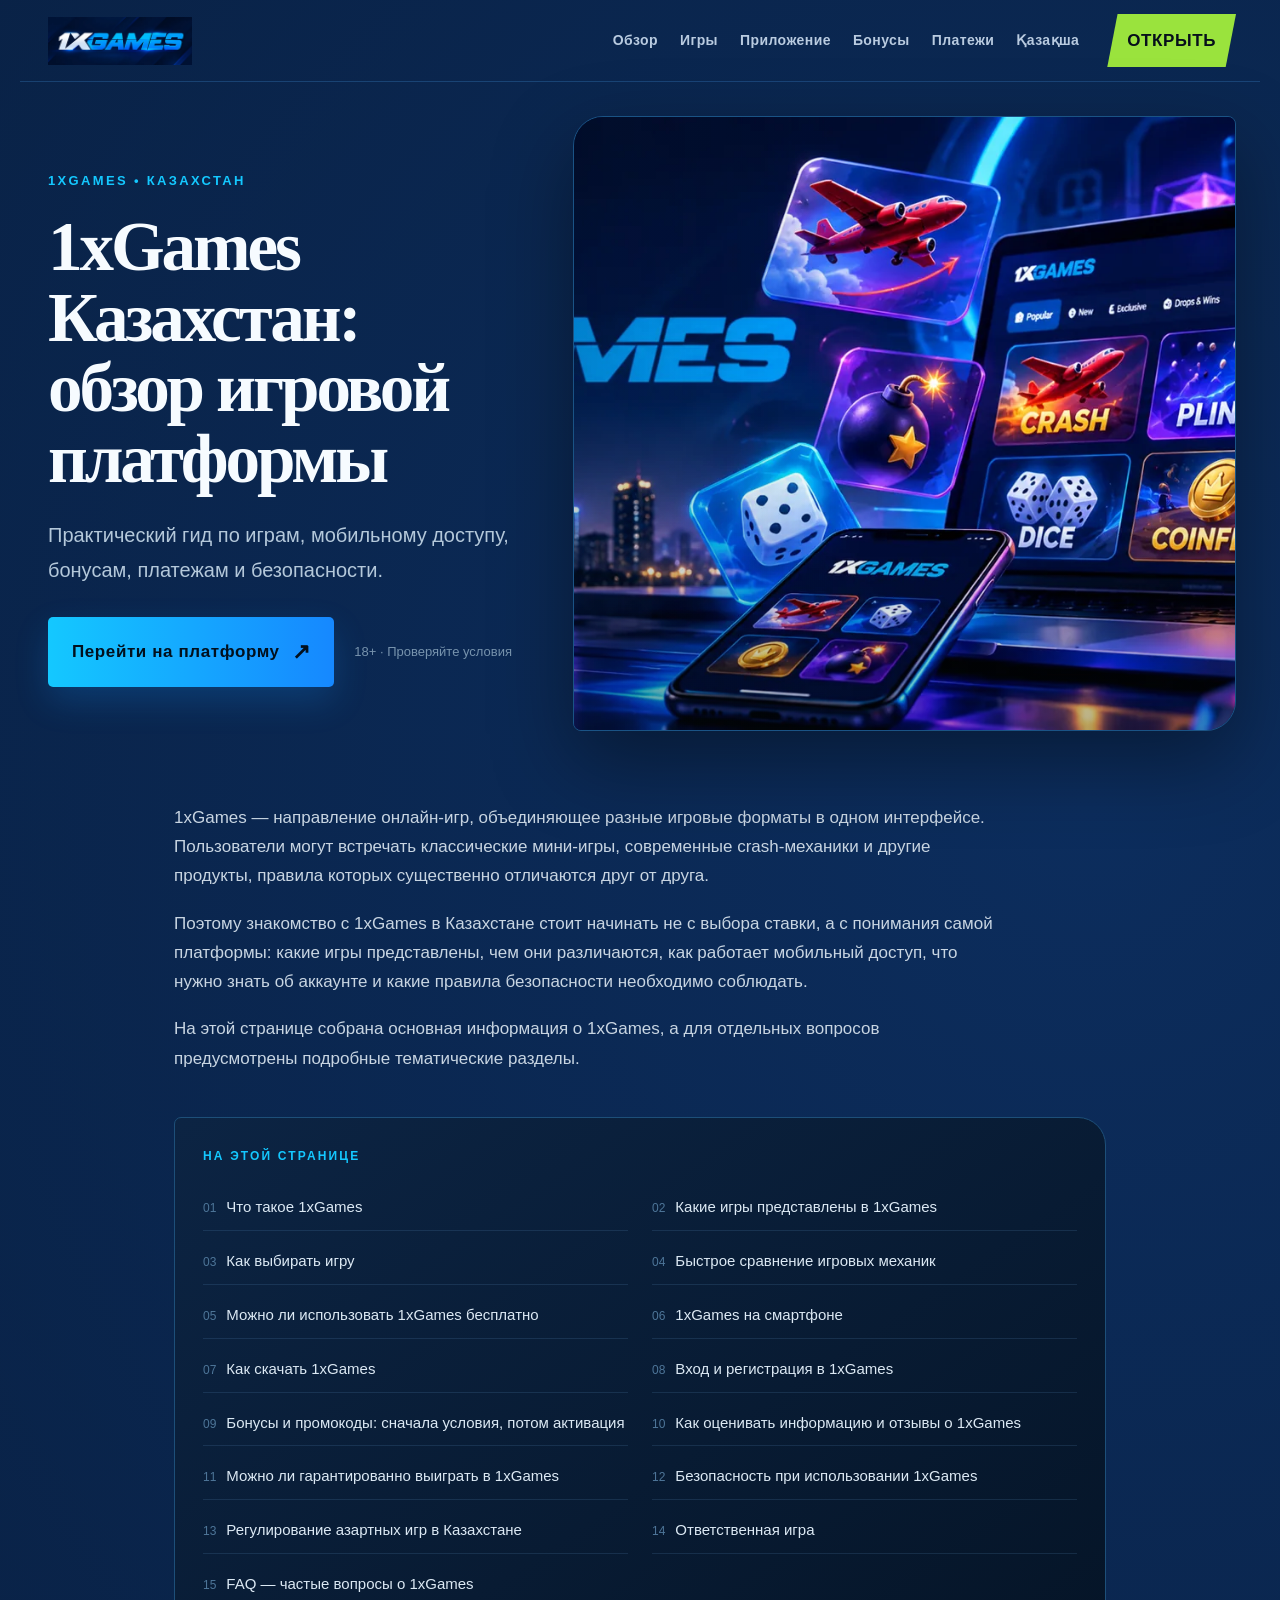
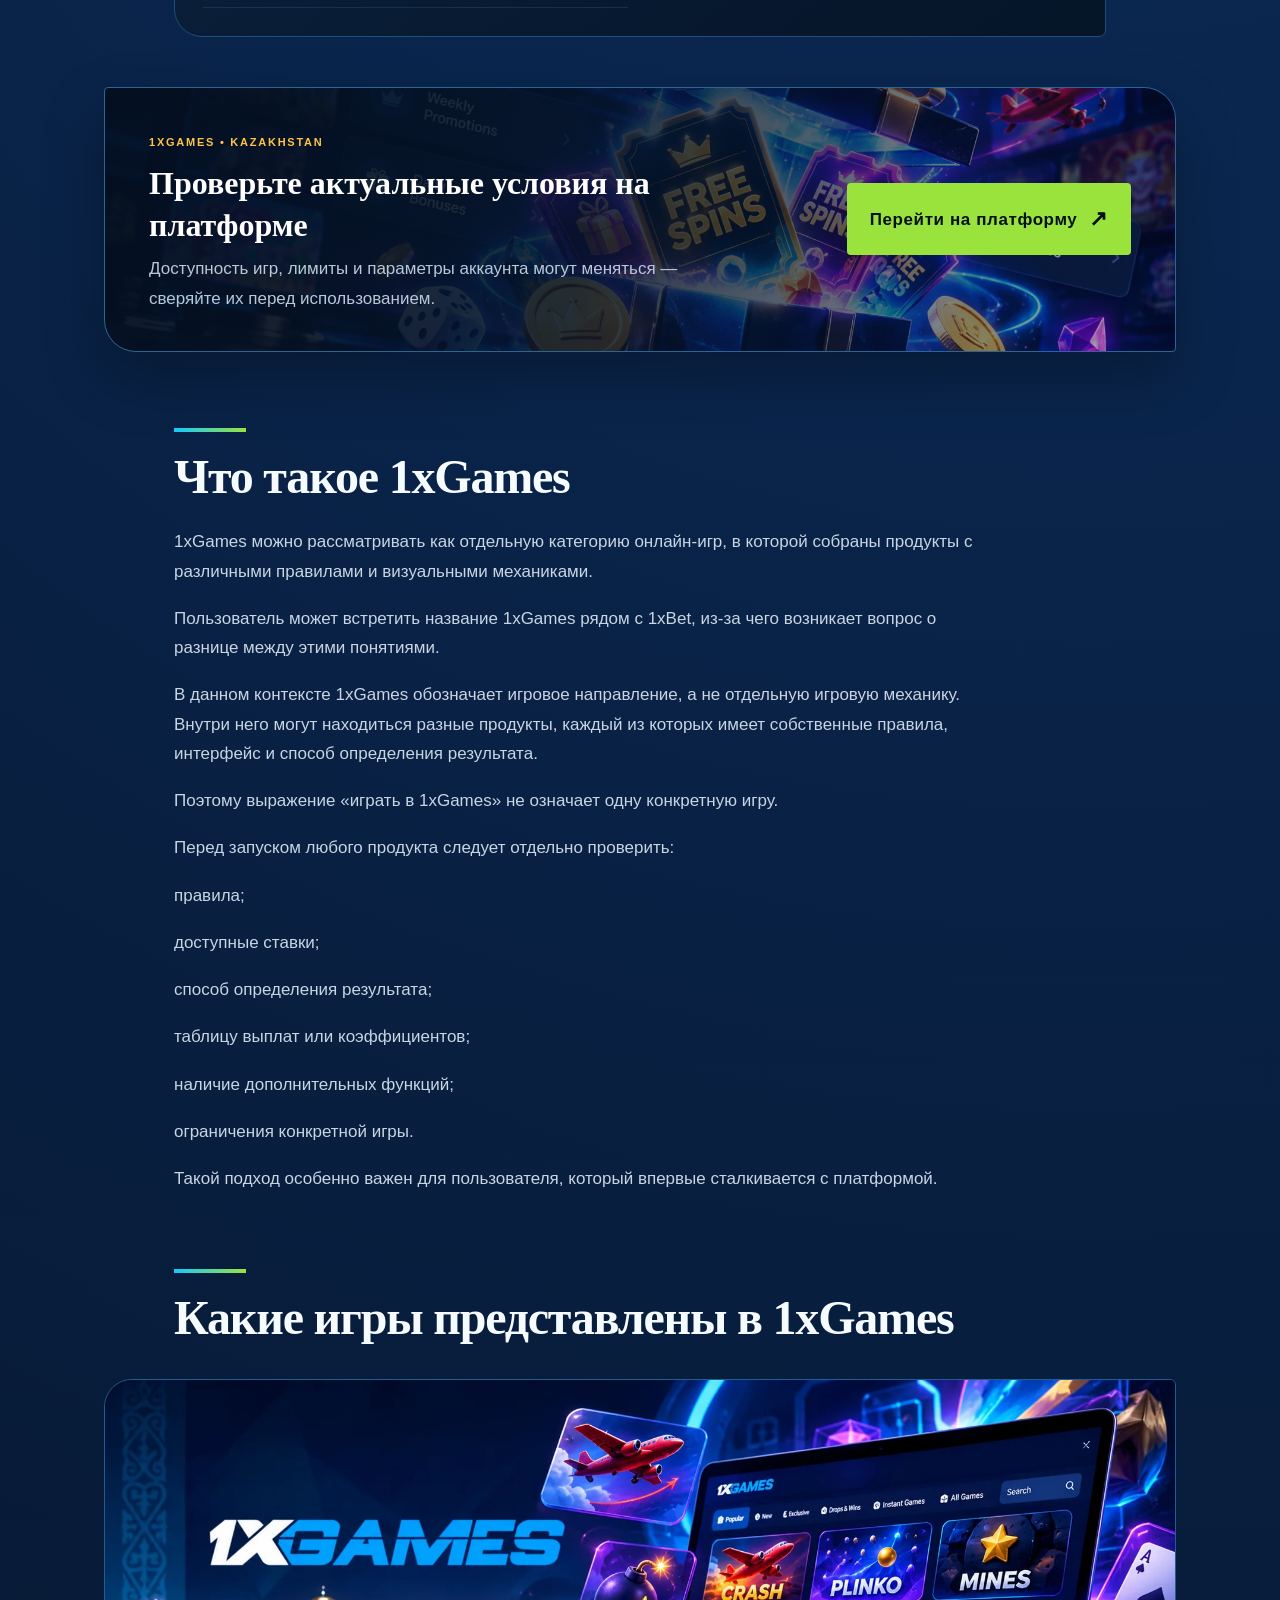
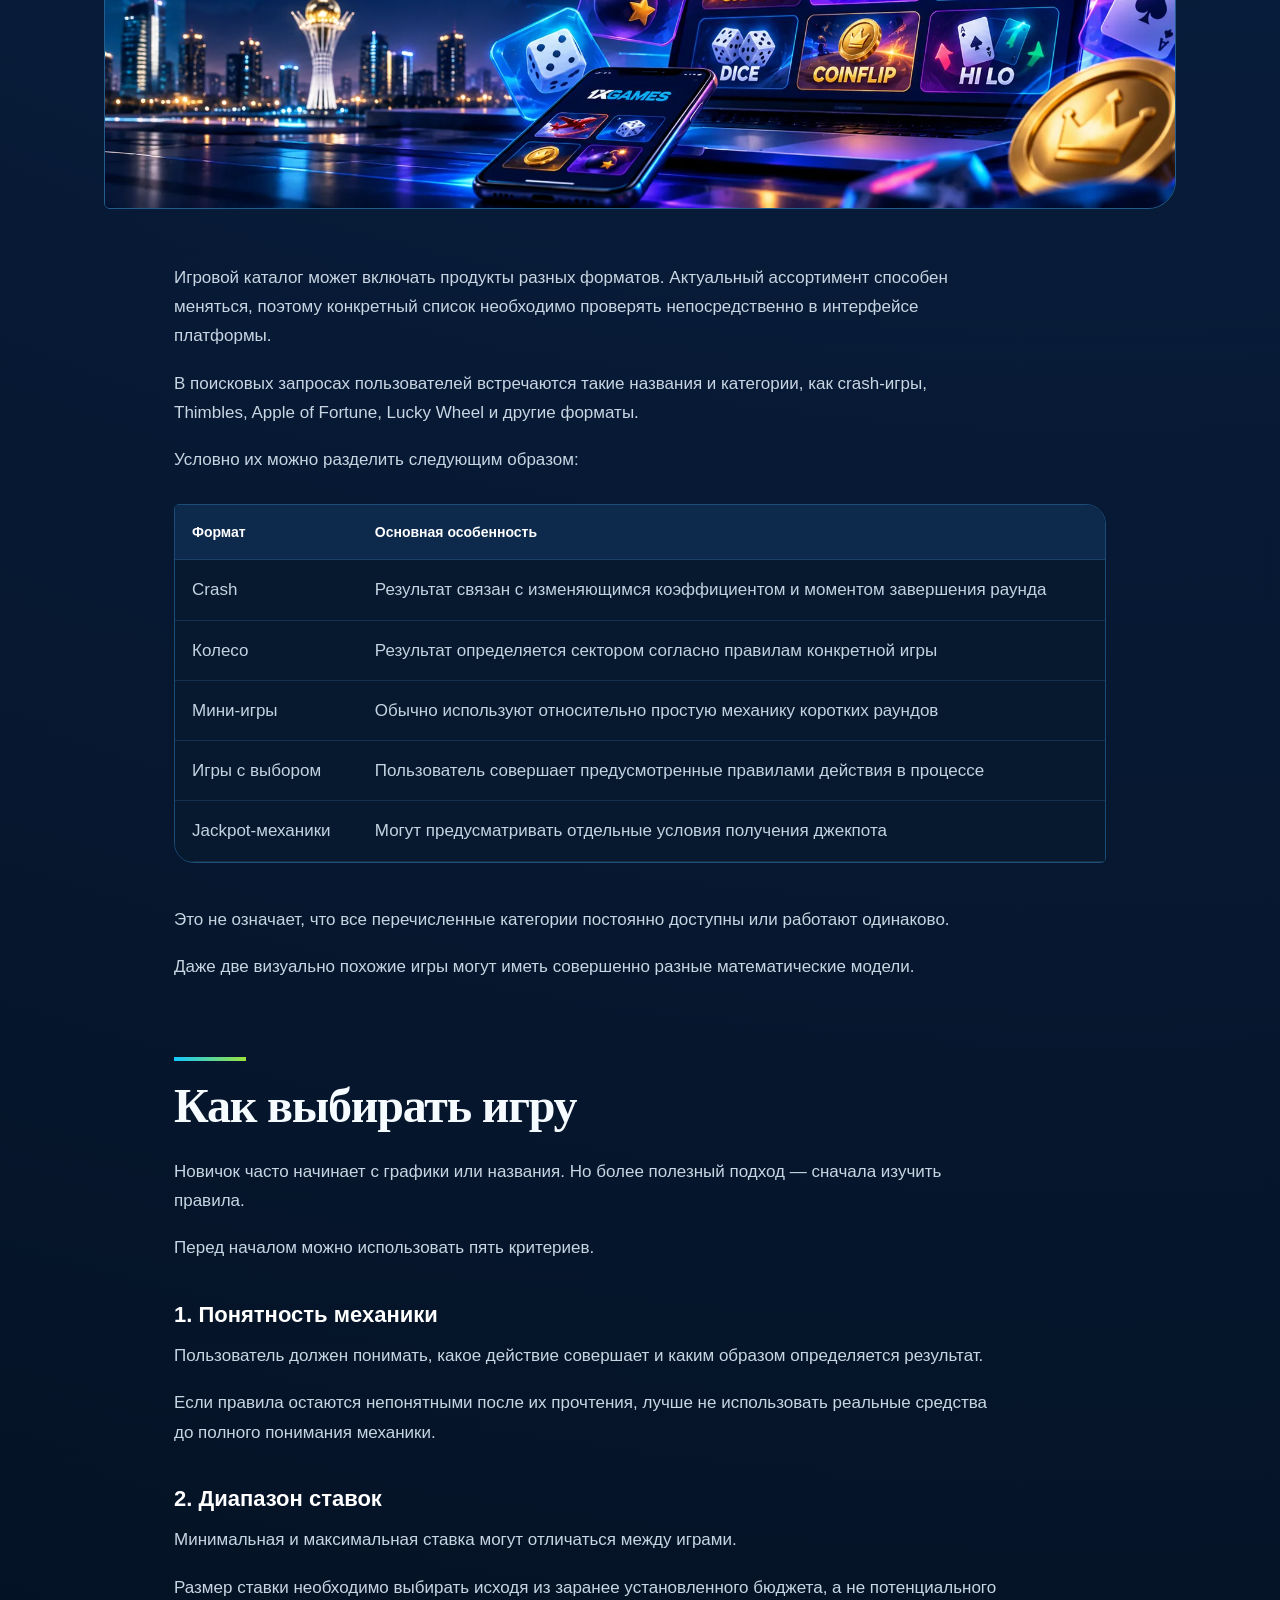
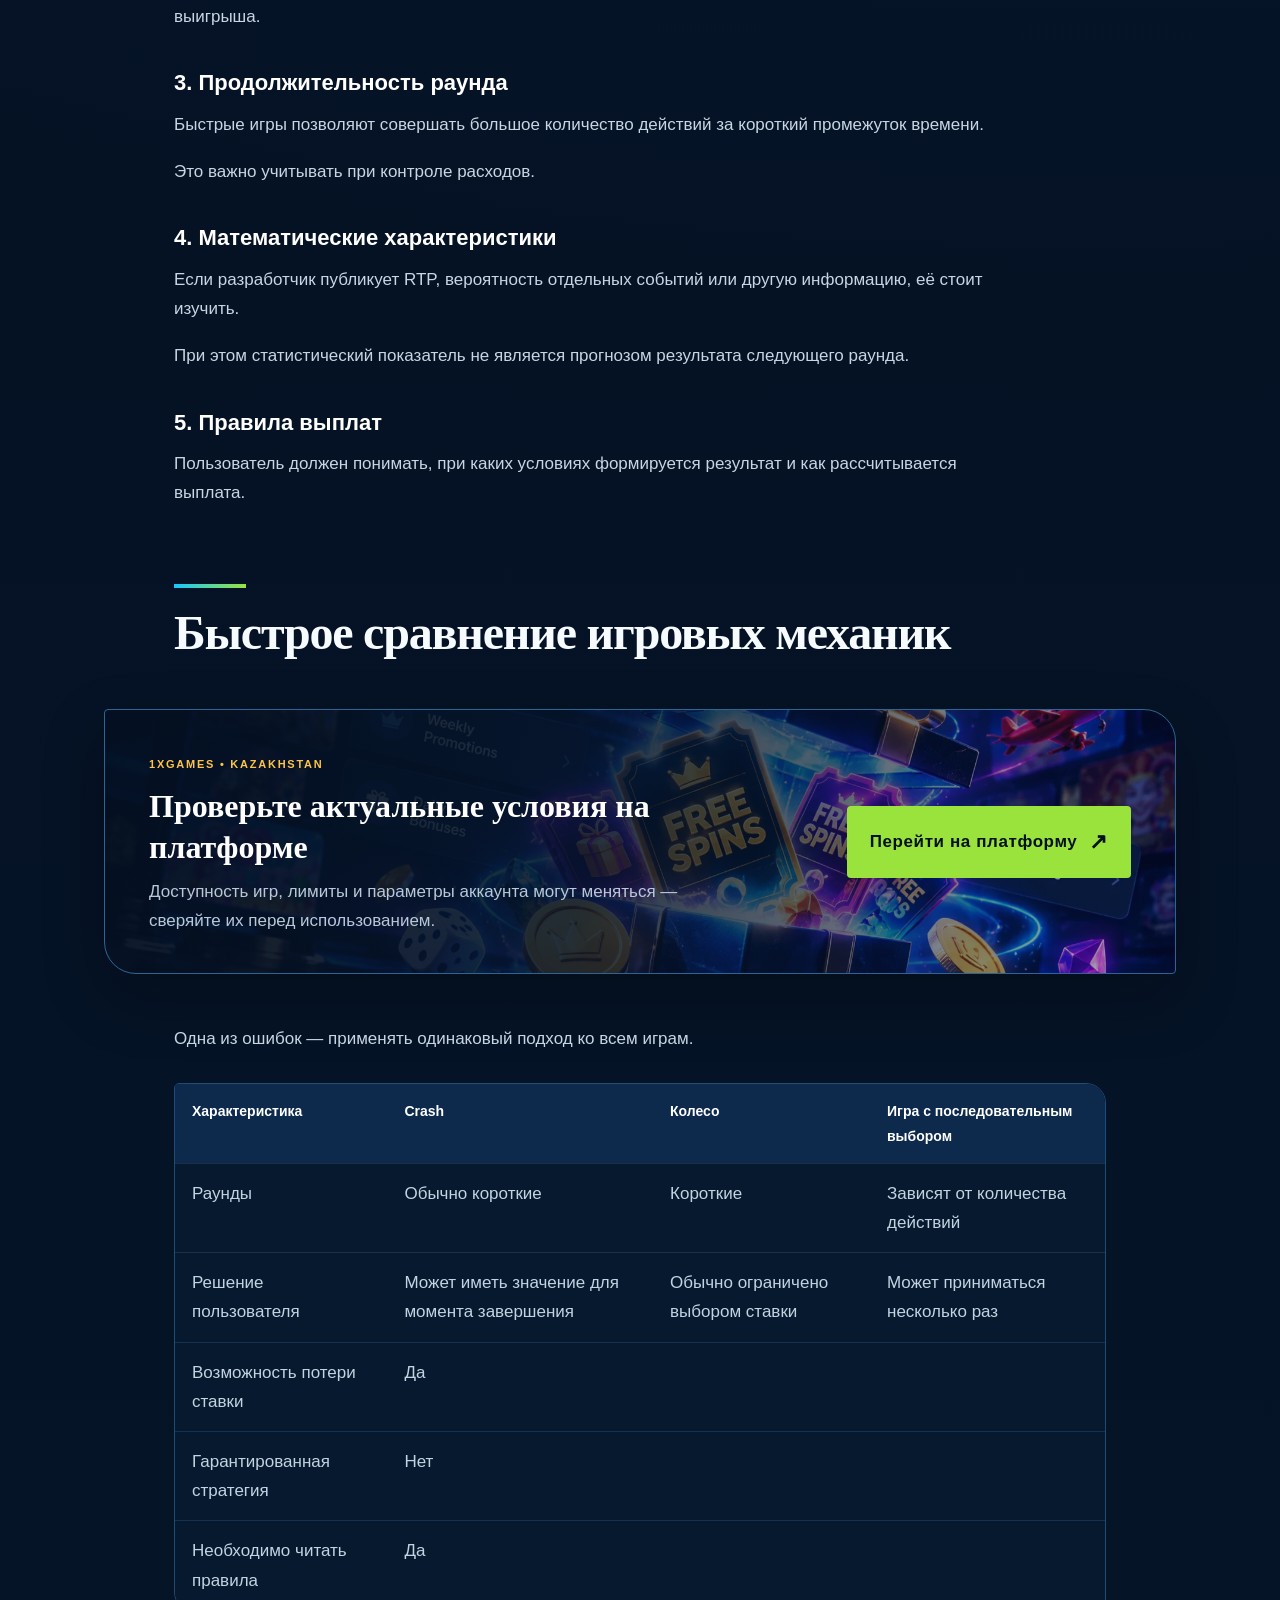
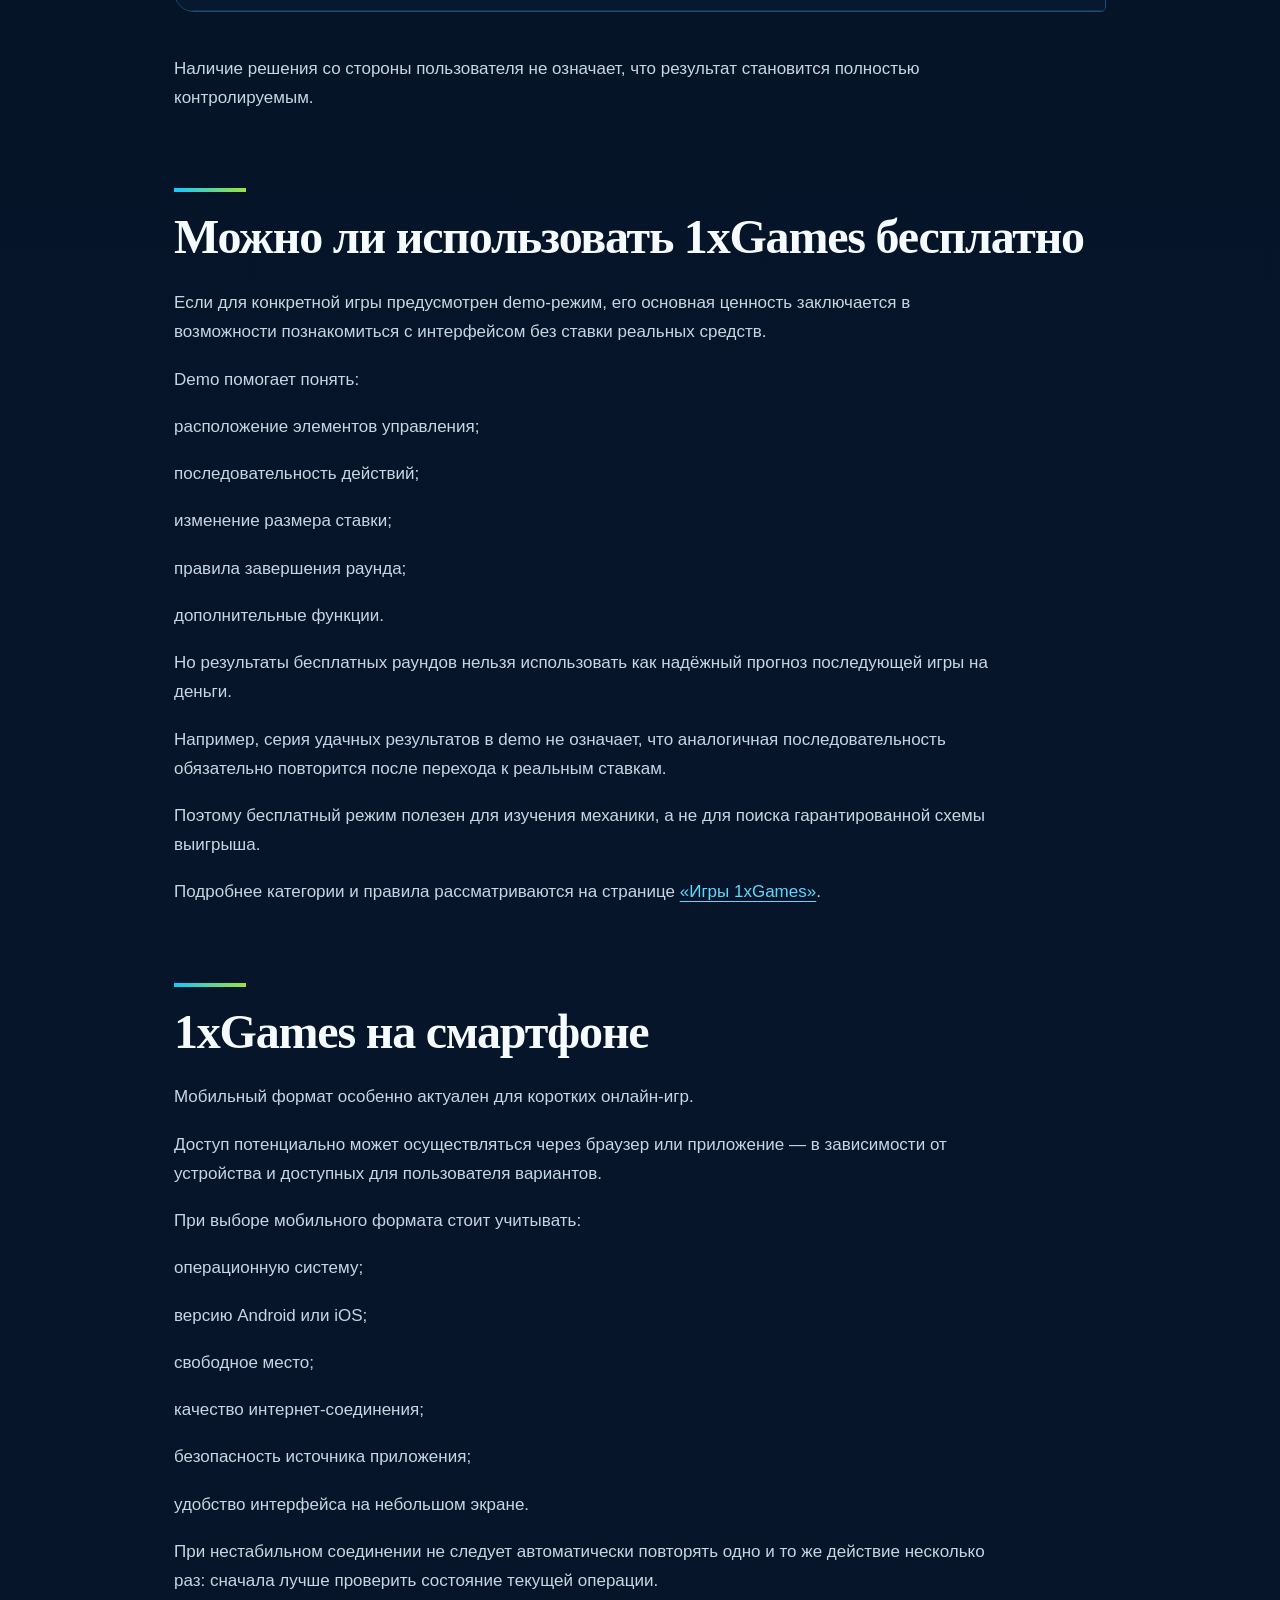
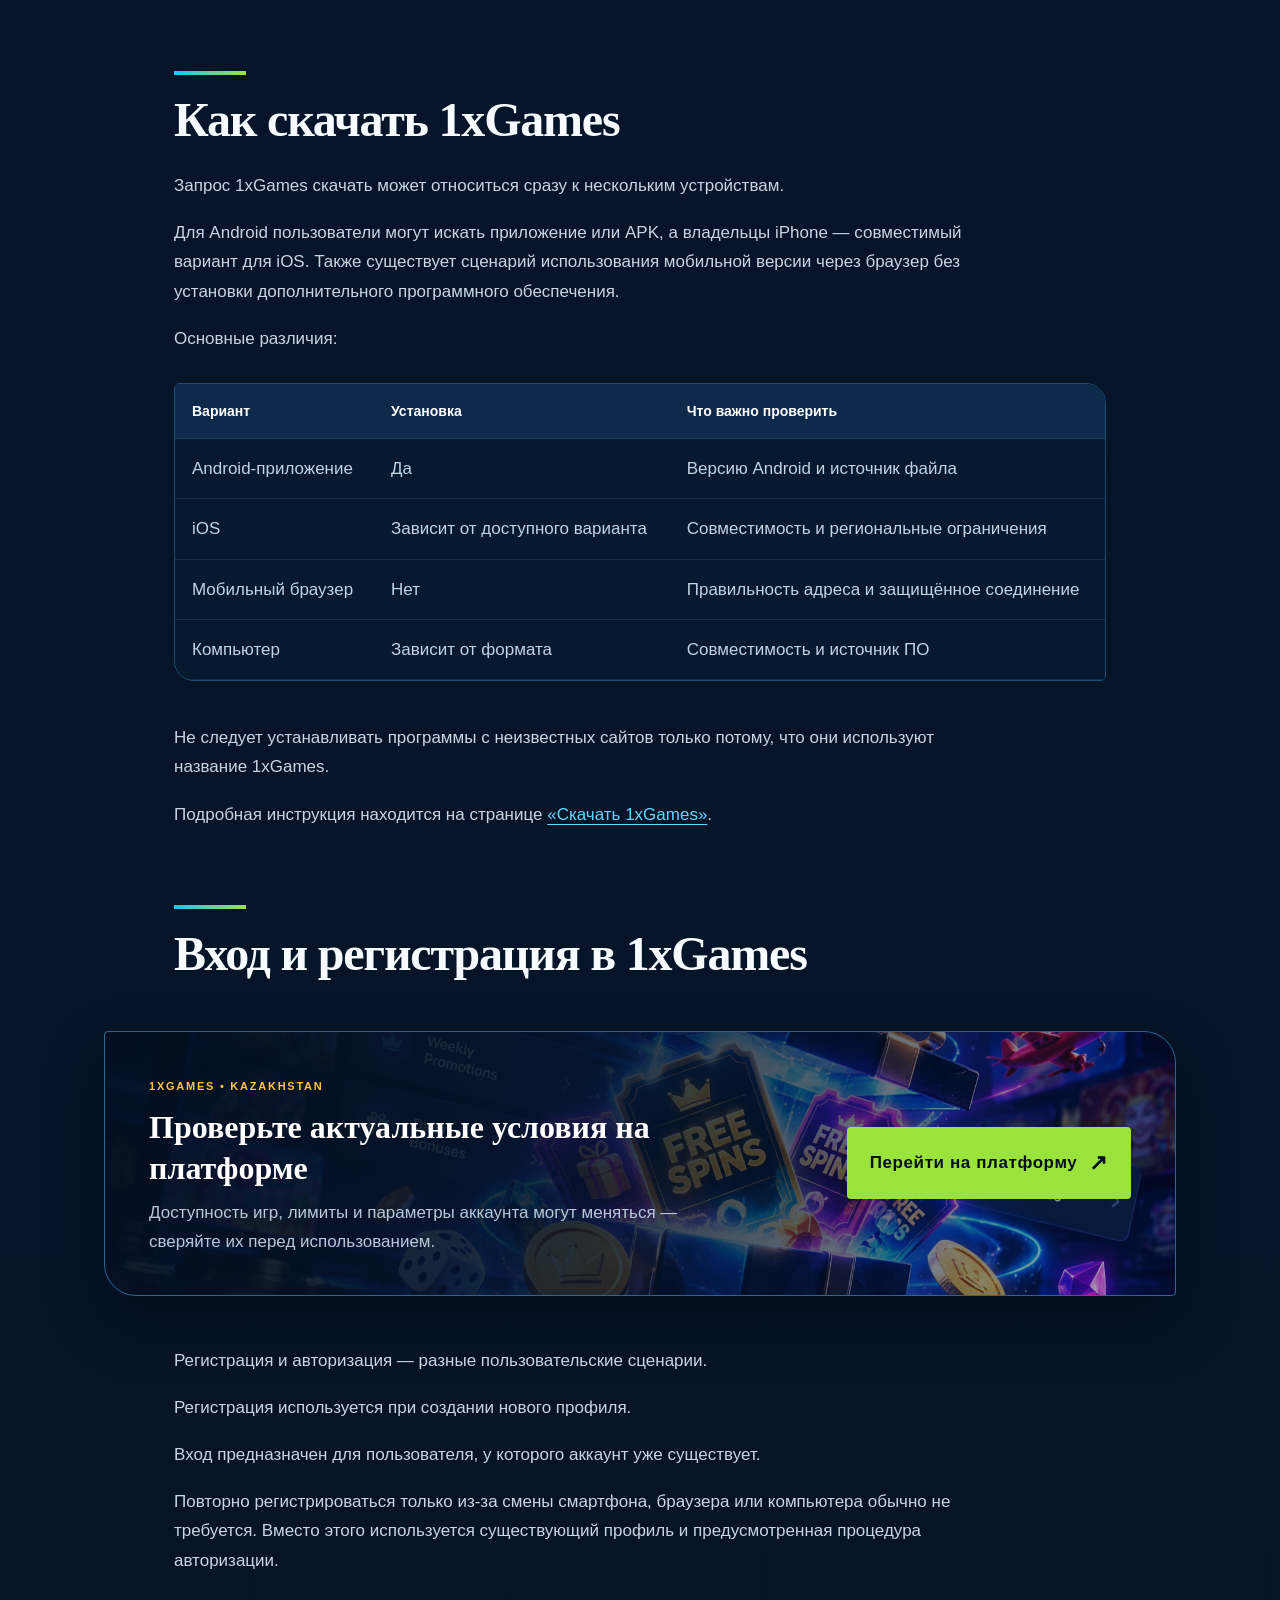
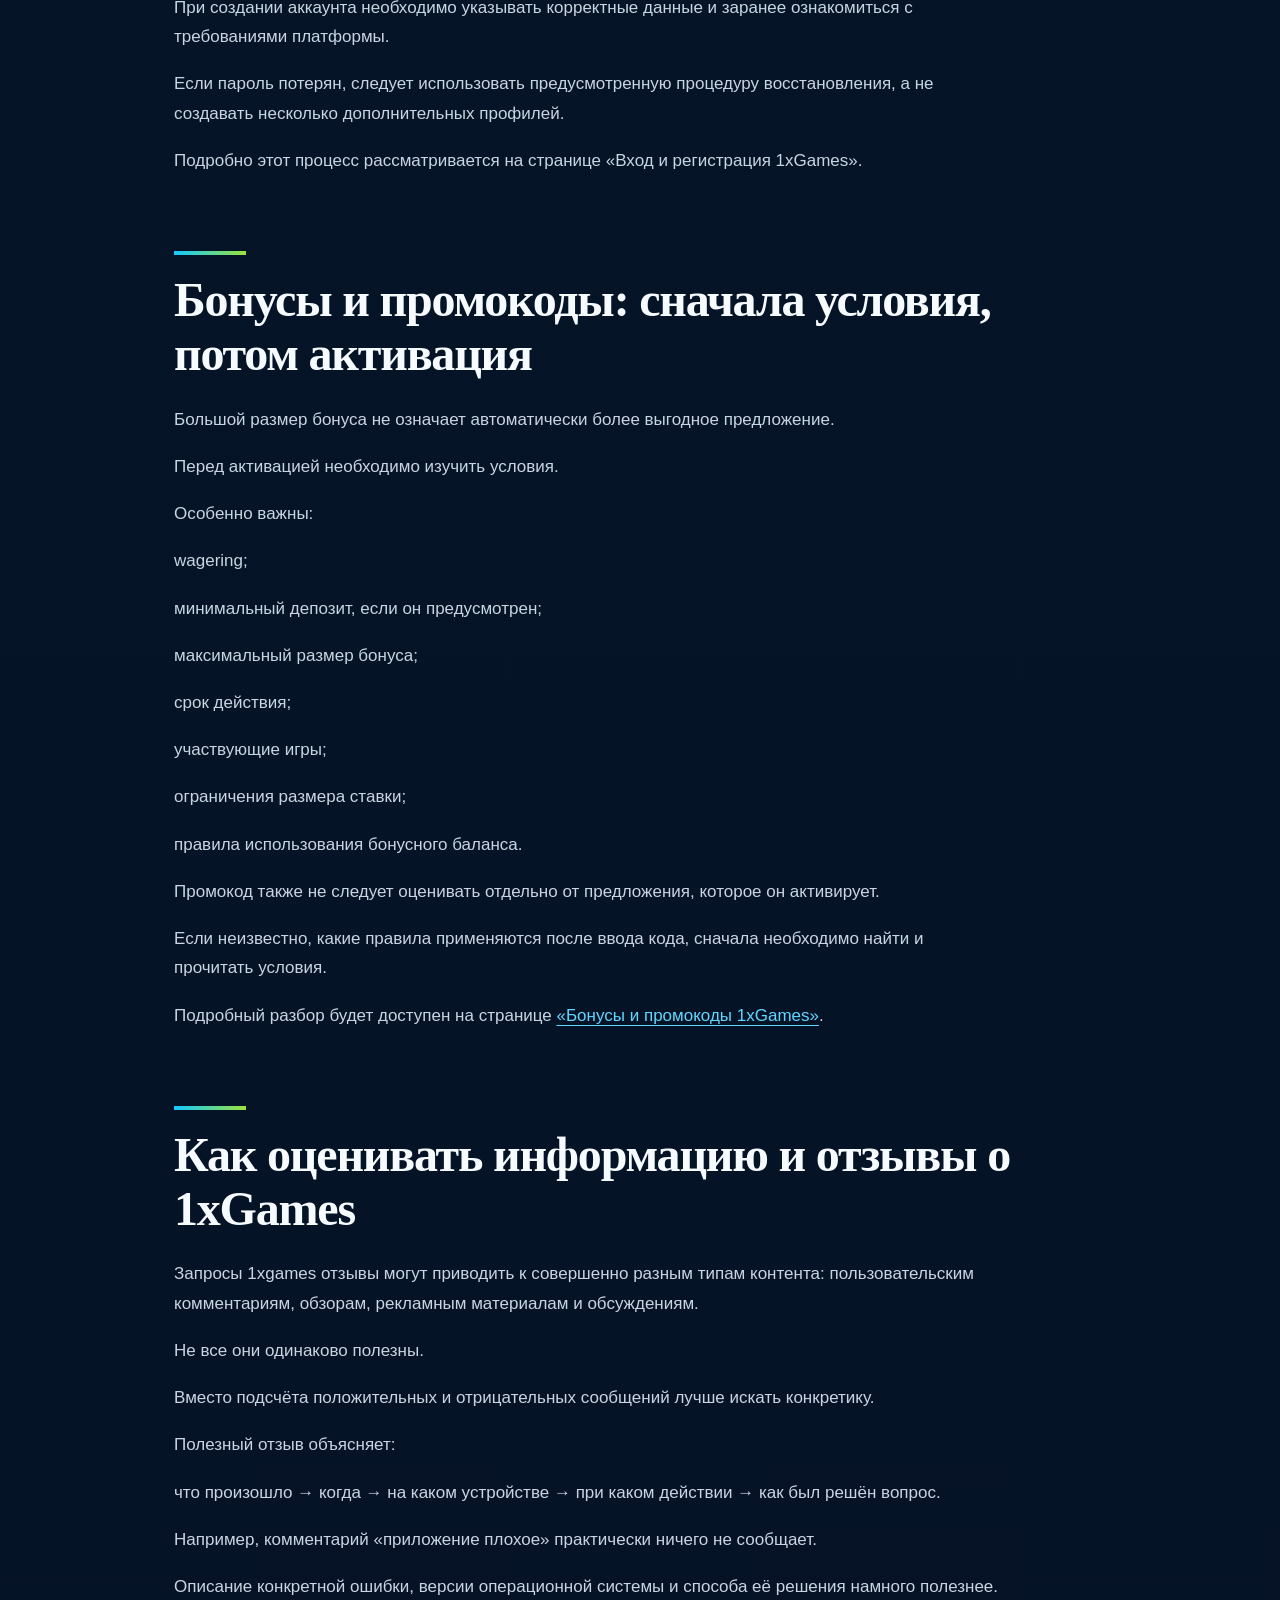
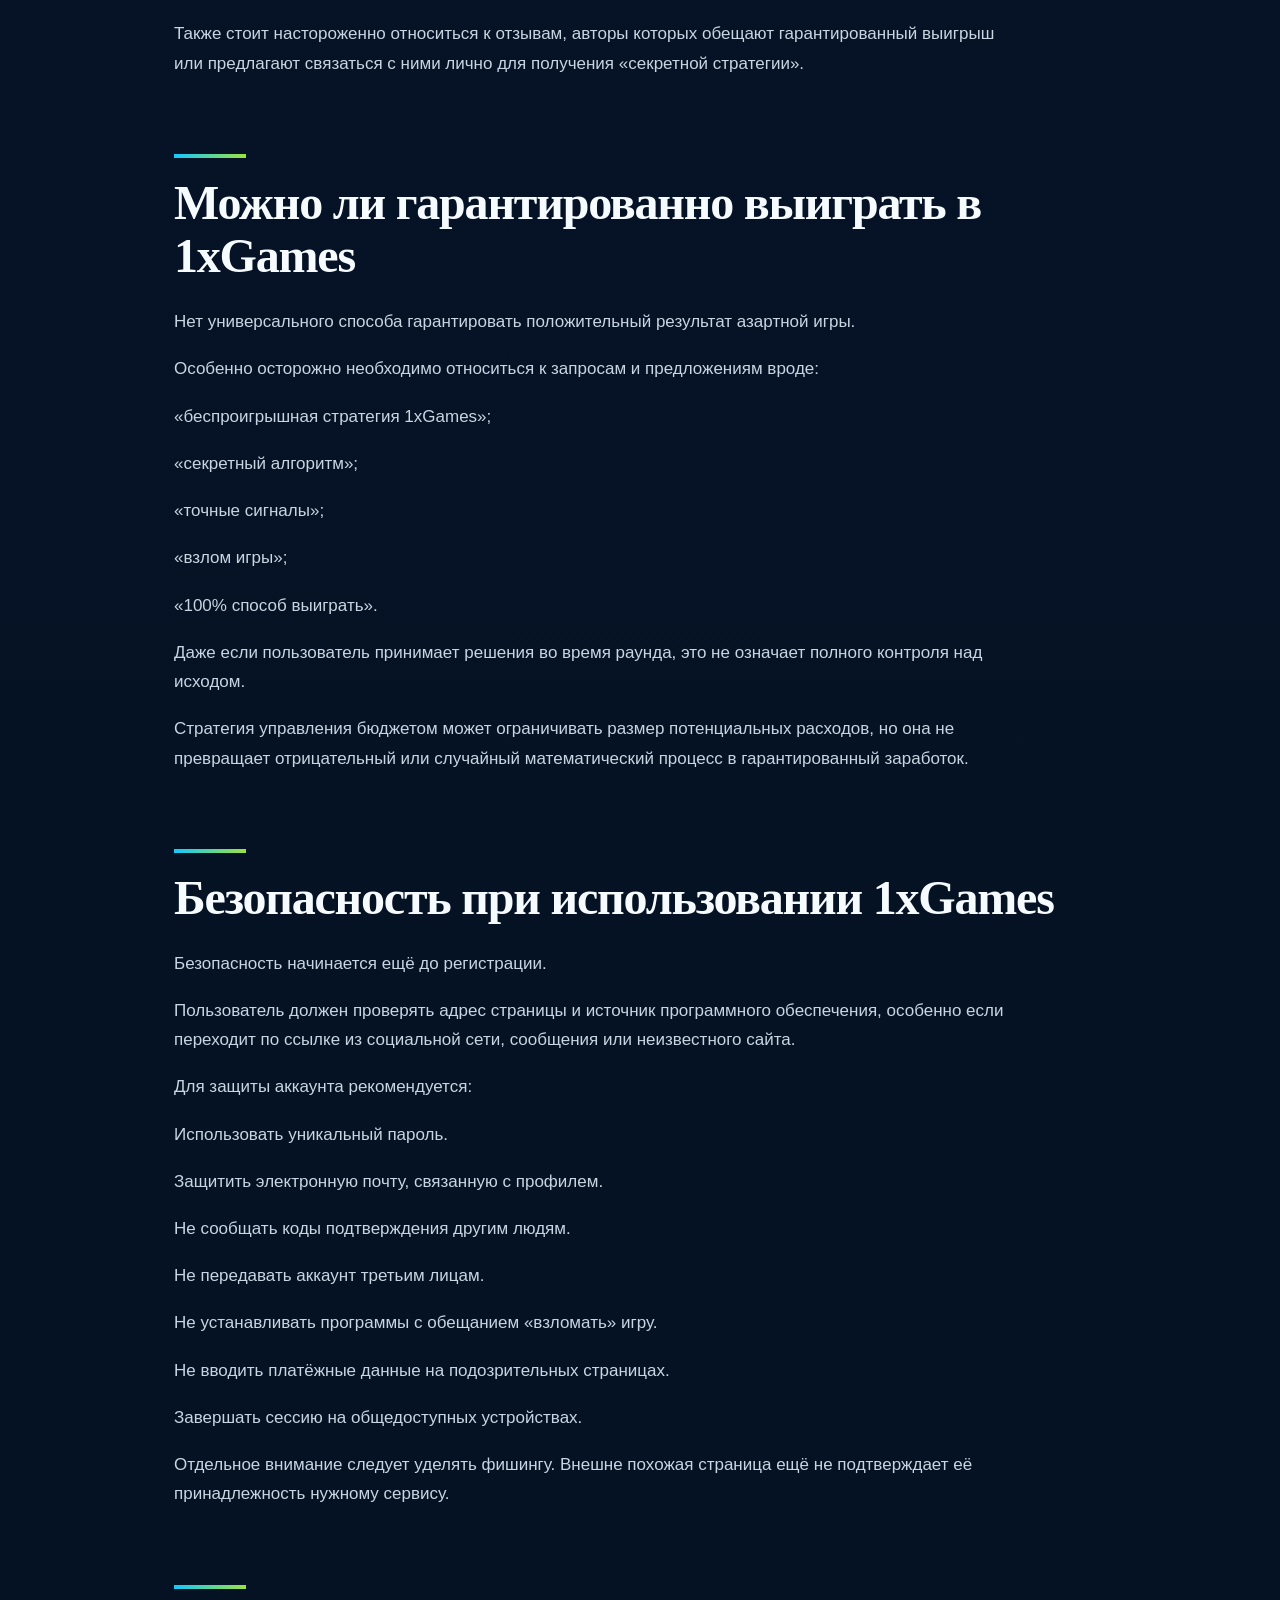
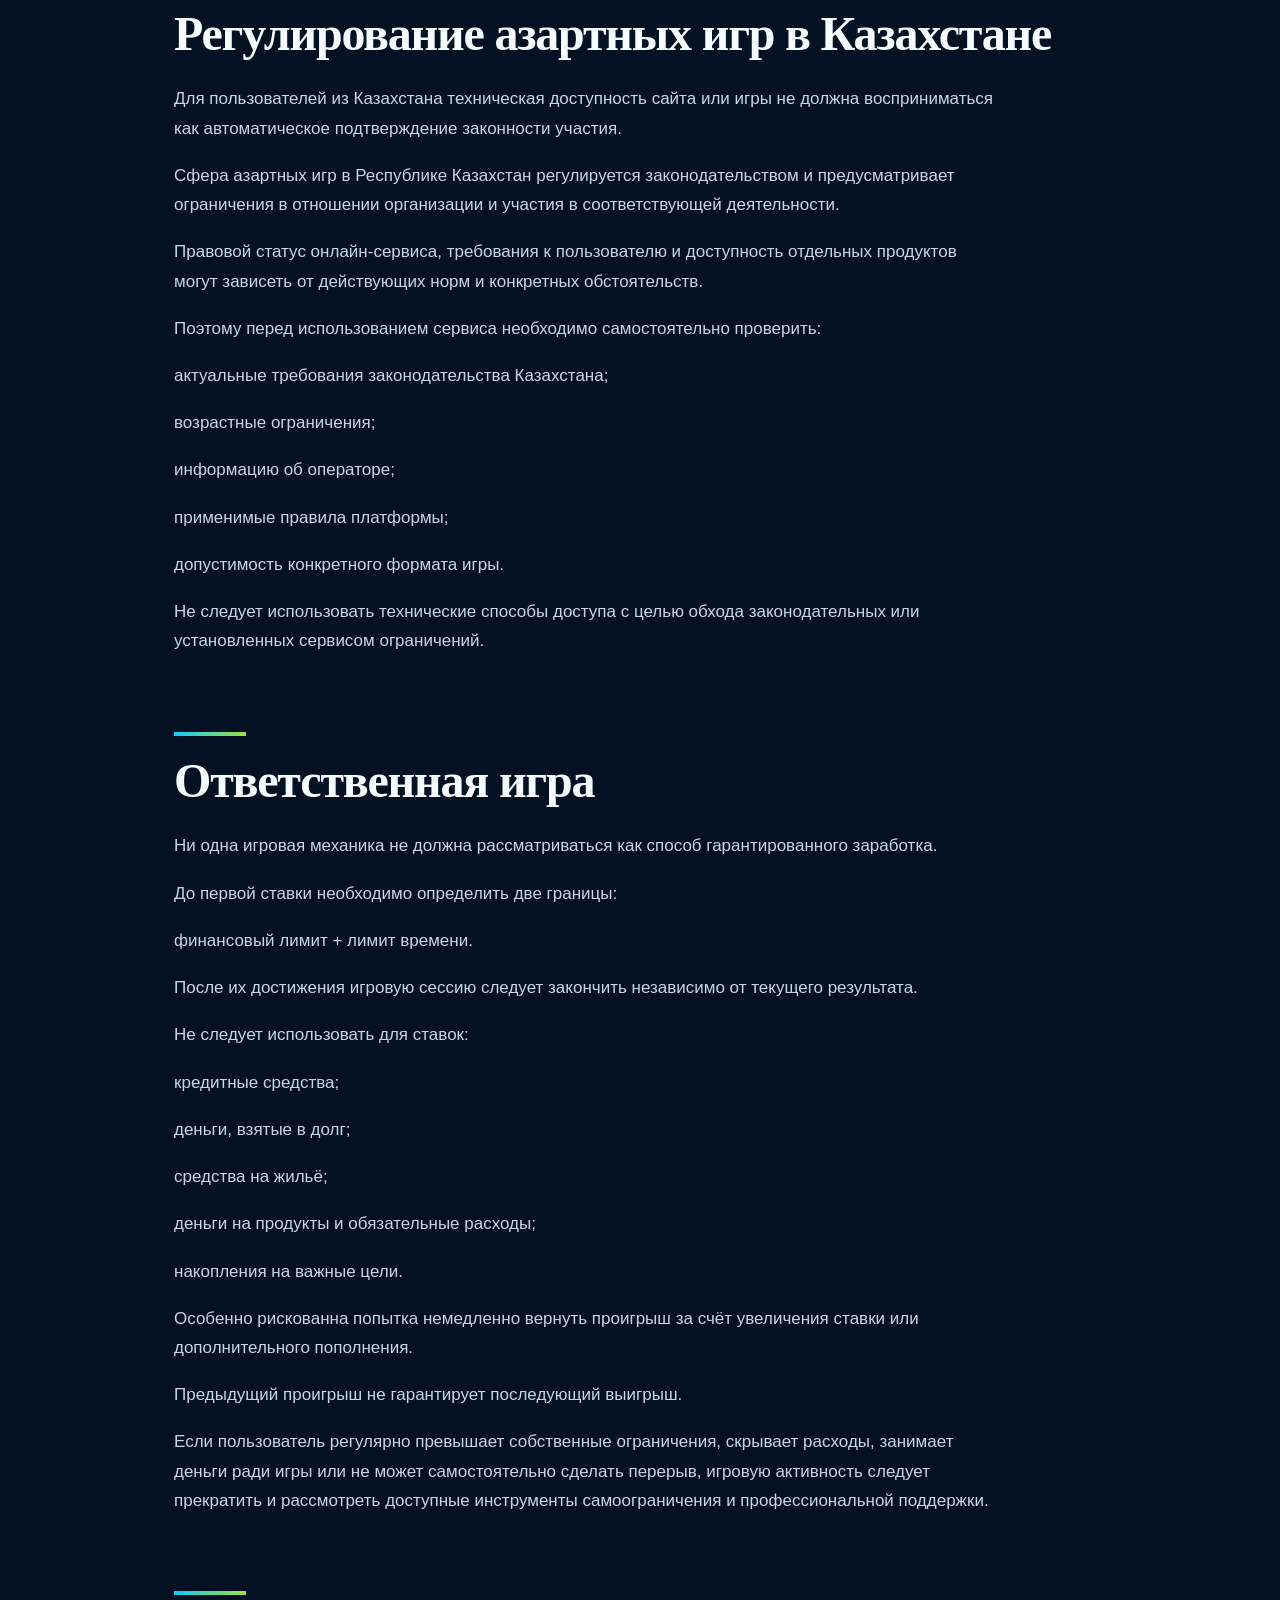
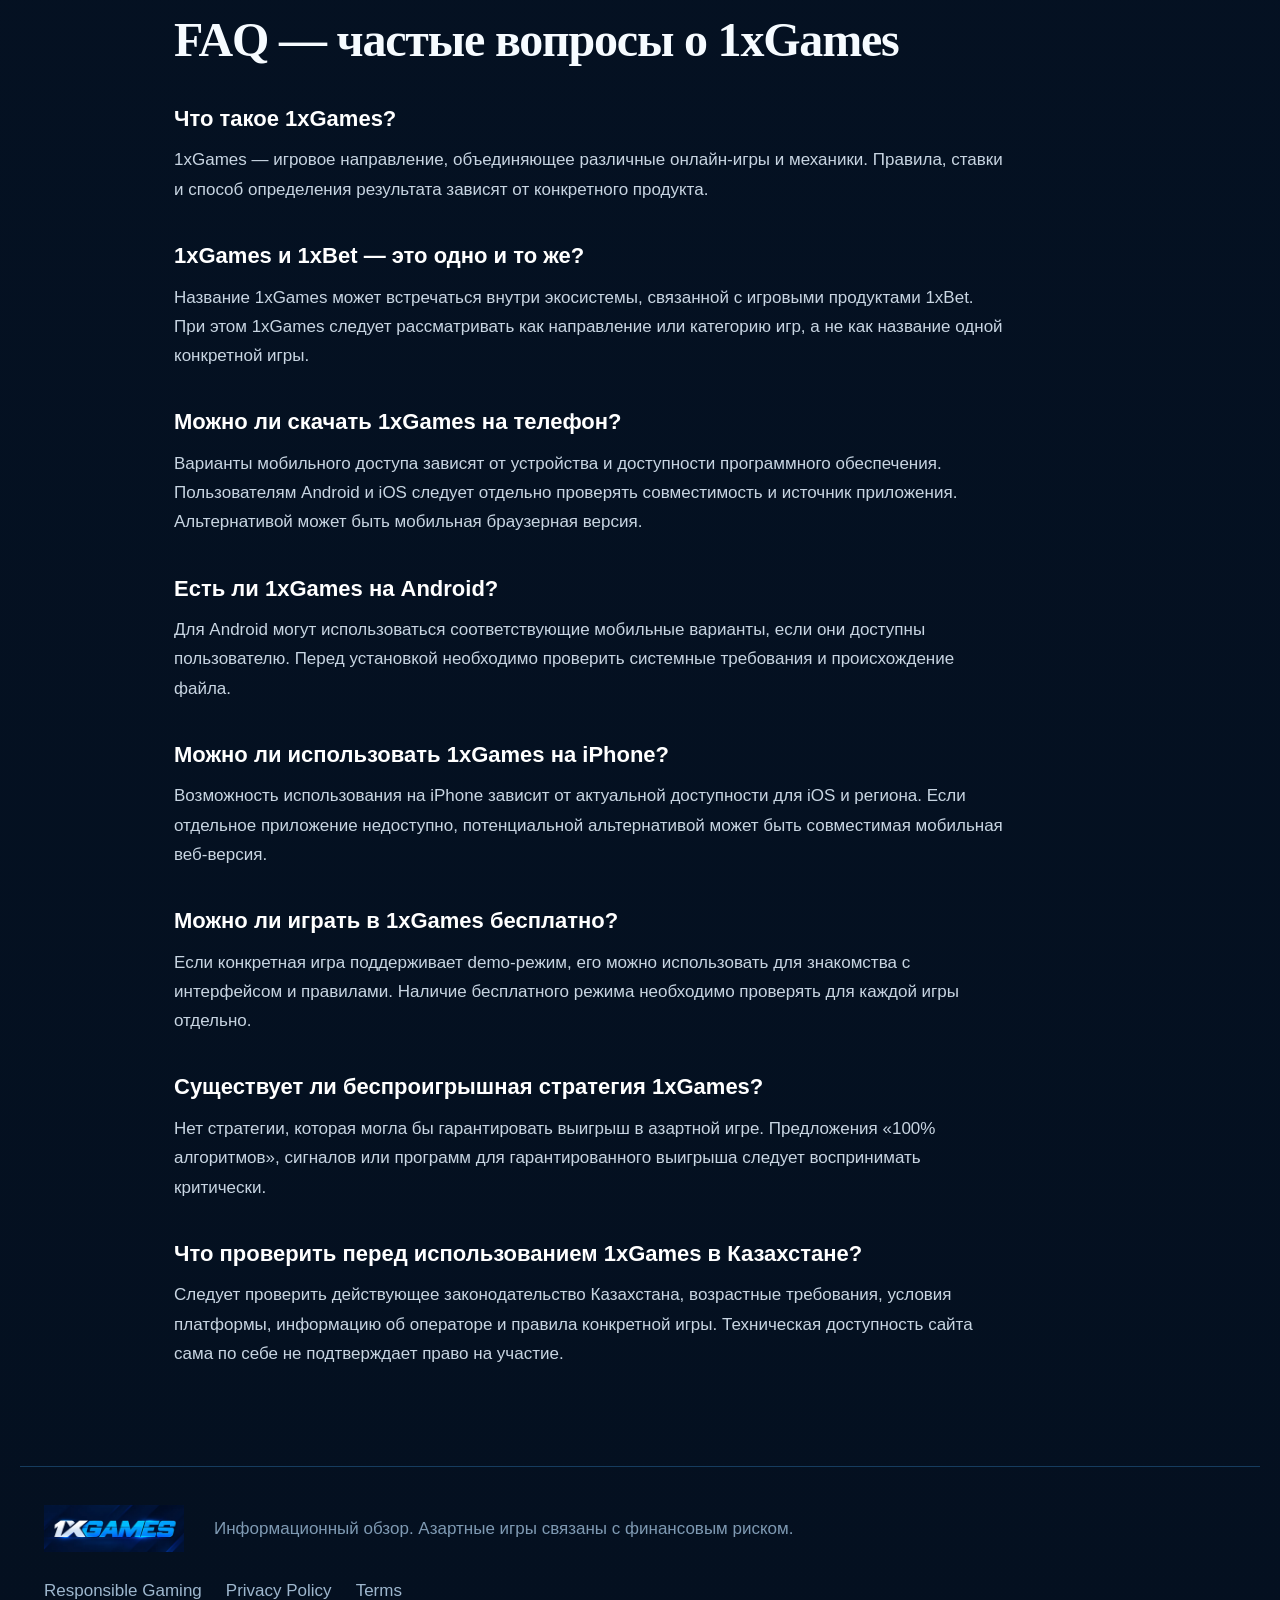
<file: index.html>
<!doctype html><html lang="ru-KZ"><head><meta charset="utf-8"><meta name="viewport" content="width=device-width,initial-scale=1"><title>1xGames Казахстан — игры, приложение и обзор платформы</title><meta name="description" content="Обзор 1xGames в Казахстане: виды игр, мобильная версия, приложение, бонусы, аккаунт и безопасность. Разбираем возможности платформы и правила игры."><link rel="canonical" href="https://buytimeinc.com/"><meta name="robots" content="index,follow"><meta name="google-site-verification" content="jDBBeCV9BaRuZMuzhp5bjR_psVSN-O8ITCXYPD31RJw" /><meta property="og:title" content="1xGames Казахстан — игры, приложение и обзор платформы"><meta property="og:description" content="Обзор 1xGames в Казахстане: виды игр, мобильная версия, приложение, бонусы, аккаунт и безопасность. Разбираем возможности платформы и правила игры."><meta property="og:url" content="https://buytimeinc.com/"><meta property="og:type" content="website"><meta property="og:image" content="https://buytimeinc.com/assets/img/hero.webp"><meta name="twitter:card" content="summary_large_image"><link rel="icon" href="/assets/img/favicon.webp"><link rel="stylesheet" href="/assets/css/site.css"></head><body>
<header class="site-head"><a class="brand" href="/"><img src="/assets/img/logo.webp" alt="1xGames"></a><nav class="main-nav"><a href="/">Обзор</a><a href="/games/">Игры</a><a href="/download/">Приложение</a><a href="/bonuses/">Бонусы</a><a href="/payments/">Платежи</a><a href="/kz/">Қазақша</a></nav><a class="head-button" href="/go/">ОТКРЫТЬ</a></header>
<main><section class="hero"><div class="hero-copy"><span class="eyebrow">1XGAMES • КАЗАХСТАН</span><h1>1xGames Казахстан: обзор игровой платформы</h1><p>Практический гид по играм, мобильному доступу, бонусам, платежам и безопасности.</p><div class="hero-actions"><a class="primary-button" href="/go/">Перейти на платформу <span>↗</span></a><span class="hero-note">18+ · Проверяйте условия</span></div></div><div class="hero-media"><img src="/assets/img/hero.webp" alt="1xGames Kazakhstan"></div></section>
<article class="article"><p>1xGames — направление онлайн-игр, объединяющее разные игровые форматы в одном интерфейсе. Пользователи могут встречать классические мини-игры, современные crash-механики и другие продукты, правила которых существенно отличаются друг от друга.</p><p>Поэтому знакомство с 1xGames в Казахстане стоит начинать не с выбора ставки, а с понимания самой платформы: какие игры представлены, чем они различаются, как работает мобильный доступ, что нужно знать об аккаунте и какие правила безопасности необходимо соблюдать.</p><p>На этой странице собрана основная информация о 1xGames, а для отдельных вопросов предусмотрены подробные тематические разделы.</p><nav class="toc"><div class="toc-label">НА ЭТОЙ СТРАНИЦЕ</div><div class="toc-grid"><a href="#что-такое-1xgames"><span>01</span>Что такое 1xGames</a><a href="#какие-игры-представлены-в-1xgames"><span>02</span>Какие игры представлены в 1xGames</a><a href="#как-выбирать-игру"><span>03</span>Как выбирать игру</a><a href="#быстрое-сравнение-игровых-механик"><span>04</span>Быстрое сравнение игровых механик</a><a href="#можно-ли-использовать-1xgames-бесплатно"><span>05</span>Можно ли использовать 1xGames бесплатно</a><a href="#1xgames-на-смартфоне"><span>06</span>1xGames на смартфоне</a><a href="#как-скачать-1xgames"><span>07</span>Как скачать 1xGames</a><a href="#вход-и-регистрация-в-1xgames"><span>08</span>Вход и регистрация в 1xGames</a><a href="#бонусы-и-промокоды-сначала-условия-потом-активация"><span>09</span>Бонусы и промокоды: сначала условия, потом активация</a><a href="#как-оценивать-информацию-и-отзывы-о-1xgames"><span>10</span>Как оценивать информацию и отзывы о 1xGames</a><a href="#можно-ли-гарантированно-выиграть-в-1xgames"><span>11</span>Можно ли гарантированно выиграть в 1xGames</a><a href="#безопасность-при-использовании-1xgames"><span>12</span>Безопасность при использовании 1xGames</a><a href="#регулирование-азартных-игр-в-казахстане"><span>13</span>Регулирование азартных игр в Казахстане</a><a href="#ответственная-игра"><span>14</span>Ответственная игра</a><a href="#faq-частые-вопросы-о-1xgames"><span>15</span>FAQ — частые вопросы о 1xGames</a></div></nav><aside class="cta-band"><div><span class="cta-kicker">1XGAMES • KAZAKHSTAN</span><h3>Проверьте актуальные условия на платформе</h3><p>Доступность игр, лимиты и параметры аккаунта могут меняться — сверяйте их перед использованием.</p></div><a class="cta-button" href="/go/">Перейти на платформу<span>↗</span></a></aside><h2 id="что-такое-1xgames">Что такое 1xGames</h2><p>1xGames можно рассматривать как отдельную категорию онлайн-игр, в которой собраны продукты с различными правилами и визуальными механиками.</p><p>Пользователь может встретить название 1xGames рядом с 1xBet, из-за чего возникает вопрос о разнице между этими понятиями.</p><p>В данном контексте 1xGames обозначает игровое направление, а не отдельную игровую механику. Внутри него могут находиться разные продукты, каждый из которых имеет собственные правила, интерфейс и способ определения результата.</p><p>Поэтому выражение «играть в 1xGames» не означает одну конкретную игру.</p><p>Перед запуском любого продукта следует отдельно проверить:</p><p>правила;</p><p>доступные ставки;</p><p>способ определения результата;</p><p>таблицу выплат или коэффициентов;</p><p>наличие дополнительных функций;</p><p>ограничения конкретной игры.</p><p>Такой подход особенно важен для пользователя, который впервые сталкивается с платформой.</p><h2 id="какие-игры-представлены-в-1xgames">Какие игры представлены в 1xGames</h2><figure class="feature-visual"><img src="/assets/img/hero.webp" alt="1xGames Kazakhstan" loading="lazy"></figure><p>Игровой каталог может включать продукты разных форматов. Актуальный ассортимент способен меняться, поэтому конкретный список необходимо проверять непосредственно в интерфейсе платформы.</p><p>В поисковых запросах пользователей встречаются такие названия и категории, как crash-игры, Thimbles, Apple of Fortune, Lucky Wheel и другие форматы.</p><p>Условно их можно разделить следующим образом:</p><div class="table-wrap"><table><tr><th>Формат</th><th>Основная особенность</th></tr><tr><td>Crash</td><td>Результат связан с изменяющимся коэффициентом и моментом завершения раунда</td></tr><tr><td>Колесо</td><td>Результат определяется сектором согласно правилам конкретной игры</td></tr><tr><td>Мини-игры</td><td>Обычно используют относительно простую механику коротких раундов</td></tr><tr><td>Игры с выбором</td><td>Пользователь совершает предусмотренные правилами действия в процессе</td></tr><tr><td>Jackpot-механики</td><td>Могут предусматривать отдельные условия получения джекпота</td></tr></table></div><p>Это не означает, что все перечисленные категории постоянно доступны или работают одинаково.</p><p>Даже две визуально похожие игры могут иметь совершенно разные математические модели.</p><h2 id="как-выбирать-игру">Как выбирать игру</h2><p>Новичок часто начинает с графики или названия. Но более полезный подход — сначала изучить правила.</p><p>Перед началом можно использовать пять критериев.</p><h3>1. Понятность механики</h3><p>Пользователь должен понимать, какое действие совершает и каким образом определяется результат.</p><p>Если правила остаются непонятными после их прочтения, лучше не использовать реальные средства до полного понимания механики.</p><h3>2. Диапазон ставок</h3><p>Минимальная и максимальная ставка могут отличаться между играми.</p><p>Размер ставки необходимо выбирать исходя из заранее установленного бюджета, а не потенциального выигрыша.</p><h3>3. Продолжительность раунда</h3><p>Быстрые игры позволяют совершать большое количество действий за короткий промежуток времени.</p><p>Это важно учитывать при контроле расходов.</p><h3>4. Математические характеристики</h3><p>Если разработчик публикует RTP, вероятность отдельных событий или другую информацию, её стоит изучить.</p><p>При этом статистический показатель не является прогнозом результата следующего раунда.</p><h3>5. Правила выплат</h3><p>Пользователь должен понимать, при каких условиях формируется результат и как рассчитывается выплата.</p><h2 id="быстрое-сравнение-игровых-механик">Быстрое сравнение игровых механик</h2><aside class="cta-band"><div><span class="cta-kicker">1XGAMES • KAZAKHSTAN</span><h3>Проверьте актуальные условия на платформе</h3><p>Доступность игр, лимиты и параметры аккаунта могут меняться — сверяйте их перед использованием.</p></div><a class="cta-button" href="/go/">Перейти на платформу<span>↗</span></a></aside><p>Одна из ошибок — применять одинаковый подход ко всем играм.</p><div class="table-wrap"><table><tr><th>Характеристика</th><th>Crash</th><th>Колесо</th><th>Игра с последовательным выбором</th></tr><tr><td>Раунды</td><td>Обычно короткие</td><td>Короткие</td><td>Зависят от количества действий</td></tr><tr><td>Решение пользователя</td><td>Может иметь значение для момента завершения</td><td>Обычно ограничено выбором ставки</td><td>Может приниматься несколько раз</td></tr><tr><td>Возможность потери ставки</td><td>Да</td><td></td><td></td></tr><tr><td>Гарантированная стратегия</td><td>Нет</td><td></td><td></td></tr><tr><td>Необходимо читать правила</td><td>Да</td><td></td><td></td></tr></table></div><p>Наличие решения со стороны пользователя не означает, что результат становится полностью контролируемым.</p><h2 id="можно-ли-использовать-1xgames-бесплатно">Можно ли использовать 1xGames бесплатно</h2><p>Если для конкретной игры предусмотрен demo-режим, его основная ценность заключается в возможности познакомиться с интерфейсом без ставки реальных средств.</p><p>Demo помогает понять:</p><p>расположение элементов управления;</p><p>последовательность действий;</p><p>изменение размера ставки;</p><p>правила завершения раунда;</p><p>дополнительные функции.</p><p>Но результаты бесплатных раундов нельзя использовать как надёжный прогноз последующей игры на деньги.</p><p>Например, серия удачных результатов в demo не означает, что аналогичная последовательность обязательно повторится после перехода к реальным ставкам.</p><p>Поэтому бесплатный режим полезен для изучения механики, а не для поиска гарантированной схемы выигрыша.</p><p>Подробнее категории и правила рассматриваются на странице <a href="/games/">«Игры 1xGames»</a>.</p><h2 id="1xgames-на-смартфоне">1xGames на смартфоне</h2><p>Мобильный формат особенно актуален для коротких онлайн-игр.</p><p>Доступ потенциально может осуществляться через браузер или приложение — в зависимости от устройства и доступных для пользователя вариантов.</p><p>При выборе мобильного формата стоит учитывать:</p><p>операционную систему;</p><p>версию Android или iOS;</p><p>свободное место;</p><p>качество интернет-соединения;</p><p>безопасность источника приложения;</p><p>удобство интерфейса на небольшом экране.</p><p>При нестабильном соединении не следует автоматически повторять одно и то же действие несколько раз: сначала лучше проверить состояние текущей операции.</p><h2 id="как-скачать-1xgames">Как скачать 1xGames</h2><p>Запрос 1xGames скачать может относиться сразу к нескольким устройствам.</p><p>Для Android пользователи могут искать приложение или APK, а владельцы iPhone — совместимый вариант для iOS. Также существует сценарий использования мобильной версии через браузер без установки дополнительного программного обеспечения.</p><p>Основные различия:</p><div class="table-wrap"><table><tr><th>Вариант</th><th>Установка</th><th>Что важно проверить</th></tr><tr><td>Android-приложение</td><td>Да</td><td>Версию Android и источник файла</td></tr><tr><td>iOS</td><td>Зависит от доступного варианта</td><td>Совместимость и региональные ограничения</td></tr><tr><td>Мобильный браузер</td><td>Нет</td><td>Правильность адреса и защищённое соединение</td></tr><tr><td>Компьютер</td><td>Зависит от формата</td><td>Совместимость и источник ПО</td></tr></table></div><p>Не следует устанавливать программы с неизвестных сайтов только потому, что они используют название 1xGames.</p><p>Подробная инструкция находится на странице <a href="/download/">«Скачать 1xGames»</a>.</p><h2 id="вход-и-регистрация-в-1xgames">Вход и регистрация в 1xGames</h2><aside class="cta-band"><div><span class="cta-kicker">1XGAMES • KAZAKHSTAN</span><h3>Проверьте актуальные условия на платформе</h3><p>Доступность игр, лимиты и параметры аккаунта могут меняться — сверяйте их перед использованием.</p></div><a class="cta-button" href="/go/">Перейти на платформу<span>↗</span></a></aside><p>Регистрация и авторизация — разные пользовательские сценарии.</p><p>Регистрация используется при создании нового профиля.</p><p>Вход предназначен для пользователя, у которого аккаунт уже существует.</p><p>Повторно регистрироваться только из-за смены смартфона, браузера или компьютера обычно не требуется. Вместо этого используется существующий профиль и предусмотренная процедура авторизации.</p><p>При создании аккаунта необходимо указывать корректные данные и заранее ознакомиться с требованиями платформы.</p><p>Если пароль потерян, следует использовать предусмотренную процедуру восстановления, а не создавать несколько дополнительных профилей.</p><p>Подробно этот процесс рассматривается на странице «Вход и регистрация 1xGames».</p><h2 id="бонусы-и-промокоды-сначала-условия-потом-активация">Бонусы и промокоды: сначала условия, потом активация</h2><p>Большой размер бонуса не означает автоматически более выгодное предложение.</p><p>Перед активацией необходимо изучить условия.</p><p>Особенно важны:</p><p>wagering;</p><p>минимальный депозит, если он предусмотрен;</p><p>максимальный размер бонуса;</p><p>срок действия;</p><p>участвующие игры;</p><p>ограничения размера ставки;</p><p>правила использования бонусного баланса.</p><p>Промокод также не следует оценивать отдельно от предложения, которое он активирует.</p><p>Если неизвестно, какие правила применяются после ввода кода, сначала необходимо найти и прочитать условия.</p><p>Подробный разбор будет доступен на странице <a href="/bonuses/">«Бонусы и промокоды 1xGames»</a>.</p><h2 id="как-оценивать-информацию-и-отзывы-о-1xgames">Как оценивать информацию и отзывы о 1xGames</h2><p>Запросы 1xgames отзывы могут приводить к совершенно разным типам контента: пользовательским комментариям, обзорам, рекламным материалам и обсуждениям.</p><p>Не все они одинаково полезны.</p><p>Вместо подсчёта положительных и отрицательных сообщений лучше искать конкретику.</p><p>Полезный отзыв объясняет:</p><p>что произошло → когда → на каком устройстве → при каком действии → как был решён вопрос.</p><p>Например, комментарий «приложение плохое» практически ничего не сообщает.</p><p>Описание конкретной ошибки, версии операционной системы и способа её решения намного полезнее.</p><p>Также стоит настороженно относиться к отзывам, авторы которых обещают гарантированный выигрыш или предлагают связаться с ними лично для получения «секретной стратегии».</p><h2 id="можно-ли-гарантированно-выиграть-в-1xgames">Можно ли гарантированно выиграть в 1xGames</h2><p>Нет универсального способа гарантировать положительный результат азартной игры.</p><p>Особенно осторожно необходимо относиться к запросам и предложениям вроде:</p><p>«беспроигрышная стратегия 1xGames»;</p><p>«секретный алгоритм»;</p><p>«точные сигналы»;</p><p>«взлом игры»;</p><p>«100% способ выиграть».</p><p>Даже если пользователь принимает решения во время раунда, это не означает полного контроля над исходом.</p><p>Стратегия управления бюджетом может ограничивать размер потенциальных расходов, но она не превращает отрицательный или случайный математический процесс в гарантированный заработок.</p><h2 id="безопасность-при-использовании-1xgames">Безопасность при использовании 1xGames</h2><p>Безопасность начинается ещё до регистрации.</p><p>Пользователь должен проверять адрес страницы и источник программного обеспечения, особенно если переходит по ссылке из социальной сети, сообщения или неизвестного сайта.</p><p>Для защиты аккаунта рекомендуется:</p><p>Использовать уникальный пароль.</p><p>Защитить электронную почту, связанную с профилем.</p><p>Не сообщать коды подтверждения другим людям.</p><p>Не передавать аккаунт третьим лицам.</p><p>Не устанавливать программы с обещанием «взломать» игру.</p><p>Не вводить платёжные данные на подозрительных страницах.</p><p>Завершать сессию на общедоступных устройствах.</p><p>Отдельное внимание следует уделять фишингу. Внешне похожая страница ещё не подтверждает её принадлежность нужному сервису.</p><h2 id="регулирование-азартных-игр-в-казахстане">Регулирование азартных игр в Казахстане</h2><p>Для пользователей из Казахстана техническая доступность сайта или игры не должна восприниматься как автоматическое подтверждение законности участия.</p><p>Сфера азартных игр в Республике Казахстан регулируется законодательством и предусматривает ограничения в отношении организации и участия в соответствующей деятельности.</p><p>Правовой статус онлайн-сервиса, требования к пользователю и доступность отдельных продуктов могут зависеть от действующих норм и конкретных обстоятельств.</p><p>Поэтому перед использованием сервиса необходимо самостоятельно проверить:</p><p>актуальные требования законодательства Казахстана;</p><p>возрастные ограничения;</p><p>информацию об операторе;</p><p>применимые правила платформы;</p><p>допустимость конкретного формата игры.</p><p>Не следует использовать технические способы доступа с целью обхода законодательных или установленных сервисом ограничений.</p><h2 id="ответственная-игра">Ответственная игра</h2><p>Ни одна игровая механика не должна рассматриваться как способ гарантированного заработка.</p><p>До первой ставки необходимо определить две границы:</p><p>финансовый лимит + лимит времени.</p><p>После их достижения игровую сессию следует закончить независимо от текущего результата.</p><p>Не следует использовать для ставок:</p><p>кредитные средства;</p><p>деньги, взятые в долг;</p><p>средства на жильё;</p><p>деньги на продукты и обязательные расходы;</p><p>накопления на важные цели.</p><p>Особенно рискованна попытка немедленно вернуть проигрыш за счёт увеличения ставки или дополнительного пополнения.</p><p>Предыдущий проигрыш не гарантирует последующий выигрыш.</p><p>Если пользователь регулярно превышает собственные ограничения, скрывает расходы, занимает деньги ради игры или не может самостоятельно сделать перерыв, игровую активность следует прекратить и рассмотреть доступные инструменты самоограничения и профессиональной поддержки.</p><h2 id="faq-частые-вопросы-о-1xgames">FAQ — частые вопросы о 1xGames</h2><h3>Что такое 1xGames?</h3><p>1xGames — игровое направление, объединяющее различные онлайн-игры и механики. Правила, ставки и способ определения результата зависят от конкретного продукта.</p><h3>1xGames и 1xBet — это одно и то же?</h3><p>Название 1xGames может встречаться внутри экосистемы, связанной с игровыми продуктами 1xBet. При этом 1xGames следует рассматривать как направление или категорию игр, а не как название одной конкретной игры.</p><h3>Можно ли скачать 1xGames на телефон?</h3><p>Варианты мобильного доступа зависят от устройства и доступности программного обеспечения. Пользователям Android и iOS следует отдельно проверять совместимость и источник приложения. Альтернативой может быть мобильная браузерная версия.</p><h3>Есть ли 1xGames на Android?</h3><p>Для Android могут использоваться соответствующие мобильные варианты, если они доступны пользователю. Перед установкой необходимо проверить системные требования и происхождение файла.</p><h3>Можно ли использовать 1xGames на iPhone?</h3><p>Возможность использования на iPhone зависит от актуальной доступности для iOS и региона. Если отдельное приложение недоступно, потенциальной альтернативой может быть совместимая мобильная веб-версия.</p><h3>Можно ли играть в 1xGames бесплатно?</h3><p>Если конкретная игра поддерживает demo-режим, его можно использовать для знакомства с интерфейсом и правилами. Наличие бесплатного режима необходимо проверять для каждой игры отдельно.</p><h3>Существует ли беспроигрышная стратегия 1xGames?</h3><p>Нет стратегии, которая могла бы гарантировать выигрыш в азартной игре. Предложения «100% алгоритмов», сигналов или программ для гарантированного выигрыша следует воспринимать критически.</p><h3>Что проверить перед использованием 1xGames в Казахстане?</h3><p>Следует проверить действующее законодательство Казахстана, возрастные требования, условия платформы, информацию об операторе и правила конкретной игры. Техническая доступность сайта сама по себе не подтверждает право на участие.</p></article></main>
<footer><div class="foot-top"><img src="/assets/img/logo.webp" alt="1xGames"><p>Информационный обзор. Азартные игры связаны с финансовым риском.</p></div><div class="foot-links"><a href="/responsible-gaming/">Responsible Gaming</a><a href="/privacy-policy/">Privacy Policy</a><a href="/terms/">Terms</a></div><small>18+ · buytimeinc.com · 2026</small></footer>
<script src="/assets/js/site.js"></script></body></html>
</file>
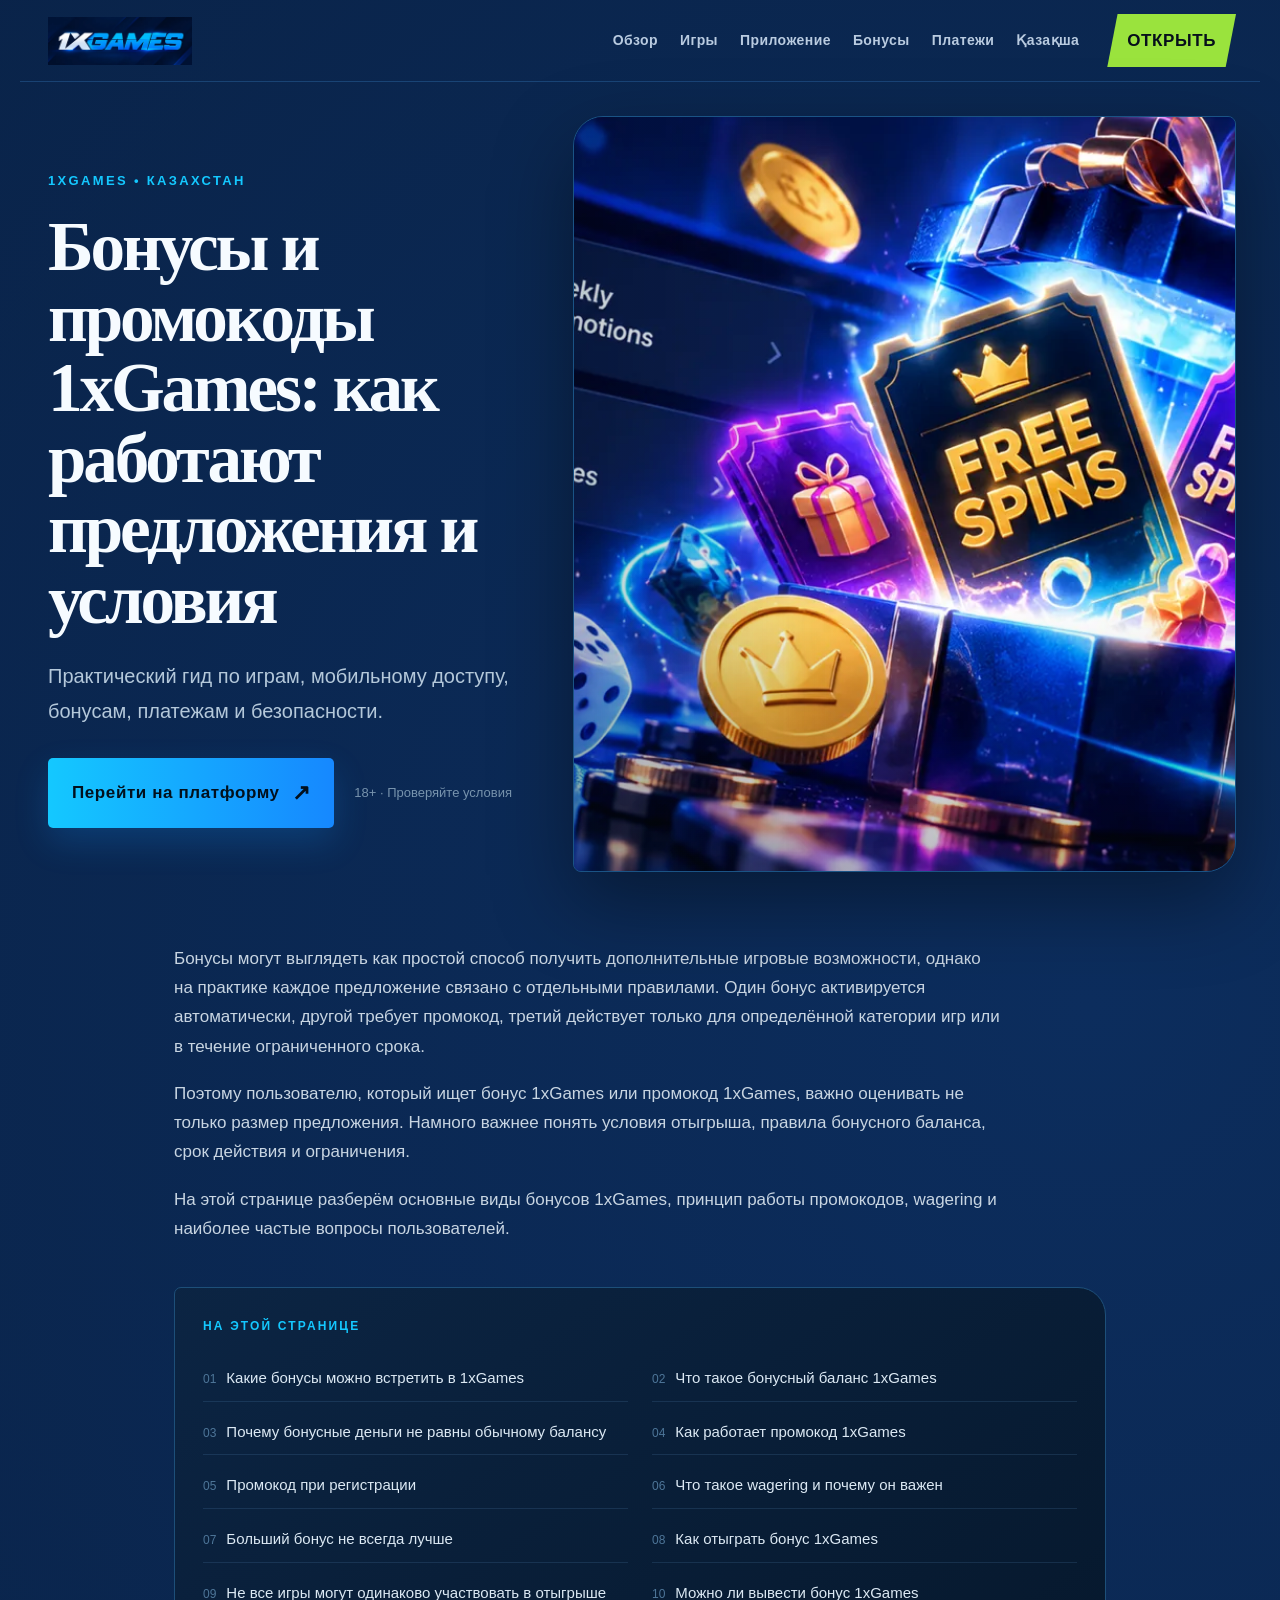
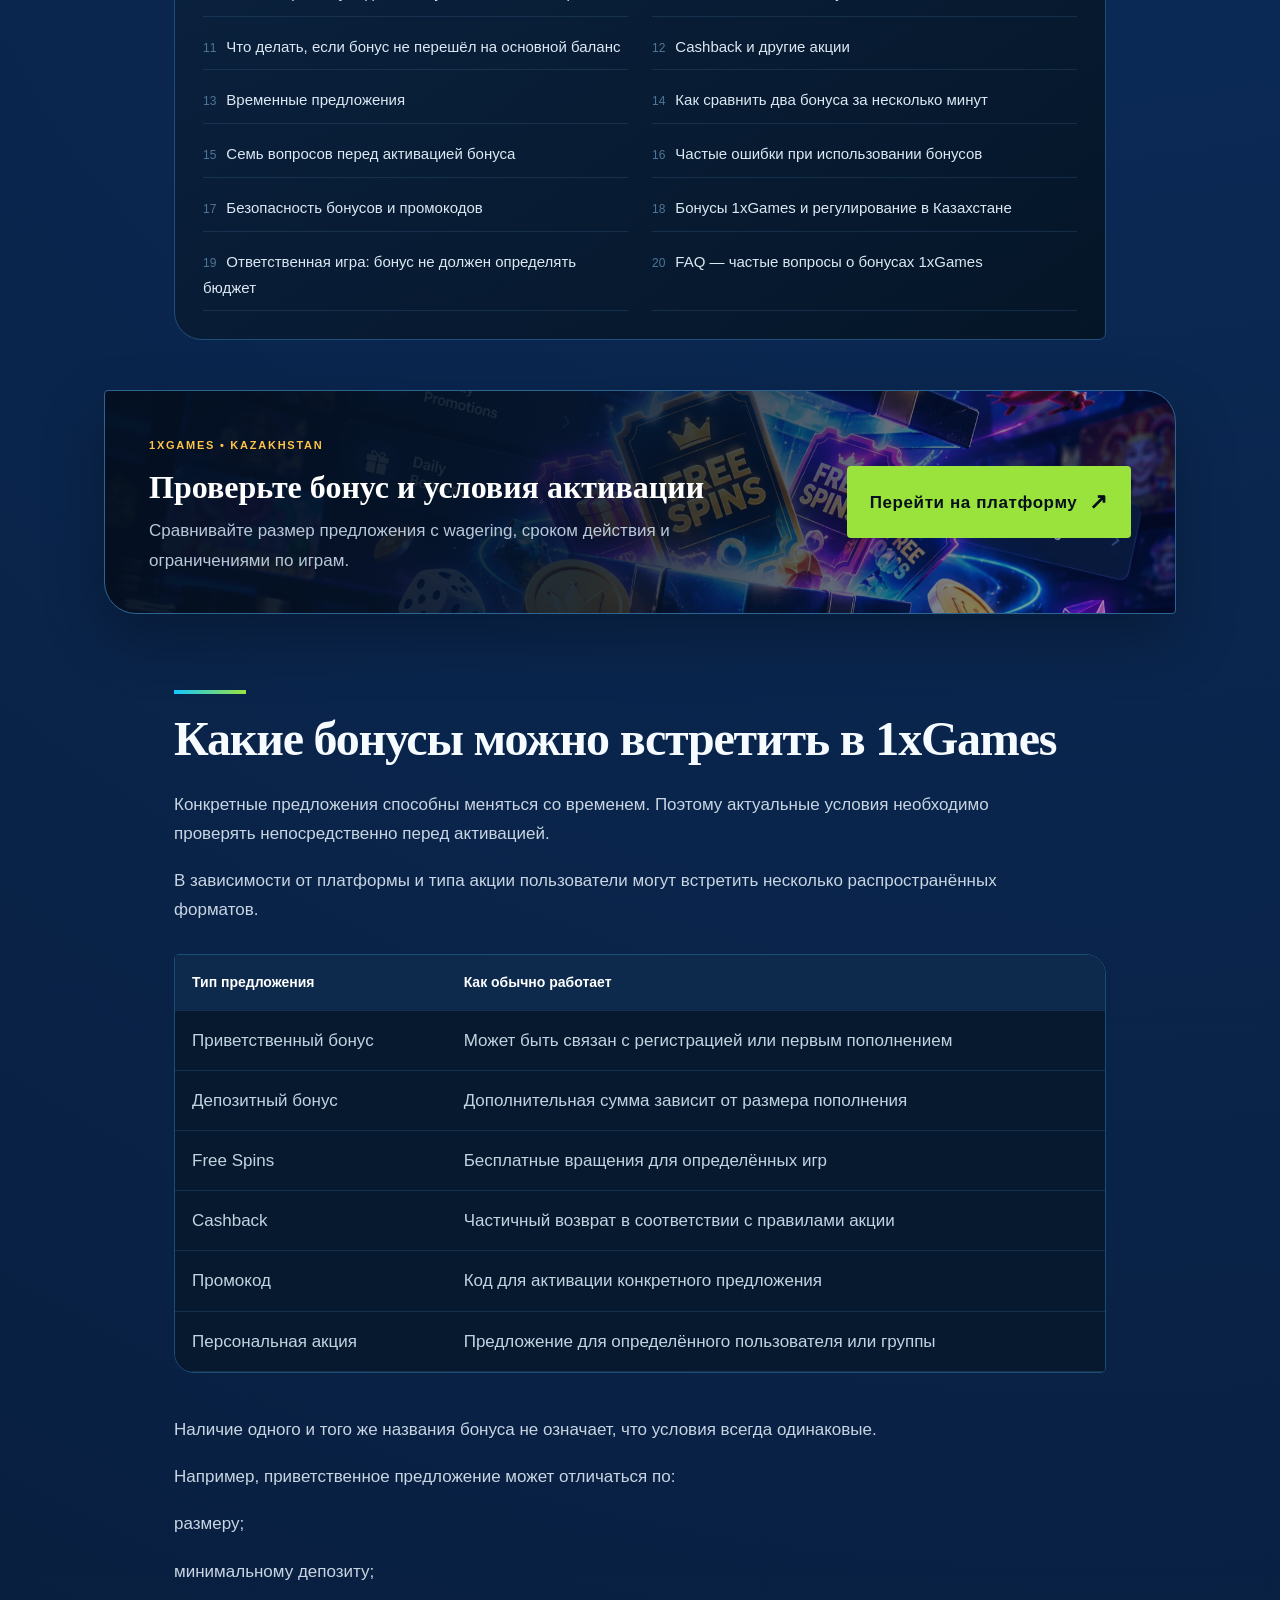
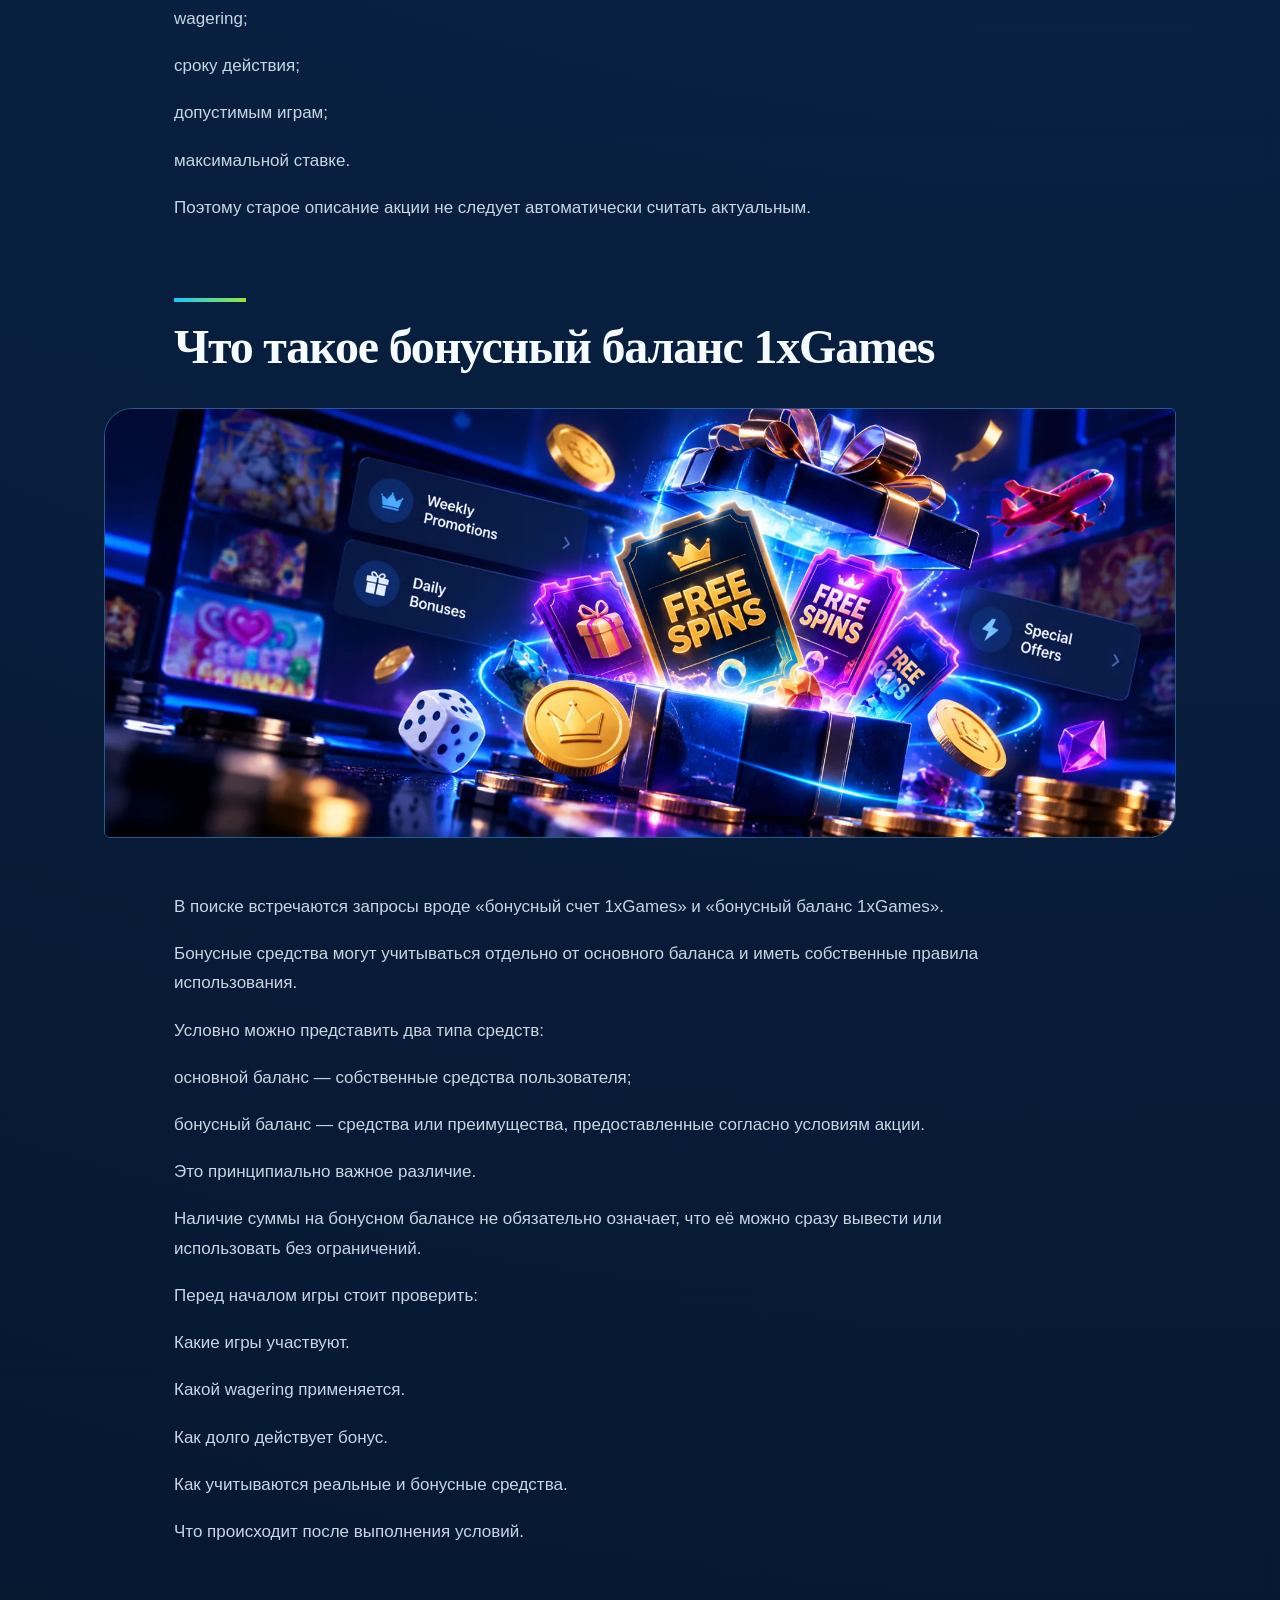
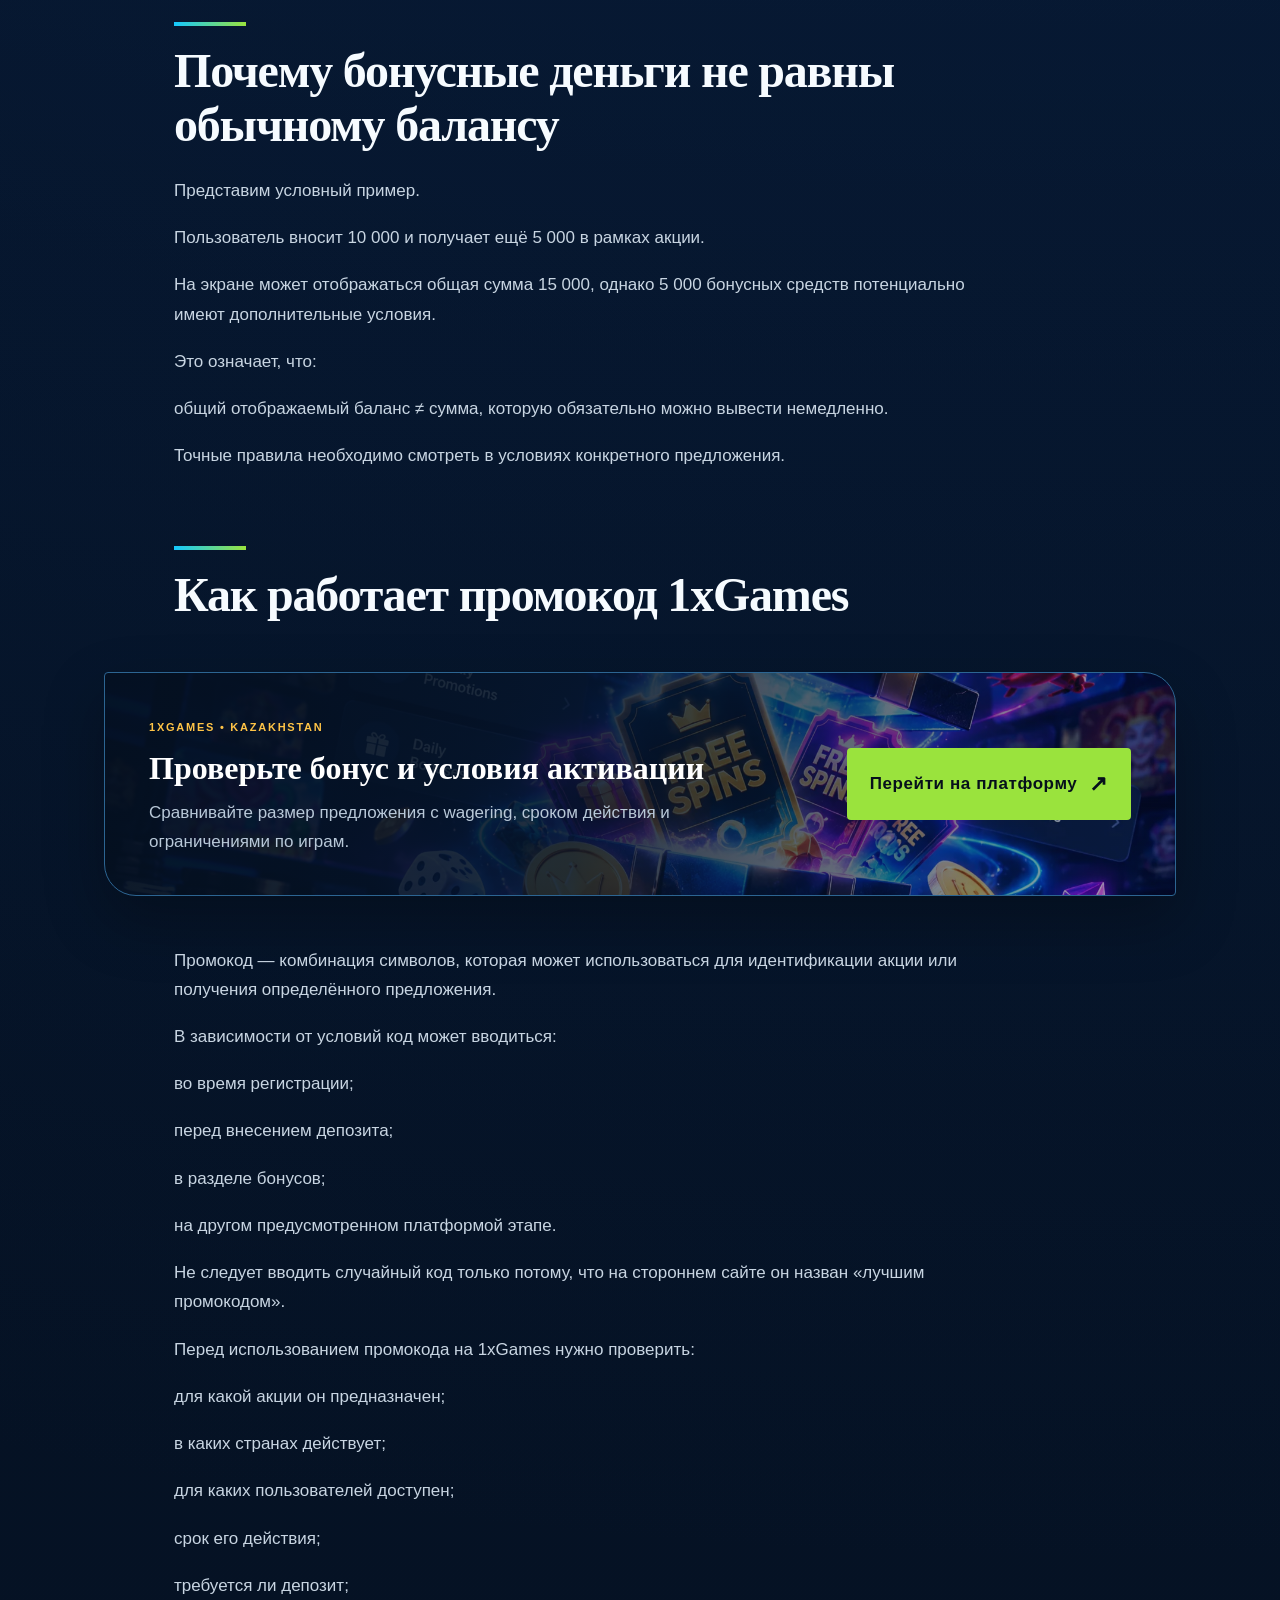
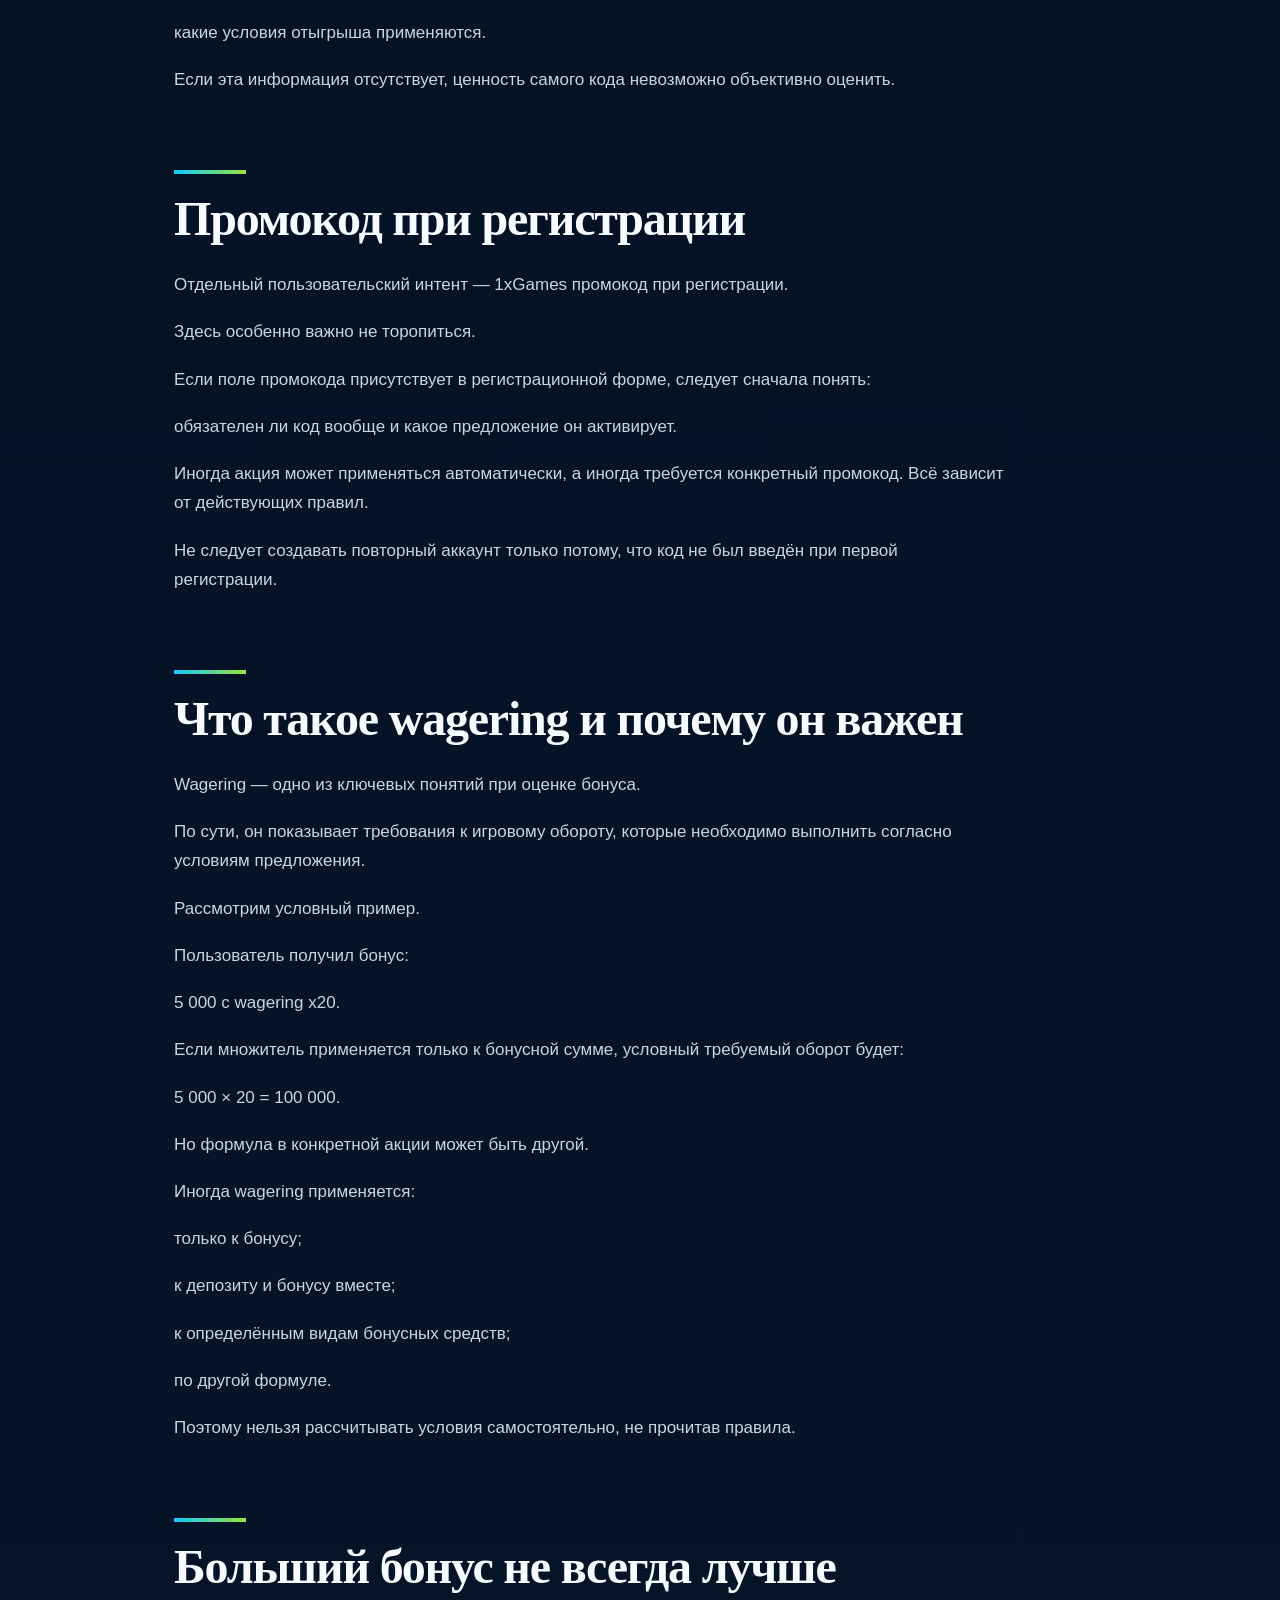
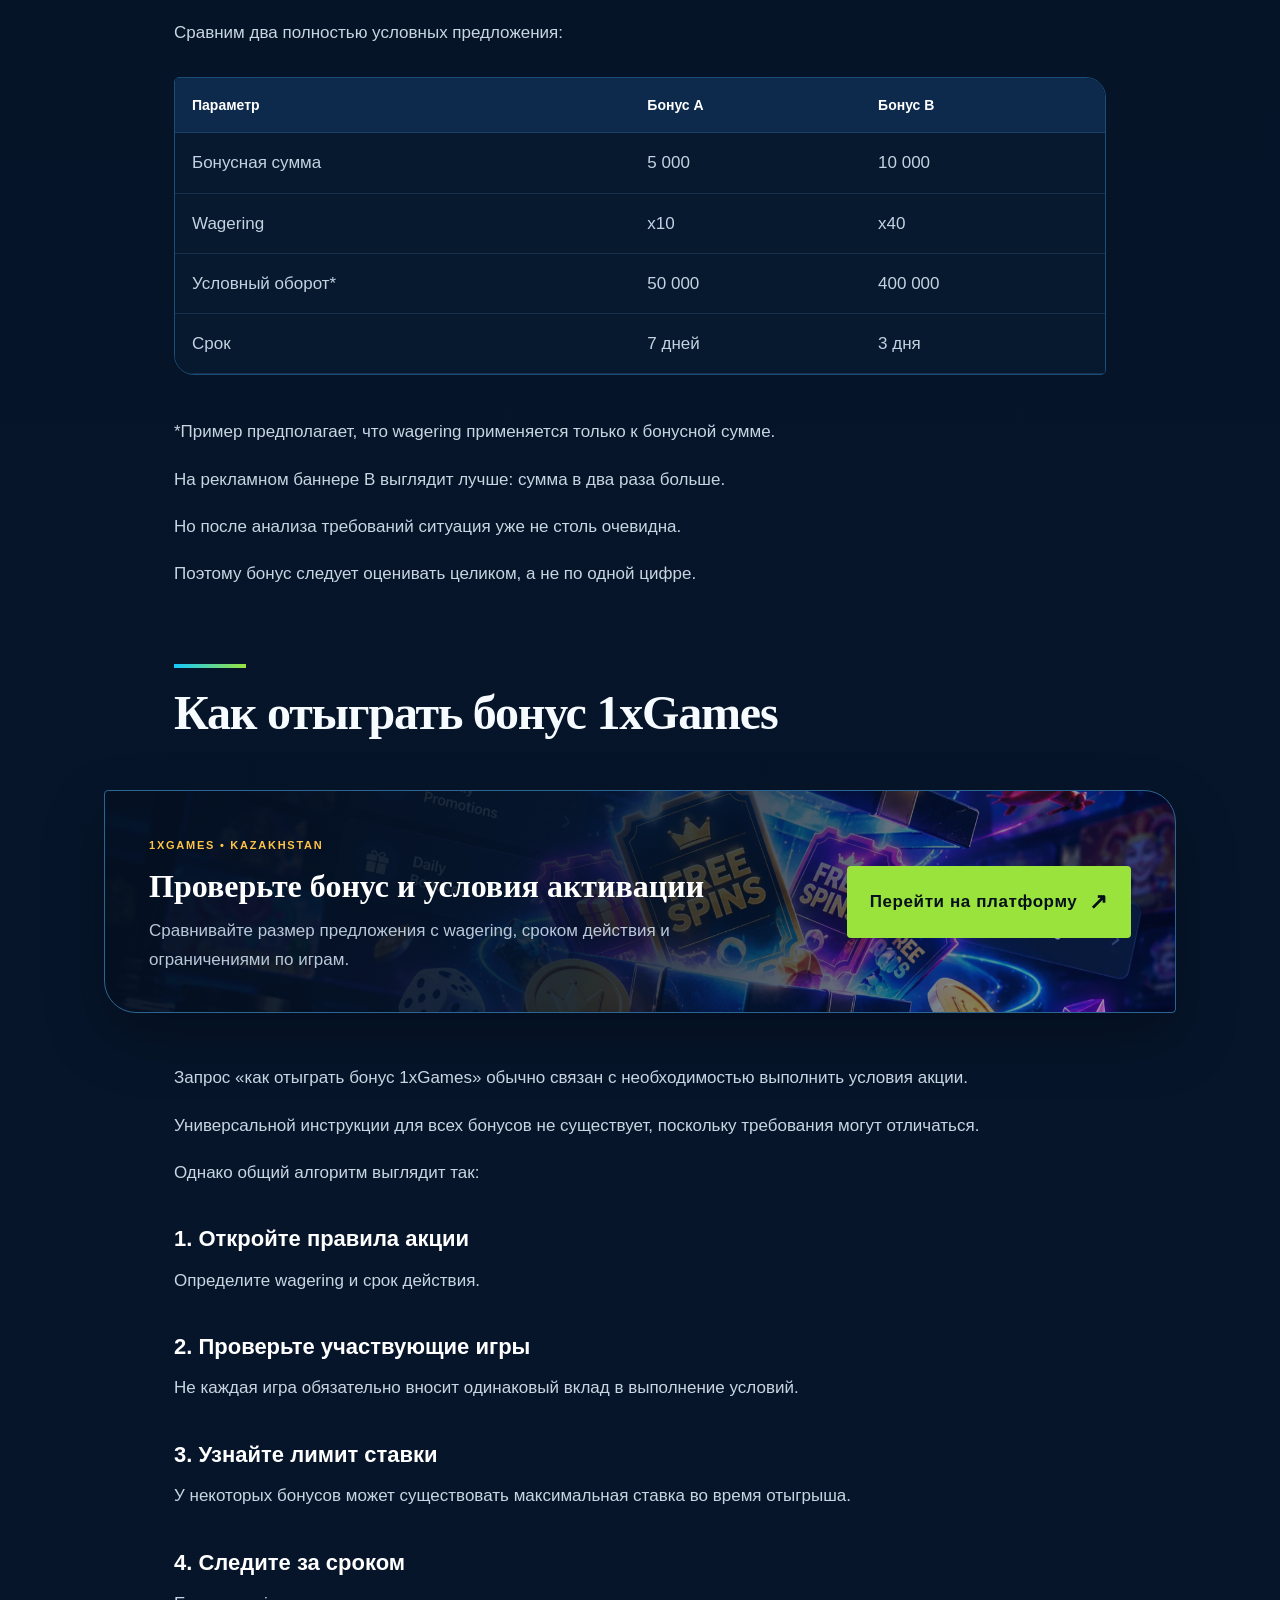
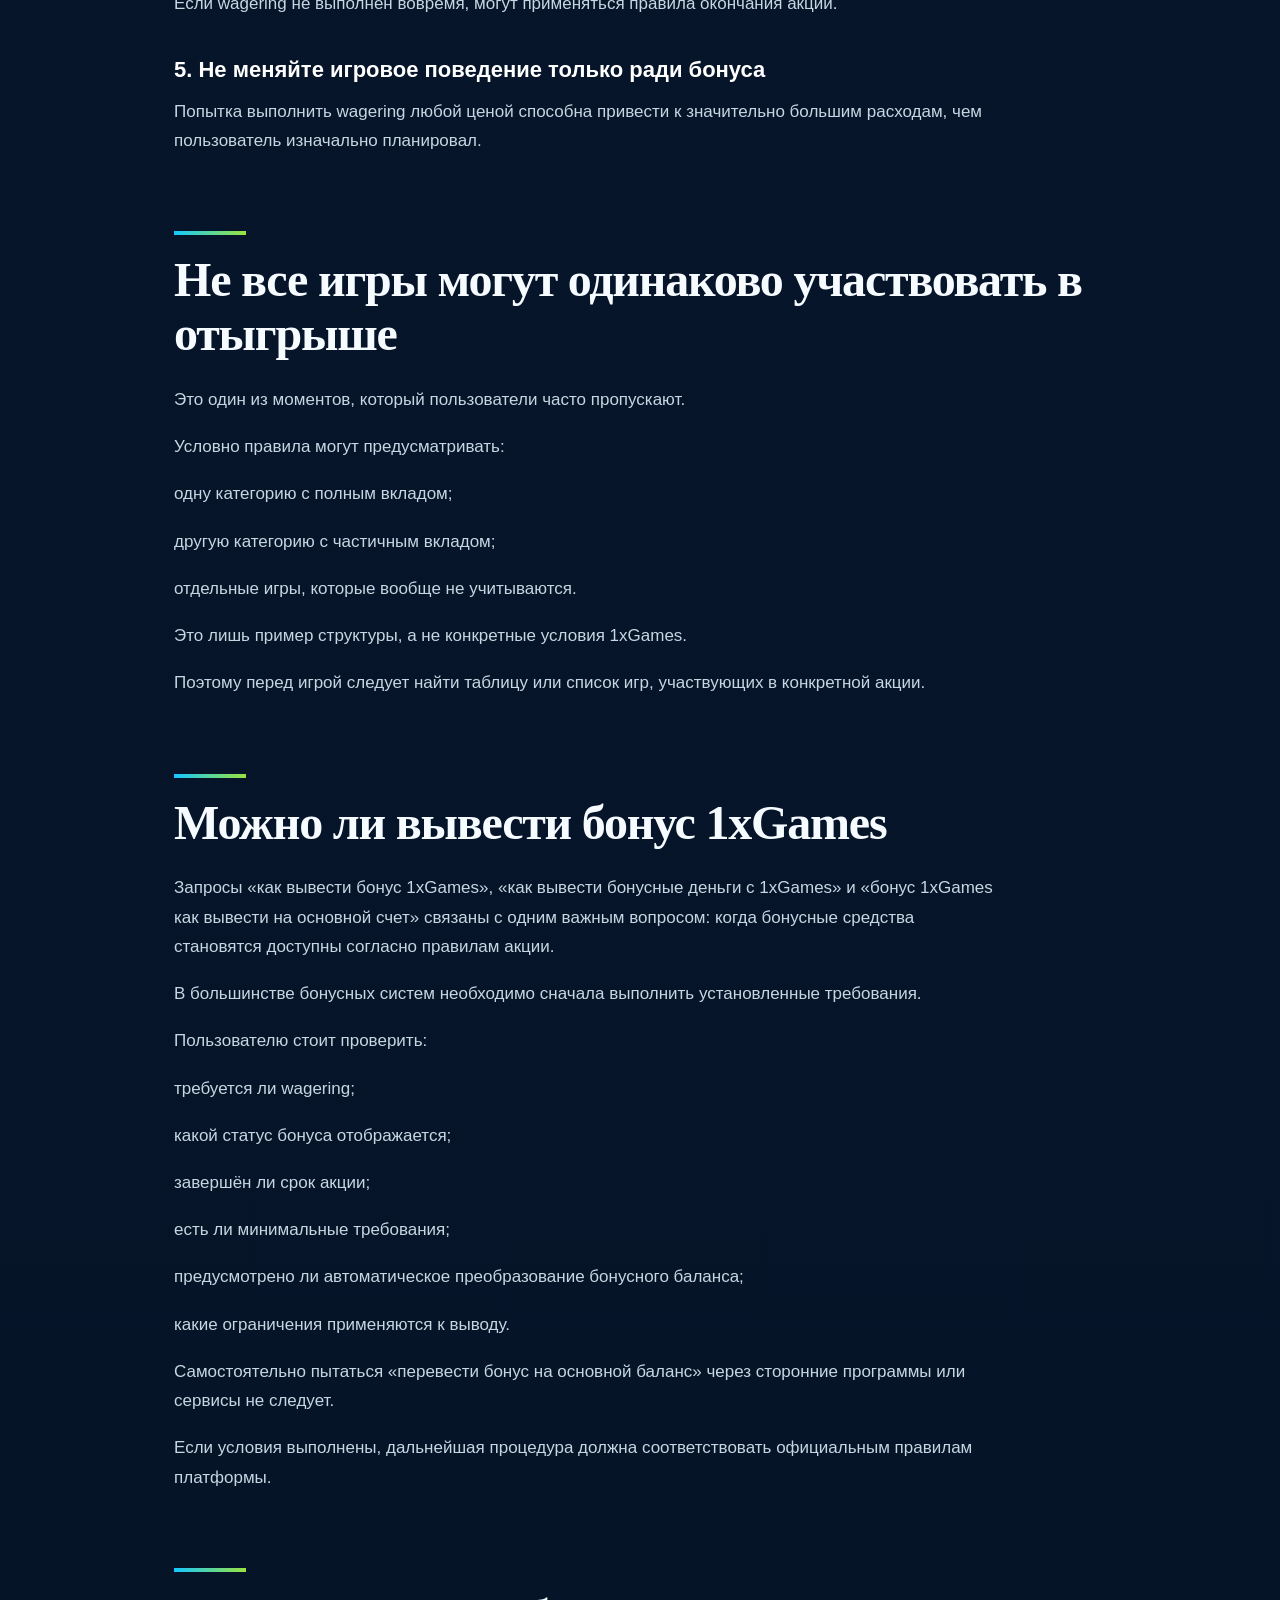
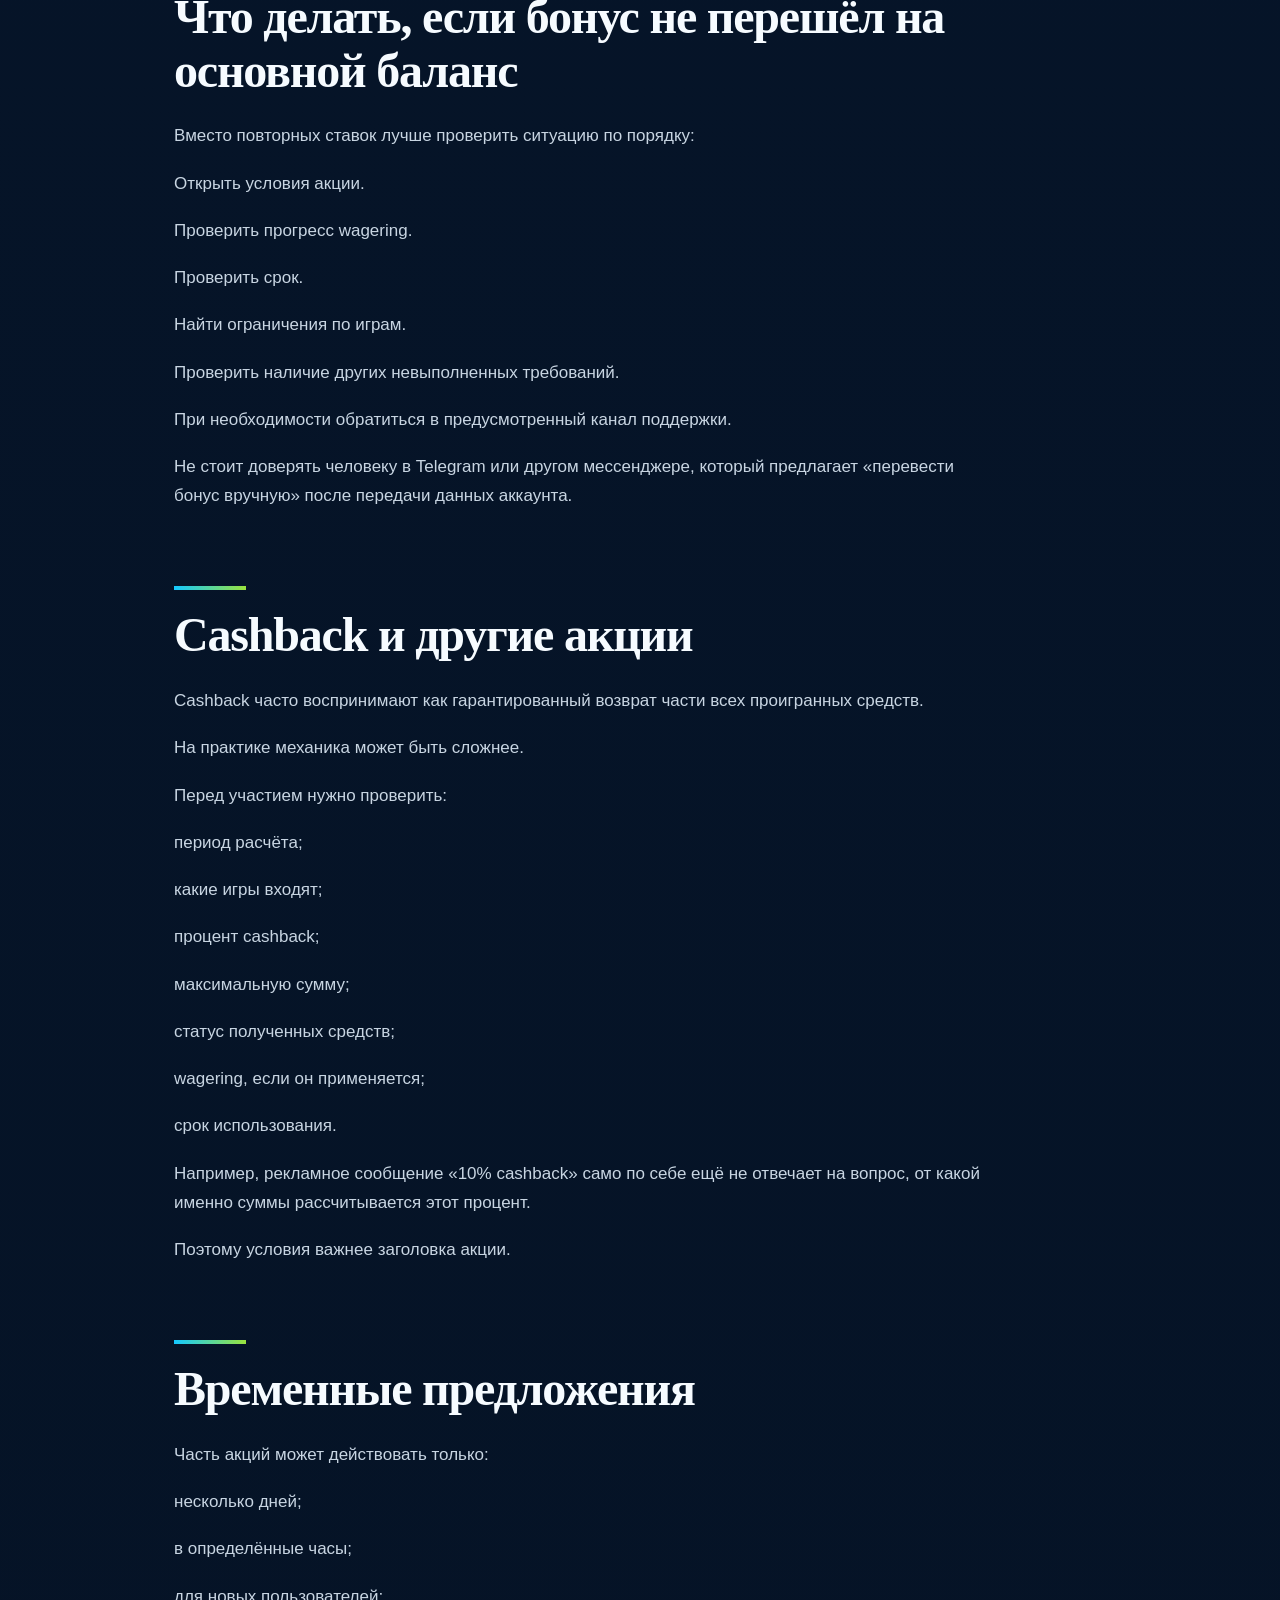
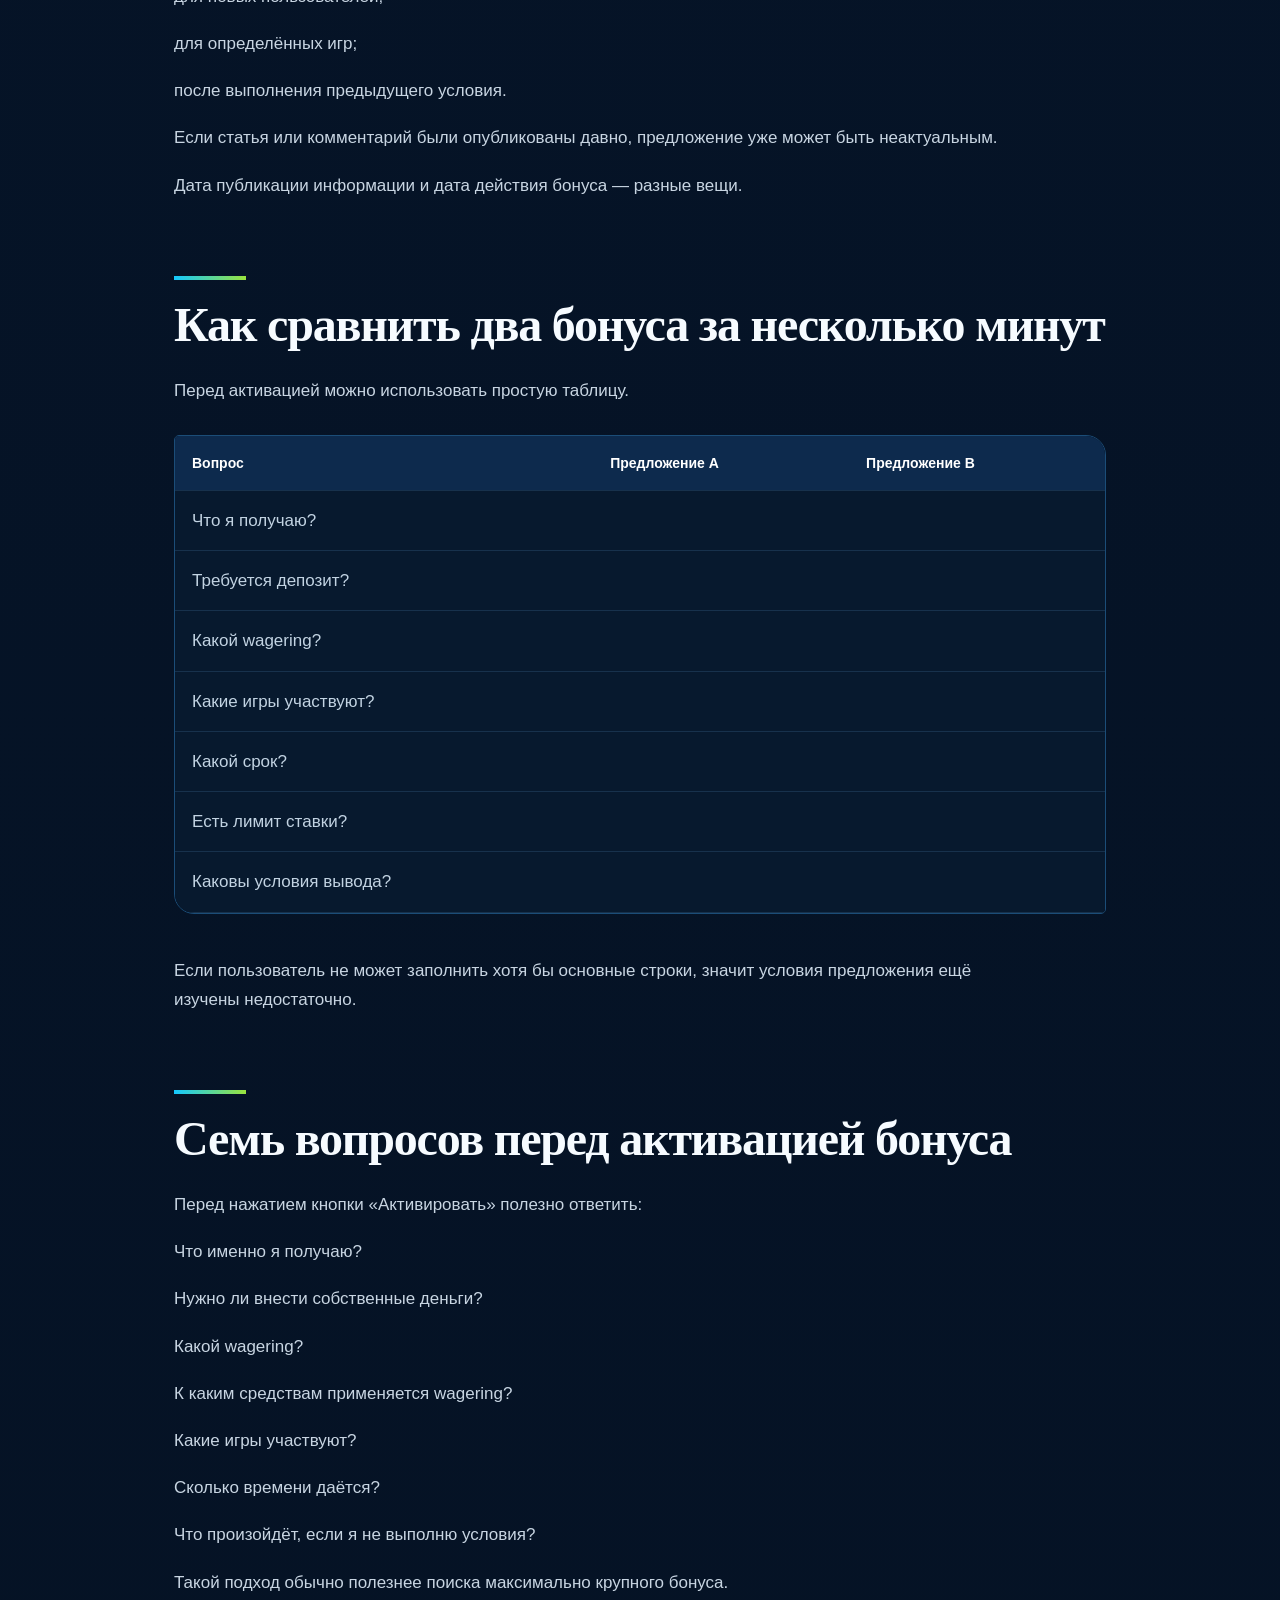
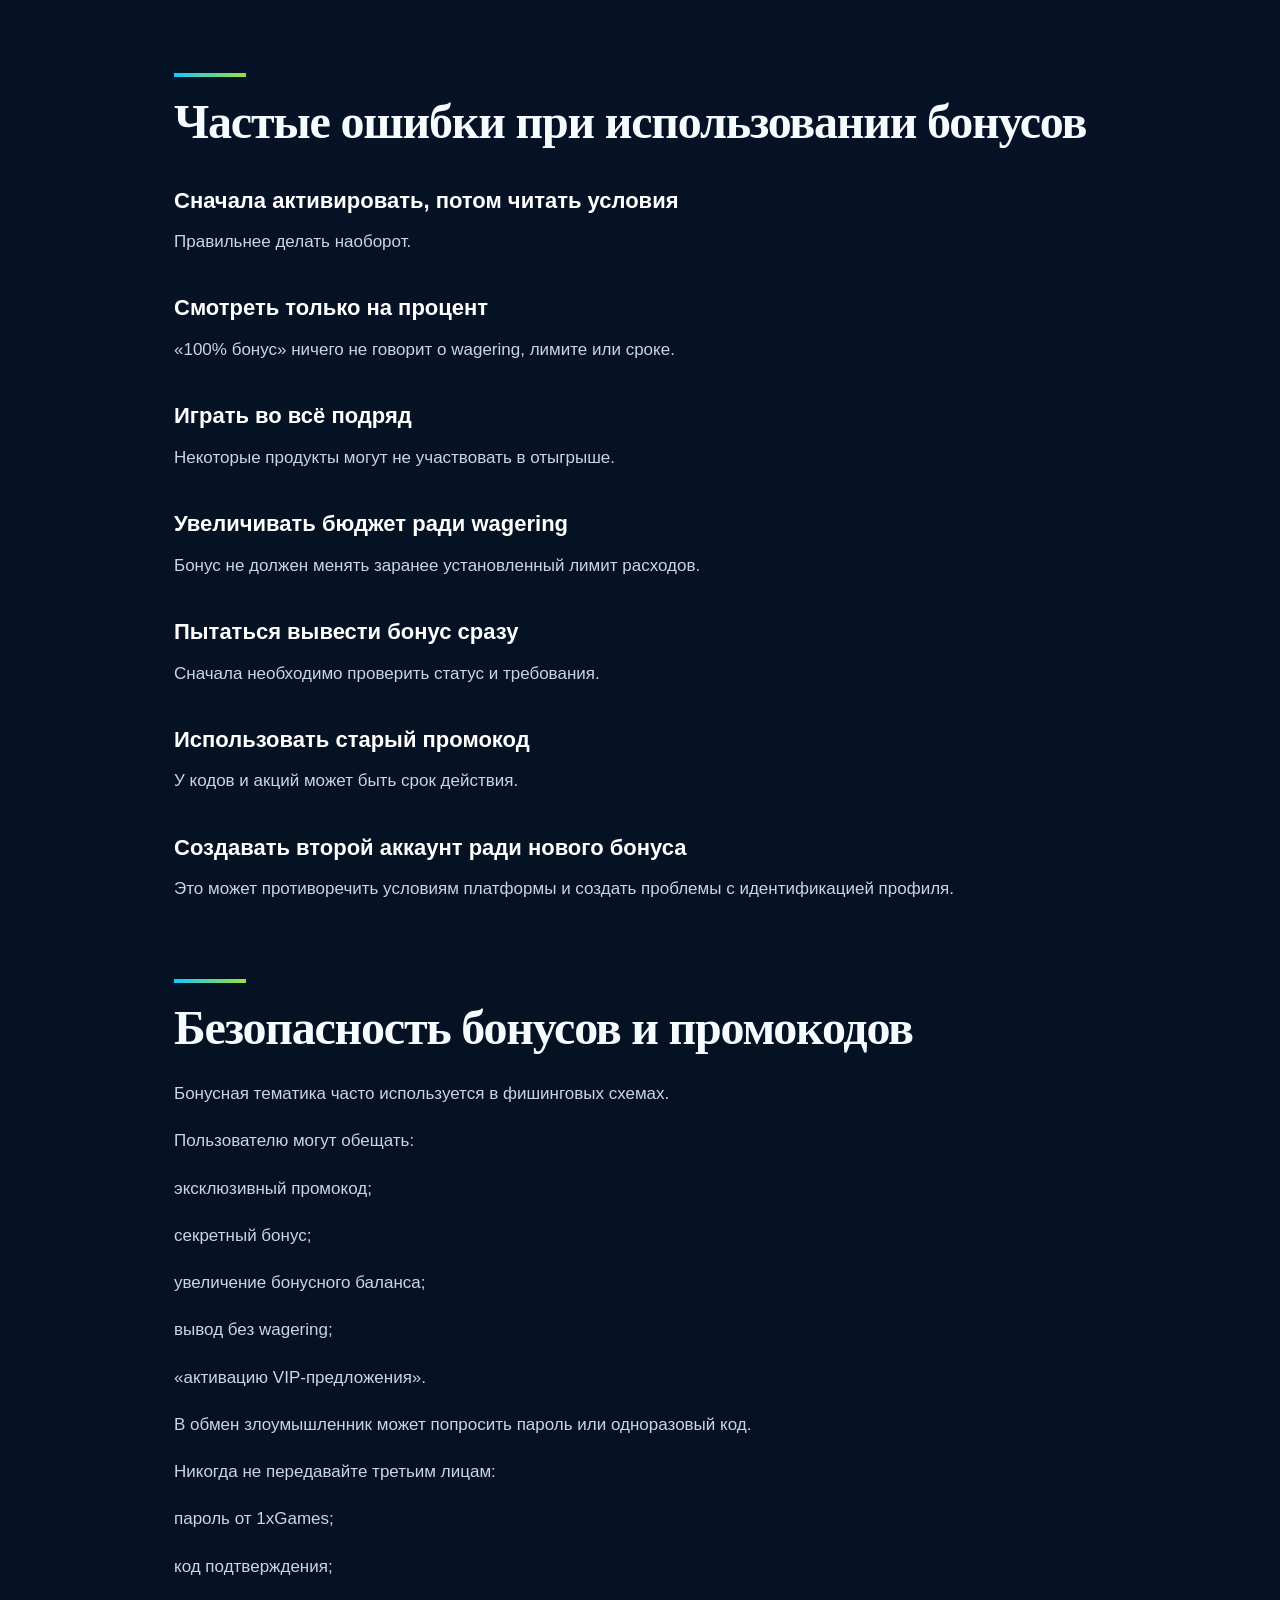
<file: bonuses/index.html>
<!doctype html><html lang="ru-KZ"><head><meta charset="utf-8"><meta name="viewport" content="width=device-width,initial-scale=1"><title>Бонусы 1xGames — промокоды, условия и отыгрыш</title><meta name="description" content="Как работают бонусы 1xGames: промокоды, бонусный баланс, wagering, cashback и условия акций. Разбираем отыгрыш и правила использования бонусов."><link rel="canonical" href="https://buytimeinc.com/bonuses/"><meta name="robots" content="index,follow"><meta name="google-site-verification" content="jDBBeCV9BaRuZMuzhp5bjR_psVSN-O8ITCXYPD31RJw" /><meta property="og:title" content="Бонусы 1xGames — промокоды, условия и отыгрыш"><meta property="og:description" content="Как работают бонусы 1xGames: промокоды, бонусный баланс, wagering, cashback и условия акций. Разбираем отыгрыш и правила использования бонусов."><meta property="og:url" content="https://buytimeinc.com/bonuses/"><meta property="og:type" content="website"><meta property="og:image" content="https://buytimeinc.com/assets/img/hero.webp"><meta name="twitter:card" content="summary_large_image"><link rel="icon" href="/assets/img/favicon.webp"><link rel="stylesheet" href="/assets/css/site.css"></head><body>
<header class="site-head"><a class="brand" href="/"><img src="/assets/img/logo.webp" alt="1xGames"></a><nav class="main-nav"><a href="/">Обзор</a><a href="/games/">Игры</a><a href="/download/">Приложение</a><a href="/bonuses/">Бонусы</a><a href="/payments/">Платежи</a><a href="/kz/">Қазақша</a></nav><a class="head-button" href="/go/">ОТКРЫТЬ</a></header>
<main><section class="hero"><div class="hero-copy"><span class="eyebrow">1XGAMES • КАЗАХСТАН</span><h1>Бонусы и промокоды 1xGames: как работают предложения и условия</h1><p>Практический гид по играм, мобильному доступу, бонусам, платежам и безопасности.</p><div class="hero-actions"><a class="primary-button" href="/go/">Перейти на платформу <span>↗</span></a><span class="hero-note">18+ · Проверяйте условия</span></div></div><div class="hero-media"><img src="/assets/img/bonus.webp" alt="1xGames Kazakhstan"></div></section>
<article class="article"><p>Бонусы могут выглядеть как простой способ получить дополнительные игровые возможности, однако на практике каждое предложение связано с отдельными правилами. Один бонус активируется автоматически, другой требует промокод, третий действует только для определённой категории игр или в течение ограниченного срока.</p><p>Поэтому пользователю, который ищет бонус 1xGames или промокод 1xGames, важно оценивать не только размер предложения. Намного важнее понять условия отыгрыша, правила бонусного баланса, срок действия и ограничения.</p><p>На этой странице разберём основные виды бонусов 1xGames, принцип работы промокодов, wagering и наиболее частые вопросы пользователей.</p><nav class="toc"><div class="toc-label">НА ЭТОЙ СТРАНИЦЕ</div><div class="toc-grid"><a href="#какие-бонусы-можно-встретить-в-1xgames"><span>01</span>Какие бонусы можно встретить в 1xGames</a><a href="#что-такое-бонусный-баланс-1xgames"><span>02</span>Что такое бонусный баланс 1xGames</a><a href="#почему-бонусные-деньги-не-равны-обычному-балансу"><span>03</span>Почему бонусные деньги не равны обычному балансу</a><a href="#как-работает-промокод-1xgames"><span>04</span>Как работает промокод 1xGames</a><a href="#промокод-при-регистрации"><span>05</span>Промокод при регистрации</a><a href="#что-такое-wagering-и-почему-он-важен"><span>06</span>Что такое wagering и почему он важен</a><a href="#больший-бонус-не-всегда-лучше"><span>07</span>Больший бонус не всегда лучше</a><a href="#как-отыграть-бонус-1xgames"><span>08</span>Как отыграть бонус 1xGames</a><a href="#не-все-игры-могут-одинаково-участвовать-в-отыгрыше"><span>09</span>Не все игры могут одинаково участвовать в отыгрыше</a><a href="#можно-ли-вывести-бонус-1xgames"><span>10</span>Можно ли вывести бонус 1xGames</a><a href="#что-делать-если-бонус-не-перешёл-на-основной-баланс"><span>11</span>Что делать, если бонус не перешёл на основной баланс</a><a href="#cashback-и-другие-акции"><span>12</span>Cashback и другие акции</a><a href="#временные-предложения"><span>13</span>Временные предложения</a><a href="#как-сравнить-два-бонуса-за-несколько-минут"><span>14</span>Как сравнить два бонуса за несколько минут</a><a href="#семь-вопросов-перед-активацией-бонуса"><span>15</span>Семь вопросов перед активацией бонуса</a><a href="#частые-ошибки-при-использовании-бонусов"><span>16</span>Частые ошибки при использовании бонусов</a><a href="#безопасность-бонусов-и-промокодов"><span>17</span>Безопасность бонусов и промокодов</a><a href="#бонусы-1xgames-и-регулирование-в-казахстане"><span>18</span>Бонусы 1xGames и регулирование в Казахстане</a><a href="#ответственная-игра-бонус-не-должен-определять-бюджет"><span>19</span>Ответственная игра: бонус не должен определять бюджет</a><a href="#faq-частые-вопросы-о-бонусах-1xgames"><span>20</span>FAQ — частые вопросы о бонусах 1xGames</a></div></nav><aside class="cta-band"><div><span class="cta-kicker">1XGAMES • KAZAKHSTAN</span><h3>Проверьте бонус и условия активации</h3><p>Сравнивайте размер предложения с wagering, сроком действия и ограничениями по играм.</p></div><a class="cta-button" href="/go/">Перейти на платформу<span>↗</span></a></aside><h2 id="какие-бонусы-можно-встретить-в-1xgames">Какие бонусы можно встретить в 1xGames</h2><p>Конкретные предложения способны меняться со временем. Поэтому актуальные условия необходимо проверять непосредственно перед активацией.</p><p>В зависимости от платформы и типа акции пользователи могут встретить несколько распространённых форматов.</p><div class="table-wrap"><table><tr><th>Тип предложения</th><th>Как обычно работает</th></tr><tr><td>Приветственный бонус</td><td>Может быть связан с регистрацией или первым пополнением</td></tr><tr><td>Депозитный бонус</td><td>Дополнительная сумма зависит от размера пополнения</td></tr><tr><td>Free Spins</td><td>Бесплатные вращения для определённых игр</td></tr><tr><td>Cashback</td><td>Частичный возврат в соответствии с правилами акции</td></tr><tr><td>Промокод</td><td>Код для активации конкретного предложения</td></tr><tr><td>Персональная акция</td><td>Предложение для определённого пользователя или группы</td></tr></table></div><p>Наличие одного и того же названия бонуса не означает, что условия всегда одинаковые.</p><p>Например, приветственное предложение может отличаться по:</p><p>размеру;</p><p>минимальному депозиту;</p><p>wagering;</p><p>сроку действия;</p><p>допустимым играм;</p><p>максимальной ставке.</p><p>Поэтому старое описание акции не следует автоматически считать актуальным.</p><h2 id="что-такое-бонусный-баланс-1xgames">Что такое бонусный баланс 1xGames</h2><figure class="feature-visual"><img src="/assets/img/bonus.webp" alt="1xGames Kazakhstan" loading="lazy"></figure><p>В поиске встречаются запросы вроде «бонусный счет 1xGames» и «бонусный баланс 1xGames».</p><p>Бонусные средства могут учитываться отдельно от основного баланса и иметь собственные правила использования.</p><p>Условно можно представить два типа средств:</p><p>основной баланс — собственные средства пользователя;</p><p>бонусный баланс — средства или преимущества, предоставленные согласно условиям акции.</p><p>Это принципиально важное различие.</p><p>Наличие суммы на бонусном балансе не обязательно означает, что её можно сразу вывести или использовать без ограничений.</p><p>Перед началом игры стоит проверить:</p><p>Какие игры участвуют.</p><p>Какой wagering применяется.</p><p>Как долго действует бонус.</p><p>Как учитываются реальные и бонусные средства.</p><p>Что происходит после выполнения условий.</p><h2 id="почему-бонусные-деньги-не-равны-обычному-балансу">Почему бонусные деньги не равны обычному балансу</h2><p>Представим условный пример.</p><p>Пользователь вносит 10 000 и получает ещё 5 000 в рамках акции.</p><p>На экране может отображаться общая сумма 15 000, однако 5 000 бонусных средств потенциально имеют дополнительные условия.</p><p>Это означает, что:</p><p>общий отображаемый баланс ≠ сумма, которую обязательно можно вывести немедленно.</p><p>Точные правила необходимо смотреть в условиях конкретного предложения.</p><h2 id="как-работает-промокод-1xgames">Как работает промокод 1xGames</h2><aside class="cta-band"><div><span class="cta-kicker">1XGAMES • KAZAKHSTAN</span><h3>Проверьте бонус и условия активации</h3><p>Сравнивайте размер предложения с wagering, сроком действия и ограничениями по играм.</p></div><a class="cta-button" href="/go/">Перейти на платформу<span>↗</span></a></aside><p>Промокод — комбинация символов, которая может использоваться для идентификации акции или получения определённого предложения.</p><p>В зависимости от условий код может вводиться:</p><p>во время регистрации;</p><p>перед внесением депозита;</p><p>в разделе бонусов;</p><p>на другом предусмотренном платформой этапе.</p><p>Не следует вводить случайный код только потому, что на стороннем сайте он назван «лучшим промокодом».</p><p>Перед использованием промокода на 1xGames нужно проверить:</p><p>для какой акции он предназначен;</p><p>в каких странах действует;</p><p>для каких пользователей доступен;</p><p>срок его действия;</p><p>требуется ли депозит;</p><p>какие условия отыгрыша применяются.</p><p>Если эта информация отсутствует, ценность самого кода невозможно объективно оценить.</p><h2 id="промокод-при-регистрации">Промокод при регистрации</h2><p>Отдельный пользовательский интент — 1xGames промокод при регистрации.</p><p>Здесь особенно важно не торопиться.</p><p>Если поле промокода присутствует в регистрационной форме, следует сначала понять:</p><p>обязателен ли код вообще и какое предложение он активирует.</p><p>Иногда акция может применяться автоматически, а иногда требуется конкретный промокод. Всё зависит от действующих правил.</p><p>Не следует создавать повторный аккаунт только потому, что код не был введён при первой регистрации.</p><h2 id="что-такое-wagering-и-почему-он-важен">Что такое wagering и почему он важен</h2><p>Wagering — одно из ключевых понятий при оценке бонуса.</p><p>По сути, он показывает требования к игровому обороту, которые необходимо выполнить согласно условиям предложения.</p><p>Рассмотрим условный пример.</p><p>Пользователь получил бонус:</p><p>5 000 с wagering x20.</p><p>Если множитель применяется только к бонусной сумме, условный требуемый оборот будет:</p><p>5 000 × 20 = 100 000.</p><p>Но формула в конкретной акции может быть другой.</p><p>Иногда wagering применяется:</p><p>только к бонусу;</p><p>к депозиту и бонусу вместе;</p><p>к определённым видам бонусных средств;</p><p>по другой формуле.</p><p>Поэтому нельзя рассчитывать условия самостоятельно, не прочитав правила.</p><h2 id="больший-бонус-не-всегда-лучше">Больший бонус не всегда лучше</h2><p>Сравним два полностью условных предложения:</p><div class="table-wrap"><table><tr><th>Параметр</th><th>Бонус A</th><th>Бонус B</th></tr><tr><td>Бонусная сумма</td><td>5 000</td><td>10 000</td></tr><tr><td>Wagering</td><td>x10</td><td>x40</td></tr><tr><td>Условный оборот*</td><td>50 000</td><td>400 000</td></tr><tr><td>Срок</td><td>7 дней</td><td>3 дня</td></tr></table></div><p>*Пример предполагает, что wagering применяется только к бонусной сумме.</p><p>На рекламном баннере B выглядит лучше: сумма в два раза больше.</p><p>Но после анализа требований ситуация уже не столь очевидна.</p><p>Поэтому бонус следует оценивать целиком, а не по одной цифре.</p><h2 id="как-отыграть-бонус-1xgames">Как отыграть бонус 1xGames</h2><aside class="cta-band"><div><span class="cta-kicker">1XGAMES • KAZAKHSTAN</span><h3>Проверьте бонус и условия активации</h3><p>Сравнивайте размер предложения с wagering, сроком действия и ограничениями по играм.</p></div><a class="cta-button" href="/go/">Перейти на платформу<span>↗</span></a></aside><p>Запрос «как отыграть бонус 1xGames» обычно связан с необходимостью выполнить условия акции.</p><p>Универсальной инструкции для всех бонусов не существует, поскольку требования могут отличаться.</p><p>Однако общий алгоритм выглядит так:</p><h3>1. Откройте правила акции</h3><p>Определите wagering и срок действия.</p><h3>2. Проверьте участвующие игры</h3><p>Не каждая игра обязательно вносит одинаковый вклад в выполнение условий.</p><h3>3. Узнайте лимит ставки</h3><p>У некоторых бонусов может существовать максимальная ставка во время отыгрыша.</p><h3>4. Следите за сроком</h3><p>Если wagering не выполнен вовремя, могут применяться правила окончания акции.</p><h3>5. Не меняйте игровое поведение только ради бонуса</h3><p>Попытка выполнить wagering любой ценой способна привести к значительно большим расходам, чем пользователь изначально планировал.</p><h2 id="не-все-игры-могут-одинаково-участвовать-в-отыгрыше">Не все игры могут одинаково участвовать в отыгрыше</h2><p>Это один из моментов, который пользователи часто пропускают.</p><p>Условно правила могут предусматривать:</p><p>одну категорию с полным вкладом;</p><p>другую категорию с частичным вкладом;</p><p>отдельные игры, которые вообще не учитываются.</p><p>Это лишь пример структуры, а не конкретные условия 1xGames.</p><p>Поэтому перед игрой следует найти таблицу или список игр, участвующих в конкретной акции.</p><h2 id="можно-ли-вывести-бонус-1xgames">Можно ли вывести бонус 1xGames</h2><p>Запросы «как вывести бонус 1xGames», «как вывести бонусные деньги с 1xGames» и «бонус 1xGames как вывести на основной счет» связаны с одним важным вопросом: когда бонусные средства становятся доступны согласно правилам акции.</p><p>В большинстве бонусных систем необходимо сначала выполнить установленные требования.</p><p>Пользователю стоит проверить:</p><p>требуется ли wagering;</p><p>какой статус бонуса отображается;</p><p>завершён ли срок акции;</p><p>есть ли минимальные требования;</p><p>предусмотрено ли автоматическое преобразование бонусного баланса;</p><p>какие ограничения применяются к выводу.</p><p>Самостоятельно пытаться «перевести бонус на основной баланс» через сторонние программы или сервисы не следует.</p><p>Если условия выполнены, дальнейшая процедура должна соответствовать официальным правилам платформы.</p><h2 id="что-делать-если-бонус-не-перешёл-на-основной-баланс">Что делать, если бонус не перешёл на основной баланс</h2><p>Вместо повторных ставок лучше проверить ситуацию по порядку:</p><p>Открыть условия акции.</p><p>Проверить прогресс wagering.</p><p>Проверить срок.</p><p>Найти ограничения по играм.</p><p>Проверить наличие других невыполненных требований.</p><p>При необходимости обратиться в предусмотренный канал поддержки.</p><p>Не стоит доверять человеку в Telegram или другом мессенджере, который предлагает «перевести бонус вручную» после передачи данных аккаунта.</p><h2 id="cashback-и-другие-акции">Cashback и другие акции</h2><p>Cashback часто воспринимают как гарантированный возврат части всех проигранных средств.</p><p>На практике механика может быть сложнее.</p><p>Перед участием нужно проверить:</p><p>период расчёта;</p><p>какие игры входят;</p><p>процент cashback;</p><p>максимальную сумму;</p><p>статус полученных средств;</p><p>wagering, если он применяется;</p><p>срок использования.</p><p>Например, рекламное сообщение «10% cashback» само по себе ещё не отвечает на вопрос, от какой именно суммы рассчитывается этот процент.</p><p>Поэтому условия важнее заголовка акции.</p><h2 id="временные-предложения">Временные предложения</h2><p>Часть акций может действовать только:</p><p>несколько дней;</p><p>в определённые часы;</p><p>для новых пользователей;</p><p>для определённых игр;</p><p>после выполнения предыдущего условия.</p><p>Если статья или комментарий были опубликованы давно, предложение уже может быть неактуальным.</p><p>Дата публикации информации и дата действия бонуса — разные вещи.</p><h2 id="как-сравнить-два-бонуса-за-несколько-минут">Как сравнить два бонуса за несколько минут</h2><p>Перед активацией можно использовать простую таблицу.</p><div class="table-wrap"><table><tr><th>Вопрос</th><th>Предложение A</th><th>Предложение B</th></tr><tr><td>Что я получаю?</td><td></td><td></td></tr><tr><td>Требуется депозит?</td><td></td><td></td></tr><tr><td>Какой wagering?</td><td></td><td></td></tr><tr><td>Какие игры участвуют?</td><td></td><td></td></tr><tr><td>Какой срок?</td><td></td><td></td></tr><tr><td>Есть лимит ставки?</td><td></td><td></td></tr><tr><td>Каковы условия вывода?</td><td></td><td></td></tr></table></div><p>Если пользователь не может заполнить хотя бы основные строки, значит условия предложения ещё изучены недостаточно.</p><h2 id="семь-вопросов-перед-активацией-бонуса">Семь вопросов перед активацией бонуса</h2><p>Перед нажатием кнопки «Активировать» полезно ответить:</p><p>Что именно я получаю?</p><p>Нужно ли внести собственные деньги?</p><p>Какой wagering?</p><p>К каким средствам применяется wagering?</p><p>Какие игры участвуют?</p><p>Сколько времени даётся?</p><p>Что произойдёт, если я не выполню условия?</p><p>Такой подход обычно полезнее поиска максимально крупного бонуса.</p><h2 id="частые-ошибки-при-использовании-бонусов">Частые ошибки при использовании бонусов</h2><h3>Сначала активировать, потом читать условия</h3><p>Правильнее делать наоборот.</p><h3>Смотреть только на процент</h3><p>«100% бонус» ничего не говорит о wagering, лимите или сроке.</p><h3>Играть во всё подряд</h3><p>Некоторые продукты могут не участвовать в отыгрыше.</p><h3>Увеличивать бюджет ради wagering</h3><p>Бонус не должен менять заранее установленный лимит расходов.</p><h3>Пытаться вывести бонус сразу</h3><p>Сначала необходимо проверить статус и требования.</p><h3>Использовать старый промокод</h3><p>У кодов и акций может быть срок действия.</p><h3>Создавать второй аккаунт ради нового бонуса</h3><p>Это может противоречить условиям платформы и создать проблемы с идентификацией профиля.</p><h2 id="безопасность-бонусов-и-промокодов">Безопасность бонусов и промокодов</h2><p>Бонусная тематика часто используется в фишинговых схемах.</p><p>Пользователю могут обещать:</p><p>эксклюзивный промокод;</p><p>секретный бонус;</p><p>увеличение бонусного баланса;</p><p>вывод без wagering;</p><p>«активацию VIP-предложения».</p><p>В обмен злоумышленник может попросить пароль или одноразовый код.</p><p>Никогда не передавайте третьим лицам:</p><p>пароль от 1xGames;</p><p>код подтверждения;</p><p>банковские реквизиты;</p><p>данные электронной почты;</p><p>документы;</p><p>удалённый доступ к устройству.</p><p>Сам промокод не требует передачи аккаунта незнакомому человеку.</p><p>Особенно осторожно следует относиться к ссылкам, которые предлагают авторизоваться ради получения «эксклюзивного бонуса».</p><h2 id="бонусы-1xgames-и-регулирование-в-казахстане">Бонусы 1xGames и регулирование в Казахстане</h2><p>Маркетинговое предложение не определяет правовой статус азартной игры.</p><p>В Республике Казахстан сфера азартных игр регулируется законодательством, и к операторам, отдельным продуктам и пользователям могут применяться специальные требования и ограничения.</p><p>Наличие бонуса, промокода или акции с упоминанием Казахстана само по себе не означает, что конкретному пользователю разрешено участвовать.</p><p>Перед использованием необходимо проверить:</p><p>актуальное законодательство Казахстана;</p><p>возрастные требования;</p><p>правовой статус оператора;</p><p>условия платформы;</p><p>ограничения конкретной акции.</p><p>Не следует использовать бонус или технические способы доступа для обхода правовых ограничений.</p><h2 id="ответственная-игра-бонус-не-должен-определять-бюджет">Ответственная игра: бонус не должен определять бюджет</h2><p>Одна из наиболее полезных проверок перед активацией акции звучит так:</p><p>«Сделал бы я этот депозит, если бы бонуса не существовало?»</p><p>Если ответ «нет», предложение уже влияет на решение потратить деньги.</p><p>Бонус не должен быть причиной:</p><p>увеличивать бюджет;</p><p>вносить средства сверх первоначального плана;</p><p>продолжать игру после установленного времени;</p><p>пытаться выполнить wagering любой ценой;</p><p>использовать кредит или заёмные средства;</p><p>отыгрывать предыдущие потери.</p><p>Правильная последовательность:</p><p>сначала бюджет → затем оценка бонуса.</p><p>Не наоборот.</p><p>Если акция требует большего финансового риска, чем пользователь готов был принять изначально, от неё можно отказаться.</p><p>Отказ от бонуса — нормальное решение.</p><h2 id="faq-частые-вопросы-о-бонусах-1xgames">FAQ — частые вопросы о бонусах 1xGames</h2><h3>Что такое бонус 1xGames?</h3><p>Это предложение, которое может предоставлять дополнительные средства, free spins, cashback или другое преимущество при выполнении установленных условий.</p><h3>Что такое бонусный баланс 1xGames?</h3><p>Бонусные средства могут учитываться отдельно от основного баланса и иметь собственные правила использования и отыгрыша.</p><h3>Как использовать бонус 1xGames?</h3><p>Сначала необходимо изучить условия акции, проверить wagering, участвующие игры, срок и ограничения. После этого бонус используется согласно установленным правилам.</p><h3>Как отыграть бонус 1xGames?</h3><p>Необходимо выполнить требования к игровому обороту, предусмотренные конкретной акцией. Формула wagering и вклад разных игр могут отличаться.</p><h3>Можно ли вывести бонус 1xGames?</h3><p>Это зависит от правил предложения. Бонусные средства могут требовать выполнения wagering или других условий до того, как их статус изменится согласно правилам платформы.</p><h3>Как перевести бонус 1xGames на основной счёт?</h3><p>Следует проверить, предусмотрен ли такой процесс условиями акции и выполнены ли все требования. Не используйте сторонние программы или услуги для «перевода бонуса».</p><h3>Что значит wagering x20?</h3><p>В упрощённом виде это множитель игрового оборота. Но необходимо отдельно проверить, применяется x20 только к бонусу, к депозиту и бонусу или к другой сумме.</p><h3>Что такое промокод 1xGames?</h3><p>Промокод — комбинация символов, которая может активировать определённую акцию. Сам код не объясняет условия предложения, поэтому их нужно читать отдельно.</p><h3>Где вводить промокод 1xGames?</h3><p>Это зависит от актуального интерфейса и условий акции. Код может использоваться при регистрации, в бонусном разделе или на другом предусмотренном этапе.</p><h3>Что делать, если промокод 1xGames не работает?</h3><p>Проверьте срок действия, регион, требования к пользователю и правильность ввода. Старый или предназначенный для другой акции код может быть недействителен.</p><h3>Что такое cashback 1xGames?</h3><p>Cashback — механика частичного возврата согласно правилам конкретной акции. Процент, период расчёта, лимиты и статус полученных средств необходимо проверять в условиях.</p><h3>Стоит ли выбирать самый большой бонус?</h3><p>Не обязательно. Размер бонуса нужно сравнивать с wagering, сроком, ограничениями игр, лимитами ставок и условиями вывода.</p></article></main>
<footer><div class="foot-top"><img src="/assets/img/logo.webp" alt="1xGames"><p>Информационный обзор. Азартные игры связаны с финансовым риском.</p></div><div class="foot-links"><a href="/responsible-gaming/">Responsible Gaming</a><a href="/privacy-policy/">Privacy Policy</a><a href="/terms/">Terms</a></div><small>18+ · buytimeinc.com · 2026</small></footer>
<script src="/assets/js/site.js"></script></body></html>
</file>
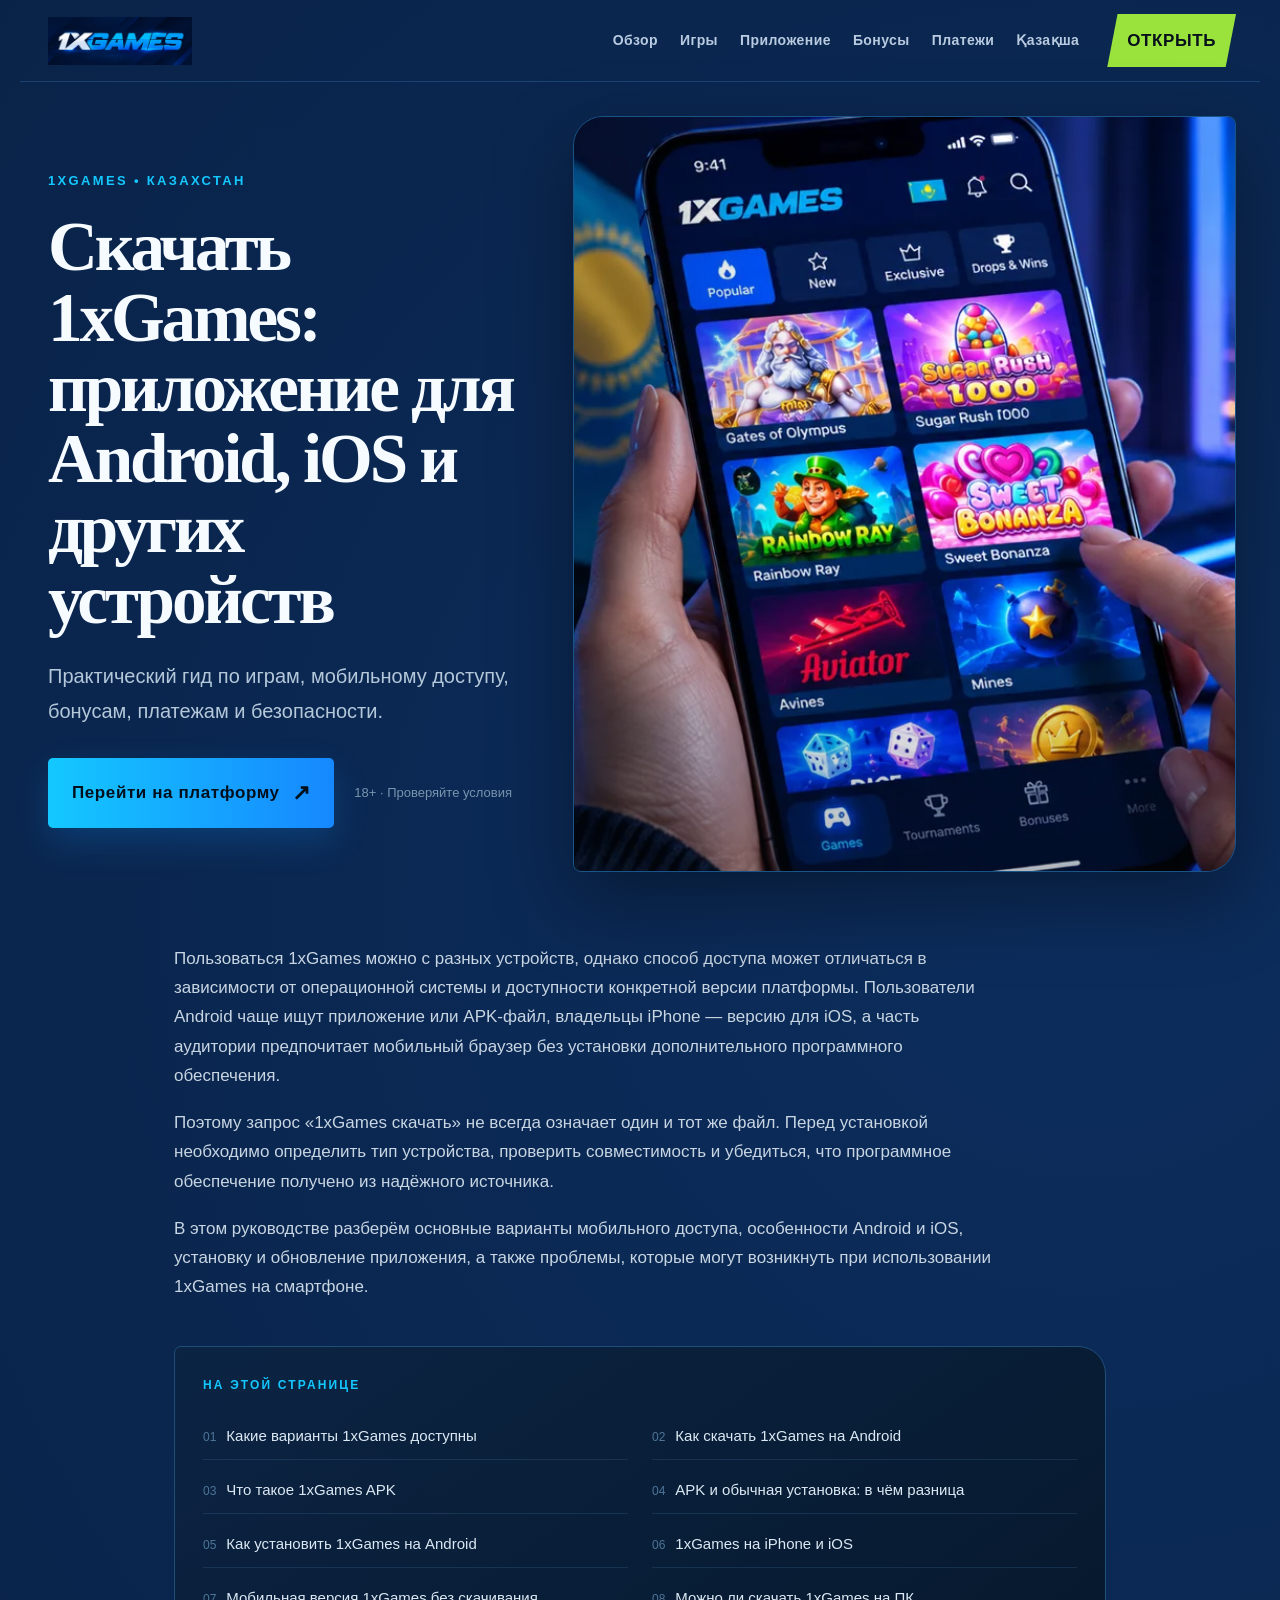
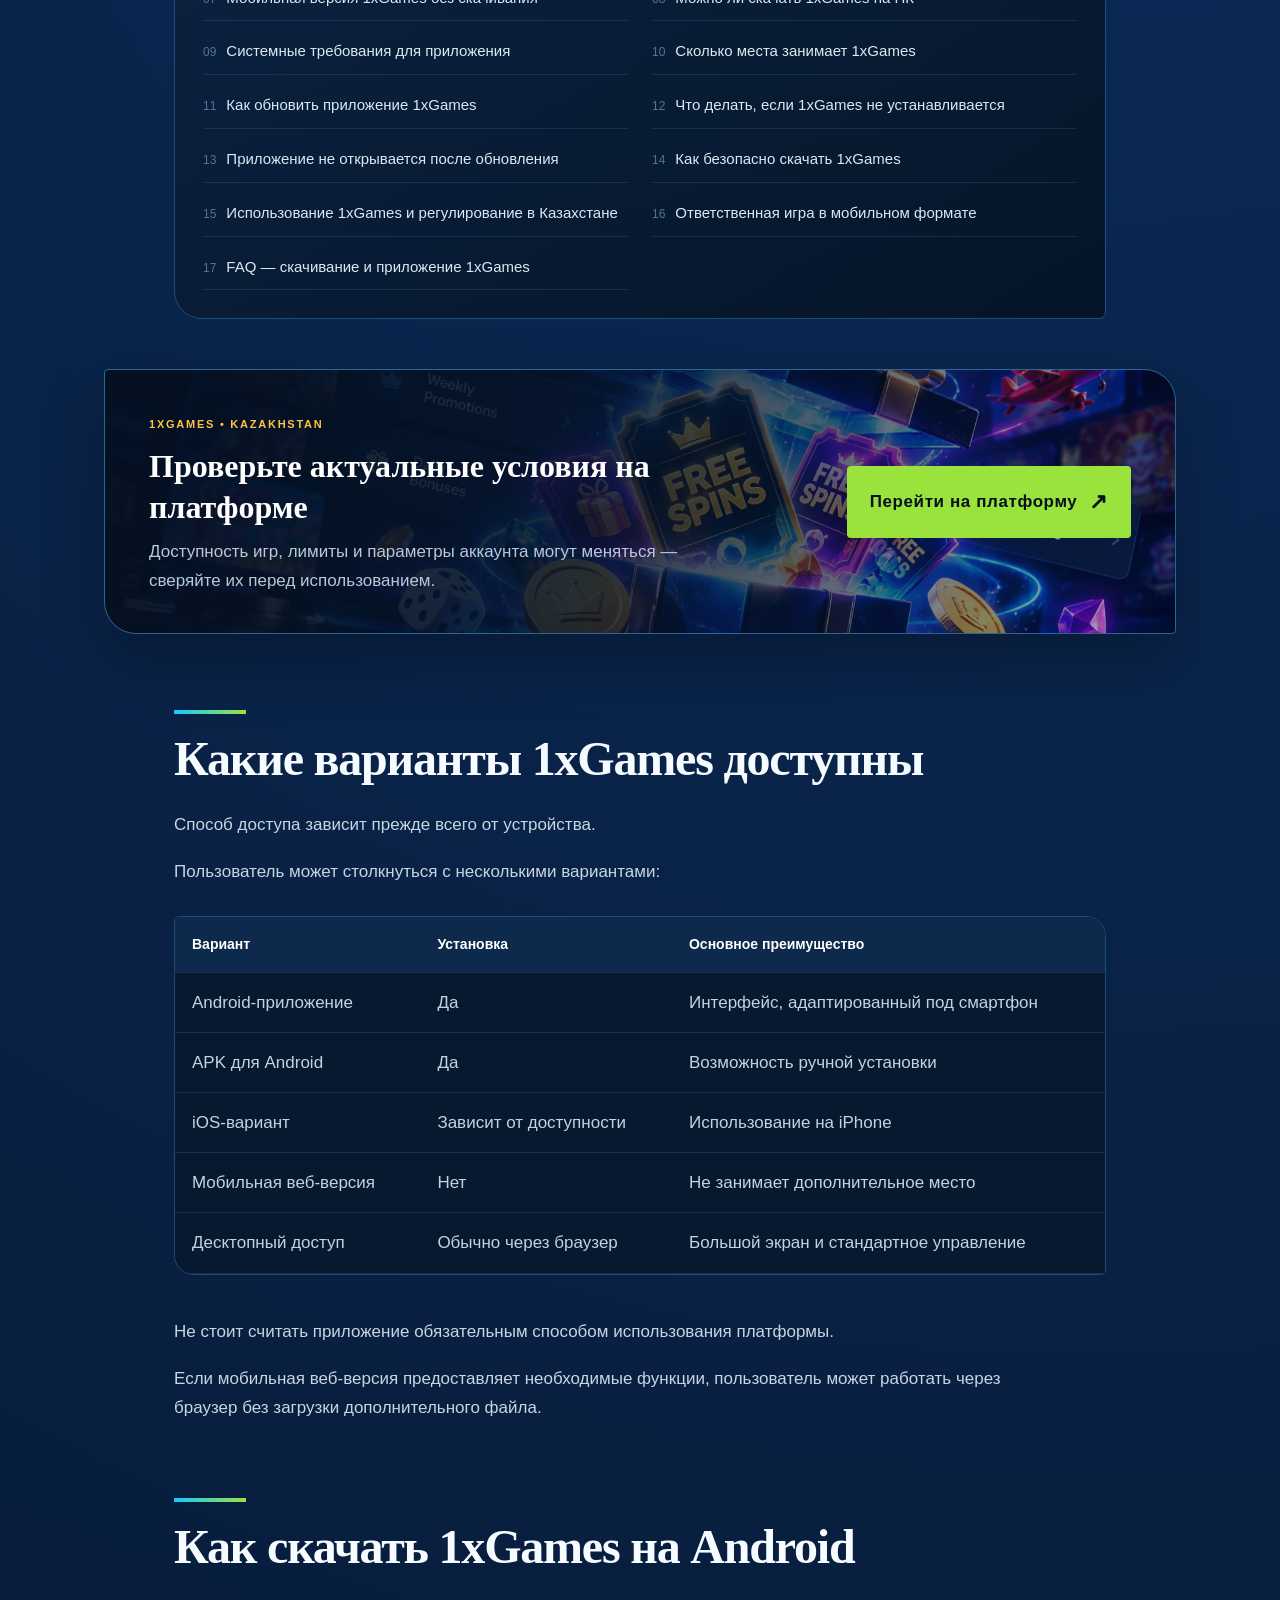
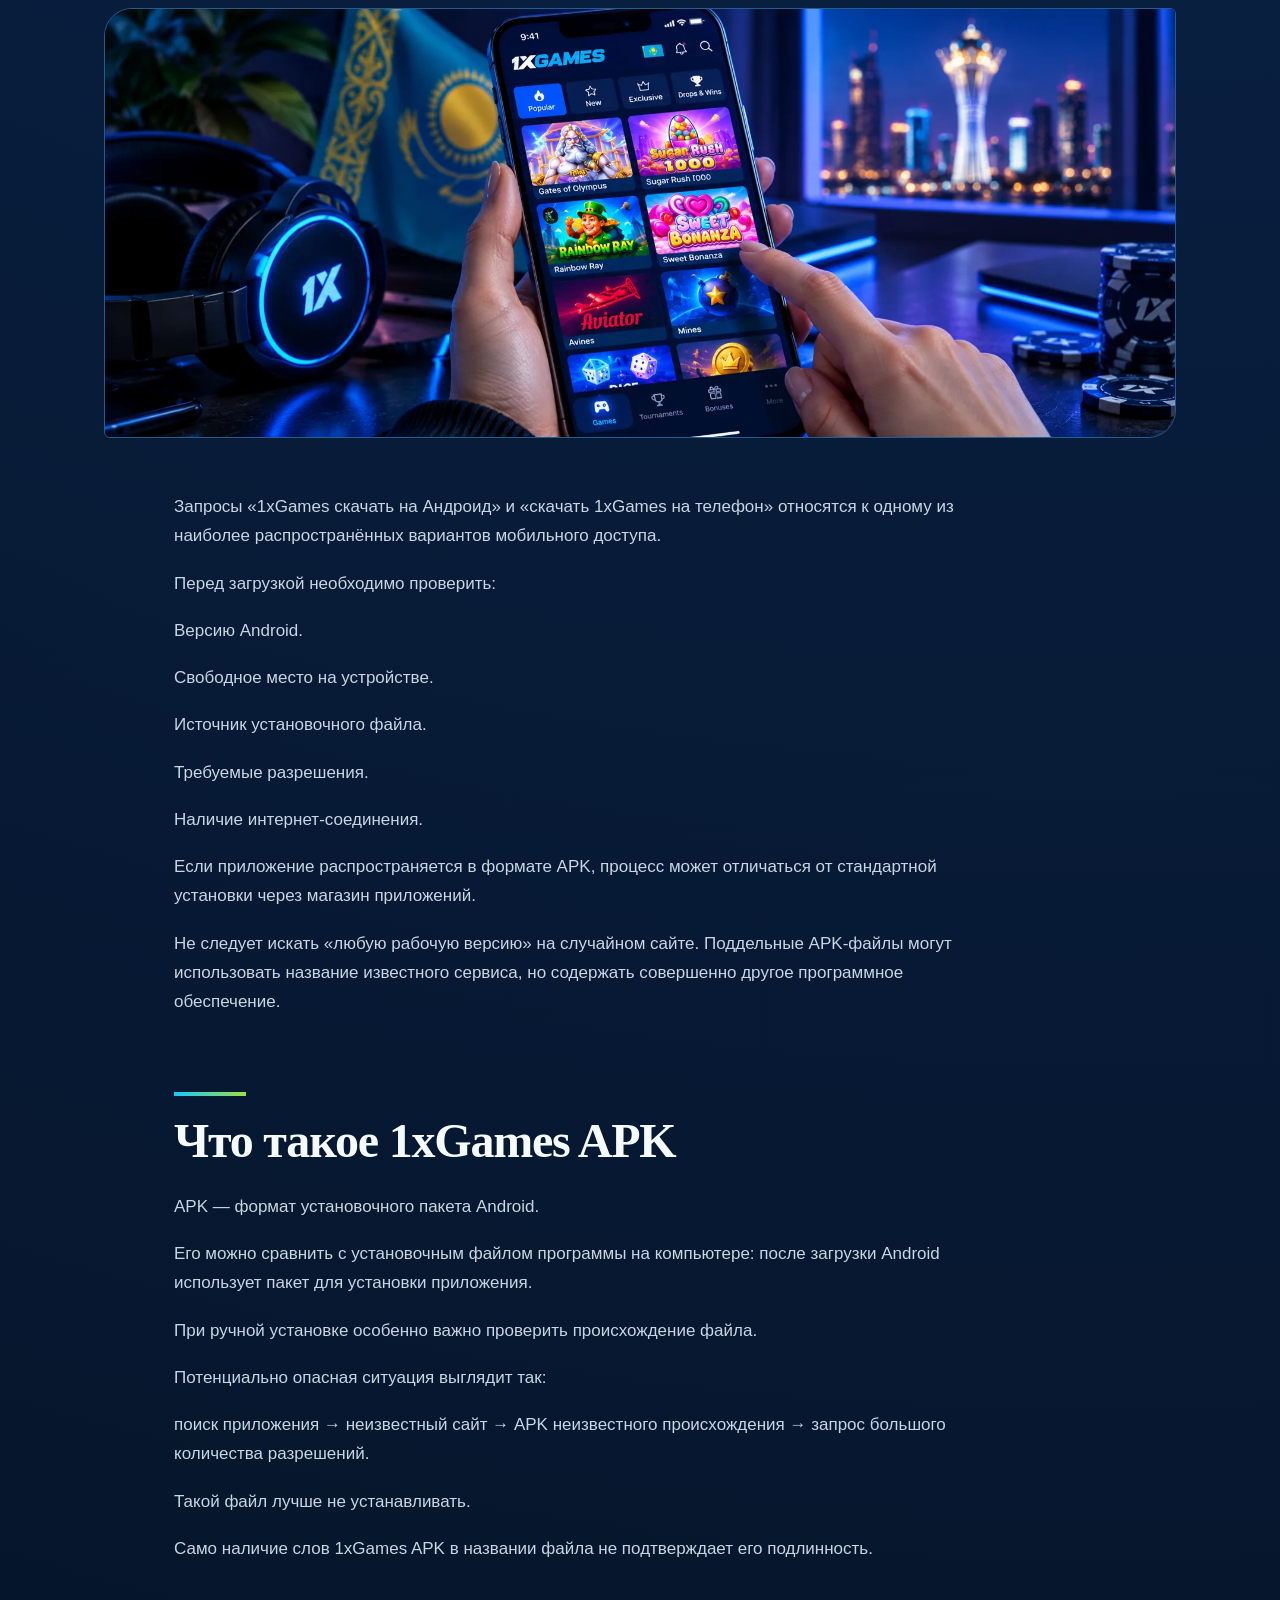
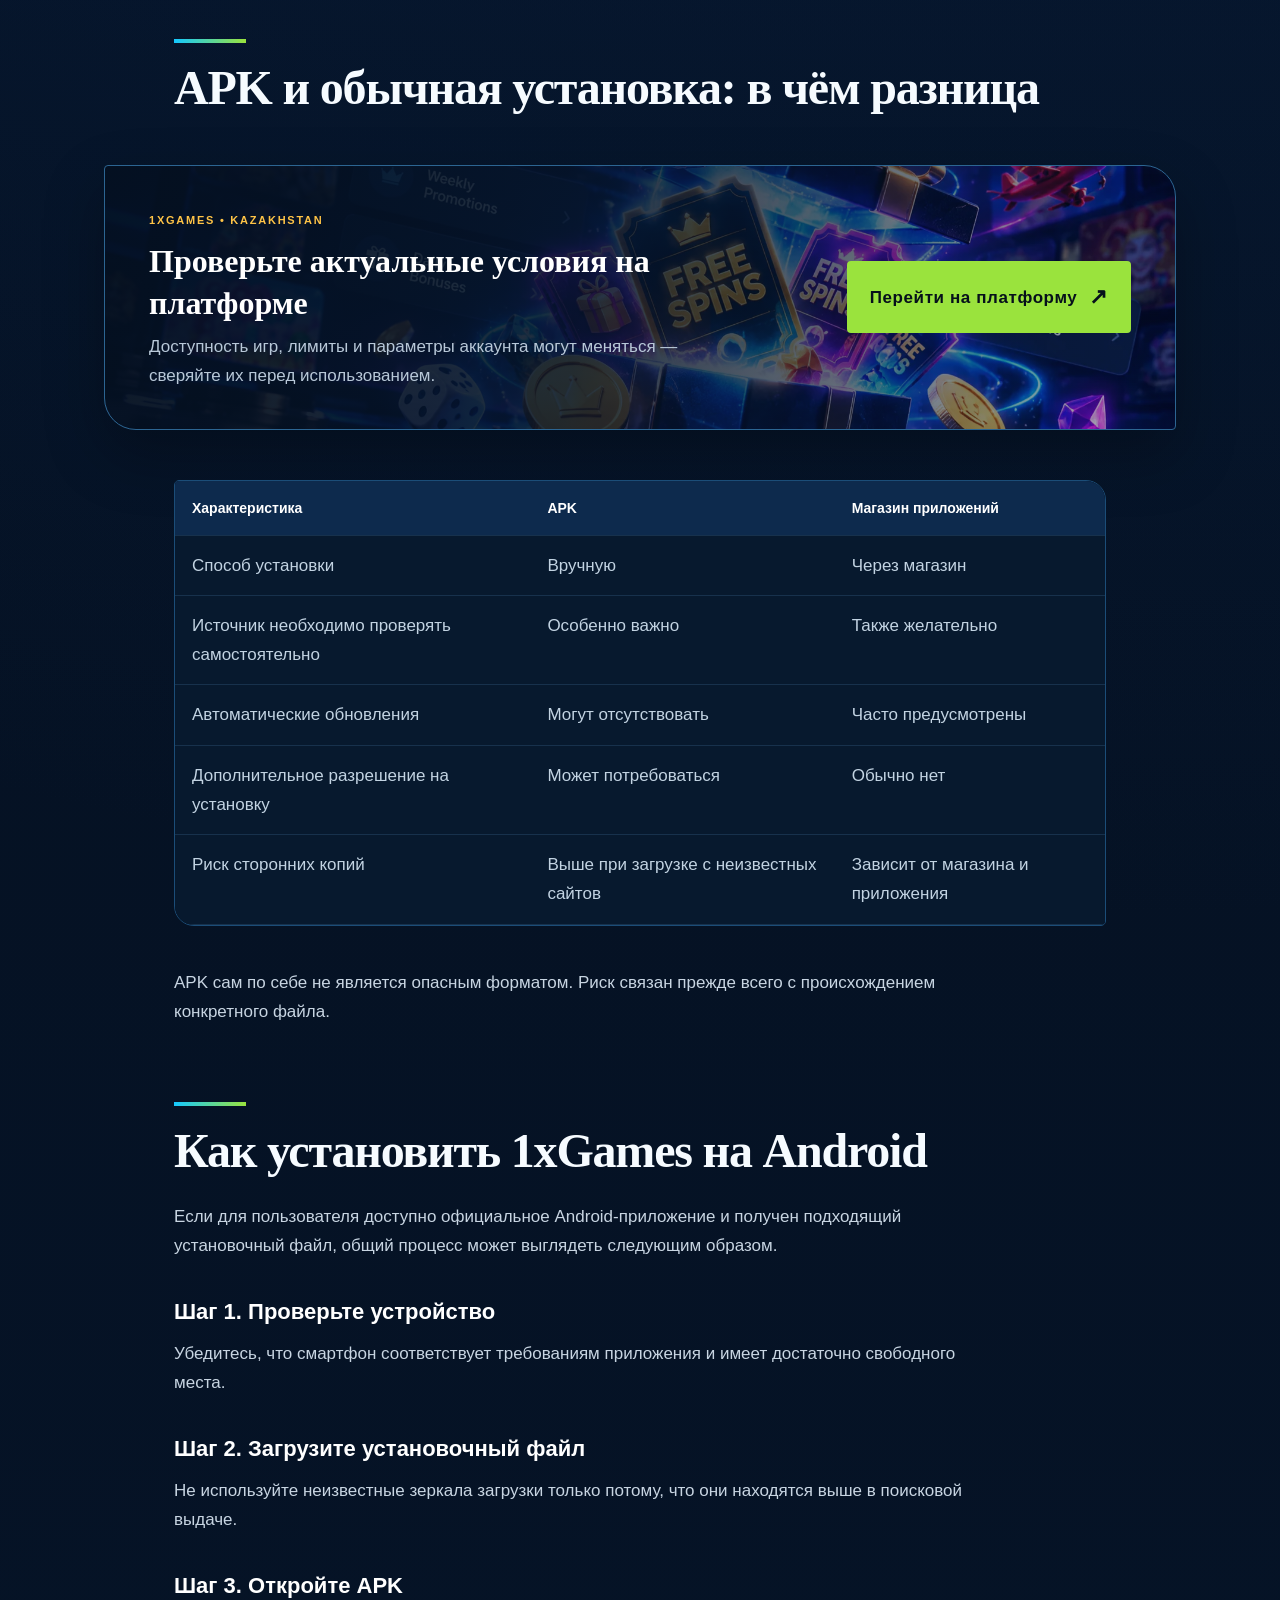
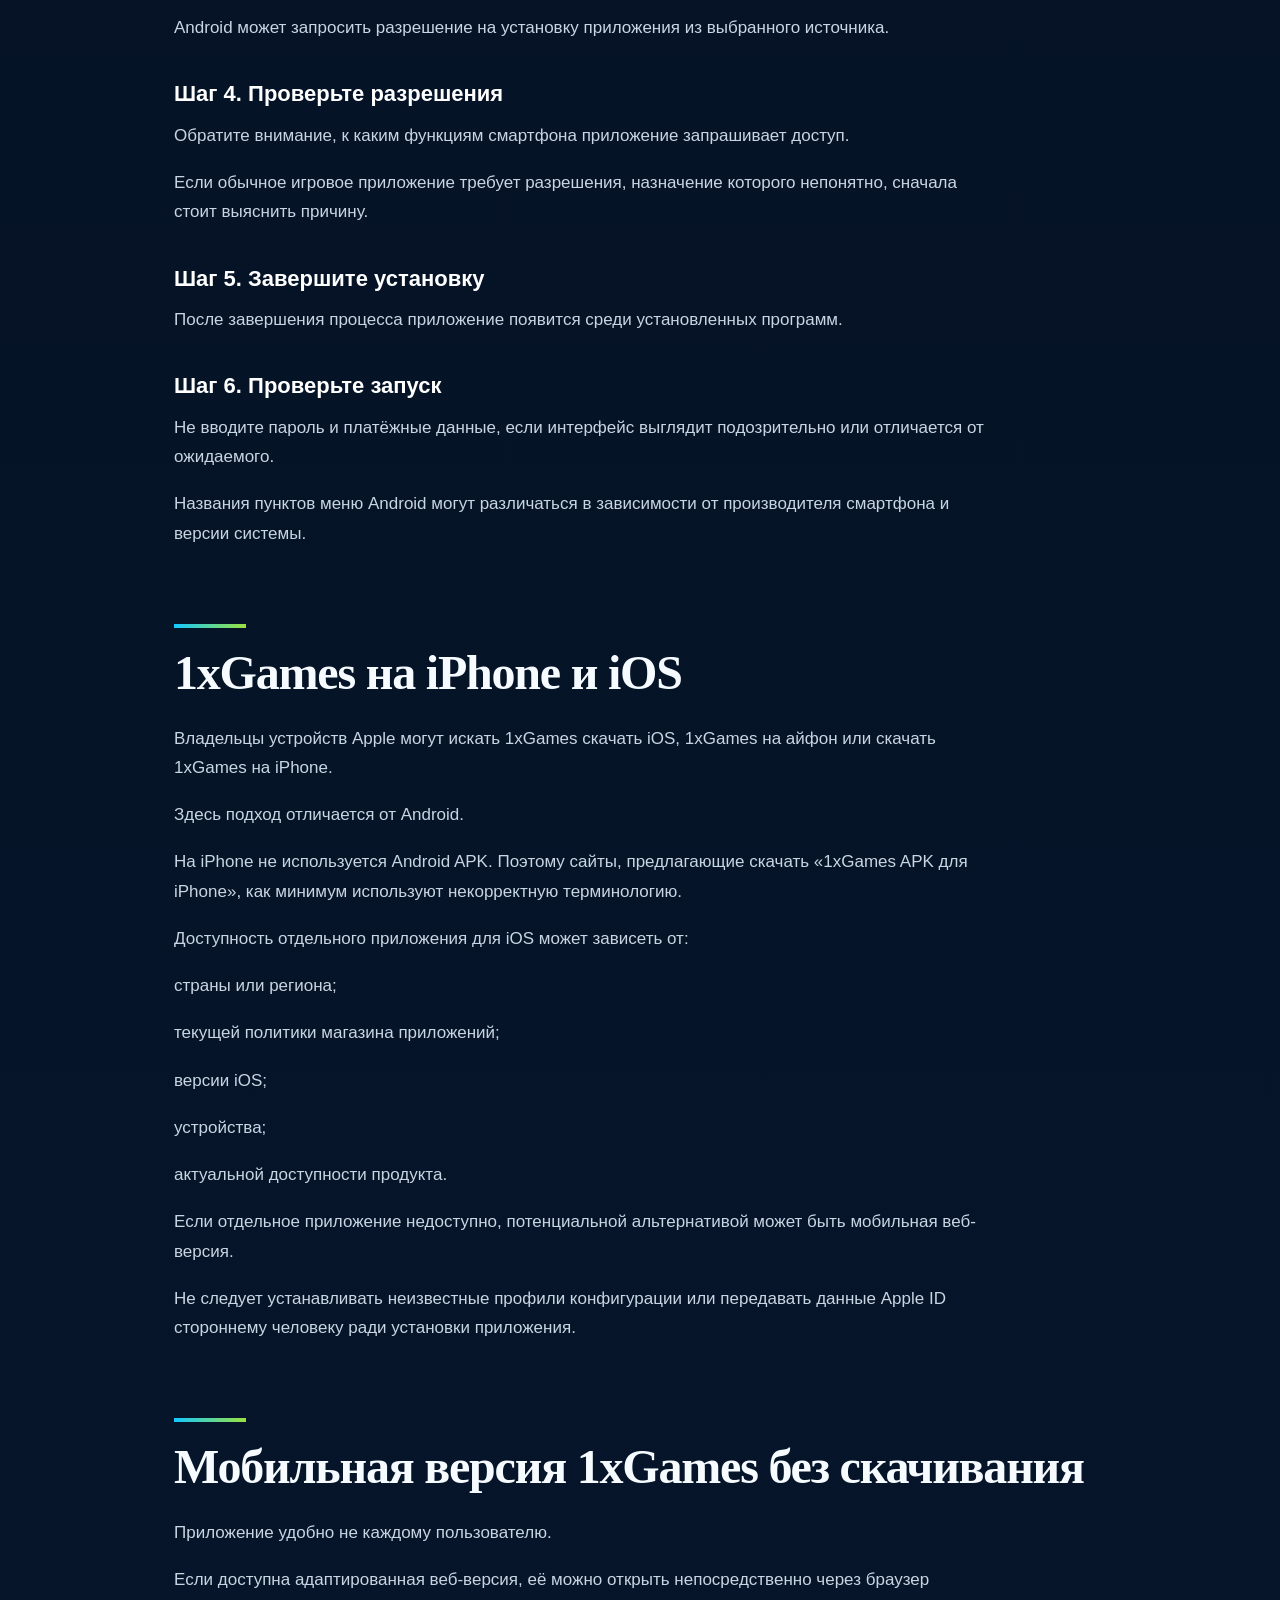
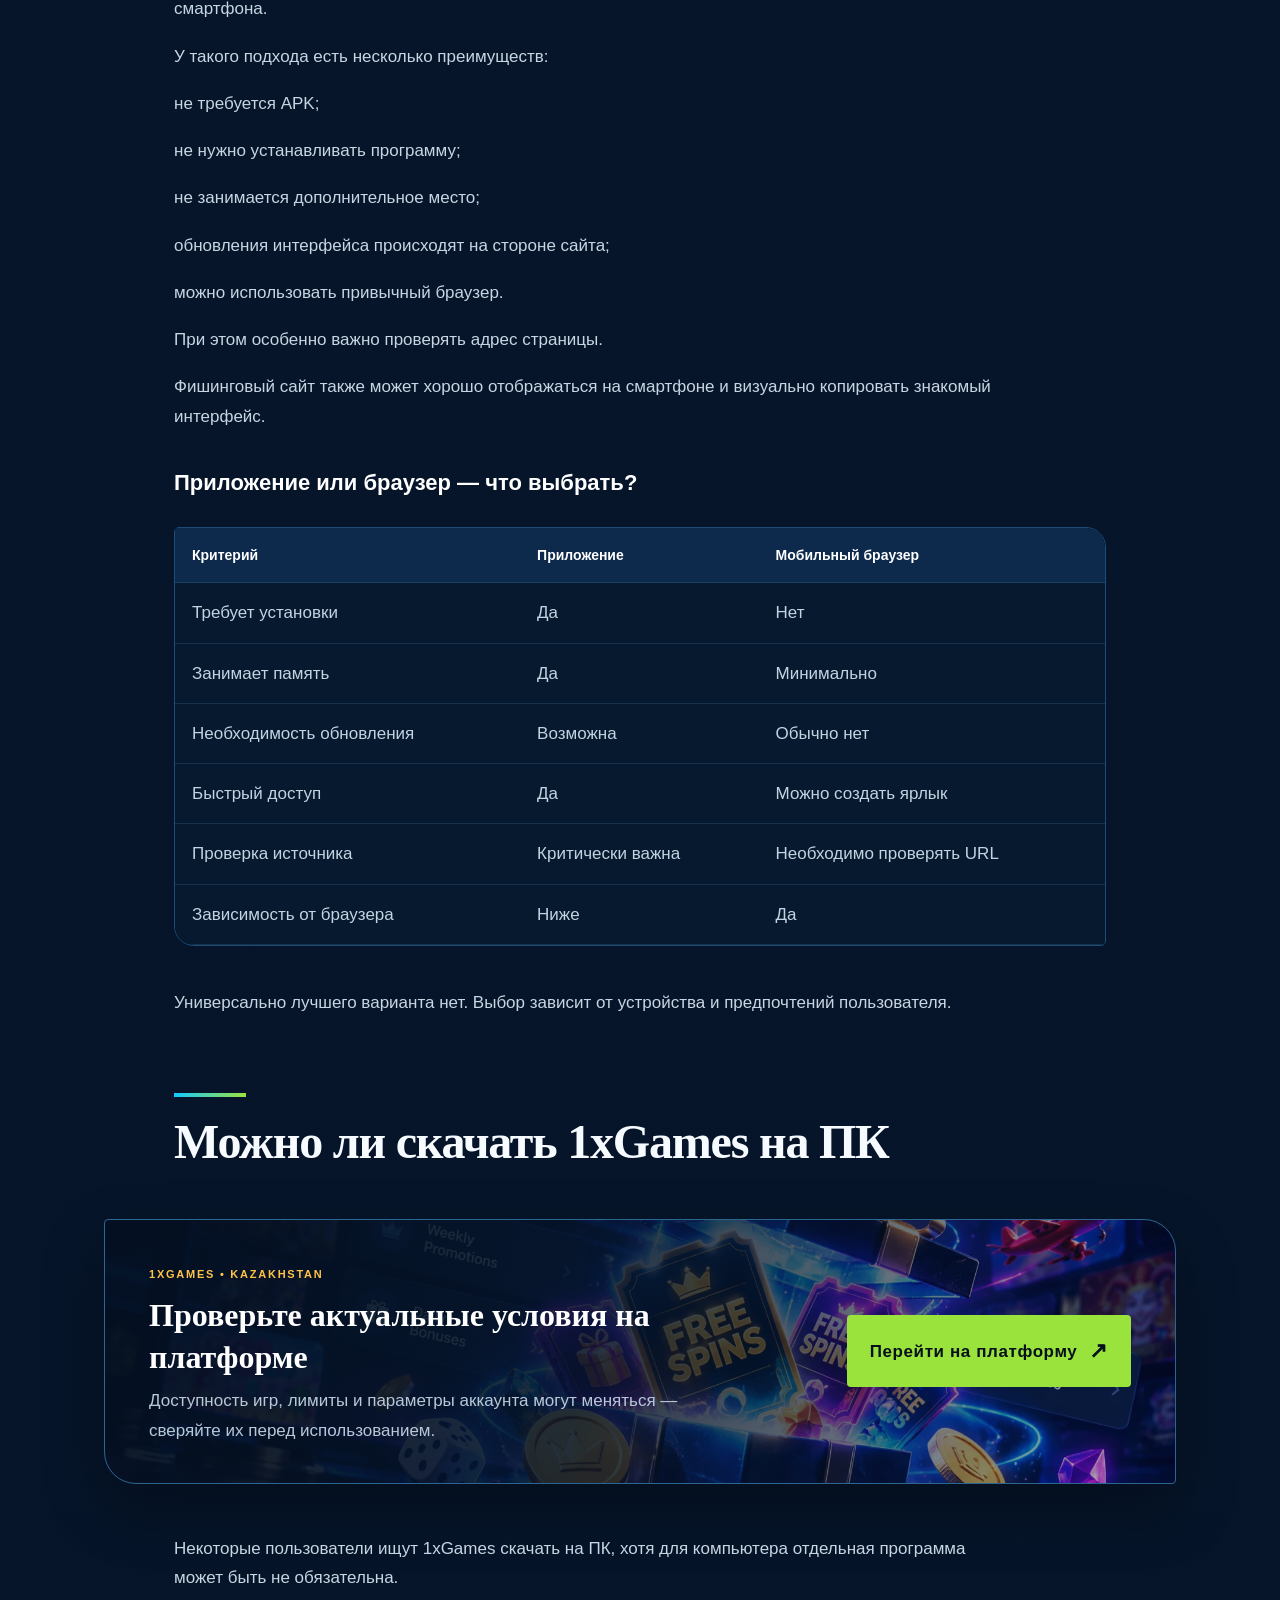
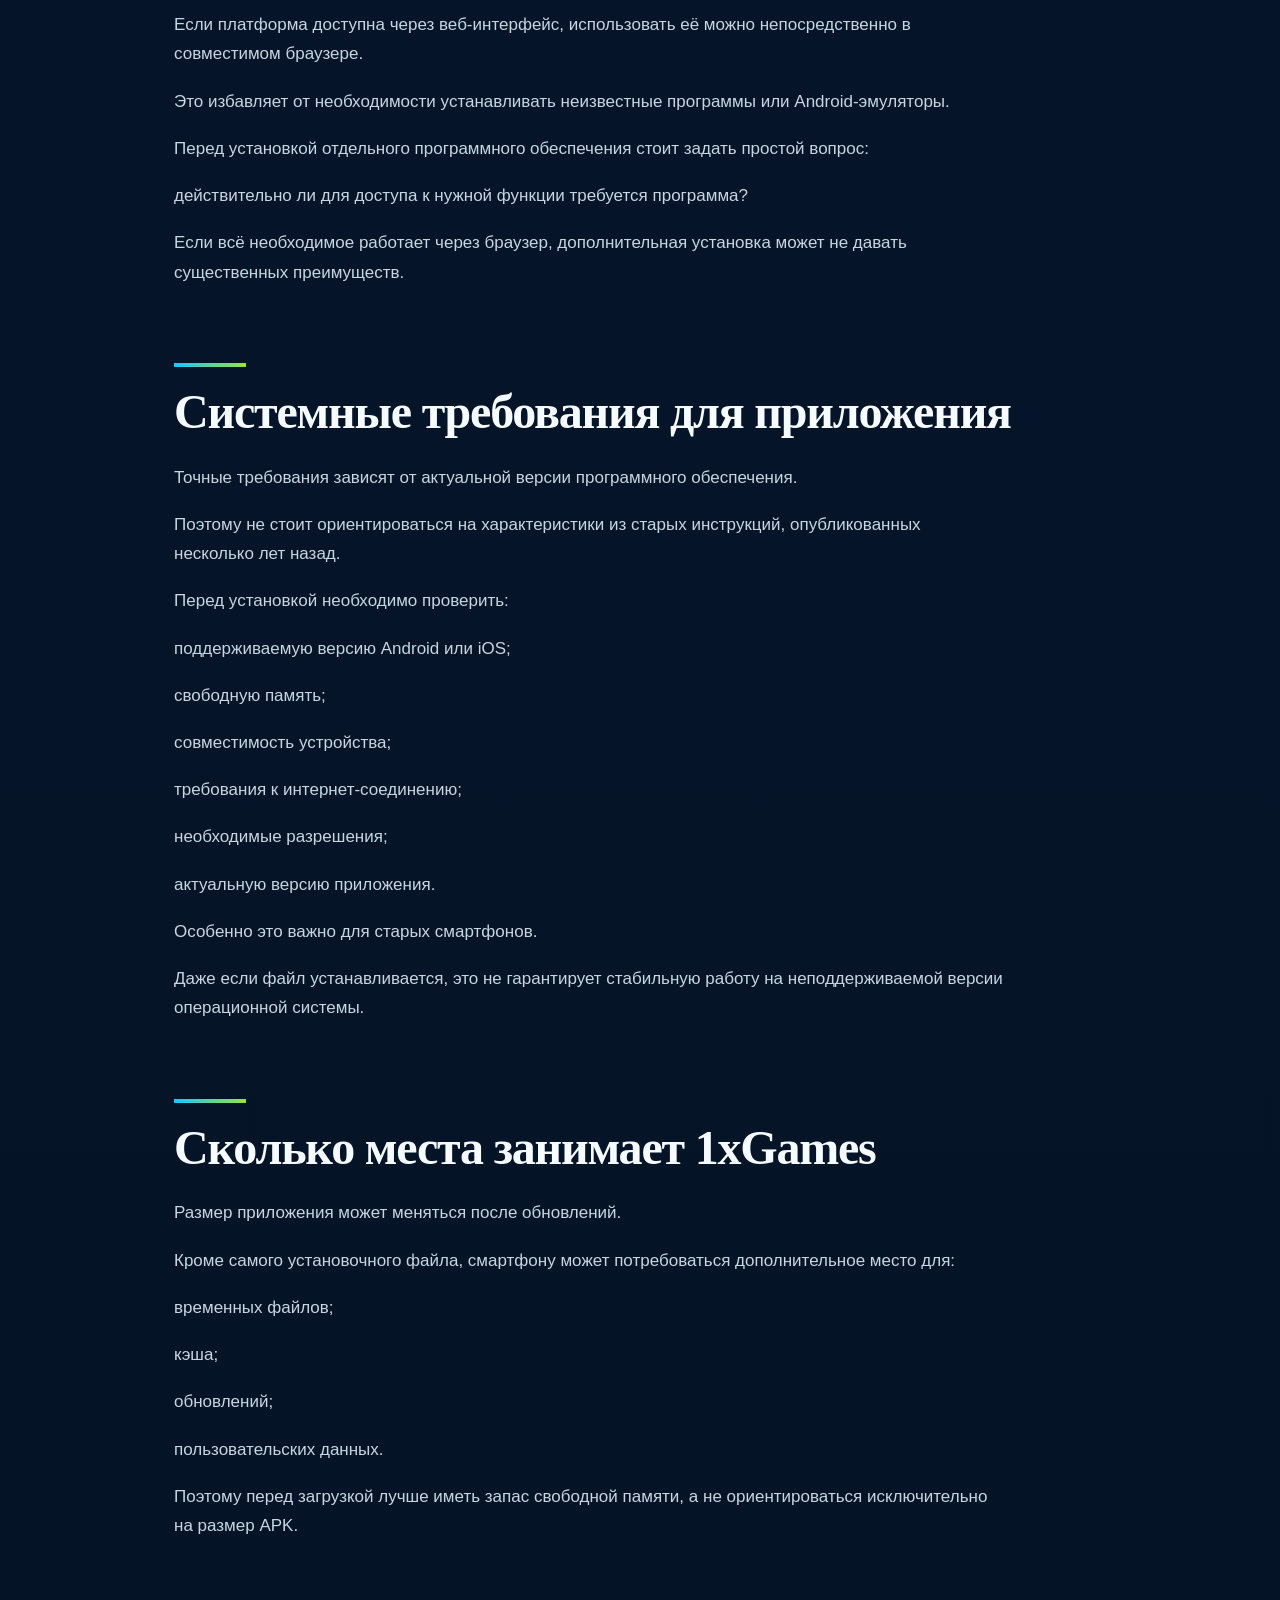
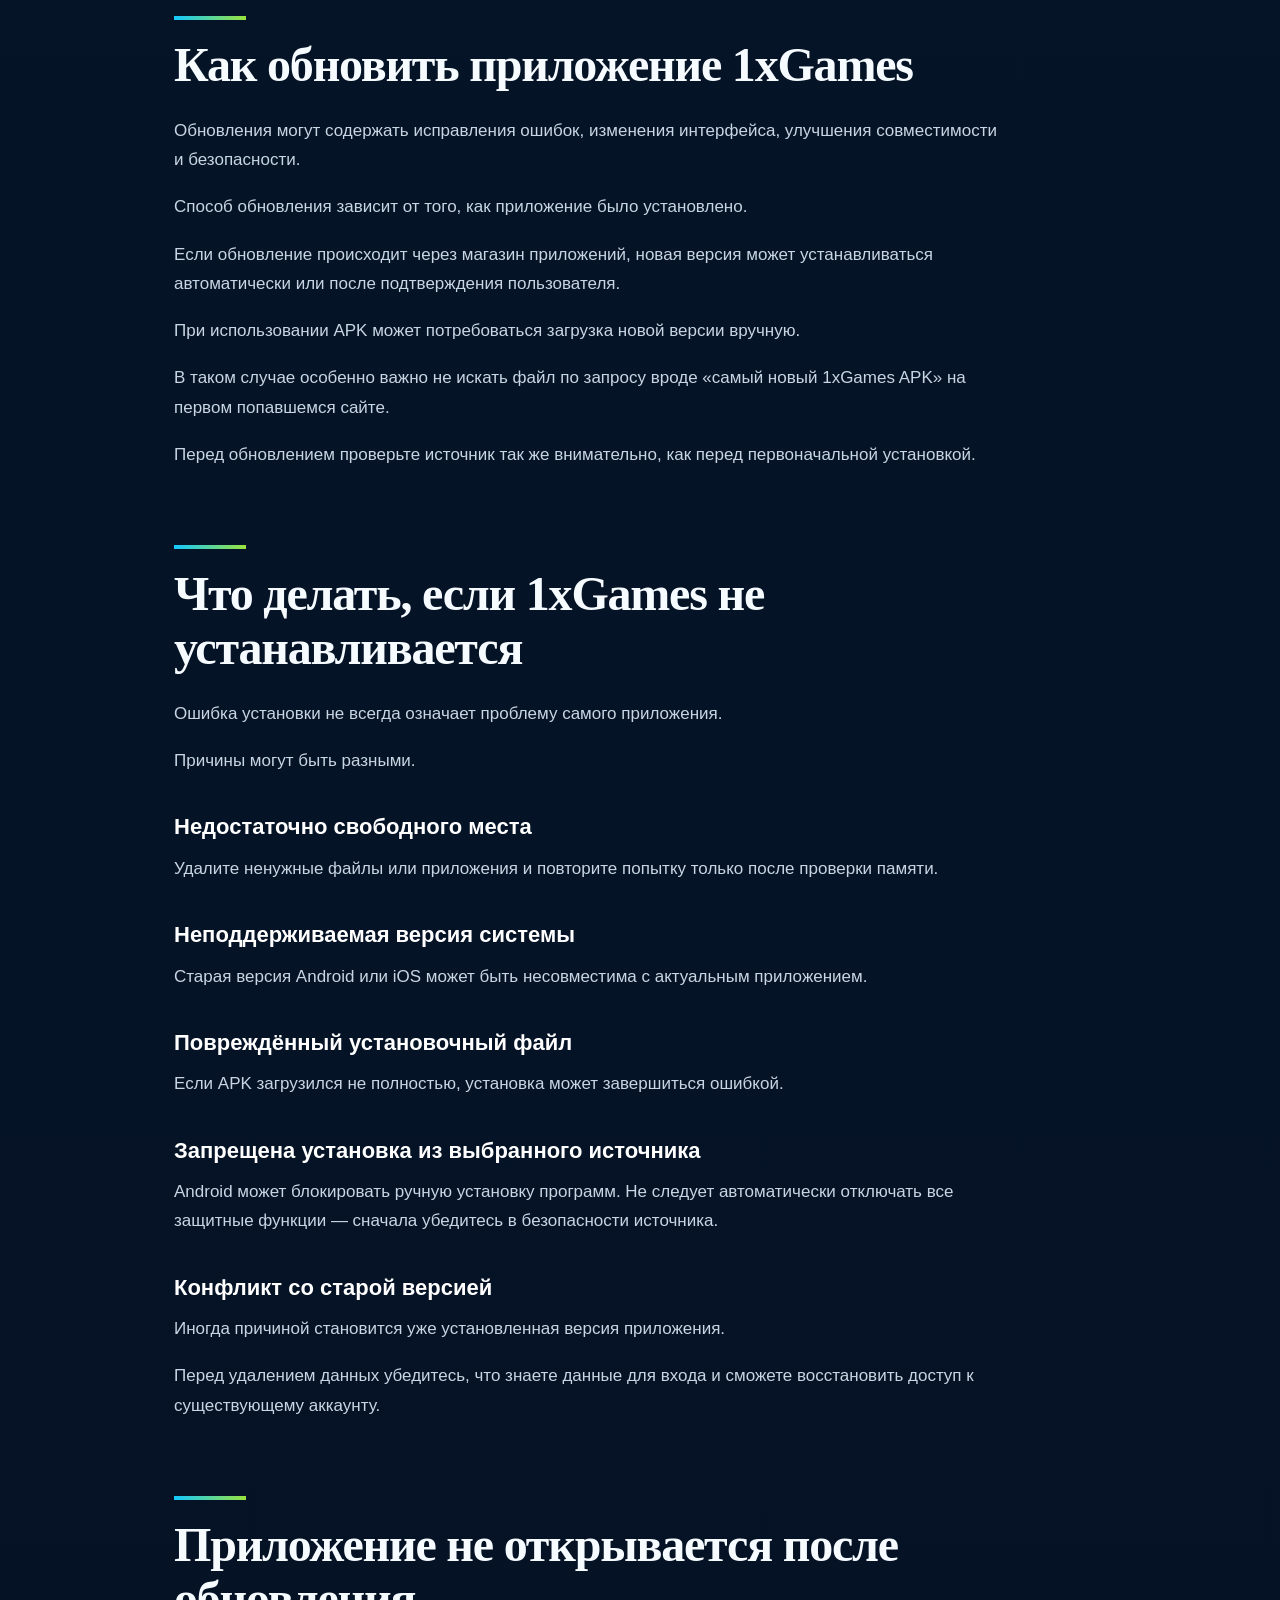
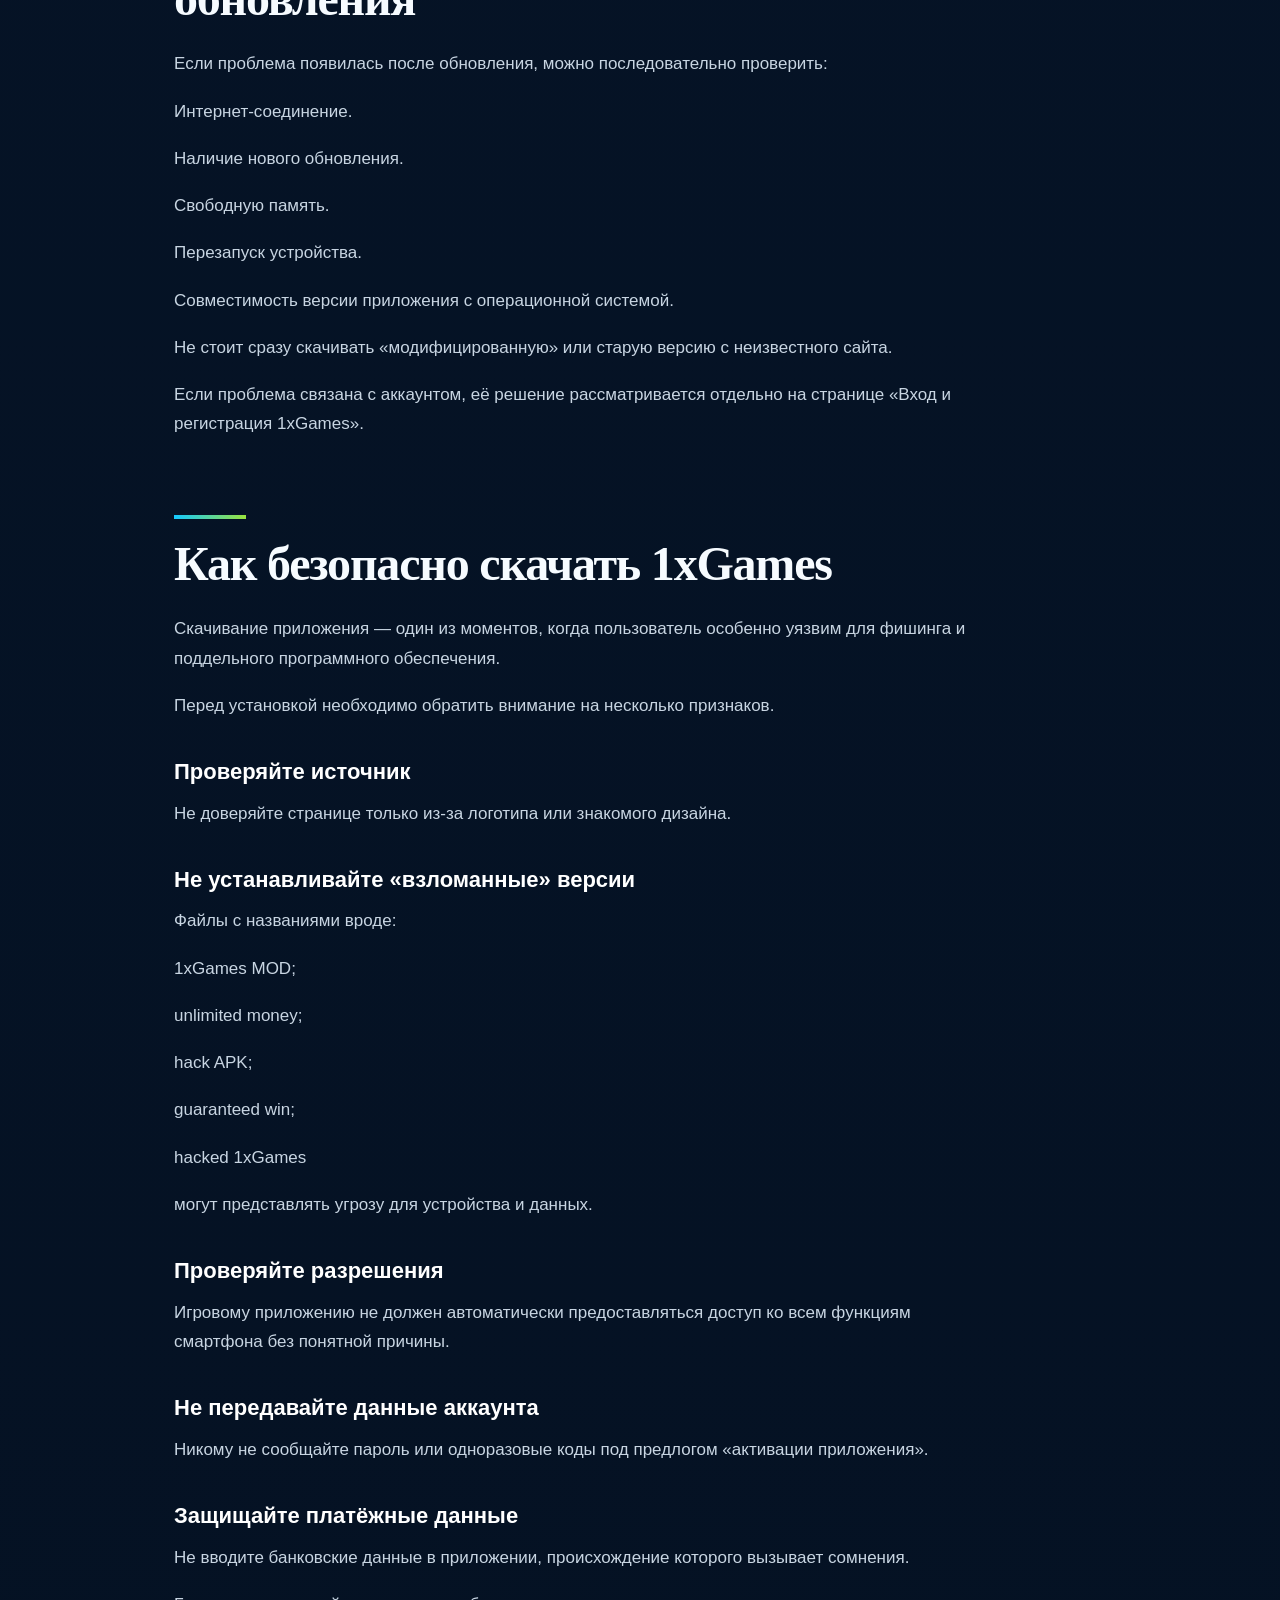
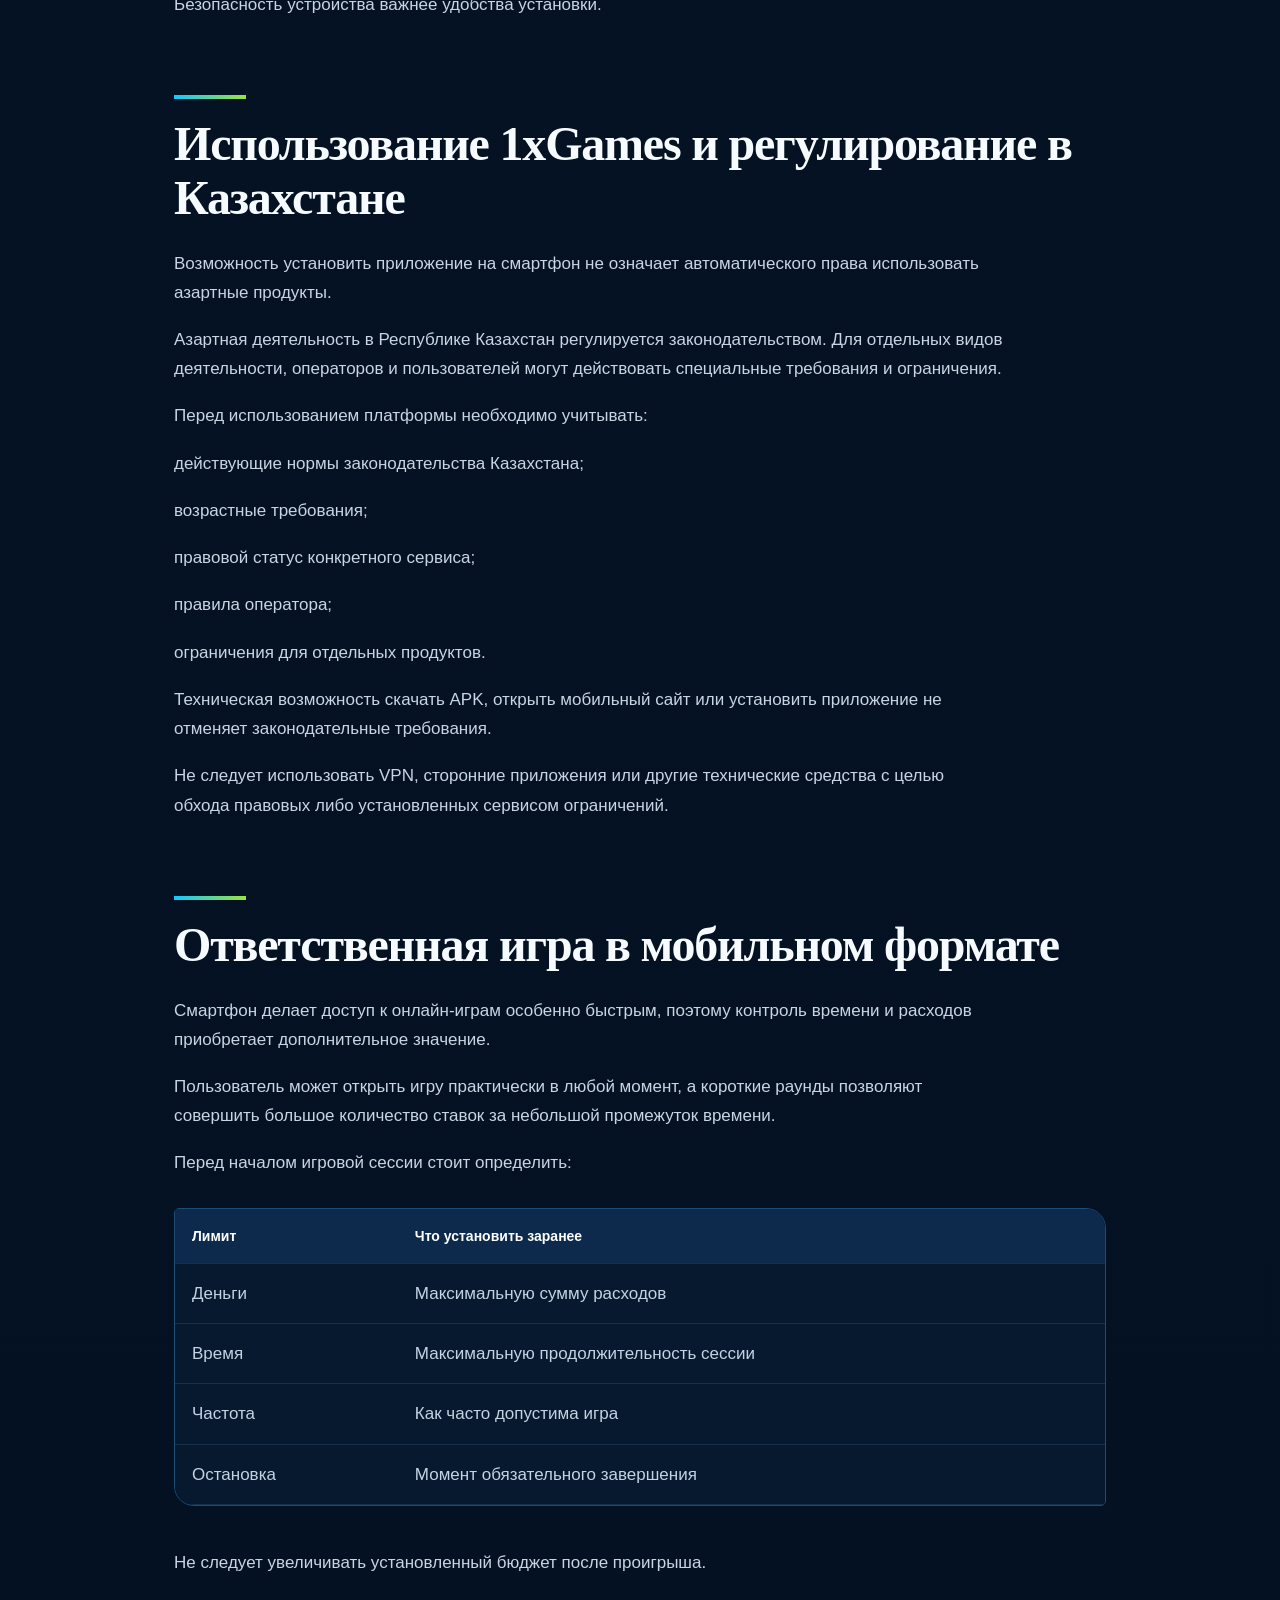
<file: download/index.html>
<!doctype html><html lang="ru-KZ"><head><meta charset="utf-8"><meta name="viewport" content="width=device-width,initial-scale=1"><title>Скачать 1xGames — приложение на Android, iOS и телефон</title><meta name="description" content="Как скачать 1xGames на Android, iPhone и другие устройства. Разбираем приложение, APK, мобильную версию, установку, обновление и правила безопасности."><link rel="canonical" href="https://buytimeinc.com/download/"><meta name="robots" content="index,follow"><meta name="google-site-verification" content="jDBBeCV9BaRuZMuzhp5bjR_psVSN-O8ITCXYPD31RJw" /><meta property="og:title" content="Скачать 1xGames — приложение на Android, iOS и телефон"><meta property="og:description" content="Как скачать 1xGames на Android, iPhone и другие устройства. Разбираем приложение, APK, мобильную версию, установку, обновление и правила безопасности."><meta property="og:url" content="https://buytimeinc.com/download/"><meta property="og:type" content="website"><meta property="og:image" content="https://buytimeinc.com/assets/img/hero.webp"><meta name="twitter:card" content="summary_large_image"><link rel="icon" href="/assets/img/favicon.webp"><link rel="stylesheet" href="/assets/css/site.css"></head><body>
<header class="site-head"><a class="brand" href="/"><img src="/assets/img/logo.webp" alt="1xGames"></a><nav class="main-nav"><a href="/">Обзор</a><a href="/games/">Игры</a><a href="/download/">Приложение</a><a href="/bonuses/">Бонусы</a><a href="/payments/">Платежи</a><a href="/kz/">Қазақша</a></nav><a class="head-button" href="/go/">ОТКРЫТЬ</a></header>
<main><section class="hero"><div class="hero-copy"><span class="eyebrow">1XGAMES • КАЗАХСТАН</span><h1>Скачать 1xGames: приложение для Android, iOS и других устройств</h1><p>Практический гид по играм, мобильному доступу, бонусам, платежам и безопасности.</p><div class="hero-actions"><a class="primary-button" href="/go/">Перейти на платформу <span>↗</span></a><span class="hero-note">18+ · Проверяйте условия</span></div></div><div class="hero-media"><img src="/assets/img/app.webp" alt="1xGames Kazakhstan"></div></section>
<article class="article"><p>Пользоваться 1xGames можно с разных устройств, однако способ доступа может отличаться в зависимости от операционной системы и доступности конкретной версии платформы. Пользователи Android чаще ищут приложение или APK-файл, владельцы iPhone — версию для iOS, а часть аудитории предпочитает мобильный браузер без установки дополнительного программного обеспечения.</p><p>Поэтому запрос «1xGames скачать» не всегда означает один и тот же файл. Перед установкой необходимо определить тип устройства, проверить совместимость и убедиться, что программное обеспечение получено из надёжного источника.</p><p>В этом руководстве разберём основные варианты мобильного доступа, особенности Android и iOS, установку и обновление приложения, а также проблемы, которые могут возникнуть при использовании 1xGames на смартфоне.</p><nav class="toc"><div class="toc-label">НА ЭТОЙ СТРАНИЦЕ</div><div class="toc-grid"><a href="#какие-варианты-1xgames-доступны"><span>01</span>Какие варианты 1xGames доступны</a><a href="#как-скачать-1xgames-на-android"><span>02</span>Как скачать 1xGames на Android</a><a href="#что-такое-1xgames-apk"><span>03</span>Что такое 1xGames APK</a><a href="#apk-и-обычная-установка-в-чём-разница"><span>04</span>APK и обычная установка: в чём разница</a><a href="#как-установить-1xgames-на-android"><span>05</span>Как установить 1xGames на Android</a><a href="#1xgames-на-iphone-и-ios"><span>06</span>1xGames на iPhone и iOS</a><a href="#мобильная-версия-1xgames-без-скачивания"><span>07</span>Мобильная версия 1xGames без скачивания</a><a href="#можно-ли-скачать-1xgames-на-пк"><span>08</span>Можно ли скачать 1xGames на ПК</a><a href="#системные-требования-для-приложения"><span>09</span>Системные требования для приложения</a><a href="#сколько-места-занимает-1xgames"><span>10</span>Сколько места занимает 1xGames</a><a href="#как-обновить-приложение-1xgames"><span>11</span>Как обновить приложение 1xGames</a><a href="#что-делать-если-1xgames-не-устанавливается"><span>12</span>Что делать, если 1xGames не устанавливается</a><a href="#приложение-не-открывается-после-обновления"><span>13</span>Приложение не открывается после обновления</a><a href="#как-безопасно-скачать-1xgames"><span>14</span>Как безопасно скачать 1xGames</a><a href="#использование-1xgames-и-регулирование-в-казахстане"><span>15</span>Использование 1xGames и регулирование в Казахстане</a><a href="#ответственная-игра-в-мобильном-формате"><span>16</span>Ответственная игра в мобильном формате</a><a href="#faq-скачивание-и-приложение-1xgames"><span>17</span>FAQ — скачивание и приложение 1xGames</a></div></nav><aside class="cta-band"><div><span class="cta-kicker">1XGAMES • KAZAKHSTAN</span><h3>Проверьте актуальные условия на платформе</h3><p>Доступность игр, лимиты и параметры аккаунта могут меняться — сверяйте их перед использованием.</p></div><a class="cta-button" href="/go/">Перейти на платформу<span>↗</span></a></aside><h2 id="какие-варианты-1xgames-доступны">Какие варианты 1xGames доступны</h2><p>Способ доступа зависит прежде всего от устройства.</p><p>Пользователь может столкнуться с несколькими вариантами:</p><div class="table-wrap"><table><tr><th>Вариант</th><th>Установка</th><th>Основное преимущество</th></tr><tr><td>Android-приложение</td><td>Да</td><td>Интерфейс, адаптированный под смартфон</td></tr><tr><td>APK для Android</td><td>Да</td><td>Возможность ручной установки</td></tr><tr><td>iOS-вариант</td><td>Зависит от доступности</td><td>Использование на iPhone</td></tr><tr><td>Мобильная веб-версия</td><td>Нет</td><td>Не занимает дополнительное место</td></tr><tr><td>Десктопный доступ</td><td>Обычно через браузер</td><td>Большой экран и стандартное управление</td></tr></table></div><p>Не стоит считать приложение обязательным способом использования платформы.</p><p>Если мобильная веб-версия предоставляет необходимые функции, пользователь может работать через браузер без загрузки дополнительного файла.</p><h2 id="как-скачать-1xgames-на-android">Как скачать 1xGames на Android</h2><figure class="feature-visual"><img src="/assets/img/app.webp" alt="1xGames Kazakhstan" loading="lazy"></figure><p>Запросы «1xGames скачать на Андроид» и «скачать 1xGames на телефон» относятся к одному из наиболее распространённых вариантов мобильного доступа.</p><p>Перед загрузкой необходимо проверить:</p><p>Версию Android.</p><p>Свободное место на устройстве.</p><p>Источник установочного файла.</p><p>Требуемые разрешения.</p><p>Наличие интернет-соединения.</p><p>Если приложение распространяется в формате APK, процесс может отличаться от стандартной установки через магазин приложений.</p><p>Не следует искать «любую рабочую версию» на случайном сайте. Поддельные APK-файлы могут использовать название известного сервиса, но содержать совершенно другое программное обеспечение.</p><h2 id="что-такое-1xgames-apk">Что такое 1xGames APK</h2><p>APK — формат установочного пакета Android.</p><p>Его можно сравнить с установочным файлом программы на компьютере: после загрузки Android использует пакет для установки приложения.</p><p>При ручной установке особенно важно проверить происхождение файла.</p><p>Потенциально опасная ситуация выглядит так:</p><p>поиск приложения → неизвестный сайт → APK неизвестного происхождения → запрос большого количества разрешений.</p><p>Такой файл лучше не устанавливать.</p><p>Само наличие слов 1xGames APK в названии файла не подтверждает его подлинность.</p><h2 id="apk-и-обычная-установка-в-чём-разница">APK и обычная установка: в чём разница</h2><aside class="cta-band"><div><span class="cta-kicker">1XGAMES • KAZAKHSTAN</span><h3>Проверьте актуальные условия на платформе</h3><p>Доступность игр, лимиты и параметры аккаунта могут меняться — сверяйте их перед использованием.</p></div><a class="cta-button" href="/go/">Перейти на платформу<span>↗</span></a></aside><div class="table-wrap"><table><tr><th>Характеристика</th><th>APK</th><th>Магазин приложений</th></tr><tr><td>Способ установки</td><td>Вручную</td><td>Через магазин</td></tr><tr><td>Источник необходимо проверять самостоятельно</td><td>Особенно важно</td><td>Также желательно</td></tr><tr><td>Автоматические обновления</td><td>Могут отсутствовать</td><td>Часто предусмотрены</td></tr><tr><td>Дополнительное разрешение на установку</td><td>Может потребоваться</td><td>Обычно нет</td></tr><tr><td>Риск сторонних копий</td><td>Выше при загрузке с неизвестных сайтов</td><td>Зависит от магазина и приложения</td></tr></table></div><p>APK сам по себе не является опасным форматом. Риск связан прежде всего с происхождением конкретного файла.</p><h2 id="как-установить-1xgames-на-android">Как установить 1xGames на Android</h2><p>Если для пользователя доступно официальное Android-приложение и получен подходящий установочный файл, общий процесс может выглядеть следующим образом.</p><h3>Шаг 1. Проверьте устройство</h3><p>Убедитесь, что смартфон соответствует требованиям приложения и имеет достаточно свободного места.</p><h3>Шаг 2. Загрузите установочный файл</h3><p>Не используйте неизвестные зеркала загрузки только потому, что они находятся выше в поисковой выдаче.</p><h3>Шаг 3. Откройте APK</h3><p>Android может запросить разрешение на установку приложения из выбранного источника.</p><h3>Шаг 4. Проверьте разрешения</h3><p>Обратите внимание, к каким функциям смартфона приложение запрашивает доступ.</p><p>Если обычное игровое приложение требует разрешения, назначение которого непонятно, сначала стоит выяснить причину.</p><h3>Шаг 5. Завершите установку</h3><p>После завершения процесса приложение появится среди установленных программ.</p><h3>Шаг 6. Проверьте запуск</h3><p>Не вводите пароль и платёжные данные, если интерфейс выглядит подозрительно или отличается от ожидаемого.</p><p>Названия пунктов меню Android могут различаться в зависимости от производителя смартфона и версии системы.</p><h2 id="1xgames-на-iphone-и-ios">1xGames на iPhone и iOS</h2><p>Владельцы устройств Apple могут искать 1xGames скачать iOS, 1xGames на айфон или скачать 1xGames на iPhone.</p><p>Здесь подход отличается от Android.</p><p>На iPhone не используется Android APK. Поэтому сайты, предлагающие скачать «1xGames APK для iPhone», как минимум используют некорректную терминологию.</p><p>Доступность отдельного приложения для iOS может зависеть от:</p><p>страны или региона;</p><p>текущей политики магазина приложений;</p><p>версии iOS;</p><p>устройства;</p><p>актуальной доступности продукта.</p><p>Если отдельное приложение недоступно, потенциальной альтернативой может быть мобильная веб-версия.</p><p>Не следует устанавливать неизвестные профили конфигурации или передавать данные Apple ID стороннему человеку ради установки приложения.</p><h2 id="мобильная-версия-1xgames-без-скачивания">Мобильная версия 1xGames без скачивания</h2><p>Приложение удобно не каждому пользователю.</p><p>Если доступна адаптированная веб-версия, её можно открыть непосредственно через браузер смартфона.</p><p>У такого подхода есть несколько преимуществ:</p><p>не требуется APK;</p><p>не нужно устанавливать программу;</p><p>не занимается дополнительное место;</p><p>обновления интерфейса происходят на стороне сайта;</p><p>можно использовать привычный браузер.</p><p>При этом особенно важно проверять адрес страницы.</p><p>Фишинговый сайт также может хорошо отображаться на смартфоне и визуально копировать знакомый интерфейс.</p><h3>Приложение или браузер — что выбрать?</h3><div class="table-wrap"><table><tr><th>Критерий</th><th>Приложение</th><th>Мобильный браузер</th></tr><tr><td>Требует установки</td><td>Да</td><td>Нет</td></tr><tr><td>Занимает память</td><td>Да</td><td>Минимально</td></tr><tr><td>Необходимость обновления</td><td>Возможна</td><td>Обычно нет</td></tr><tr><td>Быстрый доступ</td><td>Да</td><td>Можно создать ярлык</td></tr><tr><td>Проверка источника</td><td>Критически важна</td><td>Необходимо проверять URL</td></tr><tr><td>Зависимость от браузера</td><td>Ниже</td><td>Да</td></tr></table></div><p>Универсально лучшего варианта нет. Выбор зависит от устройства и предпочтений пользователя.</p><h2 id="можно-ли-скачать-1xgames-на-пк">Можно ли скачать 1xGames на ПК</h2><aside class="cta-band"><div><span class="cta-kicker">1XGAMES • KAZAKHSTAN</span><h3>Проверьте актуальные условия на платформе</h3><p>Доступность игр, лимиты и параметры аккаунта могут меняться — сверяйте их перед использованием.</p></div><a class="cta-button" href="/go/">Перейти на платформу<span>↗</span></a></aside><p>Некоторые пользователи ищут 1xGames скачать на ПК, хотя для компьютера отдельная программа может быть не обязательна.</p><p>Если платформа доступна через веб-интерфейс, использовать её можно непосредственно в совместимом браузере.</p><p>Это избавляет от необходимости устанавливать неизвестные программы или Android-эмуляторы.</p><p>Перед установкой отдельного программного обеспечения стоит задать простой вопрос:</p><p>действительно ли для доступа к нужной функции требуется программа?</p><p>Если всё необходимое работает через браузер, дополнительная установка может не давать существенных преимуществ.</p><h2 id="системные-требования-для-приложения">Системные требования для приложения</h2><p>Точные требования зависят от актуальной версии программного обеспечения.</p><p>Поэтому не стоит ориентироваться на характеристики из старых инструкций, опубликованных несколько лет назад.</p><p>Перед установкой необходимо проверить:</p><p>поддерживаемую версию Android или iOS;</p><p>свободную память;</p><p>совместимость устройства;</p><p>требования к интернет-соединению;</p><p>необходимые разрешения;</p><p>актуальную версию приложения.</p><p>Особенно это важно для старых смартфонов.</p><p>Даже если файл устанавливается, это не гарантирует стабильную работу на неподдерживаемой версии операционной системы.</p><h2 id="сколько-места-занимает-1xgames">Сколько места занимает 1xGames</h2><p>Размер приложения может меняться после обновлений.</p><p>Кроме самого установочного файла, смартфону может потребоваться дополнительное место для:</p><p>временных файлов;</p><p>кэша;</p><p>обновлений;</p><p>пользовательских данных.</p><p>Поэтому перед загрузкой лучше иметь запас свободной памяти, а не ориентироваться исключительно на размер APK.</p><h2 id="как-обновить-приложение-1xgames">Как обновить приложение 1xGames</h2><p>Обновления могут содержать исправления ошибок, изменения интерфейса, улучшения совместимости и безопасности.</p><p>Способ обновления зависит от того, как приложение было установлено.</p><p>Если обновление происходит через магазин приложений, новая версия может устанавливаться автоматически или после подтверждения пользователя.</p><p>При использовании APK может потребоваться загрузка новой версии вручную.</p><p>В таком случае особенно важно не искать файл по запросу вроде «самый новый 1xGames APK» на первом попавшемся сайте.</p><p>Перед обновлением проверьте источник так же внимательно, как перед первоначальной установкой.</p><h2 id="что-делать-если-1xgames-не-устанавливается">Что делать, если 1xGames не устанавливается</h2><p>Ошибка установки не всегда означает проблему самого приложения.</p><p>Причины могут быть разными.</p><h3>Недостаточно свободного места</h3><p>Удалите ненужные файлы или приложения и повторите попытку только после проверки памяти.</p><h3>Неподдерживаемая версия системы</h3><p>Старая версия Android или iOS может быть несовместима с актуальным приложением.</p><h3>Повреждённый установочный файл</h3><p>Если APK загрузился не полностью, установка может завершиться ошибкой.</p><h3>Запрещена установка из выбранного источника</h3><p>Android может блокировать ручную установку программ. Не следует автоматически отключать все защитные функции — сначала убедитесь в безопасности источника.</p><h3>Конфликт со старой версией</h3><p>Иногда причиной становится уже установленная версия приложения.</p><p>Перед удалением данных убедитесь, что знаете данные для входа и сможете восстановить доступ к существующему аккаунту.</p><h2 id="приложение-не-открывается-после-обновления">Приложение не открывается после обновления</h2><p>Если проблема появилась после обновления, можно последовательно проверить:</p><p>Интернет-соединение.</p><p>Наличие нового обновления.</p><p>Свободную память.</p><p>Перезапуск устройства.</p><p>Совместимость версии приложения с операционной системой.</p><p>Не стоит сразу скачивать «модифицированную» или старую версию с неизвестного сайта.</p><p>Если проблема связана с аккаунтом, её решение рассматривается отдельно на странице «Вход и регистрация 1xGames».</p><h2 id="как-безопасно-скачать-1xgames">Как безопасно скачать 1xGames</h2><p>Скачивание приложения — один из моментов, когда пользователь особенно уязвим для фишинга и поддельного программного обеспечения.</p><p>Перед установкой необходимо обратить внимание на несколько признаков.</p><h3>Проверяйте источник</h3><p>Не доверяйте странице только из-за логотипа или знакомого дизайна.</p><h3>Не устанавливайте «взломанные» версии</h3><p>Файлы с названиями вроде:</p><p>1xGames MOD;</p><p>unlimited money;</p><p>hack APK;</p><p>guaranteed win;</p><p>hacked 1xGames</p><p>могут представлять угрозу для устройства и данных.</p><h3>Проверяйте разрешения</h3><p>Игровому приложению не должен автоматически предоставляться доступ ко всем функциям смартфона без понятной причины.</p><h3>Не передавайте данные аккаунта</h3><p>Никому не сообщайте пароль или одноразовые коды под предлогом «активации приложения».</p><h3>Защищайте платёжные данные</h3><p>Не вводите банковские данные в приложении, происхождение которого вызывает сомнения.</p><p>Безопасность устройства важнее удобства установки.</p><h2 id="использование-1xgames-и-регулирование-в-казахстане">Использование 1xGames и регулирование в Казахстане</h2><p>Возможность установить приложение на смартфон не означает автоматического права использовать азартные продукты.</p><p>Азартная деятельность в Республике Казахстан регулируется законодательством. Для отдельных видов деятельности, операторов и пользователей могут действовать специальные требования и ограничения.</p><p>Перед использованием платформы необходимо учитывать:</p><p>действующие нормы законодательства Казахстана;</p><p>возрастные требования;</p><p>правовой статус конкретного сервиса;</p><p>правила оператора;</p><p>ограничения для отдельных продуктов.</p><p>Техническая возможность скачать APK, открыть мобильный сайт или установить приложение не отменяет законодательные требования.</p><p>Не следует использовать VPN, сторонние приложения или другие технические средства с целью обхода правовых либо установленных сервисом ограничений.</p><h2 id="ответственная-игра-в-мобильном-формате">Ответственная игра в мобильном формате</h2><p>Смартфон делает доступ к онлайн-играм особенно быстрым, поэтому контроль времени и расходов приобретает дополнительное значение.</p><p>Пользователь может открыть игру практически в любой момент, а короткие раунды позволяют совершить большое количество ставок за небольшой промежуток времени.</p><p>Перед началом игровой сессии стоит определить:</p><div class="table-wrap"><table><tr><th>Лимит</th><th>Что установить заранее</th></tr><tr><td>Деньги</td><td>Максимальную сумму расходов</td></tr><tr><td>Время</td><td>Максимальную продолжительность сессии</td></tr><tr><td>Частота</td><td>Как часто допустима игра</td></tr><tr><td>Остановка</td><td>Момент обязательного завершения</td></tr></table></div><p>Не следует увеличивать установленный бюджет после проигрыша.</p><p>Также не стоит использовать кредитные средства или деньги, предназначенные для обязательных расходов.</p><p>Мобильные функции контроля экранного времени могут использоваться как дополнительный инструмент для отслеживания продолжительности игровых сессий.</p><p>Если соблюдать собственные ограничения становится сложно, следует прекратить игру и рассмотреть доступные инструменты самоограничения.</p><h2 id="faq-скачивание-и-приложение-1xgames">FAQ — скачивание и приложение 1xGames</h2><h3>Как скачать 1xGames на Android?</h3><p>Если для Android доступно соответствующее приложение, необходимо получить установочный файл из надёжного источника, проверить совместимость устройства и выполнить установку. Для APK Android может запросить дополнительное разрешение на установку из выбранного источника.</p><h3>Что такое 1xGames APK?</h3><p>APK — установочный формат приложений Android. Сам формат не подтверждает безопасность файла, поэтому важно проверять источник конкретного APK перед установкой.</p><h3>Можно ли скачать 1xGames на iPhone?</h3><p>Доступность варианта для iOS зависит от устройства, региона и текущих условий распространения приложения. Если отдельное приложение недоступно, альтернативой может быть совместимая мобильная веб-версия.</p><h3>Нужно ли скачивать APK на iPhone?</h3><p>Нет. APK предназначен для Android и не является форматом приложений iOS. Предложения установить «APK на iPhone» следует воспринимать критически.</p><h3>Можно ли пользоваться 1xGames без скачивания?</h3><p>Если доступна мобильная веб-версия, платформу можно использовать через совместимый браузер без установки отдельного приложения.</p><h3>Можно ли скачать 1xGames на компьютер?</h3><p>Если необходимые функции доступны через браузер, отдельная программа для ПК может не требоваться. Перед установкой стороннего ПО необходимо проверить его происхождение и необходимость.</p><h3>Почему 1xGames не устанавливается на телефон?</h3><p>Причиной может быть недостаток памяти, несовместимая версия операционной системы, повреждённый файл, ограничения установки или конфликт с предыдущей версией приложения.</p><h3>Как обновить 1xGames?</h3><p>Способ зависит от варианта установки. Приложение из магазина может обновляться через него, а при ручной установке APK может потребоваться новая версия установочного файла. Источник обновления необходимо проверять так же тщательно, как и при первой установке.</p><h3>Безопасно ли скачивать 1xGames APK со сторонних сайтов?</h3><p>Загрузка APK из неизвестного источника увеличивает риск получить изменённый или вредоносный файл. Не следует ориентироваться только на название файла, логотип или обещание «официальной версии».</p></article></main>
<footer><div class="foot-top"><img src="/assets/img/logo.webp" alt="1xGames"><p>Информационный обзор. Азартные игры связаны с финансовым риском.</p></div><div class="foot-links"><a href="/responsible-gaming/">Responsible Gaming</a><a href="/privacy-policy/">Privacy Policy</a><a href="/terms/">Terms</a></div><small>18+ · buytimeinc.com · 2026</small></footer>
<script src="/assets/js/site.js"></script></body></html>
</file>
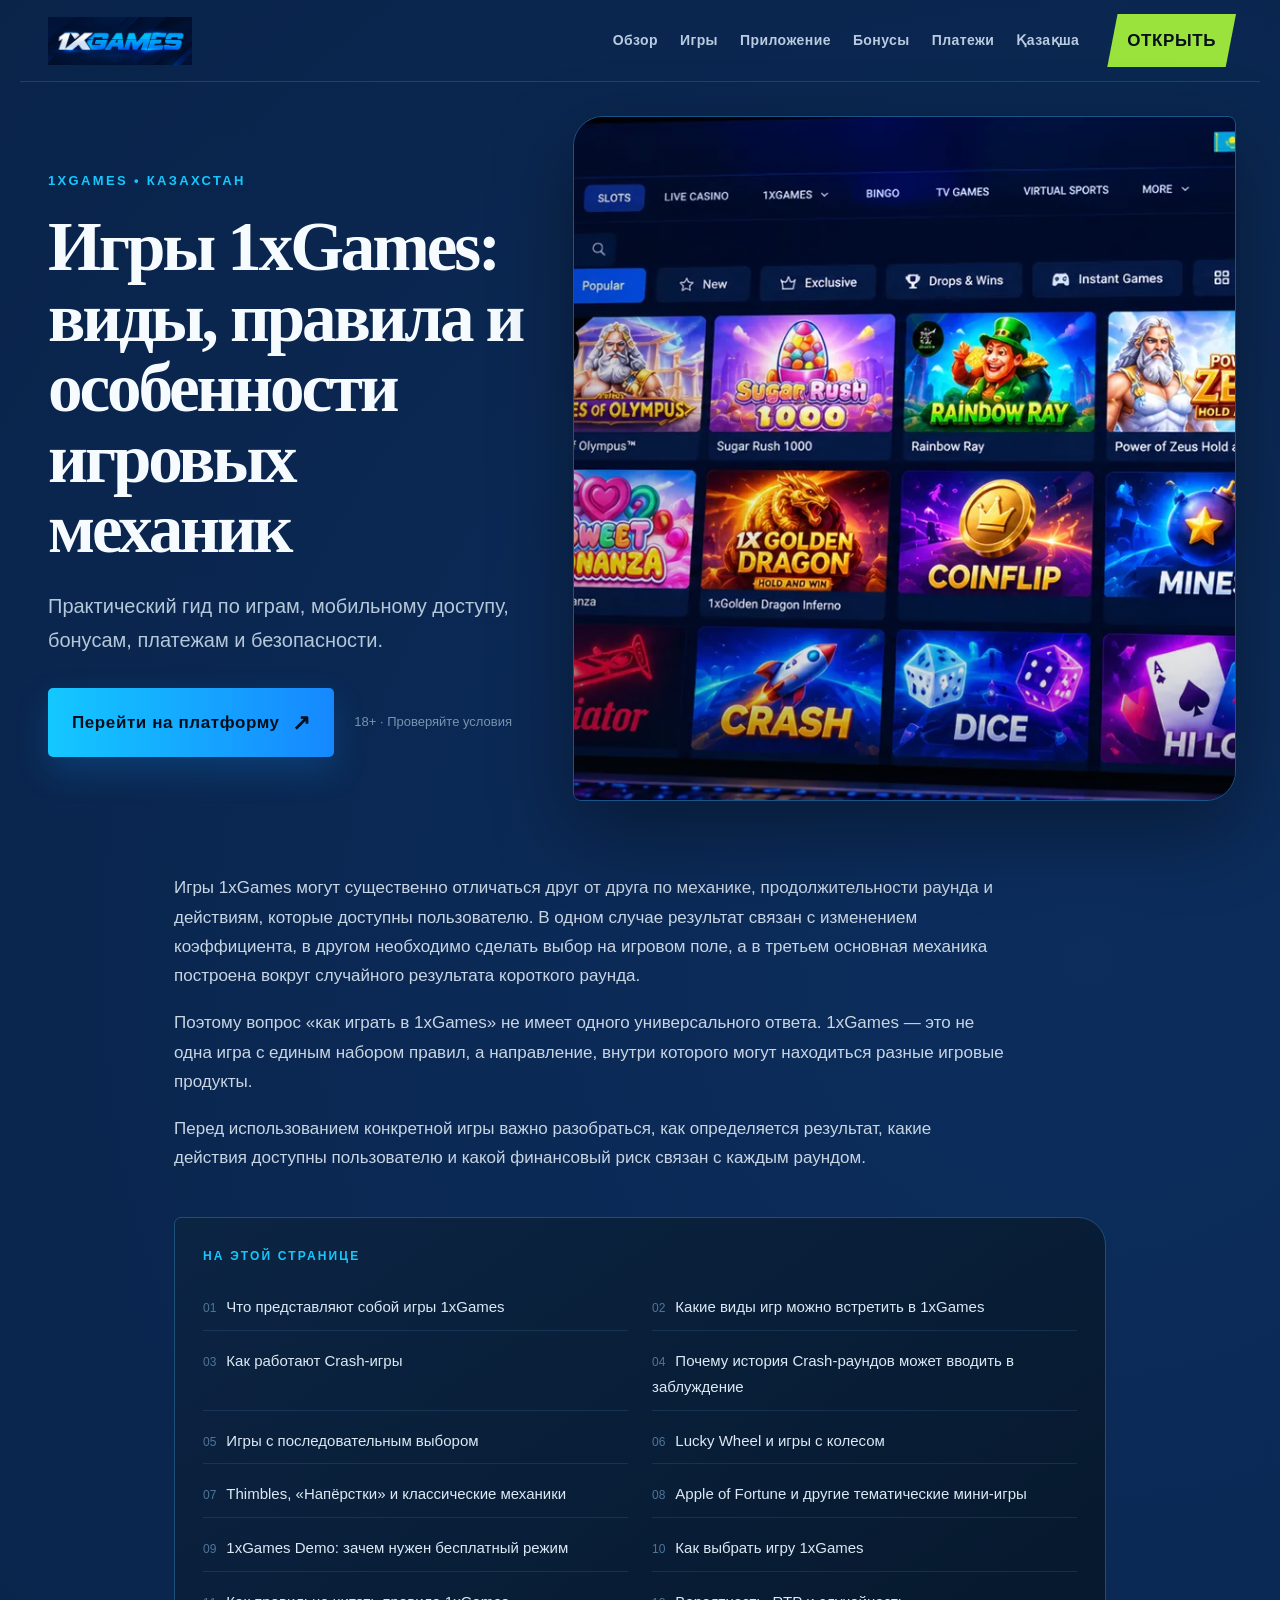
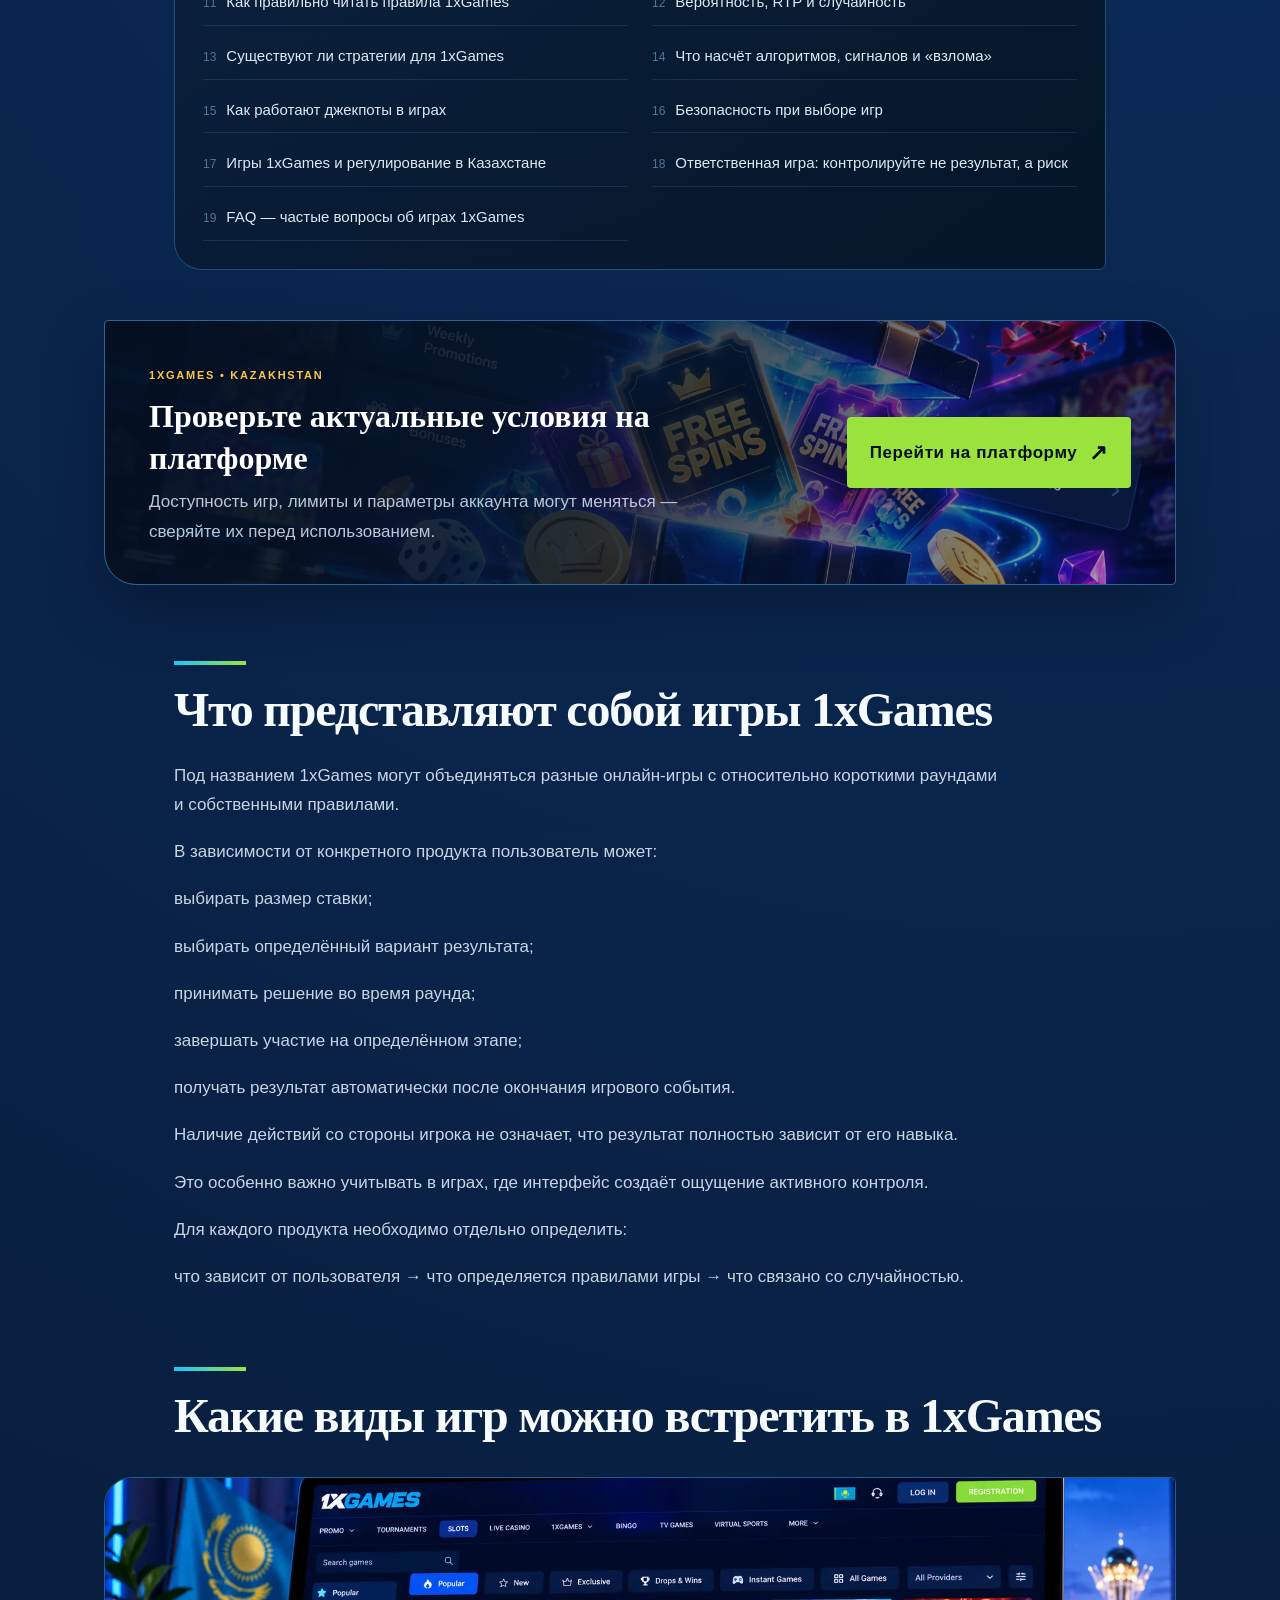
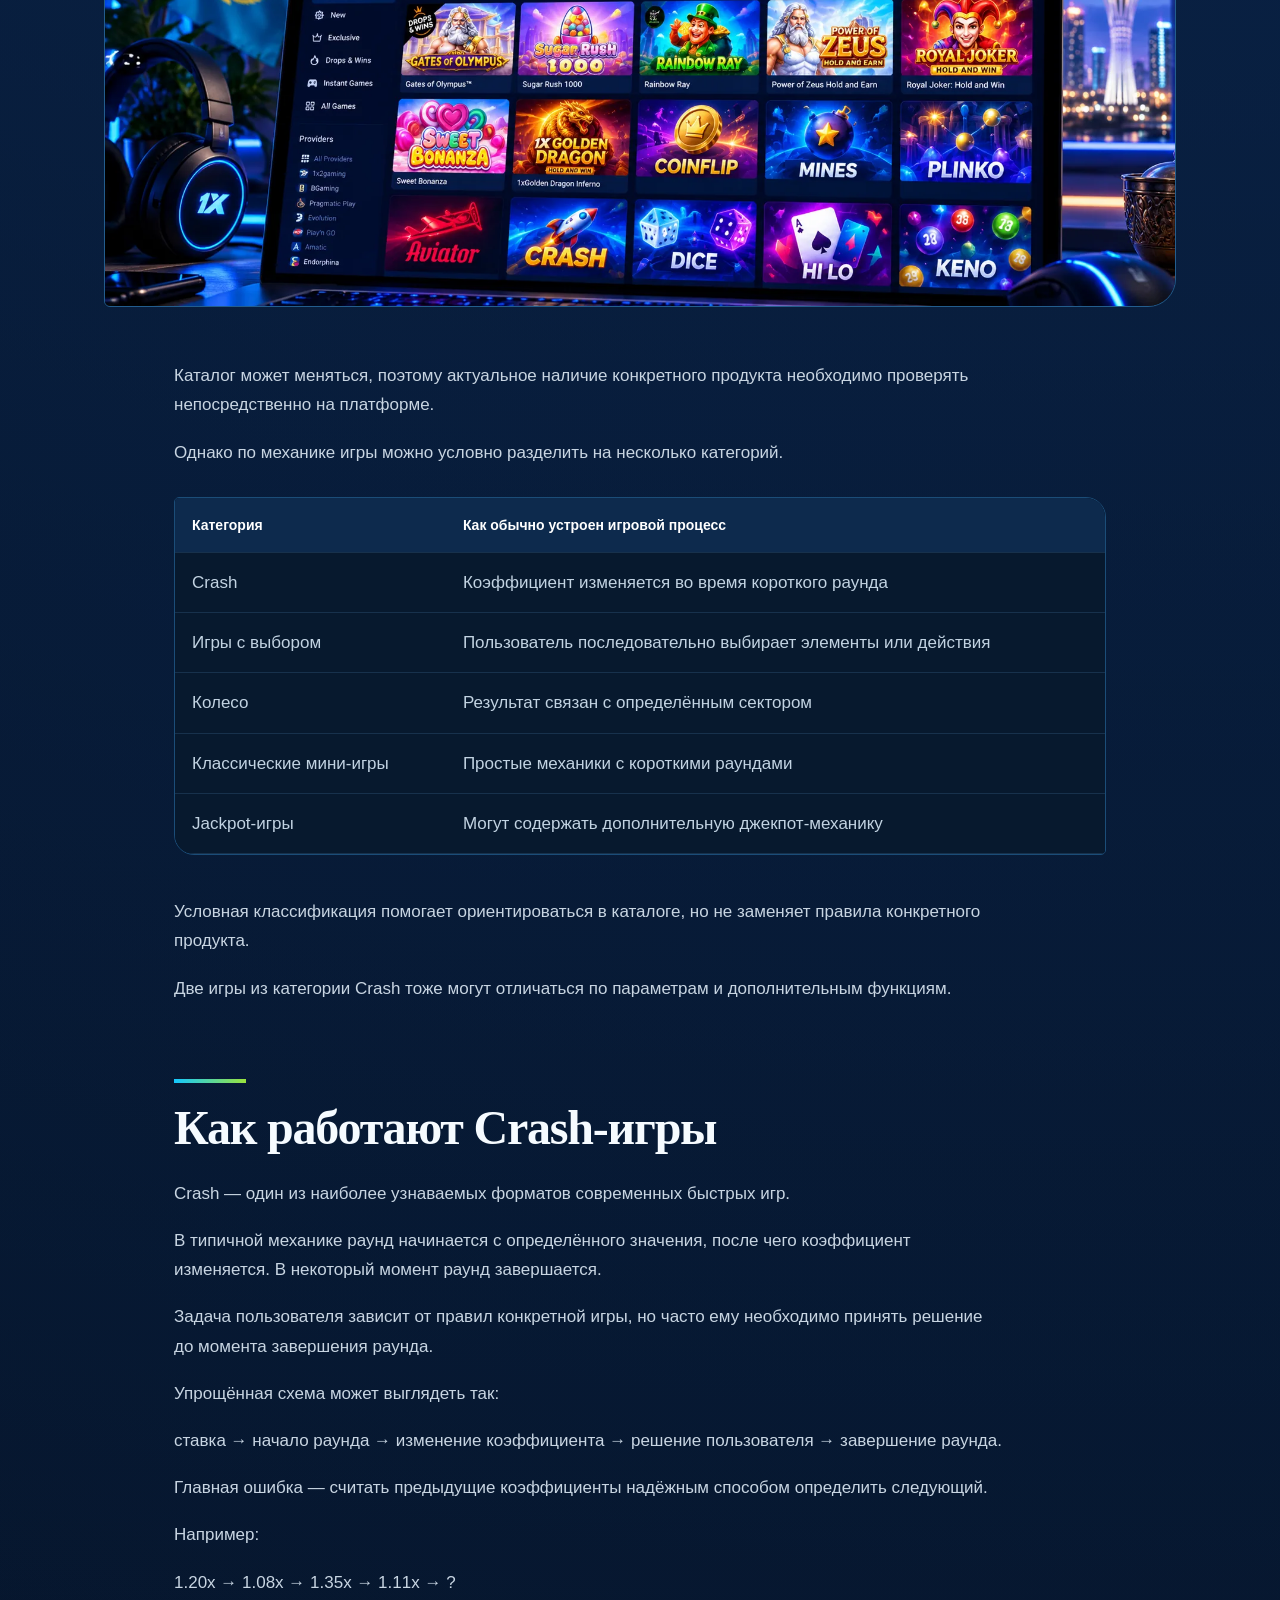
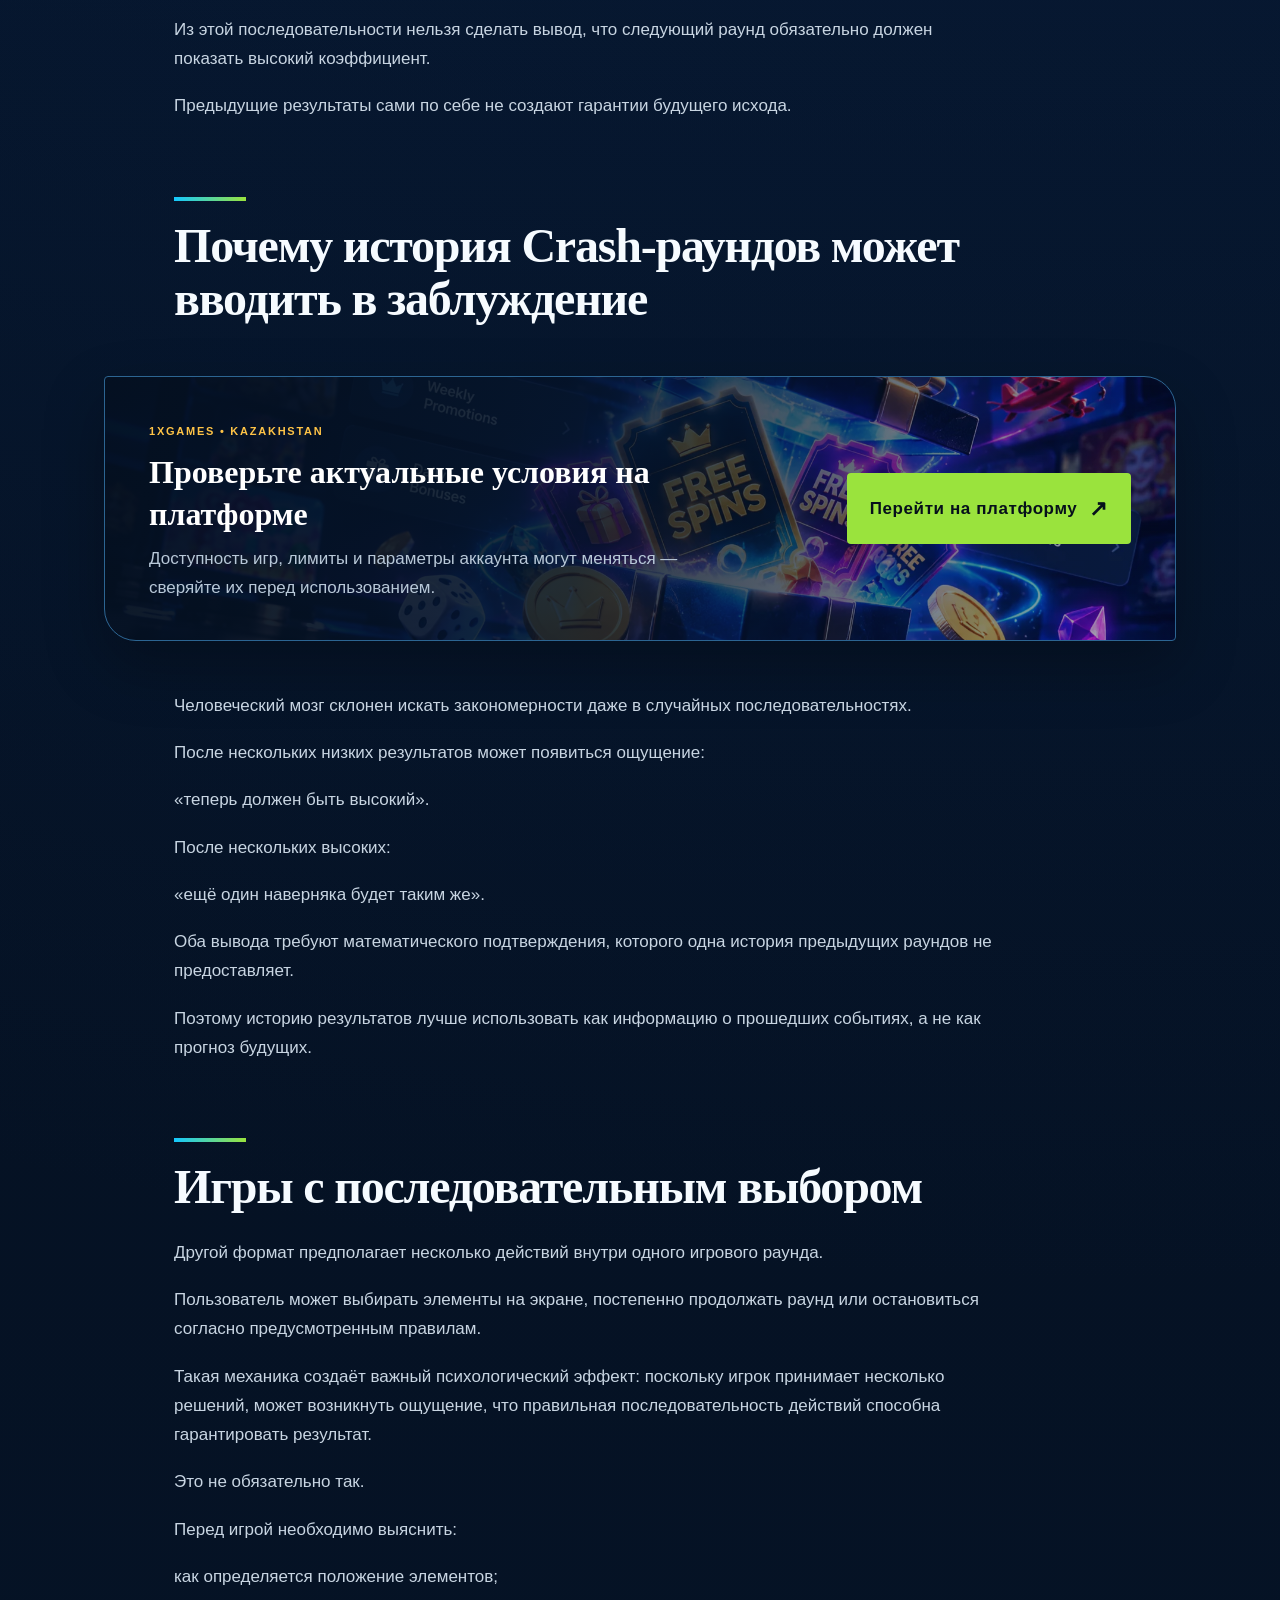
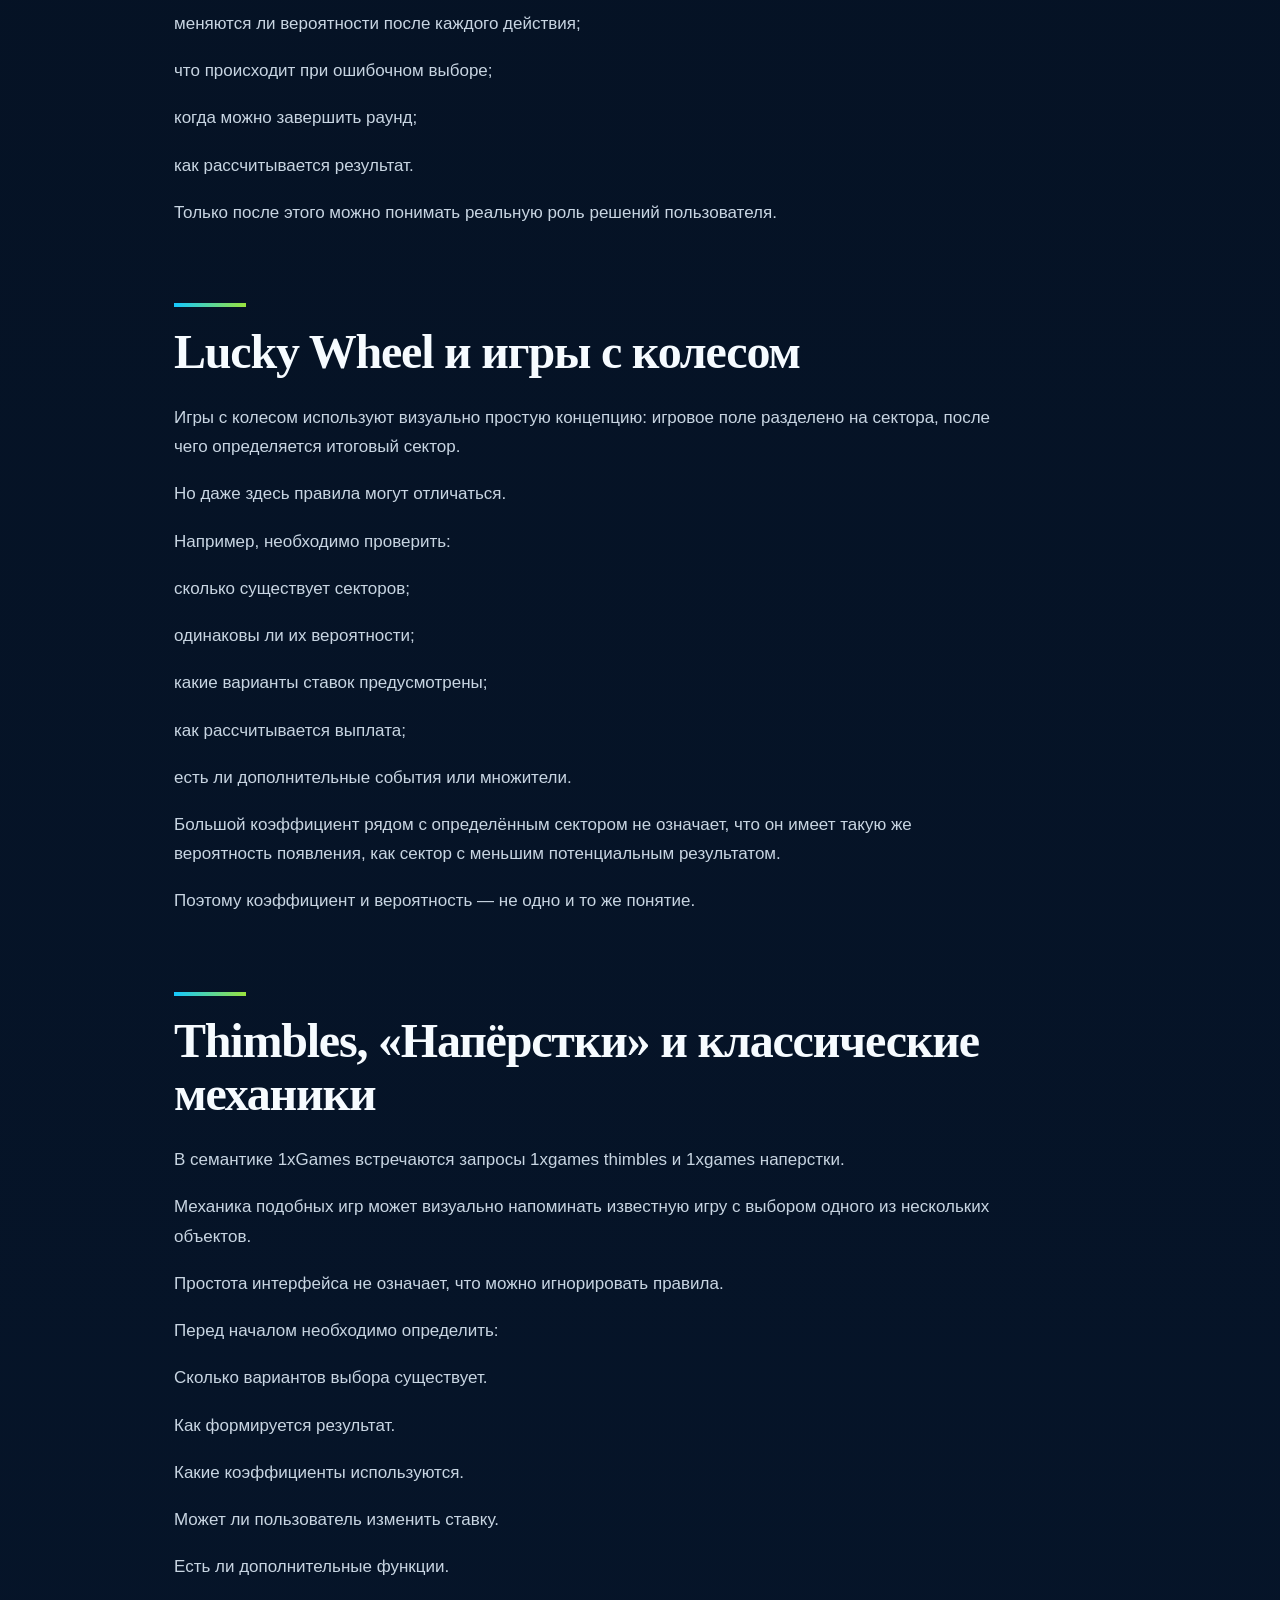
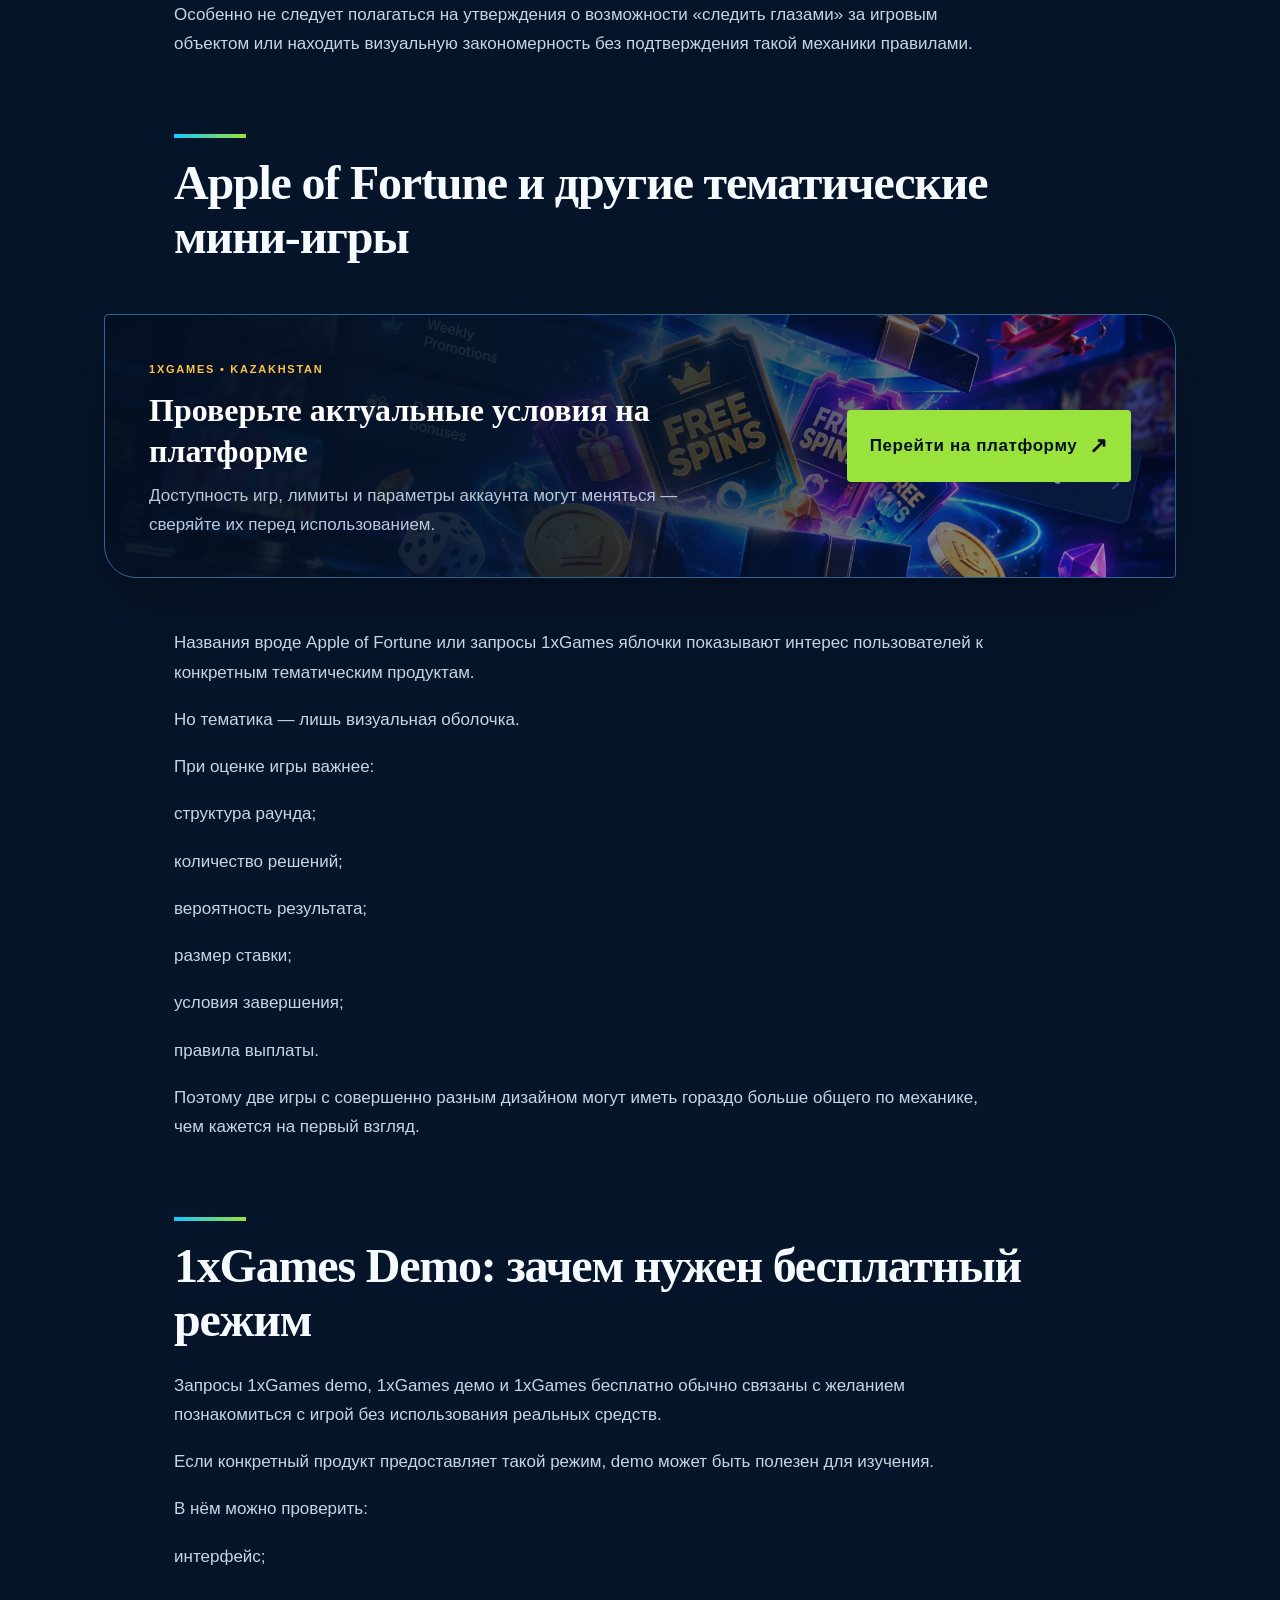
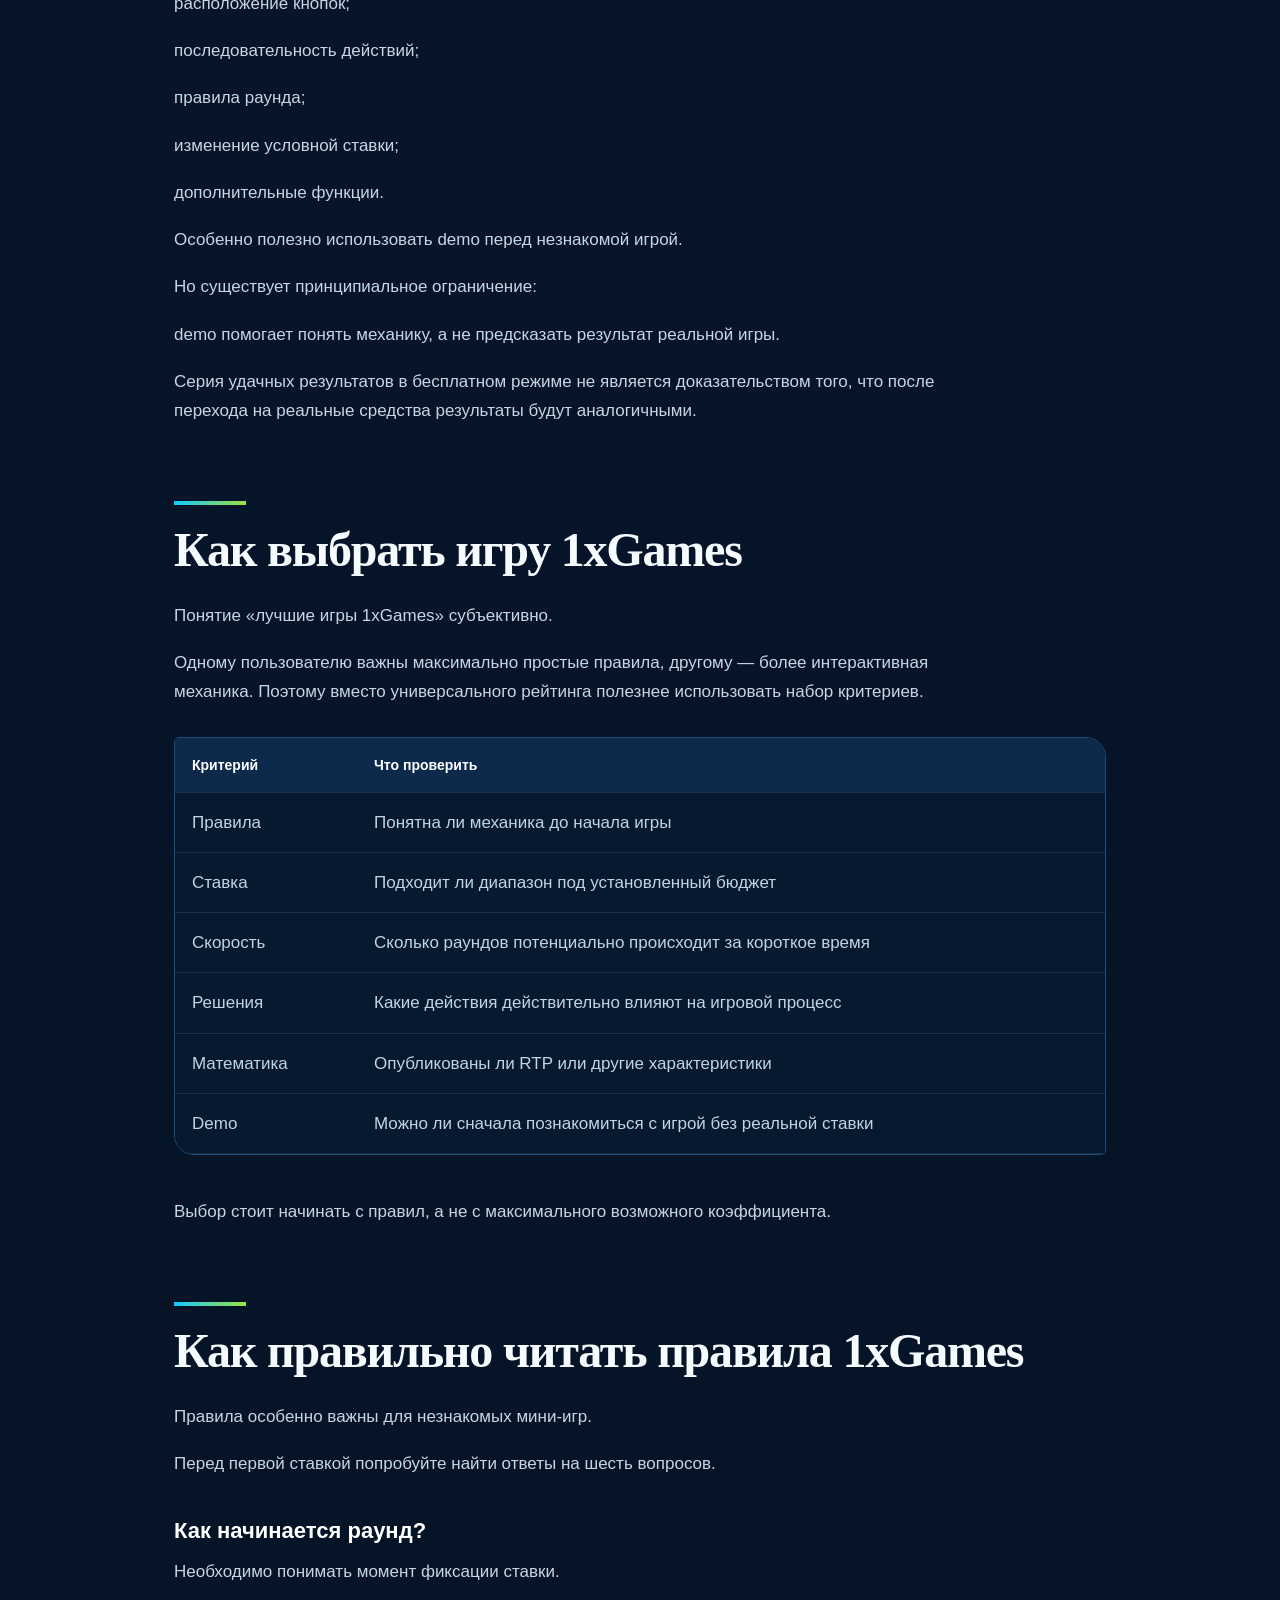
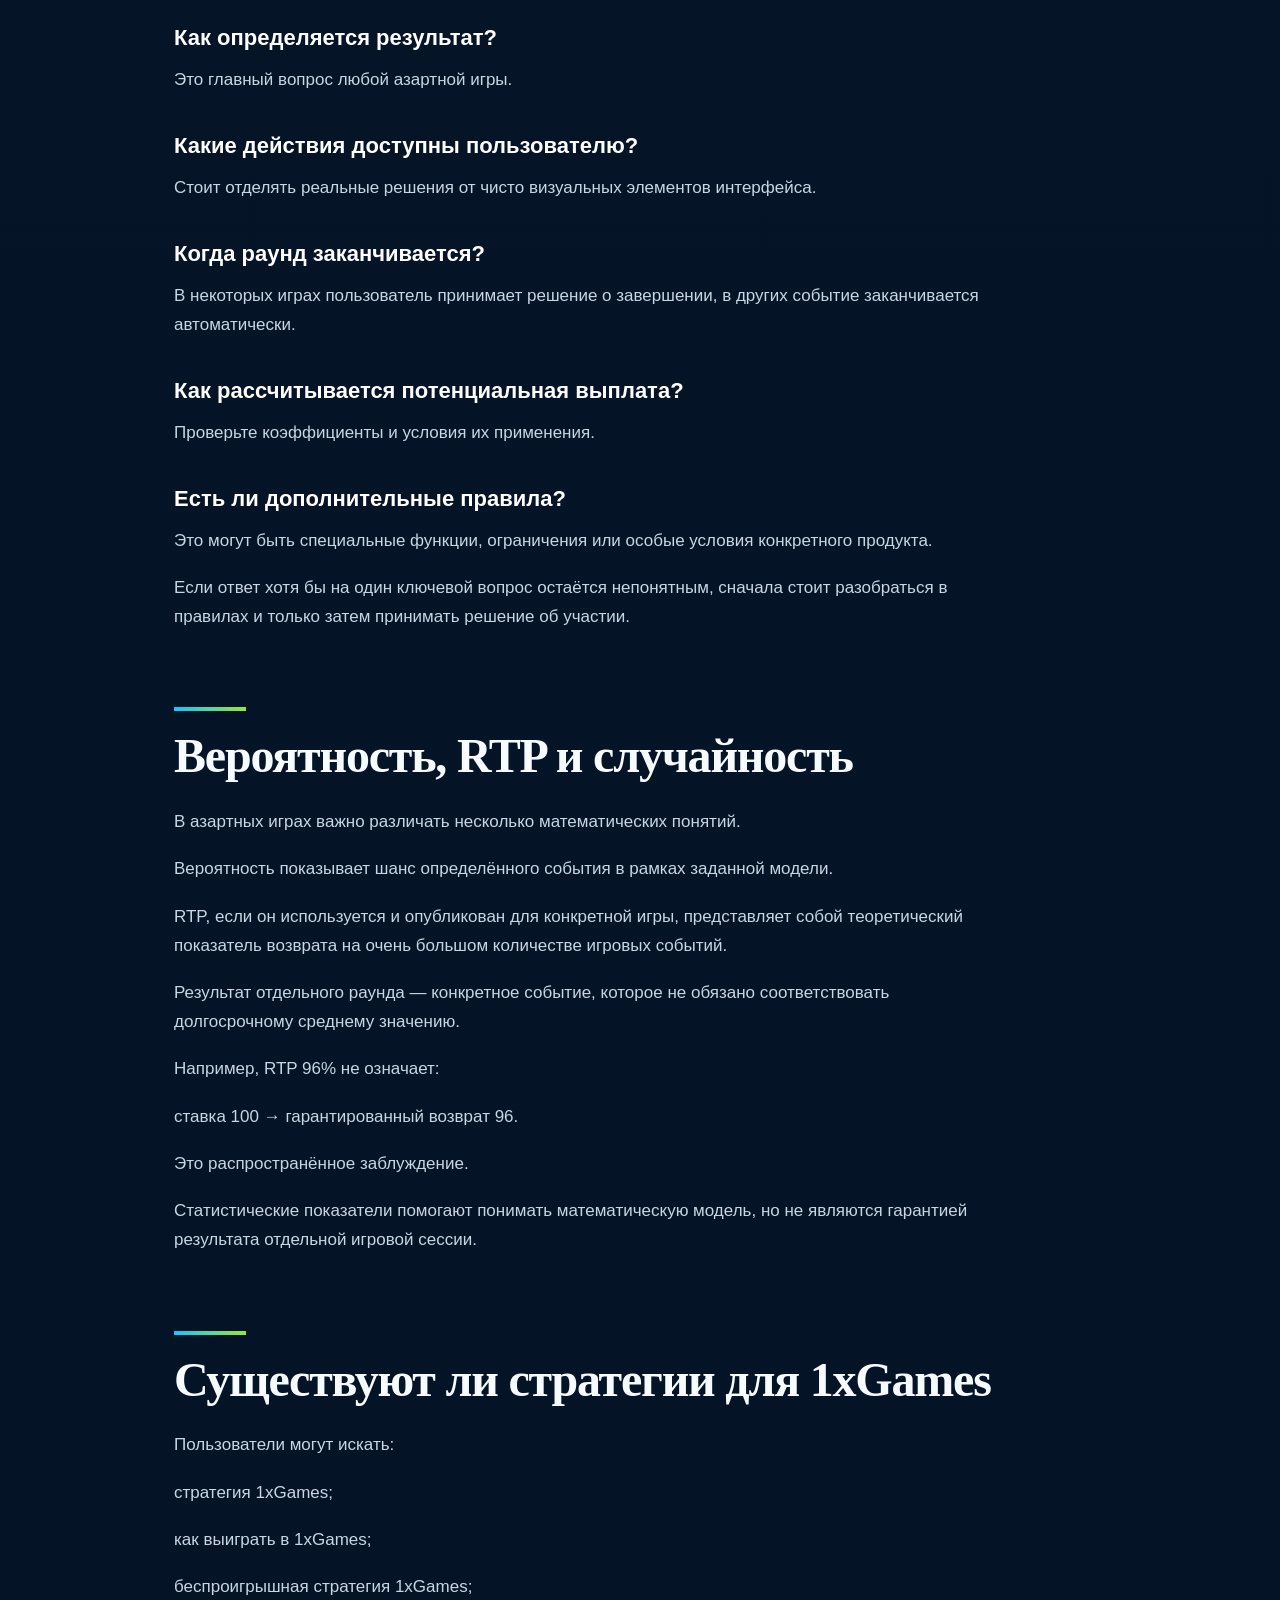
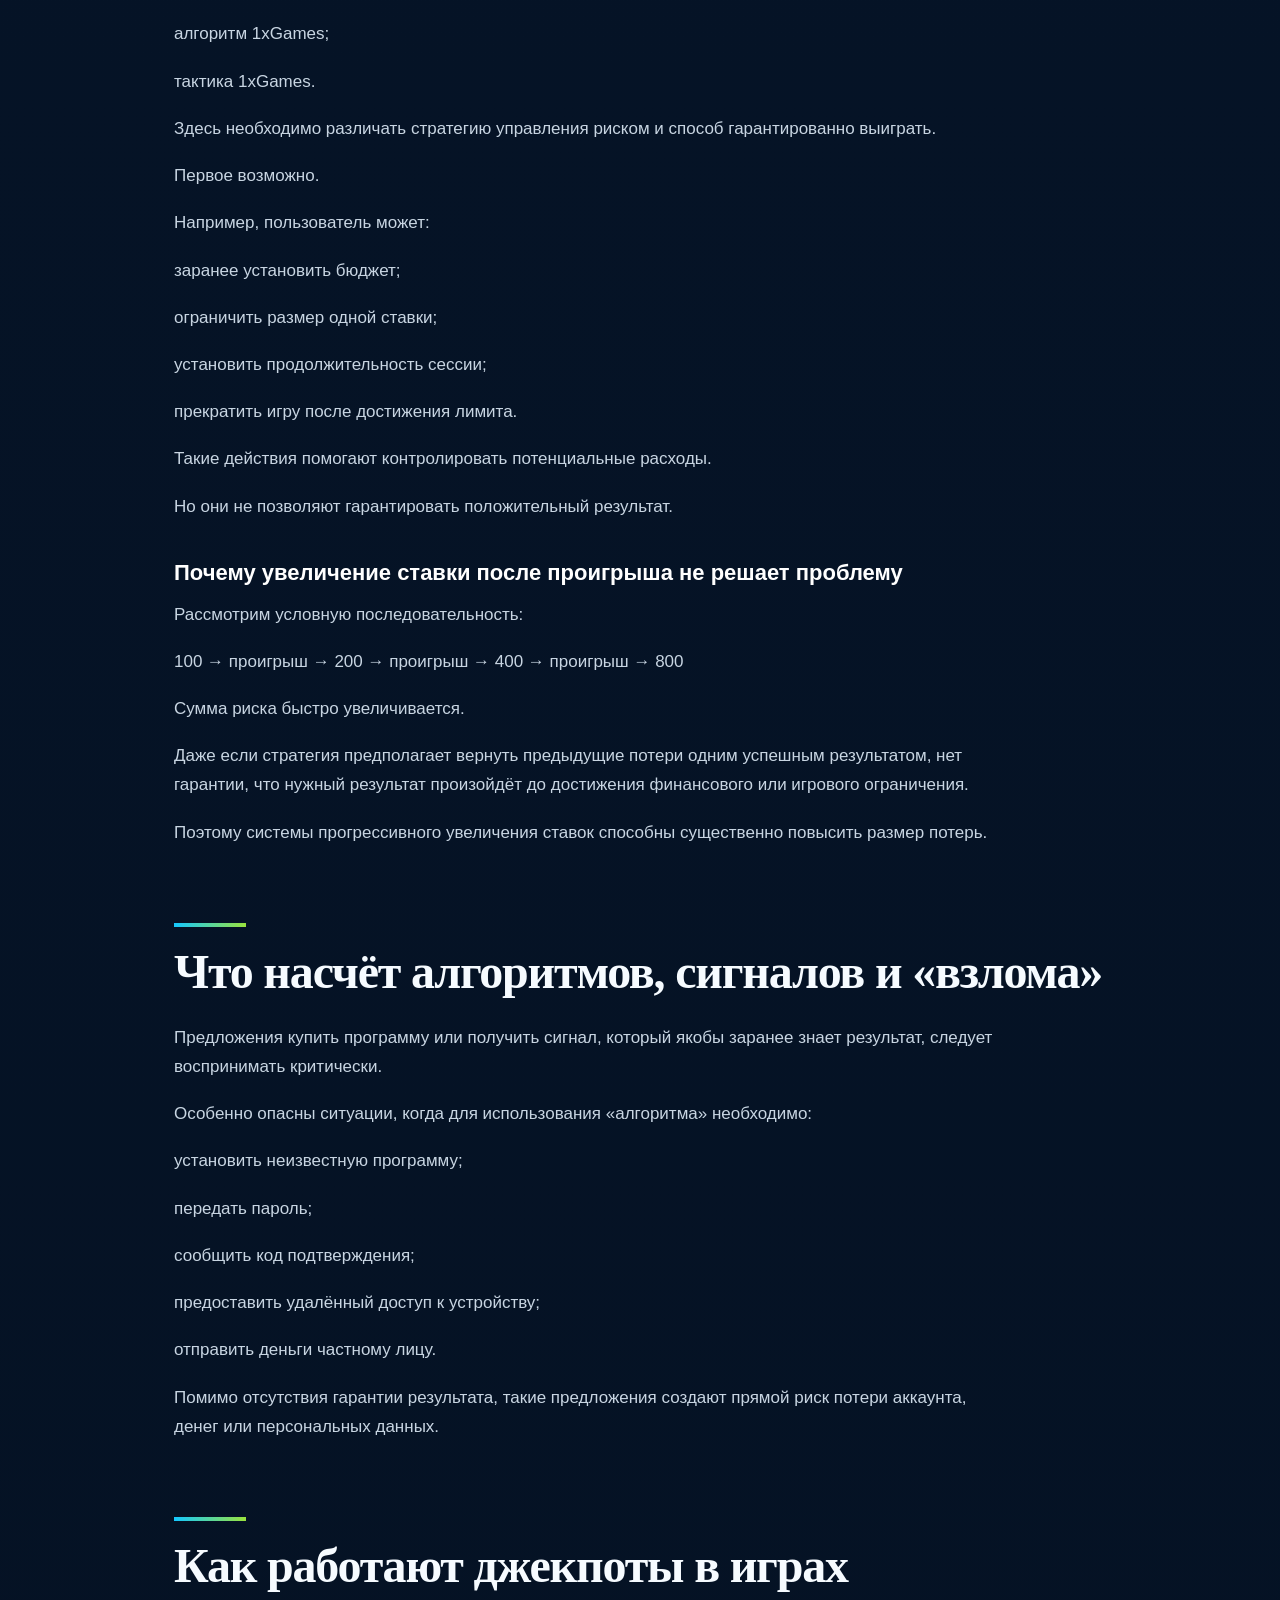
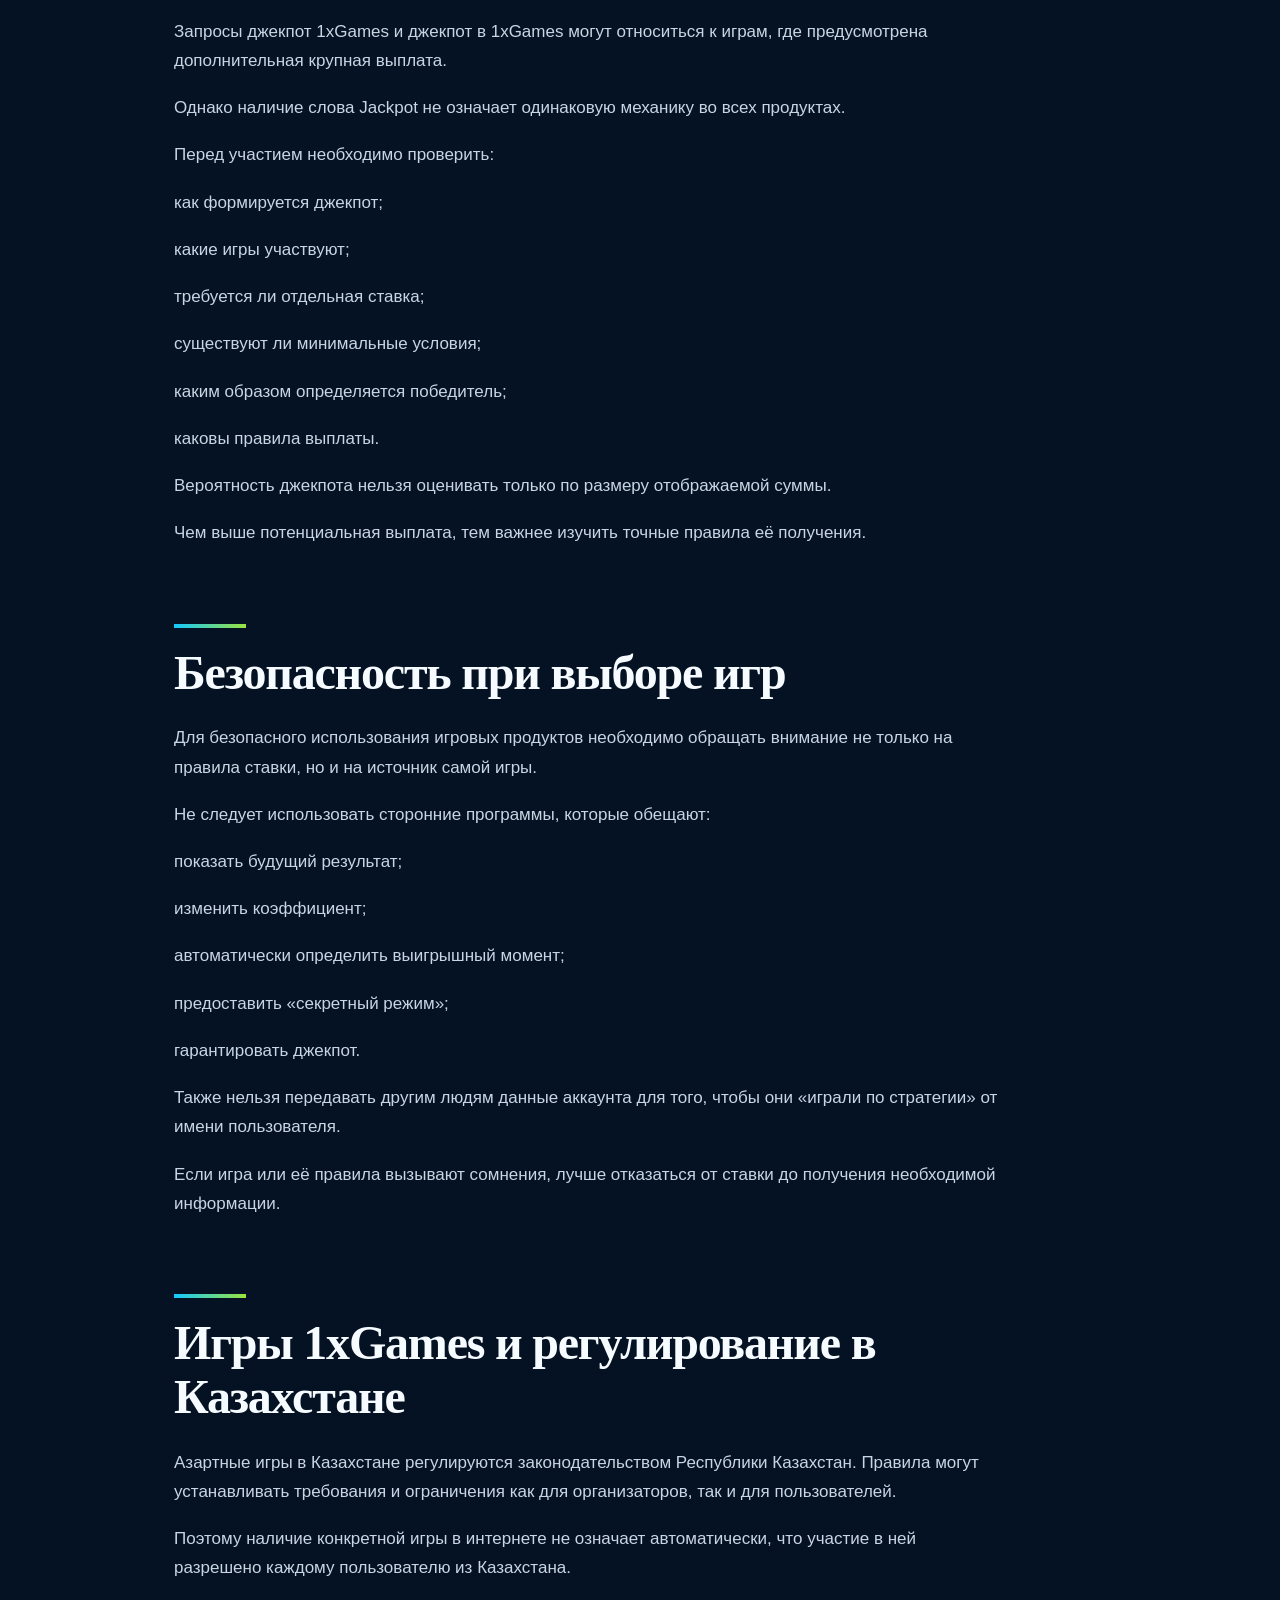
<file: games/index.html>
<!doctype html><html lang="ru-KZ"><head><meta charset="utf-8"><meta name="viewport" content="width=device-width,initial-scale=1"><title>Игры 1xGames — правила, demo и виды онлайн-игр</title><meta name="description" content="Обзор игр 1xGames: crash, мини-игры, demo и другие игровые механики. Разбираем правила, выбор игры, вероятность и безопасный подход к ставкам."><link rel="canonical" href="https://buytimeinc.com/games/"><meta name="robots" content="index,follow"><meta name="google-site-verification" content="jDBBeCV9BaRuZMuzhp5bjR_psVSN-O8ITCXYPD31RJw" /><meta property="og:title" content="Игры 1xGames — правила, demo и виды онлайн-игр"><meta property="og:description" content="Обзор игр 1xGames: crash, мини-игры, demo и другие игровые механики. Разбираем правила, выбор игры, вероятность и безопасный подход к ставкам."><meta property="og:url" content="https://buytimeinc.com/games/"><meta property="og:type" content="website"><meta property="og:image" content="https://buytimeinc.com/assets/img/hero.webp"><meta name="twitter:card" content="summary_large_image"><link rel="icon" href="/assets/img/favicon.webp"><link rel="stylesheet" href="/assets/css/site.css"></head><body>
<header class="site-head"><a class="brand" href="/"><img src="/assets/img/logo.webp" alt="1xGames"></a><nav class="main-nav"><a href="/">Обзор</a><a href="/games/">Игры</a><a href="/download/">Приложение</a><a href="/bonuses/">Бонусы</a><a href="/payments/">Платежи</a><a href="/kz/">Қазақша</a></nav><a class="head-button" href="/go/">ОТКРЫТЬ</a></header>
<main><section class="hero"><div class="hero-copy"><span class="eyebrow">1XGAMES • КАЗАХСТАН</span><h1>Игры 1xGames: виды, правила и особенности игровых механик</h1><p>Практический гид по играм, мобильному доступу, бонусам, платежам и безопасности.</p><div class="hero-actions"><a class="primary-button" href="/go/">Перейти на платформу <span>↗</span></a><span class="hero-note">18+ · Проверяйте условия</span></div></div><div class="hero-media"><img src="/assets/img/lobby.webp" alt="1xGames Kazakhstan"></div></section>
<article class="article"><p>Игры 1xGames могут существенно отличаться друг от друга по механике, продолжительности раунда и действиям, которые доступны пользователю. В одном случае результат связан с изменением коэффициента, в другом необходимо сделать выбор на игровом поле, а в третьем основная механика построена вокруг случайного результата короткого раунда.</p><p>Поэтому вопрос «как играть в 1xGames» не имеет одного универсального ответа. 1xGames — это не одна игра с единым набором правил, а направление, внутри которого могут находиться разные игровые продукты.</p><p>Перед использованием конкретной игры важно разобраться, как определяется результат, какие действия доступны пользователю и какой финансовый риск связан с каждым раундом.</p><nav class="toc"><div class="toc-label">НА ЭТОЙ СТРАНИЦЕ</div><div class="toc-grid"><a href="#что-представляют-собой-игры-1xgames"><span>01</span>Что представляют собой игры 1xGames</a><a href="#какие-виды-игр-можно-встретить-в-1xgames"><span>02</span>Какие виды игр можно встретить в 1xGames</a><a href="#как-работают-crash-игры"><span>03</span>Как работают Crash-игры</a><a href="#почему-история-crash-раундов-может-вводить-в-заблуждение"><span>04</span>Почему история Crash-раундов может вводить в заблуждение</a><a href="#игры-с-последовательным-выбором"><span>05</span>Игры с последовательным выбором</a><a href="#lucky-wheel-и-игры-с-колесом"><span>06</span>Lucky Wheel и игры с колесом</a><a href="#thimbles-напёрстки-и-классические-механики"><span>07</span>Thimbles, «Напёрстки» и классические механики</a><a href="#apple-of-fortune-и-другие-тематические-мини-игры"><span>08</span>Apple of Fortune и другие тематические мини-игры</a><a href="#1xgames-demo-зачем-нужен-бесплатный-режим"><span>09</span>1xGames Demo: зачем нужен бесплатный режим</a><a href="#как-выбрать-игру-1xgames"><span>10</span>Как выбрать игру 1xGames</a><a href="#как-правильно-читать-правила-1xgames"><span>11</span>Как правильно читать правила 1xGames</a><a href="#вероятность-rtp-и-случайность"><span>12</span>Вероятность, RTP и случайность</a><a href="#существуют-ли-стратегии-для-1xgames"><span>13</span>Существуют ли стратегии для 1xGames</a><a href="#что-насчёт-алгоритмов-сигналов-и-взлома"><span>14</span>Что насчёт алгоритмов, сигналов и «взлома»</a><a href="#как-работают-джекпоты-в-играх"><span>15</span>Как работают джекпоты в играх</a><a href="#безопасность-при-выборе-игр"><span>16</span>Безопасность при выборе игр</a><a href="#игры-1xgames-и-регулирование-в-казахстане"><span>17</span>Игры 1xGames и регулирование в Казахстане</a><a href="#ответственная-игра-контролируйте-не-результат-а-риск"><span>18</span>Ответственная игра: контролируйте не результат, а риск</a><a href="#faq-частые-вопросы-об-играх-1xgames"><span>19</span>FAQ — частые вопросы об играх 1xGames</a></div></nav><aside class="cta-band"><div><span class="cta-kicker">1XGAMES • KAZAKHSTAN</span><h3>Проверьте актуальные условия на платформе</h3><p>Доступность игр, лимиты и параметры аккаунта могут меняться — сверяйте их перед использованием.</p></div><a class="cta-button" href="/go/">Перейти на платформу<span>↗</span></a></aside><h2 id="что-представляют-собой-игры-1xgames">Что представляют собой игры 1xGames</h2><p>Под названием 1xGames могут объединяться разные онлайн-игры с относительно короткими раундами и собственными правилами.</p><p>В зависимости от конкретного продукта пользователь может:</p><p>выбирать размер ставки;</p><p>выбирать определённый вариант результата;</p><p>принимать решение во время раунда;</p><p>завершать участие на определённом этапе;</p><p>получать результат автоматически после окончания игрового события.</p><p>Наличие действий со стороны игрока не означает, что результат полностью зависит от его навыка.</p><p>Это особенно важно учитывать в играх, где интерфейс создаёт ощущение активного контроля.</p><p>Для каждого продукта необходимо отдельно определить:</p><p>что зависит от пользователя → что определяется правилами игры → что связано со случайностью.</p><h2 id="какие-виды-игр-можно-встретить-в-1xgames">Какие виды игр можно встретить в 1xGames</h2><figure class="feature-visual"><img src="/assets/img/lobby.webp" alt="1xGames Kazakhstan" loading="lazy"></figure><p>Каталог может меняться, поэтому актуальное наличие конкретного продукта необходимо проверять непосредственно на платформе.</p><p>Однако по механике игры можно условно разделить на несколько категорий.</p><div class="table-wrap"><table><tr><th>Категория</th><th>Как обычно устроен игровой процесс</th></tr><tr><td>Crash</td><td>Коэффициент изменяется во время короткого раунда</td></tr><tr><td>Игры с выбором</td><td>Пользователь последовательно выбирает элементы или действия</td></tr><tr><td>Колесо</td><td>Результат связан с определённым сектором</td></tr><tr><td>Классические мини-игры</td><td>Простые механики с короткими раундами</td></tr><tr><td>Jackpot-игры</td><td>Могут содержать дополнительную джекпот-механику</td></tr></table></div><p>Условная классификация помогает ориентироваться в каталоге, но не заменяет правила конкретного продукта.</p><p>Две игры из категории Crash тоже могут отличаться по параметрам и дополнительным функциям.</p><h2 id="как-работают-crash-игры">Как работают Crash-игры</h2><p>Crash — один из наиболее узнаваемых форматов современных быстрых игр.</p><p>В типичной механике раунд начинается с определённого значения, после чего коэффициент изменяется. В некоторый момент раунд завершается.</p><p>Задача пользователя зависит от правил конкретной игры, но часто ему необходимо принять решение до момента завершения раунда.</p><p>Упрощённая схема может выглядеть так:</p><p>ставка → начало раунда → изменение коэффициента → решение пользователя → завершение раунда.</p><p>Главная ошибка — считать предыдущие коэффициенты надёжным способом определить следующий.</p><p>Например:</p><p>1.20x → 1.08x → 1.35x → 1.11x → ?</p><p>Из этой последовательности нельзя сделать вывод, что следующий раунд обязательно должен показать высокий коэффициент.</p><p>Предыдущие результаты сами по себе не создают гарантии будущего исхода.</p><h2 id="почему-история-crash-раундов-может-вводить-в-заблуждение">Почему история Crash-раундов может вводить в заблуждение</h2><aside class="cta-band"><div><span class="cta-kicker">1XGAMES • KAZAKHSTAN</span><h3>Проверьте актуальные условия на платформе</h3><p>Доступность игр, лимиты и параметры аккаунта могут меняться — сверяйте их перед использованием.</p></div><a class="cta-button" href="/go/">Перейти на платформу<span>↗</span></a></aside><p>Человеческий мозг склонен искать закономерности даже в случайных последовательностях.</p><p>После нескольких низких результатов может появиться ощущение:</p><p>«теперь должен быть высокий».</p><p>После нескольких высоких:</p><p>«ещё один наверняка будет таким же».</p><p>Оба вывода требуют математического подтверждения, которого одна история предыдущих раундов не предоставляет.</p><p>Поэтому историю результатов лучше использовать как информацию о прошедших событиях, а не как прогноз будущих.</p><h2 id="игры-с-последовательным-выбором">Игры с последовательным выбором</h2><p>Другой формат предполагает несколько действий внутри одного игрового раунда.</p><p>Пользователь может выбирать элементы на экране, постепенно продолжать раунд или остановиться согласно предусмотренным правилам.</p><p>Такая механика создаёт важный психологический эффект: поскольку игрок принимает несколько решений, может возникнуть ощущение, что правильная последовательность действий способна гарантировать результат.</p><p>Это не обязательно так.</p><p>Перед игрой необходимо выяснить:</p><p>как определяется положение элементов;</p><p>меняются ли вероятности после каждого действия;</p><p>что происходит при ошибочном выборе;</p><p>когда можно завершить раунд;</p><p>как рассчитывается результат.</p><p>Только после этого можно понимать реальную роль решений пользователя.</p><h2 id="lucky-wheel-и-игры-с-колесом">Lucky Wheel и игры с колесом</h2><p>Игры с колесом используют визуально простую концепцию: игровое поле разделено на сектора, после чего определяется итоговый сектор.</p><p>Но даже здесь правила могут отличаться.</p><p>Например, необходимо проверить:</p><p>сколько существует секторов;</p><p>одинаковы ли их вероятности;</p><p>какие варианты ставок предусмотрены;</p><p>как рассчитывается выплата;</p><p>есть ли дополнительные события или множители.</p><p>Большой коэффициент рядом с определённым сектором не означает, что он имеет такую же вероятность появления, как сектор с меньшим потенциальным результатом.</p><p>Поэтому коэффициент и вероятность — не одно и то же понятие.</p><h2 id="thimbles-напёрстки-и-классические-механики">Thimbles, «Напёрстки» и классические механики</h2><p>В семантике 1xGames встречаются запросы 1xgames thimbles и 1xgames наперстки.</p><p>Механика подобных игр может визуально напоминать известную игру с выбором одного из нескольких объектов.</p><p>Простота интерфейса не означает, что можно игнорировать правила.</p><p>Перед началом необходимо определить:</p><p>Сколько вариантов выбора существует.</p><p>Как формируется результат.</p><p>Какие коэффициенты используются.</p><p>Может ли пользователь изменить ставку.</p><p>Есть ли дополнительные функции.</p><p>Особенно не следует полагаться на утверждения о возможности «следить глазами» за игровым объектом или находить визуальную закономерность без подтверждения такой механики правилами.</p><h2 id="apple-of-fortune-и-другие-тематические-мини-игры">Apple of Fortune и другие тематические мини-игры</h2><aside class="cta-band"><div><span class="cta-kicker">1XGAMES • KAZAKHSTAN</span><h3>Проверьте актуальные условия на платформе</h3><p>Доступность игр, лимиты и параметры аккаунта могут меняться — сверяйте их перед использованием.</p></div><a class="cta-button" href="/go/">Перейти на платформу<span>↗</span></a></aside><p>Названия вроде Apple of Fortune или запросы 1xGames яблочки показывают интерес пользователей к конкретным тематическим продуктам.</p><p>Но тематика — лишь визуальная оболочка.</p><p>При оценке игры важнее:</p><p>структура раунда;</p><p>количество решений;</p><p>вероятность результата;</p><p>размер ставки;</p><p>условия завершения;</p><p>правила выплаты.</p><p>Поэтому две игры с совершенно разным дизайном могут иметь гораздо больше общего по механике, чем кажется на первый взгляд.</p><h2 id="1xgames-demo-зачем-нужен-бесплатный-режим">1xGames Demo: зачем нужен бесплатный режим</h2><p>Запросы 1xGames demo, 1xGames демо и 1xGames бесплатно обычно связаны с желанием познакомиться с игрой без использования реальных средств.</p><p>Если конкретный продукт предоставляет такой режим, demo может быть полезен для изучения.</p><p>В нём можно проверить:</p><p>интерфейс;</p><p>расположение кнопок;</p><p>последовательность действий;</p><p>правила раунда;</p><p>изменение условной ставки;</p><p>дополнительные функции.</p><p>Особенно полезно использовать demo перед незнакомой игрой.</p><p>Но существует принципиальное ограничение:</p><p>demo помогает понять механику, а не предсказать результат реальной игры.</p><p>Серия удачных результатов в бесплатном режиме не является доказательством того, что после перехода на реальные средства результаты будут аналогичными.</p><h2 id="как-выбрать-игру-1xgames">Как выбрать игру 1xGames</h2><p>Понятие «лучшие игры 1xGames» субъективно.</p><p>Одному пользователю важны максимально простые правила, другому — более интерактивная механика. Поэтому вместо универсального рейтинга полезнее использовать набор критериев.</p><div class="table-wrap"><table><tr><th>Критерий</th><th>Что проверить</th></tr><tr><td>Правила</td><td>Понятна ли механика до начала игры</td></tr><tr><td>Ставка</td><td>Подходит ли диапазон под установленный бюджет</td></tr><tr><td>Скорость</td><td>Сколько раундов потенциально происходит за короткое время</td></tr><tr><td>Решения</td><td>Какие действия действительно влияют на игровой процесс</td></tr><tr><td>Математика</td><td>Опубликованы ли RTP или другие характеристики</td></tr><tr><td>Demo</td><td>Можно ли сначала познакомиться с игрой без реальной ставки</td></tr></table></div><p>Выбор стоит начинать с правил, а не с максимального возможного коэффициента.</p><h2 id="как-правильно-читать-правила-1xgames">Как правильно читать правила 1xGames</h2><p>Правила особенно важны для незнакомых мини-игр.</p><p>Перед первой ставкой попробуйте найти ответы на шесть вопросов.</p><h3>Как начинается раунд?</h3><p>Необходимо понимать момент фиксации ставки.</p><h3>Как определяется результат?</h3><p>Это главный вопрос любой азартной игры.</p><h3>Какие действия доступны пользователю?</h3><p>Стоит отделять реальные решения от чисто визуальных элементов интерфейса.</p><h3>Когда раунд заканчивается?</h3><p>В некоторых играх пользователь принимает решение о завершении, в других событие заканчивается автоматически.</p><h3>Как рассчитывается потенциальная выплата?</h3><p>Проверьте коэффициенты и условия их применения.</p><h3>Есть ли дополнительные правила?</h3><p>Это могут быть специальные функции, ограничения или особые условия конкретного продукта.</p><p>Если ответ хотя бы на один ключевой вопрос остаётся непонятным, сначала стоит разобраться в правилах и только затем принимать решение об участии.</p><h2 id="вероятность-rtp-и-случайность">Вероятность, RTP и случайность</h2><p>В азартных играх важно различать несколько математических понятий.</p><p>Вероятность показывает шанс определённого события в рамках заданной модели.</p><p>RTP, если он используется и опубликован для конкретной игры, представляет собой теоретический показатель возврата на очень большом количестве игровых событий.</p><p>Результат отдельного раунда — конкретное событие, которое не обязано соответствовать долгосрочному среднему значению.</p><p>Например, RTP 96% не означает:</p><p>ставка 100 → гарантированный возврат 96.</p><p>Это распространённое заблуждение.</p><p>Статистические показатели помогают понимать математическую модель, но не являются гарантией результата отдельной игровой сессии.</p><h2 id="существуют-ли-стратегии-для-1xgames">Существуют ли стратегии для 1xGames</h2><p>Пользователи могут искать:</p><p>стратегия 1xGames;</p><p>как выиграть в 1xGames;</p><p>беспроигрышная стратегия 1xGames;</p><p>алгоритм 1xGames;</p><p>тактика 1xGames.</p><p>Здесь необходимо различать стратегию управления риском и способ гарантированно выиграть.</p><p>Первое возможно.</p><p>Например, пользователь может:</p><p>заранее установить бюджет;</p><p>ограничить размер одной ставки;</p><p>установить продолжительность сессии;</p><p>прекратить игру после достижения лимита.</p><p>Такие действия помогают контролировать потенциальные расходы.</p><p>Но они не позволяют гарантировать положительный результат.</p><h3>Почему увеличение ставки после проигрыша не решает проблему</h3><p>Рассмотрим условную последовательность:</p><p>100 → проигрыш → 200 → проигрыш → 400 → проигрыш → 800</p><p>Сумма риска быстро увеличивается.</p><p>Даже если стратегия предполагает вернуть предыдущие потери одним успешным результатом, нет гарантии, что нужный результат произойдёт до достижения финансового или игрового ограничения.</p><p>Поэтому системы прогрессивного увеличения ставок способны существенно повысить размер потерь.</p><h2 id="что-насчёт-алгоритмов-сигналов-и-взлома">Что насчёт алгоритмов, сигналов и «взлома»</h2><p>Предложения купить программу или получить сигнал, который якобы заранее знает результат, следует воспринимать критически.</p><p>Особенно опасны ситуации, когда для использования «алгоритма» необходимо:</p><p>установить неизвестную программу;</p><p>передать пароль;</p><p>сообщить код подтверждения;</p><p>предоставить удалённый доступ к устройству;</p><p>отправить деньги частному лицу.</p><p>Помимо отсутствия гарантии результата, такие предложения создают прямой риск потери аккаунта, денег или персональных данных.</p><h2 id="как-работают-джекпоты-в-играх">Как работают джекпоты в играх</h2><p>Запросы джекпот 1xGames и джекпот в 1xGames могут относиться к играм, где предусмотрена дополнительная крупная выплата.</p><p>Однако наличие слова Jackpot не означает одинаковую механику во всех продуктах.</p><p>Перед участием необходимо проверить:</p><p>как формируется джекпот;</p><p>какие игры участвуют;</p><p>требуется ли отдельная ставка;</p><p>существуют ли минимальные условия;</p><p>каким образом определяется победитель;</p><p>каковы правила выплаты.</p><p>Вероятность джекпота нельзя оценивать только по размеру отображаемой суммы.</p><p>Чем выше потенциальная выплата, тем важнее изучить точные правила её получения.</p><h2 id="безопасность-при-выборе-игр">Безопасность при выборе игр</h2><p>Для безопасного использования игровых продуктов необходимо обращать внимание не только на правила ставки, но и на источник самой игры.</p><p>Не следует использовать сторонние программы, которые обещают:</p><p>показать будущий результат;</p><p>изменить коэффициент;</p><p>автоматически определить выигрышный момент;</p><p>предоставить «секретный режим»;</p><p>гарантировать джекпот.</p><p>Также нельзя передавать другим людям данные аккаунта для того, чтобы они «играли по стратегии» от имени пользователя.</p><p>Если игра или её правила вызывают сомнения, лучше отказаться от ставки до получения необходимой информации.</p><h2 id="игры-1xgames-и-регулирование-в-казахстане">Игры 1xGames и регулирование в Казахстане</h2><p>Азартные игры в Казахстане регулируются законодательством Республики Казахстан. Правила могут устанавливать требования и ограничения как для организаторов, так и для пользователей.</p><p>Поэтому наличие конкретной игры в интернете не означает автоматически, что участие в ней разрешено каждому пользователю из Казахстана.</p><p>Перед использованием необходимо учитывать:</p><p>действующее законодательство;</p><p>возрастные требования;</p><p>правовой статус оператора;</p><p>правила конкретной платформы;</p><p>применимые ограничения для онлайн-игр.</p><p>Техническая доступность игры и юридическое право участвовать в ней — разные понятия.</p><p>Не следует использовать VPN или другие технические инструменты для обхода правовых либо установленных оператором ограничений.</p><h2 id="ответственная-игра-контролируйте-не-результат-а-риск">Ответственная игра: контролируйте не результат, а риск</h2><p>Невозможно заранее установить результат следующего игрового раунда. Зато пользователь может контролировать собственные решения.</p><p>До начала игры стоит определить:</p><p>бюджет → размер ставки → продолжительность сессии → условие остановки.</p><p>После достижения финансового лимита нельзя увеличивать бюджет ради попытки вернуть проигрыш.</p><p>Для ставок не следует использовать:</p><p>кредитные средства;</p><p>деньги, взятые в долг;</p><p>средства на аренду и коммунальные платежи;</p><p>деньги на питание;</p><p>накопления на обязательные расходы.</p><p>Важно контролировать и скорость игры. Даже небольшая ставка может привести к значительным расходам, если раунды происходят очень быстро и их количество не отслеживается.</p><p>Если пользователь замечает, что постоянно увеличивает ставки после проигрышей, превышает бюджет или не может самостоятельно прекратить сессию, следует остановить игровую активность и рассмотреть доступные средства самоограничения.</p><h2 id="faq-частые-вопросы-об-играх-1xgames">FAQ — частые вопросы об играх 1xGames</h2><h3>Что такое игры 1xGames?</h3><p>1xGames объединяет различные игровые продукты с собственными механиками, правилами и форматами раундов. Поэтому универсальных правил для всех игр не существует.</p><h3>Как играть в 1xGames?</h3><p>Сначала необходимо выбрать конкретную игру и изучить её правила. Способ ставки, действия пользователя и определение результата зависят от выбранного продукта.</p><h3>Какие игры есть в 1xGames?</h3><p>Каталог может включать crash-механики, игры с выбором, колесо, различные мини-игры и другие форматы. Актуальный ассортимент необходимо проверять непосредственно на платформе.</p><h3>Можно ли играть в 1xGames бесплатно?</h3><p>Если конкретный продукт поддерживает demo-режим, его можно использовать для знакомства с интерфейсом и правилами без реальной ставки.</p><h3>Что такое 1xGames Crash?</h3><p>Crash — формат, в котором игровой раунд обычно связан с изменяющимся коэффициентом и определённым моментом завершения. Точные правила необходимо проверять в конкретной игре.</p><h3>Можно ли предсказать следующий коэффициент в Crash?</h3><p>История предыдущих коэффициентов сама по себе не позволяет надёжно определить результат следующего раунда. Утверждения о гарантированном прогнозировании необходимо оценивать критически.</p><h3>Какая игра 1xGames самая лучшая?</h3><p>Универсальной «лучшей» игры нет. Сравнивать продукты полезнее по понятности правил, диапазону ставок, скорости раундов, математическим характеристикам и наличию demo-режима.</p><h3>Есть ли беспроигрышная стратегия для 1xGames?</h3><p>Нет стратегии, которая гарантировала бы положительный результат азартной игры. Управление бюджетом помогает контролировать риск, но не обеспечивает выигрыш.</p><h3>Можно ли взломать алгоритм 1xGames?</h3><p>Предложения программ, сигналов или «взломанных» приложений, обещающих заранее знать результат, следует воспринимать как серьёзный риск. Не устанавливайте неизвестное ПО и не передавайте данные аккаунта третьим лицам.</p><h3>Что нужно проверить перед игрой в Казахстане?</h3><p>Необходимо учитывать действующее законодательство Казахстана, возрастные ограничения, статус оператора и правила конкретной игры. Техническая доступность продукта не является подтверждением права на участие.</p></article></main>
<footer><div class="foot-top"><img src="/assets/img/logo.webp" alt="1xGames"><p>Информационный обзор. Азартные игры связаны с финансовым риском.</p></div><div class="foot-links"><a href="/responsible-gaming/">Responsible Gaming</a><a href="/privacy-policy/">Privacy Policy</a><a href="/terms/">Terms</a></div><small>18+ · buytimeinc.com · 2026</small></footer>
<script src="/assets/js/site.js"></script></body></html>
</file>
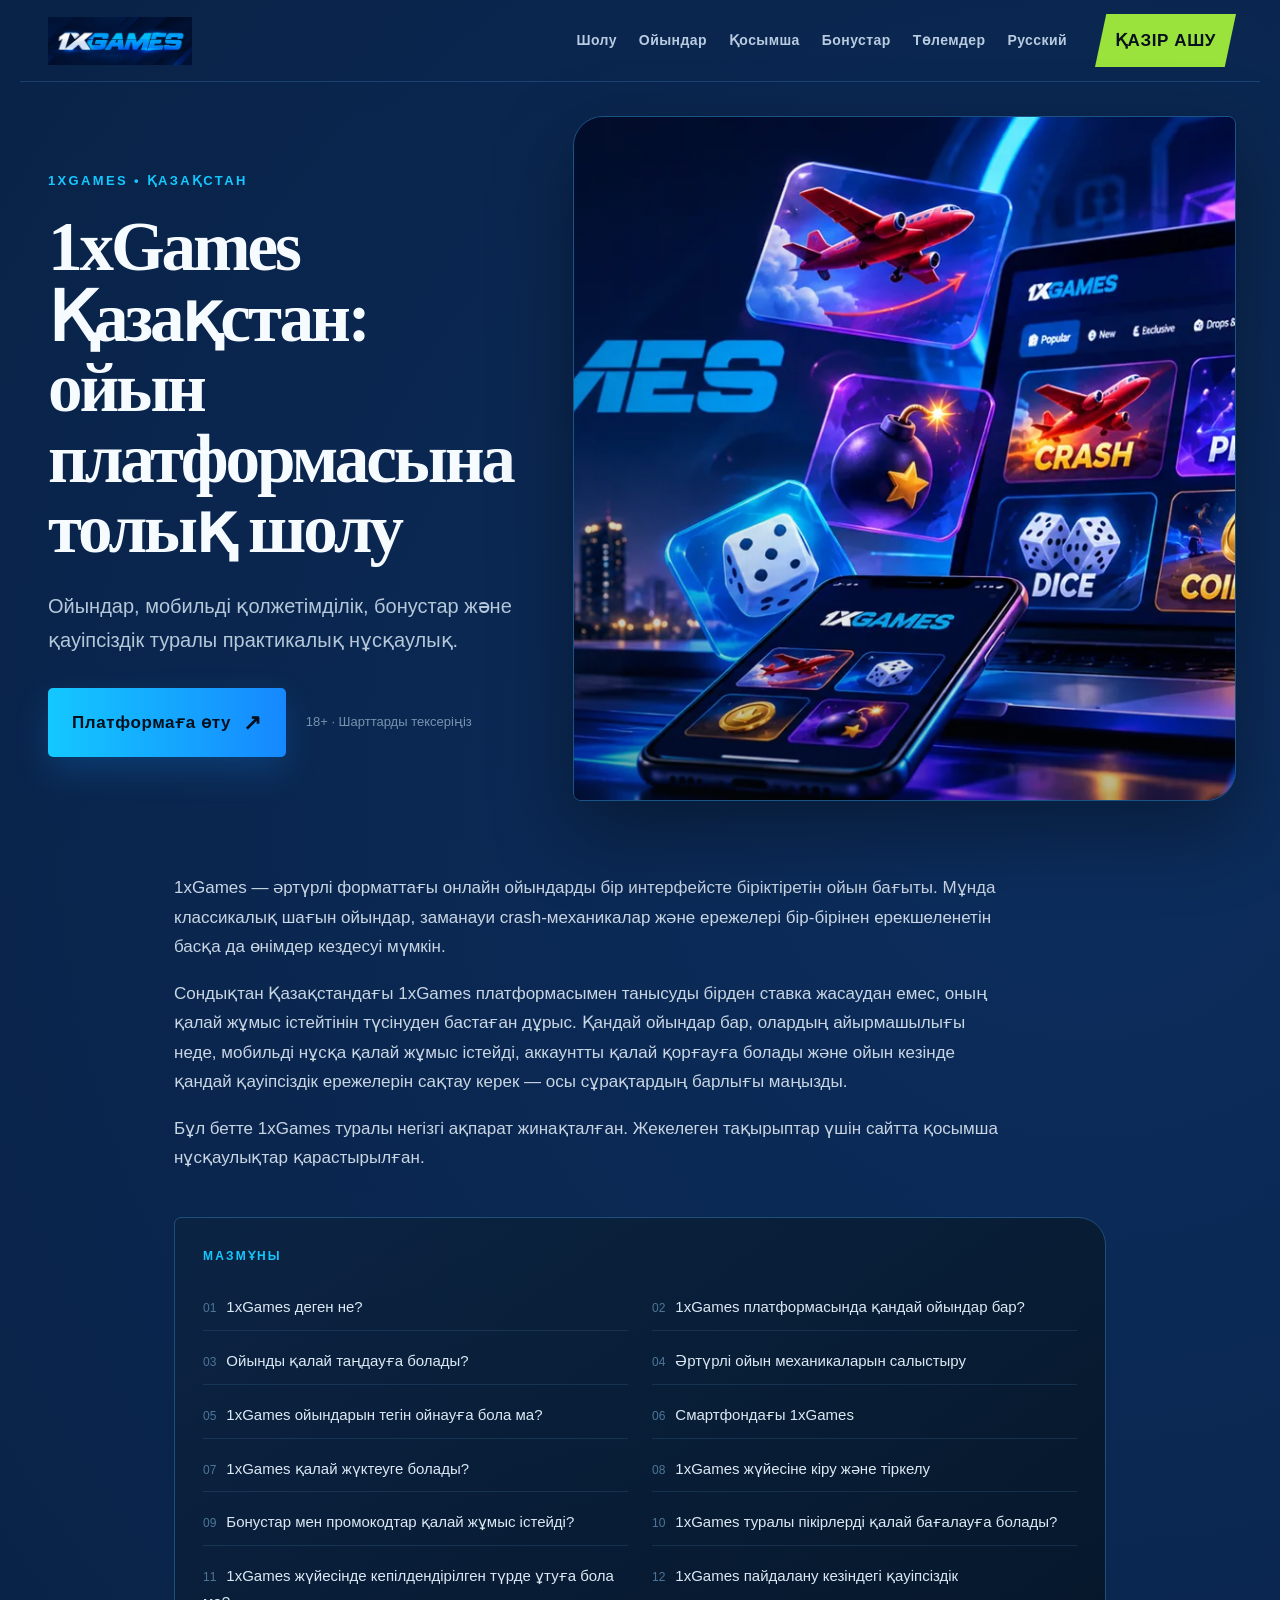
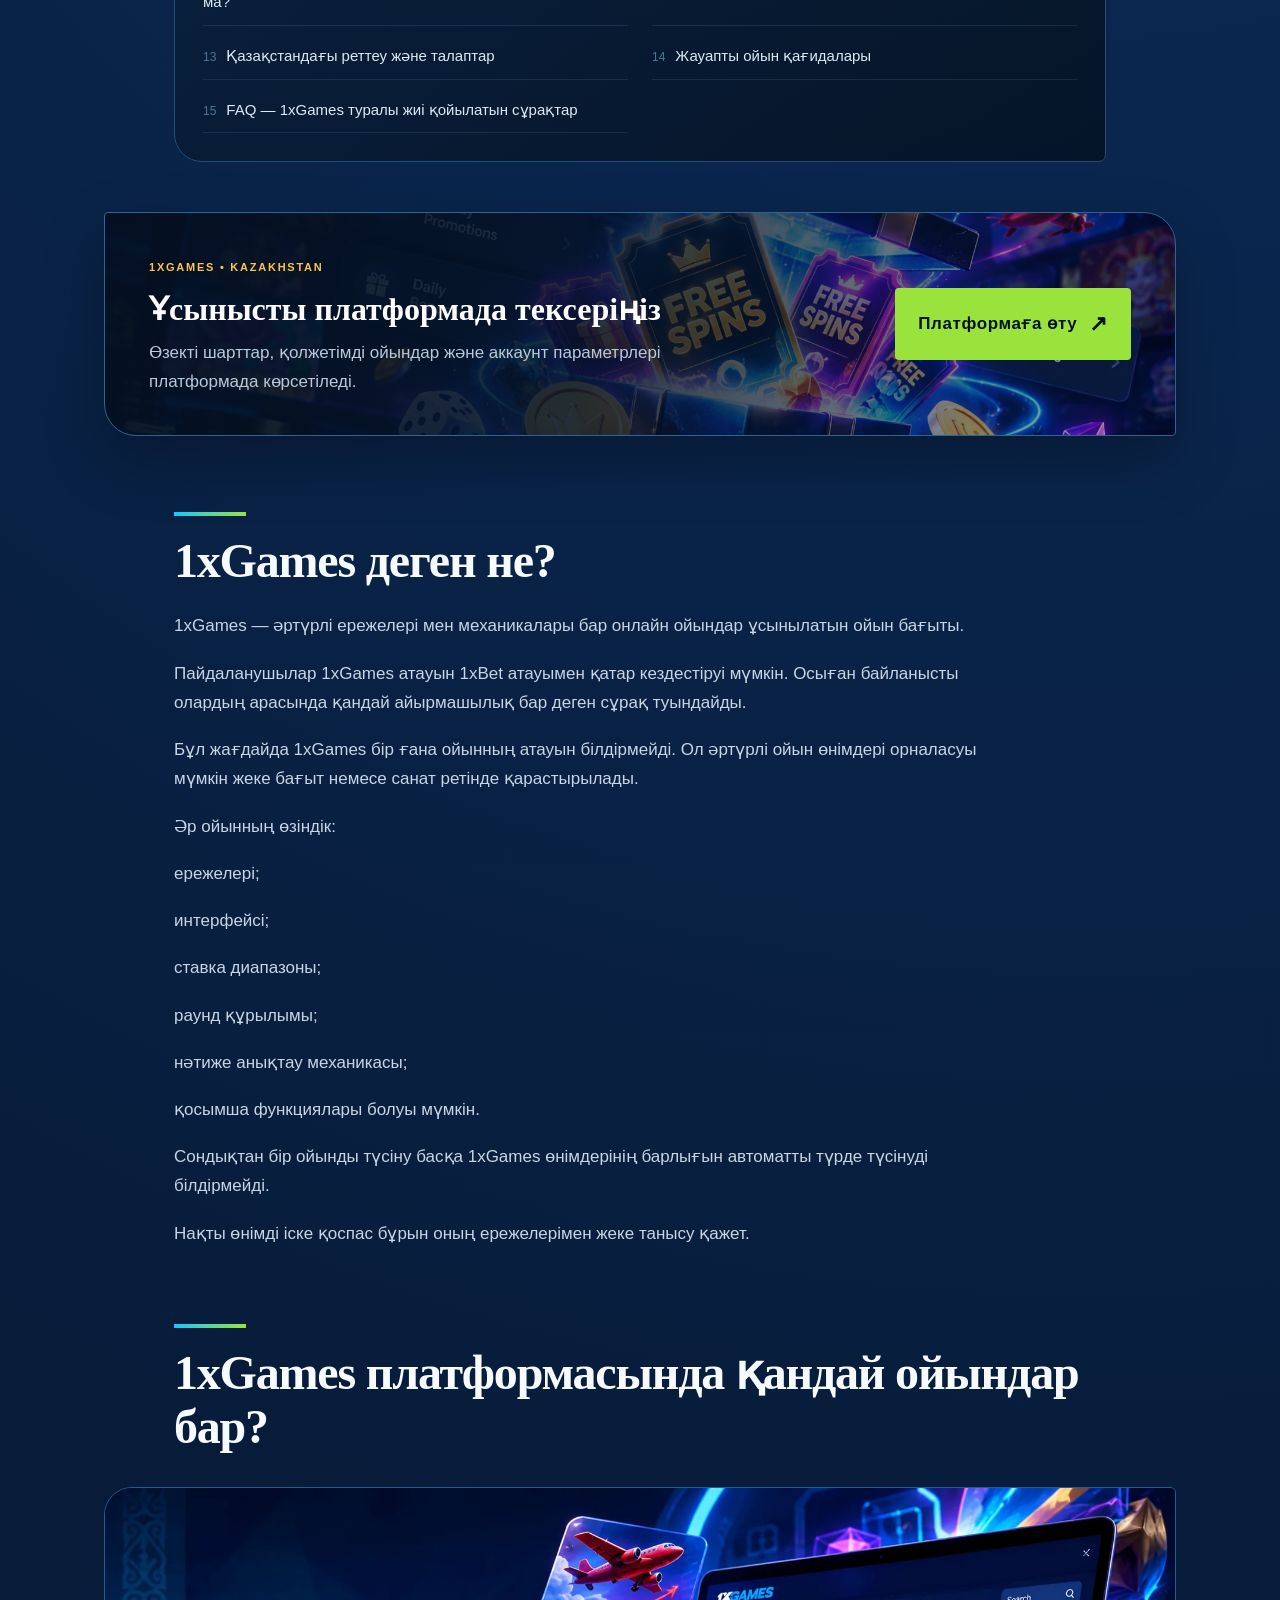
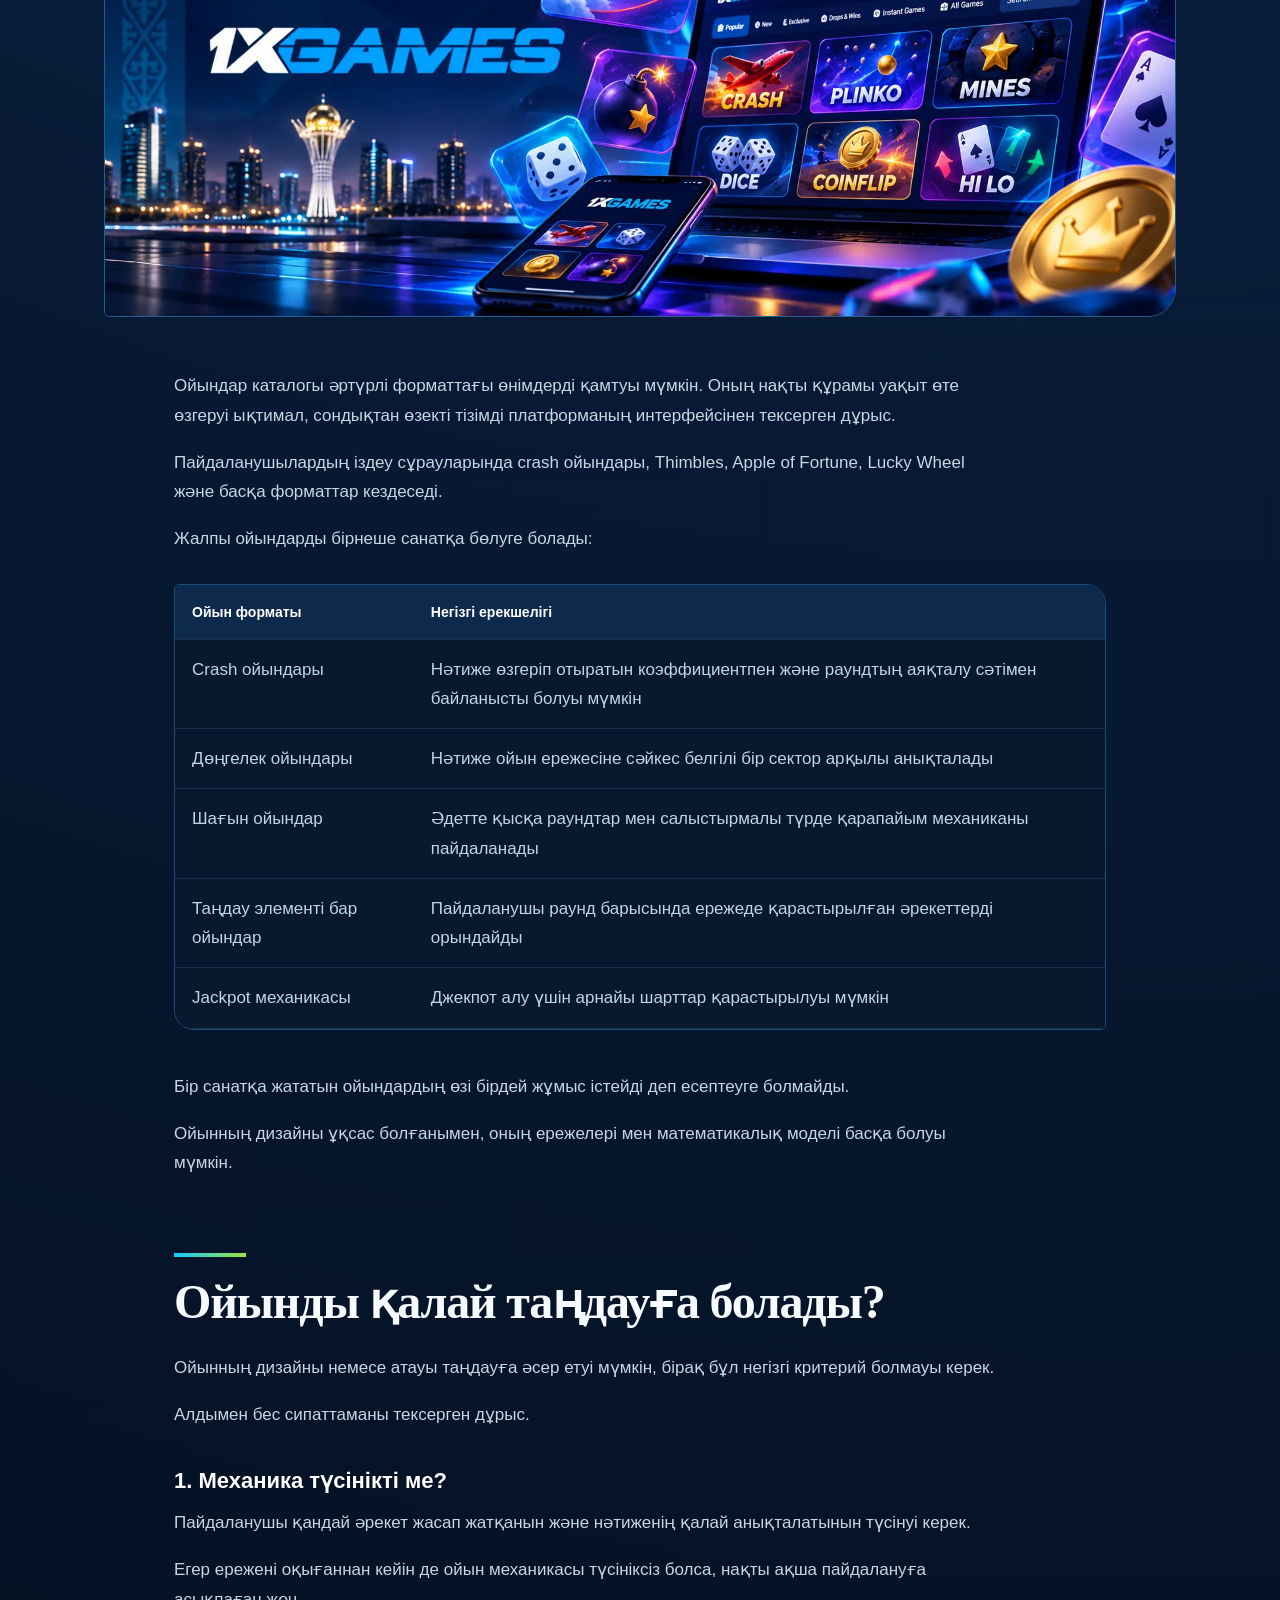
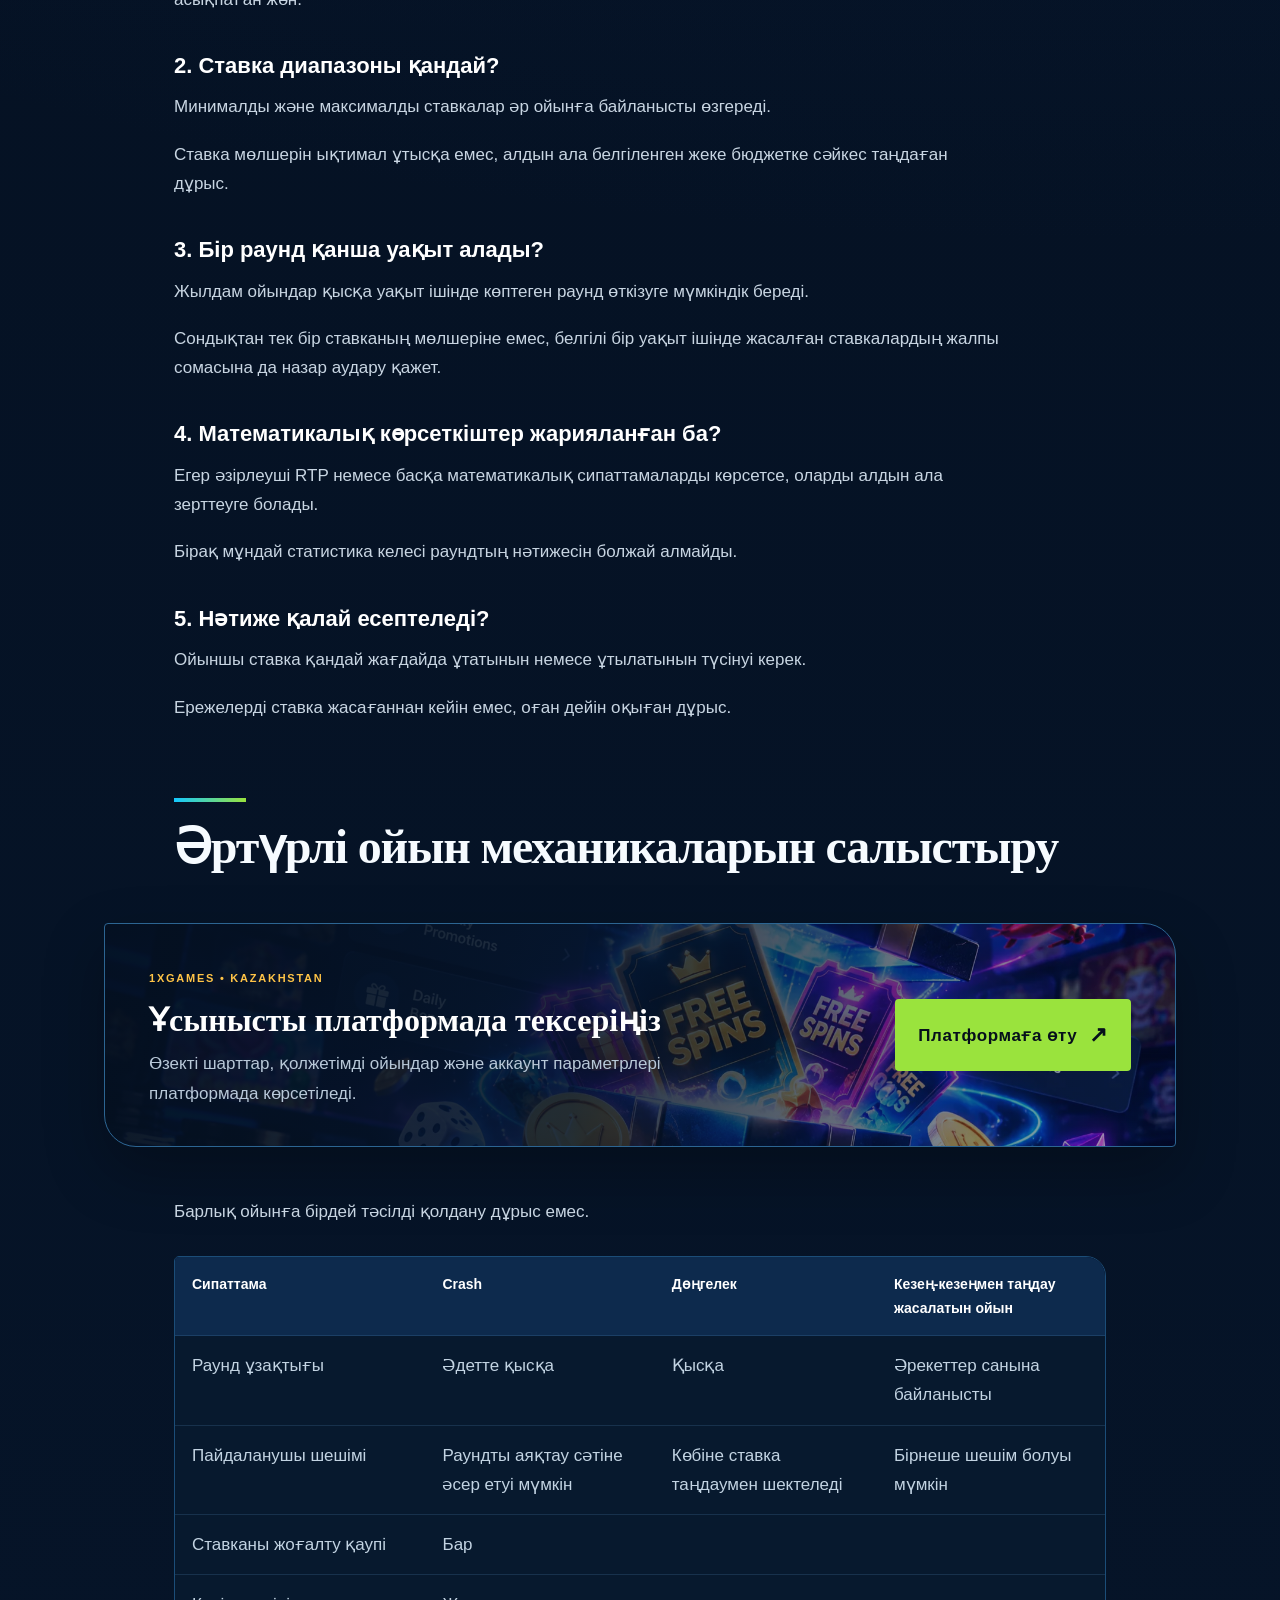
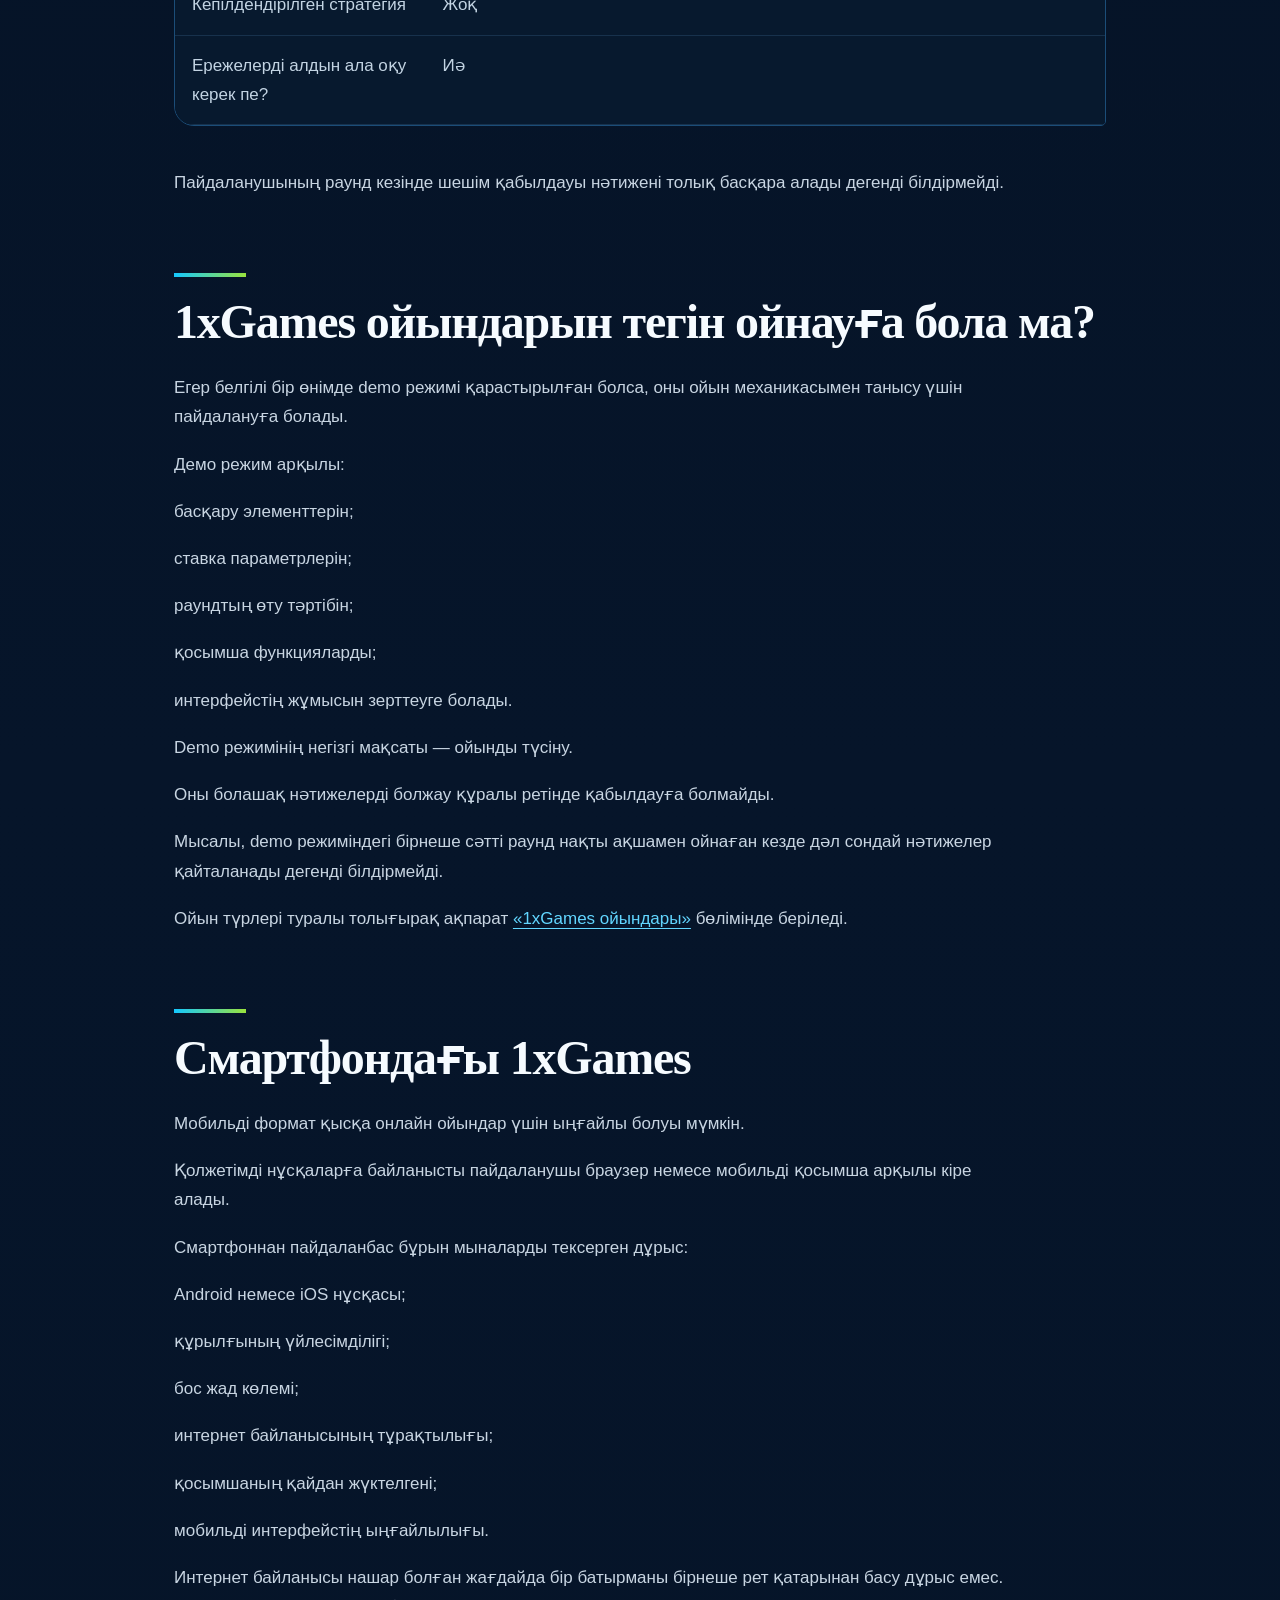
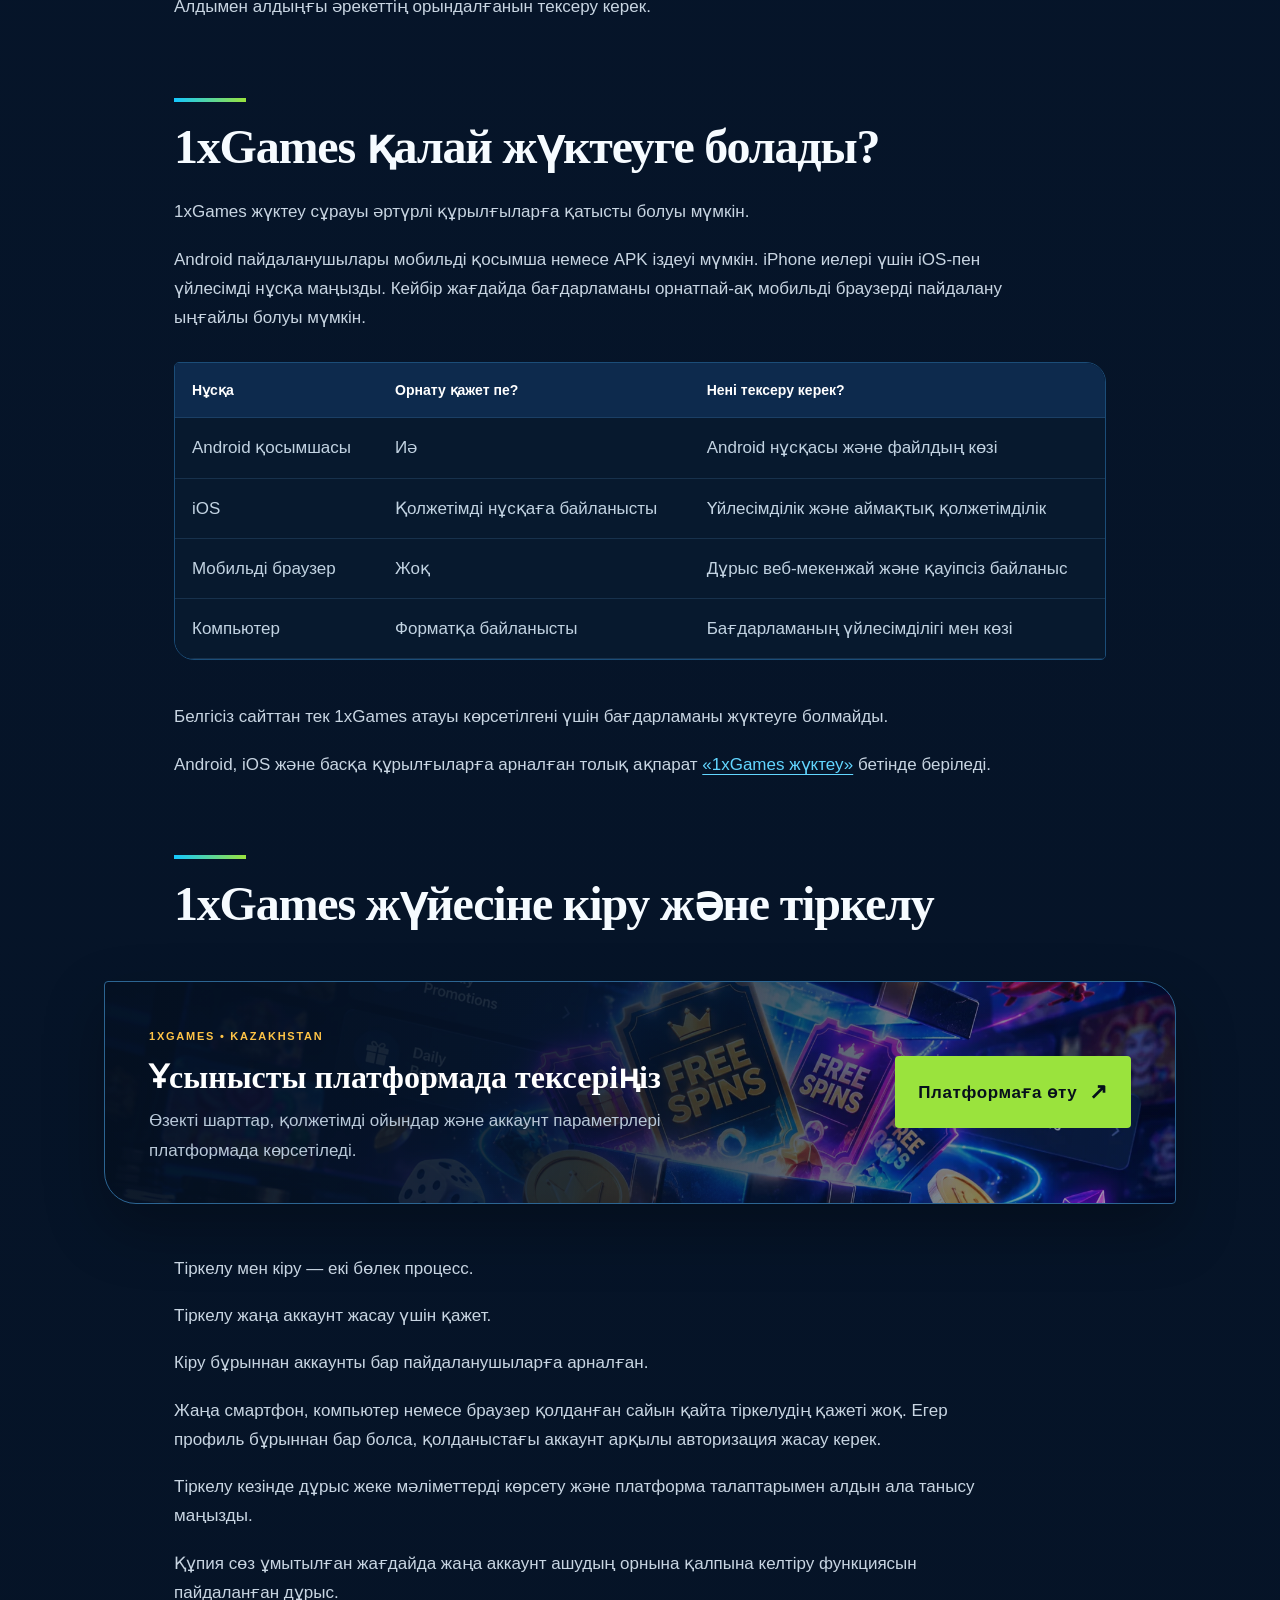
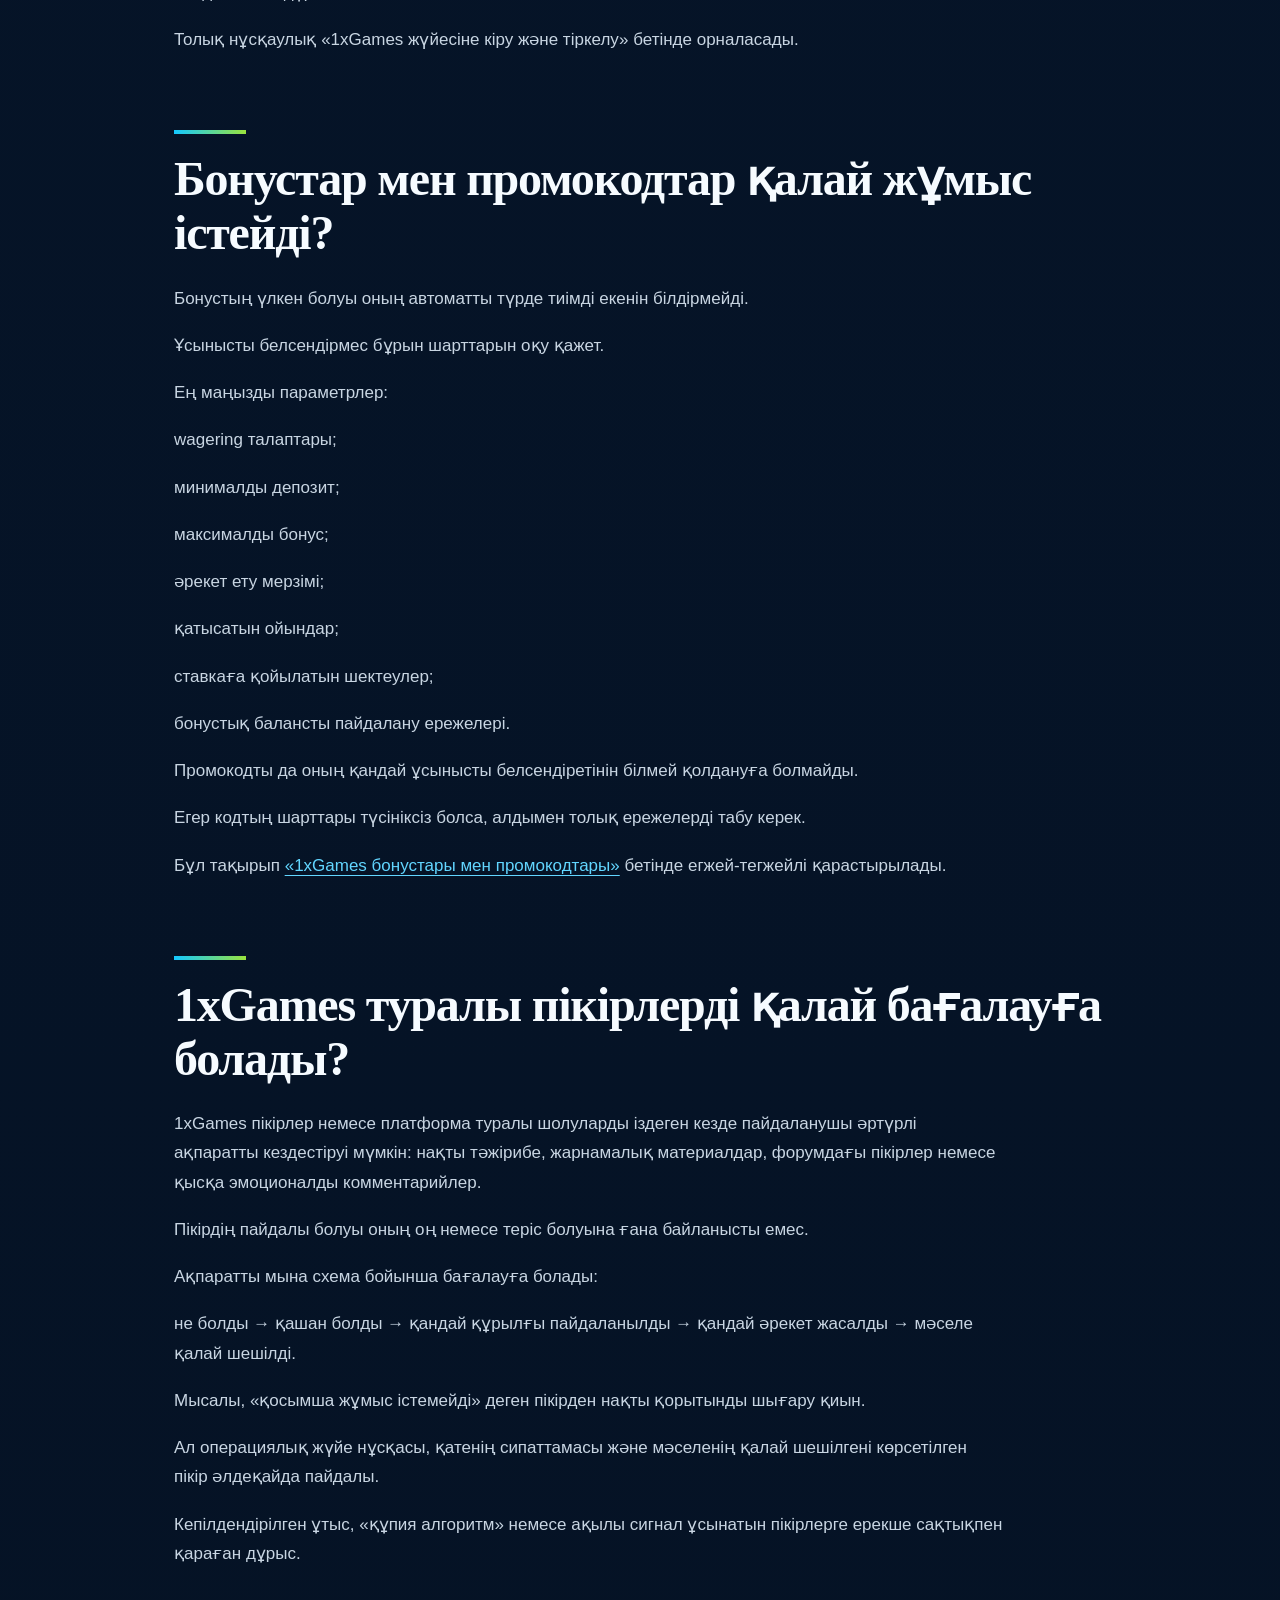
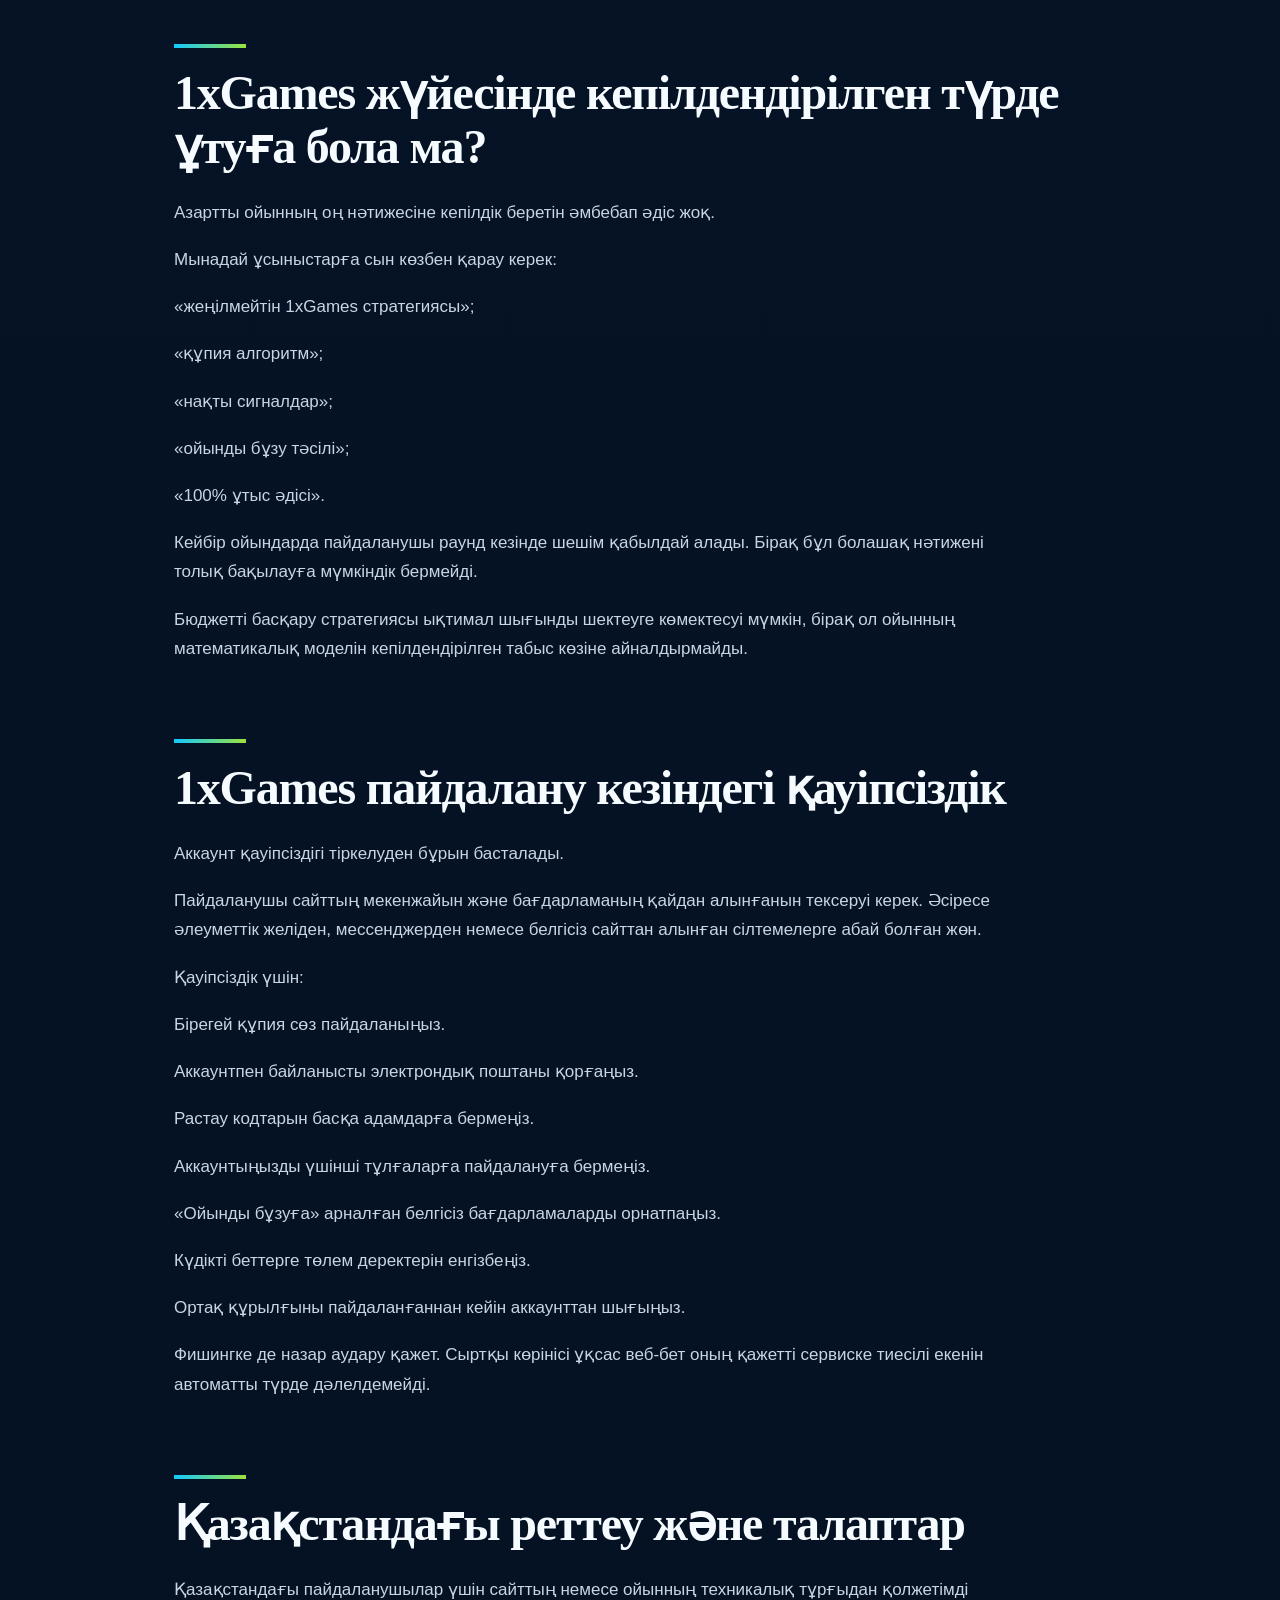
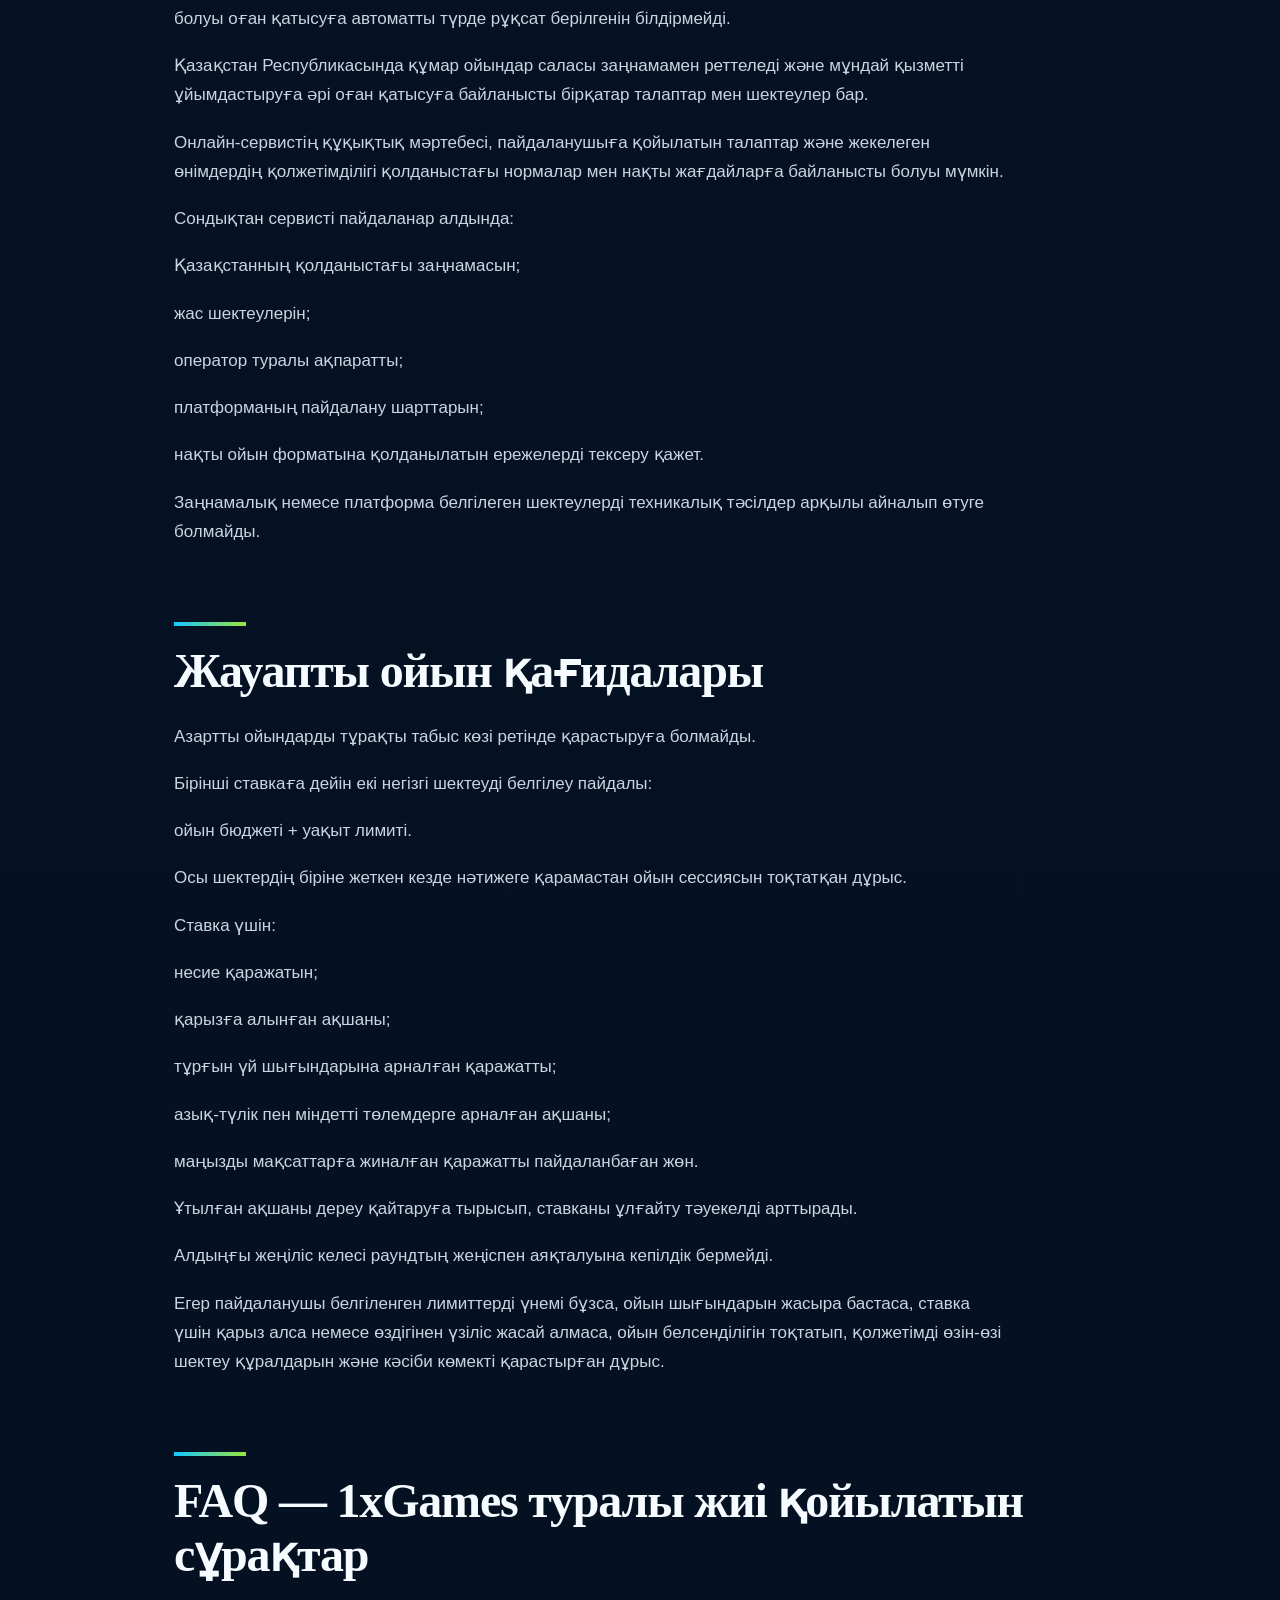
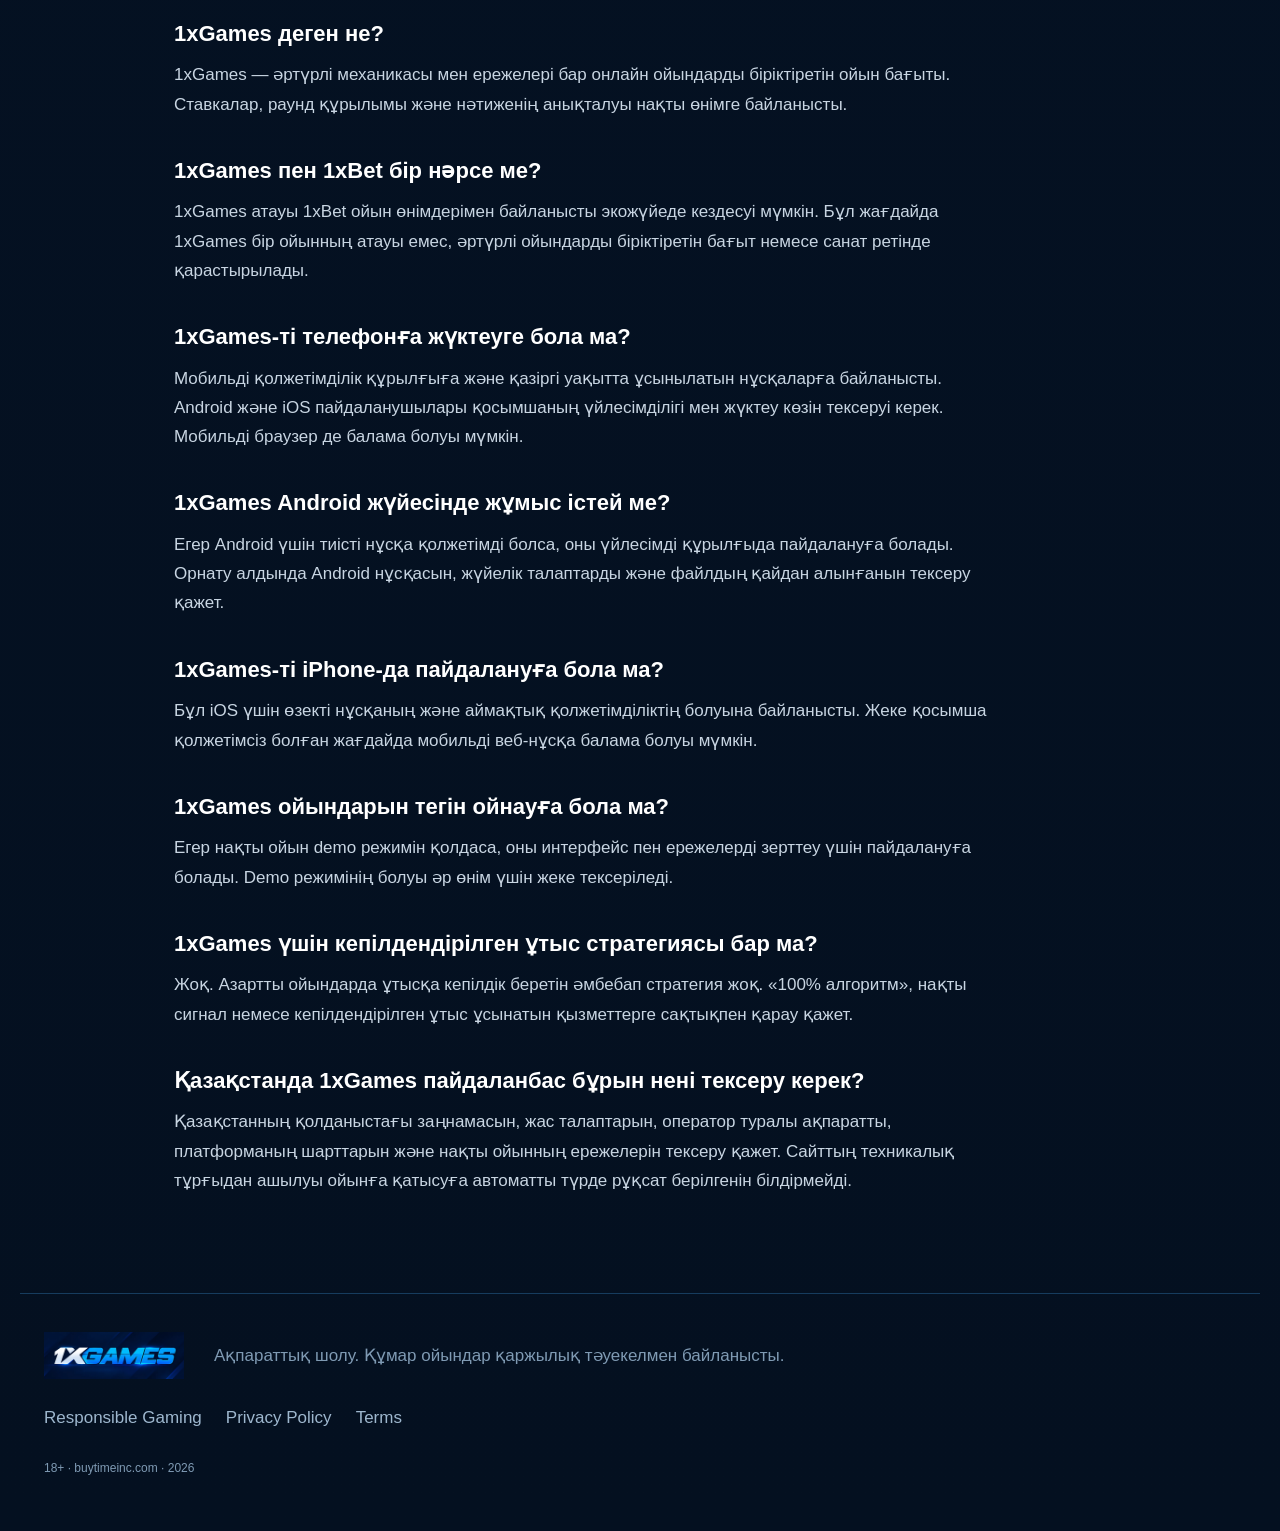
<file: kz/index.html>
<!doctype html><html lang="kk-KZ"><head><meta charset="utf-8"><meta name="viewport" content="width=device-width,initial-scale=1"><title>1xGames Қазақстан — ойындар, қосымша және платформаға шолу</title><meta name="description" content="Қазақстандағы 1xGames платформасына шолу: ойын түрлері, мобильді нұсқа, қосымша, бонустар, аккаунт және қауіпсіздік туралы пайдалы ақпарат."><link rel="canonical" href="https://buytimeinc.com/kz/"><meta name="robots" content="index,follow"><meta name="google-site-verification" content="jDBBeCV9BaRuZMuzhp5bjR_psVSN-O8ITCXYPD31RJw" /><meta property="og:title" content="1xGames Қазақстан — ойындар, қосымша және платформаға шолу"><meta property="og:description" content="Қазақстандағы 1xGames платформасына шолу: ойын түрлері, мобильді нұсқа, қосымша, бонустар, аккаунт және қауіпсіздік туралы пайдалы ақпарат."><meta property="og:url" content="https://buytimeinc.com/kz/"><meta property="og:type" content="website"><meta property="og:image" content="https://buytimeinc.com/assets/img/hero.webp"><meta name="twitter:card" content="summary_large_image"><link rel="icon" href="/assets/img/favicon.webp"><link rel="stylesheet" href="/assets/css/site.css"></head><body>
<header class="site-head"><a class="brand" href="/kz/"><img src="/assets/img/logo.webp" alt="1xGames"></a><nav class="main-nav"><a href="/kz/">Шолу</a><a href="/kz/games/">Ойындар</a><a href="/kz/download/">Қосымша</a><a href="/kz/bonuses/">Бонустар</a><a href="/kz/payments/">Төлемдер</a><a href="/">Русский</a></nav><a class="head-button" href="/go/">ҚАЗІР АШУ</a></header>
<main><section class="hero"><div class="hero-copy"><span class="eyebrow">1XGAMES • ҚАЗАҚСТАН</span><h1>1xGames Қазақстан: ойын платформасына толық шолу</h1><p>Ойындар, мобильді қолжетімділік, бонустар және қауіпсіздік туралы практикалық нұсқаулық.</p><div class="hero-actions"><a class="primary-button" href="/go/">Платформаға өту <span>↗</span></a><span class="hero-note">18+ · Шарттарды тексеріңіз</span></div></div><div class="hero-media"><img src="/assets/img/hero.webp" alt="1xGames Kazakhstan"></div></section>
<article class="article"><p>1xGames — әртүрлі форматтағы онлайн ойындарды бір интерфейсте біріктіретін ойын бағыты. Мұнда классикалық шағын ойындар, заманауи crash-механикалар және ережелері бір-бірінен ерекшеленетін басқа да өнімдер кездесуі мүмкін.</p><p>Сондықтан Қазақстандағы 1xGames платформасымен танысуды бірден ставка жасаудан емес, оның қалай жұмыс істейтінін түсінуден бастаған дұрыс. Қандай ойындар бар, олардың айырмашылығы неде, мобильді нұсқа қалай жұмыс істейді, аккаунтты қалай қорғауға болады және ойын кезінде қандай қауіпсіздік ережелерін сақтау керек — осы сұрақтардың барлығы маңызды.</p><p>Бұл бетте 1xGames туралы негізгі ақпарат жинақталған. Жекелеген тақырыптар үшін сайтта қосымша нұсқаулықтар қарастырылған.</p><nav class="toc"><div class="toc-label">МАЗМҰНЫ</div><div class="toc-grid"><a href="#1xgames-деген-не"><span>01</span>1xGames деген не?</a><a href="#1xgames-платформасында-қандай-ойындар-бар"><span>02</span>1xGames платформасында қандай ойындар бар?</a><a href="#ойынды-қалай-таңдауға-болады"><span>03</span>Ойынды қалай таңдауға болады?</a><a href="#әртүрлі-ойын-механикаларын-салыстыру"><span>04</span>Әртүрлі ойын механикаларын салыстыру</a><a href="#1xgames-ойындарын-тегін-ойнауға-бола-ма"><span>05</span>1xGames ойындарын тегін ойнауға бола ма?</a><a href="#смартфондағы-1xgames"><span>06</span>Смартфондағы 1xGames</a><a href="#1xgames-қалай-жүктеуге-болады"><span>07</span>1xGames қалай жүктеуге болады?</a><a href="#1xgames-жүйесіне-кіру-және-тіркелу"><span>08</span>1xGames жүйесіне кіру және тіркелу</a><a href="#бонустар-мен-промокодтар-қалай-жұмыс-істейді"><span>09</span>Бонустар мен промокодтар қалай жұмыс істейді?</a><a href="#1xgames-туралы-пікірлерді-қалай-бағалауға-болады"><span>10</span>1xGames туралы пікірлерді қалай бағалауға болады?</a><a href="#1xgames-жүйесінде-кепілдендірілген-түрде-ұтуға-бола-ма"><span>11</span>1xGames жүйесінде кепілдендірілген түрде ұтуға бола ма?</a><a href="#1xgames-пайдалану-кезіндегі-қауіпсіздік"><span>12</span>1xGames пайдалану кезіндегі қауіпсіздік</a><a href="#қазақстандағы-реттеу-және-талаптар"><span>13</span>Қазақстандағы реттеу және талаптар</a><a href="#жауапты-ойын-қағидалары"><span>14</span>Жауапты ойын қағидалары</a><a href="#faq-1xgames-туралы-жиі-қойылатын-сұрақтар"><span>15</span>FAQ — 1xGames туралы жиі қойылатын сұрақтар</a></div></nav><aside class="cta-band"><div><span class="cta-kicker">1XGAMES • KAZAKHSTAN</span><h3>Ұсынысты платформада тексеріңіз</h3><p>Өзекті шарттар, қолжетімді ойындар және аккаунт параметрлері платформада көрсетіледі.</p></div><a class="cta-button" href="/go/">Платформаға өту<span>↗</span></a></aside><h2 id="1xgames-деген-не">1xGames деген не?</h2><p>1xGames — әртүрлі ережелері мен механикалары бар онлайн ойындар ұсынылатын ойын бағыты.</p><p>Пайдаланушылар 1xGames атауын 1xBet атауымен қатар кездестіруі мүмкін. Осыған байланысты олардың арасында қандай айырмашылық бар деген сұрақ туындайды.</p><p>Бұл жағдайда 1xGames бір ғана ойынның атауын білдірмейді. Ол әртүрлі ойын өнімдері орналасуы мүмкін жеке бағыт немесе санат ретінде қарастырылады.</p><p>Әр ойынның өзіндік:</p><p>ережелері;</p><p>интерфейсі;</p><p>ставка диапазоны;</p><p>раунд құрылымы;</p><p>нәтиже анықтау механикасы;</p><p>қосымша функциялары болуы мүмкін.</p><p>Сондықтан бір ойынды түсіну басқа 1xGames өнімдерінің барлығын автоматты түрде түсінуді білдірмейді.</p><p>Нақты өнімді іске қоспас бұрын оның ережелерімен жеке танысу қажет.</p><h2 id="1xgames-платформасында-қандай-ойындар-бар">1xGames платформасында қандай ойындар бар?</h2><figure class="feature-visual"><img src="/assets/img/hero.webp" alt="1xGames Kazakhstan" loading="lazy"></figure><p>Ойындар каталогы әртүрлі форматтағы өнімдерді қамтуы мүмкін. Оның нақты құрамы уақыт өте өзгеруі ықтимал, сондықтан өзекті тізімді платформаның интерфейсінен тексерген дұрыс.</p><p>Пайдаланушылардың іздеу сұрауларында crash ойындары, Thimbles, Apple of Fortune, Lucky Wheel және басқа форматтар кездеседі.</p><p>Жалпы ойындарды бірнеше санатқа бөлуге болады:</p><div class="table-wrap"><table><tr><th>Ойын форматы</th><th>Негізгі ерекшелігі</th></tr><tr><td>Crash ойындары</td><td>Нәтиже өзгеріп отыратын коэффициентпен және раундтың аяқталу сәтімен байланысты болуы мүмкін</td></tr><tr><td>Дөңгелек ойындары</td><td>Нәтиже ойын ережесіне сәйкес белгілі бір сектор арқылы анықталады</td></tr><tr><td>Шағын ойындар</td><td>Әдетте қысқа раундтар мен салыстырмалы түрде қарапайым механиканы пайдаланады</td></tr><tr><td>Таңдау элементі бар ойындар</td><td>Пайдаланушы раунд барысында ережеде қарастырылған әрекеттерді орындайды</td></tr><tr><td>Jackpot механикасы</td><td>Джекпот алу үшін арнайы шарттар қарастырылуы мүмкін</td></tr></table></div><p>Бір санатқа жататын ойындардың өзі бірдей жұмыс істейді деп есептеуге болмайды.</p><p>Ойынның дизайны ұқсас болғанымен, оның ережелері мен математикалық моделі басқа болуы мүмкін.</p><h2 id="ойынды-қалай-таңдауға-болады">Ойынды қалай таңдауға болады?</h2><p>Ойынның дизайны немесе атауы таңдауға әсер етуі мүмкін, бірақ бұл негізгі критерий болмауы керек.</p><p>Алдымен бес сипаттаманы тексерген дұрыс.</p><h3>1. Механика түсінікті ме?</h3><p>Пайдаланушы қандай әрекет жасап жатқанын және нәтиженің қалай анықталатынын түсінуі керек.</p><p>Егер ережені оқығаннан кейін де ойын механикасы түсініксіз болса, нақты ақша пайдалануға асықпаған жөн.</p><h3>2. Ставка диапазоны қандай?</h3><p>Минималды және максималды ставкалар әр ойынға байланысты өзгереді.</p><p>Ставка мөлшерін ықтимал ұтысқа емес, алдын ала белгіленген жеке бюджетке сәйкес таңдаған дұрыс.</p><h3>3. Бір раунд қанша уақыт алады?</h3><p>Жылдам ойындар қысқа уақыт ішінде көптеген раунд өткізуге мүмкіндік береді.</p><p>Сондықтан тек бір ставканың мөлшеріне емес, белгілі бір уақыт ішінде жасалған ставкалардың жалпы сомасына да назар аудару қажет.</p><h3>4. Математикалық көрсеткіштер жарияланған ба?</h3><p>Егер әзірлеуші RTP немесе басқа математикалық сипаттамаларды көрсетсе, оларды алдын ала зерттеуге болады.</p><p>Бірақ мұндай статистика келесі раундтың нәтижесін болжай алмайды.</p><h3>5. Нәтиже қалай есептеледі?</h3><p>Ойыншы ставка қандай жағдайда ұтатынын немесе ұтылатынын түсінуі керек.</p><p>Ережелерді ставка жасағаннан кейін емес, оған дейін оқыған дұрыс.</p><h2 id="әртүрлі-ойын-механикаларын-салыстыру">Әртүрлі ойын механикаларын салыстыру</h2><aside class="cta-band"><div><span class="cta-kicker">1XGAMES • KAZAKHSTAN</span><h3>Ұсынысты платформада тексеріңіз</h3><p>Өзекті шарттар, қолжетімді ойындар және аккаунт параметрлері платформада көрсетіледі.</p></div><a class="cta-button" href="/go/">Платформаға өту<span>↗</span></a></aside><p>Барлық ойынға бірдей тәсілді қолдану дұрыс емес.</p><div class="table-wrap"><table><tr><th>Сипаттама</th><th>Crash</th><th>Дөңгелек</th><th>Кезең-кезеңмен таңдау жасалатын ойын</th></tr><tr><td>Раунд ұзақтығы</td><td>Әдетте қысқа</td><td>Қысқа</td><td>Әрекеттер санына байланысты</td></tr><tr><td>Пайдаланушы шешімі</td><td>Раундты аяқтау сәтіне әсер етуі мүмкін</td><td>Көбіне ставка таңдаумен шектеледі</td><td>Бірнеше шешім болуы мүмкін</td></tr><tr><td>Ставканы жоғалту қаупі</td><td>Бар</td><td></td><td></td></tr><tr><td>Кепілдендірілген стратегия</td><td>Жоқ</td><td></td><td></td></tr><tr><td>Ережелерді алдын ала оқу керек пе?</td><td>Иә</td><td></td><td></td></tr></table></div><p>Пайдаланушының раунд кезінде шешім қабылдауы нәтижені толық басқара алады дегенді білдірмейді.</p><h2 id="1xgames-ойындарын-тегін-ойнауға-бола-ма">1xGames ойындарын тегін ойнауға бола ма?</h2><p>Егер белгілі бір өнімде demo режимі қарастырылған болса, оны ойын механикасымен танысу үшін пайдалануға болады.</p><p>Демо режим арқылы:</p><p>басқару элементтерін;</p><p>ставка параметрлерін;</p><p>раундтың өту тәртібін;</p><p>қосымша функцияларды;</p><p>интерфейстің жұмысын зерттеуге болады.</p><p>Demo режимінің негізгі мақсаты — ойынды түсіну.</p><p>Оны болашақ нәтижелерді болжау құралы ретінде қабылдауға болмайды.</p><p>Мысалы, demo режиміндегі бірнеше сәтті раунд нақты ақшамен ойнаған кезде дәл сондай нәтижелер қайталанады дегенді білдірмейді.</p><p>Ойын түрлері туралы толығырақ ақпарат <a href="/kz/games/">«1xGames ойындары»</a> бөлімінде беріледі.</p><h2 id="смартфондағы-1xgames">Смартфондағы 1xGames</h2><p>Мобильді формат қысқа онлайн ойындар үшін ыңғайлы болуы мүмкін.</p><p>Қолжетімді нұсқаларға байланысты пайдаланушы браузер немесе мобильді қосымша арқылы кіре алады.</p><p>Смартфоннан пайдаланбас бұрын мыналарды тексерген дұрыс:</p><p>Android немесе iOS нұсқасы;</p><p>құрылғының үйлесімділігі;</p><p>бос жад көлемі;</p><p>интернет байланысының тұрақтылығы;</p><p>қосымшаның қайдан жүктелгені;</p><p>мобильді интерфейстің ыңғайлылығы.</p><p>Интернет байланысы нашар болған жағдайда бір батырманы бірнеше рет қатарынан басу дұрыс емес. Алдымен алдыңғы әрекеттің орындалғанын тексеру керек.</p><h2 id="1xgames-қалай-жүктеуге-болады">1xGames қалай жүктеуге болады?</h2><p>1xGames жүктеу сұрауы әртүрлі құрылғыларға қатысты болуы мүмкін.</p><p>Android пайдаланушылары мобильді қосымша немесе APK іздеуі мүмкін. iPhone иелері үшін iOS-пен үйлесімді нұсқа маңызды. Кейбір жағдайда бағдарламаны орнатпай-ақ мобильді браузерді пайдалану ыңғайлы болуы мүмкін.</p><div class="table-wrap"><table><tr><th>Нұсқа</th><th>Орнату қажет пе?</th><th>Нені тексеру керек?</th></tr><tr><td>Android қосымшасы</td><td>Иә</td><td>Android нұсқасы және файлдың көзі</td></tr><tr><td>iOS</td><td>Қолжетімді нұсқаға байланысты</td><td>Үйлесімділік және аймақтық қолжетімділік</td></tr><tr><td>Мобильді браузер</td><td>Жоқ</td><td>Дұрыс веб-мекенжай және қауіпсіз байланыс</td></tr><tr><td>Компьютер</td><td>Форматқа байланысты</td><td>Бағдарламаның үйлесімділігі мен көзі</td></tr></table></div><p>Белгісіз сайттан тек 1xGames атауы көрсетілгені үшін бағдарламаны жүктеуге болмайды.</p><p>Android, iOS және басқа құрылғыларға арналған толық ақпарат <a href="/kz/download/">«1xGames жүктеу»</a> бетінде беріледі.</p><h2 id="1xgames-жүйесіне-кіру-және-тіркелу">1xGames жүйесіне кіру және тіркелу</h2><aside class="cta-band"><div><span class="cta-kicker">1XGAMES • KAZAKHSTAN</span><h3>Ұсынысты платформада тексеріңіз</h3><p>Өзекті шарттар, қолжетімді ойындар және аккаунт параметрлері платформада көрсетіледі.</p></div><a class="cta-button" href="/go/">Платформаға өту<span>↗</span></a></aside><p>Тіркелу мен кіру — екі бөлек процесс.</p><p>Тіркелу жаңа аккаунт жасау үшін қажет.</p><p>Кіру бұрыннан аккаунты бар пайдаланушыларға арналған.</p><p>Жаңа смартфон, компьютер немесе браузер қолданған сайын қайта тіркелудің қажеті жоқ. Егер профиль бұрыннан бар болса, қолданыстағы аккаунт арқылы авторизация жасау керек.</p><p>Тіркелу кезінде дұрыс жеке мәліметтерді көрсету және платформа талаптарымен алдын ала танысу маңызды.</p><p>Құпия сөз ұмытылған жағдайда жаңа аккаунт ашудың орнына қалпына келтіру функциясын пайдаланған дұрыс.</p><p>Толық нұсқаулық «1xGames жүйесіне кіру және тіркелу» бетінде орналасады.</p><h2 id="бонустар-мен-промокодтар-қалай-жұмыс-істейді">Бонустар мен промокодтар қалай жұмыс істейді?</h2><p>Бонустың үлкен болуы оның автоматты түрде тиімді екенін білдірмейді.</p><p>Ұсынысты белсендірмес бұрын шарттарын оқу қажет.</p><p>Ең маңызды параметрлер:</p><p>wagering талаптары;</p><p>минималды депозит;</p><p>максималды бонус;</p><p>әрекет ету мерзімі;</p><p>қатысатын ойындар;</p><p>ставкаға қойылатын шектеулер;</p><p>бонустық балансты пайдалану ережелері.</p><p>Промокодты да оның қандай ұсынысты белсендіретінін білмей қолдануға болмайды.</p><p>Егер кодтың шарттары түсініксіз болса, алдымен толық ережелерді табу керек.</p><p>Бұл тақырып <a href="/kz/bonuses/">«1xGames бонустары мен промокодтары»</a> бетінде егжей-тегжейлі қарастырылады.</p><h2 id="1xgames-туралы-пікірлерді-қалай-бағалауға-болады">1xGames туралы пікірлерді қалай бағалауға болады?</h2><p>1xGames пікірлер немесе платформа туралы шолуларды іздеген кезде пайдаланушы әртүрлі ақпаратты кездестіруі мүмкін: нақты тәжірибе, жарнамалық материалдар, форумдағы пікірлер немесе қысқа эмоционалды комментарийлер.</p><p>Пікірдің пайдалы болуы оның оң немесе теріс болуына ғана байланысты емес.</p><p>Ақпаратты мына схема бойынша бағалауға болады:</p><p>не болды → қашан болды → қандай құрылғы пайдаланылды → қандай әрекет жасалды → мәселе қалай шешілді.</p><p>Мысалы, «қосымша жұмыс істемейді» деген пікірден нақты қорытынды шығару қиын.</p><p>Ал операциялық жүйе нұсқасы, қатенің сипаттамасы және мәселенің қалай шешілгені көрсетілген пікір әлдеқайда пайдалы.</p><p>Кепілдендірілген ұтыс, «құпия алгоритм» немесе ақылы сигнал ұсынатын пікірлерге ерекше сақтықпен қараған дұрыс.</p><h2 id="1xgames-жүйесінде-кепілдендірілген-түрде-ұтуға-бола-ма">1xGames жүйесінде кепілдендірілген түрде ұтуға бола ма?</h2><p>Азартты ойынның оң нәтижесіне кепілдік беретін әмбебап әдіс жоқ.</p><p>Мынадай ұсыныстарға сын көзбен қарау керек:</p><p>«жеңілмейтін 1xGames стратегиясы»;</p><p>«құпия алгоритм»;</p><p>«нақты сигналдар»;</p><p>«ойынды бұзу тәсілі»;</p><p>«100% ұтыс әдісі».</p><p>Кейбір ойындарда пайдаланушы раунд кезінде шешім қабылдай алады. Бірақ бұл болашақ нәтижені толық бақылауға мүмкіндік бермейді.</p><p>Бюджетті басқару стратегиясы ықтимал шығынды шектеуге көмектесуі мүмкін, бірақ ол ойынның математикалық моделін кепілдендірілген табыс көзіне айналдырмайды.</p><h2 id="1xgames-пайдалану-кезіндегі-қауіпсіздік">1xGames пайдалану кезіндегі қауіпсіздік</h2><p>Аккаунт қауіпсіздігі тіркелуден бұрын басталады.</p><p>Пайдаланушы сайттың мекенжайын және бағдарламаның қайдан алынғанын тексеруі керек. Әсіресе әлеуметтік желіден, мессенджерден немесе белгісіз сайттан алынған сілтемелерге абай болған жөн.</p><p>Қауіпсіздік үшін:</p><p>Бірегей құпия сөз пайдаланыңыз.</p><p>Аккаунтпен байланысты электрондық поштаны қорғаңыз.</p><p>Растау кодтарын басқа адамдарға бермеңіз.</p><p>Аккаунтыңызды үшінші тұлғаларға пайдалануға бермеңіз.</p><p>«Ойынды бұзуға» арналған белгісіз бағдарламаларды орнатпаңыз.</p><p>Күдікті беттерге төлем деректерін енгізбеңіз.</p><p>Ортақ құрылғыны пайдаланғаннан кейін аккаунттан шығыңыз.</p><p>Фишингке де назар аудару қажет. Сыртқы көрінісі ұқсас веб-бет оның қажетті сервиске тиесілі екенін автоматты түрде дәлелдемейді.</p><h2 id="қазақстандағы-реттеу-және-талаптар">Қазақстандағы реттеу және талаптар</h2><p>Қазақстандағы пайдаланушылар үшін сайттың немесе ойынның техникалық тұрғыдан қолжетімді болуы оған қатысуға автоматты түрде рұқсат берілгенін білдірмейді.</p><p>Қазақстан Республикасында құмар ойындар саласы заңнамамен реттеледі және мұндай қызметті ұйымдастыруға әрі оған қатысуға байланысты бірқатар талаптар мен шектеулер бар.</p><p>Онлайн-сервистің құқықтық мәртебесі, пайдаланушыға қойылатын талаптар және жекелеген өнімдердің қолжетімділігі қолданыстағы нормалар мен нақты жағдайларға байланысты болуы мүмкін.</p><p>Сондықтан сервисті пайдаланар алдында:</p><p>Қазақстанның қолданыстағы заңнамасын;</p><p>жас шектеулерін;</p><p>оператор туралы ақпаратты;</p><p>платформаның пайдалану шарттарын;</p><p>нақты ойын форматына қолданылатын ережелерді тексеру қажет.</p><p>Заңнамалық немесе платформа белгілеген шектеулерді техникалық тәсілдер арқылы айналып өтуге болмайды.</p><h2 id="жауапты-ойын-қағидалары">Жауапты ойын қағидалары</h2><p>Азартты ойындарды тұрақты табыс көзі ретінде қарастыруға болмайды.</p><p>Бірінші ставкаға дейін екі негізгі шектеуді белгілеу пайдалы:</p><p>ойын бюджеті + уақыт лимиті.</p><p>Осы шектердің біріне жеткен кезде нәтижеге қарамастан ойын сессиясын тоқтатқан дұрыс.</p><p>Ставка үшін:</p><p>несие қаражатын;</p><p>қарызға алынған ақшаны;</p><p>тұрғын үй шығындарына арналған қаражатты;</p><p>азық-түлік пен міндетті төлемдерге арналған ақшаны;</p><p>маңызды мақсаттарға жиналған қаражатты пайдаланбаған жөн.</p><p>Ұтылған ақшаны дереу қайтаруға тырысып, ставканы ұлғайту тәуекелді арттырады.</p><p>Алдыңғы жеңіліс келесі раундтың жеңіспен аяқталуына кепілдік бермейді.</p><p>Егер пайдаланушы белгіленген лимиттерді үнемі бұзса, ойын шығындарын жасыра бастаса, ставка үшін қарыз алса немесе өздігінен үзіліс жасай алмаса, ойын белсенділігін тоқтатып, қолжетімді өзін-өзі шектеу құралдарын және кәсіби көмекті қарастырған дұрыс.</p><h2 id="faq-1xgames-туралы-жиі-қойылатын-сұрақтар">FAQ — 1xGames туралы жиі қойылатын сұрақтар</h2><h3>1xGames деген не?</h3><p>1xGames — әртүрлі механикасы мен ережелері бар онлайн ойындарды біріктіретін ойын бағыты. Ставкалар, раунд құрылымы және нәтиженің анықталуы нақты өнімге байланысты.</p><h3>1xGames пен 1xBet бір нәрсе ме?</h3><p>1xGames атауы 1xBet ойын өнімдерімен байланысты экожүйеде кездесуі мүмкін. Бұл жағдайда 1xGames бір ойынның атауы емес, әртүрлі ойындарды біріктіретін бағыт немесе санат ретінде қарастырылады.</p><h3>1xGames-ті телефонға жүктеуге бола ма?</h3><p>Мобильді қолжетімділік құрылғыға және қазіргі уақытта ұсынылатын нұсқаларға байланысты. Android және iOS пайдаланушылары қосымшаның үйлесімділігі мен жүктеу көзін тексеруі керек. Мобильді браузер де балама болуы мүмкін.</p><h3>1xGames Android жүйесінде жұмыс істей ме?</h3><p>Егер Android үшін тиісті нұсқа қолжетімді болса, оны үйлесімді құрылғыда пайдалануға болады. Орнату алдында Android нұсқасын, жүйелік талаптарды және файлдың қайдан алынғанын тексеру қажет.</p><h3>1xGames-ті iPhone-да пайдалануға бола ма?</h3><p>Бұл iOS үшін өзекті нұсқаның және аймақтық қолжетімділіктің болуына байланысты. Жеке қосымша қолжетімсіз болған жағдайда мобильді веб-нұсқа балама болуы мүмкін.</p><h3>1xGames ойындарын тегін ойнауға бола ма?</h3><p>Егер нақты ойын demo режимін қолдаса, оны интерфейс пен ережелерді зерттеу үшін пайдалануға болады. Demo режимінің болуы әр өнім үшін жеке тексеріледі.</p><h3>1xGames үшін кепілдендірілген ұтыс стратегиясы бар ма?</h3><p>Жоқ. Азартты ойындарда ұтысқа кепілдік беретін әмбебап стратегия жоқ. «100% алгоритм», нақты сигнал немесе кепілдендірілген ұтыс ұсынатын қызметтерге сақтықпен қарау қажет.</p><h3>Қазақстанда 1xGames пайдаланбас бұрын нені тексеру керек?</h3><p>Қазақстанның қолданыстағы заңнамасын, жас талаптарын, оператор туралы ақпаратты, платформаның шарттарын және нақты ойынның ережелерін тексеру қажет. Сайттың техникалық тұрғыдан ашылуы ойынға қатысуға автоматты түрде рұқсат берілгенін білдірмейді.</p></article></main>
<footer><div class="foot-top"><img src="/assets/img/logo.webp" alt="1xGames"><p>Ақпараттық шолу. Құмар ойындар қаржылық тәуекелмен байланысты.</p></div><div class="foot-links"><a href="/responsible-gaming/">Responsible Gaming</a><a href="/privacy-policy/">Privacy Policy</a><a href="/terms/">Terms</a></div><small>18+ · buytimeinc.com · 2026</small></footer>
<script src="/assets/js/site.js"></script></body></html>
</file>
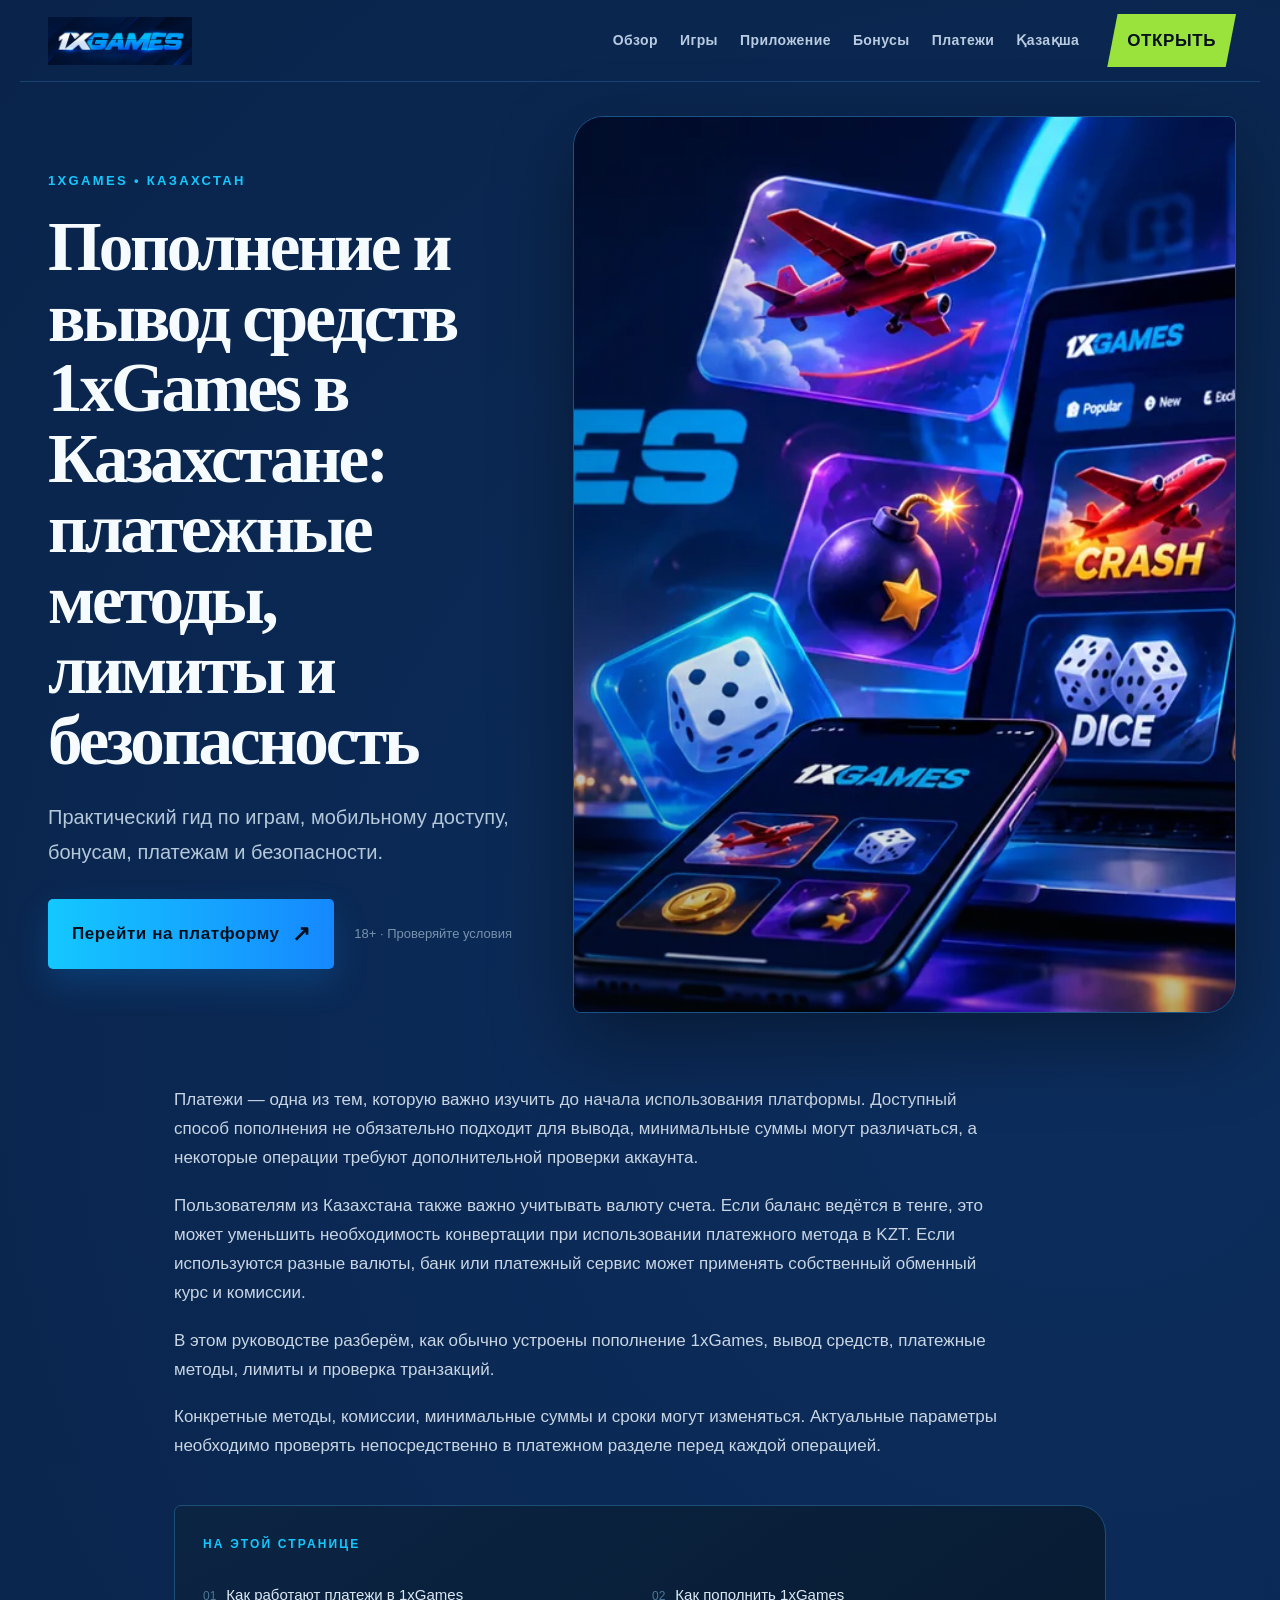
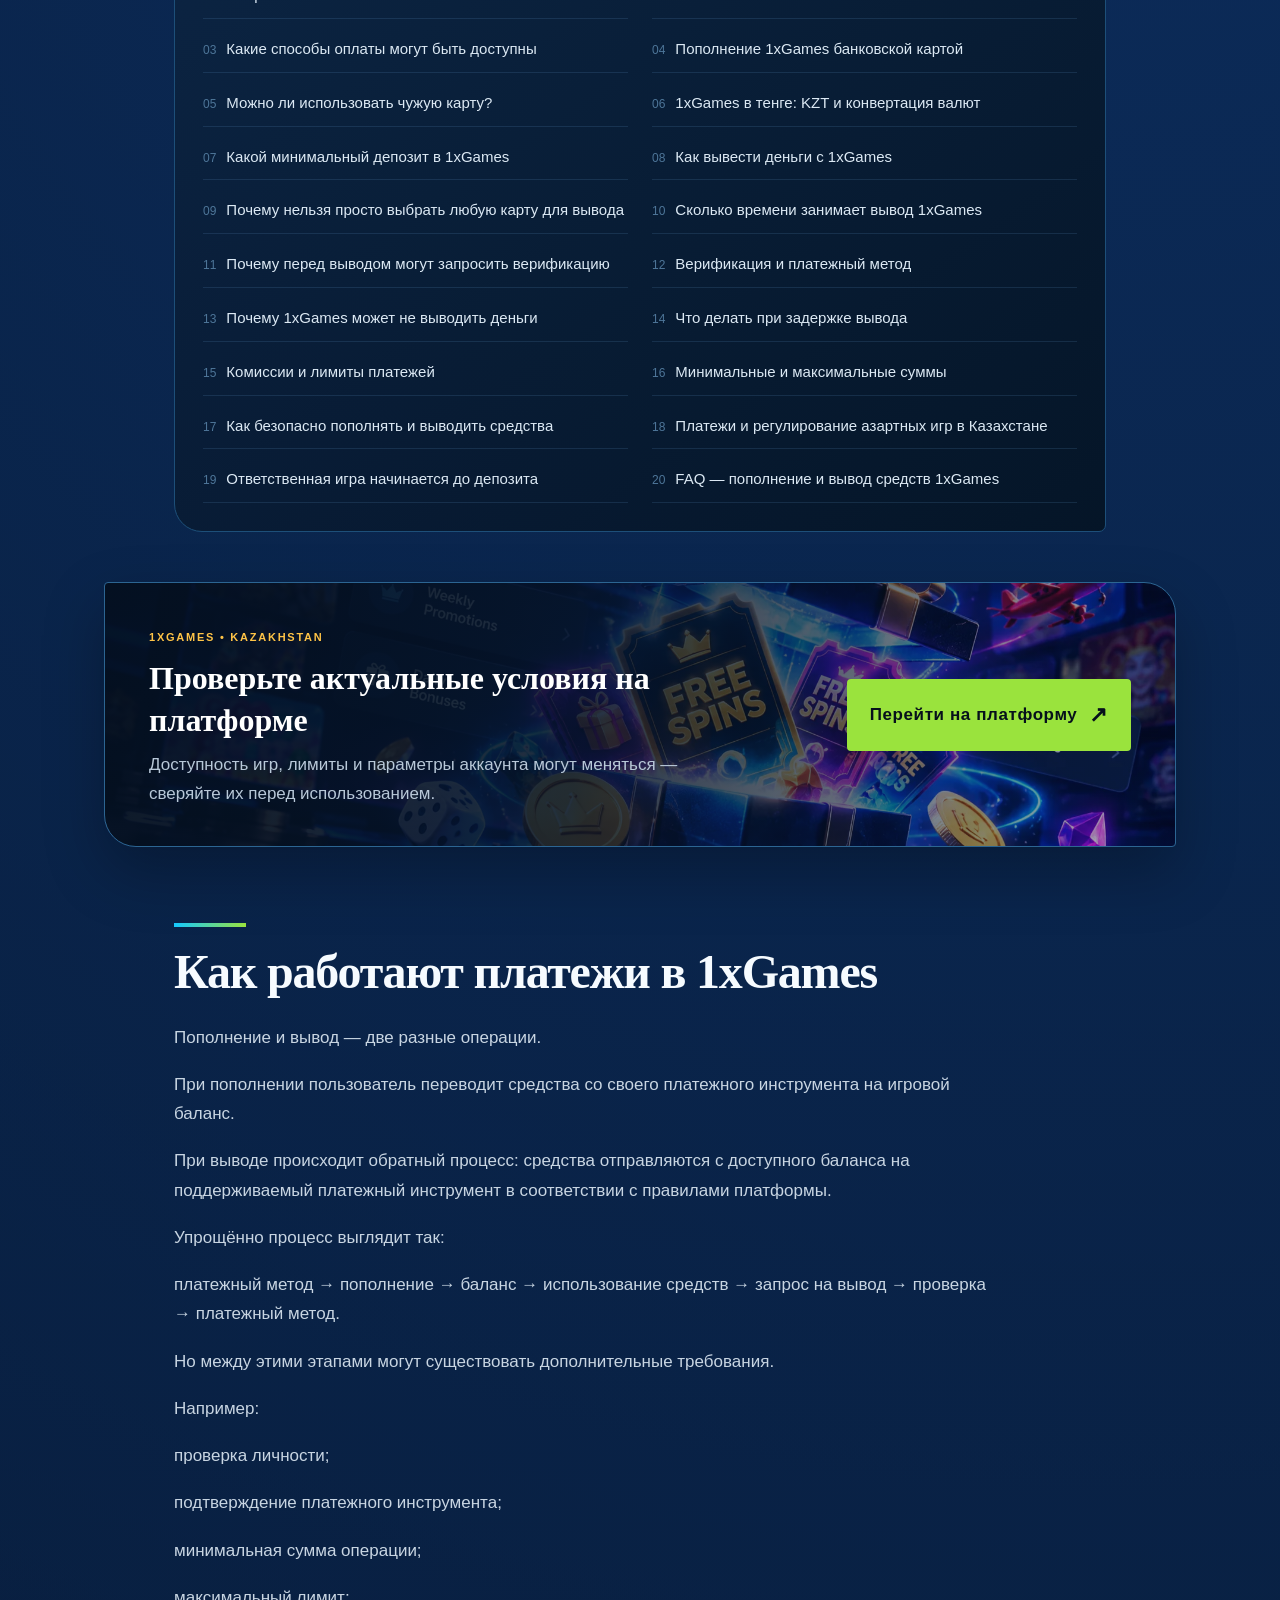
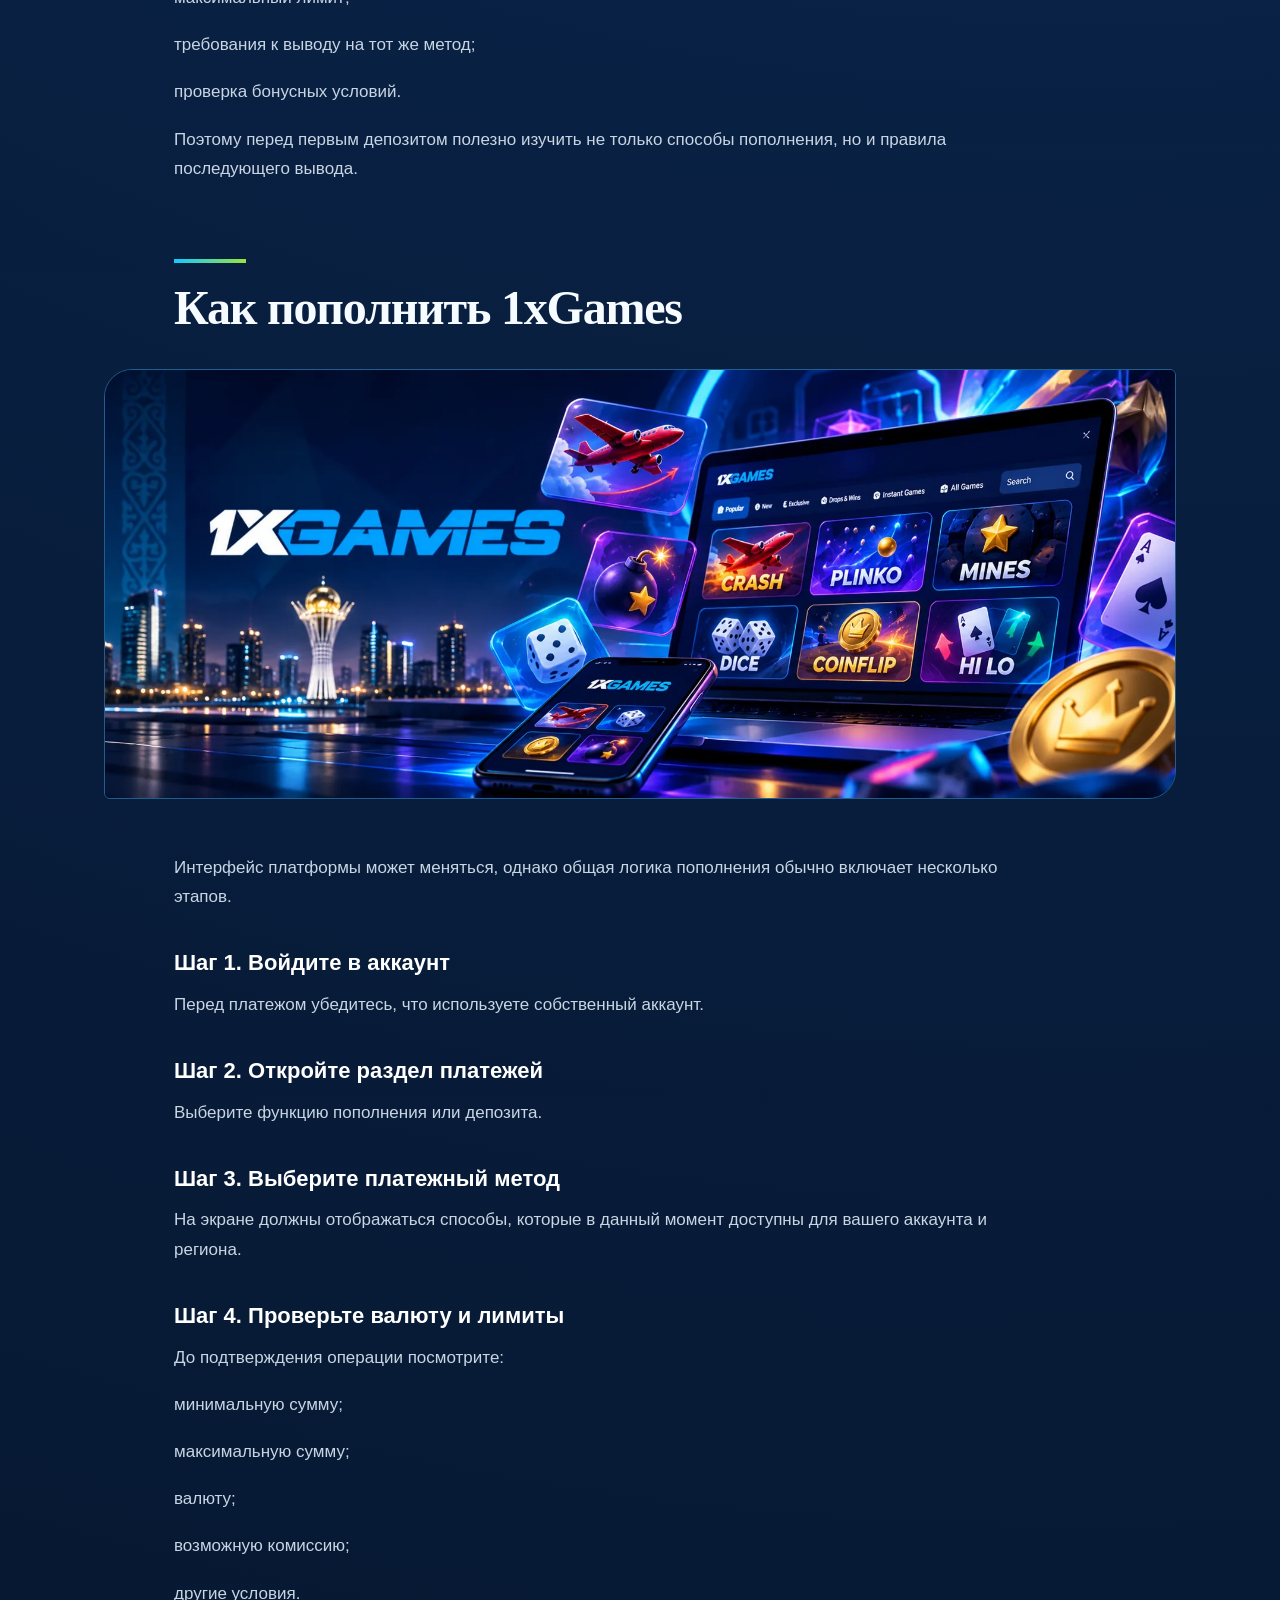
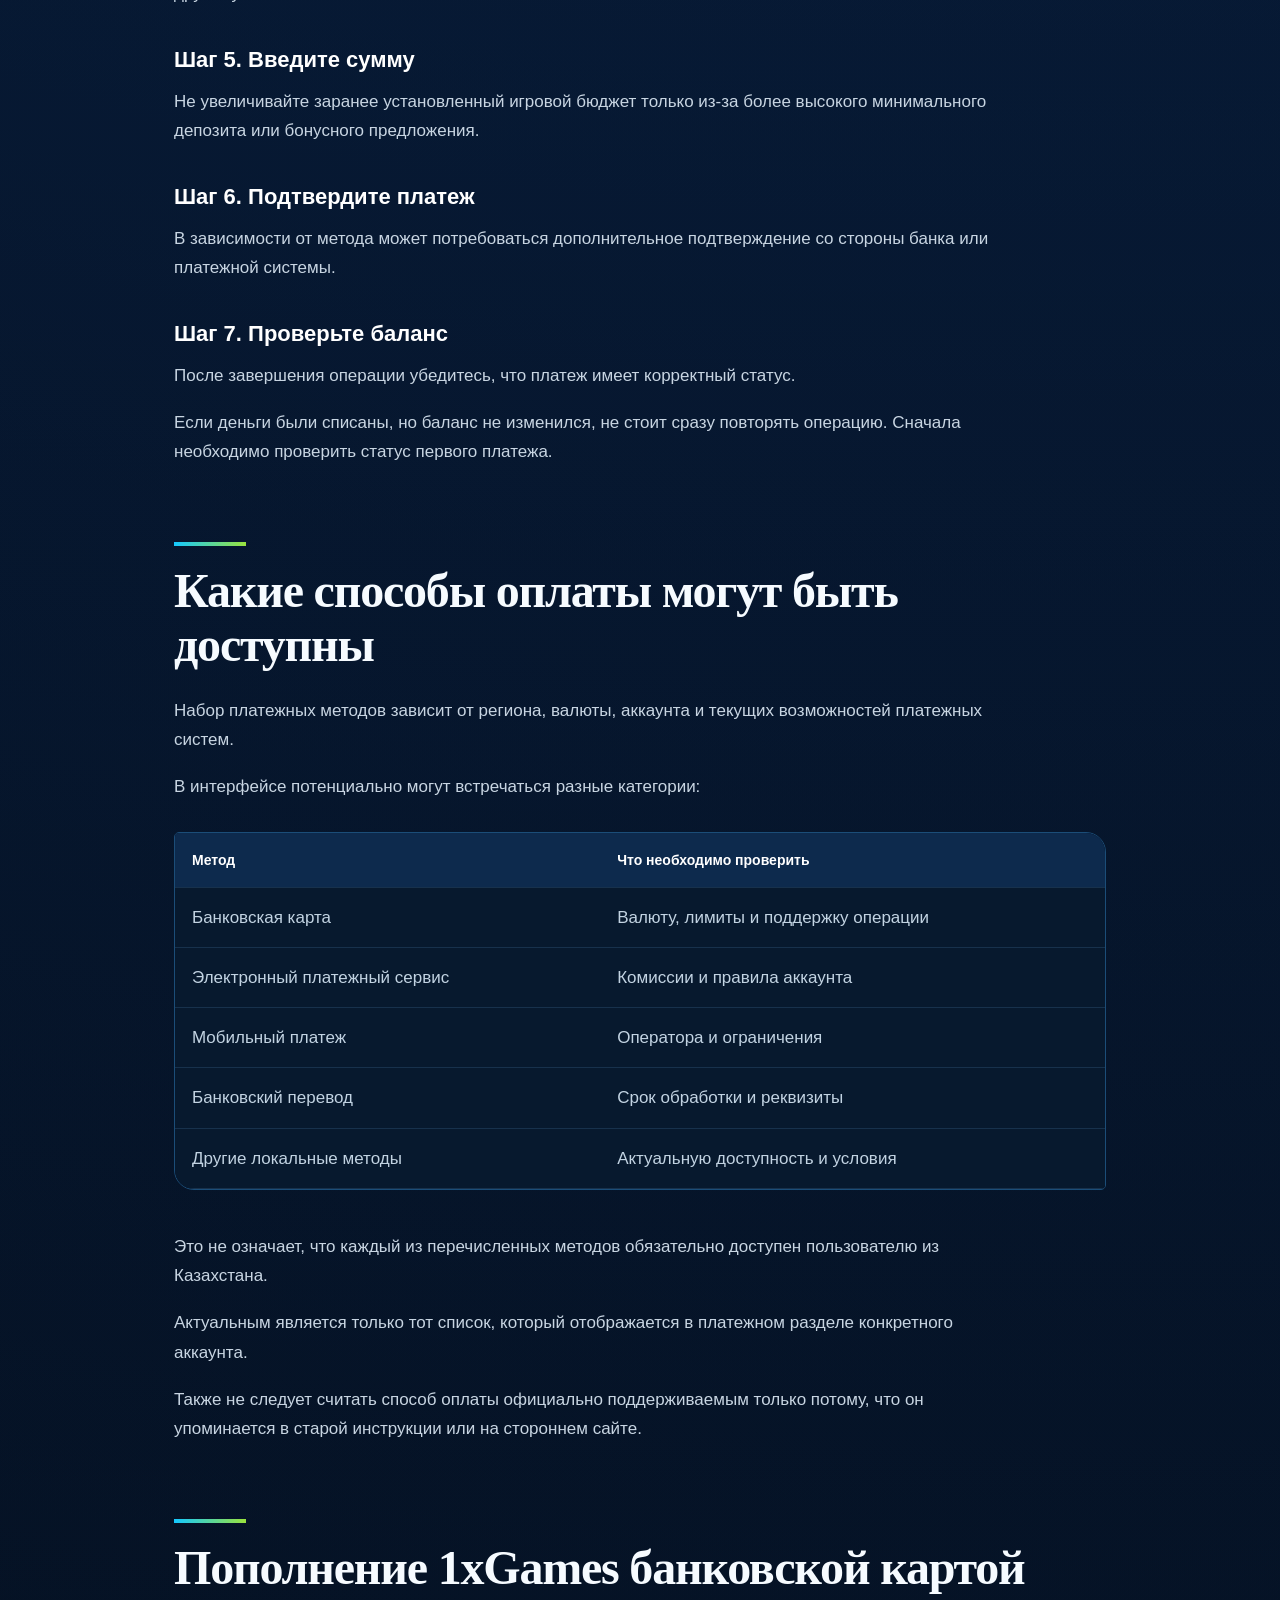
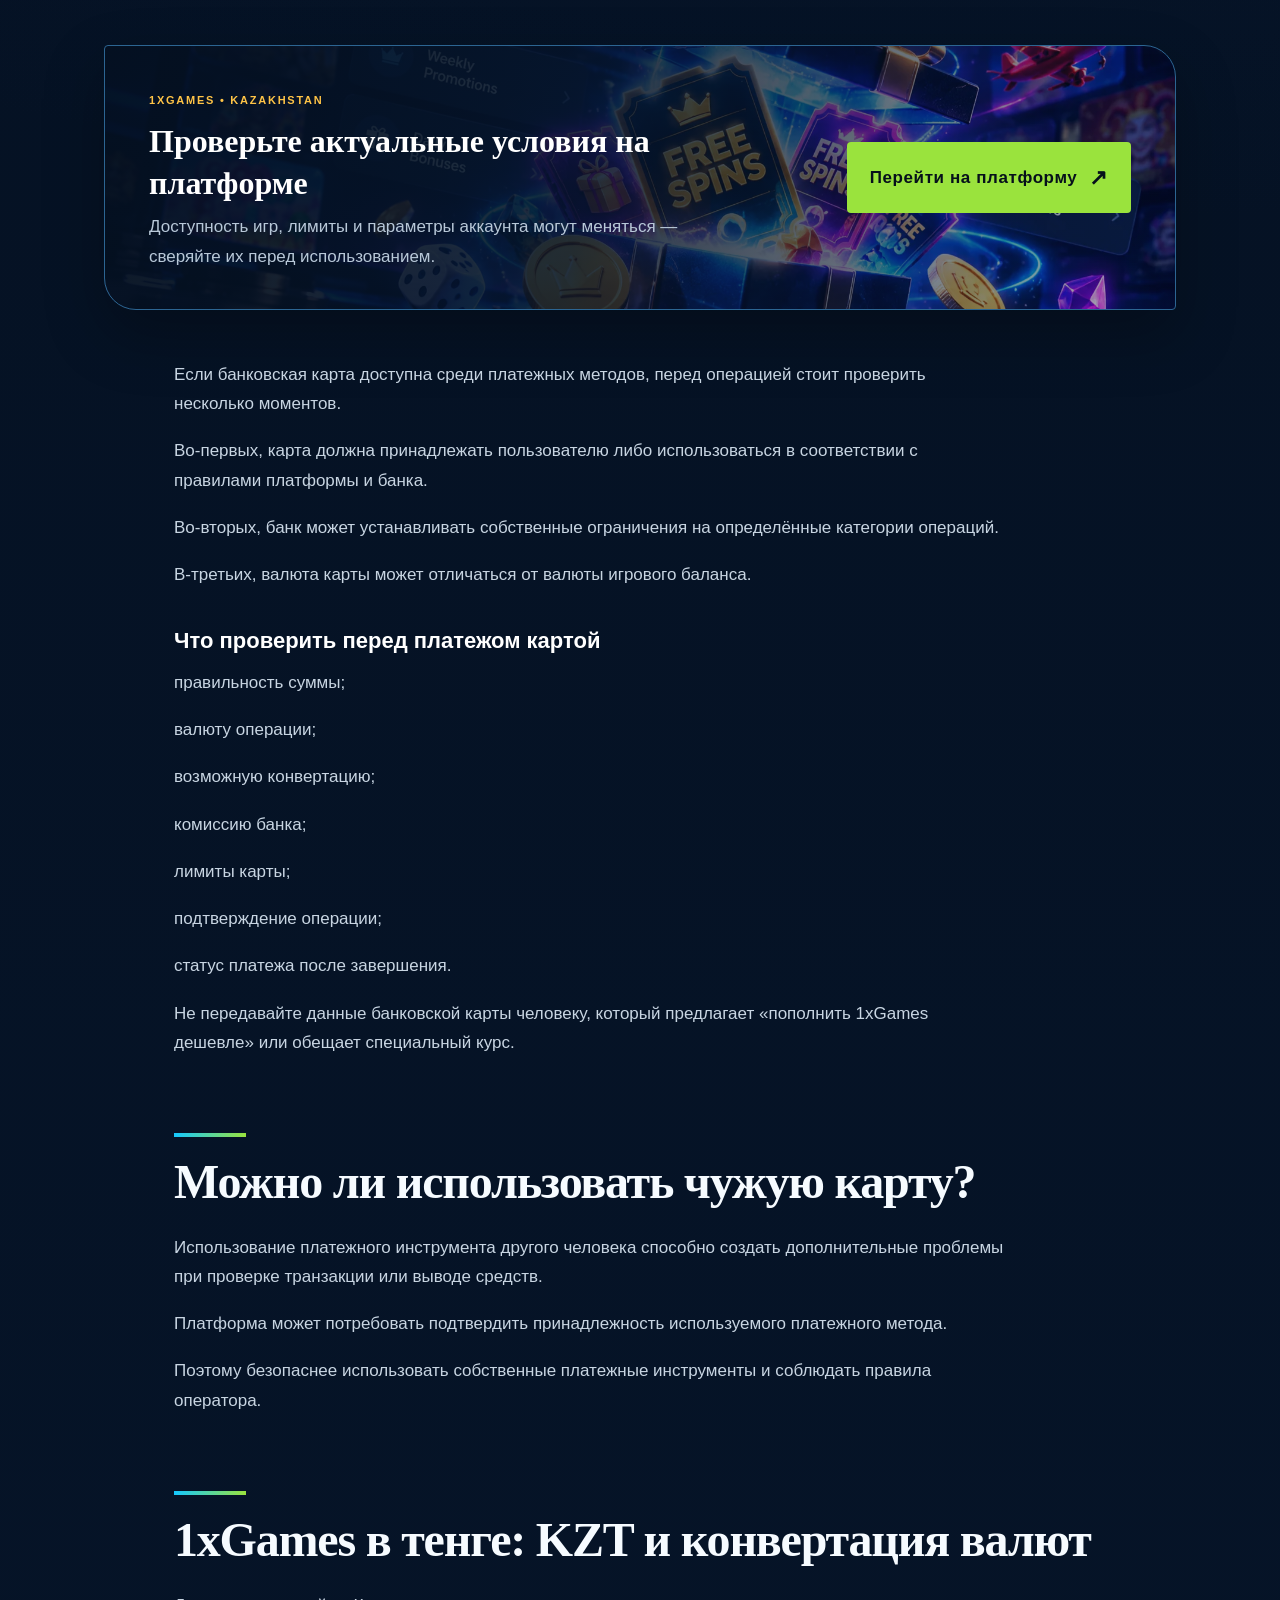
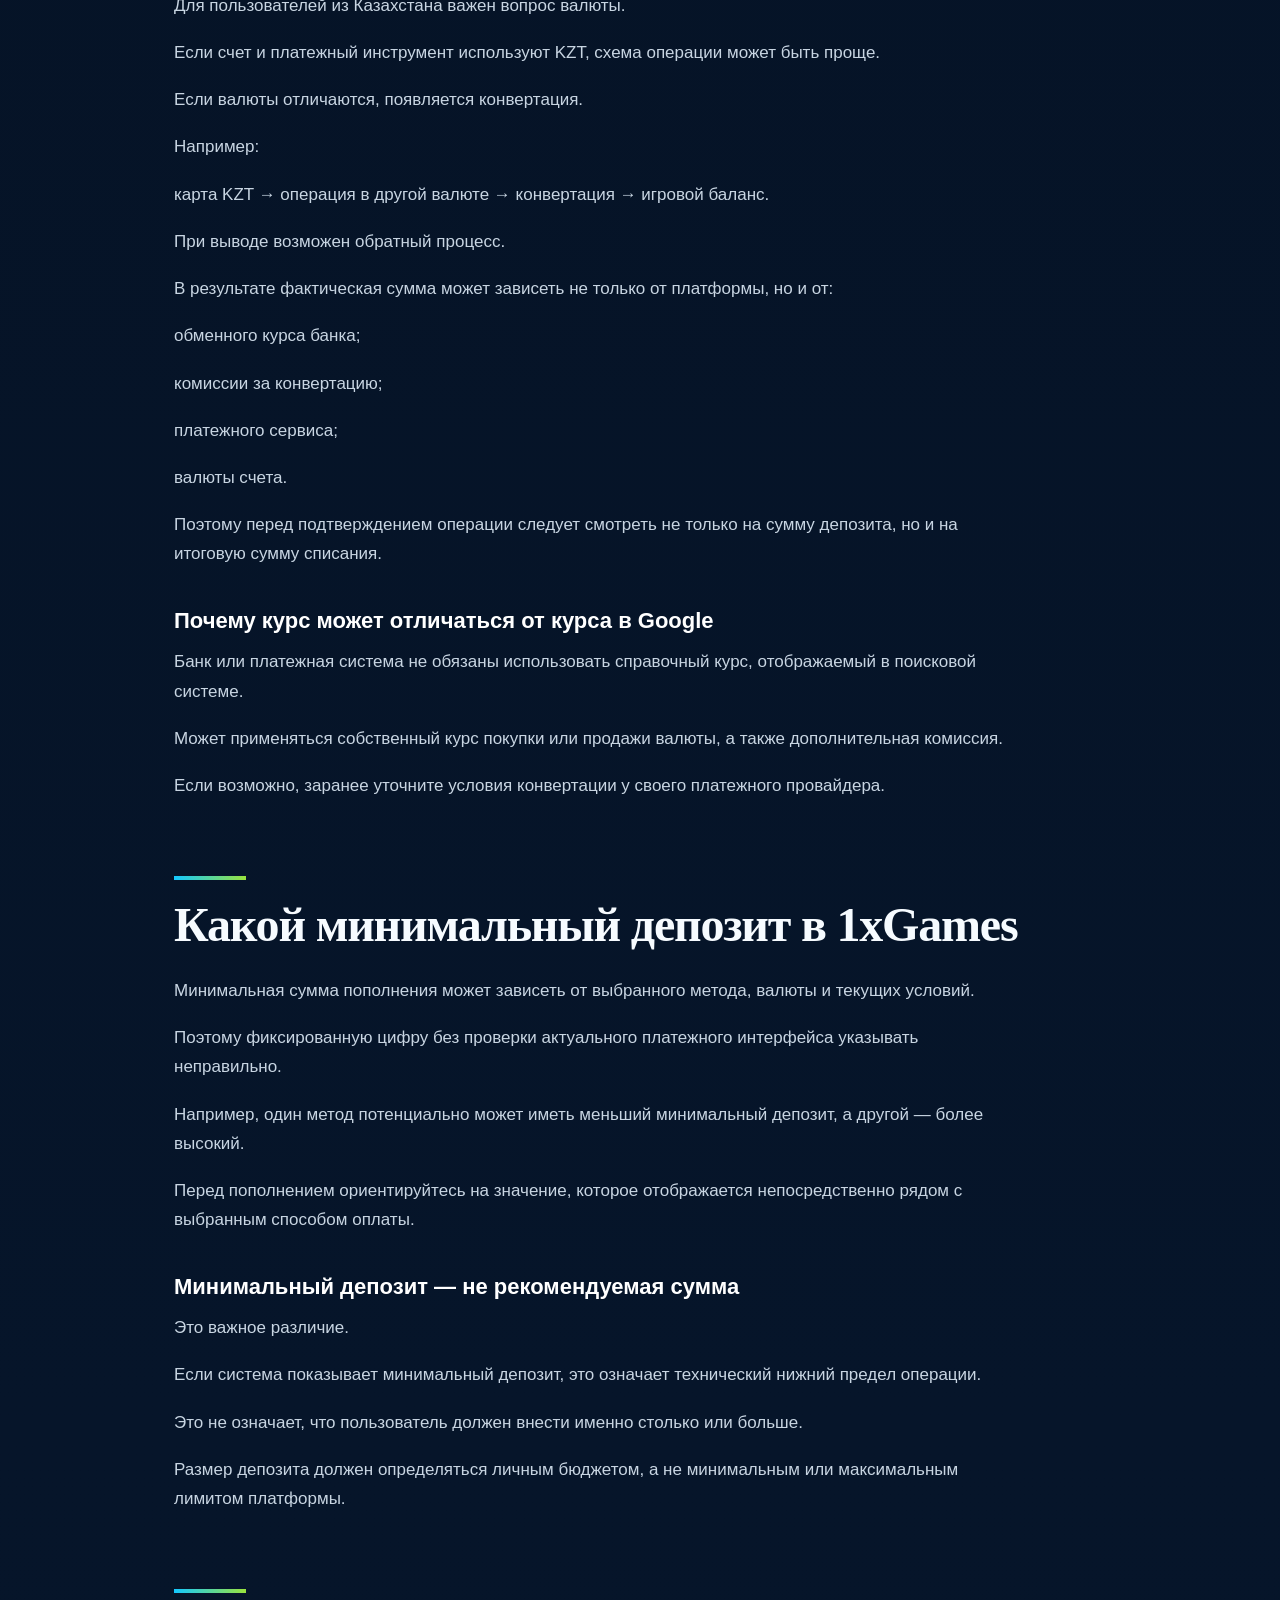
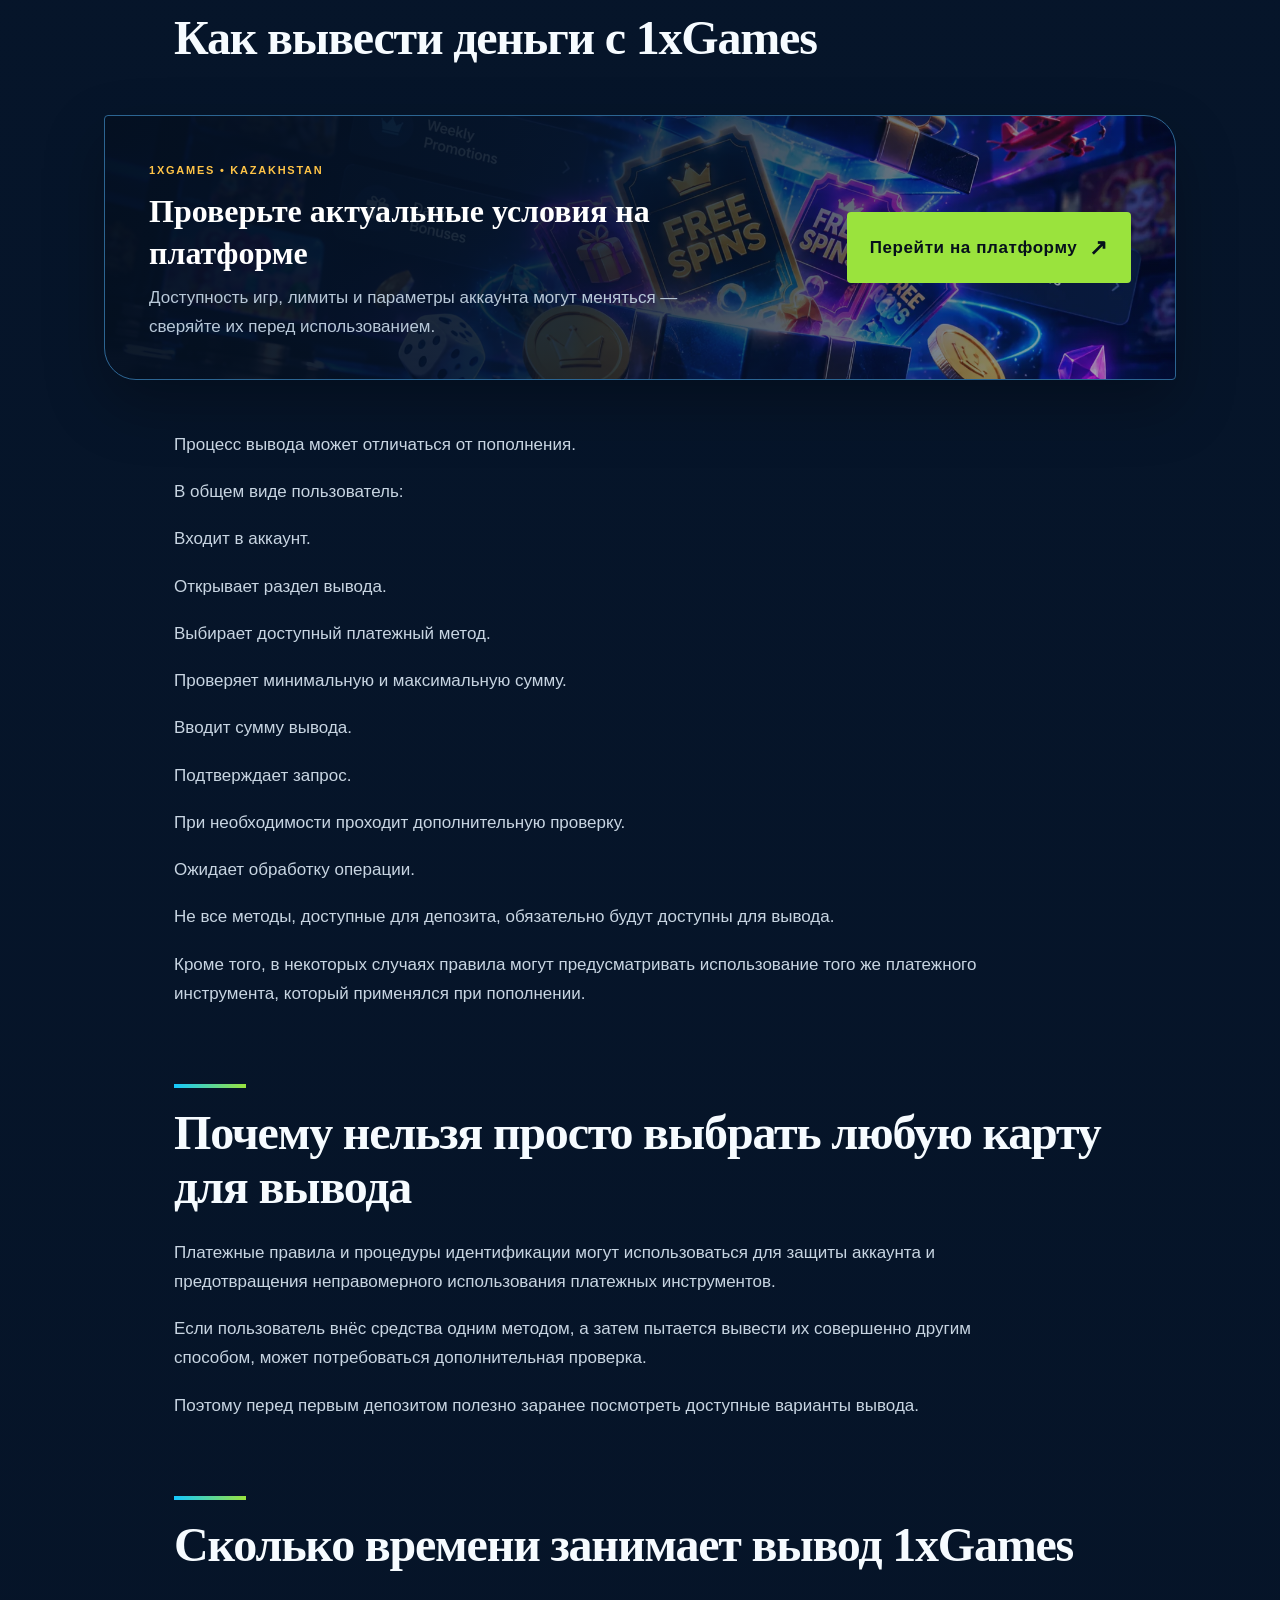
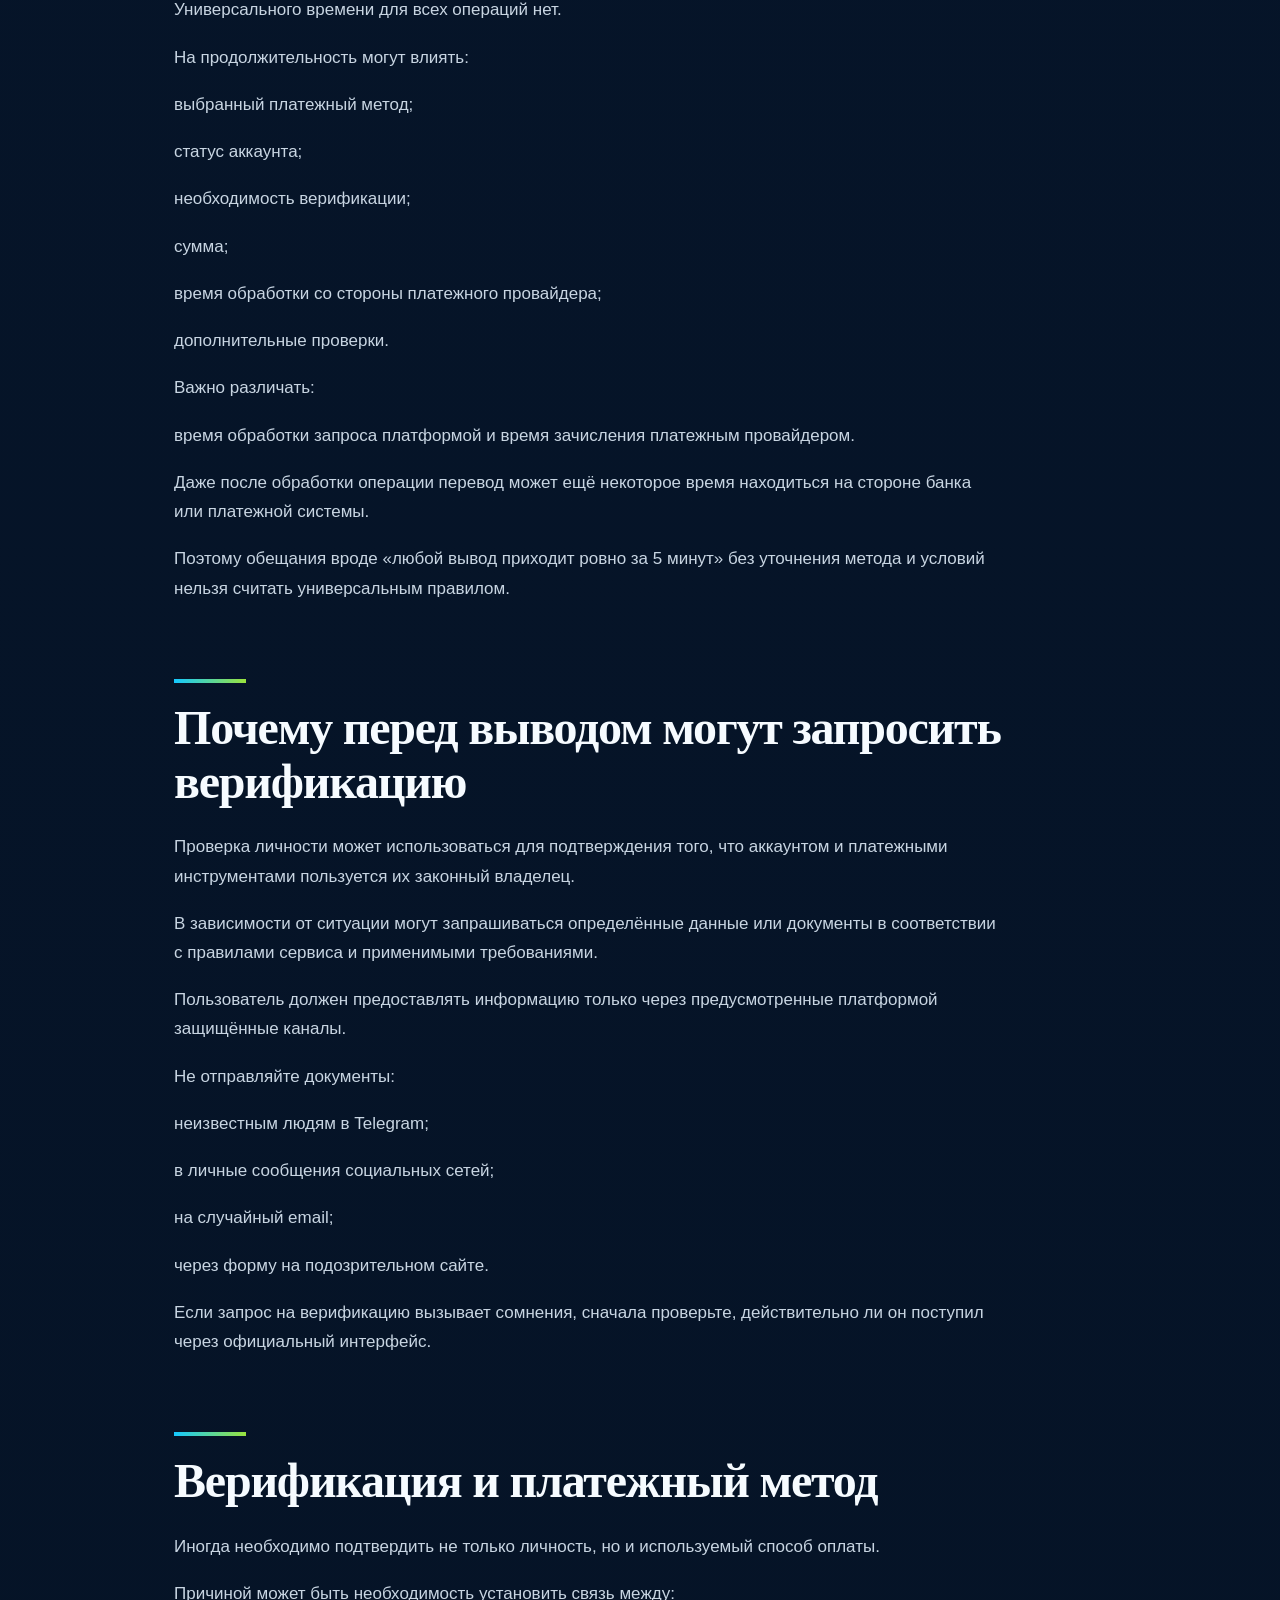
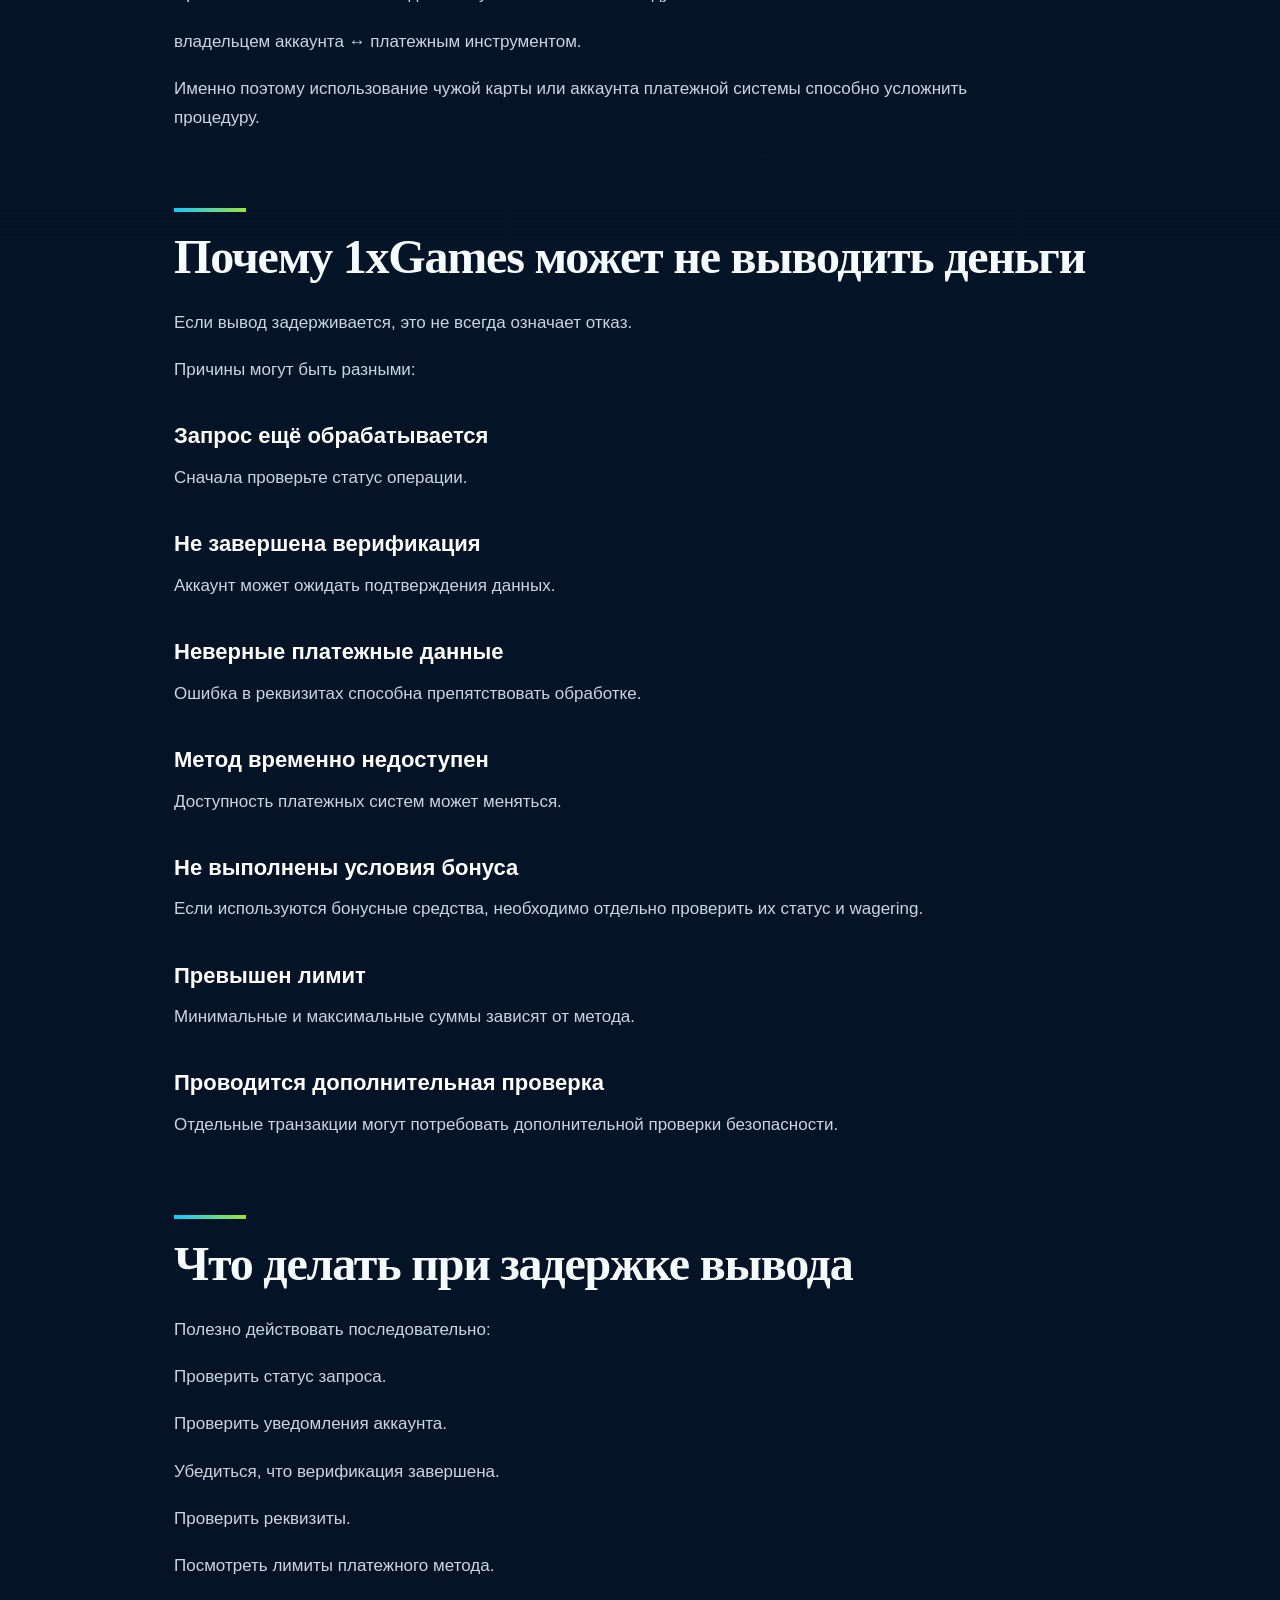
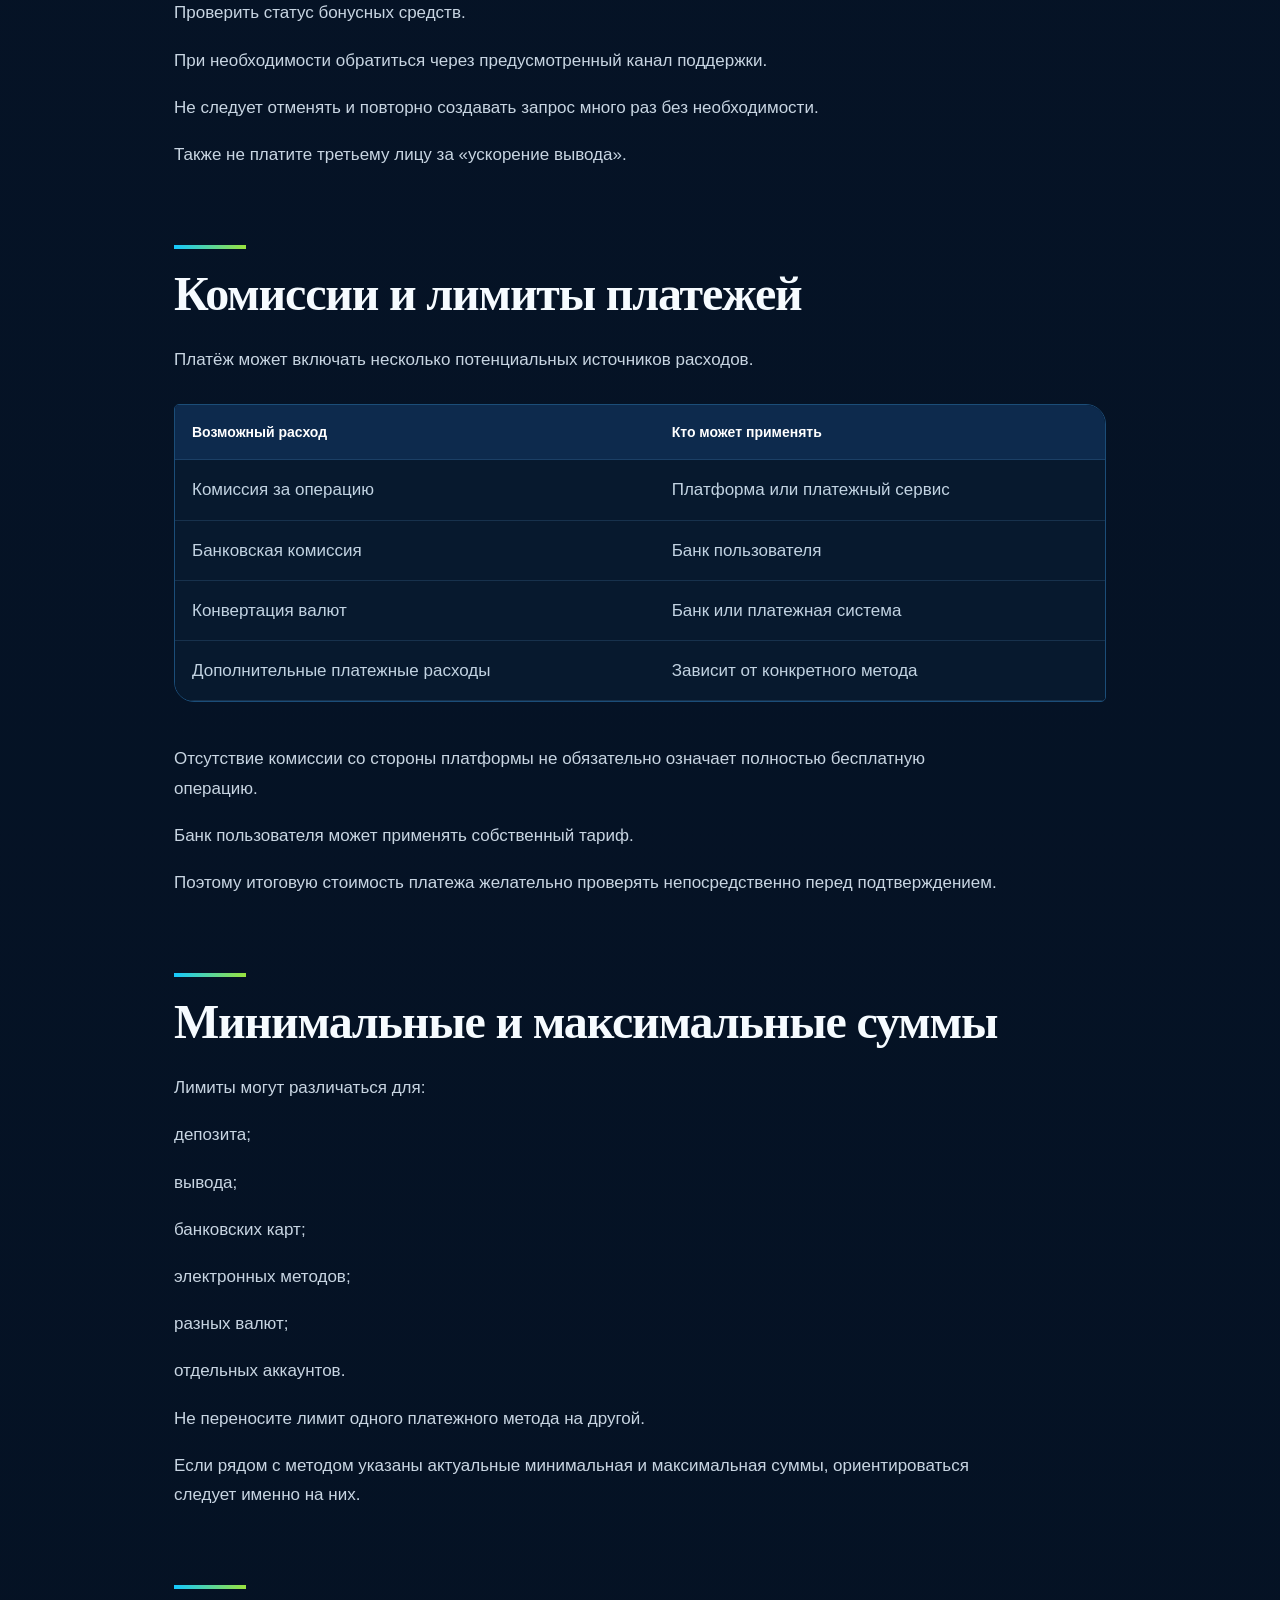
<file: payments/index.html>
<!doctype html><html lang="ru-KZ"><head><meta charset="utf-8"><meta name="viewport" content="width=device-width,initial-scale=1"><title>1xGames пополнение и вывод денег — способы оплаты в Казахстане</title><meta name="description" content="Как работают пополнение и вывод средств в 1xGames: банковские карты, доступные платежные методы, KZT, лимиты, сроки и безопасность платежей в Казахстане."><link rel="canonical" href="https://buytimeinc.com/payments/"><meta name="robots" content="index,follow"><meta name="google-site-verification" content="jDBBeCV9BaRuZMuzhp5bjR_psVSN-O8ITCXYPD31RJw" /><meta property="og:title" content="1xGames пополнение и вывод денег — способы оплаты в Казахстане"><meta property="og:description" content="Как работают пополнение и вывод средств в 1xGames: банковские карты, доступные платежные методы, KZT, лимиты, сроки и безопасность платежей в Казахстане."><meta property="og:url" content="https://buytimeinc.com/payments/"><meta property="og:type" content="website"><meta property="og:image" content="https://buytimeinc.com/assets/img/hero.webp"><meta name="twitter:card" content="summary_large_image"><link rel="icon" href="/assets/img/favicon.webp"><link rel="stylesheet" href="/assets/css/site.css"></head><body>
<header class="site-head"><a class="brand" href="/"><img src="/assets/img/logo.webp" alt="1xGames"></a><nav class="main-nav"><a href="/">Обзор</a><a href="/games/">Игры</a><a href="/download/">Приложение</a><a href="/bonuses/">Бонусы</a><a href="/payments/">Платежи</a><a href="/kz/">Қазақша</a></nav><a class="head-button" href="/go/">ОТКРЫТЬ</a></header>
<main><section class="hero"><div class="hero-copy"><span class="eyebrow">1XGAMES • КАЗАХСТАН</span><h1>Пополнение и вывод средств 1xGames в Казахстане: платежные методы, лимиты и безопасность</h1><p>Практический гид по играм, мобильному доступу, бонусам, платежам и безопасности.</p><div class="hero-actions"><a class="primary-button" href="/go/">Перейти на платформу <span>↗</span></a><span class="hero-note">18+ · Проверяйте условия</span></div></div><div class="hero-media"><img src="/assets/img/hero.webp" alt="1xGames Kazakhstan"></div></section>
<article class="article"><p>Платежи — одна из тем, которую важно изучить до начала использования платформы. Доступный способ пополнения не обязательно подходит для вывода, минимальные суммы могут различаться, а некоторые операции требуют дополнительной проверки аккаунта.</p><p>Пользователям из Казахстана также важно учитывать валюту счета. Если баланс ведётся в тенге, это может уменьшить необходимость конвертации при использовании платежного метода в KZT. Если используются разные валюты, банк или платежный сервис может применять собственный обменный курс и комиссии.</p><p>В этом руководстве разберём, как обычно устроены пополнение 1xGames, вывод средств, платежные методы, лимиты и проверка транзакций.</p><p>Конкретные методы, комиссии, минимальные суммы и сроки могут изменяться. Актуальные параметры необходимо проверять непосредственно в платежном разделе перед каждой операцией.</p><nav class="toc"><div class="toc-label">НА ЭТОЙ СТРАНИЦЕ</div><div class="toc-grid"><a href="#как-работают-платежи-в-1xgames"><span>01</span>Как работают платежи в 1xGames</a><a href="#как-пополнить-1xgames"><span>02</span>Как пополнить 1xGames</a><a href="#какие-способы-оплаты-могут-быть-доступны"><span>03</span>Какие способы оплаты могут быть доступны</a><a href="#пополнение-1xgames-банковской-картой"><span>04</span>Пополнение 1xGames банковской картой</a><a href="#можно-ли-использовать-чужую-карту"><span>05</span>Можно ли использовать чужую карту?</a><a href="#1xgames-в-тенге-kzt-и-конвертация-валют"><span>06</span>1xGames в тенге: KZT и конвертация валют</a><a href="#какой-минимальный-депозит-в-1xgames"><span>07</span>Какой минимальный депозит в 1xGames</a><a href="#как-вывести-деньги-с-1xgames"><span>08</span>Как вывести деньги с 1xGames</a><a href="#почему-нельзя-просто-выбрать-любую-карту-для-вывода"><span>09</span>Почему нельзя просто выбрать любую карту для вывода</a><a href="#сколько-времени-занимает-вывод-1xgames"><span>10</span>Сколько времени занимает вывод 1xGames</a><a href="#почему-перед-выводом-могут-запросить-верификацию"><span>11</span>Почему перед выводом могут запросить верификацию</a><a href="#верификация-и-платежный-метод"><span>12</span>Верификация и платежный метод</a><a href="#почему-1xgames-может-не-выводить-деньги"><span>13</span>Почему 1xGames может не выводить деньги</a><a href="#что-делать-при-задержке-вывода"><span>14</span>Что делать при задержке вывода</a><a href="#комиссии-и-лимиты-платежей"><span>15</span>Комиссии и лимиты платежей</a><a href="#минимальные-и-максимальные-суммы"><span>16</span>Минимальные и максимальные суммы</a><a href="#как-безопасно-пополнять-и-выводить-средства"><span>17</span>Как безопасно пополнять и выводить средства</a><a href="#платежи-и-регулирование-азартных-игр-в-казахстане"><span>18</span>Платежи и регулирование азартных игр в Казахстане</a><a href="#ответственная-игра-начинается-до-депозита"><span>19</span>Ответственная игра начинается до депозита</a><a href="#faq-пополнение-и-вывод-средств-1xgames"><span>20</span>FAQ — пополнение и вывод средств 1xGames</a></div></nav><aside class="cta-band"><div><span class="cta-kicker">1XGAMES • KAZAKHSTAN</span><h3>Проверьте актуальные условия на платформе</h3><p>Доступность игр, лимиты и параметры аккаунта могут меняться — сверяйте их перед использованием.</p></div><a class="cta-button" href="/go/">Перейти на платформу<span>↗</span></a></aside><h2 id="как-работают-платежи-в-1xgames">Как работают платежи в 1xGames</h2><p>Пополнение и вывод — две разные операции.</p><p>При пополнении пользователь переводит средства со своего платежного инструмента на игровой баланс.</p><p>При выводе происходит обратный процесс: средства отправляются с доступного баланса на поддерживаемый платежный инструмент в соответствии с правилами платформы.</p><p>Упрощённо процесс выглядит так:</p><p>платежный метод → пополнение → баланс → использование средств → запрос на вывод → проверка → платежный метод.</p><p>Но между этими этапами могут существовать дополнительные требования.</p><p>Например:</p><p>проверка личности;</p><p>подтверждение платежного инструмента;</p><p>минимальная сумма операции;</p><p>максимальный лимит;</p><p>требования к выводу на тот же метод;</p><p>проверка бонусных условий.</p><p>Поэтому перед первым депозитом полезно изучить не только способы пополнения, но и правила последующего вывода.</p><h2 id="как-пополнить-1xgames">Как пополнить 1xGames</h2><figure class="feature-visual"><img src="/assets/img/hero.webp" alt="1xGames Kazakhstan" loading="lazy"></figure><p>Интерфейс платформы может меняться, однако общая логика пополнения обычно включает несколько этапов.</p><h3>Шаг 1. Войдите в аккаунт</h3><p>Перед платежом убедитесь, что используете собственный аккаунт.</p><h3>Шаг 2. Откройте раздел платежей</h3><p>Выберите функцию пополнения или депозита.</p><h3>Шаг 3. Выберите платежный метод</h3><p>На экране должны отображаться способы, которые в данный момент доступны для вашего аккаунта и региона.</p><h3>Шаг 4. Проверьте валюту и лимиты</h3><p>До подтверждения операции посмотрите:</p><p>минимальную сумму;</p><p>максимальную сумму;</p><p>валюту;</p><p>возможную комиссию;</p><p>другие условия.</p><h3>Шаг 5. Введите сумму</h3><p>Не увеличивайте заранее установленный игровой бюджет только из-за более высокого минимального депозита или бонусного предложения.</p><h3>Шаг 6. Подтвердите платеж</h3><p>В зависимости от метода может потребоваться дополнительное подтверждение со стороны банка или платежной системы.</p><h3>Шаг 7. Проверьте баланс</h3><p>После завершения операции убедитесь, что платеж имеет корректный статус.</p><p>Если деньги были списаны, но баланс не изменился, не стоит сразу повторять операцию. Сначала необходимо проверить статус первого платежа.</p><h2 id="какие-способы-оплаты-могут-быть-доступны">Какие способы оплаты могут быть доступны</h2><p>Набор платежных методов зависит от региона, валюты, аккаунта и текущих возможностей платежных систем.</p><p>В интерфейсе потенциально могут встречаться разные категории:</p><div class="table-wrap"><table><tr><th>Метод</th><th>Что необходимо проверить</th></tr><tr><td>Банковская карта</td><td>Валюту, лимиты и поддержку операции</td></tr><tr><td>Электронный платежный сервис</td><td>Комиссии и правила аккаунта</td></tr><tr><td>Мобильный платеж</td><td>Оператора и ограничения</td></tr><tr><td>Банковский перевод</td><td>Срок обработки и реквизиты</td></tr><tr><td>Другие локальные методы</td><td>Актуальную доступность и условия</td></tr></table></div><p>Это не означает, что каждый из перечисленных методов обязательно доступен пользователю из Казахстана.</p><p>Актуальным является только тот список, который отображается в платежном разделе конкретного аккаунта.</p><p>Также не следует считать способ оплаты официально поддерживаемым только потому, что он упоминается в старой инструкции или на стороннем сайте.</p><h2 id="пополнение-1xgames-банковской-картой">Пополнение 1xGames банковской картой</h2><aside class="cta-band"><div><span class="cta-kicker">1XGAMES • KAZAKHSTAN</span><h3>Проверьте актуальные условия на платформе</h3><p>Доступность игр, лимиты и параметры аккаунта могут меняться — сверяйте их перед использованием.</p></div><a class="cta-button" href="/go/">Перейти на платформу<span>↗</span></a></aside><p>Если банковская карта доступна среди платежных методов, перед операцией стоит проверить несколько моментов.</p><p>Во-первых, карта должна принадлежать пользователю либо использоваться в соответствии с правилами платформы и банка.</p><p>Во-вторых, банк может устанавливать собственные ограничения на определённые категории операций.</p><p>В-третьих, валюта карты может отличаться от валюты игрового баланса.</p><h3>Что проверить перед платежом картой</h3><p>правильность суммы;</p><p>валюту операции;</p><p>возможную конвертацию;</p><p>комиссию банка;</p><p>лимиты карты;</p><p>подтверждение операции;</p><p>статус платежа после завершения.</p><p>Не передавайте данные банковской карты человеку, который предлагает «пополнить 1xGames дешевле» или обещает специальный курс.</p><h2 id="можно-ли-использовать-чужую-карту">Можно ли использовать чужую карту?</h2><p>Использование платежного инструмента другого человека способно создать дополнительные проблемы при проверке транзакции или выводе средств.</p><p>Платформа может потребовать подтвердить принадлежность используемого платежного метода.</p><p>Поэтому безопаснее использовать собственные платежные инструменты и соблюдать правила оператора.</p><h2 id="1xgames-в-тенге-kzt-и-конвертация-валют">1xGames в тенге: KZT и конвертация валют</h2><p>Для пользователей из Казахстана важен вопрос валюты.</p><p>Если счет и платежный инструмент используют KZT, схема операции может быть проще.</p><p>Если валюты отличаются, появляется конвертация.</p><p>Например:</p><p>карта KZT → операция в другой валюте → конвертация → игровой баланс.</p><p>При выводе возможен обратный процесс.</p><p>В результате фактическая сумма может зависеть не только от платформы, но и от:</p><p>обменного курса банка;</p><p>комиссии за конвертацию;</p><p>платежного сервиса;</p><p>валюты счета.</p><p>Поэтому перед подтверждением операции следует смотреть не только на сумму депозита, но и на итоговую сумму списания.</p><h3>Почему курс может отличаться от курса в Google</h3><p>Банк или платежная система не обязаны использовать справочный курс, отображаемый в поисковой системе.</p><p>Может применяться собственный курс покупки или продажи валюты, а также дополнительная комиссия.</p><p>Если возможно, заранее уточните условия конвертации у своего платежного провайдера.</p><h2 id="какой-минимальный-депозит-в-1xgames">Какой минимальный депозит в 1xGames</h2><p>Минимальная сумма пополнения может зависеть от выбранного метода, валюты и текущих условий.</p><p>Поэтому фиксированную цифру без проверки актуального платежного интерфейса указывать неправильно.</p><p>Например, один метод потенциально может иметь меньший минимальный депозит, а другой — более высокий.</p><p>Перед пополнением ориентируйтесь на значение, которое отображается непосредственно рядом с выбранным способом оплаты.</p><h3>Минимальный депозит — не рекомендуемая сумма</h3><p>Это важное различие.</p><p>Если система показывает минимальный депозит, это означает технический нижний предел операции.</p><p>Это не означает, что пользователь должен внести именно столько или больше.</p><p>Размер депозита должен определяться личным бюджетом, а не минимальным или максимальным лимитом платформы.</p><h2 id="как-вывести-деньги-с-1xgames">Как вывести деньги с 1xGames</h2><aside class="cta-band"><div><span class="cta-kicker">1XGAMES • KAZAKHSTAN</span><h3>Проверьте актуальные условия на платформе</h3><p>Доступность игр, лимиты и параметры аккаунта могут меняться — сверяйте их перед использованием.</p></div><a class="cta-button" href="/go/">Перейти на платформу<span>↗</span></a></aside><p>Процесс вывода может отличаться от пополнения.</p><p>В общем виде пользователь:</p><p>Входит в аккаунт.</p><p>Открывает раздел вывода.</p><p>Выбирает доступный платежный метод.</p><p>Проверяет минимальную и максимальную сумму.</p><p>Вводит сумму вывода.</p><p>Подтверждает запрос.</p><p>При необходимости проходит дополнительную проверку.</p><p>Ожидает обработку операции.</p><p>Не все методы, доступные для депозита, обязательно будут доступны для вывода.</p><p>Кроме того, в некоторых случаях правила могут предусматривать использование того же платежного инструмента, который применялся при пополнении.</p><h2 id="почему-нельзя-просто-выбрать-любую-карту-для-вывода">Почему нельзя просто выбрать любую карту для вывода</h2><p>Платежные правила и процедуры идентификации могут использоваться для защиты аккаунта и предотвращения неправомерного использования платежных инструментов.</p><p>Если пользователь внёс средства одним методом, а затем пытается вывести их совершенно другим способом, может потребоваться дополнительная проверка.</p><p>Поэтому перед первым депозитом полезно заранее посмотреть доступные варианты вывода.</p><h2 id="сколько-времени-занимает-вывод-1xgames">Сколько времени занимает вывод 1xGames</h2><p>Универсального времени для всех операций нет.</p><p>На продолжительность могут влиять:</p><p>выбранный платежный метод;</p><p>статус аккаунта;</p><p>необходимость верификации;</p><p>сумма;</p><p>время обработки со стороны платежного провайдера;</p><p>дополнительные проверки.</p><p>Важно различать:</p><p>время обработки запроса платформой и время зачисления платежным провайдером.</p><p>Даже после обработки операции перевод может ещё некоторое время находиться на стороне банка или платежной системы.</p><p>Поэтому обещания вроде «любой вывод приходит ровно за 5 минут» без уточнения метода и условий нельзя считать универсальным правилом.</p><h2 id="почему-перед-выводом-могут-запросить-верификацию">Почему перед выводом могут запросить верификацию</h2><p>Проверка личности может использоваться для подтверждения того, что аккаунтом и платежными инструментами пользуется их законный владелец.</p><p>В зависимости от ситуации могут запрашиваться определённые данные или документы в соответствии с правилами сервиса и применимыми требованиями.</p><p>Пользователь должен предоставлять информацию только через предусмотренные платформой защищённые каналы.</p><p>Не отправляйте документы:</p><p>неизвестным людям в Telegram;</p><p>в личные сообщения социальных сетей;</p><p>на случайный email;</p><p>через форму на подозрительном сайте.</p><p>Если запрос на верификацию вызывает сомнения, сначала проверьте, действительно ли он поступил через официальный интерфейс.</p><h2 id="верификация-и-платежный-метод">Верификация и платежный метод</h2><p>Иногда необходимо подтвердить не только личность, но и используемый способ оплаты.</p><p>Причиной может быть необходимость установить связь между:</p><p>владельцем аккаунта ↔ платежным инструментом.</p><p>Именно поэтому использование чужой карты или аккаунта платежной системы способно усложнить процедуру.</p><h2 id="почему-1xgames-может-не-выводить-деньги">Почему 1xGames может не выводить деньги</h2><p>Если вывод задерживается, это не всегда означает отказ.</p><p>Причины могут быть разными:</p><h3>Запрос ещё обрабатывается</h3><p>Сначала проверьте статус операции.</p><h3>Не завершена верификация</h3><p>Аккаунт может ожидать подтверждения данных.</p><h3>Неверные платежные данные</h3><p>Ошибка в реквизитах способна препятствовать обработке.</p><h3>Метод временно недоступен</h3><p>Доступность платежных систем может меняться.</p><h3>Не выполнены условия бонуса</h3><p>Если используются бонусные средства, необходимо отдельно проверить их статус и wagering.</p><h3>Превышен лимит</h3><p>Минимальные и максимальные суммы зависят от метода.</p><h3>Проводится дополнительная проверка</h3><p>Отдельные транзакции могут потребовать дополнительной проверки безопасности.</p><h2 id="что-делать-при-задержке-вывода">Что делать при задержке вывода</h2><p>Полезно действовать последовательно:</p><p>Проверить статус запроса.</p><p>Проверить уведомления аккаунта.</p><p>Убедиться, что верификация завершена.</p><p>Проверить реквизиты.</p><p>Посмотреть лимиты платежного метода.</p><p>Проверить статус бонусных средств.</p><p>При необходимости обратиться через предусмотренный канал поддержки.</p><p>Не следует отменять и повторно создавать запрос много раз без необходимости.</p><p>Также не платите третьему лицу за «ускорение вывода».</p><h2 id="комиссии-и-лимиты-платежей">Комиссии и лимиты платежей</h2><p>Платёж может включать несколько потенциальных источников расходов.</p><div class="table-wrap"><table><tr><th>Возможный расход</th><th>Кто может применять</th></tr><tr><td>Комиссия за операцию</td><td>Платформа или платежный сервис</td></tr><tr><td>Банковская комиссия</td><td>Банк пользователя</td></tr><tr><td>Конвертация валют</td><td>Банк или платежная система</td></tr><tr><td>Дополнительные платежные расходы</td><td>Зависит от конкретного метода</td></tr></table></div><p>Отсутствие комиссии со стороны платформы не обязательно означает полностью бесплатную операцию.</p><p>Банк пользователя может применять собственный тариф.</p><p>Поэтому итоговую стоимость платежа желательно проверять непосредственно перед подтверждением.</p><h2 id="минимальные-и-максимальные-суммы">Минимальные и максимальные суммы</h2><p>Лимиты могут различаться для:</p><p>депозита;</p><p>вывода;</p><p>банковских карт;</p><p>электронных методов;</p><p>разных валют;</p><p>отдельных аккаунтов.</p><p>Не переносите лимит одного платежного метода на другой.</p><p>Если рядом с методом указаны актуальные минимальная и максимальная суммы, ориентироваться следует именно на них.</p><h2 id="как-безопасно-пополнять-и-выводить-средства">Как безопасно пополнять и выводить средства</h2><p>Финансовые операции требуют повышенного внимания.</p><h3>Проверяйте адрес страницы</h3><p>Фишинговые сайты могут копировать платежный интерфейс.</p><h3>Не сообщайте коды подтверждения</h3><p>SMS, push или другой одноразовый банковский код предназначен для подтверждения вашей операции.</p><h3>Используйте собственные платежные инструменты</h3><p>Это снижает вероятность дополнительных проблем с подтверждением владельца.</p><h3>Не пользуйтесь услугами «посредников»</h3><p>Незнакомый человек не должен получать деньги, пароль или данные карты для пополнения аккаунта.</p><h3>Проверяйте сумму перед подтверждением</h3><p>Особенно если используется другая валюта.</p><h3>Сохраняйте информацию об операции</h3><p>При возникновении проблемы полезно иметь дату, сумму и идентификатор платежа, если он предоставляется.</p><h3>Не устанавливайте программы для «быстрого вывода»</h3><p>Программное обеспечение, обещающее снять ограничения или ускорить выплату, может использоваться для кражи данных.</p><h2 id="платежи-и-регулирование-азартных-игр-в-казахстане">Платежи и регулирование азартных игр в Казахстане</h2><p>Финансовая доступность определённого метода не означает, что использование конкретного азартного продукта разрешено законодательством.</p><p>Азартная деятельность в Казахстане регулируется законодательством Республики Казахстан.</p><p>Пользователю необходимо самостоятельно учитывать:</p><p>действующие правовые требования;</p><p>возрастные ограничения;</p><p>статус конкретного оператора;</p><p>правила платежного провайдера;</p><p>ограничения банка;</p><p>условия платформы.</p><p>Если определённая операция заблокирована банком или платежной системой, не следует использовать технические способы для обхода установленных ограничений.</p><h2 id="ответственная-игра-начинается-до-депозита">Ответственная игра начинается до депозита</h2><p>Контроль расходов начинается не во время игры, а ещё до первого пополнения.</p><p>Полезно заранее разделить деньги на две категории:</p><p>обязательные средства — аренда, продукты, счета, кредиты, транспорт, накопления;</p><p>свободный развлекательный бюджет — деньги, потеря которых не повлияет на обязательные расходы.</p><p>Только вторая категория может рассматриваться как потенциальный игровой бюджет.</p><p>При этом потеря всей выделенной суммы должна означать завершение игры, а не необходимость нового депозита.</p><p>Не следует:</p><p>увеличивать депозит после проигрыша;</p><p>использовать кредитный лимит;</p><p>брать деньги в долг;</p><p>отменять запланированный вывод ради продолжения игры;</p><p>использовать деньги на обязательные расходы;</p><p>воспринимать выигрыш как стабильный источник дохода.</p><p>Полезное правило:</p><p>лимит определяется до депозита и не пересматривается во время игровой сессии.</p><p>Если пользователь начинает регулярно превышать финансовые ограничения или пополнять баланс ради возврата предыдущих потерь, игровую активность следует прекратить и рассмотреть доступные инструменты самоограничения.</p><h2 id="faq-пополнение-и-вывод-средств-1xgames">FAQ — пополнение и вывод средств 1xGames</h2><h3>Как пополнить 1xGames?</h3><p>Необходимо войти в аккаунт, открыть раздел пополнения, выбрать доступный платежный метод, проверить валюту, лимиты и возможные комиссии, после чего подтвердить операцию.</p><h3>Какие способы оплаты доступны в 1xGames в Казахстане?</h3><p>Набор методов может меняться в зависимости от региона, валюты и аккаунта. Актуальным следует считать список, отображаемый непосредственно в платежном интерфейсе пользователя.</p><h3>Можно ли пополнить 1xGames банковской картой?</h3><p>Если банковские карты отображаются среди доступных методов, можно использовать поддерживаемую карту в соответствии с правилами платформы и банка.</p><h3>Можно ли пополнить 1xGames в тенге?</h3><p>Это зависит от валютных и платежных настроек, доступных пользователю. Перед подтверждением необходимо проверить валюту операции и возможную конвертацию.</p><h3>Какой минимальный депозит в 1xGames?</h3><p>Минимальная сумма может отличаться в зависимости от платежного метода и валюты. Актуальный лимит необходимо проверять непосредственно в форме пополнения.</p><h3>Как вывести деньги с 1xGames?</h3><p>Откройте раздел вывода, выберите доступный метод, укажите сумму и следуйте инструкциям. В некоторых случаях может потребоваться верификация.</p><h3>Можно ли вывести деньги на банковскую карту?</h3><p>Это возможно только в том случае, если карта доступна как метод вывода для конкретного пользователя и операции. Актуальный список методов отображается в платежном разделе.</p><h3>Сколько времени занимает вывод?</h3><p>Срок зависит от метода, статуса аккаунта, необходимости проверки и обработки платежным провайдером. Универсального срока для всех операций нет.</p><h3>Почему 1xGames не выводит деньги?</h3><p>Причиной может быть обработка заявки, незавершённая верификация, неверные реквизиты, лимиты, статус бонуса, временная недоступность метода или дополнительная проверка.</p><h3>Почему при выводе запрашивают документы?</h3><p>Верификация может использоваться для подтверждения личности владельца аккаунта и платежного инструмента. Документы следует передавать только через предусмотренные платформой защищённые каналы.</p><h3>Есть ли комиссия за пополнение или вывод?</h3><p>Это зависит от платежного метода, платформы, банка и валюты. Даже если сервис не взимает комиссию, собственные тарифы может применять банк или платежный провайдер.</p><h3>Можно ли использовать чужую карту для пополнения?</h3><p>Это может привести к дополнительным проверкам и проблемам с подтверждением платежного метода. Безопаснее использовать собственные платежные инструменты в соответствии с правилами сервиса.</p></article></main>
<footer><div class="foot-top"><img src="/assets/img/logo.webp" alt="1xGames"><p>Информационный обзор. Азартные игры связаны с финансовым риском.</p></div><div class="foot-links"><a href="/responsible-gaming/">Responsible Gaming</a><a href="/privacy-policy/">Privacy Policy</a><a href="/terms/">Terms</a></div><small>18+ · buytimeinc.com · 2026</small></footer>
<script src="/assets/js/site.js"></script></body></html>
</file>
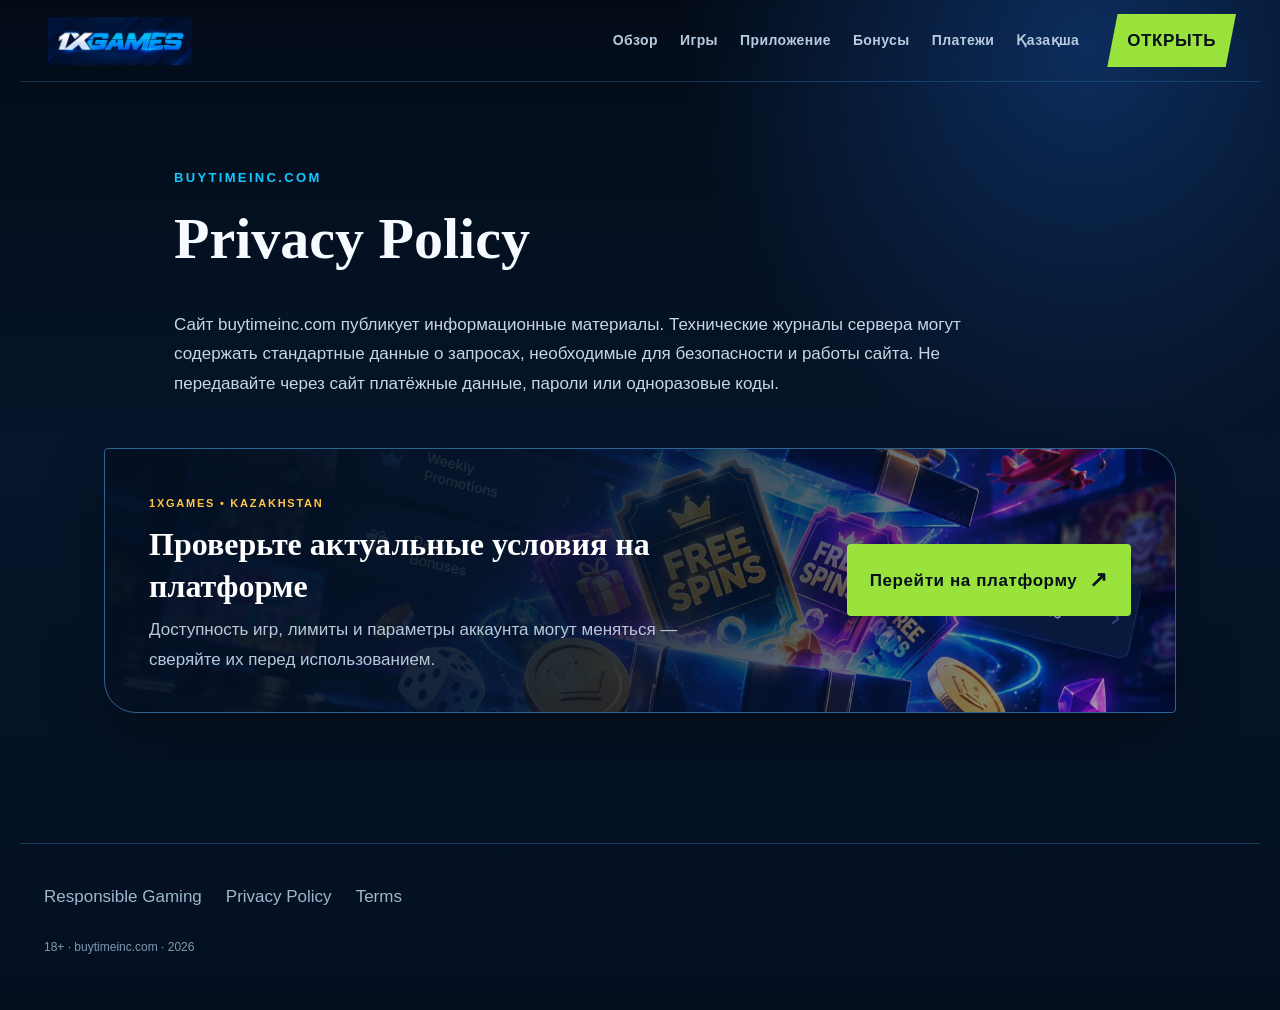
<file: privacy-policy/index.html>
<!doctype html><html lang="ru-KZ"><head><meta charset="utf-8"><meta name="viewport" content="width=device-width,initial-scale=1"><title>Privacy Policy — buytimeinc.com</title><meta name="description" content="Сайт buytimeinc.com публикует информационные материалы. Технические журналы сервера могут содержать стандартные данные о запросах, необходимые для безопасн"><link rel="canonical" href="https://buytimeinc.com/privacy-policy/"><meta name="robots" content="index,follow"><meta name="google-site-verification" content="jDBBeCV9BaRuZMuzhp5bjR_psVSN-O8ITCXYPD31RJw" /><link rel="icon" href="/assets/img/favicon.webp"><link rel="stylesheet" href="/assets/css/site.css"></head><body><header class="site-head"><a class="brand" href="/"><img src="/assets/img/logo.webp" alt="1xGames"></a><nav class="main-nav"><a href="/">Обзор</a><a href="/games/">Игры</a><a href="/download/">Приложение</a><a href="/bonuses/">Бонусы</a><a href="/payments/">Платежи</a><a href="/kz/">Қазақша</a></nav><a class="head-button" href="/go/">ОТКРЫТЬ</a></header><main><section class="legal-hero"><span class="eyebrow">BUYTIMEINC.COM</span><h1>Privacy Policy</h1></section><article class="article legal"><p>Сайт buytimeinc.com публикует информационные материалы. Технические журналы сервера могут содержать стандартные данные о запросах, необходимые для безопасности и работы сайта. Не передавайте через сайт платёжные данные, пароли или одноразовые коды.</p><aside class="cta-band"><div><span class="cta-kicker">1XGAMES • KAZAKHSTAN</span><h3>Проверьте актуальные условия на платформе</h3><p>Доступность игр, лимиты и параметры аккаунта могут меняться — сверяйте их перед использованием.</p></div><a class="cta-button" href="/go/">Перейти на платформу<span>↗</span></a></aside></article></main><footer><div class="foot-links"><a href="/responsible-gaming/">Responsible Gaming</a><a href="/privacy-policy/">Privacy Policy</a><a href="/terms/">Terms</a></div><small>18+ · buytimeinc.com · 2026</small></footer></body></html>
</file>
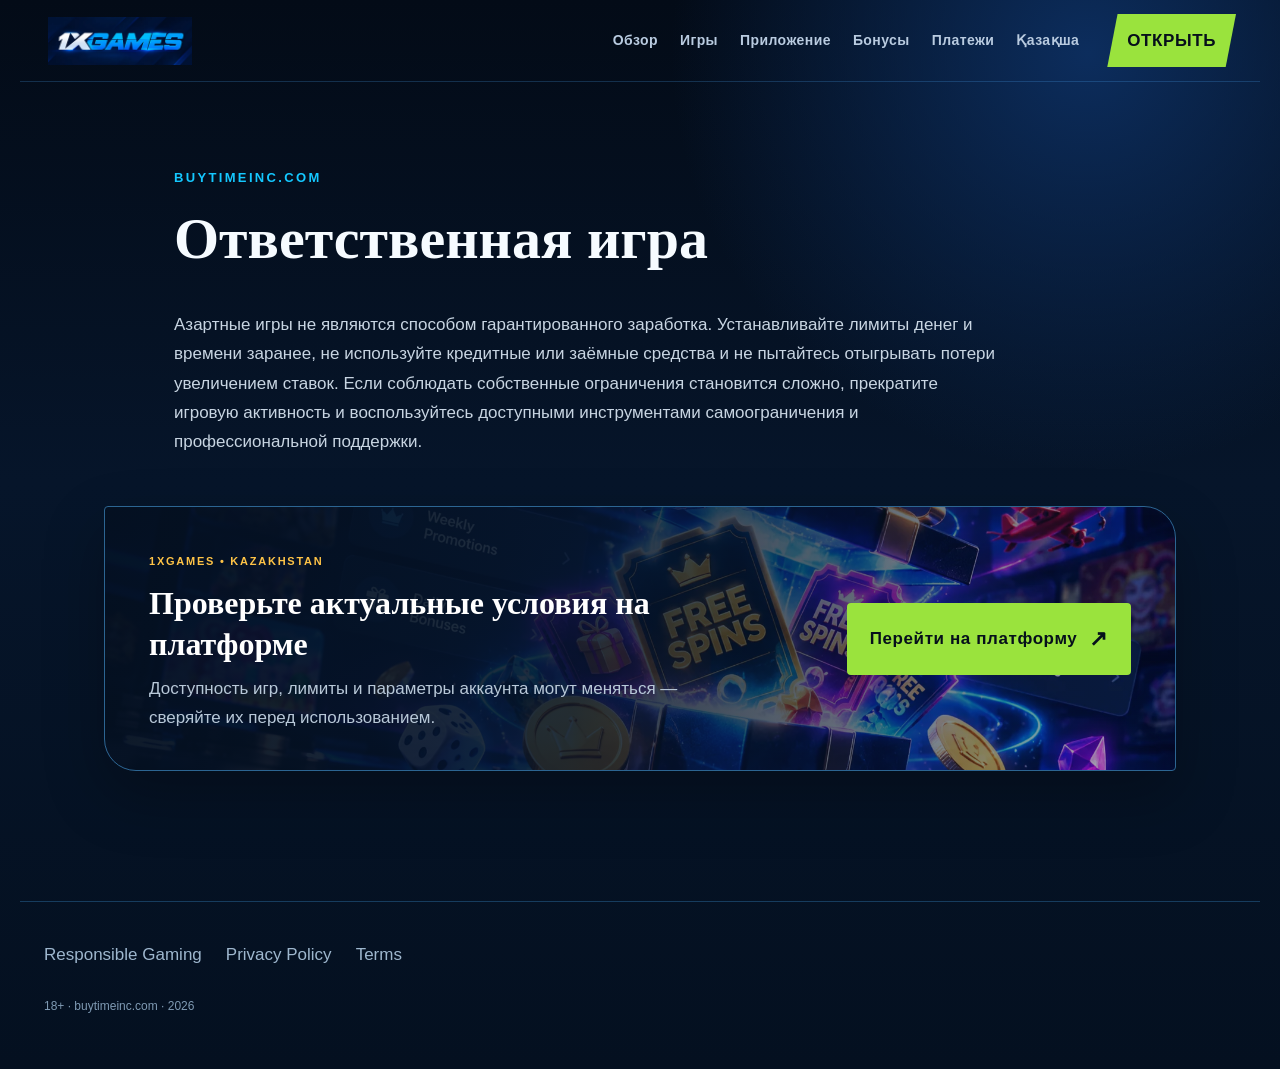
<file: responsible-gaming/index.html>
<!doctype html><html lang="ru-KZ"><head><meta charset="utf-8"><meta name="viewport" content="width=device-width,initial-scale=1"><title>Responsible Gaming — ответственная игра</title><meta name="description" content="Азартные игры не являются способом гарантированного заработка. Устанавливайте лимиты денег и времени заранее, не используйте кредитные или заёмные средства"><link rel="canonical" href="https://buytimeinc.com/responsible-gaming/"><meta name="robots" content="index,follow"><meta name="google-site-verification" content="jDBBeCV9BaRuZMuzhp5bjR_psVSN-O8ITCXYPD31RJw" /><link rel="icon" href="/assets/img/favicon.webp"><link rel="stylesheet" href="/assets/css/site.css"></head><body><header class="site-head"><a class="brand" href="/"><img src="/assets/img/logo.webp" alt="1xGames"></a><nav class="main-nav"><a href="/">Обзор</a><a href="/games/">Игры</a><a href="/download/">Приложение</a><a href="/bonuses/">Бонусы</a><a href="/payments/">Платежи</a><a href="/kz/">Қазақша</a></nav><a class="head-button" href="/go/">ОТКРЫТЬ</a></header><main><section class="legal-hero"><span class="eyebrow">BUYTIMEINC.COM</span><h1>Ответственная игра</h1></section><article class="article legal"><p>Азартные игры не являются способом гарантированного заработка. Устанавливайте лимиты денег и времени заранее, не используйте кредитные или заёмные средства и не пытайтесь отыгрывать потери увеличением ставок. Если соблюдать собственные ограничения становится сложно, прекратите игровую активность и воспользуйтесь доступными инструментами самоограничения и профессиональной поддержки.</p><aside class="cta-band"><div><span class="cta-kicker">1XGAMES • KAZAKHSTAN</span><h3>Проверьте актуальные условия на платформе</h3><p>Доступность игр, лимиты и параметры аккаунта могут меняться — сверяйте их перед использованием.</p></div><a class="cta-button" href="/go/">Перейти на платформу<span>↗</span></a></aside></article></main><footer><div class="foot-links"><a href="/responsible-gaming/">Responsible Gaming</a><a href="/privacy-policy/">Privacy Policy</a><a href="/terms/">Terms</a></div><small>18+ · buytimeinc.com · 2026</small></footer></body></html>
</file>
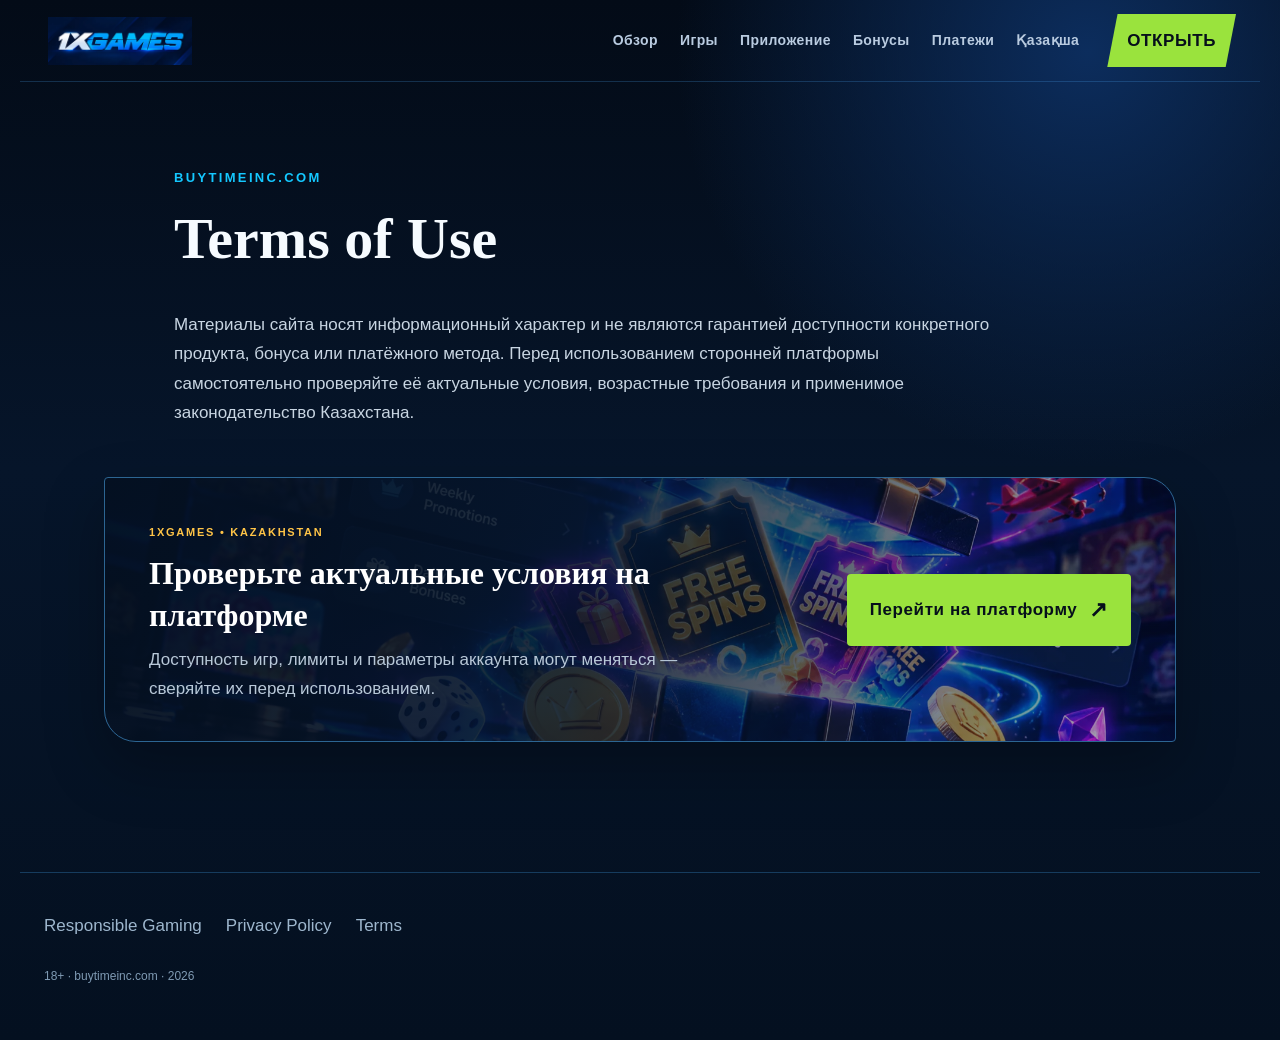
<file: terms/index.html>
<!doctype html><html lang="ru-KZ"><head><meta charset="utf-8"><meta name="viewport" content="width=device-width,initial-scale=1"><title>Terms of Use — buytimeinc.com</title><meta name="description" content="Материалы сайта носят информационный характер и не являются гарантией доступности конкретного продукта, бонуса или платёжного метода. Перед использованием "><link rel="canonical" href="https://buytimeinc.com/terms/"><meta name="robots" content="index,follow"><meta name="google-site-verification" content="jDBBeCV9BaRuZMuzhp5bjR_psVSN-O8ITCXYPD31RJw" /><link rel="icon" href="/assets/img/favicon.webp"><link rel="stylesheet" href="/assets/css/site.css"></head><body><header class="site-head"><a class="brand" href="/"><img src="/assets/img/logo.webp" alt="1xGames"></a><nav class="main-nav"><a href="/">Обзор</a><a href="/games/">Игры</a><a href="/download/">Приложение</a><a href="/bonuses/">Бонусы</a><a href="/payments/">Платежи</a><a href="/kz/">Қазақша</a></nav><a class="head-button" href="/go/">ОТКРЫТЬ</a></header><main><section class="legal-hero"><span class="eyebrow">BUYTIMEINC.COM</span><h1>Terms of Use</h1></section><article class="article legal"><p>Материалы сайта носят информационный характер и не являются гарантией доступности конкретного продукта, бонуса или платёжного метода. Перед использованием сторонней платформы самостоятельно проверяйте её актуальные условия, возрастные требования и применимое законодательство Казахстана.</p><aside class="cta-band"><div><span class="cta-kicker">1XGAMES • KAZAKHSTAN</span><h3>Проверьте актуальные условия на платформе</h3><p>Доступность игр, лимиты и параметры аккаунта могут меняться — сверяйте их перед использованием.</p></div><a class="cta-button" href="/go/">Перейти на платформу<span>↗</span></a></aside></article></main><footer><div class="foot-links"><a href="/responsible-gaming/">Responsible Gaming</a><a href="/privacy-policy/">Privacy Policy</a><a href="/terms/">Terms</a></div><small>18+ · buytimeinc.com · 2026</small></footer></body></html>
</file>
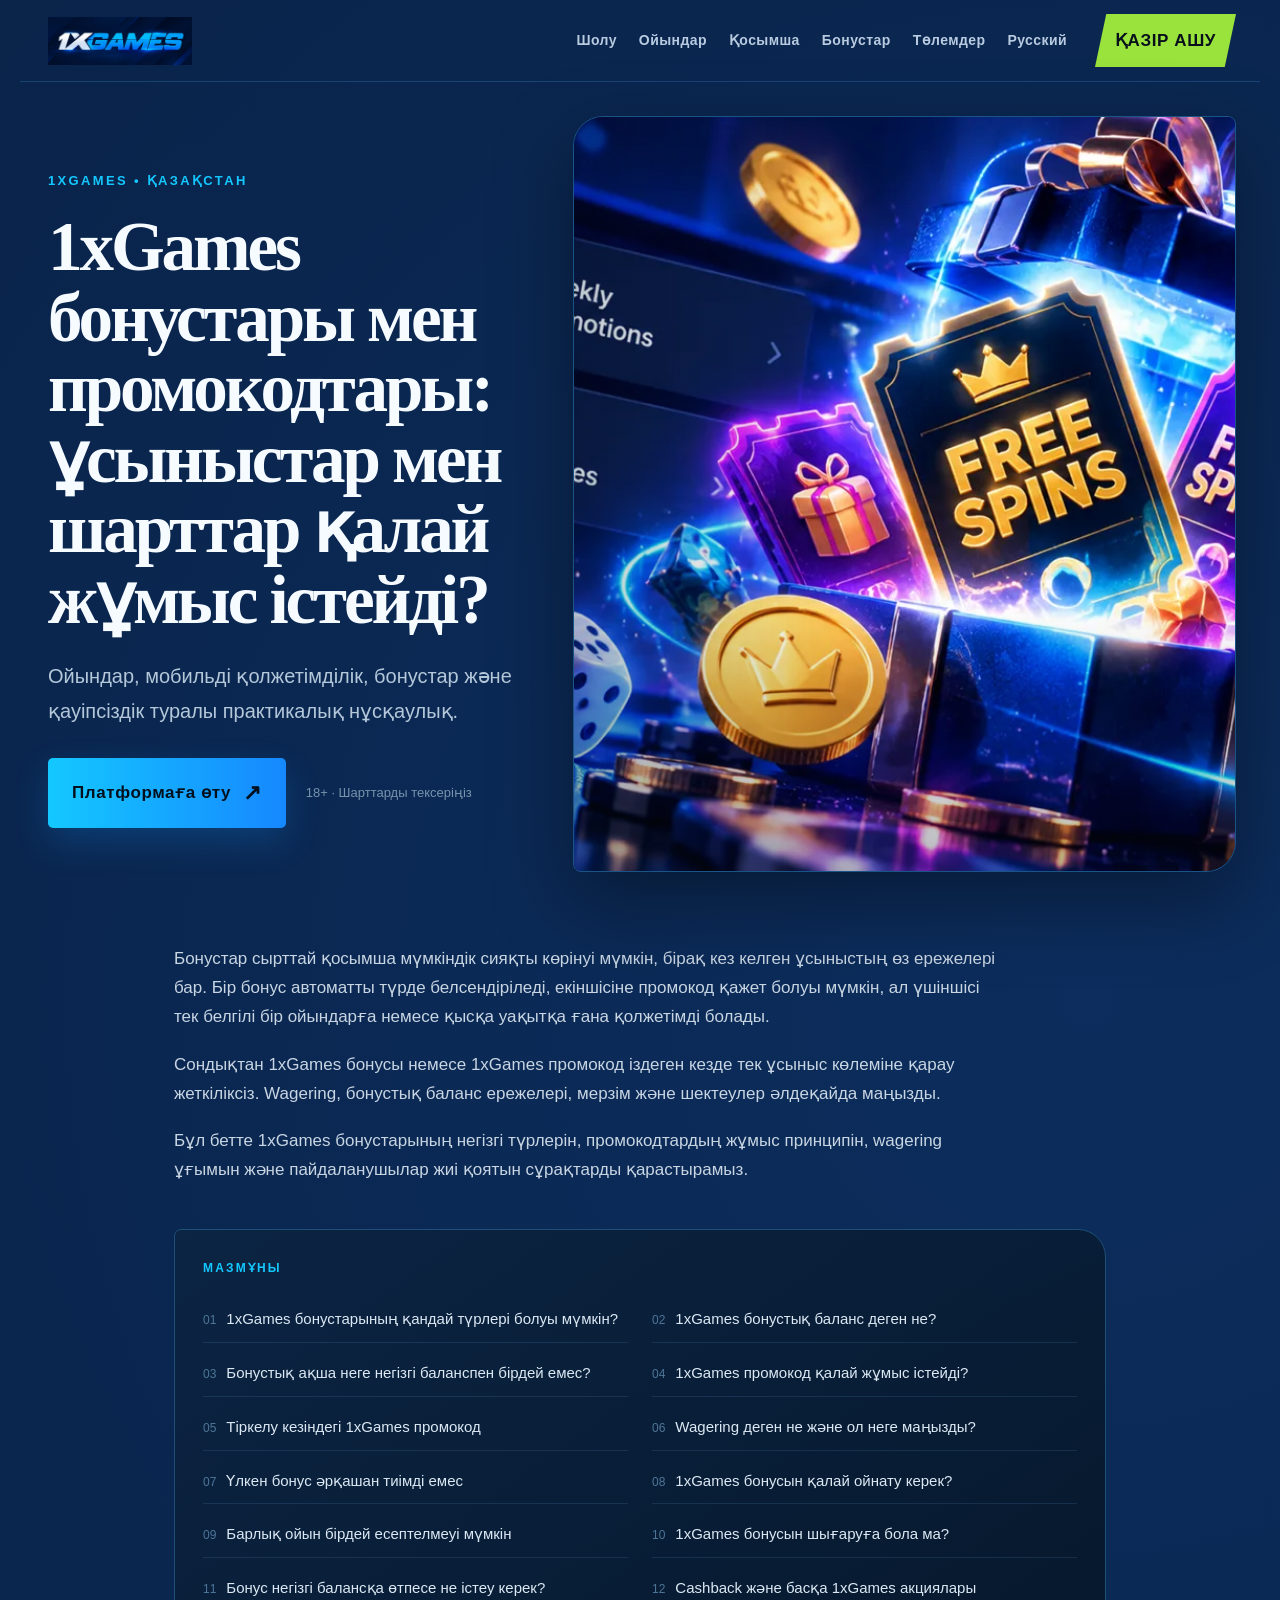
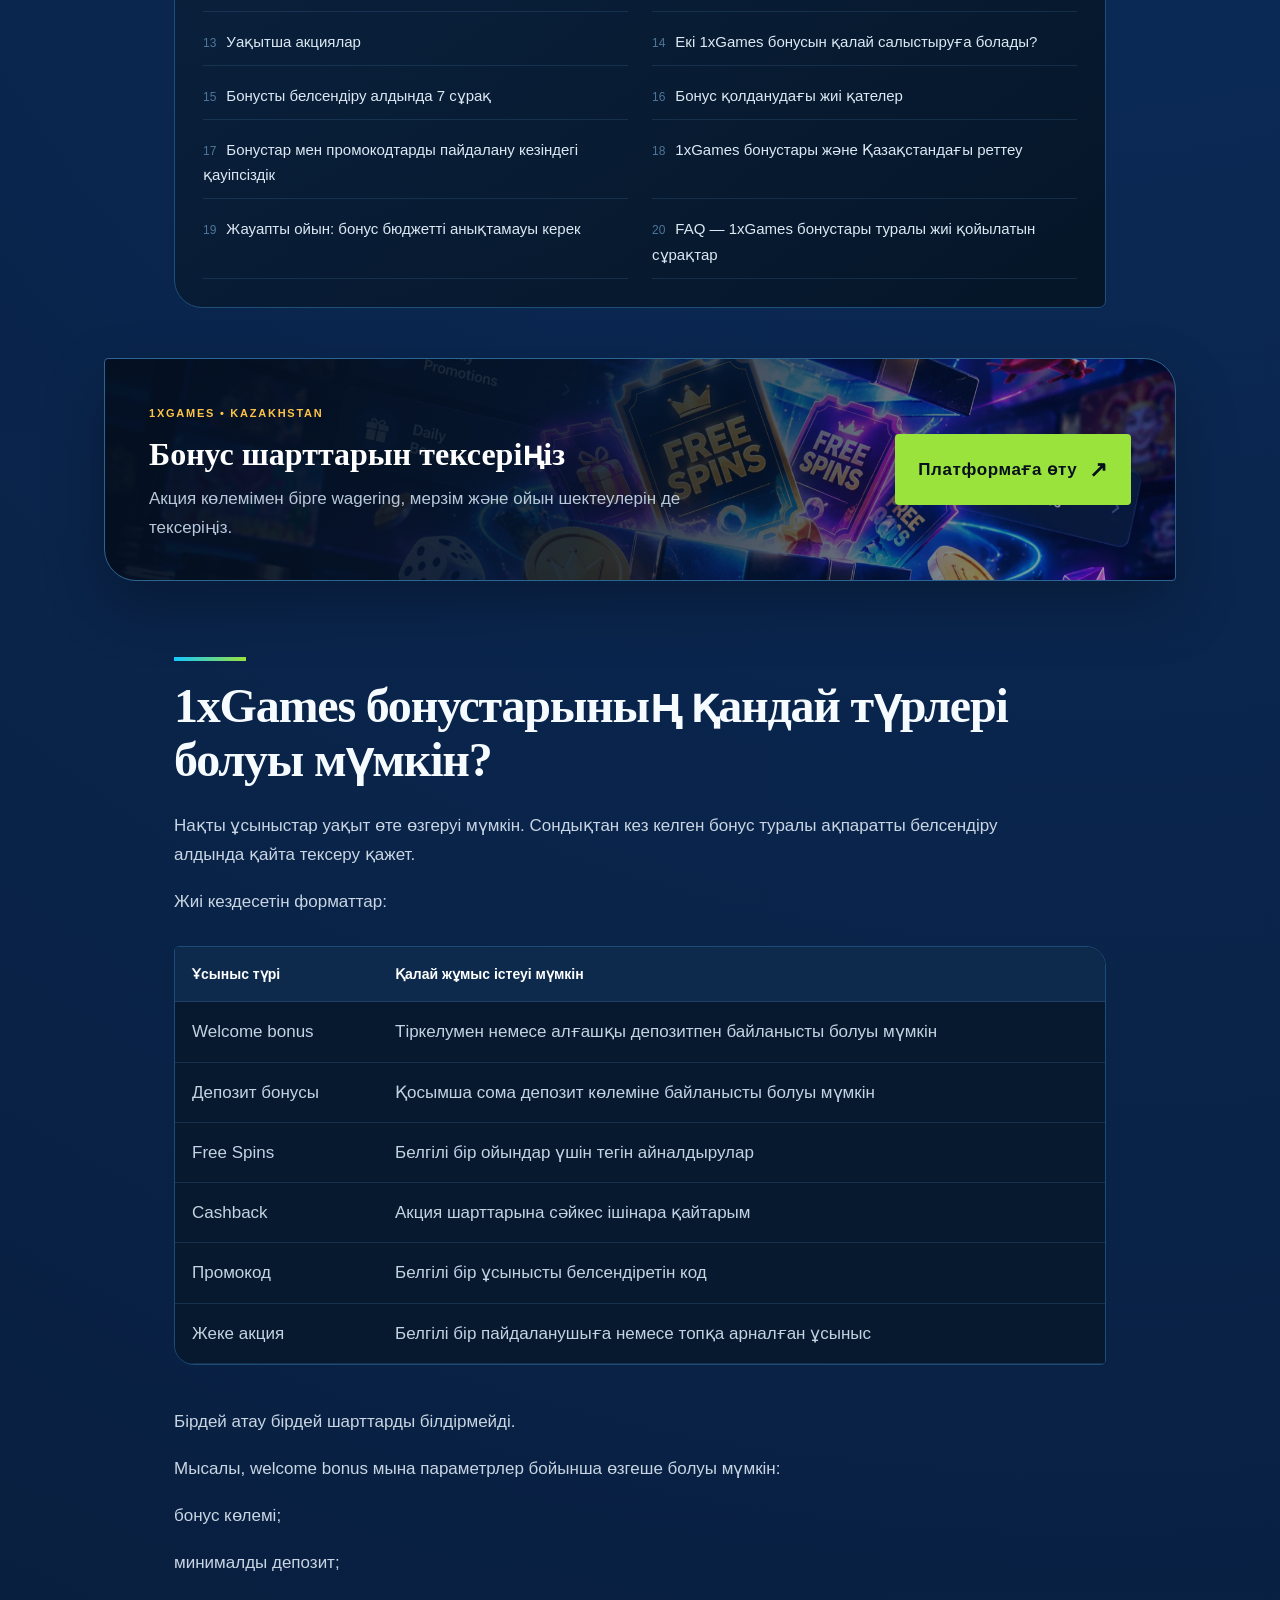
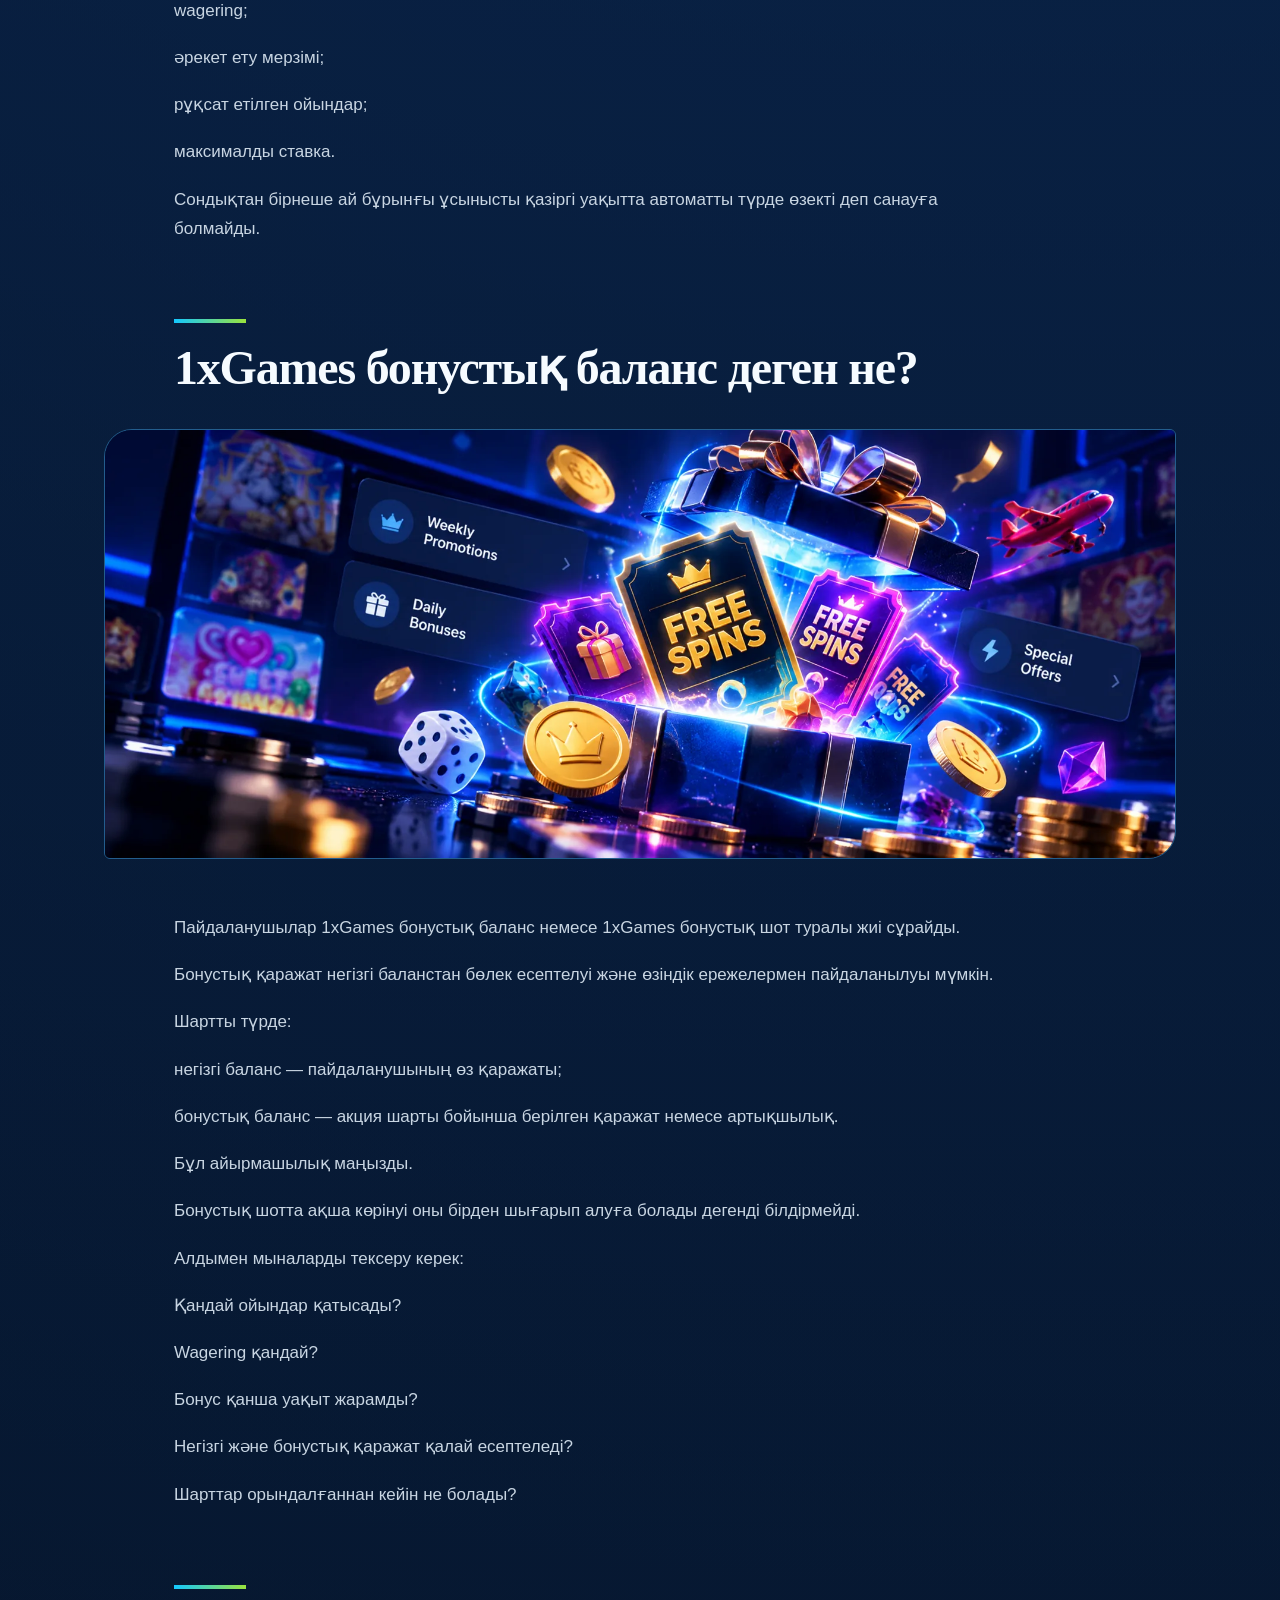
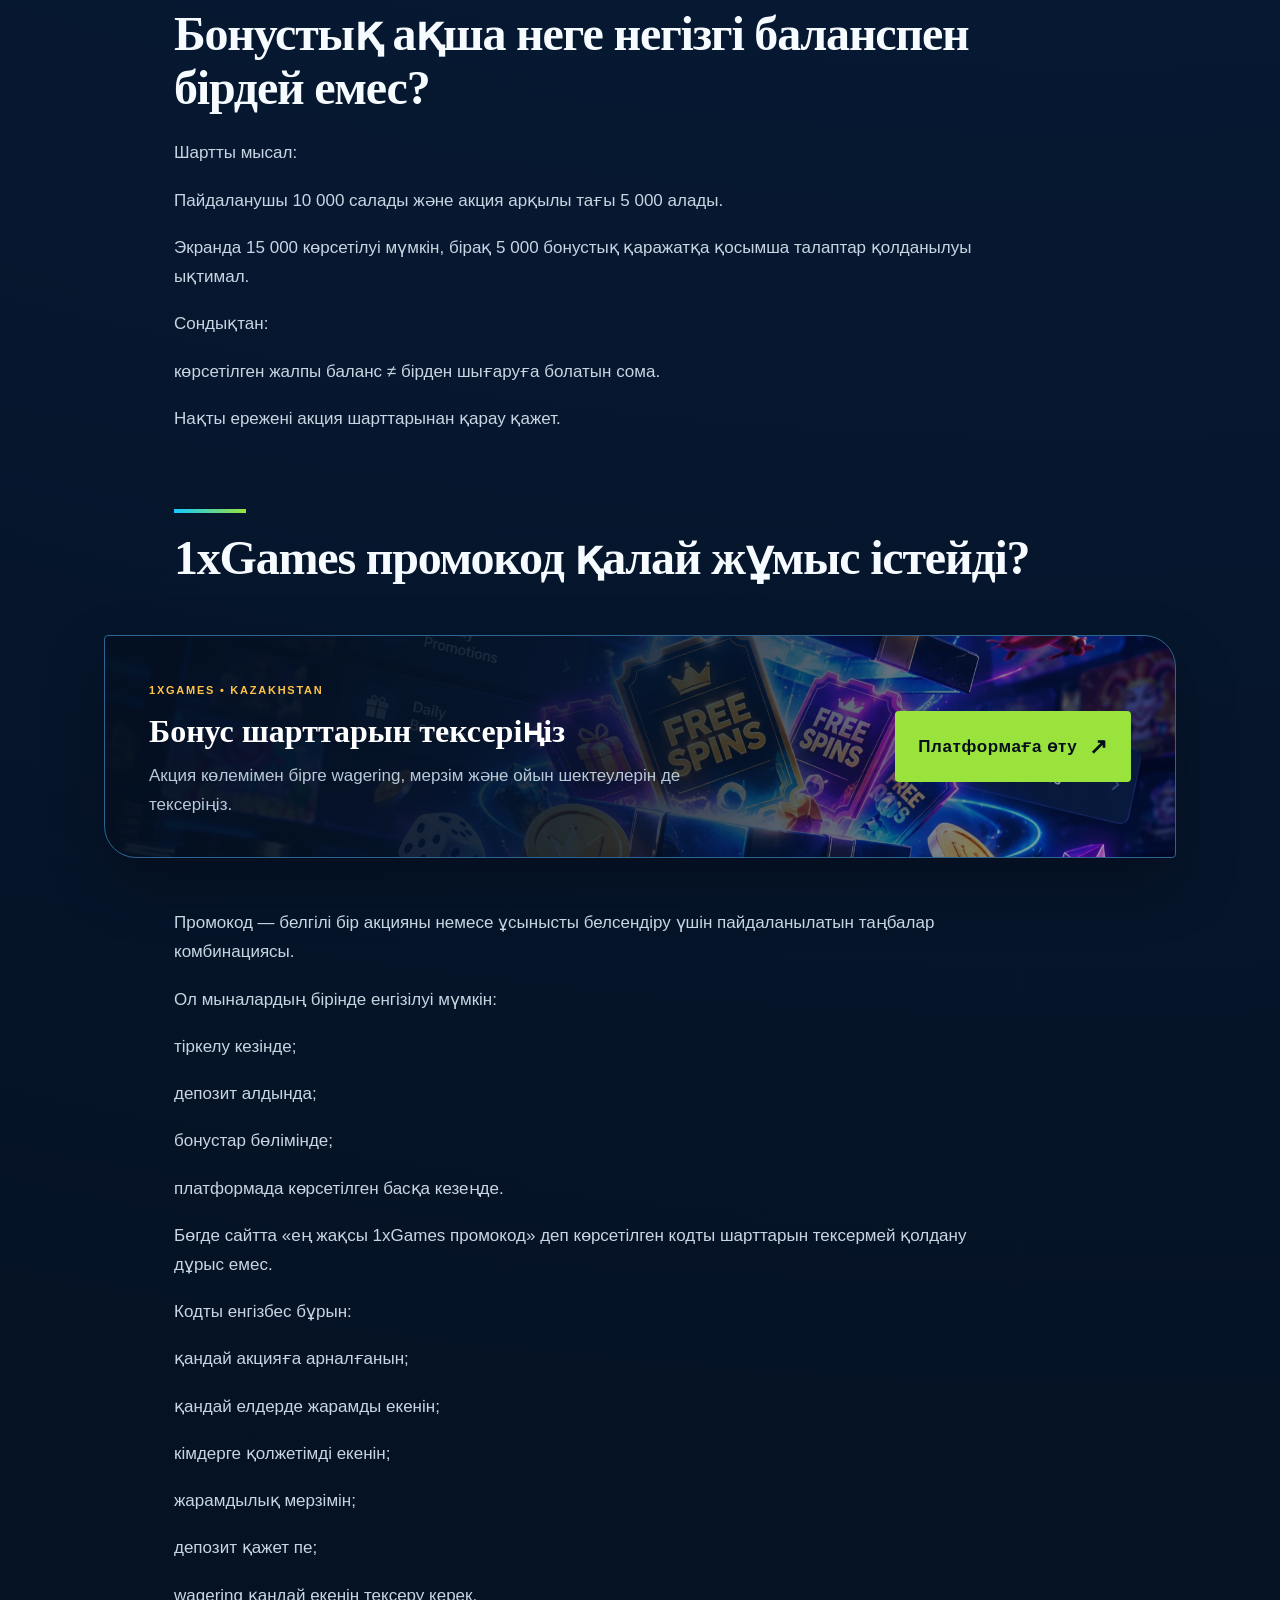
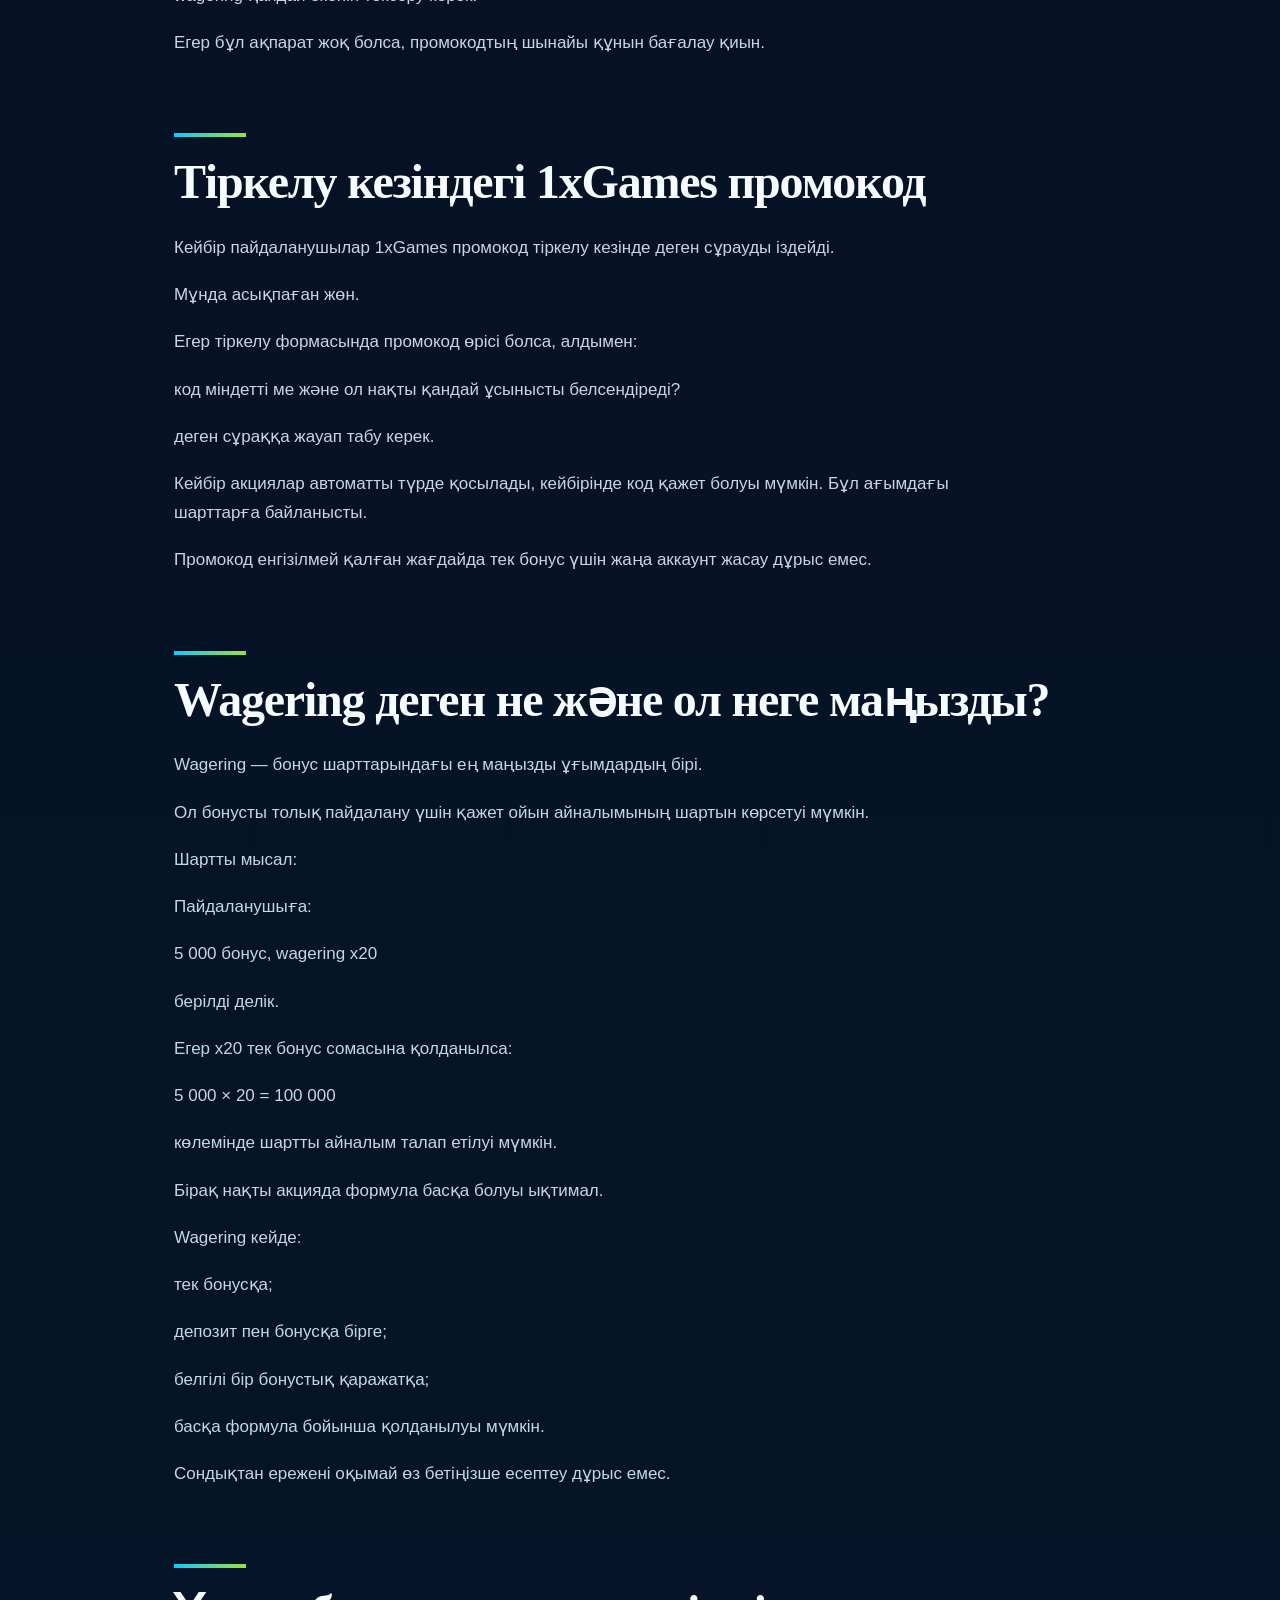
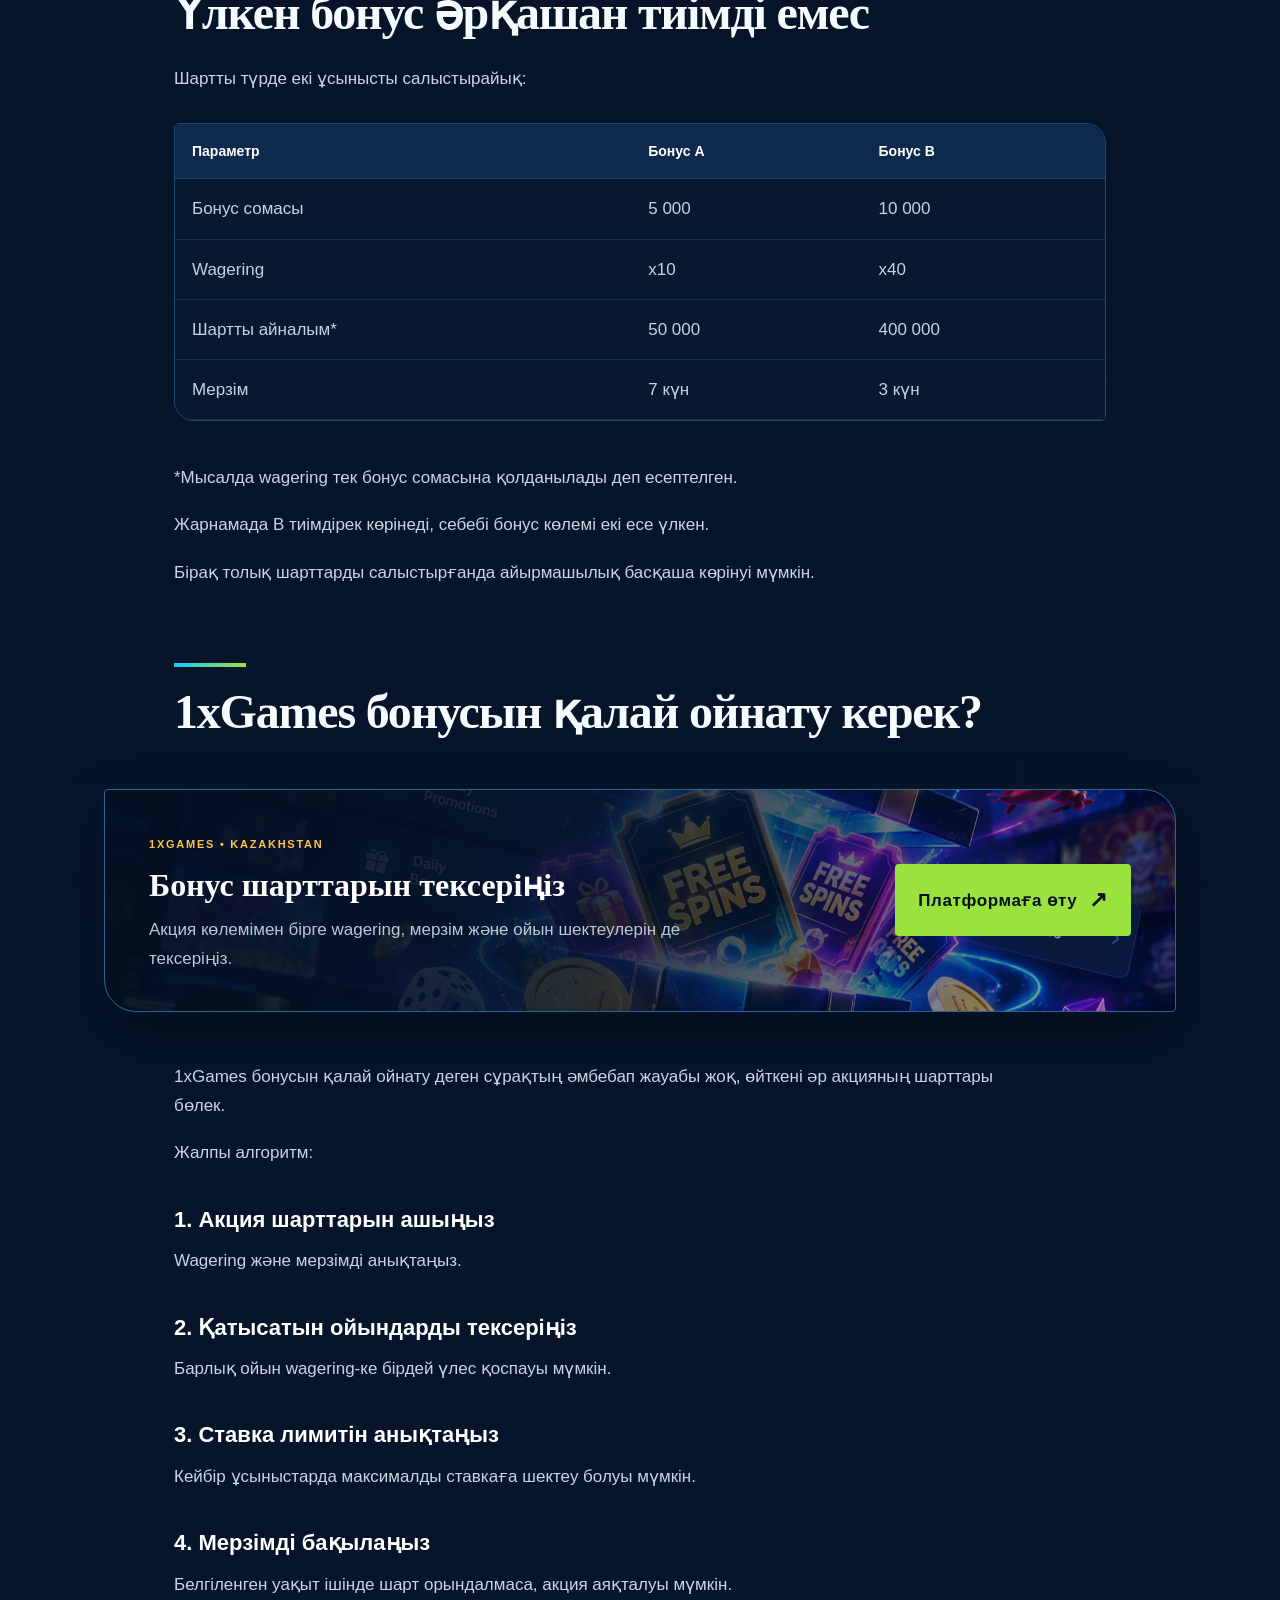
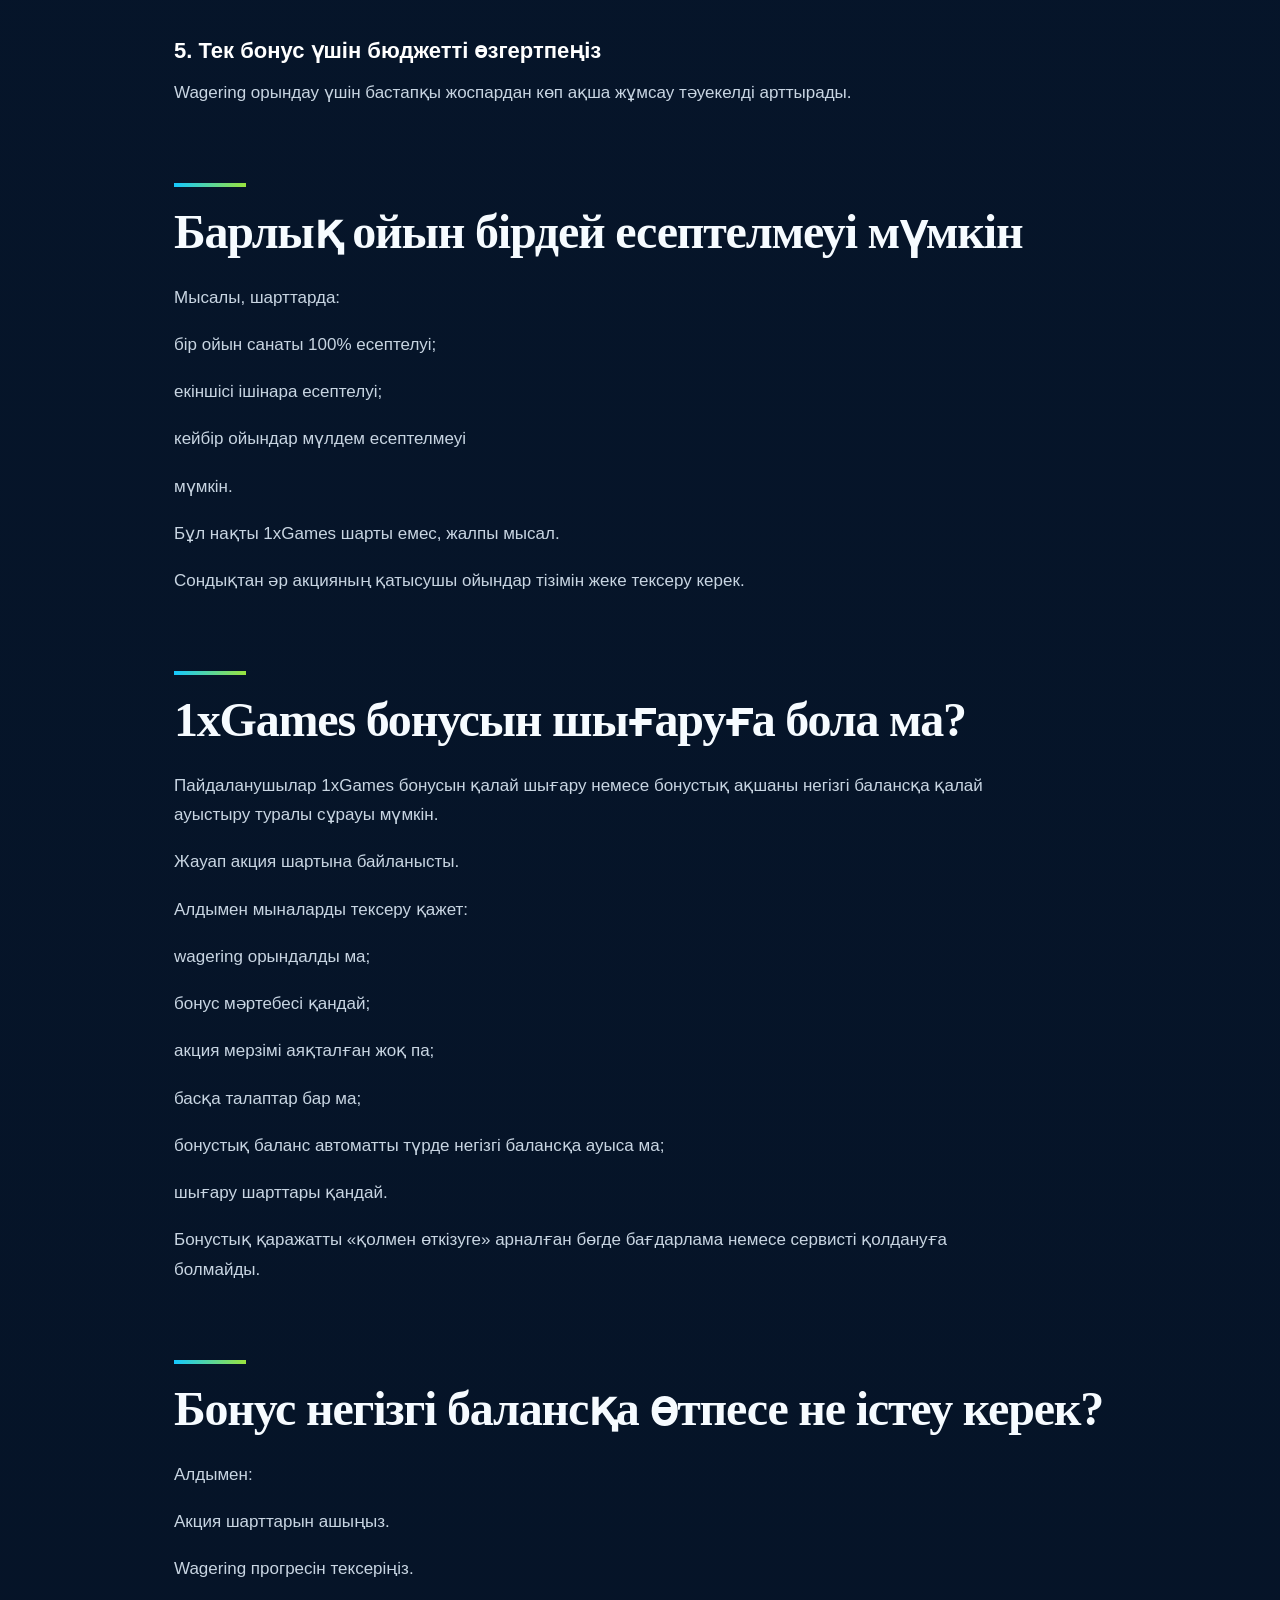
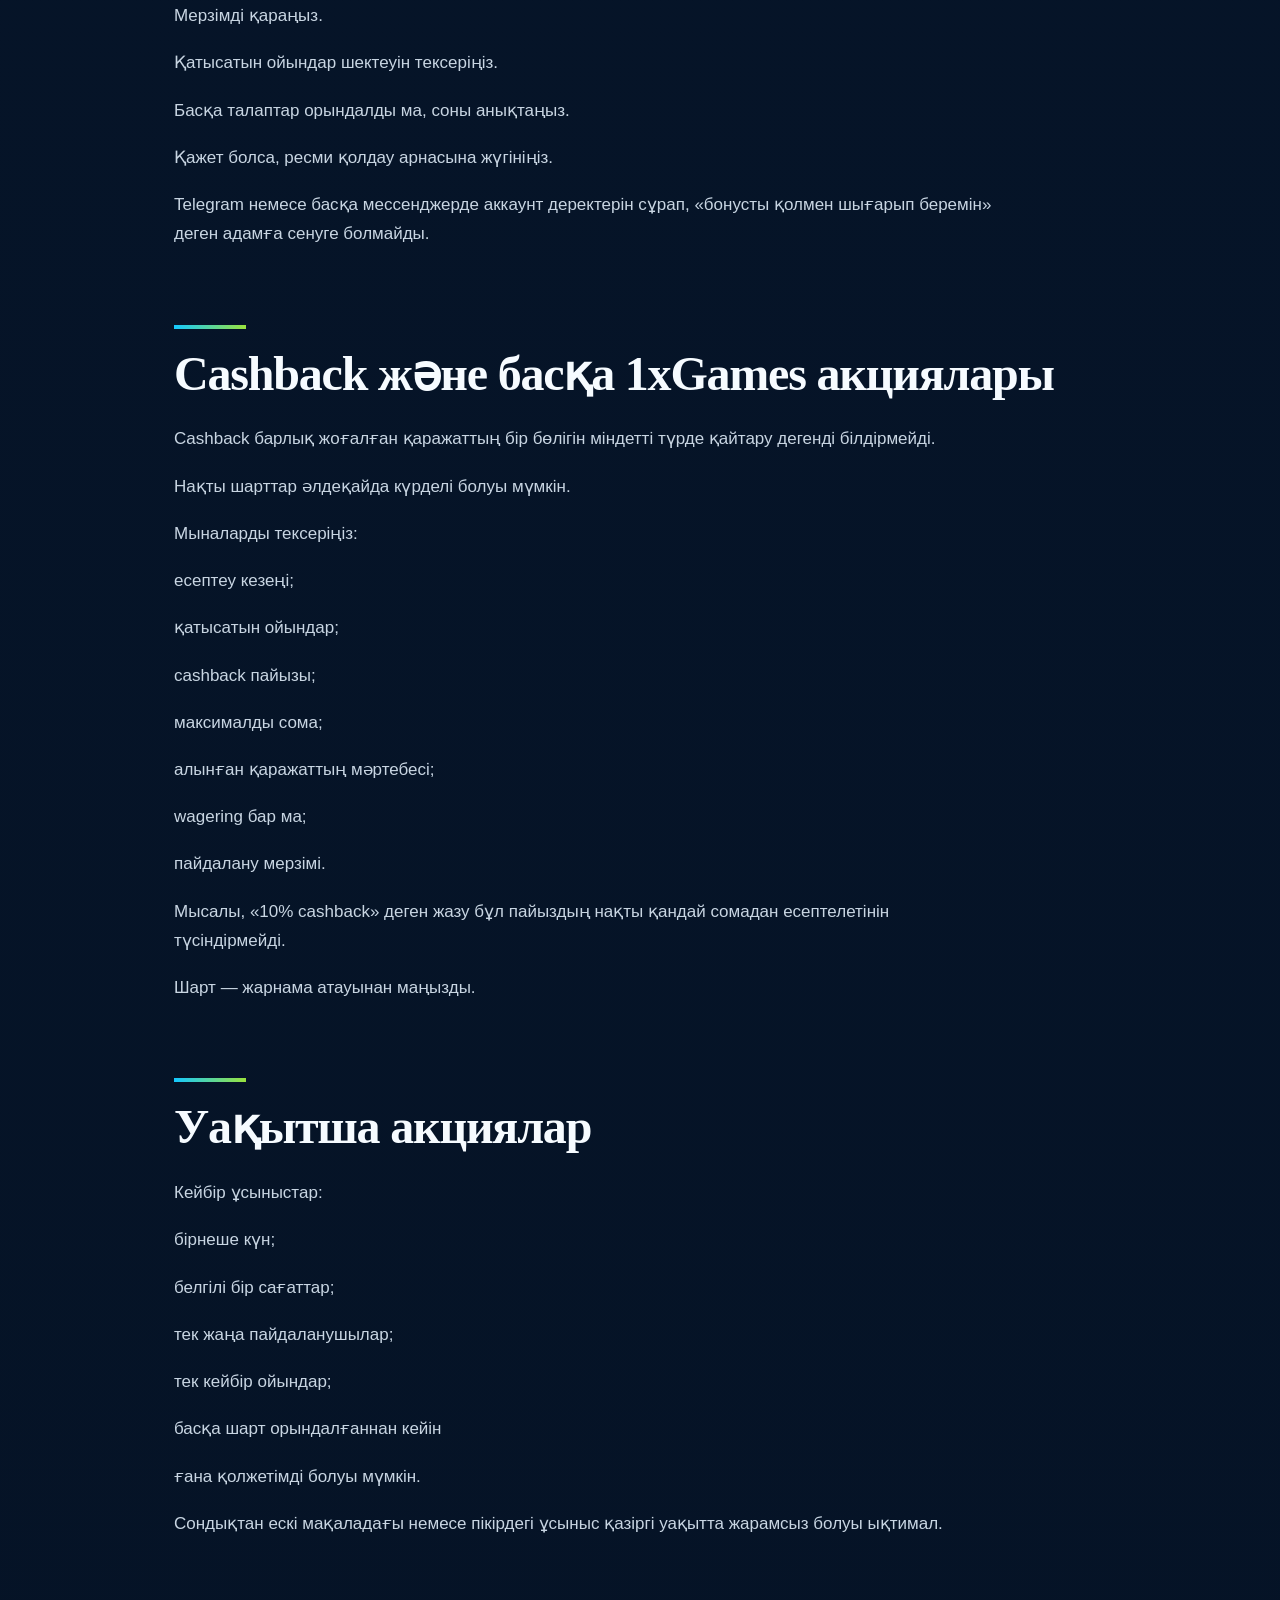
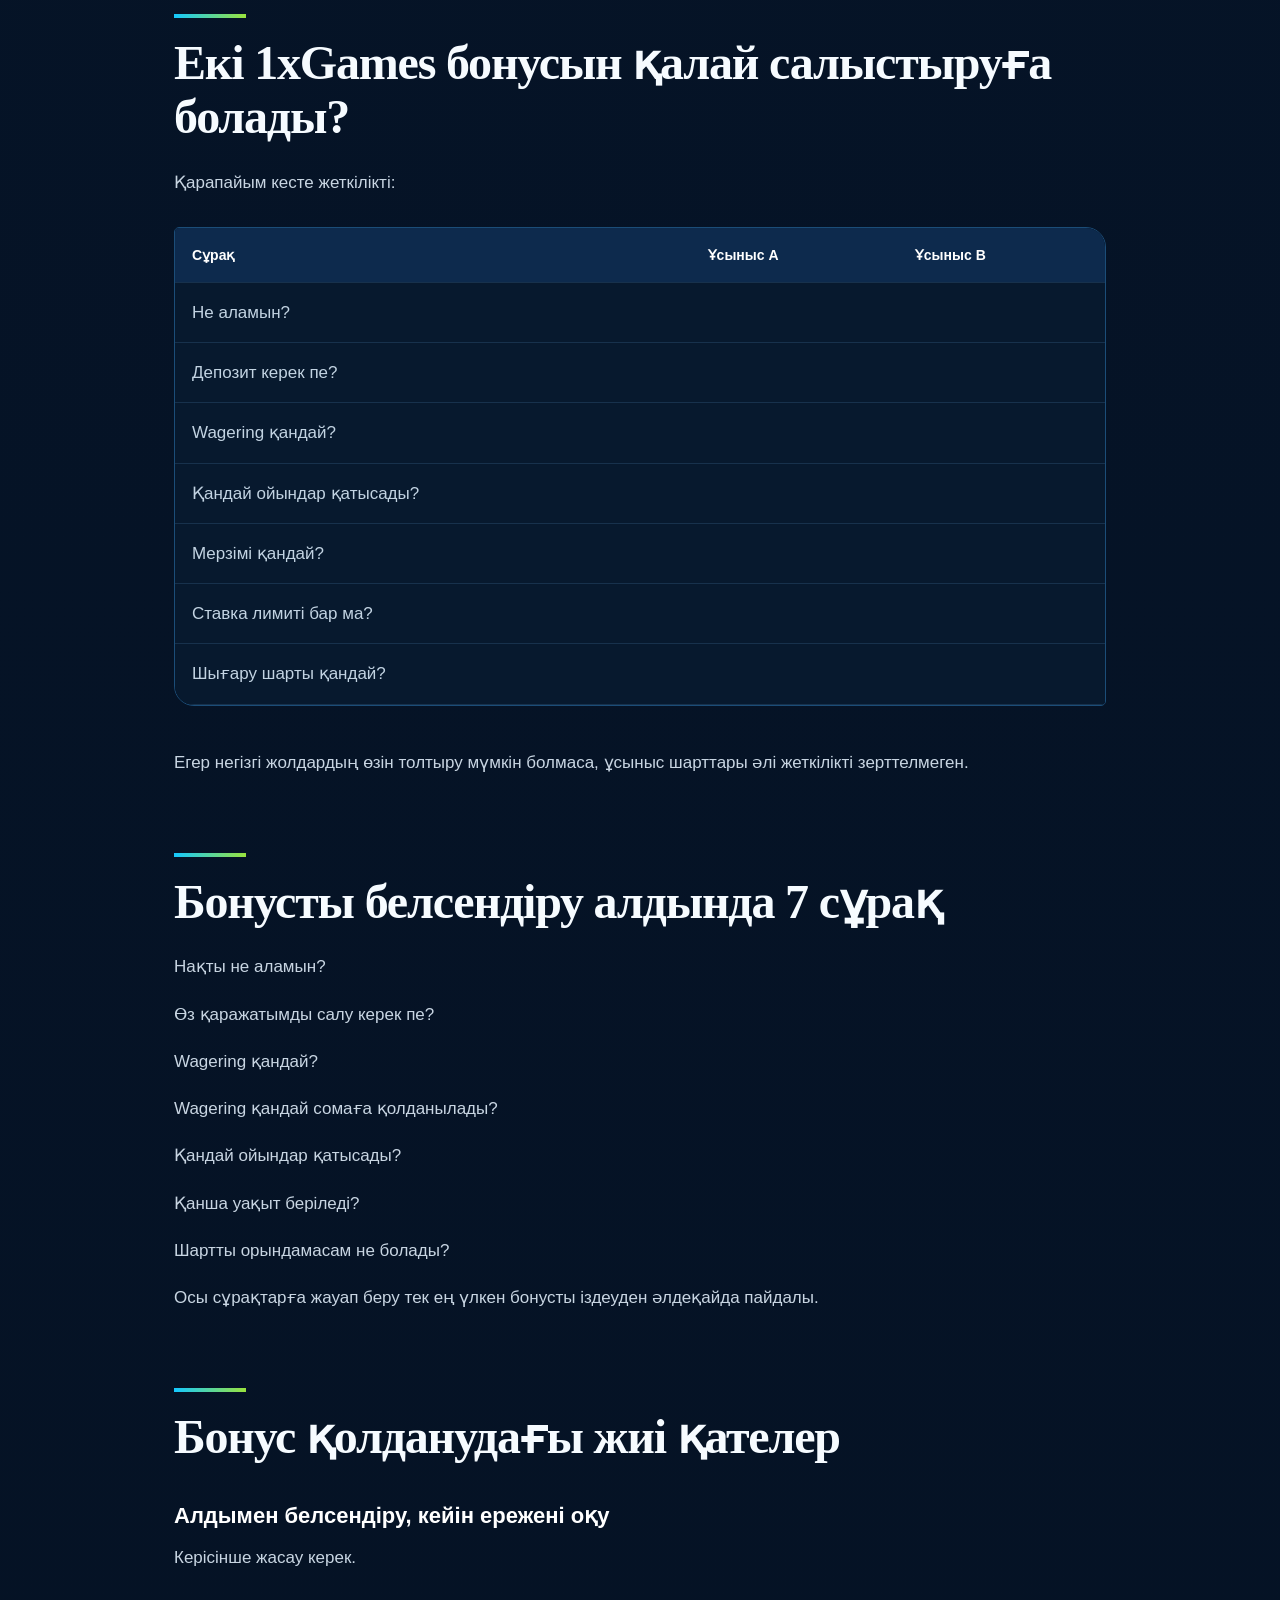
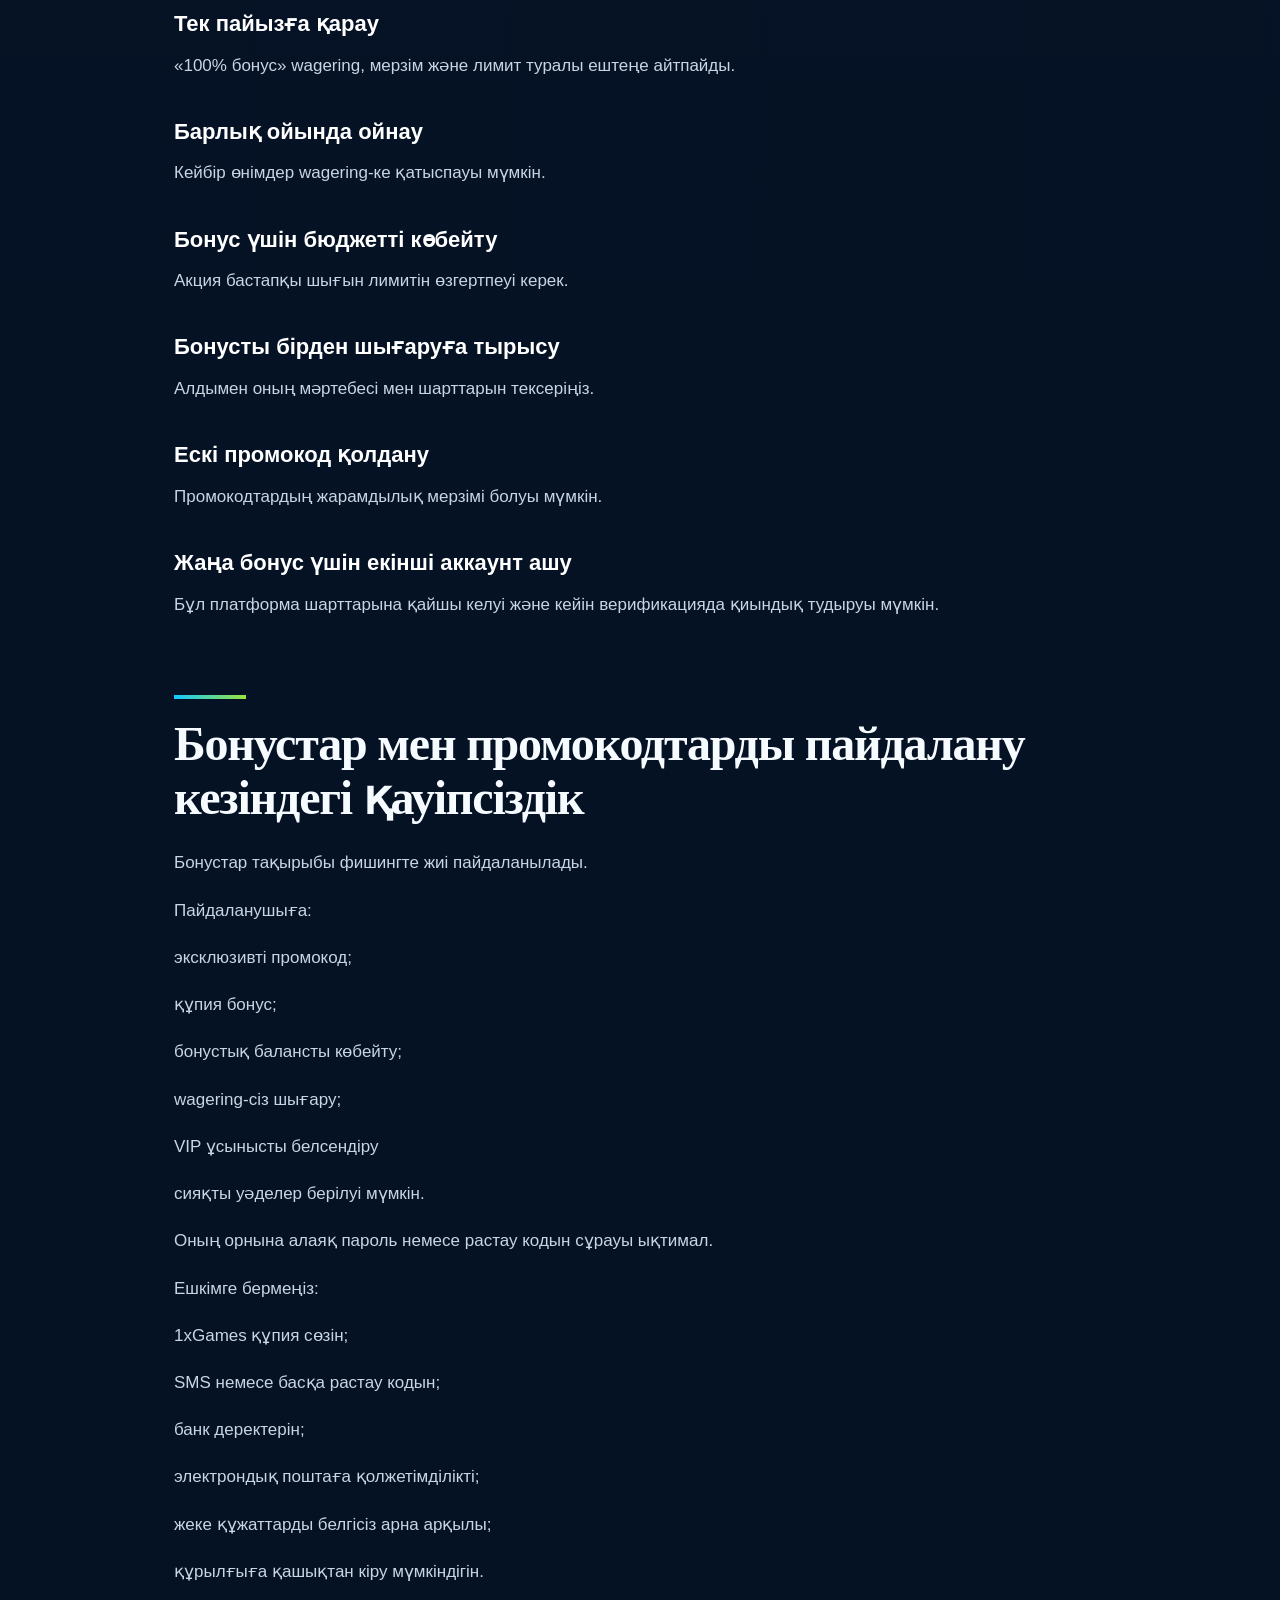
<file: kz/bonuses/index.html>
<!doctype html><html lang="kk-KZ"><head><meta charset="utf-8"><meta name="viewport" content="width=device-width,initial-scale=1"><title>1xGames бонустары — промокодтар, шарттар және wagering</title><meta name="description" content="1xGames бонустары қалай жұмыс істейтінін біліңіз: промокодтар, бонустық баланс, wagering, cashback және акция шарттары туралы толық нұсқаулық."><link rel="canonical" href="https://buytimeinc.com/kz/bonuses/"><meta name="robots" content="index,follow"><meta name="google-site-verification" content="jDBBeCV9BaRuZMuzhp5bjR_psVSN-O8ITCXYPD31RJw" /><meta property="og:title" content="1xGames бонустары — промокодтар, шарттар және wagering"><meta property="og:description" content="1xGames бонустары қалай жұмыс істейтінін біліңіз: промокодтар, бонустық баланс, wagering, cashback және акция шарттары туралы толық нұсқаулық."><meta property="og:url" content="https://buytimeinc.com/kz/bonuses/"><meta property="og:type" content="website"><meta property="og:image" content="https://buytimeinc.com/assets/img/hero.webp"><meta name="twitter:card" content="summary_large_image"><link rel="icon" href="/assets/img/favicon.webp"><link rel="stylesheet" href="/assets/css/site.css"></head><body>
<header class="site-head"><a class="brand" href="/kz/"><img src="/assets/img/logo.webp" alt="1xGames"></a><nav class="main-nav"><a href="/kz/">Шолу</a><a href="/kz/games/">Ойындар</a><a href="/kz/download/">Қосымша</a><a href="/kz/bonuses/">Бонустар</a><a href="/kz/payments/">Төлемдер</a><a href="/">Русский</a></nav><a class="head-button" href="/go/">ҚАЗІР АШУ</a></header>
<main><section class="hero"><div class="hero-copy"><span class="eyebrow">1XGAMES • ҚАЗАҚСТАН</span><h1>1xGames бонустары мен промокодтары: ұсыныстар мен шарттар қалай жұмыс істейді?</h1><p>Ойындар, мобильді қолжетімділік, бонустар және қауіпсіздік туралы практикалық нұсқаулық.</p><div class="hero-actions"><a class="primary-button" href="/go/">Платформаға өту <span>↗</span></a><span class="hero-note">18+ · Шарттарды тексеріңіз</span></div></div><div class="hero-media"><img src="/assets/img/bonus.webp" alt="1xGames Kazakhstan"></div></section>
<article class="article"><p>Бонустар сырттай қосымша мүмкіндік сияқты көрінуі мүмкін, бірақ кез келген ұсыныстың өз ережелері бар. Бір бонус автоматты түрде белсендіріледі, екіншісіне промокод қажет болуы мүмкін, ал үшіншісі тек белгілі бір ойындарға немесе қысқа уақытқа ғана қолжетімді болады.</p><p>Сондықтан 1xGames бонусы немесе 1xGames промокод іздеген кезде тек ұсыныс көлеміне қарау жеткіліксіз. Wagering, бонустық баланс ережелері, мерзім және шектеулер әлдеқайда маңызды.</p><p>Бұл бетте 1xGames бонустарының негізгі түрлерін, промокодтардың жұмыс принципін, wagering ұғымын және пайдаланушылар жиі қоятын сұрақтарды қарастырамыз.</p><nav class="toc"><div class="toc-label">МАЗМҰНЫ</div><div class="toc-grid"><a href="#1xgames-бонустарының-қандай-түрлері-болуы-мүмкін"><span>01</span>1xGames бонустарының қандай түрлері болуы мүмкін?</a><a href="#1xgames-бонустық-баланс-деген-не"><span>02</span>1xGames бонустық баланс деген не?</a><a href="#бонустық-ақша-неге-негізгі-баланспен-бірдей-емес"><span>03</span>Бонустық ақша неге негізгі баланспен бірдей емес?</a><a href="#1xgames-промокод-қалай-жұмыс-істейді"><span>04</span>1xGames промокод қалай жұмыс істейді?</a><a href="#тіркелу-кезіндегі-1xgames-промокод"><span>05</span>Тіркелу кезіндегі 1xGames промокод</a><a href="#wagering-деген-не-және-ол-неге-маңызды"><span>06</span>Wagering деген не және ол неге маңызды?</a><a href="#үлкен-бонус-әрқашан-тиімді-емес"><span>07</span>Үлкен бонус әрқашан тиімді емес</a><a href="#1xgames-бонусын-қалай-ойнату-керек"><span>08</span>1xGames бонусын қалай ойнату керек?</a><a href="#барлық-ойын-бірдей-есептелмеуі-мүмкін"><span>09</span>Барлық ойын бірдей есептелмеуі мүмкін</a><a href="#1xgames-бонусын-шығаруға-бола-ма"><span>10</span>1xGames бонусын шығаруға бола ма?</a><a href="#бонус-негізгі-балансқа-өтпесе-не-істеу-керек"><span>11</span>Бонус негізгі балансқа өтпесе не істеу керек?</a><a href="#cashback-және-басқа-1xgames-акциялары"><span>12</span>Cashback және басқа 1xGames акциялары</a><a href="#уақытша-акциялар"><span>13</span>Уақытша акциялар</a><a href="#екі-1xgames-бонусын-қалай-салыстыруға-болады"><span>14</span>Екі 1xGames бонусын қалай салыстыруға болады?</a><a href="#бонусты-белсендіру-алдында-7-сұрақ"><span>15</span>Бонусты белсендіру алдында 7 сұрақ</a><a href="#бонус-қолданудағы-жиі-қателер"><span>16</span>Бонус қолданудағы жиі қателер</a><a href="#бонустар-мен-промокодтарды-пайдалану-кезіндегі-қауіпсіздік"><span>17</span>Бонустар мен промокодтарды пайдалану кезіндегі қауіпсіздік</a><a href="#1xgames-бонустары-және-қазақстандағы-реттеу"><span>18</span>1xGames бонустары және Қазақстандағы реттеу</a><a href="#жауапты-ойын-бонус-бюджетті-анықтамауы-керек"><span>19</span>Жауапты ойын: бонус бюджетті анықтамауы керек</a><a href="#faq-1xgames-бонустары-туралы-жиі-қойылатын-сұрақтар"><span>20</span>FAQ — 1xGames бонустары туралы жиі қойылатын сұрақтар</a></div></nav><aside class="cta-band"><div><span class="cta-kicker">1XGAMES • KAZAKHSTAN</span><h3>Бонус шарттарын тексеріңіз</h3><p>Акция көлемімен бірге wagering, мерзім және ойын шектеулерін де тексеріңіз.</p></div><a class="cta-button" href="/go/">Платформаға өту<span>↗</span></a></aside><h2 id="1xgames-бонустарының-қандай-түрлері-болуы-мүмкін">1xGames бонустарының қандай түрлері болуы мүмкін?</h2><p>Нақты ұсыныстар уақыт өте өзгеруі мүмкін. Сондықтан кез келген бонус туралы ақпаратты белсендіру алдында қайта тексеру қажет.</p><p>Жиі кездесетін форматтар:</p><div class="table-wrap"><table><tr><th>Ұсыныс түрі</th><th>Қалай жұмыс істеуі мүмкін</th></tr><tr><td>Welcome bonus</td><td>Тіркелумен немесе алғашқы депозитпен байланысты болуы мүмкін</td></tr><tr><td>Депозит бонусы</td><td>Қосымша сома депозит көлеміне байланысты болуы мүмкін</td></tr><tr><td>Free Spins</td><td>Белгілі бір ойындар үшін тегін айналдырулар</td></tr><tr><td>Cashback</td><td>Акция шарттарына сәйкес ішінара қайтарым</td></tr><tr><td>Промокод</td><td>Белгілі бір ұсынысты белсендіретін код</td></tr><tr><td>Жеке акция</td><td>Белгілі бір пайдаланушыға немесе топқа арналған ұсыныс</td></tr></table></div><p>Бірдей атау бірдей шарттарды білдірмейді.</p><p>Мысалы, welcome bonus мына параметрлер бойынша өзгеше болуы мүмкін:</p><p>бонус көлемі;</p><p>минималды депозит;</p><p>wagering;</p><p>әрекет ету мерзімі;</p><p>рұқсат етілген ойындар;</p><p>максималды ставка.</p><p>Сондықтан бірнеше ай бұрынғы ұсынысты қазіргі уақытта автоматты түрде өзекті деп санауға болмайды.</p><h2 id="1xgames-бонустық-баланс-деген-не">1xGames бонустық баланс деген не?</h2><figure class="feature-visual"><img src="/assets/img/bonus.webp" alt="1xGames Kazakhstan" loading="lazy"></figure><p>Пайдаланушылар 1xGames бонустық баланс немесе 1xGames бонустық шот туралы жиі сұрайды.</p><p>Бонустық қаражат негізгі баланстан бөлек есептелуі және өзіндік ережелермен пайдаланылуы мүмкін.</p><p>Шартты түрде:</p><p>негізгі баланс — пайдаланушының өз қаражаты;</p><p>бонустық баланс — акция шарты бойынша берілген қаражат немесе артықшылық.</p><p>Бұл айырмашылық маңызды.</p><p>Бонустық шотта ақша көрінуі оны бірден шығарып алуға болады дегенді білдірмейді.</p><p>Алдымен мыналарды тексеру керек:</p><p>Қандай ойындар қатысады?</p><p>Wagering қандай?</p><p>Бонус қанша уақыт жарамды?</p><p>Негізгі және бонустық қаражат қалай есептеледі?</p><p>Шарттар орындалғаннан кейін не болады?</p><h2 id="бонустық-ақша-неге-негізгі-баланспен-бірдей-емес">Бонустық ақша неге негізгі баланспен бірдей емес?</h2><p>Шартты мысал:</p><p>Пайдаланушы 10 000 салады және акция арқылы тағы 5 000 алады.</p><p>Экранда 15 000 көрсетілуі мүмкін, бірақ 5 000 бонустық қаражатқа қосымша талаптар қолданылуы ықтимал.</p><p>Сондықтан:</p><p>көрсетілген жалпы баланс ≠ бірден шығаруға болатын сома.</p><p>Нақты ережені акция шарттарынан қарау қажет.</p><h2 id="1xgames-промокод-қалай-жұмыс-істейді">1xGames промокод қалай жұмыс істейді?</h2><aside class="cta-band"><div><span class="cta-kicker">1XGAMES • KAZAKHSTAN</span><h3>Бонус шарттарын тексеріңіз</h3><p>Акция көлемімен бірге wagering, мерзім және ойын шектеулерін де тексеріңіз.</p></div><a class="cta-button" href="/go/">Платформаға өту<span>↗</span></a></aside><p>Промокод — белгілі бір акцияны немесе ұсынысты белсендіру үшін пайдаланылатын таңбалар комбинациясы.</p><p>Ол мыналардың бірінде енгізілуі мүмкін:</p><p>тіркелу кезінде;</p><p>депозит алдында;</p><p>бонустар бөлімінде;</p><p>платформада көрсетілген басқа кезеңде.</p><p>Бөгде сайтта «ең жақсы 1xGames промокод» деп көрсетілген кодты шарттарын тексермей қолдану дұрыс емес.</p><p>Кодты енгізбес бұрын:</p><p>қандай акцияға арналғанын;</p><p>қандай елдерде жарамды екенін;</p><p>кімдерге қолжетімді екенін;</p><p>жарамдылық мерзімін;</p><p>депозит қажет пе;</p><p>wagering қандай екенін тексеру керек.</p><p>Егер бұл ақпарат жоқ болса, промокодтың шынайы құнын бағалау қиын.</p><h2 id="тіркелу-кезіндегі-1xgames-промокод">Тіркелу кезіндегі 1xGames промокод</h2><p>Кейбір пайдаланушылар 1xGames промокод тіркелу кезінде деген сұрауды іздейді.</p><p>Мұнда асықпаған жөн.</p><p>Егер тіркелу формасында промокод өрісі болса, алдымен:</p><p>код міндетті ме және ол нақты қандай ұсынысты белсендіреді?</p><p>деген сұраққа жауап табу керек.</p><p>Кейбір акциялар автоматты түрде қосылады, кейбірінде код қажет болуы мүмкін. Бұл ағымдағы шарттарға байланысты.</p><p>Промокод енгізілмей қалған жағдайда тек бонус үшін жаңа аккаунт жасау дұрыс емес.</p><h2 id="wagering-деген-не-және-ол-неге-маңызды">Wagering деген не және ол неге маңызды?</h2><p>Wagering — бонус шарттарындағы ең маңызды ұғымдардың бірі.</p><p>Ол бонусты толық пайдалану үшін қажет ойын айналымының шартын көрсетуі мүмкін.</p><p>Шартты мысал:</p><p>Пайдаланушыға:</p><p>5 000 бонус, wagering x20</p><p>берілді делік.</p><p>Егер x20 тек бонус сомасына қолданылса:</p><p>5 000 × 20 = 100 000</p><p>көлемінде шартты айналым талап етілуі мүмкін.</p><p>Бірақ нақты акцияда формула басқа болуы ықтимал.</p><p>Wagering кейде:</p><p>тек бонусқа;</p><p>депозит пен бонусқа бірге;</p><p>белгілі бір бонустық қаражатқа;</p><p>басқа формула бойынша қолданылуы мүмкін.</p><p>Сондықтан ережені оқымай өз бетіңізше есептеу дұрыс емес.</p><h2 id="үлкен-бонус-әрқашан-тиімді-емес">Үлкен бонус әрқашан тиімді емес</h2><p>Шартты түрде екі ұсынысты салыстырайық:</p><div class="table-wrap"><table><tr><th>Параметр</th><th>Бонус A</th><th>Бонус B</th></tr><tr><td>Бонус сомасы</td><td>5 000</td><td>10 000</td></tr><tr><td>Wagering</td><td>x10</td><td>x40</td></tr><tr><td>Шартты айналым*</td><td>50 000</td><td>400 000</td></tr><tr><td>Мерзім</td><td>7 күн</td><td>3 күн</td></tr></table></div><p>*Мысалда wagering тек бонус сомасына қолданылады деп есептелген.</p><p>Жарнамада B тиімдірек көрінеді, себебі бонус көлемі екі есе үлкен.</p><p>Бірақ толық шарттарды салыстырғанда айырмашылық басқаша көрінуі мүмкін.</p><h2 id="1xgames-бонусын-қалай-ойнату-керек">1xGames бонусын қалай ойнату керек?</h2><aside class="cta-band"><div><span class="cta-kicker">1XGAMES • KAZAKHSTAN</span><h3>Бонус шарттарын тексеріңіз</h3><p>Акция көлемімен бірге wagering, мерзім және ойын шектеулерін де тексеріңіз.</p></div><a class="cta-button" href="/go/">Платформаға өту<span>↗</span></a></aside><p>1xGames бонусын қалай ойнату деген сұрақтың әмбебап жауабы жоқ, өйткені әр акцияның шарттары бөлек.</p><p>Жалпы алгоритм:</p><h3>1. Акция шарттарын ашыңыз</h3><p>Wagering және мерзімді анықтаңыз.</p><h3>2. Қатысатын ойындарды тексеріңіз</h3><p>Барлық ойын wagering-ке бірдей үлес қоспауы мүмкін.</p><h3>3. Ставка лимитін анықтаңыз</h3><p>Кейбір ұсыныстарда максималды ставкаға шектеу болуы мүмкін.</p><h3>4. Мерзімді бақылаңыз</h3><p>Белгіленген уақыт ішінде шарт орындалмаса, акция аяқталуы мүмкін.</p><h3>5. Тек бонус үшін бюджетті өзгертпеңіз</h3><p>Wagering орындау үшін бастапқы жоспардан көп ақша жұмсау тәуекелді арттырады.</p><h2 id="барлық-ойын-бірдей-есептелмеуі-мүмкін">Барлық ойын бірдей есептелмеуі мүмкін</h2><p>Мысалы, шарттарда:</p><p>бір ойын санаты 100% есептелуі;</p><p>екіншісі ішінара есептелуі;</p><p>кейбір ойындар мүлдем есептелмеуі</p><p>мүмкін.</p><p>Бұл нақты 1xGames шарты емес, жалпы мысал.</p><p>Сондықтан әр акцияның қатысушы ойындар тізімін жеке тексеру керек.</p><h2 id="1xgames-бонусын-шығаруға-бола-ма">1xGames бонусын шығаруға бола ма?</h2><p>Пайдаланушылар 1xGames бонусын қалай шығару немесе бонустық ақшаны негізгі балансқа қалай ауыстыру туралы сұрауы мүмкін.</p><p>Жауап акция шартына байланысты.</p><p>Алдымен мыналарды тексеру қажет:</p><p>wagering орындалды ма;</p><p>бонус мәртебесі қандай;</p><p>акция мерзімі аяқталған жоқ па;</p><p>басқа талаптар бар ма;</p><p>бонустық баланс автоматты түрде негізгі балансқа ауыса ма;</p><p>шығару шарттары қандай.</p><p>Бонустық қаражатты «қолмен өткізуге» арналған бөгде бағдарлама немесе сервисті қолдануға болмайды.</p><h2 id="бонус-негізгі-балансқа-өтпесе-не-істеу-керек">Бонус негізгі балансқа өтпесе не істеу керек?</h2><p>Алдымен:</p><p>Акция шарттарын ашыңыз.</p><p>Wagering прогресін тексеріңіз.</p><p>Мерзімді қараңыз.</p><p>Қатысатын ойындар шектеуін тексеріңіз.</p><p>Басқа талаптар орындалды ма, соны анықтаңыз.</p><p>Қажет болса, ресми қолдау арнасына жүгініңіз.</p><p>Telegram немесе басқа мессенджерде аккаунт деректерін сұрап, «бонусты қолмен шығарып беремін» деген адамға сенуге болмайды.</p><h2 id="cashback-және-басқа-1xgames-акциялары">Cashback және басқа 1xGames акциялары</h2><p>Cashback барлық жоғалған қаражаттың бір бөлігін міндетті түрде қайтару дегенді білдірмейді.</p><p>Нақты шарттар әлдеқайда күрделі болуы мүмкін.</p><p>Мыналарды тексеріңіз:</p><p>есептеу кезеңі;</p><p>қатысатын ойындар;</p><p>cashback пайызы;</p><p>максималды сома;</p><p>алынған қаражаттың мәртебесі;</p><p>wagering бар ма;</p><p>пайдалану мерзімі.</p><p>Мысалы, «10% cashback» деген жазу бұл пайыздың нақты қандай сомадан есептелетінін түсіндірмейді.</p><p>Шарт — жарнама атауынан маңызды.</p><h2 id="уақытша-акциялар">Уақытша акциялар</h2><p>Кейбір ұсыныстар:</p><p>бірнеше күн;</p><p>белгілі бір сағаттар;</p><p>тек жаңа пайдаланушылар;</p><p>тек кейбір ойындар;</p><p>басқа шарт орындалғаннан кейін</p><p>ғана қолжетімді болуы мүмкін.</p><p>Сондықтан ескі мақаладағы немесе пікірдегі ұсыныс қазіргі уақытта жарамсыз болуы ықтимал.</p><h2 id="екі-1xgames-бонусын-қалай-салыстыруға-болады">Екі 1xGames бонусын қалай салыстыруға болады?</h2><p>Қарапайым кесте жеткілікті:</p><div class="table-wrap"><table><tr><th>Сұрақ</th><th>Ұсыныс A</th><th>Ұсыныс B</th></tr><tr><td>Не аламын?</td><td></td><td></td></tr><tr><td>Депозит керек пе?</td><td></td><td></td></tr><tr><td>Wagering қандай?</td><td></td><td></td></tr><tr><td>Қандай ойындар қатысады?</td><td></td><td></td></tr><tr><td>Мерзімі қандай?</td><td></td><td></td></tr><tr><td>Ставка лимиті бар ма?</td><td></td><td></td></tr><tr><td>Шығару шарты қандай?</td><td></td><td></td></tr></table></div><p>Егер негізгі жолдардың өзін толтыру мүмкін болмаса, ұсыныс шарттары әлі жеткілікті зерттелмеген.</p><h2 id="бонусты-белсендіру-алдында-7-сұрақ">Бонусты белсендіру алдында 7 сұрақ</h2><p>Нақты не аламын?</p><p>Өз қаражатымды салу керек пе?</p><p>Wagering қандай?</p><p>Wagering қандай сомаға қолданылады?</p><p>Қандай ойындар қатысады?</p><p>Қанша уақыт беріледі?</p><p>Шартты орындамасам не болады?</p><p>Осы сұрақтарға жауап беру тек ең үлкен бонусты іздеуден әлдеқайда пайдалы.</p><h2 id="бонус-қолданудағы-жиі-қателер">Бонус қолданудағы жиі қателер</h2><h3>Алдымен белсендіру, кейін ережені оқу</h3><p>Керісінше жасау керек.</p><h3>Тек пайызға қарау</h3><p>«100% бонус» wagering, мерзім және лимит туралы ештеңе айтпайды.</p><h3>Барлық ойында ойнау</h3><p>Кейбір өнімдер wagering-ке қатыспауы мүмкін.</p><h3>Бонус үшін бюджетті көбейту</h3><p>Акция бастапқы шығын лимитін өзгертпеуі керек.</p><h3>Бонусты бірден шығаруға тырысу</h3><p>Алдымен оның мәртебесі мен шарттарын тексеріңіз.</p><h3>Ескі промокод қолдану</h3><p>Промокодтардың жарамдылық мерзімі болуы мүмкін.</p><h3>Жаңа бонус үшін екінші аккаунт ашу</h3><p>Бұл платформа шарттарына қайшы келуі және кейін верификацияда қиындық тудыруы мүмкін.</p><h2 id="бонустар-мен-промокодтарды-пайдалану-кезіндегі-қауіпсіздік">Бонустар мен промокодтарды пайдалану кезіндегі қауіпсіздік</h2><p>Бонустар тақырыбы фишингте жиі пайдаланылады.</p><p>Пайдаланушыға:</p><p>эксклюзивті промокод;</p><p>құпия бонус;</p><p>бонустық балансты көбейту;</p><p>wagering-сіз шығару;</p><p>VIP ұсынысты белсендіру</p><p>сияқты уәделер берілуі мүмкін.</p><p>Оның орнына алаяқ пароль немесе растау кодын сұрауы ықтимал.</p><p>Ешкімге бермеңіз:</p><p>1xGames құпия сөзін;</p><p>SMS немесе басқа растау кодын;</p><p>банк деректерін;</p><p>электрондық поштаға қолжетімділікті;</p><p>жеке құжаттарды белгісіз арна арқылы;</p><p>құрылғыға қашықтан кіру мүмкіндігін.</p><p>Промокодты пайдалану үшін аккаунтты бейтаныс адамға беру қажет емес.</p><h2 id="1xgames-бонустары-және-қазақстандағы-реттеу">1xGames бонустары және Қазақстандағы реттеу</h2><p>Бонус немесе промокод ойынның құқықтық мәртебесін өзгертпейді.</p><p>Қазақстан Республикасында құмар ойындар саласы заңнамамен реттеледі және операторларға, өнімдерге және пайдаланушыларға арнайы талаптар қолданылуы мүмкін.</p><p>Қазақстан атауы көрсетілген акция нақты пайдаланушыға автоматты түрде қатысуға рұқсат берілгенін білдірмейді.</p><p>Пайдаланбас бұрын:</p><p>Қазақстанның қолданыстағы заңнамасын;</p><p>жас шектеулерін;</p><p>оператордың құқықтық мәртебесін;</p><p>платформа шарттарын;</p><p>акцияға қолданылатын шектеулерді тексеру қажет.</p><p>Бонус немесе техникалық құрал арқылы құқықтық шектеулерді айналып өтуге болмайды.</p><h2 id="жауапты-ойын-бонус-бюджетті-анықтамауы-керек">Жауапты ойын: бонус бюджетті анықтамауы керек</h2><p>Бонусты белсендіру алдында мына сұрақ пайдалы:</p><p>«Егер бұл бонус болмағанда, мен осы депозитті бәрібір жасар ма едім?»</p><p>Егер жауап «жоқ» болса, акция қаржылық шешімге әсер етіп отыр.</p><p>Бонус:</p><p>бюджетті арттыруға;</p><p>жоспардан тыс депозит жасауға;</p><p>уақыт лимитінен ұзақ ойнауға;</p><p>wagering-ті кез келген бағамен орындауға;</p><p>несие немесе қарыз қаражатын пайдалануға;</p><p>бұрынғы шығынды қайтаруға</p><p>себеп болмауы керек.</p><p>Дұрыс реттілік:</p><p>алдымен бюджет → кейін бонус.</p><p>Керісінше емес.</p><p>Егер акция бастапқыда қабылдауға дайын тәуекелден жоғары шығынға итермелесе, одан бас тартуға болады.</p><p>Бонустан бас тарту — қалыпты шешім.</p><h2 id="faq-1xgames-бонустары-туралы-жиі-қойылатын-сұрақтар">FAQ — 1xGames бонустары туралы жиі қойылатын сұрақтар</h2><h3>1xGames бонусы деген не?</h3><p>Бұл белгілі бір шарттарды орындаған кезде қосымша қаражат, free spins, cashback немесе басқа артықшылық беретін ұсыныс болуы мүмкін.</p><h3>1xGames бонустық баланс деген не?</h3><p>Бонустық қаражат негізгі баланстан бөлек есептелуі және арнайы пайдалану немесе wagering шарттарына ие болуы мүмкін.</p><h3>1xGames бонусын қалай пайдалануға болады?</h3><p>Алдымен акция шарттарын, wagering, мерзімді, қатысатын ойындарды және шектеулерді тексеру қажет. Содан кейін бонус сол ережелерге сәйкес пайдаланылады.</p><h3>1xGames бонусын қалай ойнату керек?</h3><p>Акцияда көрсетілген ойын айналымы шарттарын орындау қажет. Wagering формуласы және әр ойынның үлесі әртүрлі болуы мүмкін.</p><h3>1xGames бонусын шығаруға бола ма?</h3><p>Бұл нақты ұсыныс шарттарына байланысты. Бонустық қаражатты шығару алдында wagering немесе басқа талаптарды орындау қажет болуы мүмкін.</p><h3>Бонусты негізгі балансқа қалай ауыстыруға болады?</h3><p>Платформа шартында мұндай механизм бар-жоғын және барлық талаптардың орындалғанын тексеріңіз. Үшінші тарап бағдарламаларын немесе «қолмен ауыстыру» қызметтерін пайдаланбаңыз.</p><h3>Wagering x20 деген не?</h3><p>Қарапайым түрде x20 — ойын айналымын есептеуге қолданылатын көбейткіш. Бірақ оның бонусқа ғана, депозит пен бонусқа немесе басқа сомаға қолданылатынын нақты шарттан тексеру керек.</p><h3>1xGames промокод деген не?</h3><p>Промокод — белгілі бір акцияны белсендіру үшін қолданылатын таңбалар комбинациясы. Кодтың өзі акция шарттарын түсіндірмейді, сондықтан толық ережені бөлек оқу қажет.</p><h3>1xGames промокодты қайда енгізуге болады?</h3><p>Бұл платформаның қазіргі интерфейсіне және акция шартына байланысты. Код тіркелу кезінде, бонустар бөлімінде немесе басқа кезеңде енгізілуі мүмкін.</p><h3>1xGames промокод жұмыс істемесе не істеу керек?</h3><p>Кодтың жарамдылық мерзімін, аймақтық шектеулерін, пайдаланушыға қойылатын талаптарды және дұрыс енгізілгенін тексеріңіз.</p><h3>1xGames cashback деген не?</h3><p>Cashback — акция шарты бойынша қаражаттың бір бөлігін қайтару механикасы. Пайыз, есептеу мерзімі, максималды сома және алынған қаражаттың шарттары жеке тексеріледі.</p><h3>Ең үлкен бонусты таңдаған дұрыс па?</h3><p>Әрқашан емес. Бонус көлемін wagering, мерзім, ойын шектеулері, ставка лимиттері және қаражатты шығару шарттарымен бірге бағалау қажет.</p></article></main>
<footer><div class="foot-top"><img src="/assets/img/logo.webp" alt="1xGames"><p>Ақпараттық шолу. Құмар ойындар қаржылық тәуекелмен байланысты.</p></div><div class="foot-links"><a href="/responsible-gaming/">Responsible Gaming</a><a href="/privacy-policy/">Privacy Policy</a><a href="/terms/">Terms</a></div><small>18+ · buytimeinc.com · 2026</small></footer>
<script src="/assets/js/site.js"></script></body></html>
</file>
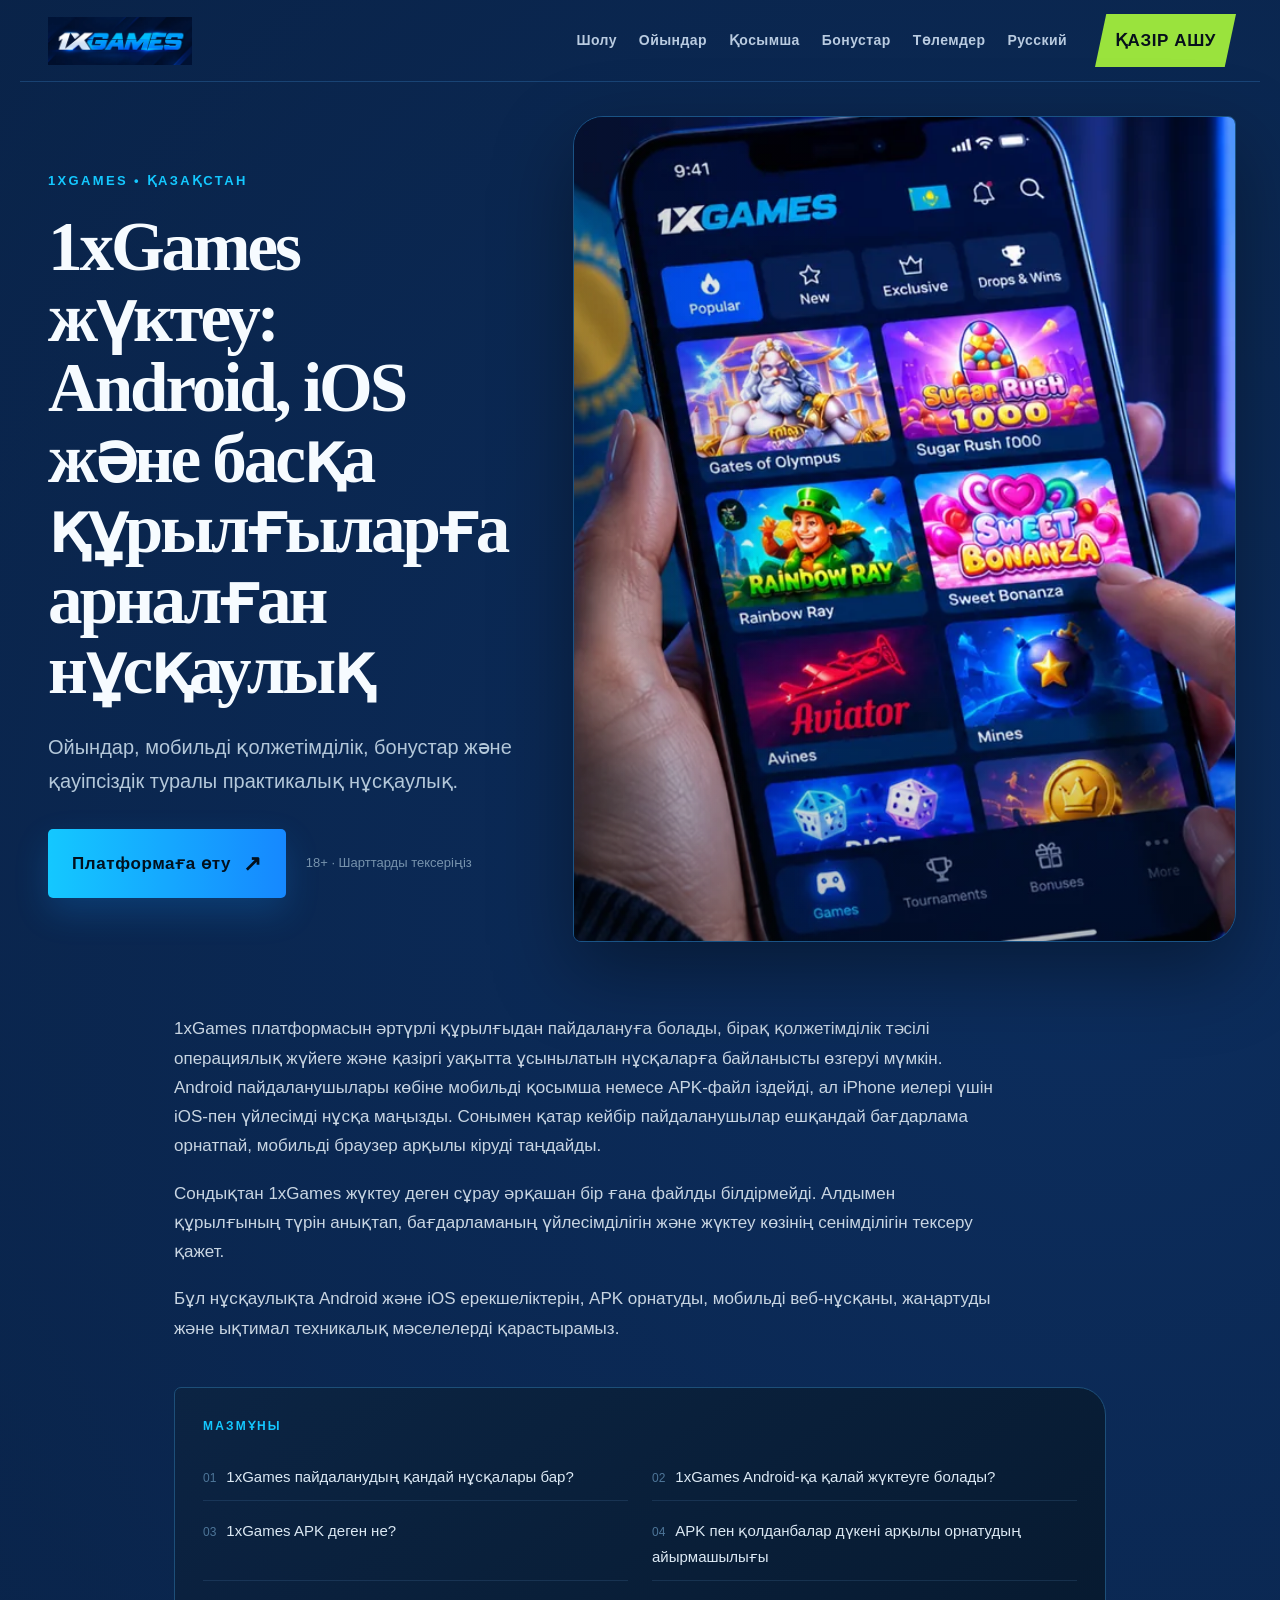
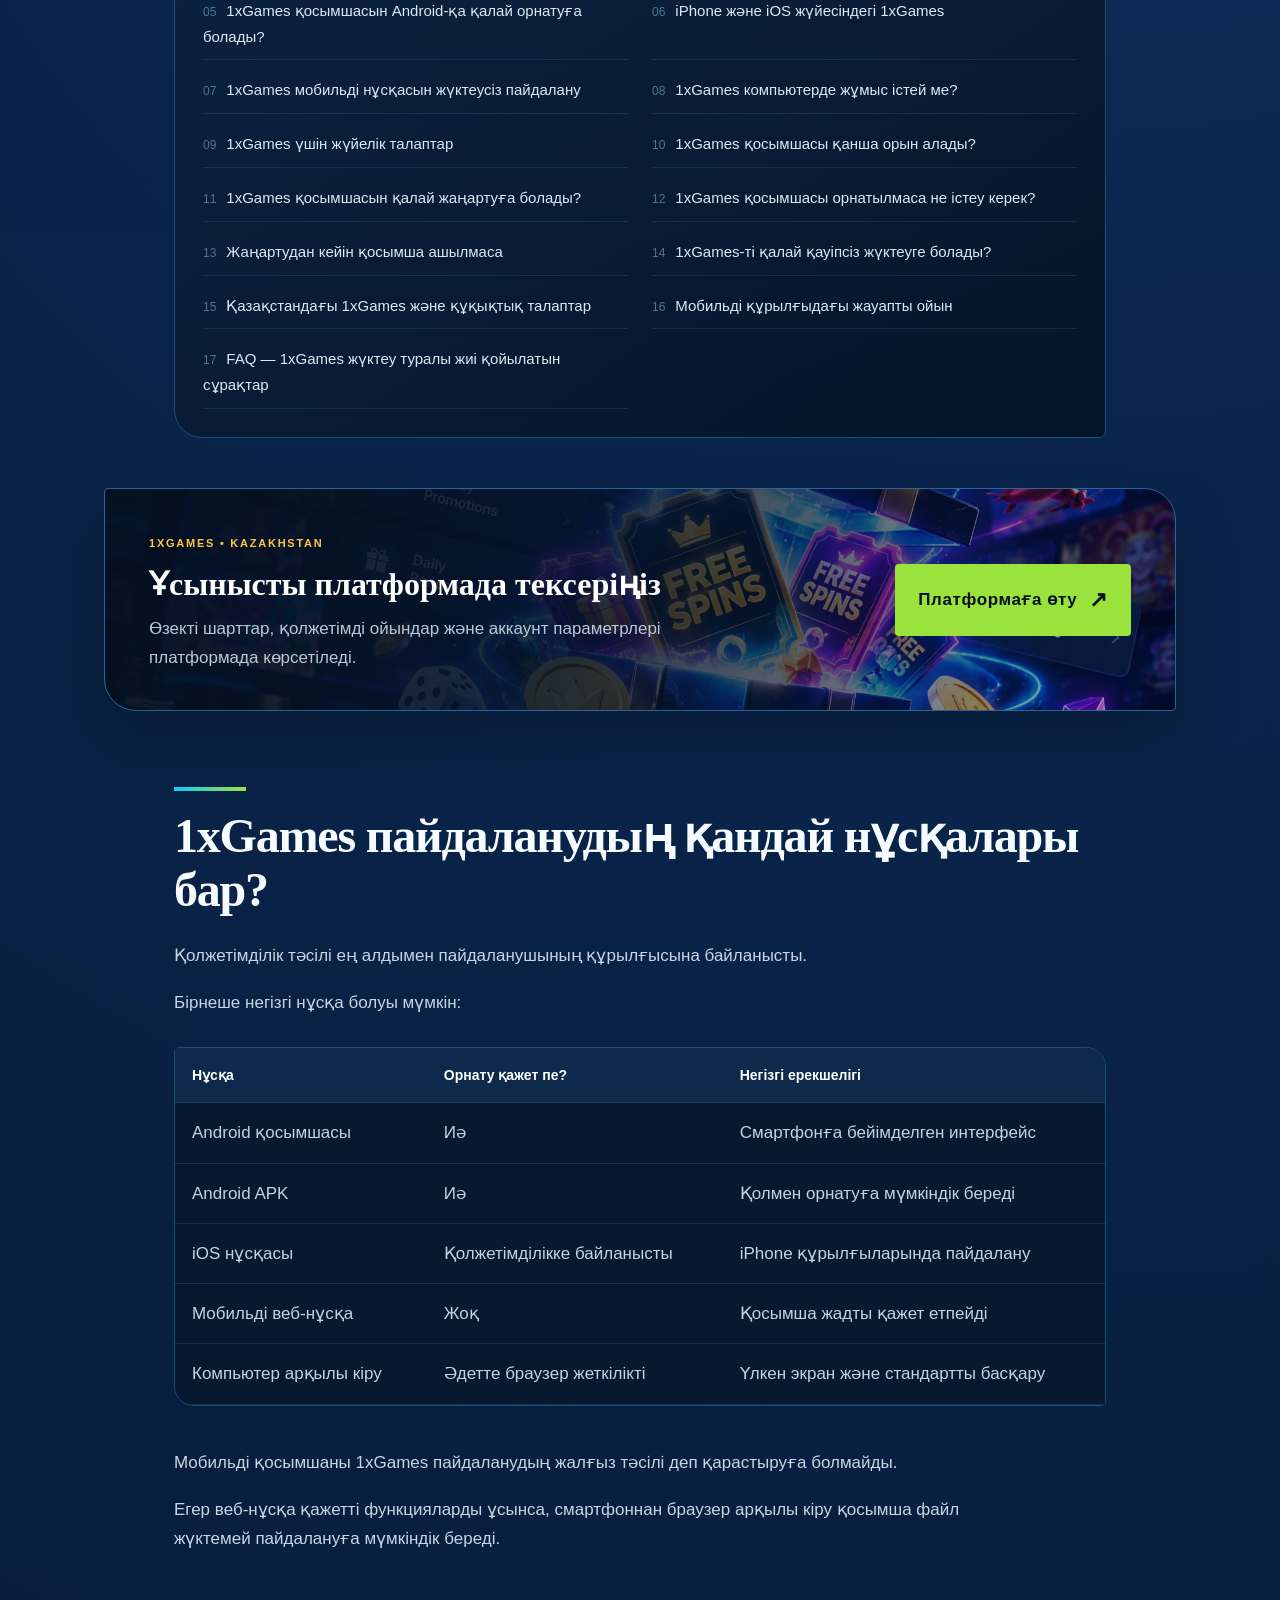
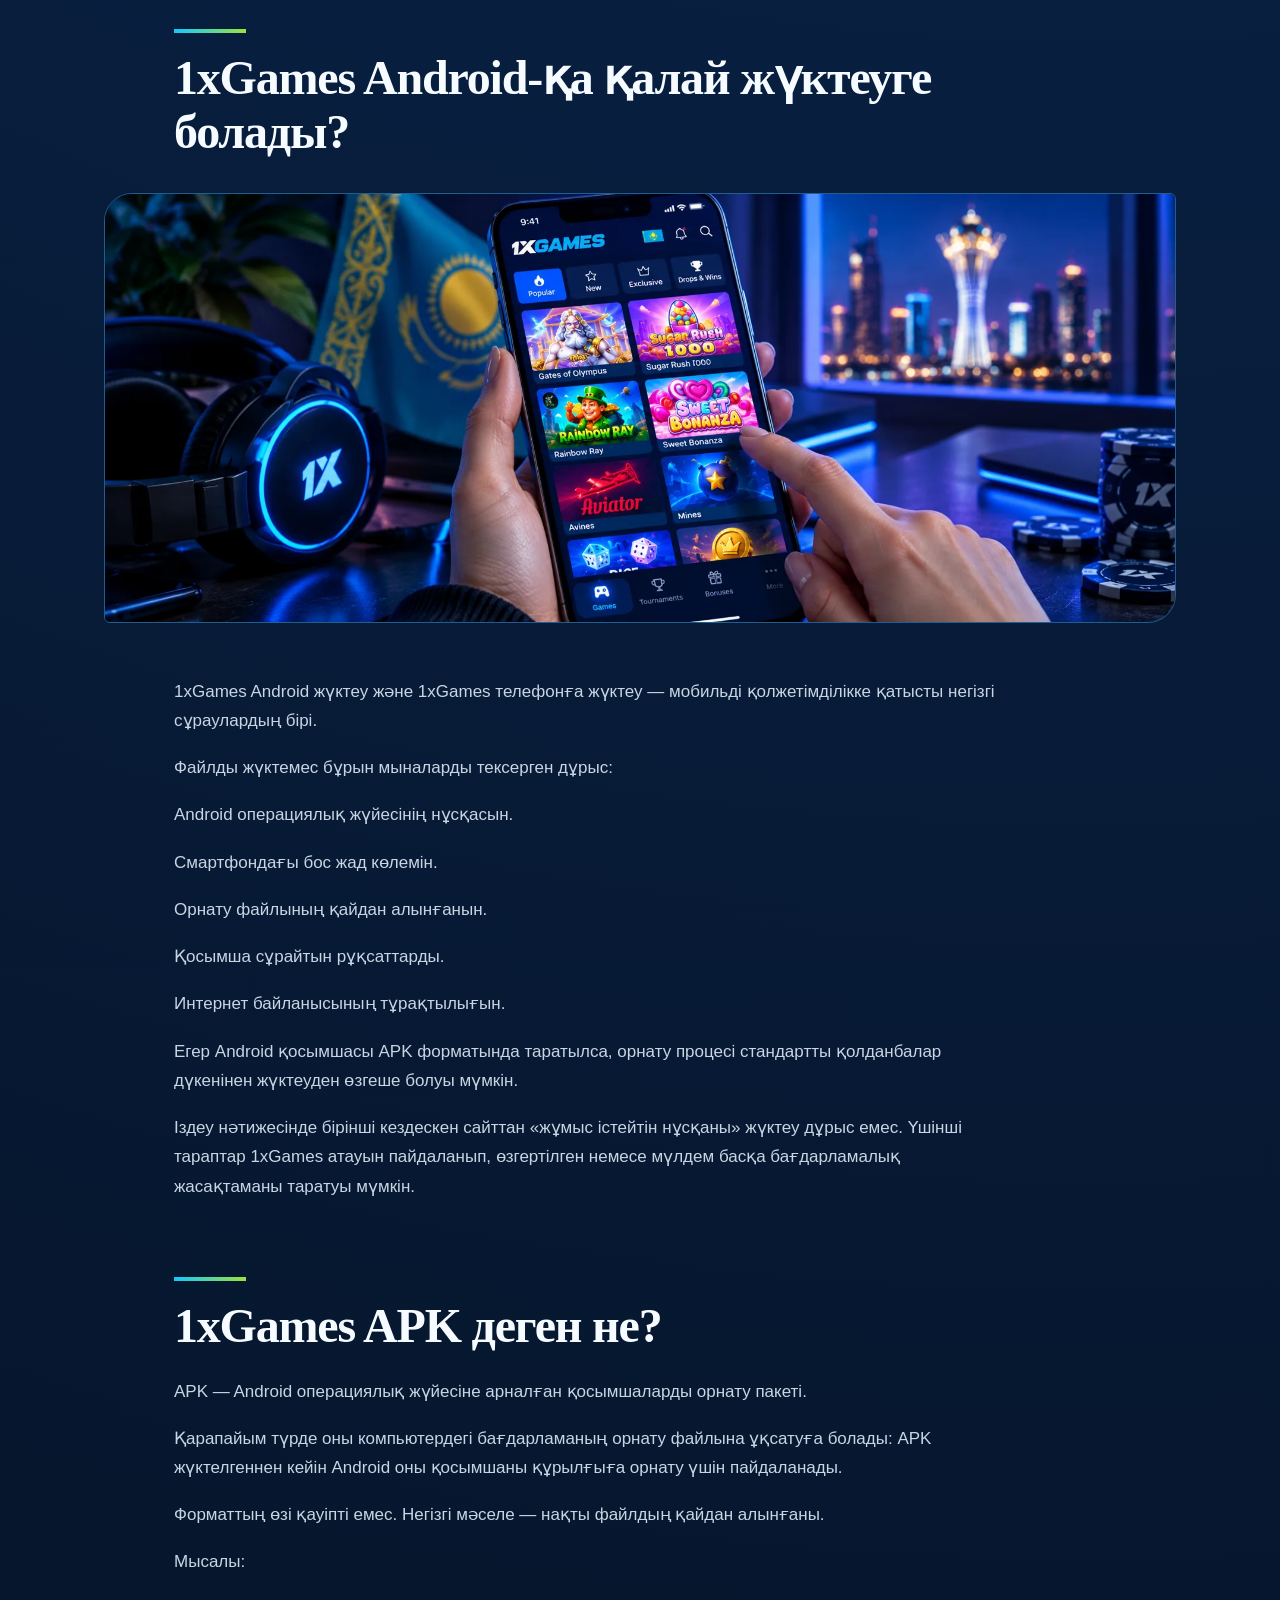
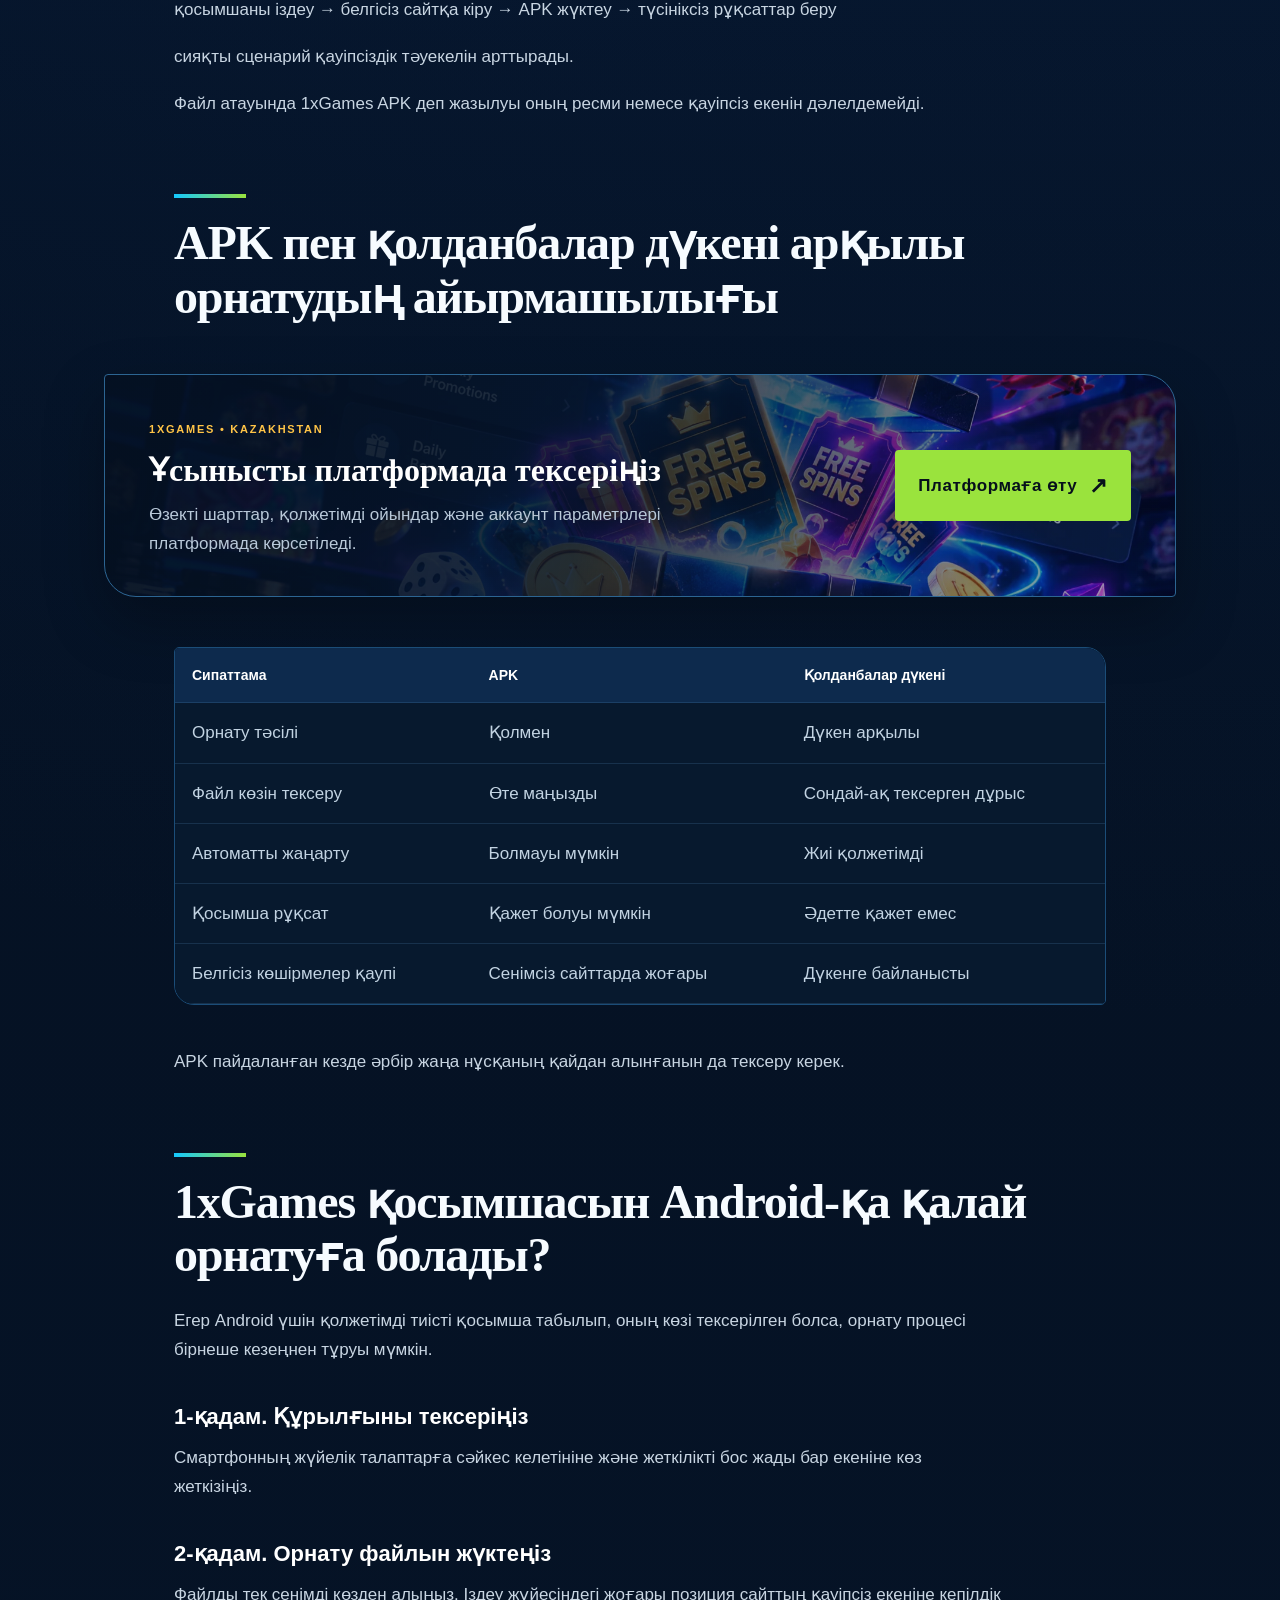
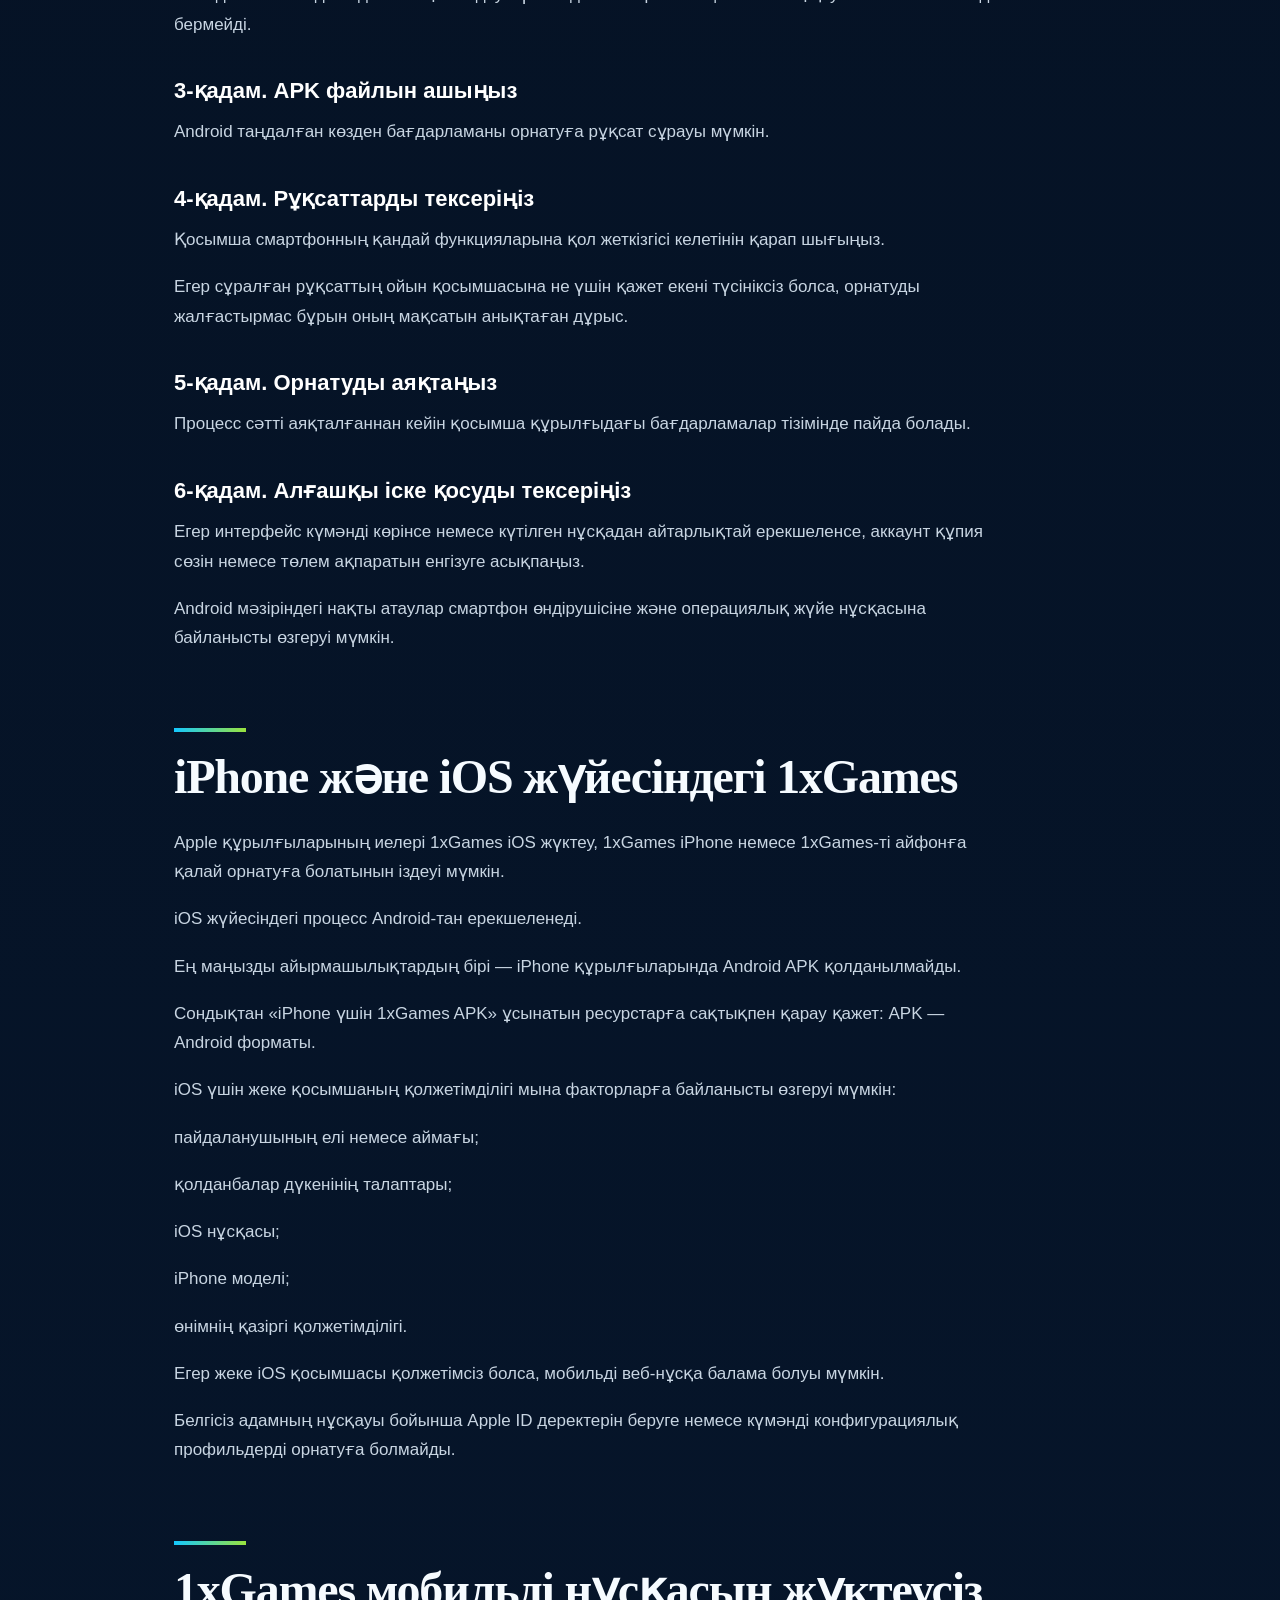
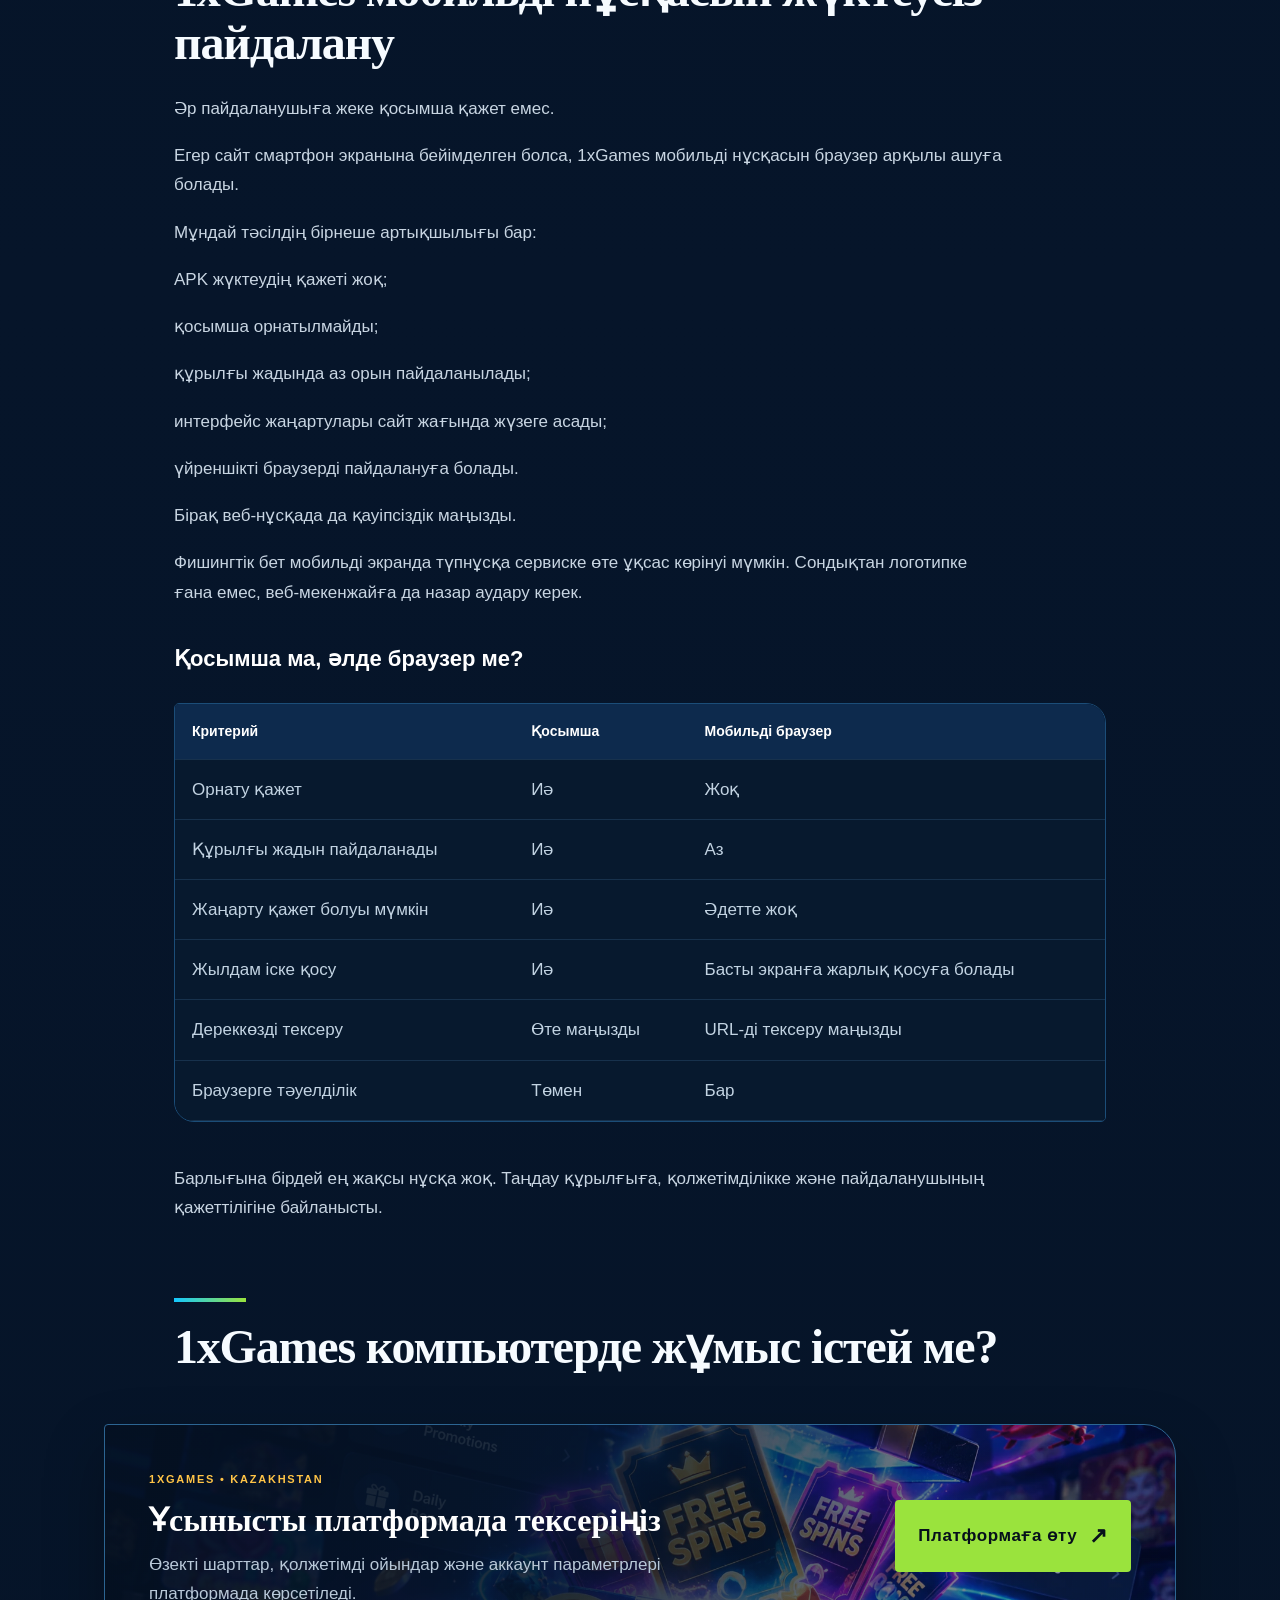
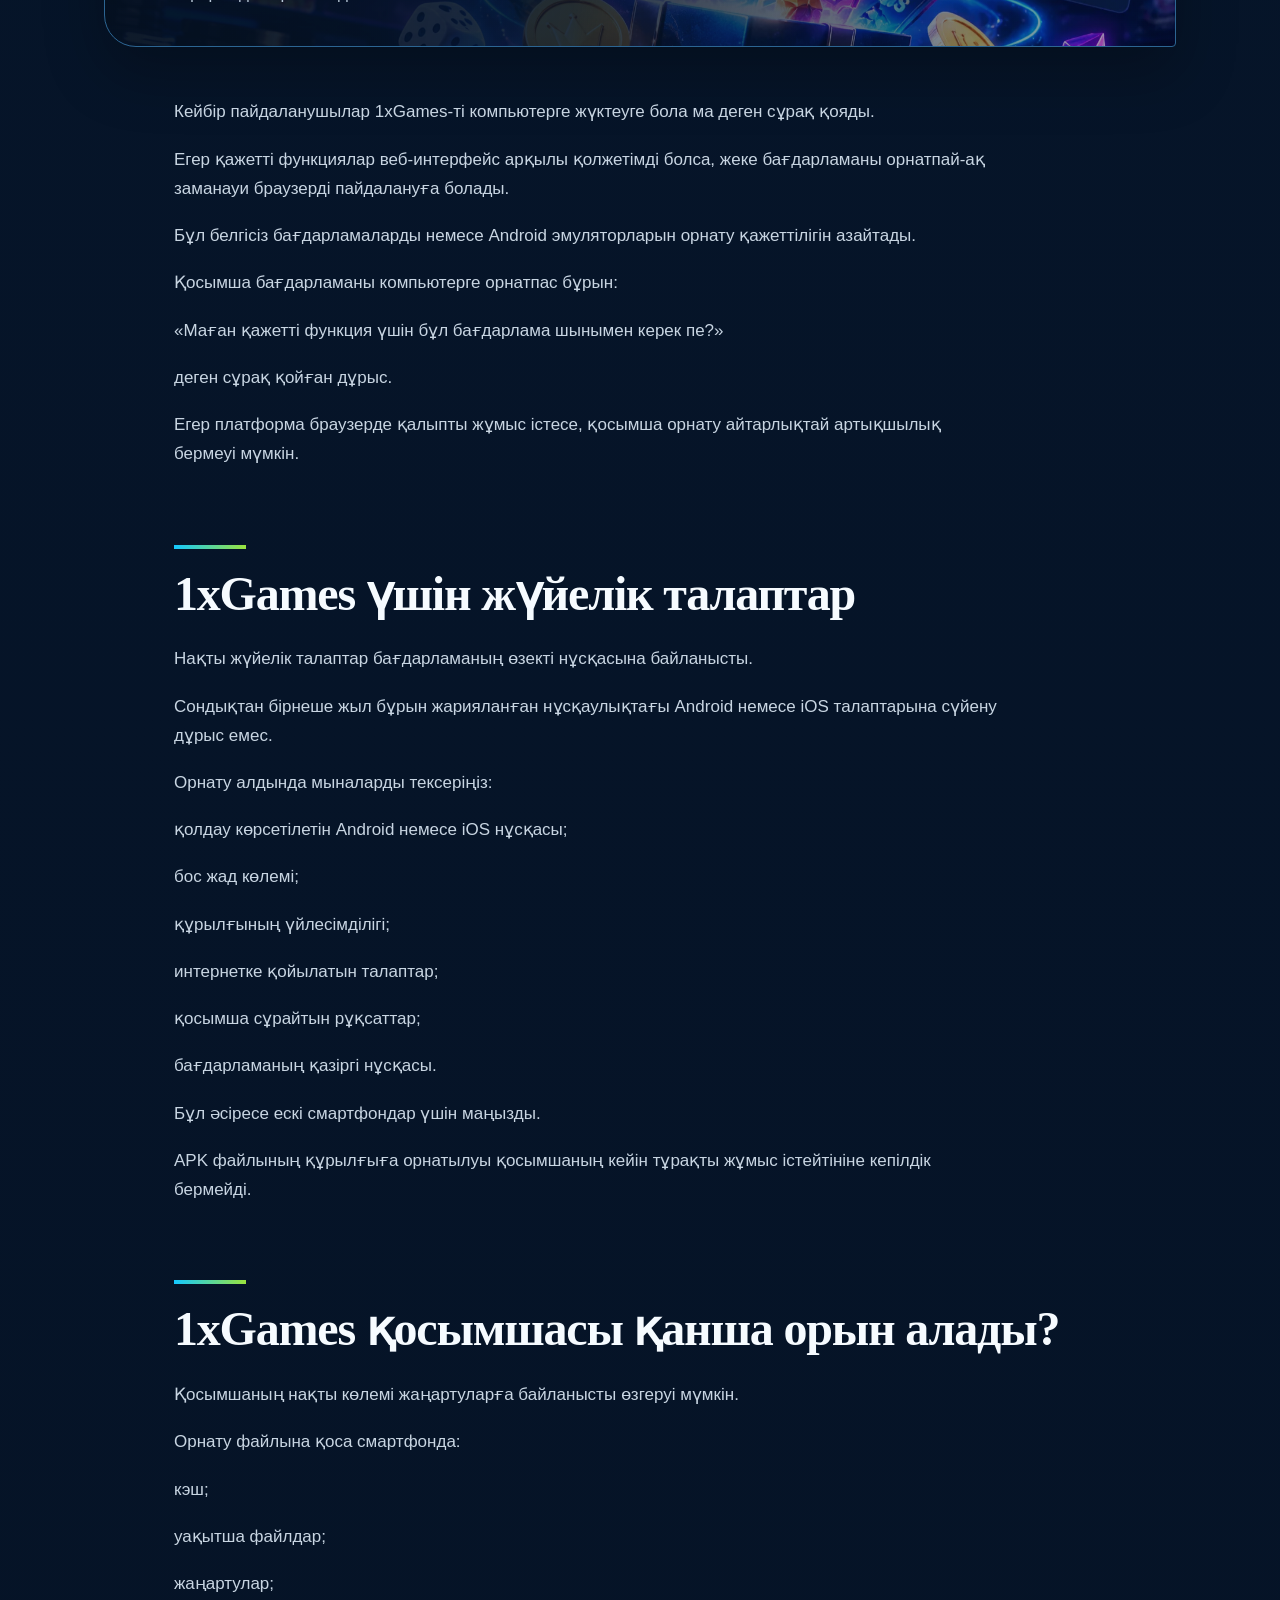
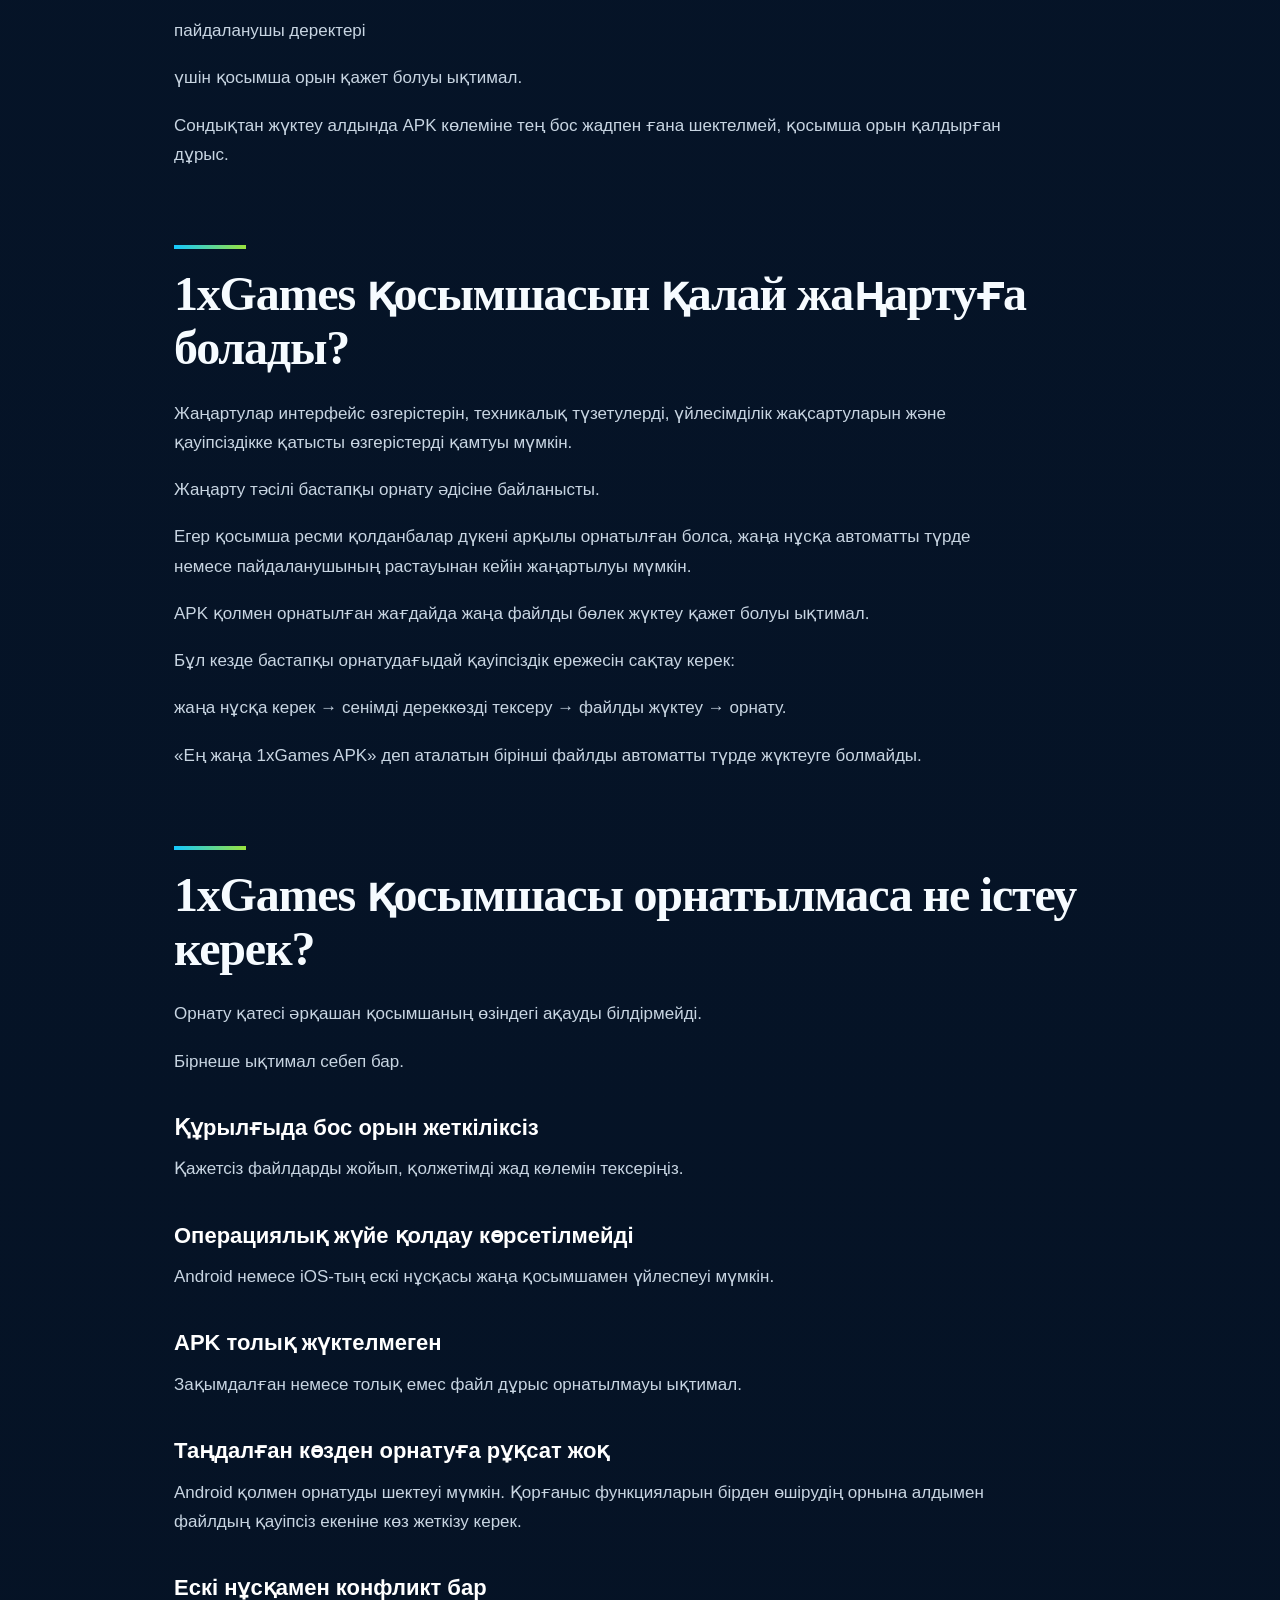
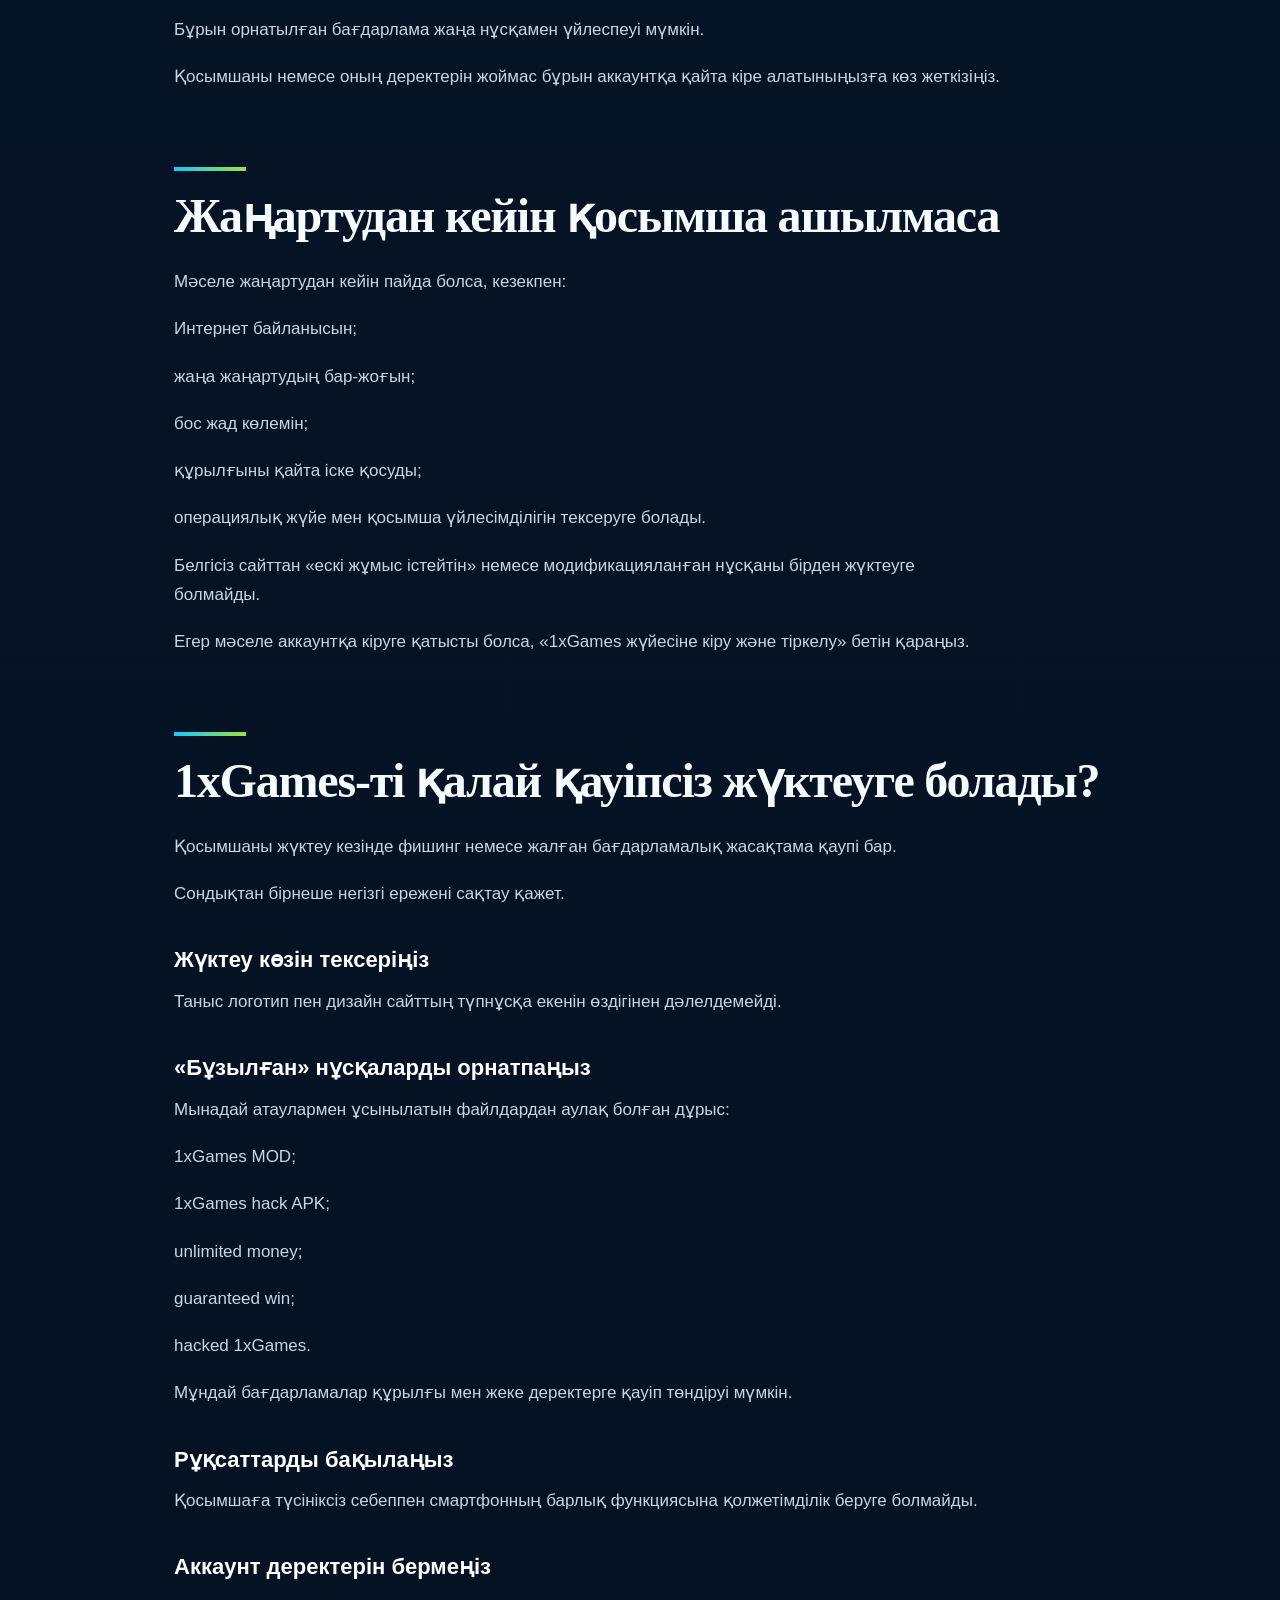
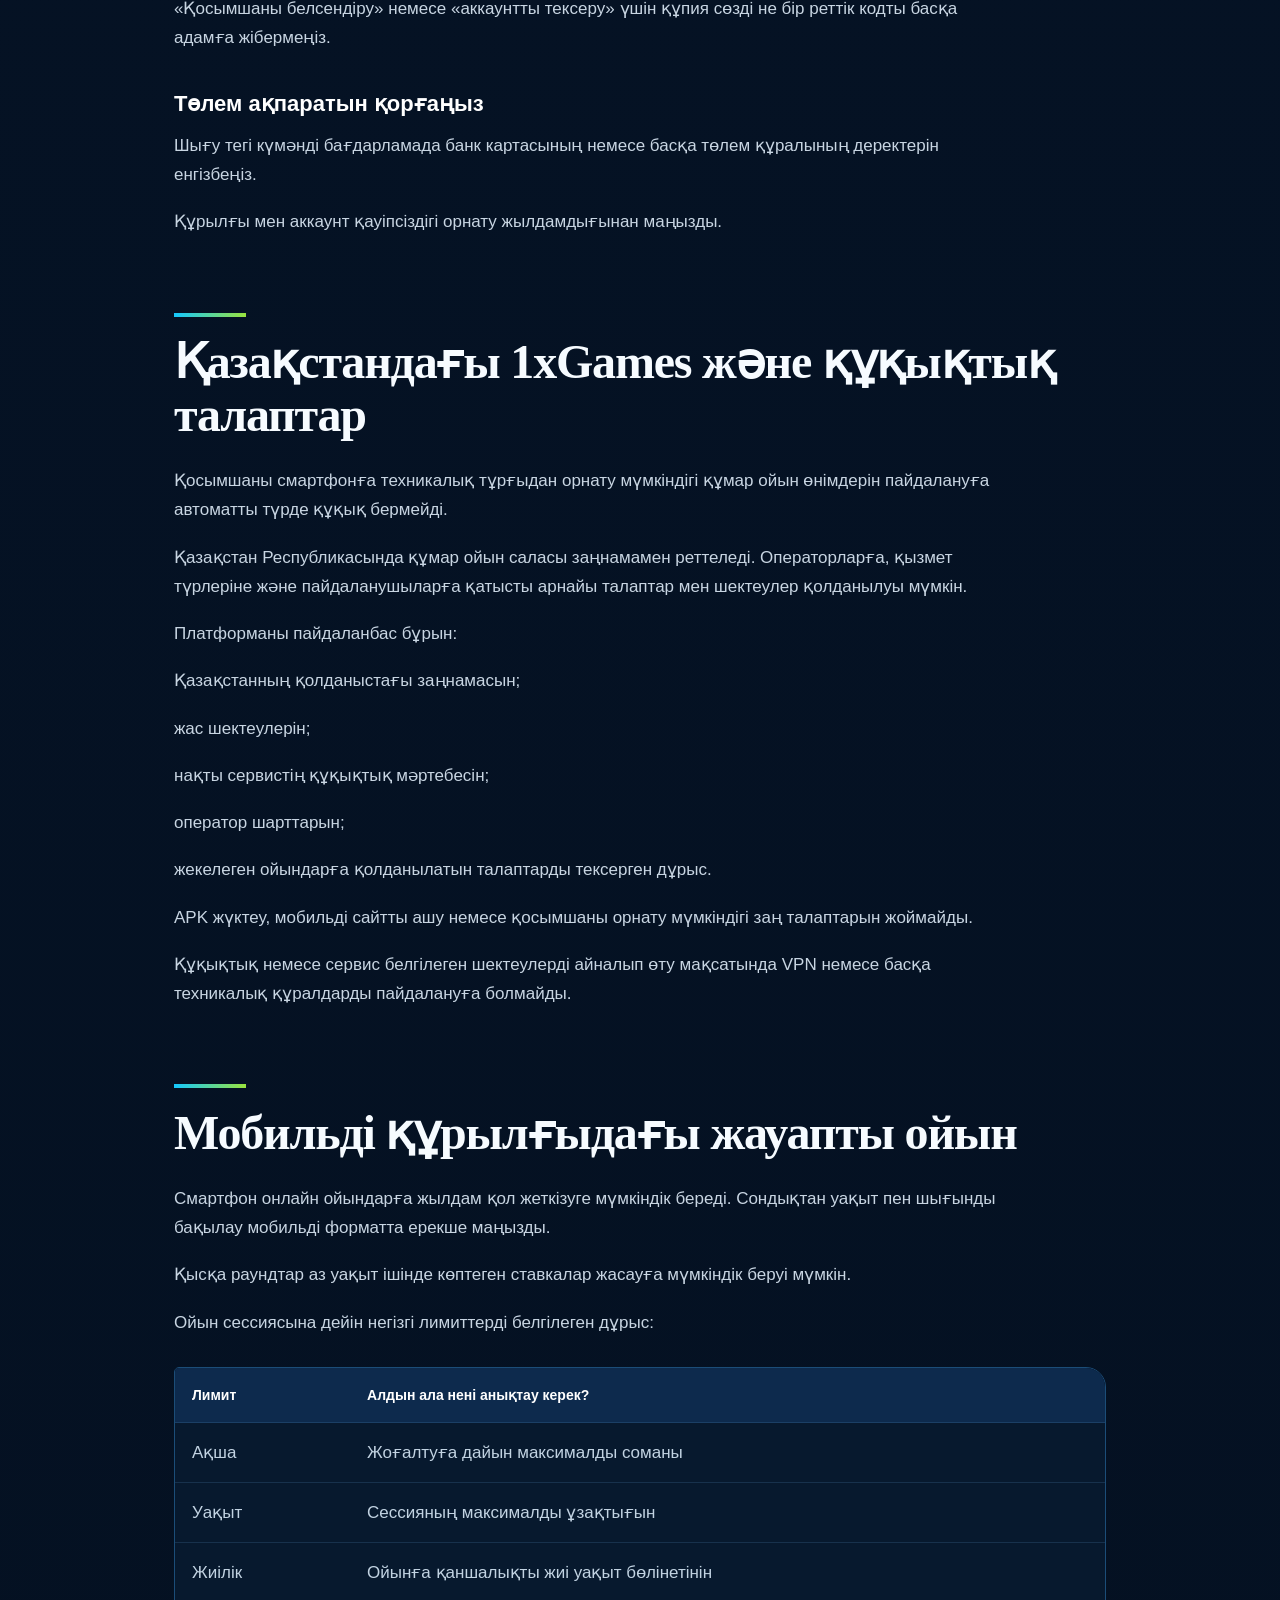
<file: kz/download/index.html>
<!doctype html><html lang="kk-KZ"><head><meta charset="utf-8"><meta name="viewport" content="width=device-width,initial-scale=1"><title>1xGames жүктеу — Android, iOS және телефонға арналған қосымша</title><meta name="description" content="1xGames қосымшасын Android, iPhone және басқа құрылғыларға қалай жүктеуге болатынын біліңіз. APK, мобильді нұсқа, орнату, жаңарту және қауіпсіздік туралы нұсқаулық."><link rel="canonical" href="https://buytimeinc.com/kz/download/"><meta name="robots" content="index,follow"><meta name="google-site-verification" content="jDBBeCV9BaRuZMuzhp5bjR_psVSN-O8ITCXYPD31RJw" /><meta property="og:title" content="1xGames жүктеу — Android, iOS және телефонға арналған қосымша"><meta property="og:description" content="1xGames қосымшасын Android, iPhone және басқа құрылғыларға қалай жүктеуге болатынын біліңіз. APK, мобильді нұсқа, орнату, жаңарту және қауіпсіздік туралы нұсқаулық."><meta property="og:url" content="https://buytimeinc.com/kz/download/"><meta property="og:type" content="website"><meta property="og:image" content="https://buytimeinc.com/assets/img/hero.webp"><meta name="twitter:card" content="summary_large_image"><link rel="icon" href="/assets/img/favicon.webp"><link rel="stylesheet" href="/assets/css/site.css"></head><body>
<header class="site-head"><a class="brand" href="/kz/"><img src="/assets/img/logo.webp" alt="1xGames"></a><nav class="main-nav"><a href="/kz/">Шолу</a><a href="/kz/games/">Ойындар</a><a href="/kz/download/">Қосымша</a><a href="/kz/bonuses/">Бонустар</a><a href="/kz/payments/">Төлемдер</a><a href="/">Русский</a></nav><a class="head-button" href="/go/">ҚАЗІР АШУ</a></header>
<main><section class="hero"><div class="hero-copy"><span class="eyebrow">1XGAMES • ҚАЗАҚСТАН</span><h1>1xGames жүктеу: Android, iOS және басқа құрылғыларға арналған нұсқаулық</h1><p>Ойындар, мобильді қолжетімділік, бонустар және қауіпсіздік туралы практикалық нұсқаулық.</p><div class="hero-actions"><a class="primary-button" href="/go/">Платформаға өту <span>↗</span></a><span class="hero-note">18+ · Шарттарды тексеріңіз</span></div></div><div class="hero-media"><img src="/assets/img/app.webp" alt="1xGames Kazakhstan"></div></section>
<article class="article"><p>1xGames платформасын әртүрлі құрылғыдан пайдалануға болады, бірақ қолжетімділік тәсілі операциялық жүйеге және қазіргі уақытта ұсынылатын нұсқаларға байланысты өзгеруі мүмкін. Android пайдаланушылары көбіне мобильді қосымша немесе APK-файл іздейді, ал iPhone иелері үшін iOS-пен үйлесімді нұсқа маңызды. Сонымен қатар кейбір пайдаланушылар ешқандай бағдарлама орнатпай, мобильді браузер арқылы кіруді таңдайды.</p><p>Сондықтан 1xGames жүктеу деген сұрау әрқашан бір ғана файлды білдірмейді. Алдымен құрылғының түрін анықтап, бағдарламаның үйлесімділігін және жүктеу көзінің сенімділігін тексеру қажет.</p><p>Бұл нұсқаулықта Android және iOS ерекшеліктерін, APK орнатуды, мобильді веб-нұсқаны, жаңартуды және ықтимал техникалық мәселелерді қарастырамыз.</p><nav class="toc"><div class="toc-label">МАЗМҰНЫ</div><div class="toc-grid"><a href="#1xgames-пайдаланудың-қандай-нұсқалары-бар"><span>01</span>1xGames пайдаланудың қандай нұсқалары бар?</a><a href="#1xgames-android-қа-қалай-жүктеуге-болады"><span>02</span>1xGames Android-қа қалай жүктеуге болады?</a><a href="#1xgames-apk-деген-не"><span>03</span>1xGames APK деген не?</a><a href="#apk-пен-қолданбалар-дүкені-арқылы-орнатудың-айырмашылығы"><span>04</span>APK пен қолданбалар дүкені арқылы орнатудың айырмашылығы</a><a href="#1xgames-қосымшасын-android-қа-қалай-орнатуға-болады"><span>05</span>1xGames қосымшасын Android-қа қалай орнатуға болады?</a><a href="#iphone-және-ios-жүйесіндегі-1xgames"><span>06</span>iPhone және iOS жүйесіндегі 1xGames</a><a href="#1xgames-мобильді-нұсқасын-жүктеусіз-пайдалану"><span>07</span>1xGames мобильді нұсқасын жүктеусіз пайдалану</a><a href="#1xgames-компьютерде-жұмыс-істей-ме"><span>08</span>1xGames компьютерде жұмыс істей ме?</a><a href="#1xgames-үшін-жүйелік-талаптар"><span>09</span>1xGames үшін жүйелік талаптар</a><a href="#1xgames-қосымшасы-қанша-орын-алады"><span>10</span>1xGames қосымшасы қанша орын алады?</a><a href="#1xgames-қосымшасын-қалай-жаңартуға-болады"><span>11</span>1xGames қосымшасын қалай жаңартуға болады?</a><a href="#1xgames-қосымшасы-орнатылмаса-не-істеу-керек"><span>12</span>1xGames қосымшасы орнатылмаса не істеу керек?</a><a href="#жаңартудан-кейін-қосымша-ашылмаса"><span>13</span>Жаңартудан кейін қосымша ашылмаса</a><a href="#1xgames-ті-қалай-қауіпсіз-жүктеуге-болады"><span>14</span>1xGames-ті қалай қауіпсіз жүктеуге болады?</a><a href="#қазақстандағы-1xgames-және-құқықтық-талаптар"><span>15</span>Қазақстандағы 1xGames және құқықтық талаптар</a><a href="#мобильді-құрылғыдағы-жауапты-ойын"><span>16</span>Мобильді құрылғыдағы жауапты ойын</a><a href="#faq-1xgames-жүктеу-туралы-жиі-қойылатын-сұрақтар"><span>17</span>FAQ — 1xGames жүктеу туралы жиі қойылатын сұрақтар</a></div></nav><aside class="cta-band"><div><span class="cta-kicker">1XGAMES • KAZAKHSTAN</span><h3>Ұсынысты платформада тексеріңіз</h3><p>Өзекті шарттар, қолжетімді ойындар және аккаунт параметрлері платформада көрсетіледі.</p></div><a class="cta-button" href="/go/">Платформаға өту<span>↗</span></a></aside><h2 id="1xgames-пайдаланудың-қандай-нұсқалары-бар">1xGames пайдаланудың қандай нұсқалары бар?</h2><p>Қолжетімділік тәсілі ең алдымен пайдаланушының құрылғысына байланысты.</p><p>Бірнеше негізгі нұсқа болуы мүмкін:</p><div class="table-wrap"><table><tr><th>Нұсқа</th><th>Орнату қажет пе?</th><th>Негізгі ерекшелігі</th></tr><tr><td>Android қосымшасы</td><td>Иә</td><td>Смартфонға бейімделген интерфейс</td></tr><tr><td>Android APK</td><td>Иә</td><td>Қолмен орнатуға мүмкіндік береді</td></tr><tr><td>iOS нұсқасы</td><td>Қолжетімділікке байланысты</td><td>iPhone құрылғыларында пайдалану</td></tr><tr><td>Мобильді веб-нұсқа</td><td>Жоқ</td><td>Қосымша жадты қажет етпейді</td></tr><tr><td>Компьютер арқылы кіру</td><td>Әдетте браузер жеткілікті</td><td>Үлкен экран және стандартты басқару</td></tr></table></div><p>Мобильді қосымшаны 1xGames пайдаланудың жалғыз тәсілі деп қарастыруға болмайды.</p><p>Егер веб-нұсқа қажетті функцияларды ұсынса, смартфоннан браузер арқылы кіру қосымша файл жүктемей пайдалануға мүмкіндік береді.</p><h2 id="1xgames-android-қа-қалай-жүктеуге-болады">1xGames Android-қа қалай жүктеуге болады?</h2><figure class="feature-visual"><img src="/assets/img/app.webp" alt="1xGames Kazakhstan" loading="lazy"></figure><p>1xGames Android жүктеу және 1xGames телефонға жүктеу — мобильді қолжетімділікке қатысты негізгі сұраулардың бірі.</p><p>Файлды жүктемес бұрын мыналарды тексерген дұрыс:</p><p>Android операциялық жүйесінің нұсқасын.</p><p>Смартфондағы бос жад көлемін.</p><p>Орнату файлының қайдан алынғанын.</p><p>Қосымша сұрайтын рұқсаттарды.</p><p>Интернет байланысының тұрақтылығын.</p><p>Егер Android қосымшасы APK форматында таратылса, орнату процесі стандартты қолданбалар дүкенінен жүктеуден өзгеше болуы мүмкін.</p><p>Іздеу нәтижесінде бірінші кездескен сайттан «жұмыс істейтін нұсқаны» жүктеу дұрыс емес. Үшінші тараптар 1xGames атауын пайдаланып, өзгертілген немесе мүлдем басқа бағдарламалық жасақтаманы таратуы мүмкін.</p><h2 id="1xgames-apk-деген-не">1xGames APK деген не?</h2><p>APK — Android операциялық жүйесіне арналған қосымшаларды орнату пакеті.</p><p>Қарапайым түрде оны компьютердегі бағдарламаның орнату файлына ұқсатуға болады: APK жүктелгеннен кейін Android оны қосымшаны құрылғыға орнату үшін пайдаланады.</p><p>Форматтың өзі қауіпті емес. Негізгі мәселе — нақты файлдың қайдан алынғаны.</p><p>Мысалы:</p><p>қосымшаны іздеу → белгісіз сайтқа кіру → APK жүктеу → түсініксіз рұқсаттар беру</p><p>сияқты сценарий қауіпсіздік тәуекелін арттырады.</p><p>Файл атауында 1xGames APK деп жазылуы оның ресми немесе қауіпсіз екенін дәлелдемейді.</p><h2 id="apk-пен-қолданбалар-дүкені-арқылы-орнатудың-айырмашылығы">APK пен қолданбалар дүкені арқылы орнатудың айырмашылығы</h2><aside class="cta-band"><div><span class="cta-kicker">1XGAMES • KAZAKHSTAN</span><h3>Ұсынысты платформада тексеріңіз</h3><p>Өзекті шарттар, қолжетімді ойындар және аккаунт параметрлері платформада көрсетіледі.</p></div><a class="cta-button" href="/go/">Платформаға өту<span>↗</span></a></aside><div class="table-wrap"><table><tr><th>Сипаттама</th><th>APK</th><th>Қолданбалар дүкені</th></tr><tr><td>Орнату тәсілі</td><td>Қолмен</td><td>Дүкен арқылы</td></tr><tr><td>Файл көзін тексеру</td><td>Өте маңызды</td><td>Сондай-ақ тексерген дұрыс</td></tr><tr><td>Автоматты жаңарту</td><td>Болмауы мүмкін</td><td>Жиі қолжетімді</td></tr><tr><td>Қосымша рұқсат</td><td>Қажет болуы мүмкін</td><td>Әдетте қажет емес</td></tr><tr><td>Белгісіз көшірмелер қаупі</td><td>Сенімсіз сайттарда жоғары</td><td>Дүкенге байланысты</td></tr></table></div><p>APK пайдаланған кезде әрбір жаңа нұсқаның қайдан алынғанын да тексеру керек.</p><h2 id="1xgames-қосымшасын-android-қа-қалай-орнатуға-болады">1xGames қосымшасын Android-қа қалай орнатуға болады?</h2><p>Егер Android үшін қолжетімді тиісті қосымша табылып, оның көзі тексерілген болса, орнату процесі бірнеше кезеңнен тұруы мүмкін.</p><h3>1-қадам. Құрылғыны тексеріңіз</h3><p>Смартфонның жүйелік талаптарға сәйкес келетініне және жеткілікті бос жады бар екеніне көз жеткізіңіз.</p><h3>2-қадам. Орнату файлын жүктеңіз</h3><p>Файлды тек сенімді көзден алыңыз. Іздеу жүйесіндегі жоғары позиция сайттың қауіпсіз екеніне кепілдік бермейді.</p><h3>3-қадам. APK файлын ашыңыз</h3><p>Android таңдалған көзден бағдарламаны орнатуға рұқсат сұрауы мүмкін.</p><h3>4-қадам. Рұқсаттарды тексеріңіз</h3><p>Қосымша смартфонның қандай функцияларына қол жеткізгісі келетінін қарап шығыңыз.</p><p>Егер сұралған рұқсаттың ойын қосымшасына не үшін қажет екені түсініксіз болса, орнатуды жалғастырмас бұрын оның мақсатын анықтаған дұрыс.</p><h3>5-қадам. Орнатуды аяқтаңыз</h3><p>Процесс сәтті аяқталғаннан кейін қосымша құрылғыдағы бағдарламалар тізімінде пайда болады.</p><h3>6-қадам. Алғашқы іске қосуды тексеріңіз</h3><p>Егер интерфейс күмәнді көрінсе немесе күтілген нұсқадан айтарлықтай ерекшеленсе, аккаунт құпия сөзін немесе төлем ақпаратын енгізуге асықпаңыз.</p><p>Android мәзіріндегі нақты атаулар смартфон өндірушісіне және операциялық жүйе нұсқасына байланысты өзгеруі мүмкін.</p><h2 id="iphone-және-ios-жүйесіндегі-1xgames">iPhone және iOS жүйесіндегі 1xGames</h2><p>Apple құрылғыларының иелері 1xGames iOS жүктеу, 1xGames iPhone немесе 1xGames-ті айфонға қалай орнатуға болатынын іздеуі мүмкін.</p><p>iOS жүйесіндегі процесс Android-тан ерекшеленеді.</p><p>Ең маңызды айырмашылықтардың бірі — iPhone құрылғыларында Android APK қолданылмайды.</p><p>Сондықтан «iPhone үшін 1xGames APK» ұсынатын ресурстарға сақтықпен қарау қажет: APK — Android форматы.</p><p>iOS үшін жеке қосымшаның қолжетімділігі мына факторларға байланысты өзгеруі мүмкін:</p><p>пайдаланушының елі немесе аймағы;</p><p>қолданбалар дүкенінің талаптары;</p><p>iOS нұсқасы;</p><p>iPhone моделі;</p><p>өнімнің қазіргі қолжетімділігі.</p><p>Егер жеке iOS қосымшасы қолжетімсіз болса, мобильді веб-нұсқа балама болуы мүмкін.</p><p>Белгісіз адамның нұсқауы бойынша Apple ID деректерін беруге немесе күмәнді конфигурациялық профильдерді орнатуға болмайды.</p><h2 id="1xgames-мобильді-нұсқасын-жүктеусіз-пайдалану">1xGames мобильді нұсқасын жүктеусіз пайдалану</h2><p>Әр пайдаланушыға жеке қосымша қажет емес.</p><p>Егер сайт смартфон экранына бейімделген болса, 1xGames мобильді нұсқасын браузер арқылы ашуға болады.</p><p>Мұндай тәсілдің бірнеше артықшылығы бар:</p><p>APK жүктеудің қажеті жоқ;</p><p>қосымша орнатылмайды;</p><p>құрылғы жадында аз орын пайдаланылады;</p><p>интерфейс жаңартулары сайт жағында жүзеге асады;</p><p>үйреншікті браузерді пайдалануға болады.</p><p>Бірақ веб-нұсқада да қауіпсіздік маңызды.</p><p>Фишингтік бет мобильді экранда түпнұсқа сервиске өте ұқсас көрінуі мүмкін. Сондықтан логотипке ғана емес, веб-мекенжайға да назар аудару керек.</p><h3>Қосымша ма, әлде браузер ме?</h3><div class="table-wrap"><table><tr><th>Критерий</th><th>Қосымша</th><th>Мобильді браузер</th></tr><tr><td>Орнату қажет</td><td>Иә</td><td>Жоқ</td></tr><tr><td>Құрылғы жадын пайдаланады</td><td>Иә</td><td>Аз</td></tr><tr><td>Жаңарту қажет болуы мүмкін</td><td>Иә</td><td>Әдетте жоқ</td></tr><tr><td>Жылдам іске қосу</td><td>Иә</td><td>Басты экранға жарлық қосуға болады</td></tr><tr><td>Дереккөзді тексеру</td><td>Өте маңызды</td><td>URL-ді тексеру маңызды</td></tr><tr><td>Браузерге тәуелділік</td><td>Төмен</td><td>Бар</td></tr></table></div><p>Барлығына бірдей ең жақсы нұсқа жоқ. Таңдау құрылғыға, қолжетімділікке және пайдаланушының қажеттілігіне байланысты.</p><h2 id="1xgames-компьютерде-жұмыс-істей-ме">1xGames компьютерде жұмыс істей ме?</h2><aside class="cta-band"><div><span class="cta-kicker">1XGAMES • KAZAKHSTAN</span><h3>Ұсынысты платформада тексеріңіз</h3><p>Өзекті шарттар, қолжетімді ойындар және аккаунт параметрлері платформада көрсетіледі.</p></div><a class="cta-button" href="/go/">Платформаға өту<span>↗</span></a></aside><p>Кейбір пайдаланушылар 1xGames-ті компьютерге жүктеуге бола ма деген сұрақ қояды.</p><p>Егер қажетті функциялар веб-интерфейс арқылы қолжетімді болса, жеке бағдарламаны орнатпай-ақ заманауи браузерді пайдалануға болады.</p><p>Бұл белгісіз бағдарламаларды немесе Android эмуляторларын орнату қажеттілігін азайтады.</p><p>Қосымша бағдарламаны компьютерге орнатпас бұрын:</p><p>«Маған қажетті функция үшін бұл бағдарлама шынымен керек пе?»</p><p>деген сұрақ қойған дұрыс.</p><p>Егер платформа браузерде қалыпты жұмыс істесе, қосымша орнату айтарлықтай артықшылық бермеуі мүмкін.</p><h2 id="1xgames-үшін-жүйелік-талаптар">1xGames үшін жүйелік талаптар</h2><p>Нақты жүйелік талаптар бағдарламаның өзекті нұсқасына байланысты.</p><p>Сондықтан бірнеше жыл бұрын жарияланған нұсқаулықтағы Android немесе iOS талаптарына сүйену дұрыс емес.</p><p>Орнату алдында мыналарды тексеріңіз:</p><p>қолдау көрсетілетін Android немесе iOS нұсқасы;</p><p>бос жад көлемі;</p><p>құрылғының үйлесімділігі;</p><p>интернетке қойылатын талаптар;</p><p>қосымша сұрайтын рұқсаттар;</p><p>бағдарламаның қазіргі нұсқасы.</p><p>Бұл әсіресе ескі смартфондар үшін маңызды.</p><p>APK файлының құрылғыға орнатылуы қосымшаның кейін тұрақты жұмыс істейтініне кепілдік бермейді.</p><h2 id="1xgames-қосымшасы-қанша-орын-алады">1xGames қосымшасы қанша орын алады?</h2><p>Қосымшаның нақты көлемі жаңартуларға байланысты өзгеруі мүмкін.</p><p>Орнату файлына қоса смартфонда:</p><p>кэш;</p><p>уақытша файлдар;</p><p>жаңартулар;</p><p>пайдаланушы деректері</p><p>үшін қосымша орын қажет болуы ықтимал.</p><p>Сондықтан жүктеу алдында APK көлеміне тең бос жадпен ғана шектелмей, қосымша орын қалдырған дұрыс.</p><h2 id="1xgames-қосымшасын-қалай-жаңартуға-болады">1xGames қосымшасын қалай жаңартуға болады?</h2><p>Жаңартулар интерфейс өзгерістерін, техникалық түзетулерді, үйлесімділік жақсартуларын және қауіпсіздікке қатысты өзгерістерді қамтуы мүмкін.</p><p>Жаңарту тәсілі бастапқы орнату әдісіне байланысты.</p><p>Егер қосымша ресми қолданбалар дүкені арқылы орнатылған болса, жаңа нұсқа автоматты түрде немесе пайдаланушының растауынан кейін жаңартылуы мүмкін.</p><p>APK қолмен орнатылған жағдайда жаңа файлды бөлек жүктеу қажет болуы ықтимал.</p><p>Бұл кезде бастапқы орнатудағыдай қауіпсіздік ережесін сақтау керек:</p><p>жаңа нұсқа керек → сенімді дереккөзді тексеру → файлды жүктеу → орнату.</p><p>«Ең жаңа 1xGames APK» деп аталатын бірінші файлды автоматты түрде жүктеуге болмайды.</p><h2 id="1xgames-қосымшасы-орнатылмаса-не-істеу-керек">1xGames қосымшасы орнатылмаса не істеу керек?</h2><p>Орнату қатесі әрқашан қосымшаның өзіндегі ақауды білдірмейді.</p><p>Бірнеше ықтимал себеп бар.</p><h3>Құрылғыда бос орын жеткіліксіз</h3><p>Қажетсіз файлдарды жойып, қолжетімді жад көлемін тексеріңіз.</p><h3>Операциялық жүйе қолдау көрсетілмейді</h3><p>Android немесе iOS-тың ескі нұсқасы жаңа қосымшамен үйлеспеуі мүмкін.</p><h3>APK толық жүктелмеген</h3><p>Зақымдалған немесе толық емес файл дұрыс орнатылмауы ықтимал.</p><h3>Таңдалған көзден орнатуға рұқсат жоқ</h3><p>Android қолмен орнатуды шектеуі мүмкін. Қорғаныс функцияларын бірден өшірудің орнына алдымен файлдың қауіпсіз екеніне көз жеткізу керек.</p><h3>Ескі нұсқамен конфликт бар</h3><p>Бұрын орнатылған бағдарлама жаңа нұсқамен үйлеспеуі мүмкін.</p><p>Қосымшаны немесе оның деректерін жоймас бұрын аккаунтқа қайта кіре алатыныңызға көз жеткізіңіз.</p><h2 id="жаңартудан-кейін-қосымша-ашылмаса">Жаңартудан кейін қосымша ашылмаса</h2><p>Мәселе жаңартудан кейін пайда болса, кезекпен:</p><p>Интернет байланысын;</p><p>жаңа жаңартудың бар-жоғын;</p><p>бос жад көлемін;</p><p>құрылғыны қайта іске қосуды;</p><p>операциялық жүйе мен қосымша үйлесімділігін тексеруге болады.</p><p>Белгісіз сайттан «ескі жұмыс істейтін» немесе модификацияланған нұсқаны бірден жүктеуге болмайды.</p><p>Егер мәселе аккаунтқа кіруге қатысты болса, «1xGames жүйесіне кіру және тіркелу» бетін қараңыз.</p><h2 id="1xgames-ті-қалай-қауіпсіз-жүктеуге-болады">1xGames-ті қалай қауіпсіз жүктеуге болады?</h2><p>Қосымшаны жүктеу кезінде фишинг немесе жалған бағдарламалық жасақтама қаупі бар.</p><p>Сондықтан бірнеше негізгі ережені сақтау қажет.</p><h3>Жүктеу көзін тексеріңіз</h3><p>Таныс логотип пен дизайн сайттың түпнұсқа екенін өздігінен дәлелдемейді.</p><h3>«Бұзылған» нұсқаларды орнатпаңыз</h3><p>Мынадай атаулармен ұсынылатын файлдардан аулақ болған дұрыс:</p><p>1xGames MOD;</p><p>1xGames hack APK;</p><p>unlimited money;</p><p>guaranteed win;</p><p>hacked 1xGames.</p><p>Мұндай бағдарламалар құрылғы мен жеке деректерге қауіп төндіруі мүмкін.</p><h3>Рұқсаттарды бақылаңыз</h3><p>Қосымшаға түсініксіз себеппен смартфонның барлық функциясына қолжетімділік беруге болмайды.</p><h3>Аккаунт деректерін бермеңіз</h3><p>«Қосымшаны белсендіру» немесе «аккаунтты тексеру» үшін құпия сөзді не бір реттік кодты басқа адамға жібермеңіз.</p><h3>Төлем ақпаратын қорғаңыз</h3><p>Шығу тегі күмәнді бағдарламада банк картасының немесе басқа төлем құралының деректерін енгізбеңіз.</p><p>Құрылғы мен аккаунт қауіпсіздігі орнату жылдамдығынан маңызды.</p><h2 id="қазақстандағы-1xgames-және-құқықтық-талаптар">Қазақстандағы 1xGames және құқықтық талаптар</h2><p>Қосымшаны смартфонға техникалық тұрғыдан орнату мүмкіндігі құмар ойын өнімдерін пайдалануға автоматты түрде құқық бермейді.</p><p>Қазақстан Республикасында құмар ойын саласы заңнамамен реттеледі. Операторларға, қызмет түрлеріне және пайдаланушыларға қатысты арнайы талаптар мен шектеулер қолданылуы мүмкін.</p><p>Платформаны пайдаланбас бұрын:</p><p>Қазақстанның қолданыстағы заңнамасын;</p><p>жас шектеулерін;</p><p>нақты сервистің құқықтық мәртебесін;</p><p>оператор шарттарын;</p><p>жекелеген ойындарға қолданылатын талаптарды тексерген дұрыс.</p><p>APK жүктеу, мобильді сайтты ашу немесе қосымшаны орнату мүмкіндігі заң талаптарын жоймайды.</p><p>Құқықтық немесе сервис белгілеген шектеулерді айналып өту мақсатында VPN немесе басқа техникалық құралдарды пайдалануға болмайды.</p><h2 id="мобильді-құрылғыдағы-жауапты-ойын">Мобильді құрылғыдағы жауапты ойын</h2><p>Смартфон онлайн ойындарға жылдам қол жеткізуге мүмкіндік береді. Сондықтан уақыт пен шығынды бақылау мобильді форматта ерекше маңызды.</p><p>Қысқа раундтар аз уақыт ішінде көптеген ставкалар жасауға мүмкіндік беруі мүмкін.</p><p>Ойын сессиясына дейін негізгі лимиттерді белгілеген дұрыс:</p><div class="table-wrap"><table><tr><th>Лимит</th><th>Алдын ала нені анықтау керек?</th></tr><tr><td>Ақша</td><td>Жоғалтуға дайын максималды соманы</td></tr><tr><td>Уақыт</td><td>Сессияның максималды ұзақтығын</td></tr><tr><td>Жиілік</td><td>Ойынға қаншалықты жиі уақыт бөлінетінін</td></tr><tr><td>Тоқтау</td><td>Сессия міндетті түрде аяқталатын сәтті</td></tr></table></div><p>Ұтылғаннан кейін бастапқы бюджетті көбейтуге болмайды.</p><p>Ставка үшін несие, қарыз немесе міндетті тұрмыстық шығындарға арналған қаражатты пайдаланбаған дұрыс.</p><p>Смартфондағы экран уақытын бақылау функциялары ойын сессияларының ұзақтығын қадағалауға көмектесе алады.</p><p>Егер жеке лимиттерді сақтау қиын болса, ойын белсенділігін тоқтатып, қолжетімді өзін-өзі шектеу құралдарын қарастырған жөн.</p><h2 id="faq-1xgames-жүктеу-туралы-жиі-қойылатын-сұрақтар">FAQ — 1xGames жүктеу туралы жиі қойылатын сұрақтар</h2><h3>1xGames-ті Android-қа қалай жүктеуге болады?</h3><p>Егер Android үшін тиісті қосымша қолжетімді болса, орнату файлын сенімді көзден алып, смартфонның үйлесімділігін тексеру қажет. APK қолданылса, Android таңдалған көзден қолмен орнатуға қосымша рұқсат сұрауы мүмкін.</p><h3>1xGames APK деген не?</h3><p>APK — Android қосымшаларына арналған орнату файлы. Форматтың өзі файлдың қауіпсіз екенін дәлелдемейді, сондықтан жүктеу көзін міндетті түрде тексеру керек.</p><h3>1xGames-ті телефонға жүктеуге бола ма?</h3><p>Қолжетімді нұсқа смартфонның операциялық жүйесіне байланысты. Android үшін APK немесе мобильді қосымша, ал iPhone үшін iOS-пен үйлесімді нұсқа қажет болуы мүмкін. Мобильді веб-нұсқа да балама болып табылады.</p><h3>1xGames-ті iPhone-ға жүктеуге бола ма?</h3><p>iOS нұсқасының қолжетімділігі аймаққа, құрылғыға және қазіргі тарату шарттарына байланысты болуы мүмкін. Жеке қосымша болмаған жағдайда мобильді браузер арқылы кіру мүмкіндігін тексеруге болады.</p><h3>iPhone-ға 1xGames APK орнатуға бола ма?</h3><p>Жоқ. APK — Android операциялық жүйесіне арналған формат. iPhone үшін «APK орнатуды» ұсынатын ресурстарға сақтықпен қараған дұрыс.</p><h3>1xGames-ті жүктемей пайдалануға бола ма?</h3><p>Егер мобильді веб-нұсқа қолжетімді болса, платформаны браузер арқылы жеке бағдарлама орнатпай пайдалануға болады.</p><h3>1xGames-ті компьютерге жүктеу керек пе?</h3><p>Егер қажетті функциялар браузерде жұмыс істесе, жеке бағдарлама орнату міндетті емес. Кез келген қосымша бағдарламаны жүктемес бұрын оның қажеттілігі мен дереккөзін тексеру керек.</p><h3>Неліктен 1xGames телефонға орнатылмайды?</h3><p>Себептері бос жадтың жеткіліксіздігі, операциялық жүйенің үйлеспеуі, толық жүктелмеген APK, орнату шектеулері немесе бұрынғы нұсқамен конфликт болуы мүмкін.</p><h3>1xGames қосымшасын қалай жаңартуға болады?</h3><p>Жаңарту тәсілі қосымшаның қалай орнатылғанына байланысты. Қолданбалар дүкенінен орнатылған нұсқа сол жерден жаңартылуы мүмкін, ал APK үшін жаңа орнату файлы қажет болуы ықтимал. Кез келген жағдайда жаңарту көзін тексеру керек.</p><h3>1xGames APK-ті бөгде сайттан жүктеу қауіпсіз бе?</h3><p>Белгісіз сайттан APK жүктеу өзгертілген немесе зиянды файл алу қаупін арттырады. Файлдың атауы, логотипі немесе «ресми нұсқа» деген жазуы оның қауіпсіздігіне кепілдік бермейді.</p></article></main>
<footer><div class="foot-top"><img src="/assets/img/logo.webp" alt="1xGames"><p>Ақпараттық шолу. Құмар ойындар қаржылық тәуекелмен байланысты.</p></div><div class="foot-links"><a href="/responsible-gaming/">Responsible Gaming</a><a href="/privacy-policy/">Privacy Policy</a><a href="/terms/">Terms</a></div><small>18+ · buytimeinc.com · 2026</small></footer>
<script src="/assets/js/site.js"></script></body></html>
</file>
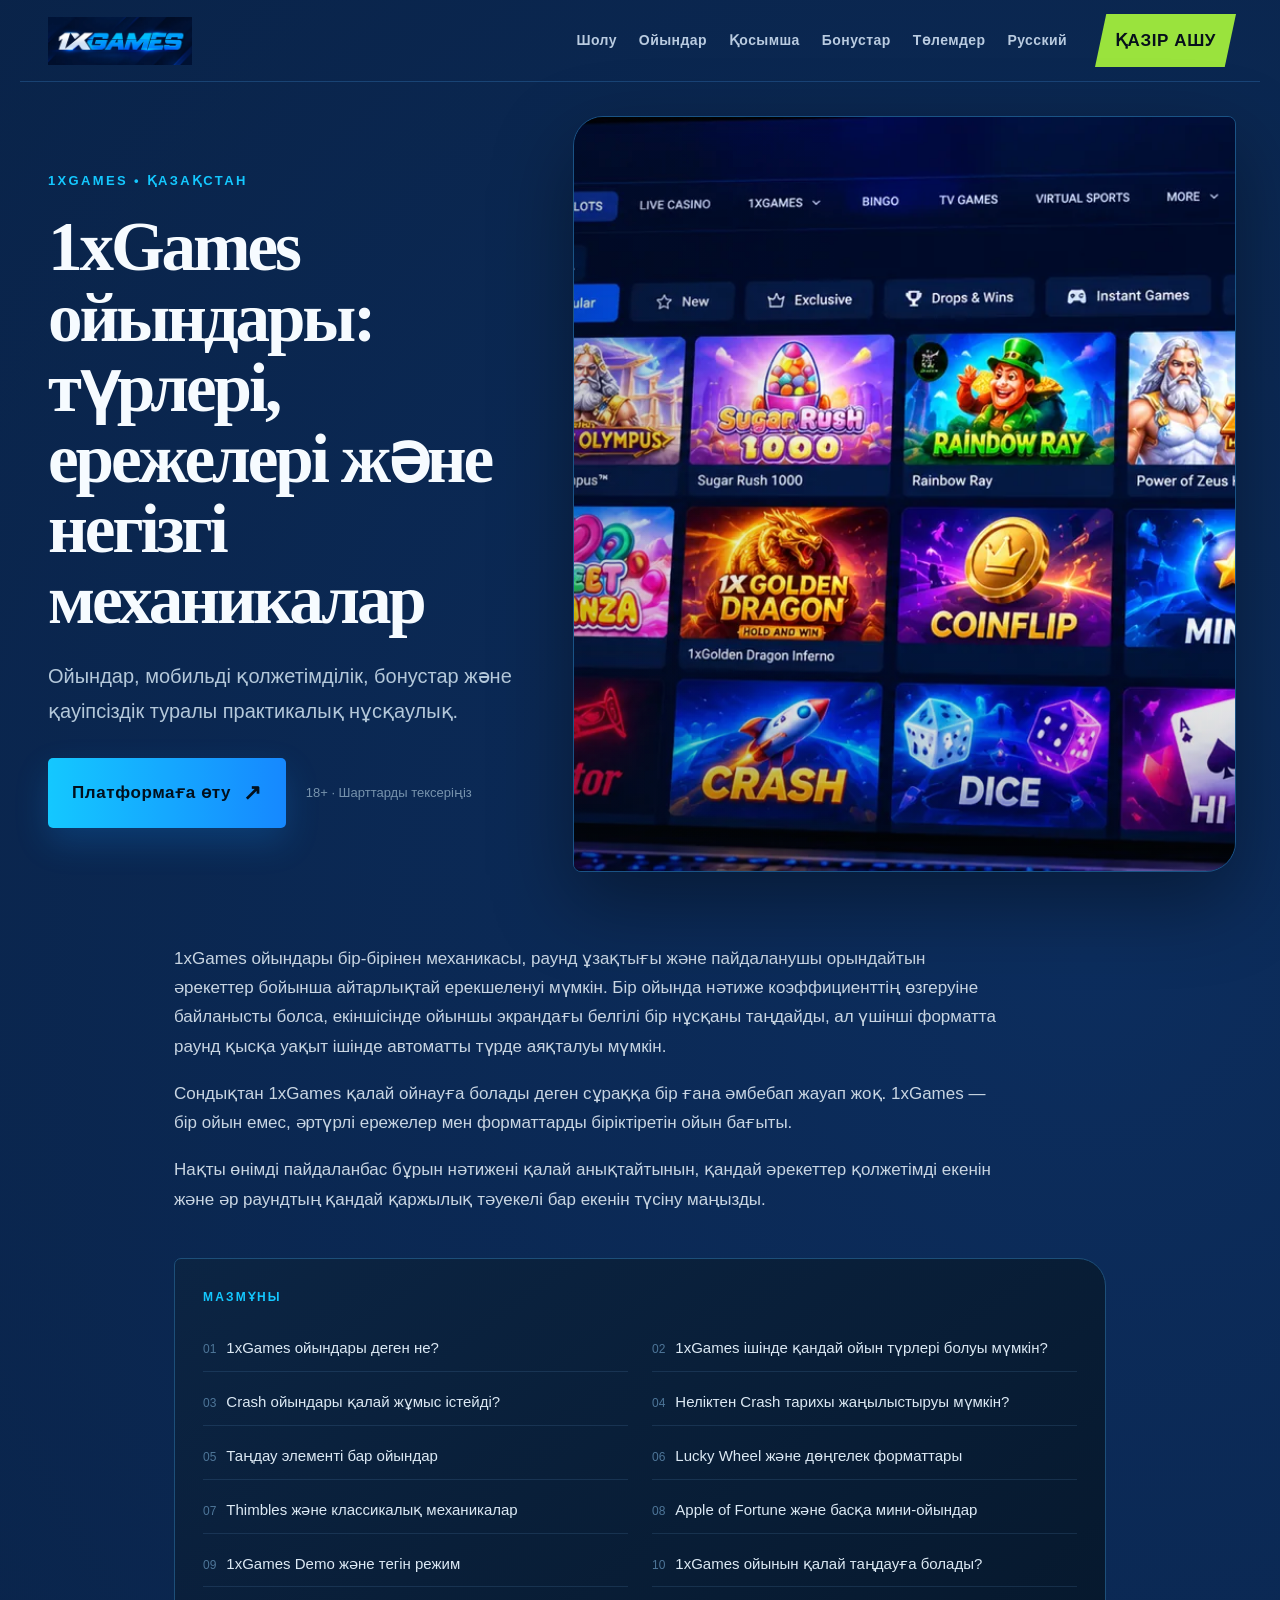
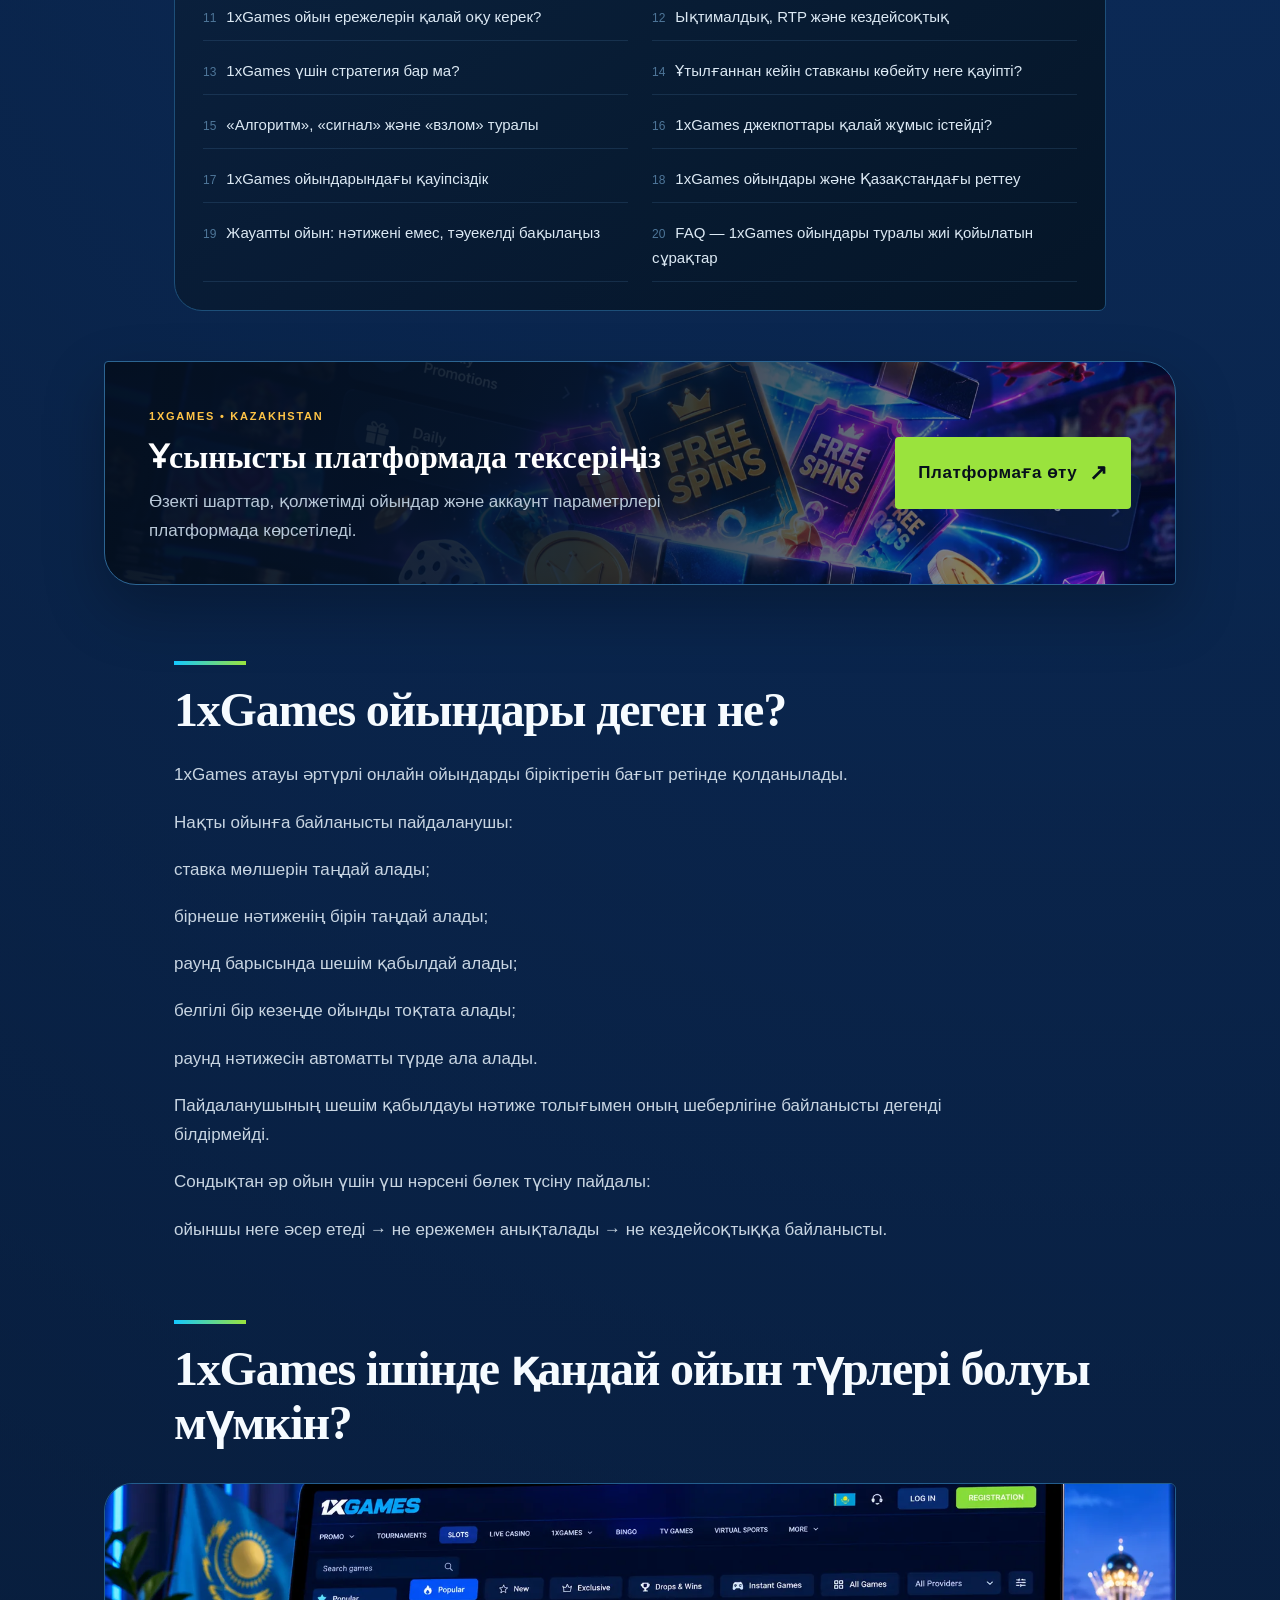
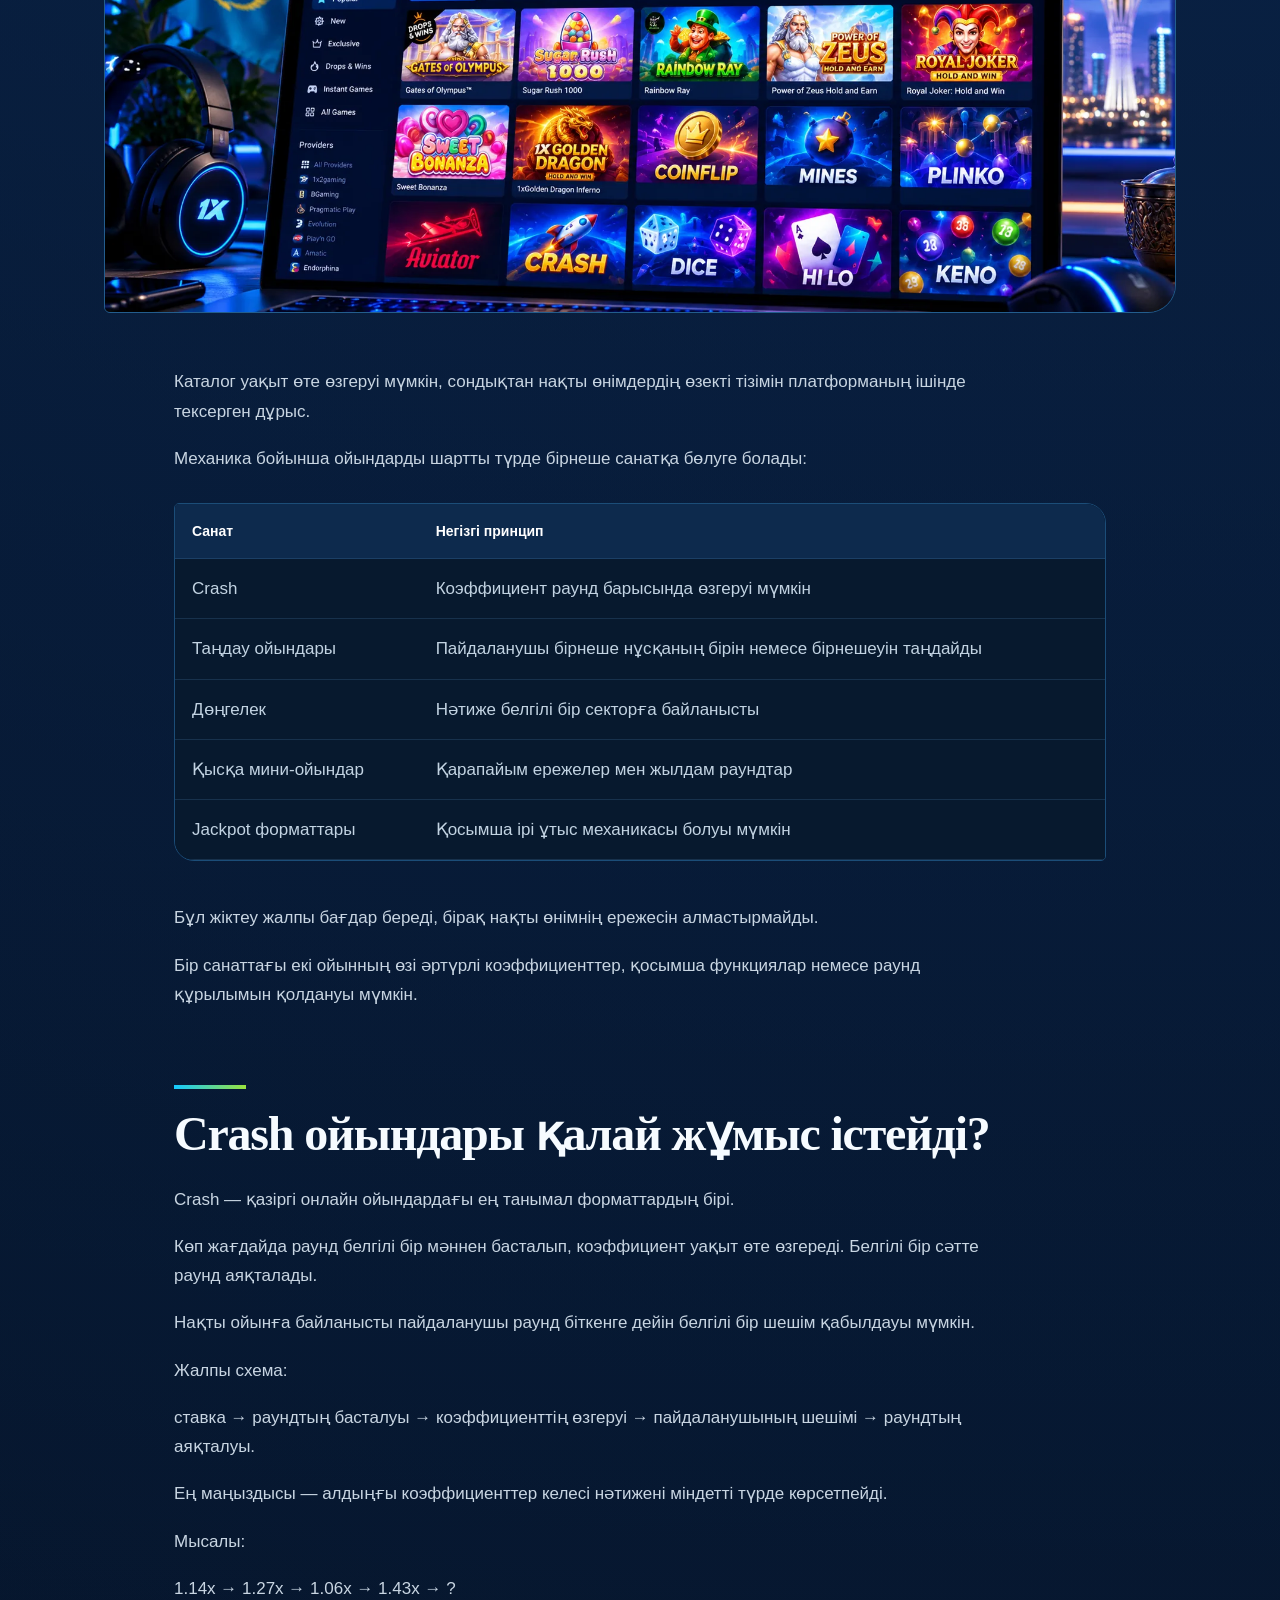
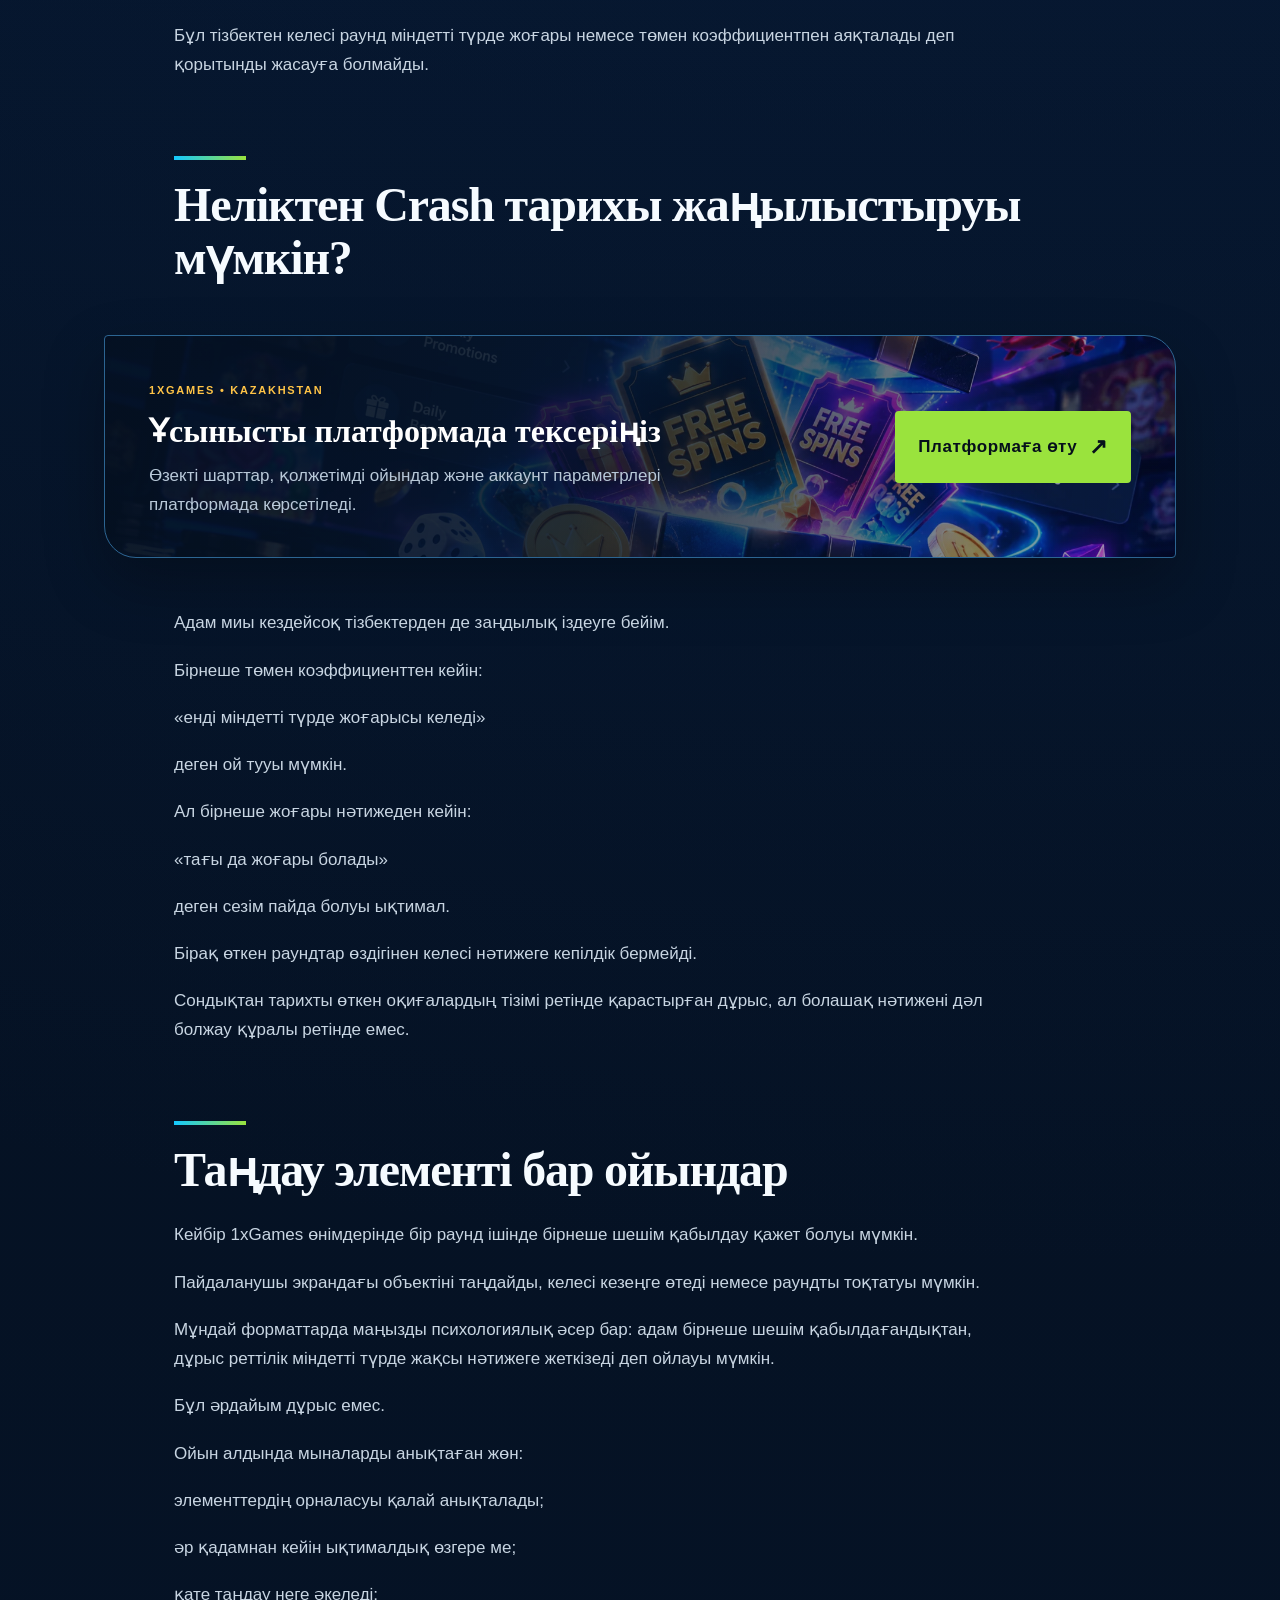
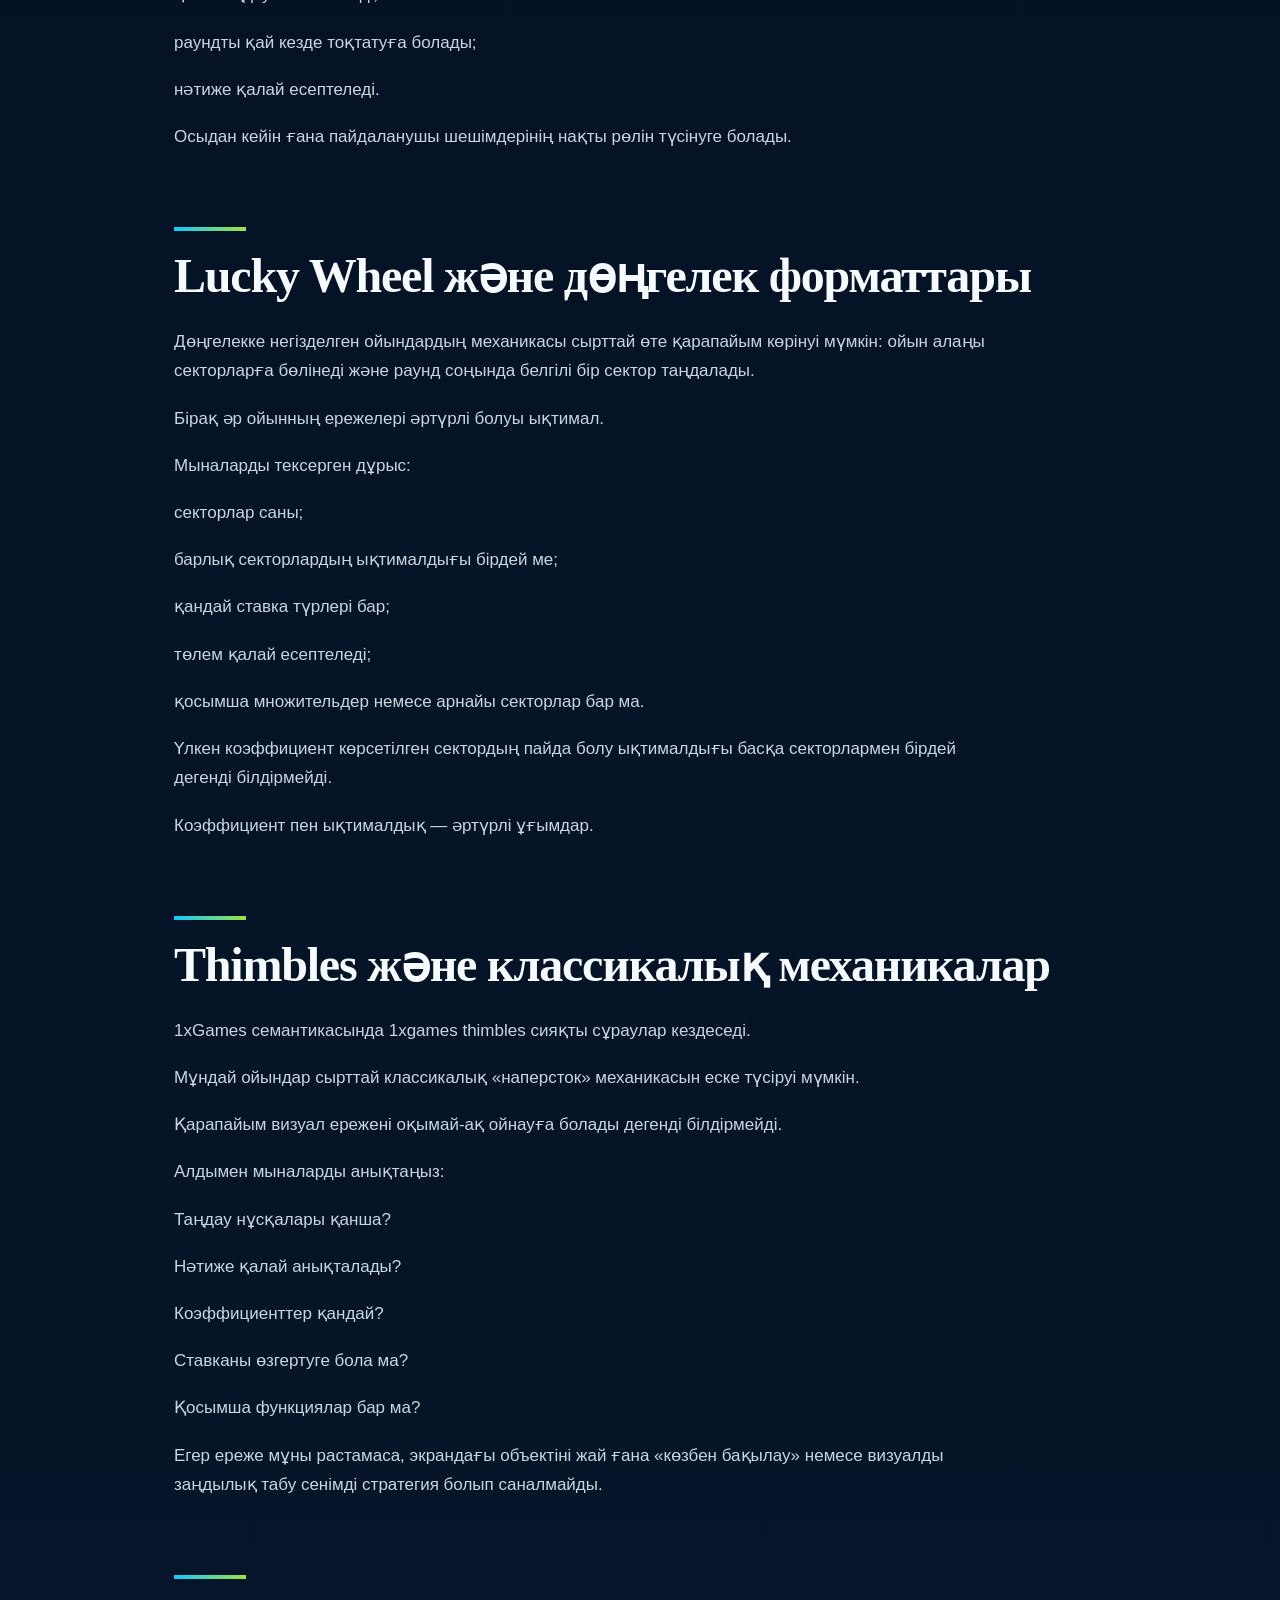
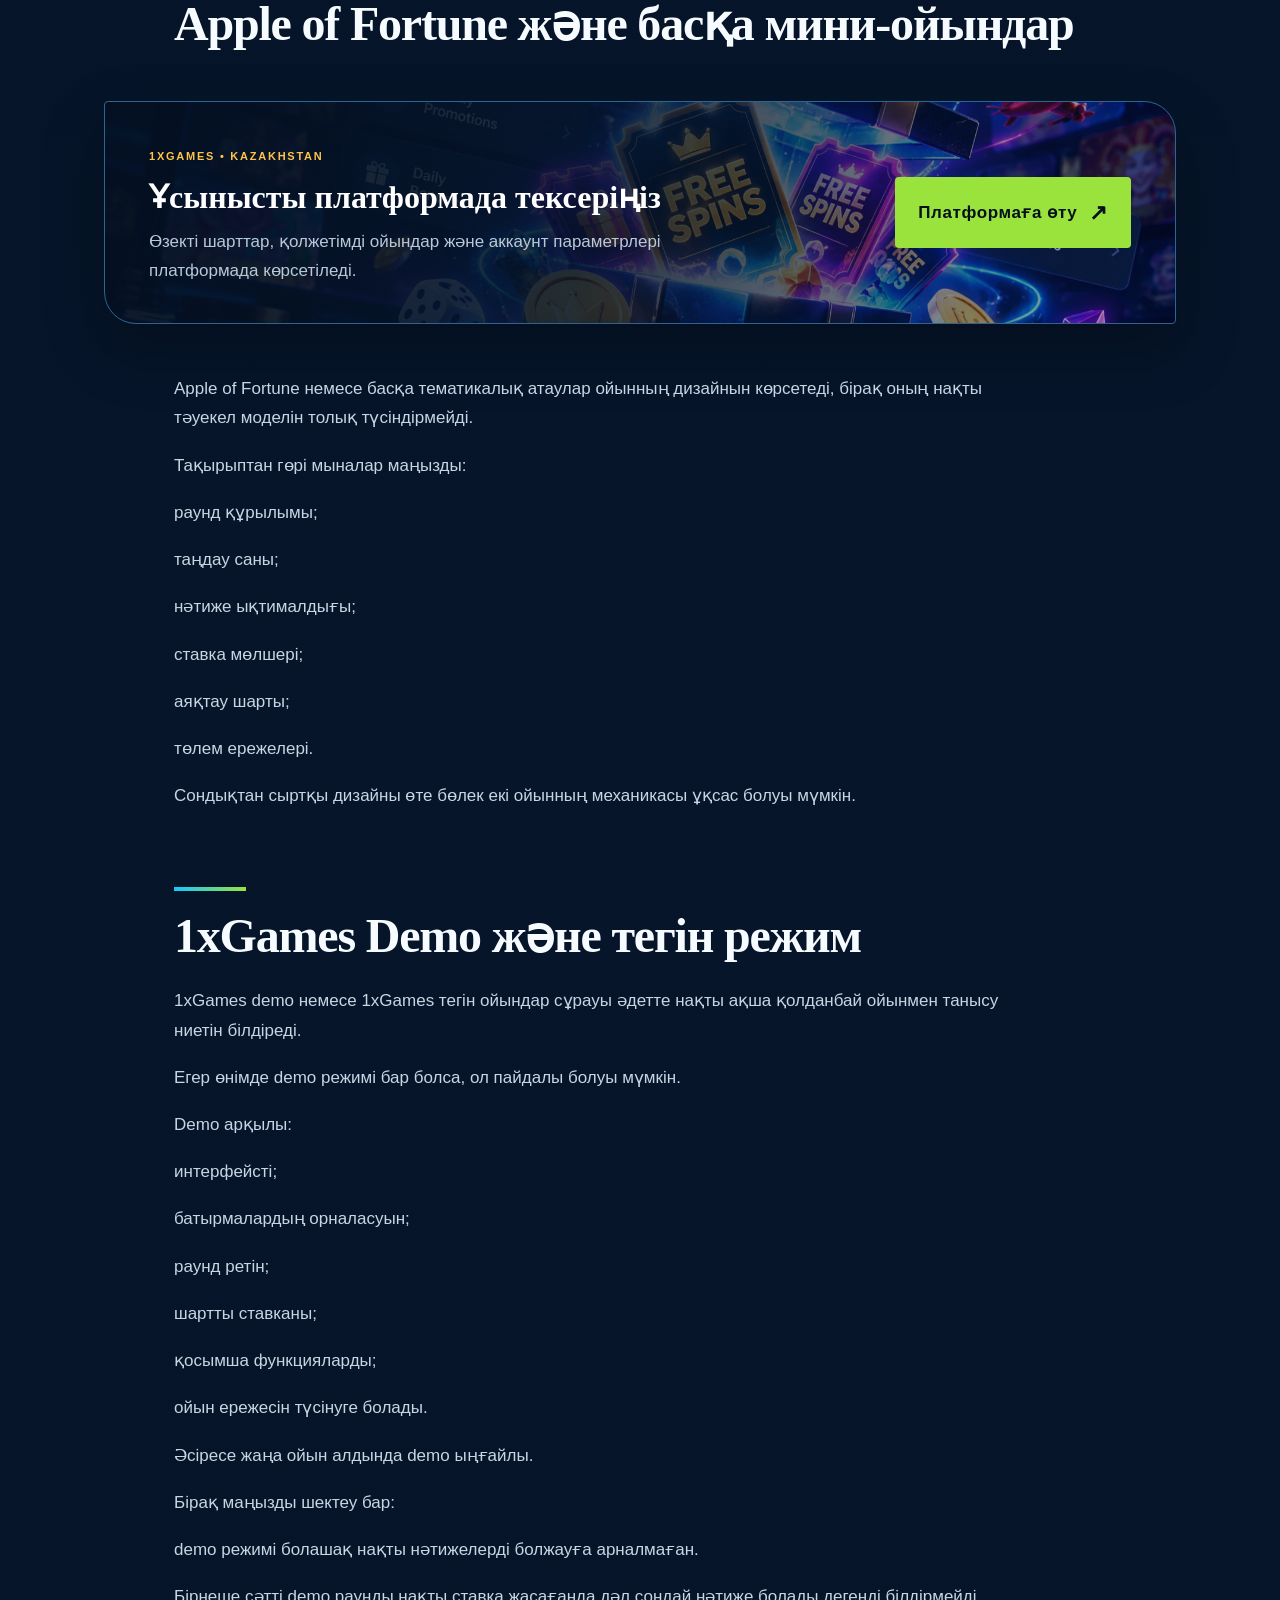
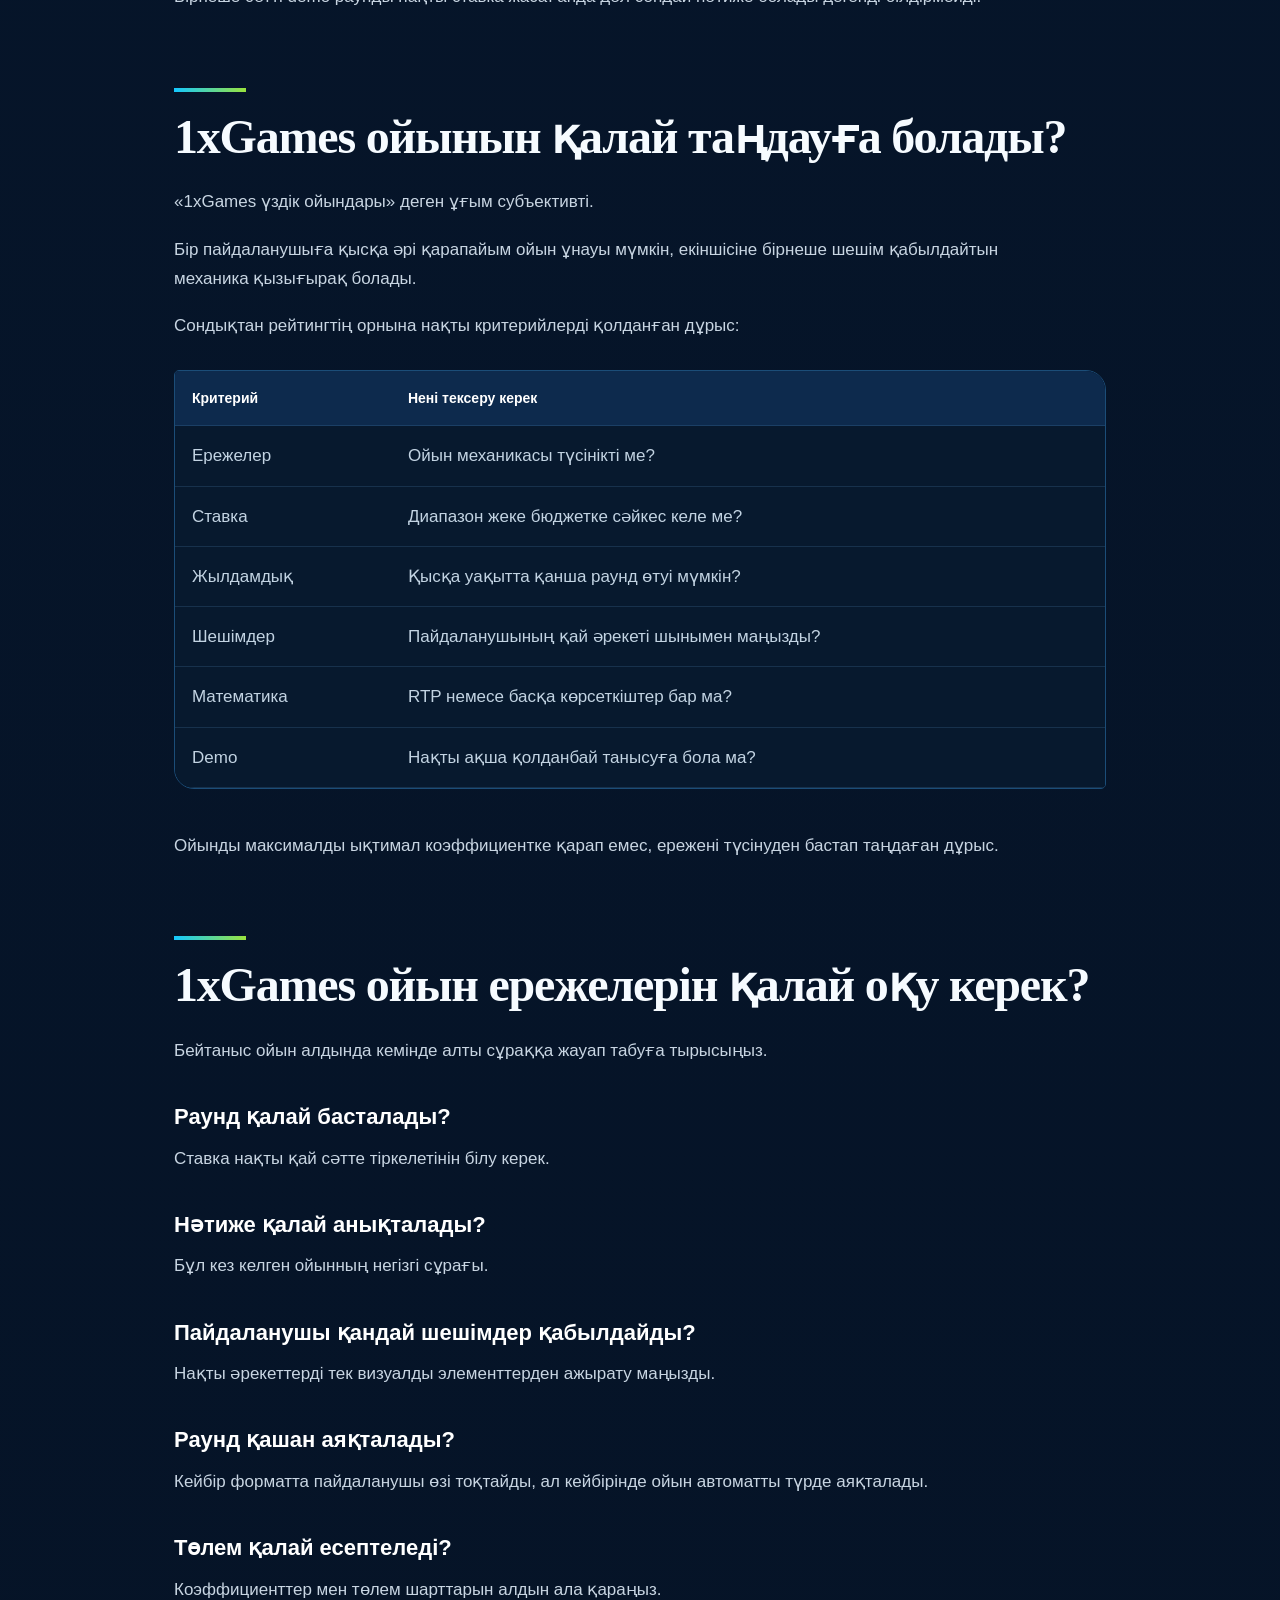
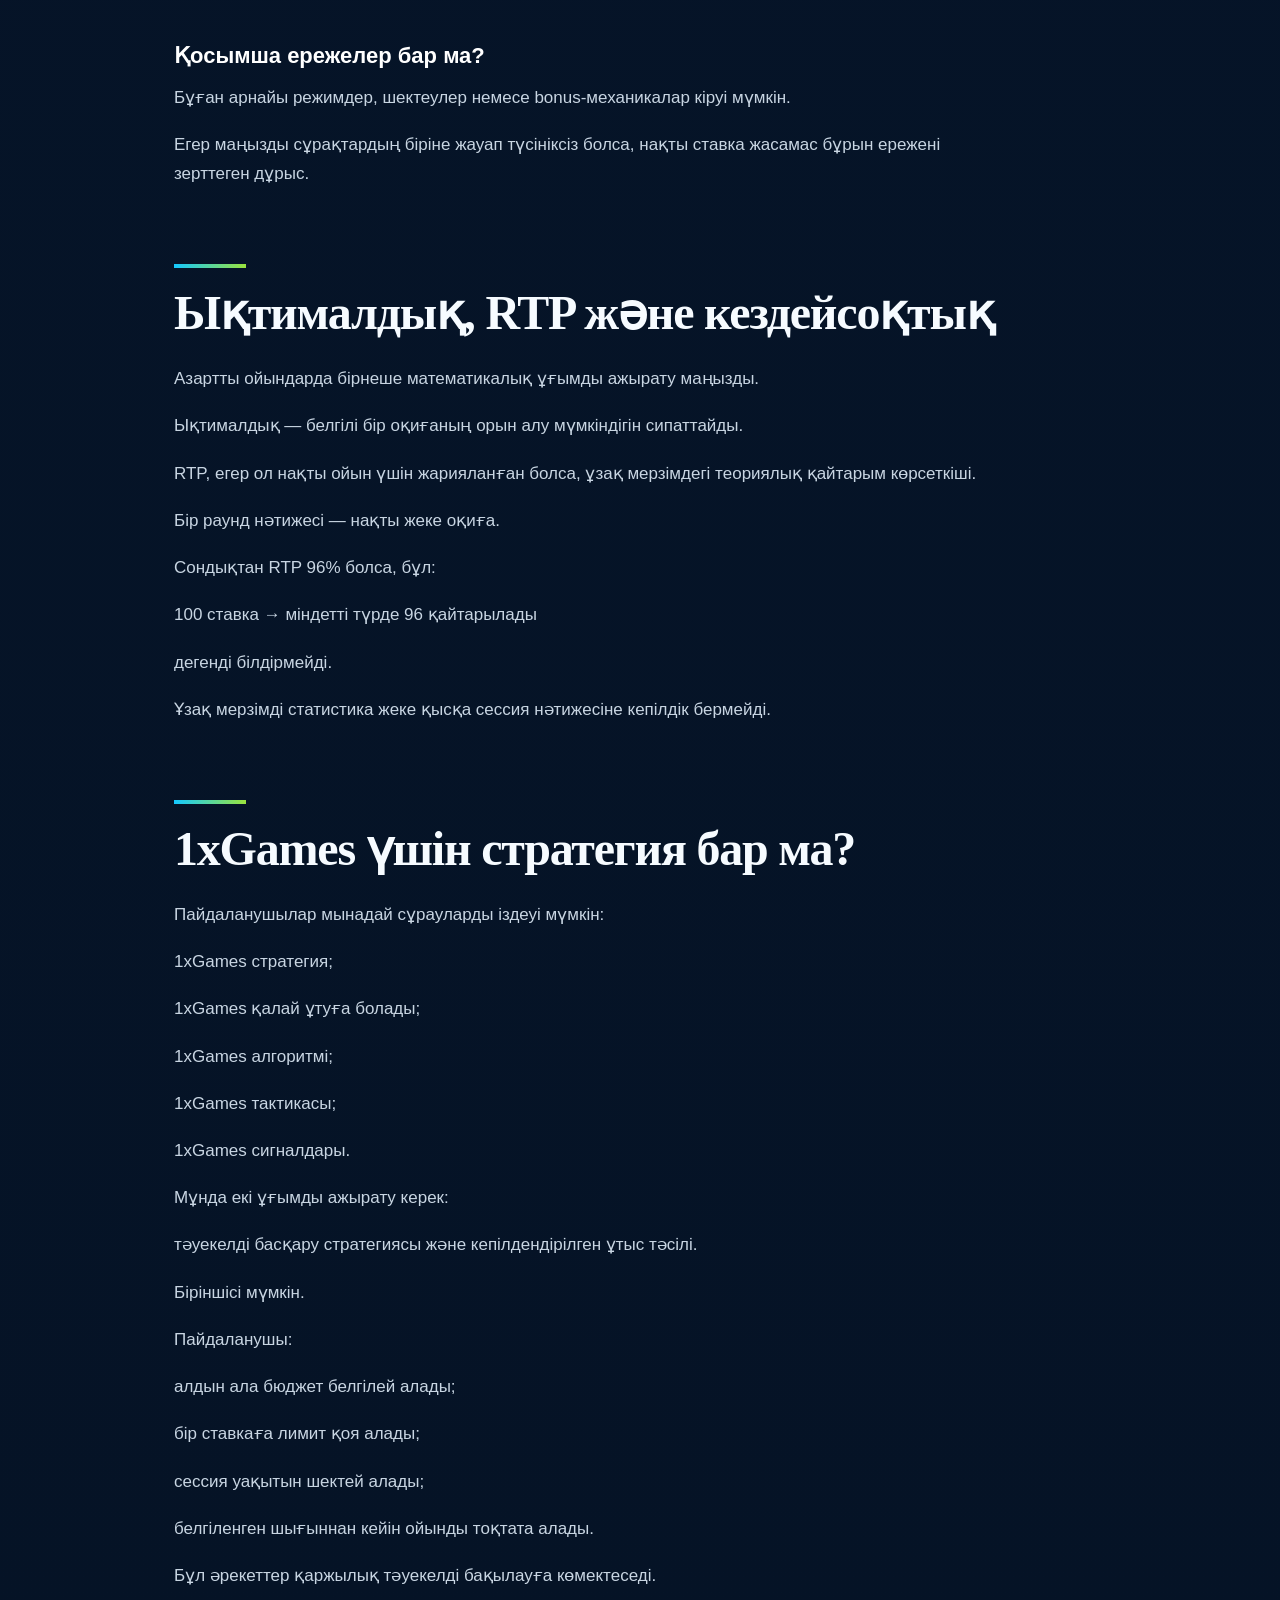
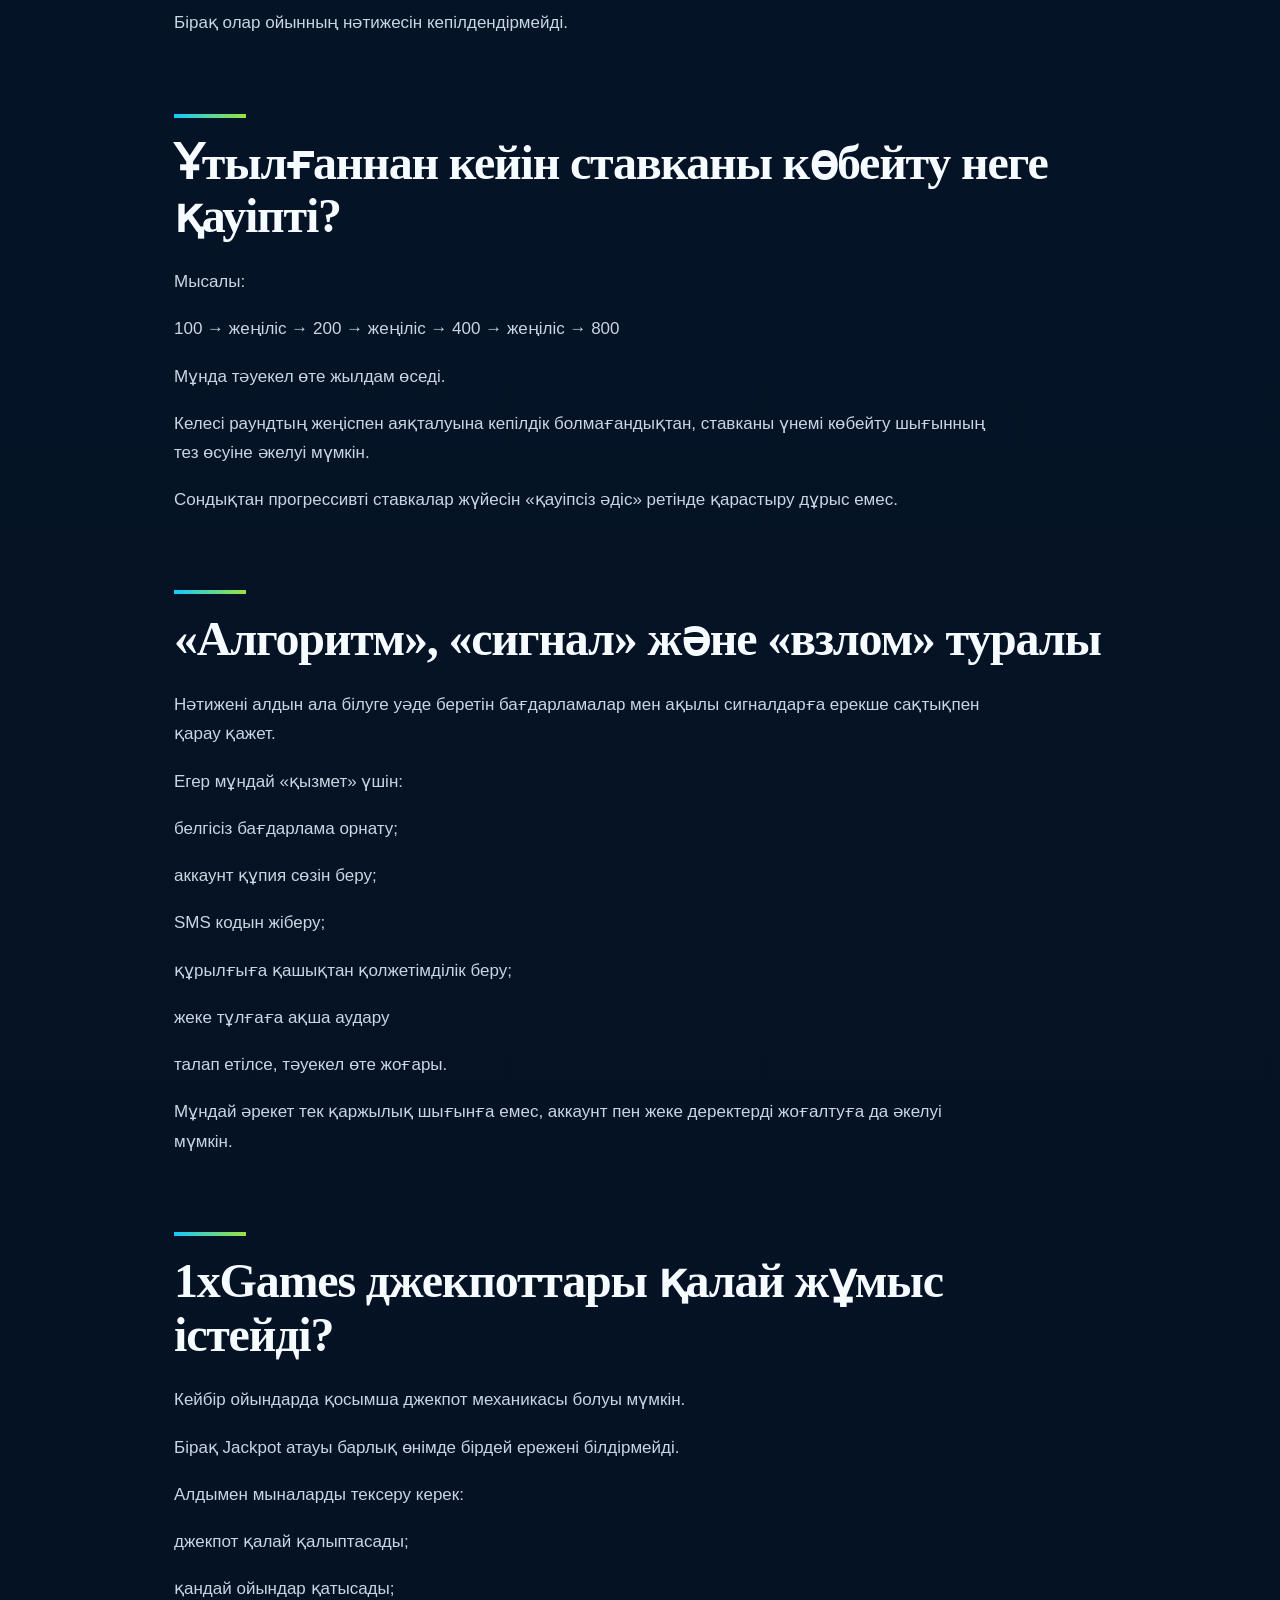
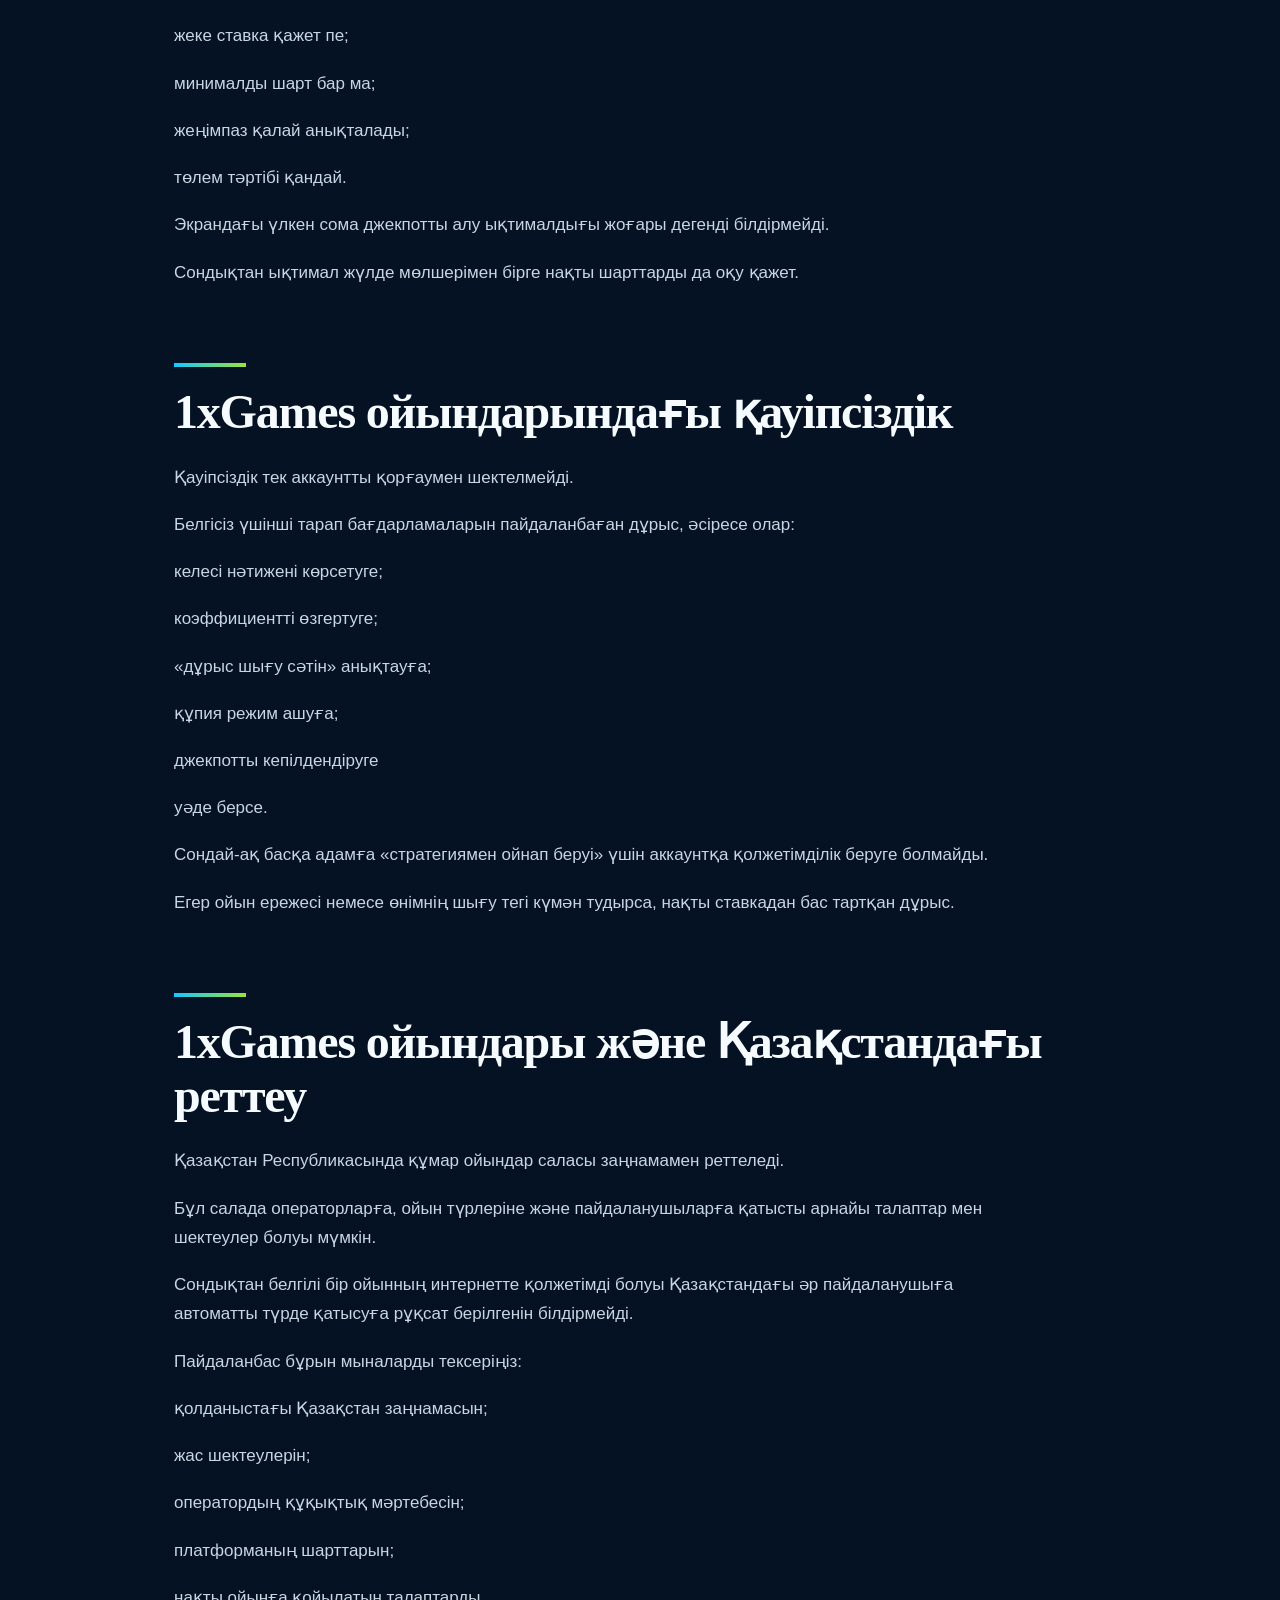
<file: kz/games/index.html>
<!doctype html><html lang="kk-KZ"><head><meta charset="utf-8"><meta name="viewport" content="width=device-width,initial-scale=1"><title>1xGames ойындары — ережелер, demo және ойын түрлері</title><meta name="description" content="1xGames ойындарына шолу: crash, мини-ойындар, demo режимі және басқа механикалар. Ережелерді, ықтималдықты және қауіпсіз ойнау қағидаларын біліңіз."><link rel="canonical" href="https://buytimeinc.com/kz/games/"><meta name="robots" content="index,follow"><meta name="google-site-verification" content="jDBBeCV9BaRuZMuzhp5bjR_psVSN-O8ITCXYPD31RJw" /><meta property="og:title" content="1xGames ойындары — ережелер, demo және ойын түрлері"><meta property="og:description" content="1xGames ойындарына шолу: crash, мини-ойындар, demo режимі және басқа механикалар. Ережелерді, ықтималдықты және қауіпсіз ойнау қағидаларын біліңіз."><meta property="og:url" content="https://buytimeinc.com/kz/games/"><meta property="og:type" content="website"><meta property="og:image" content="https://buytimeinc.com/assets/img/hero.webp"><meta name="twitter:card" content="summary_large_image"><link rel="icon" href="/assets/img/favicon.webp"><link rel="stylesheet" href="/assets/css/site.css"></head><body>
<header class="site-head"><a class="brand" href="/kz/"><img src="/assets/img/logo.webp" alt="1xGames"></a><nav class="main-nav"><a href="/kz/">Шолу</a><a href="/kz/games/">Ойындар</a><a href="/kz/download/">Қосымша</a><a href="/kz/bonuses/">Бонустар</a><a href="/kz/payments/">Төлемдер</a><a href="/">Русский</a></nav><a class="head-button" href="/go/">ҚАЗІР АШУ</a></header>
<main><section class="hero"><div class="hero-copy"><span class="eyebrow">1XGAMES • ҚАЗАҚСТАН</span><h1>1xGames ойындары: түрлері, ережелері және негізгі механикалар</h1><p>Ойындар, мобильді қолжетімділік, бонустар және қауіпсіздік туралы практикалық нұсқаулық.</p><div class="hero-actions"><a class="primary-button" href="/go/">Платформаға өту <span>↗</span></a><span class="hero-note">18+ · Шарттарды тексеріңіз</span></div></div><div class="hero-media"><img src="/assets/img/lobby.webp" alt="1xGames Kazakhstan"></div></section>
<article class="article"><p>1xGames ойындары бір-бірінен механикасы, раунд ұзақтығы және пайдаланушы орындайтын әрекеттер бойынша айтарлықтай ерекшеленуі мүмкін. Бір ойында нәтиже коэффициенттің өзгеруіне байланысты болса, екіншісінде ойыншы экрандағы белгілі бір нұсқаны таңдайды, ал үшінші форматта раунд қысқа уақыт ішінде автоматты түрде аяқталуы мүмкін.</p><p>Сондықтан 1xGames қалай ойнауға болады деген сұраққа бір ғана әмбебап жауап жоқ. 1xGames — бір ойын емес, әртүрлі ережелер мен форматтарды біріктіретін ойын бағыты.</p><p>Нақты өнімді пайдаланбас бұрын нәтижені қалай анықтайтынын, қандай әрекеттер қолжетімді екенін және әр раундтың қандай қаржылық тәуекелі бар екенін түсіну маңызды.</p><nav class="toc"><div class="toc-label">МАЗМҰНЫ</div><div class="toc-grid"><a href="#1xgames-ойындары-деген-не"><span>01</span>1xGames ойындары деген не?</a><a href="#1xgames-ішінде-қандай-ойын-түрлері-болуы-мүмкін"><span>02</span>1xGames ішінде қандай ойын түрлері болуы мүмкін?</a><a href="#crash-ойындары-қалай-жұмыс-істейді"><span>03</span>Crash ойындары қалай жұмыс істейді?</a><a href="#неліктен-crash-тарихы-жаңылыстыруы-мүмкін"><span>04</span>Неліктен Crash тарихы жаңылыстыруы мүмкін?</a><a href="#таңдау-элементі-бар-ойындар"><span>05</span>Таңдау элементі бар ойындар</a><a href="#lucky-wheel-және-дөңгелек-форматтары"><span>06</span>Lucky Wheel және дөңгелек форматтары</a><a href="#thimbles-және-классикалық-механикалар"><span>07</span>Thimbles және классикалық механикалар</a><a href="#apple-of-fortune-және-басқа-мини-ойындар"><span>08</span>Apple of Fortune және басқа мини-ойындар</a><a href="#1xgames-demo-және-тегін-режим"><span>09</span>1xGames Demo және тегін режим</a><a href="#1xgames-ойынын-қалай-таңдауға-болады"><span>10</span>1xGames ойынын қалай таңдауға болады?</a><a href="#1xgames-ойын-ережелерін-қалай-оқу-керек"><span>11</span>1xGames ойын ережелерін қалай оқу керек?</a><a href="#ықтималдық-rtp-және-кездейсоқтық"><span>12</span>Ықтималдық, RTP және кездейсоқтық</a><a href="#1xgames-үшін-стратегия-бар-ма"><span>13</span>1xGames үшін стратегия бар ма?</a><a href="#ұтылғаннан-кейін-ставканы-көбейту-неге-қауіпті"><span>14</span>Ұтылғаннан кейін ставканы көбейту неге қауіпті?</a><a href="#алгоритм-сигнал-және-взлом-туралы"><span>15</span>«Алгоритм», «сигнал» және «взлом» туралы</a><a href="#1xgames-джекпоттары-қалай-жұмыс-істейді"><span>16</span>1xGames джекпоттары қалай жұмыс істейді?</a><a href="#1xgames-ойындарындағы-қауіпсіздік"><span>17</span>1xGames ойындарындағы қауіпсіздік</a><a href="#1xgames-ойындары-және-қазақстандағы-реттеу"><span>18</span>1xGames ойындары және Қазақстандағы реттеу</a><a href="#жауапты-ойын-нәтижені-емес-тәуекелді-бақылаңыз"><span>19</span>Жауапты ойын: нәтижені емес, тәуекелді бақылаңыз</a><a href="#faq-1xgames-ойындары-туралы-жиі-қойылатын-сұрақтар"><span>20</span>FAQ — 1xGames ойындары туралы жиі қойылатын сұрақтар</a></div></nav><aside class="cta-band"><div><span class="cta-kicker">1XGAMES • KAZAKHSTAN</span><h3>Ұсынысты платформада тексеріңіз</h3><p>Өзекті шарттар, қолжетімді ойындар және аккаунт параметрлері платформада көрсетіледі.</p></div><a class="cta-button" href="/go/">Платформаға өту<span>↗</span></a></aside><h2 id="1xgames-ойындары-деген-не">1xGames ойындары деген не?</h2><p>1xGames атауы әртүрлі онлайн ойындарды біріктіретін бағыт ретінде қолданылады.</p><p>Нақты ойынға байланысты пайдаланушы:</p><p>ставка мөлшерін таңдай алады;</p><p>бірнеше нәтиженің бірін таңдай алады;</p><p>раунд барысында шешім қабылдай алады;</p><p>белгілі бір кезеңде ойынды тоқтата алады;</p><p>раунд нәтижесін автоматты түрде ала алады.</p><p>Пайдаланушының шешім қабылдауы нәтиже толығымен оның шеберлігіне байланысты дегенді білдірмейді.</p><p>Сондықтан әр ойын үшін үш нәрсені бөлек түсіну пайдалы:</p><p>ойыншы неге әсер етеді → не ережемен анықталады → не кездейсоқтыққа байланысты.</p><h2 id="1xgames-ішінде-қандай-ойын-түрлері-болуы-мүмкін">1xGames ішінде қандай ойын түрлері болуы мүмкін?</h2><figure class="feature-visual"><img src="/assets/img/lobby.webp" alt="1xGames Kazakhstan" loading="lazy"></figure><p>Каталог уақыт өте өзгеруі мүмкін, сондықтан нақты өнімдердің өзекті тізімін платформаның ішінде тексерген дұрыс.</p><p>Механика бойынша ойындарды шартты түрде бірнеше санатқа бөлуге болады:</p><div class="table-wrap"><table><tr><th>Санат</th><th>Негізгі принцип</th></tr><tr><td>Crash</td><td>Коэффициент раунд барысында өзгеруі мүмкін</td></tr><tr><td>Таңдау ойындары</td><td>Пайдаланушы бірнеше нұсқаның бірін немесе бірнешеуін таңдайды</td></tr><tr><td>Дөңгелек</td><td>Нәтиже белгілі бір секторға байланысты</td></tr><tr><td>Қысқа мини-ойындар</td><td>Қарапайым ережелер мен жылдам раундтар</td></tr><tr><td>Jackpot форматтары</td><td>Қосымша ірі ұтыс механикасы болуы мүмкін</td></tr></table></div><p>Бұл жіктеу жалпы бағдар береді, бірақ нақты өнімнің ережесін алмастырмайды.</p><p>Бір санаттағы екі ойынның өзі әртүрлі коэффициенттер, қосымша функциялар немесе раунд құрылымын қолдануы мүмкін.</p><h2 id="crash-ойындары-қалай-жұмыс-істейді">Crash ойындары қалай жұмыс істейді?</h2><p>Crash — қазіргі онлайн ойындардағы ең танымал форматтардың бірі.</p><p>Көп жағдайда раунд белгілі бір мәннен басталып, коэффициент уақыт өте өзгереді. Белгілі бір сәтте раунд аяқталады.</p><p>Нақты ойынға байланысты пайдаланушы раунд біткенге дейін белгілі бір шешім қабылдауы мүмкін.</p><p>Жалпы схема:</p><p>ставка → раундтың басталуы → коэффициенттің өзгеруі → пайдаланушының шешімі → раундтың аяқталуы.</p><p>Ең маңыздысы — алдыңғы коэффициенттер келесі нәтижені міндетті түрде көрсетпейді.</p><p>Мысалы:</p><p>1.14x → 1.27x → 1.06x → 1.43x → ?</p><p>Бұл тізбектен келесі раунд міндетті түрде жоғары немесе төмен коэффициентпен аяқталады деп қорытынды жасауға болмайды.</p><h2 id="неліктен-crash-тарихы-жаңылыстыруы-мүмкін">Неліктен Crash тарихы жаңылыстыруы мүмкін?</h2><aside class="cta-band"><div><span class="cta-kicker">1XGAMES • KAZAKHSTAN</span><h3>Ұсынысты платформада тексеріңіз</h3><p>Өзекті шарттар, қолжетімді ойындар және аккаунт параметрлері платформада көрсетіледі.</p></div><a class="cta-button" href="/go/">Платформаға өту<span>↗</span></a></aside><p>Адам миы кездейсоқ тізбектерден де заңдылық іздеуге бейім.</p><p>Бірнеше төмен коэффициенттен кейін:</p><p>«енді міндетті түрде жоғарысы келеді»</p><p>деген ой тууы мүмкін.</p><p>Ал бірнеше жоғары нәтижеден кейін:</p><p>«тағы да жоғары болады»</p><p>деген сезім пайда болуы ықтимал.</p><p>Бірақ өткен раундтар өздігінен келесі нәтижеге кепілдік бермейді.</p><p>Сондықтан тарихты өткен оқиғалардың тізімі ретінде қарастырған дұрыс, ал болашақ нәтижені дәл болжау құралы ретінде емес.</p><h2 id="таңдау-элементі-бар-ойындар">Таңдау элементі бар ойындар</h2><p>Кейбір 1xGames өнімдерінде бір раунд ішінде бірнеше шешім қабылдау қажет болуы мүмкін.</p><p>Пайдаланушы экрандағы объектіні таңдайды, келесі кезеңге өтеді немесе раундты тоқтатуы мүмкін.</p><p>Мұндай форматтарда маңызды психологиялық әсер бар: адам бірнеше шешім қабылдағандықтан, дұрыс реттілік міндетті түрде жақсы нәтижеге жеткізеді деп ойлауы мүмкін.</p><p>Бұл әрдайым дұрыс емес.</p><p>Ойын алдында мыналарды анықтаған жөн:</p><p>элементтердің орналасуы қалай анықталады;</p><p>әр қадамнан кейін ықтималдық өзгере ме;</p><p>қате таңдау неге әкеледі;</p><p>раундты қай кезде тоқтатуға болады;</p><p>нәтиже қалай есептеледі.</p><p>Осыдан кейін ғана пайдаланушы шешімдерінің нақты рөлін түсінуге болады.</p><h2 id="lucky-wheel-және-дөңгелек-форматтары">Lucky Wheel және дөңгелек форматтары</h2><p>Дөңгелекке негізделген ойындардың механикасы сырттай өте қарапайым көрінуі мүмкін: ойын алаңы секторларға бөлінеді және раунд соңында белгілі бір сектор таңдалады.</p><p>Бірақ әр ойынның ережелері әртүрлі болуы ықтимал.</p><p>Мыналарды тексерген дұрыс:</p><p>секторлар саны;</p><p>барлық секторлардың ықтималдығы бірдей ме;</p><p>қандай ставка түрлері бар;</p><p>төлем қалай есептеледі;</p><p>қосымша множительдер немесе арнайы секторлар бар ма.</p><p>Үлкен коэффициент көрсетілген сектордың пайда болу ықтималдығы басқа секторлармен бірдей дегенді білдірмейді.</p><p>Коэффициент пен ықтималдық — әртүрлі ұғымдар.</p><h2 id="thimbles-және-классикалық-механикалар">Thimbles және классикалық механикалар</h2><p>1xGames семантикасында 1xgames thimbles сияқты сұраулар кездеседі.</p><p>Мұндай ойындар сырттай классикалық «наперсток» механикасын еске түсіруі мүмкін.</p><p>Қарапайым визуал ережені оқымай-ақ ойнауға болады дегенді білдірмейді.</p><p>Алдымен мыналарды анықтаңыз:</p><p>Таңдау нұсқалары қанша?</p><p>Нәтиже қалай анықталады?</p><p>Коэффициенттер қандай?</p><p>Ставканы өзгертуге бола ма?</p><p>Қосымша функциялар бар ма?</p><p>Егер ереже мұны растамаса, экрандағы объектіні жай ғана «көзбен бақылау» немесе визуалды заңдылық табу сенімді стратегия болып саналмайды.</p><h2 id="apple-of-fortune-және-басқа-мини-ойындар">Apple of Fortune және басқа мини-ойындар</h2><aside class="cta-band"><div><span class="cta-kicker">1XGAMES • KAZAKHSTAN</span><h3>Ұсынысты платформада тексеріңіз</h3><p>Өзекті шарттар, қолжетімді ойындар және аккаунт параметрлері платформада көрсетіледі.</p></div><a class="cta-button" href="/go/">Платформаға өту<span>↗</span></a></aside><p>Apple of Fortune немесе басқа тематикалық атаулар ойынның дизайнын көрсетеді, бірақ оның нақты тәуекел моделін толық түсіндірмейді.</p><p>Тақырыптан гөрі мыналар маңызды:</p><p>раунд құрылымы;</p><p>таңдау саны;</p><p>нәтиже ықтималдығы;</p><p>ставка мөлшері;</p><p>аяқтау шарты;</p><p>төлем ережелері.</p><p>Сондықтан сыртқы дизайны өте бөлек екі ойынның механикасы ұқсас болуы мүмкін.</p><h2 id="1xgames-demo-және-тегін-режим">1xGames Demo және тегін режим</h2><p>1xGames demo немесе 1xGames тегін ойындар сұрауы әдетте нақты ақша қолданбай ойынмен танысу ниетін білдіреді.</p><p>Егер өнімде demo режимі бар болса, ол пайдалы болуы мүмкін.</p><p>Demo арқылы:</p><p>интерфейсті;</p><p>батырмалардың орналасуын;</p><p>раунд ретін;</p><p>шартты ставканы;</p><p>қосымша функцияларды;</p><p>ойын ережесін түсінуге болады.</p><p>Әсіресе жаңа ойын алдында demo ыңғайлы.</p><p>Бірақ маңызды шектеу бар:</p><p>demo режимі болашақ нақты нәтижелерді болжауға арналмаған.</p><p>Бірнеше сәтті demo раунды нақты ставка жасағанда дәл сондай нәтиже болады дегенді білдірмейді.</p><h2 id="1xgames-ойынын-қалай-таңдауға-болады">1xGames ойынын қалай таңдауға болады?</h2><p>«1xGames үздік ойындары» деген ұғым субъективті.</p><p>Бір пайдаланушыға қысқа әрі қарапайым ойын ұнауы мүмкін, екіншісіне бірнеше шешім қабылдайтын механика қызығырақ болады.</p><p>Сондықтан рейтингтің орнына нақты критерийлерді қолданған дұрыс:</p><div class="table-wrap"><table><tr><th>Критерий</th><th>Нені тексеру керек</th></tr><tr><td>Ережелер</td><td>Ойын механикасы түсінікті ме?</td></tr><tr><td>Ставка</td><td>Диапазон жеке бюджетке сәйкес келе ме?</td></tr><tr><td>Жылдамдық</td><td>Қысқа уақытта қанша раунд өтуі мүмкін?</td></tr><tr><td>Шешімдер</td><td>Пайдаланушының қай әрекеті шынымен маңызды?</td></tr><tr><td>Математика</td><td>RTP немесе басқа көрсеткіштер бар ма?</td></tr><tr><td>Demo</td><td>Нақты ақша қолданбай танысуға бола ма?</td></tr></table></div><p>Ойынды максималды ықтимал коэффициентке қарап емес, ережені түсінуден бастап таңдаған дұрыс.</p><h2 id="1xgames-ойын-ережелерін-қалай-оқу-керек">1xGames ойын ережелерін қалай оқу керек?</h2><p>Бейтаныс ойын алдында кемінде алты сұраққа жауап табуға тырысыңыз.</p><h3>Раунд қалай басталады?</h3><p>Ставка нақты қай сәтте тіркелетінін білу керек.</p><h3>Нәтиже қалай анықталады?</h3><p>Бұл кез келген ойынның негізгі сұрағы.</p><h3>Пайдаланушы қандай шешімдер қабылдайды?</h3><p>Нақты әрекеттерді тек визуалды элементтерден ажырату маңызды.</p><h3>Раунд қашан аяқталады?</h3><p>Кейбір форматта пайдаланушы өзі тоқтайды, ал кейбірінде ойын автоматты түрде аяқталады.</p><h3>Төлем қалай есептеледі?</h3><p>Коэффициенттер мен төлем шарттарын алдын ала қараңыз.</p><h3>Қосымша ережелер бар ма?</h3><p>Бұған арнайы режимдер, шектеулер немесе bonus-механикалар кіруі мүмкін.</p><p>Егер маңызды сұрақтардың біріне жауап түсініксіз болса, нақты ставка жасамас бұрын ережені зерттеген дұрыс.</p><h2 id="ықтималдық-rtp-және-кездейсоқтық">Ықтималдық, RTP және кездейсоқтық</h2><p>Азартты ойындарда бірнеше математикалық ұғымды ажырату маңызды.</p><p>Ықтималдық — белгілі бір оқиғаның орын алу мүмкіндігін сипаттайды.</p><p>RTP, егер ол нақты ойын үшін жарияланған болса, ұзақ мерзімдегі теориялық қайтарым көрсеткіші.</p><p>Бір раунд нәтижесі — нақты жеке оқиға.</p><p>Сондықтан RTP 96% болса, бұл:</p><p>100 ставка → міндетті түрде 96 қайтарылады</p><p>дегенді білдірмейді.</p><p>Ұзақ мерзімді статистика жеке қысқа сессия нәтижесіне кепілдік бермейді.</p><h2 id="1xgames-үшін-стратегия-бар-ма">1xGames үшін стратегия бар ма?</h2><p>Пайдаланушылар мынадай сұрауларды іздеуі мүмкін:</p><p>1xGames стратегия;</p><p>1xGames қалай ұтуға болады;</p><p>1xGames алгоритмі;</p><p>1xGames тактикасы;</p><p>1xGames сигналдары.</p><p>Мұнда екі ұғымды ажырату керек:</p><p>тәуекелді басқару стратегиясы және кепілдендірілген ұтыс тәсілі.</p><p>Біріншісі мүмкін.</p><p>Пайдаланушы:</p><p>алдын ала бюджет белгілей алады;</p><p>бір ставкаға лимит қоя алады;</p><p>сессия уақытын шектей алады;</p><p>белгіленген шығыннан кейін ойынды тоқтата алады.</p><p>Бұл әрекеттер қаржылық тәуекелді бақылауға көмектеседі.</p><p>Бірақ олар ойынның нәтижесін кепілдендірмейді.</p><h2 id="ұтылғаннан-кейін-ставканы-көбейту-неге-қауіпті">Ұтылғаннан кейін ставканы көбейту неге қауіпті?</h2><p>Мысалы:</p><p>100 → жеңіліс → 200 → жеңіліс → 400 → жеңіліс → 800</p><p>Мұнда тәуекел өте жылдам өседі.</p><p>Келесі раундтың жеңіспен аяқталуына кепілдік болмағандықтан, ставканы үнемі көбейту шығынның тез өсуіне әкелуі мүмкін.</p><p>Сондықтан прогрессивті ставкалар жүйесін «қауіпсіз әдіс» ретінде қарастыру дұрыс емес.</p><h2 id="алгоритм-сигнал-және-взлом-туралы">«Алгоритм», «сигнал» және «взлом» туралы</h2><p>Нәтижені алдын ала білуге уәде беретін бағдарламалар мен ақылы сигналдарға ерекше сақтықпен қарау қажет.</p><p>Егер мұндай «қызмет» үшін:</p><p>белгісіз бағдарлама орнату;</p><p>аккаунт құпия сөзін беру;</p><p>SMS кодын жіберу;</p><p>құрылғыға қашықтан қолжетімділік беру;</p><p>жеке тұлғаға ақша аудару</p><p>талап етілсе, тәуекел өте жоғары.</p><p>Мұндай әрекет тек қаржылық шығынға емес, аккаунт пен жеке деректерді жоғалтуға да әкелуі мүмкін.</p><h2 id="1xgames-джекпоттары-қалай-жұмыс-істейді">1xGames джекпоттары қалай жұмыс істейді?</h2><p>Кейбір ойындарда қосымша джекпот механикасы болуы мүмкін.</p><p>Бірақ Jackpot атауы барлық өнімде бірдей ережені білдірмейді.</p><p>Алдымен мыналарды тексеру керек:</p><p>джекпот қалай қалыптасады;</p><p>қандай ойындар қатысады;</p><p>жеке ставка қажет пе;</p><p>минималды шарт бар ма;</p><p>жеңімпаз қалай анықталады;</p><p>төлем тәртібі қандай.</p><p>Экрандағы үлкен сома джекпотты алу ықтималдығы жоғары дегенді білдірмейді.</p><p>Сондықтан ықтимал жүлде мөлшерімен бірге нақты шарттарды да оқу қажет.</p><h2 id="1xgames-ойындарындағы-қауіпсіздік">1xGames ойындарындағы қауіпсіздік</h2><p>Қауіпсіздік тек аккаунтты қорғаумен шектелмейді.</p><p>Белгісіз үшінші тарап бағдарламаларын пайдаланбаған дұрыс, әсіресе олар:</p><p>келесі нәтижені көрсетуге;</p><p>коэффициентті өзгертуге;</p><p>«дұрыс шығу сәтін» анықтауға;</p><p>құпия режим ашуға;</p><p>джекпотты кепілдендіруге</p><p>уәде берсе.</p><p>Сондай-ақ басқа адамға «стратегиямен ойнап беруі» үшін аккаунтқа қолжетімділік беруге болмайды.</p><p>Егер ойын ережесі немесе өнімнің шығу тегі күмән тудырса, нақты ставкадан бас тартқан дұрыс.</p><h2 id="1xgames-ойындары-және-қазақстандағы-реттеу">1xGames ойындары және Қазақстандағы реттеу</h2><p>Қазақстан Республикасында құмар ойындар саласы заңнамамен реттеледі.</p><p>Бұл салада операторларға, ойын түрлеріне және пайдаланушыларға қатысты арнайы талаптар мен шектеулер болуы мүмкін.</p><p>Сондықтан белгілі бір ойынның интернетте қолжетімді болуы Қазақстандағы әр пайдаланушыға автоматты түрде қатысуға рұқсат берілгенін білдірмейді.</p><p>Пайдаланбас бұрын мыналарды тексеріңіз:</p><p>қолданыстағы Қазақстан заңнамасын;</p><p>жас шектеулерін;</p><p>оператордың құқықтық мәртебесін;</p><p>платформаның шарттарын;</p><p>нақты ойынға қойылатын талаптарды.</p><p>Техникалық қолжетімділік пен заңды қатысу құқығы — екі бөлек нәрсе.</p><p>Құқықтық немесе сервистік шектеулерді айналып өту үшін VPN және басқа техникалық құралдарды қолданбаған дұрыс.</p><h2 id="жауапты-ойын-нәтижені-емес-тәуекелді-бақылаңыз">Жауапты ойын: нәтижені емес, тәуекелді бақылаңыз</h2><p>Келесі раундтың нәтижесін алдын ала анықтау мүмкін емес. Бірақ пайдаланушы өз шешімдерін бақылай алады.</p><p>Ойынға дейін:</p><p>бюджет → бір ставка мөлшері → сессия уақыты → тоқтау шарты</p><p>белгіленгені дұрыс.</p><p>Шығын лимитіне жеткеннен кейін ставканы ұлғайтып, ұтылған ақшаны бірден қайтаруға тырыспау керек.</p><p>Ойын үшін:</p><p>несие қаражатын;</p><p>қарызға алынған ақшаны;</p><p>жалдау ақысына арналған қаражатты;</p><p>коммуналдық төлем ақшасын;</p><p>азық-түлікке арналған қаражатты;</p><p>маңызды міндетті шығындарға арналған жинақты</p><p>пайдаланбаған дұрыс.</p><p>Раундтардың жылдамдығын да бақылау қажет. Аз ставка қысқа уақыт ішінде көп рет қайталанса, жалпы шығын күтпеген деңгейге жетуі мүмкін.</p><p>Егер пайдаланушы ұтылғаннан кейін ставканы үнемі арттырса, бюджетті жиі бұзса немесе өздігінен сессияны тоқтата алмаса, ойын белсенділігін тоқтатып, өзін-өзі шектеу құралдарын қарастырған жөн.</p><h2 id="faq-1xgames-ойындары-туралы-жиі-қойылатын-сұрақтар">FAQ — 1xGames ойындары туралы жиі қойылатын сұрақтар</h2><h3>1xGames ойындары деген не?</h3><p>1xGames — әртүрлі ережелері мен механикалары бар онлайн ойындар бағыты. Әр өнімнің ставкасы, раунд құрылымы және нәтиже анықтау тәсілі бөлек болуы мүмкін.</p><h3>1xGames қалай ойнауға болады?</h3><p>Алдымен нақты ойынды таңдап, оның ережесін оқу қажет. Ставка жасау тәсілі, пайдаланушы әрекеттері және нәтиже механикасы өнімге байланысты өзгереді.</p><h3>1xGames ішінде қандай ойындар бар?</h3><p>Каталогта crash ойындары, таңдау механикасы бар өнімдер, дөңгелек форматтары, мини-ойындар және басқа нұсқалар болуы мүмкін. Өзекті ассортиментті платформадан тексеру керек.</p><h3>1xGames ойындарын тегін ойнауға бола ма?</h3><p>Егер нақты ойын demo режимін қолдаса, оны интерфейс пен ережелерді нақты ақша қолданбай зерттеу үшін пайдалануға болады.</p><h3>1xGames Crash деген не?</h3><p>Crash — коэффициент раунд барысында өзгеретін және белгілі бір сәтте раунд аяқталатын ойын форматы. Нақты ережелер әр өнімге байланысты.</p><h3>Crash ойынындағы келесі коэффициентті болжауға бола ма?</h3><p>Алдыңғы коэффициенттер тарихы келесі раундтың нәтижесін сенімді түрде анықтамайды. Кепілдендірілген болжам ұсынатын қызметтерге сақтықпен қарау керек.</p><h3>Ең жақсы 1xGames ойыны қайсы?</h3><p>Барлығына ортақ «ең жақсы» ойын жоқ. Ойынды ережелердің түсініктілігі, ставка диапазоны, раунд жылдамдығы, математикалық сипаттамалар және demo режимінің болуы бойынша салыстырған дұрыс.</p><h3>1xGames үшін жеңілмейтін стратегия бар ма?</h3><p>Жоқ. Азартты ойында кепілдендірілген ұтыс беретін стратегия жоқ. Бюджетті басқару шығынды бақылауға көмектеседі, бірақ ұтысқа кепілдік бермейді.</p><h3>1xGames алгоритмін бұзуға бола ма?</h3><p>Нәтижені алдын ала көрсетуге уәде беретін бағдарламалар, сигналдар және «взлом» құралдары қауіпті болуы мүмкін. Белгісіз бағдарламаларды орнатпаңыз және аккаунт деректерін үшінші тұлғаларға бермеңіз.</p><h3>Қазақстанда ойнау алдында нені тексеру керек?</h3><p>Қазақстанның қолданыстағы заңнамасын, жас шектеулерін, оператордың мәртебесін және нақты ойын ережелерін тексеру қажет. Өнімнің техникалық қолжетімділігі ойынға қатысуға автоматты түрде рұқсат берілгенін білдірмейді.</p></article></main>
<footer><div class="foot-top"><img src="/assets/img/logo.webp" alt="1xGames"><p>Ақпараттық шолу. Құмар ойындар қаржылық тәуекелмен байланысты.</p></div><div class="foot-links"><a href="/responsible-gaming/">Responsible Gaming</a><a href="/privacy-policy/">Privacy Policy</a><a href="/terms/">Terms</a></div><small>18+ · buytimeinc.com · 2026</small></footer>
<script src="/assets/js/site.js"></script></body></html>
</file>
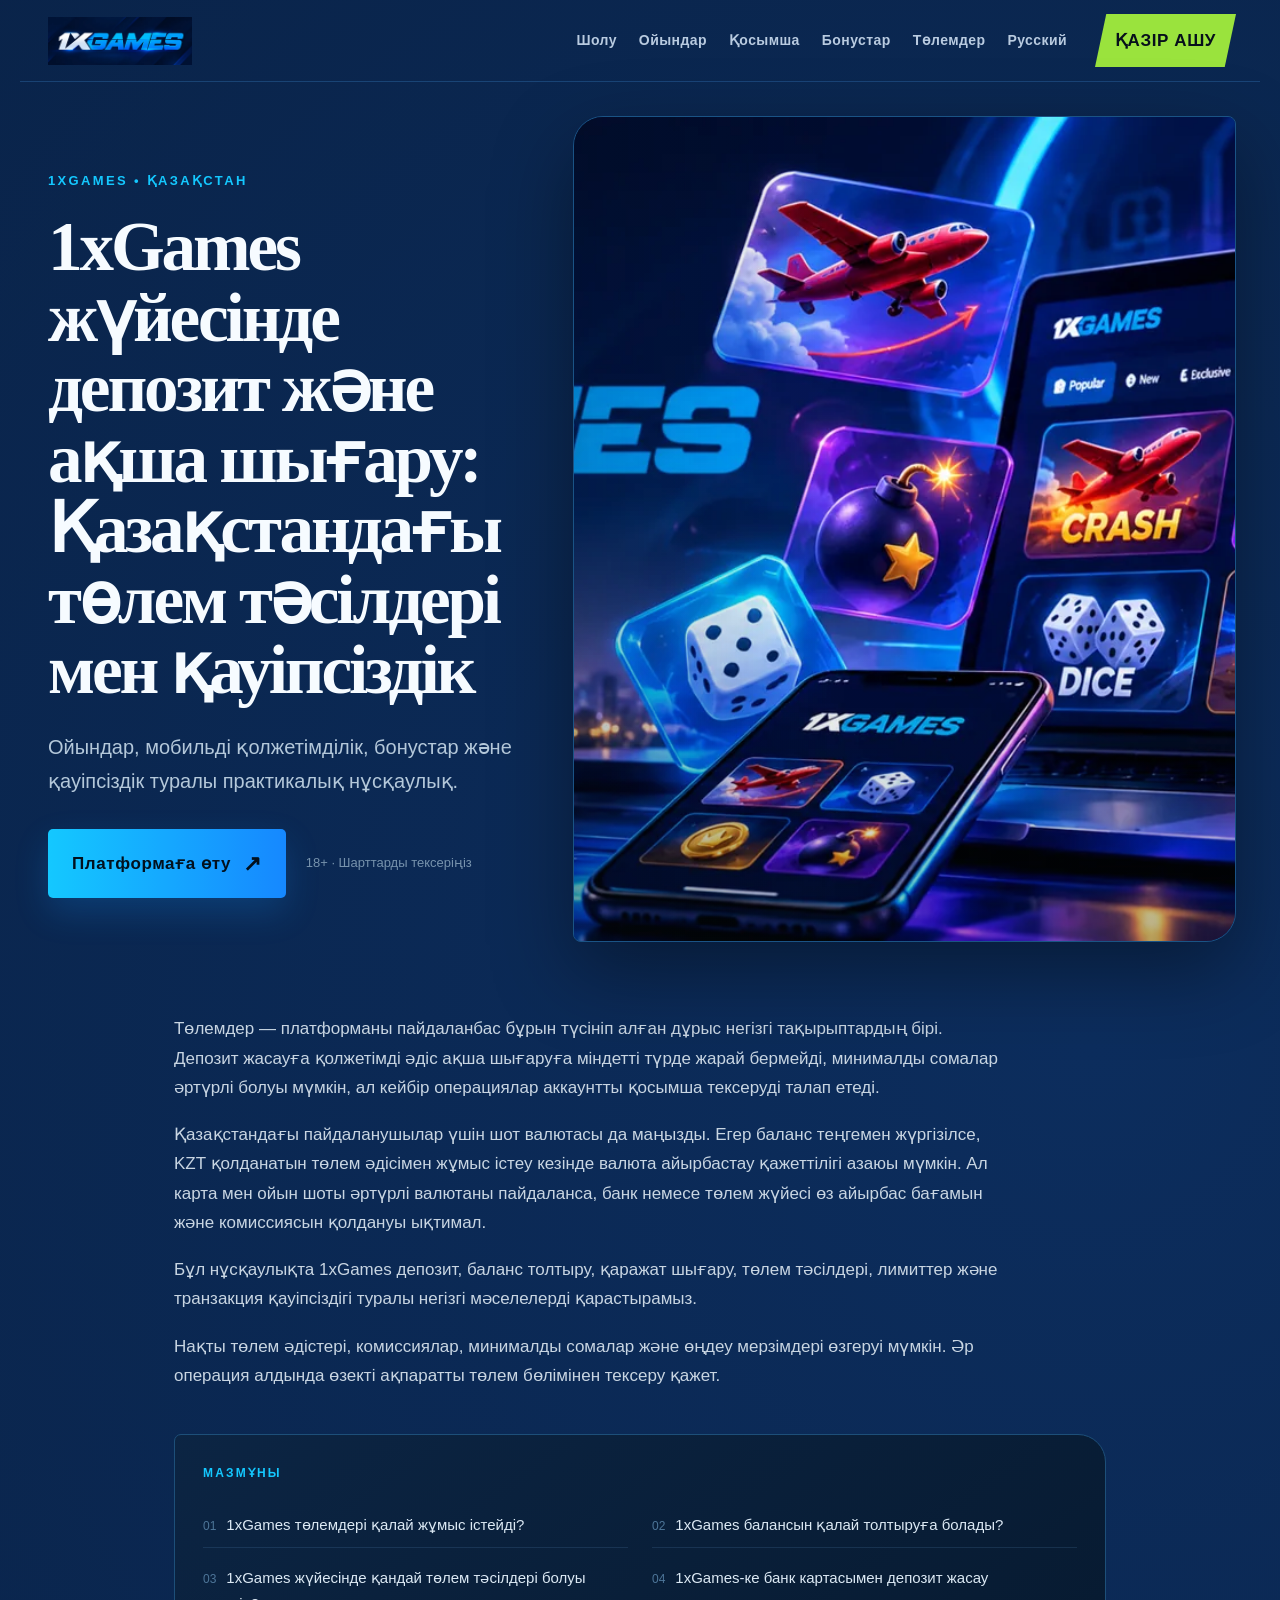
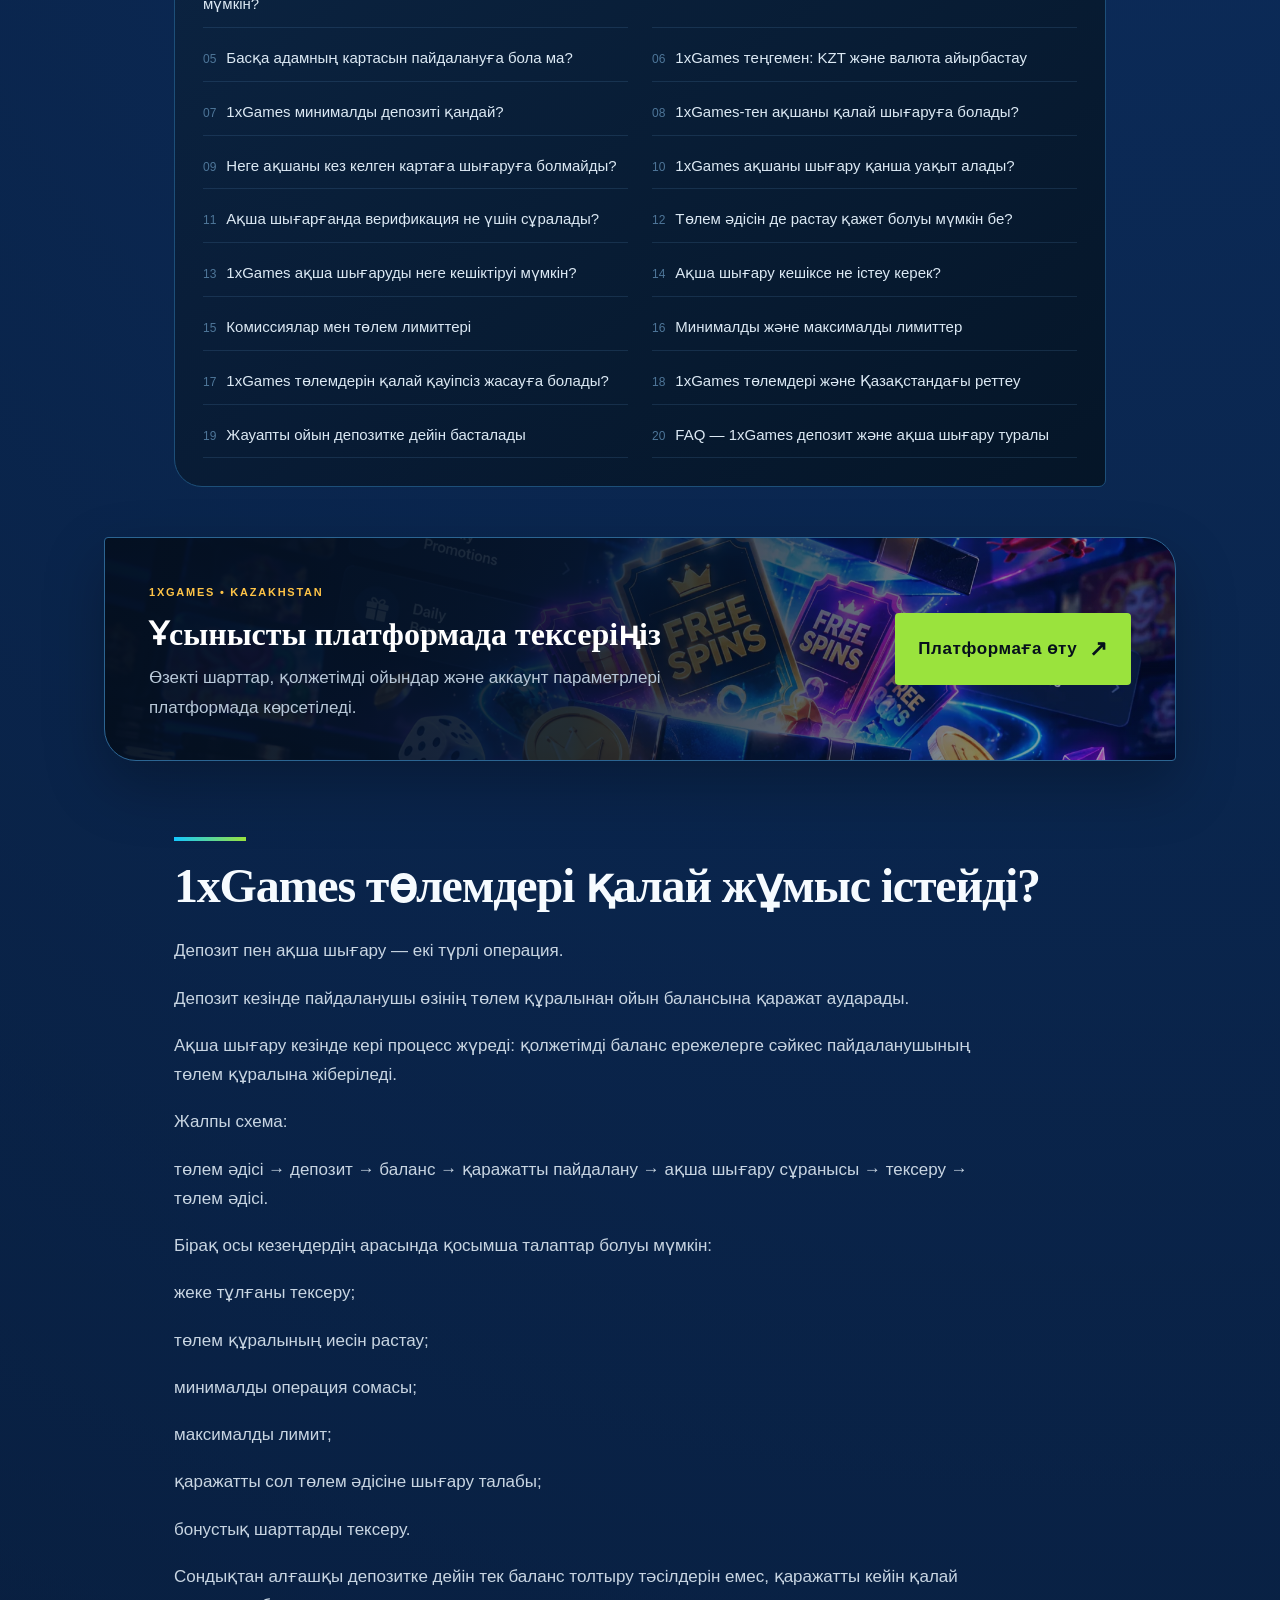
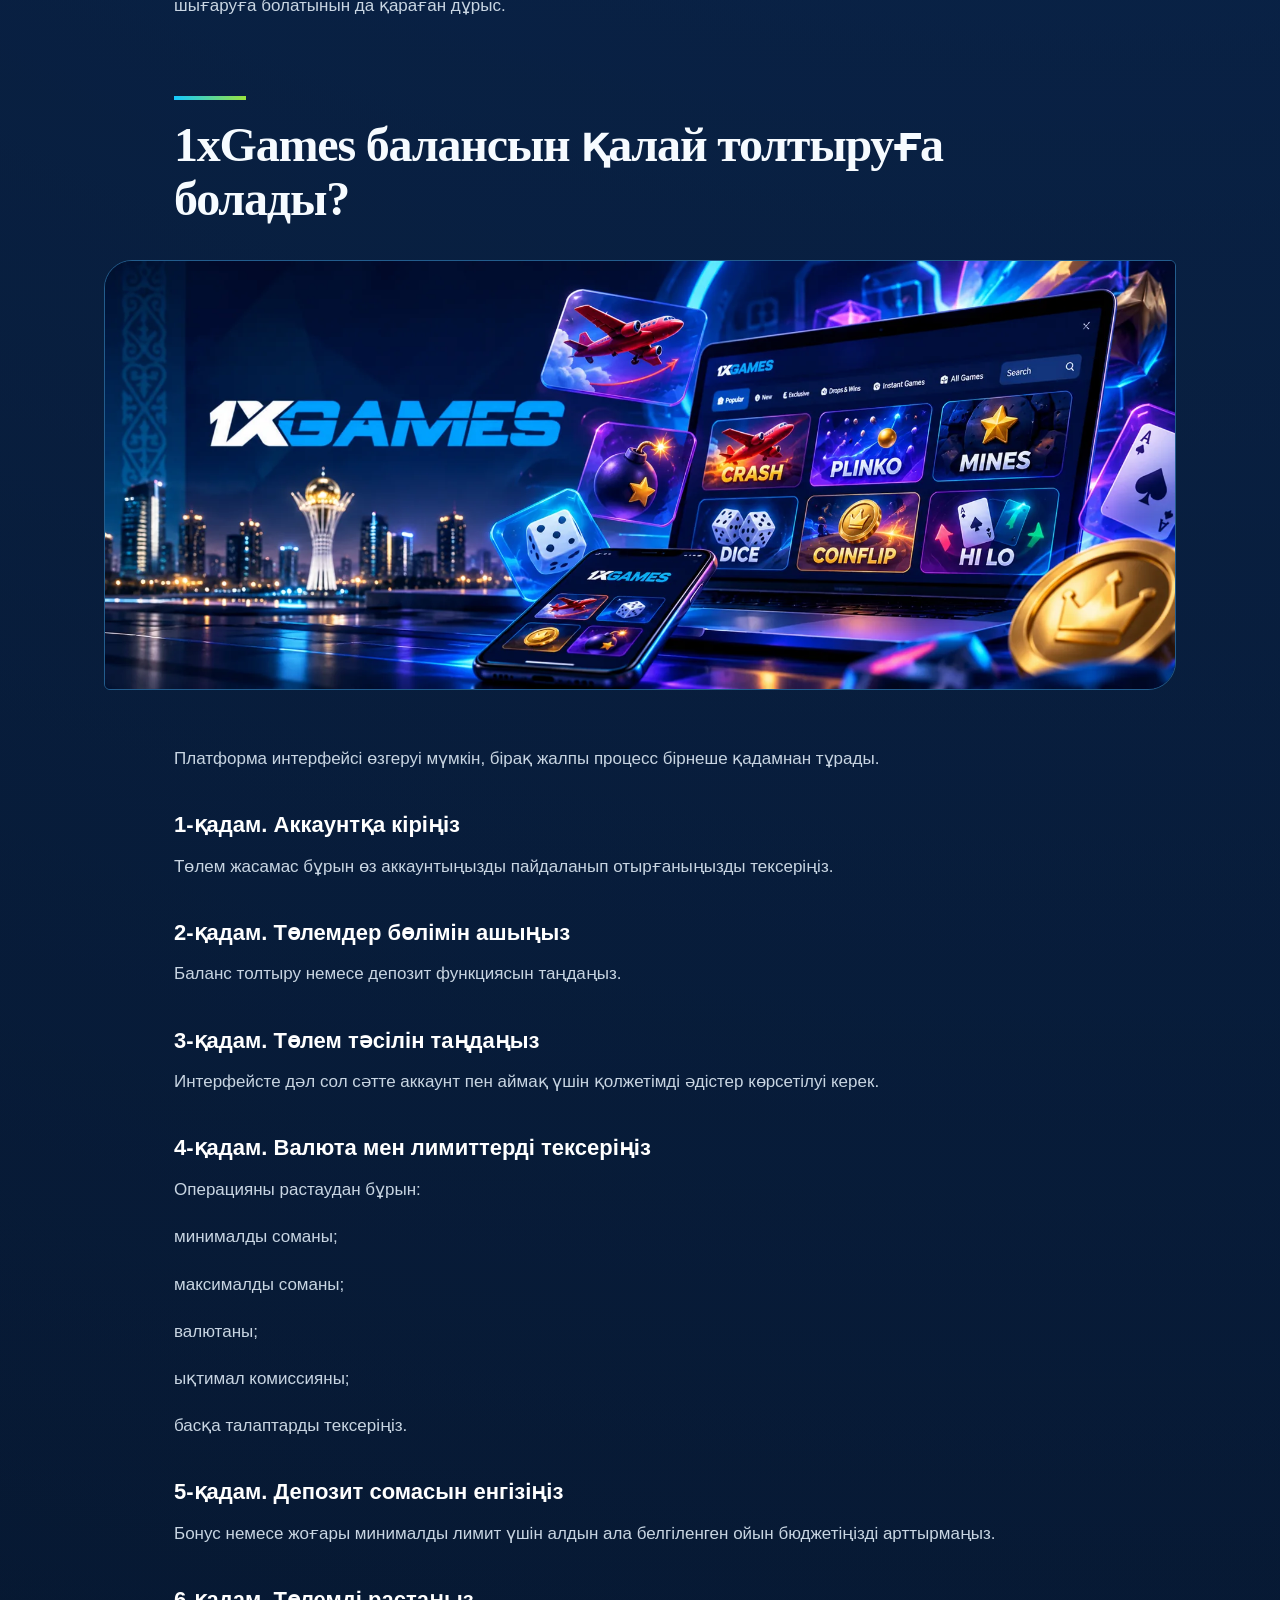
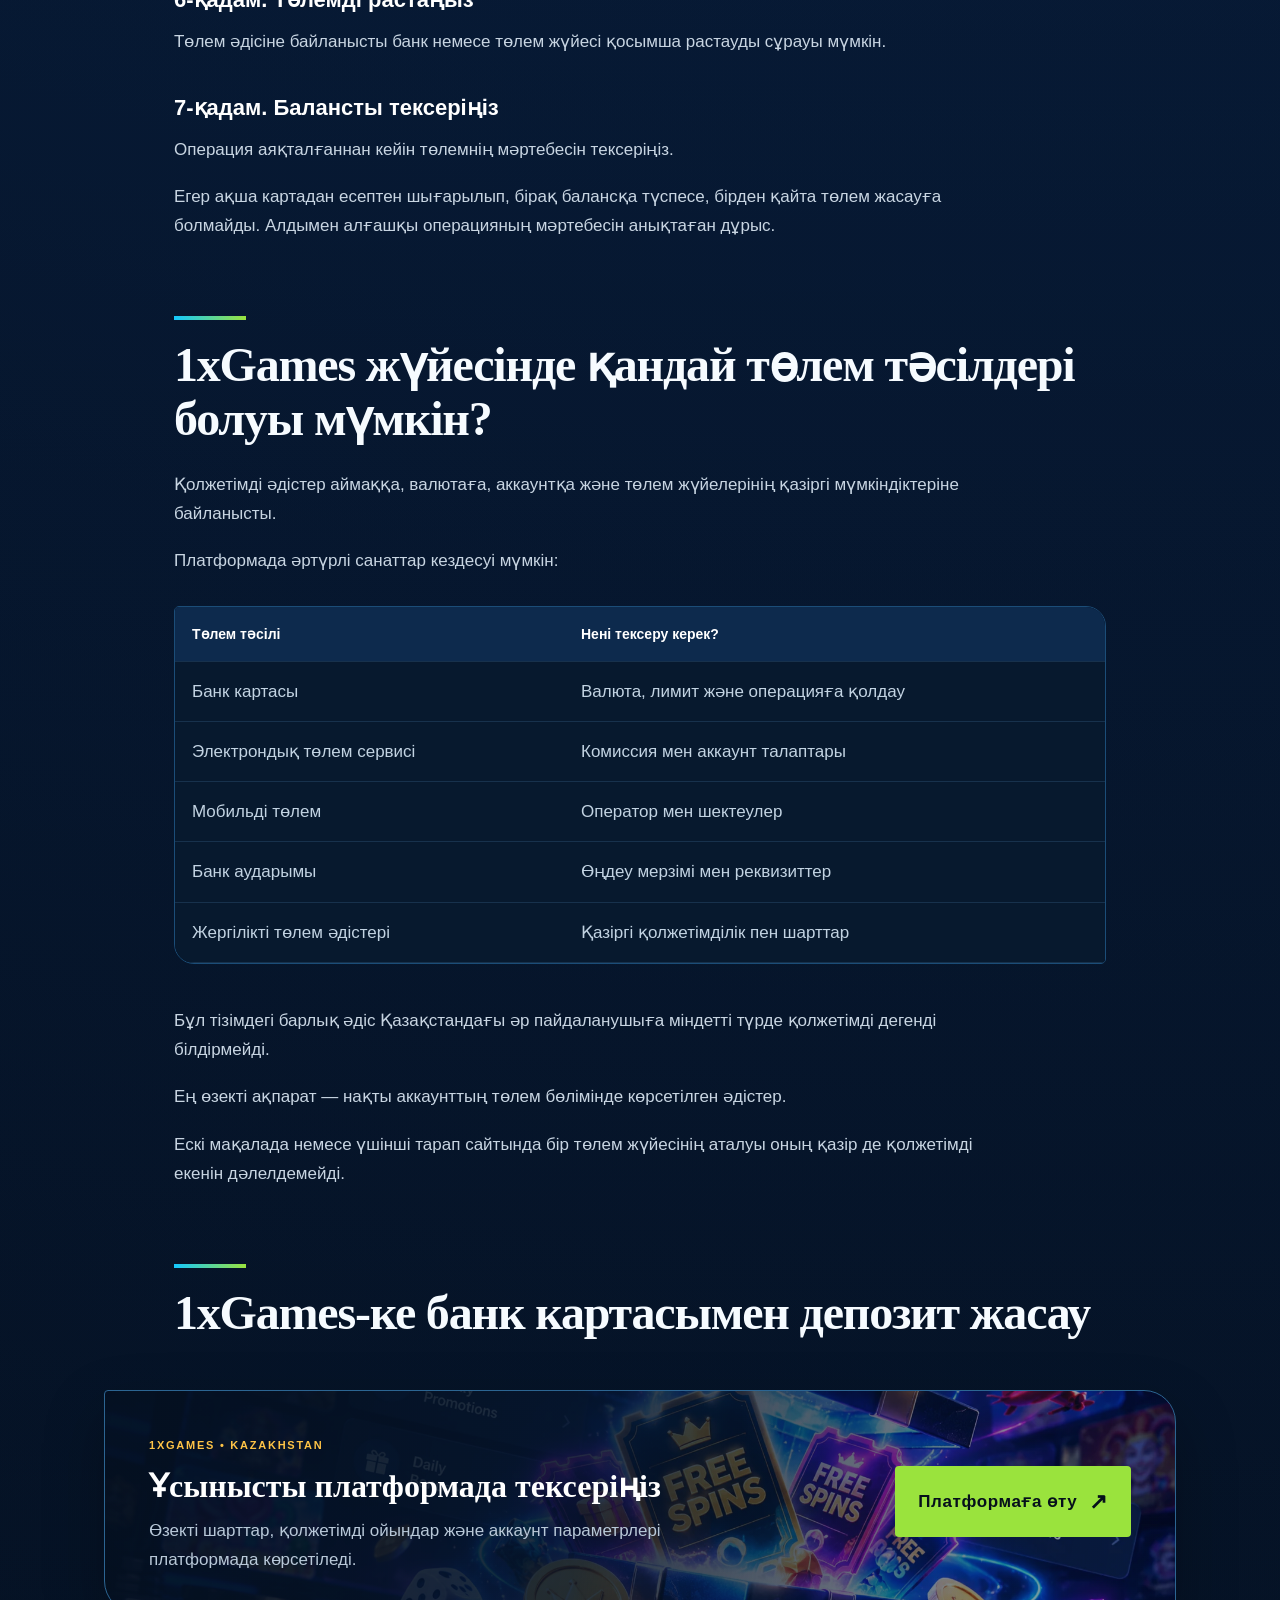
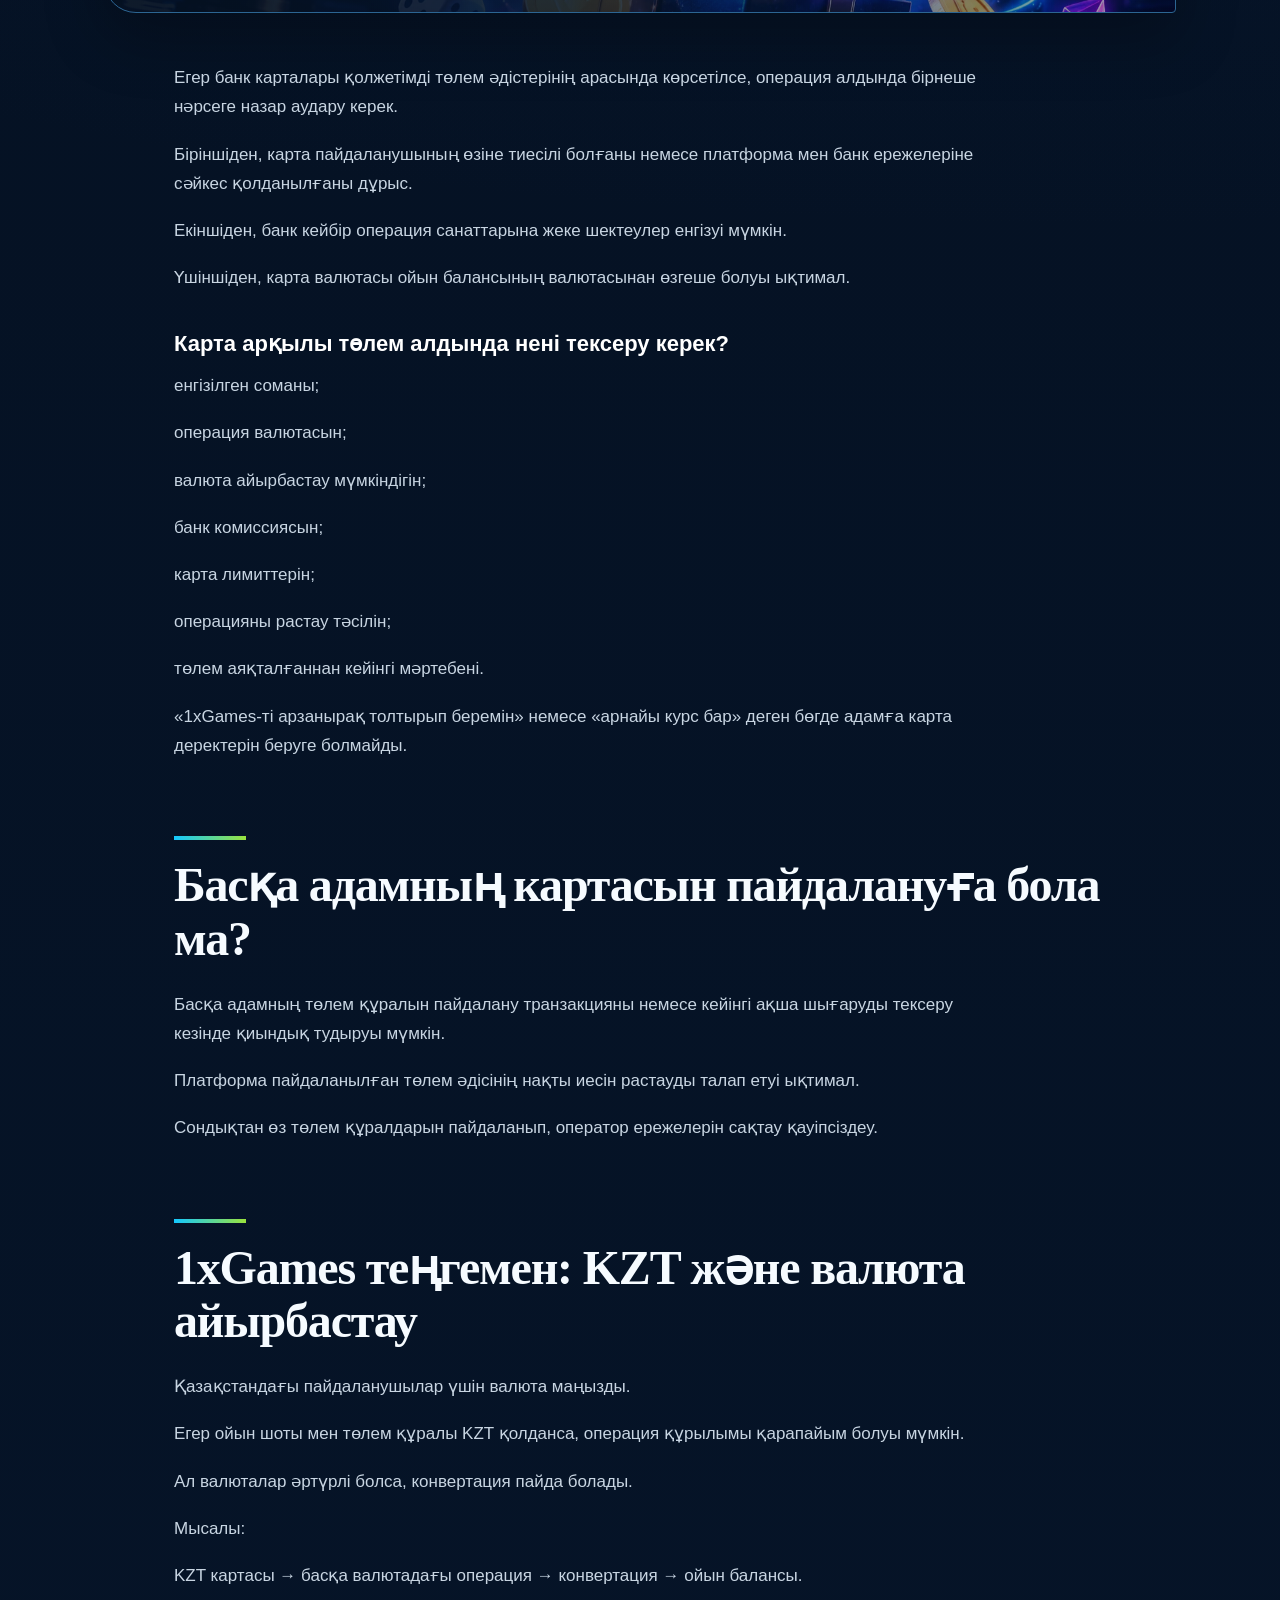
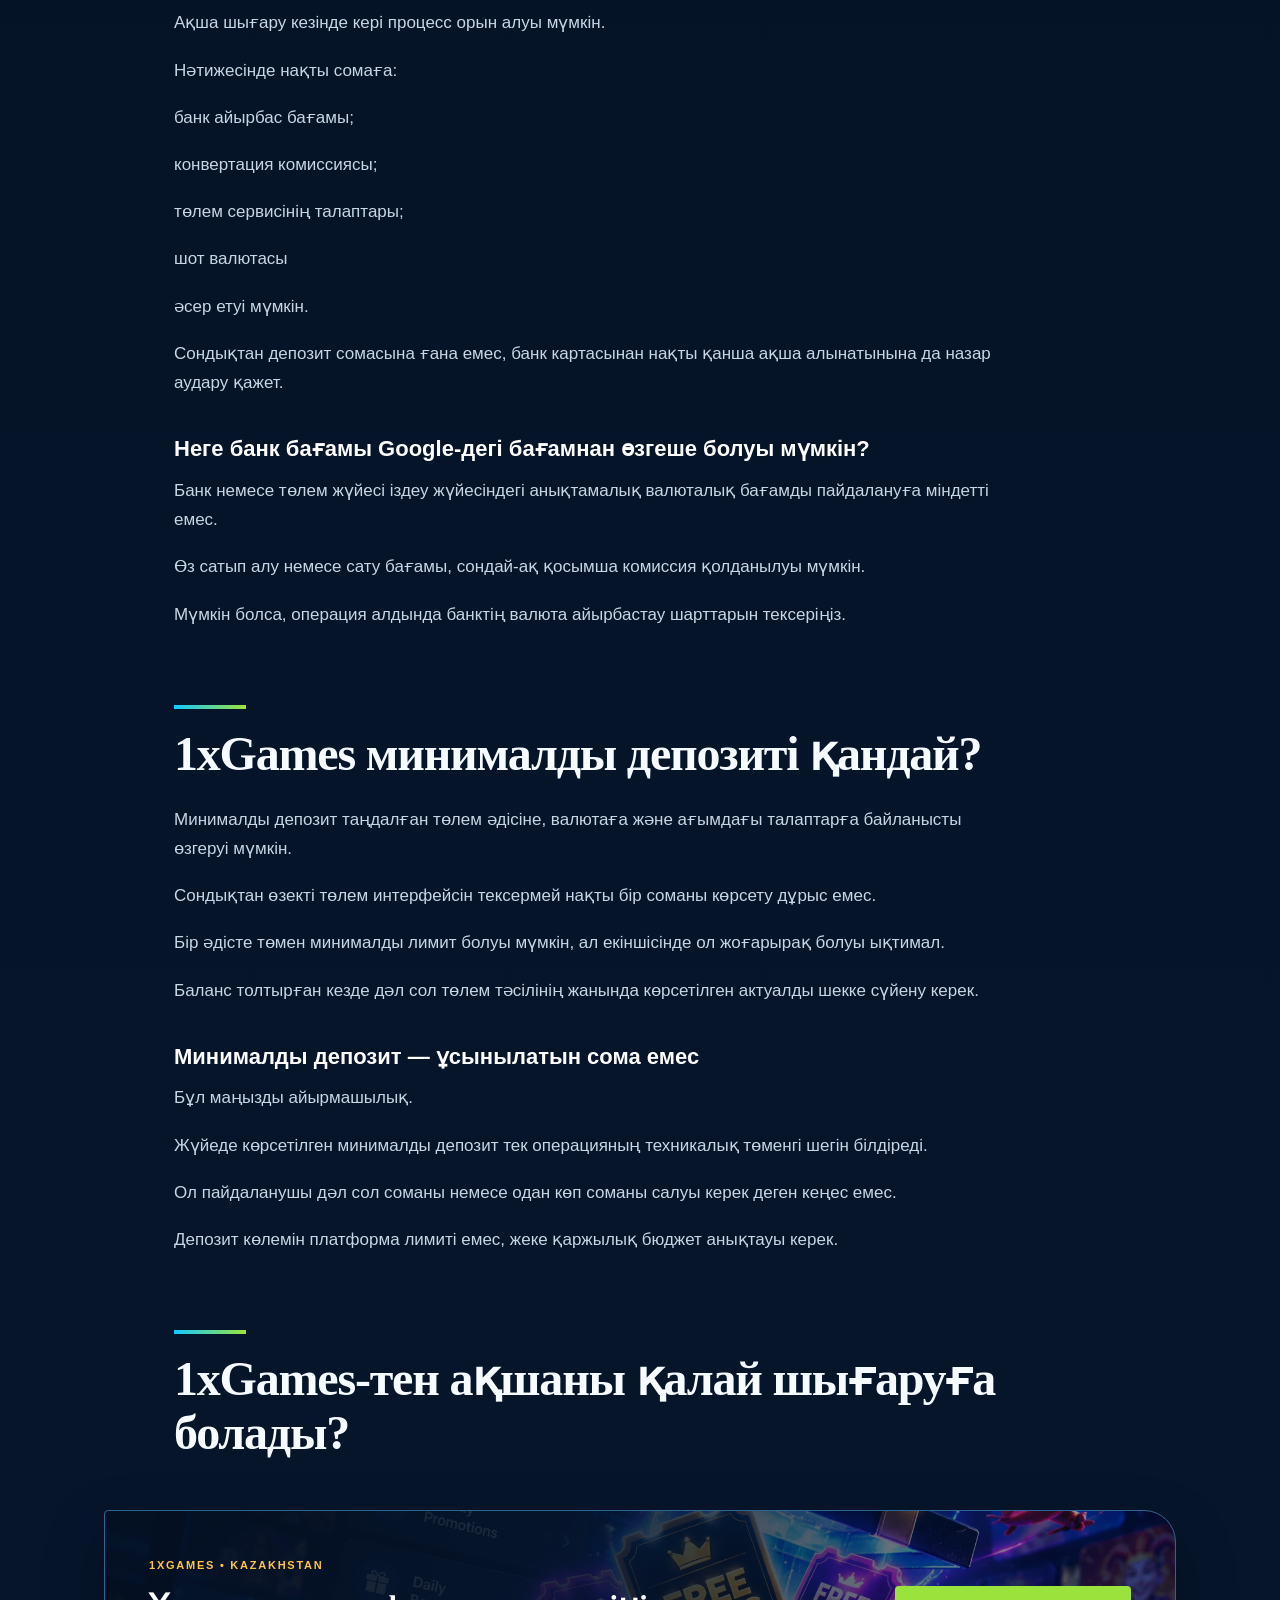
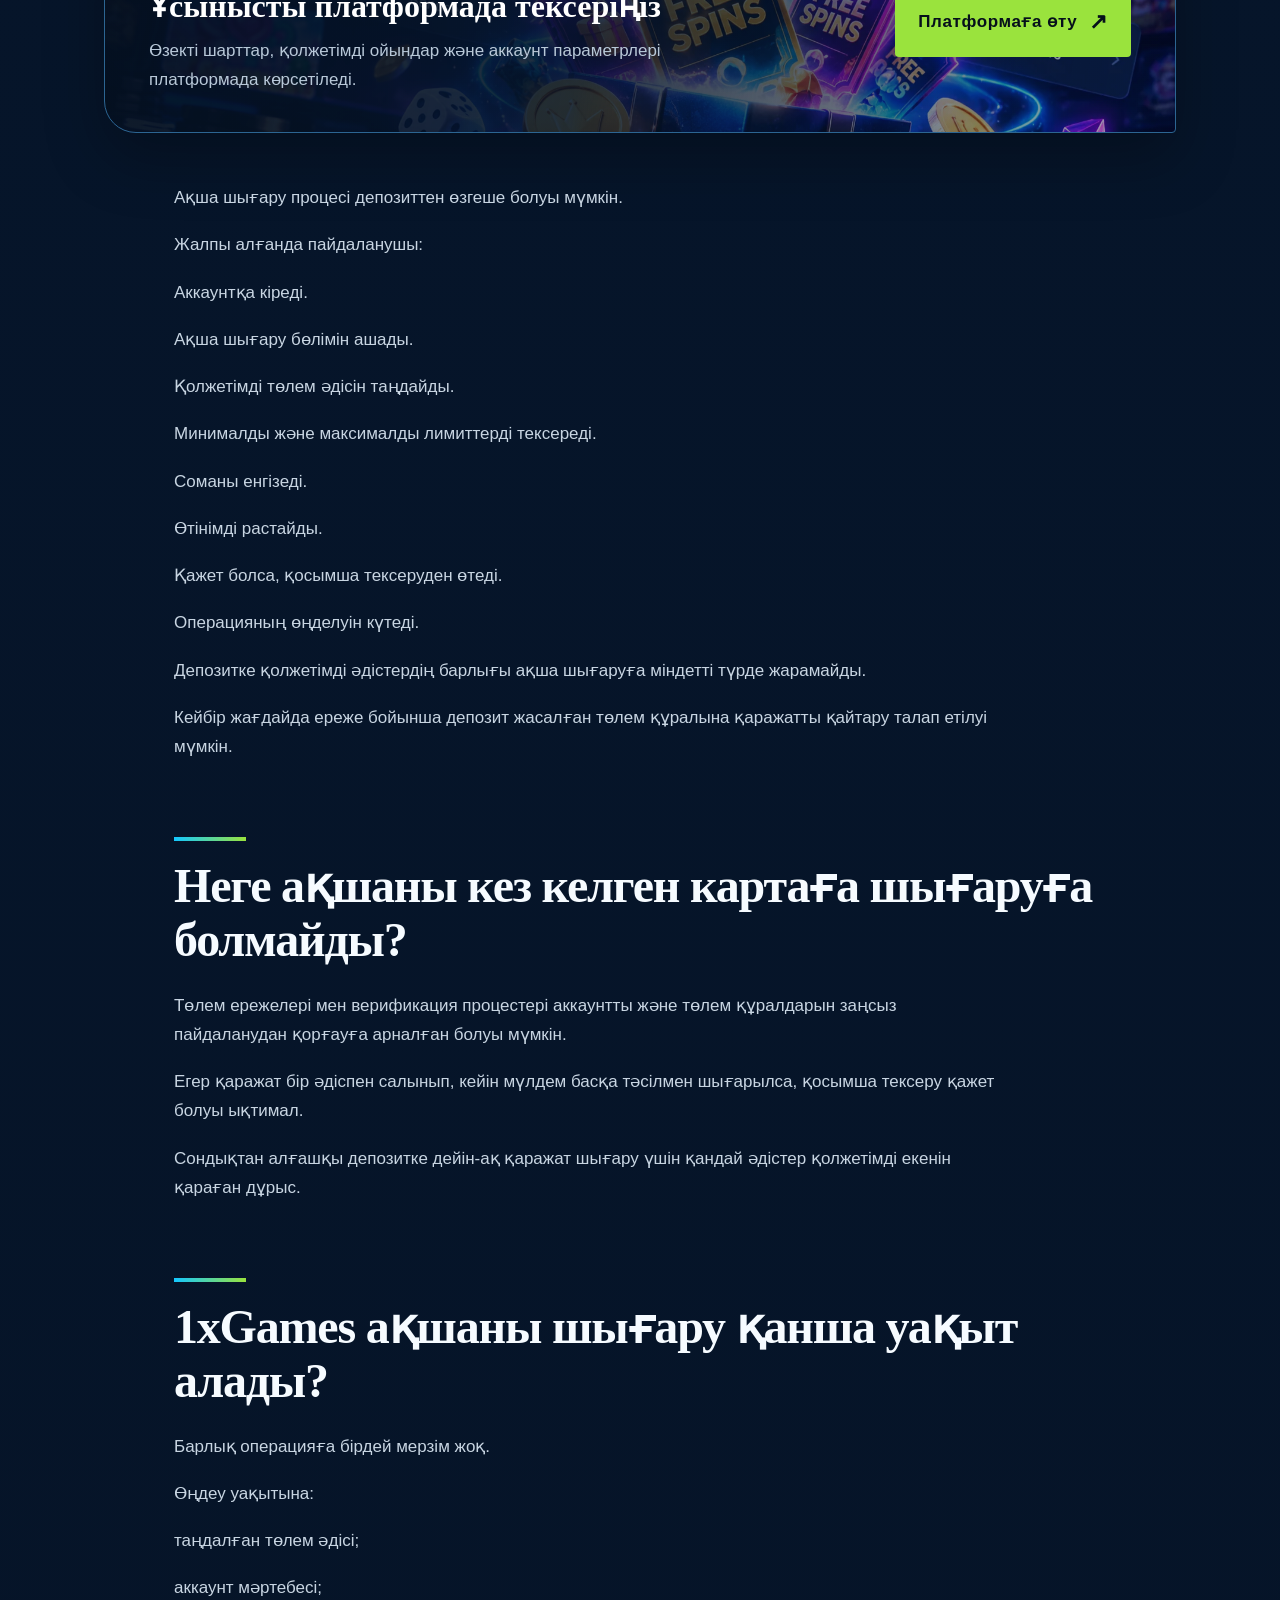
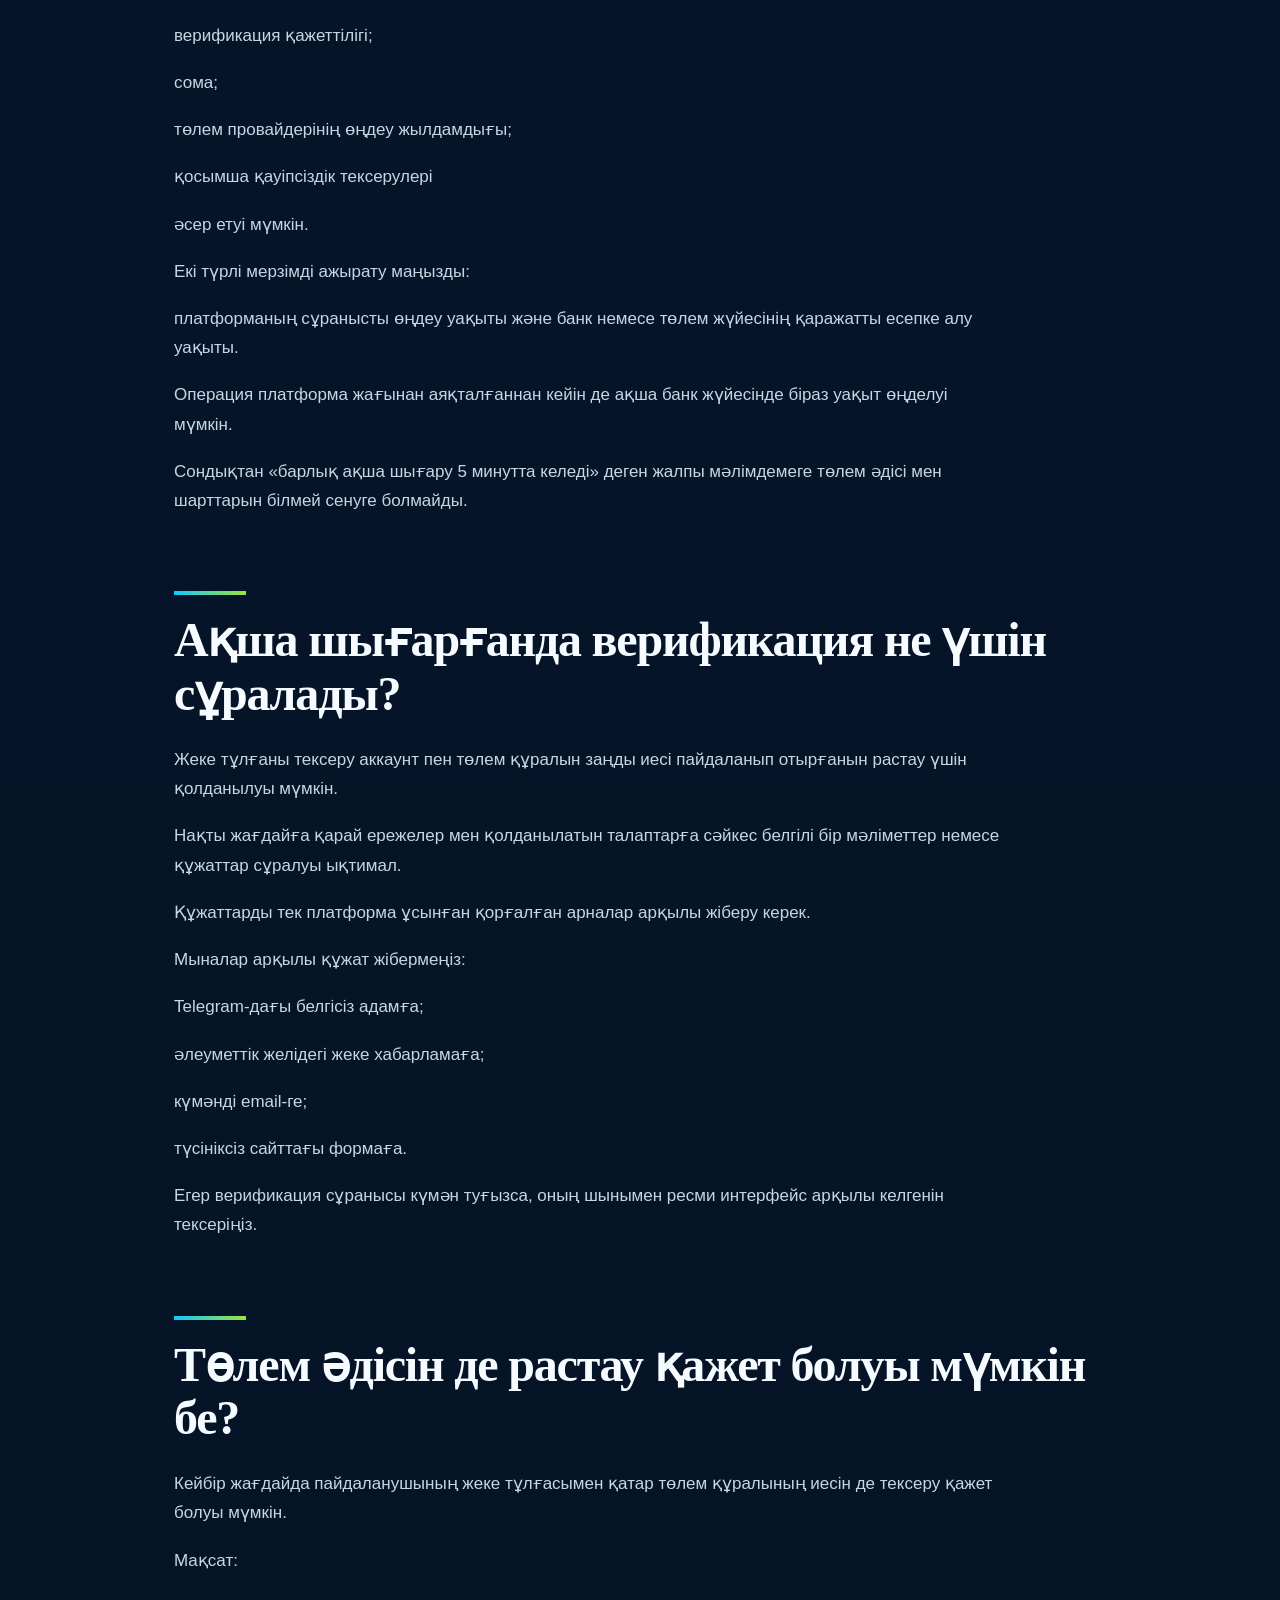
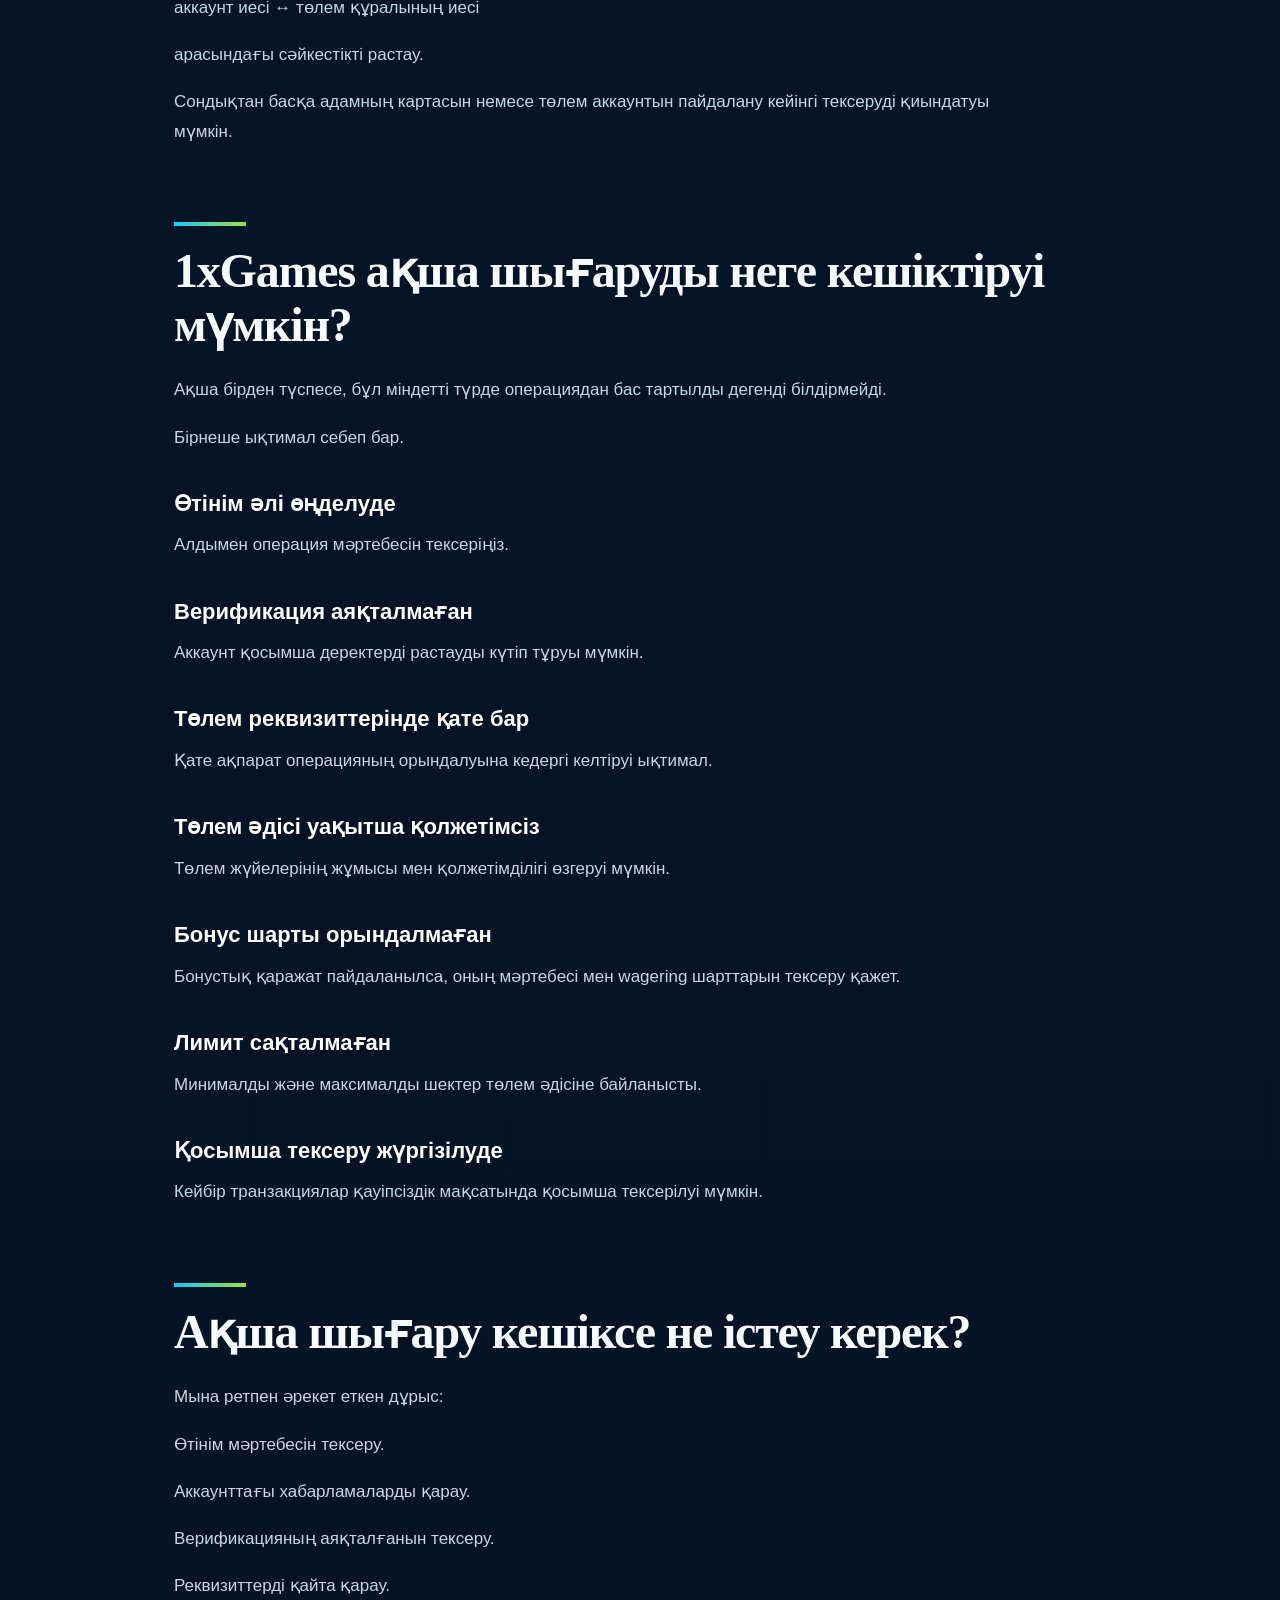
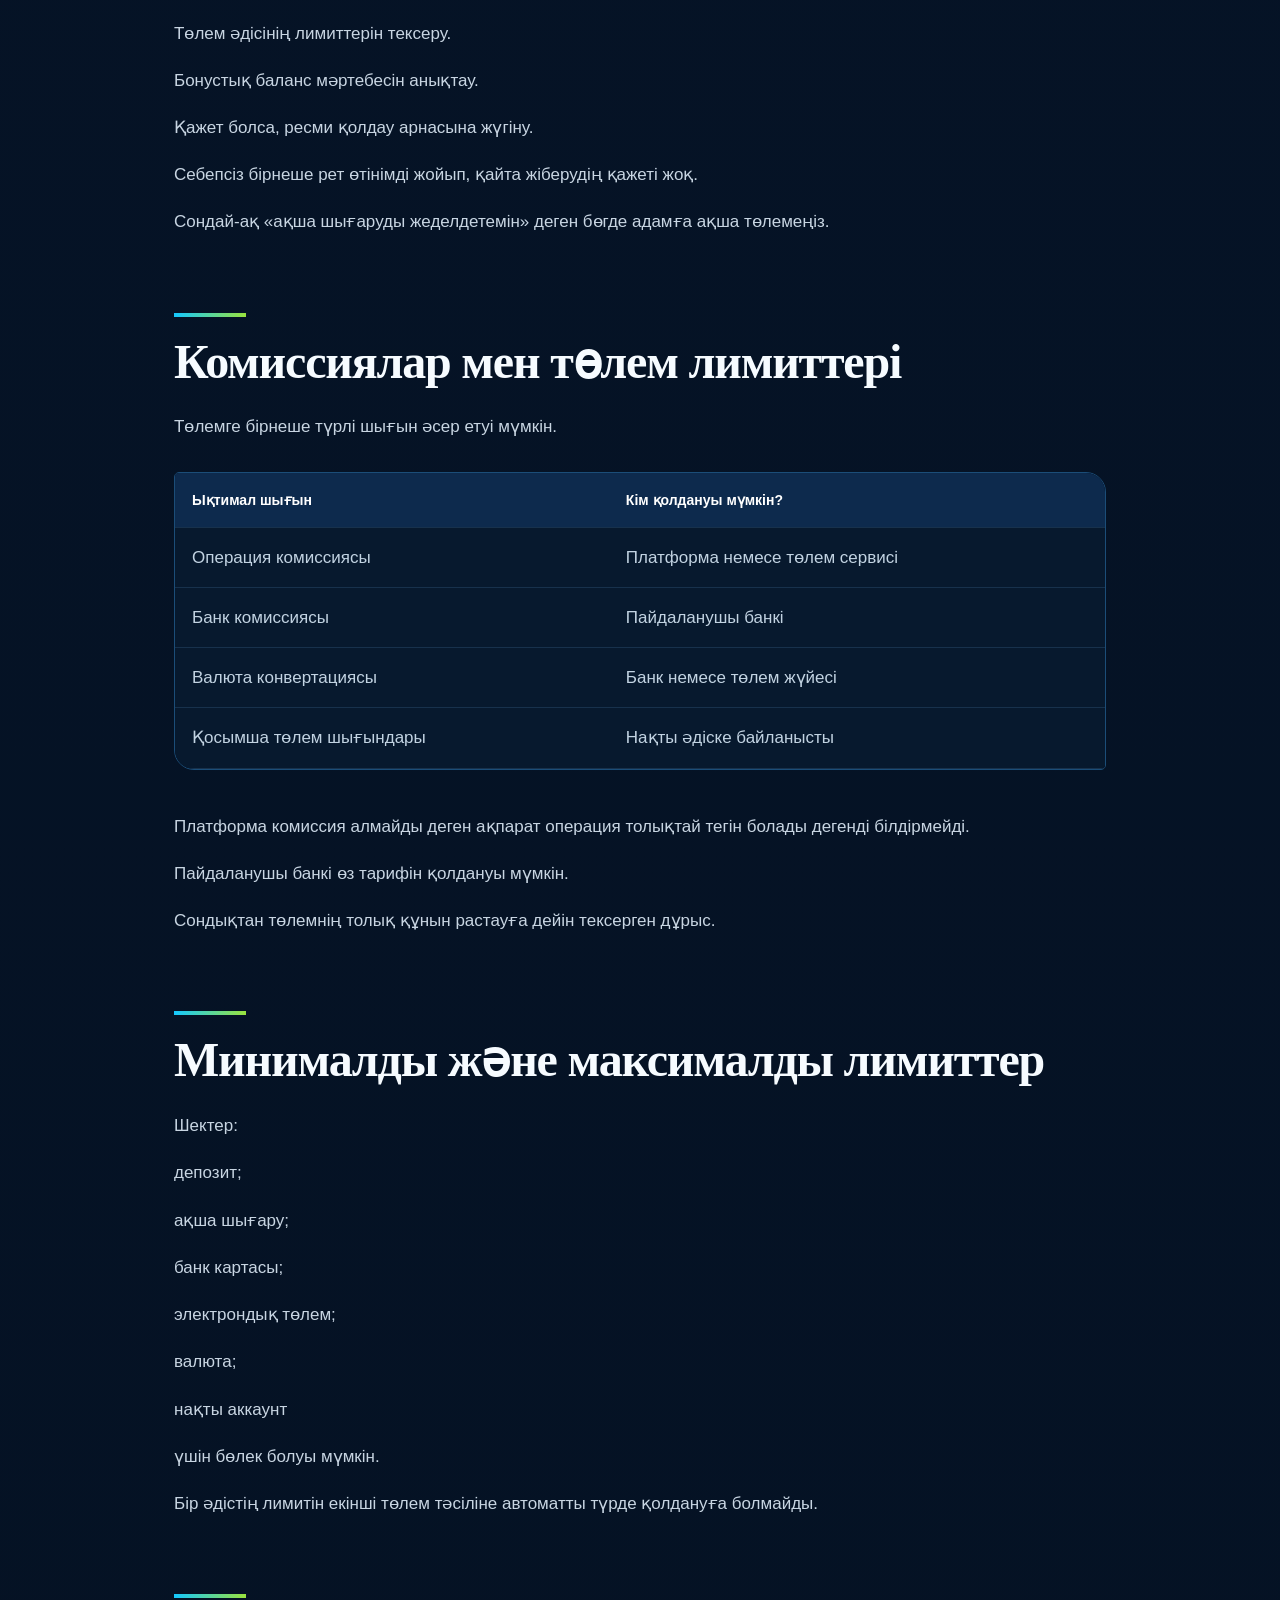
<file: kz/payments/index.html>
<!doctype html><html lang="kk-KZ"><head><meta charset="utf-8"><meta name="viewport" content="width=device-width,initial-scale=1"><title>1xGames депозит және ақша шығару — Қазақстандағы төлемдер</title><meta name="description" content="1xGames жүйесінде депозит пен ақша шығару қалай жұмыс істейтінін біліңіз: карталар, төлем тәсілдері, KZT, лимиттер, мерзімдер және қауіпсіздік."><link rel="canonical" href="https://buytimeinc.com/kz/payments/"><meta name="robots" content="index,follow"><meta name="google-site-verification" content="jDBBeCV9BaRuZMuzhp5bjR_psVSN-O8ITCXYPD31RJw" /><meta property="og:title" content="1xGames депозит және ақша шығару — Қазақстандағы төлемдер"><meta property="og:description" content="1xGames жүйесінде депозит пен ақша шығару қалай жұмыс істейтінін біліңіз: карталар, төлем тәсілдері, KZT, лимиттер, мерзімдер және қауіпсіздік."><meta property="og:url" content="https://buytimeinc.com/kz/payments/"><meta property="og:type" content="website"><meta property="og:image" content="https://buytimeinc.com/assets/img/hero.webp"><meta name="twitter:card" content="summary_large_image"><link rel="icon" href="/assets/img/favicon.webp"><link rel="stylesheet" href="/assets/css/site.css"></head><body>
<header class="site-head"><a class="brand" href="/kz/"><img src="/assets/img/logo.webp" alt="1xGames"></a><nav class="main-nav"><a href="/kz/">Шолу</a><a href="/kz/games/">Ойындар</a><a href="/kz/download/">Қосымша</a><a href="/kz/bonuses/">Бонустар</a><a href="/kz/payments/">Төлемдер</a><a href="/">Русский</a></nav><a class="head-button" href="/go/">ҚАЗІР АШУ</a></header>
<main><section class="hero"><div class="hero-copy"><span class="eyebrow">1XGAMES • ҚАЗАҚСТАН</span><h1>1xGames жүйесінде депозит және ақша шығару: Қазақстандағы төлем тәсілдері мен қауіпсіздік</h1><p>Ойындар, мобильді қолжетімділік, бонустар және қауіпсіздік туралы практикалық нұсқаулық.</p><div class="hero-actions"><a class="primary-button" href="/go/">Платформаға өту <span>↗</span></a><span class="hero-note">18+ · Шарттарды тексеріңіз</span></div></div><div class="hero-media"><img src="/assets/img/hero.webp" alt="1xGames Kazakhstan"></div></section>
<article class="article"><p>Төлемдер — платформаны пайдаланбас бұрын түсініп алған дұрыс негізгі тақырыптардың бірі. Депозит жасауға қолжетімді әдіс ақша шығаруға міндетті түрде жарай бермейді, минималды сомалар әртүрлі болуы мүмкін, ал кейбір операциялар аккаунтты қосымша тексеруді талап етеді.</p><p>Қазақстандағы пайдаланушылар үшін шот валютасы да маңызды. Егер баланс теңгемен жүргізілсе, KZT қолданатын төлем әдісімен жұмыс істеу кезінде валюта айырбастау қажеттілігі азаюы мүмкін. Ал карта мен ойын шоты әртүрлі валютаны пайдаланса, банк немесе төлем жүйесі өз айырбас бағамын және комиссиясын қолдануы ықтимал.</p><p>Бұл нұсқаулықта 1xGames депозит, баланс толтыру, қаражат шығару, төлем тәсілдері, лимиттер және транзакция қауіпсіздігі туралы негізгі мәселелерді қарастырамыз.</p><p>Нақты төлем әдістері, комиссиялар, минималды сомалар және өңдеу мерзімдері өзгеруі мүмкін. Әр операция алдында өзекті ақпаратты төлем бөлімінен тексеру қажет.</p><nav class="toc"><div class="toc-label">МАЗМҰНЫ</div><div class="toc-grid"><a href="#1xgames-төлемдері-қалай-жұмыс-істейді"><span>01</span>1xGames төлемдері қалай жұмыс істейді?</a><a href="#1xgames-балансын-қалай-толтыруға-болады"><span>02</span>1xGames балансын қалай толтыруға болады?</a><a href="#1xgames-жүйесінде-қандай-төлем-тәсілдері-болуы-мүмкін"><span>03</span>1xGames жүйесінде қандай төлем тәсілдері болуы мүмкін?</a><a href="#1xgames-ке-банк-картасымен-депозит-жасау"><span>04</span>1xGames-ке банк картасымен депозит жасау</a><a href="#басқа-адамның-картасын-пайдалануға-бола-ма"><span>05</span>Басқа адамның картасын пайдалануға бола ма?</a><a href="#1xgames-теңгемен-kzt-және-валюта-айырбастау"><span>06</span>1xGames теңгемен: KZT және валюта айырбастау</a><a href="#1xgames-минималды-депозиті-қандай"><span>07</span>1xGames минималды депозиті қандай?</a><a href="#1xgames-тен-ақшаны-қалай-шығаруға-болады"><span>08</span>1xGames-тен ақшаны қалай шығаруға болады?</a><a href="#неге-ақшаны-кез-келген-картаға-шығаруға-болмайды"><span>09</span>Неге ақшаны кез келген картаға шығаруға болмайды?</a><a href="#1xgames-ақшаны-шығару-қанша-уақыт-алады"><span>10</span>1xGames ақшаны шығару қанша уақыт алады?</a><a href="#ақша-шығарғанда-верификация-не-үшін-сұралады"><span>11</span>Ақша шығарғанда верификация не үшін сұралады?</a><a href="#төлем-әдісін-де-растау-қажет-болуы-мүмкін-бе"><span>12</span>Төлем әдісін де растау қажет болуы мүмкін бе?</a><a href="#1xgames-ақша-шығаруды-неге-кешіктіруі-мүмкін"><span>13</span>1xGames ақша шығаруды неге кешіктіруі мүмкін?</a><a href="#ақша-шығару-кешіксе-не-істеу-керек"><span>14</span>Ақша шығару кешіксе не істеу керек?</a><a href="#комиссиялар-мен-төлем-лимиттері"><span>15</span>Комиссиялар мен төлем лимиттері</a><a href="#минималды-және-максималды-лимиттер"><span>16</span>Минималды және максималды лимиттер</a><a href="#1xgames-төлемдерін-қалай-қауіпсіз-жасауға-болады"><span>17</span>1xGames төлемдерін қалай қауіпсіз жасауға болады?</a><a href="#1xgames-төлемдері-және-қазақстандағы-реттеу"><span>18</span>1xGames төлемдері және Қазақстандағы реттеу</a><a href="#жауапты-ойын-депозитке-дейін-басталады"><span>19</span>Жауапты ойын депозитке дейін басталады</a><a href="#faq-1xgames-депозит-және-ақша-шығару-туралы"><span>20</span>FAQ — 1xGames депозит және ақша шығару туралы</a></div></nav><aside class="cta-band"><div><span class="cta-kicker">1XGAMES • KAZAKHSTAN</span><h3>Ұсынысты платформада тексеріңіз</h3><p>Өзекті шарттар, қолжетімді ойындар және аккаунт параметрлері платформада көрсетіледі.</p></div><a class="cta-button" href="/go/">Платформаға өту<span>↗</span></a></aside><h2 id="1xgames-төлемдері-қалай-жұмыс-істейді">1xGames төлемдері қалай жұмыс істейді?</h2><p>Депозит пен ақша шығару — екі түрлі операция.</p><p>Депозит кезінде пайдаланушы өзінің төлем құралынан ойын балансына қаражат аударады.</p><p>Ақша шығару кезінде кері процесс жүреді: қолжетімді баланс ережелерге сәйкес пайдаланушының төлем құралына жіберіледі.</p><p>Жалпы схема:</p><p>төлем әдісі → депозит → баланс → қаражатты пайдалану → ақша шығару сұранысы → тексеру → төлем әдісі.</p><p>Бірақ осы кезеңдердің арасында қосымша талаптар болуы мүмкін:</p><p>жеке тұлғаны тексеру;</p><p>төлем құралының иесін растау;</p><p>минималды операция сомасы;</p><p>максималды лимит;</p><p>қаражатты сол төлем әдісіне шығару талабы;</p><p>бонустық шарттарды тексеру.</p><p>Сондықтан алғашқы депозитке дейін тек баланс толтыру тәсілдерін емес, қаражатты кейін қалай шығаруға болатынын да қараған дұрыс.</p><h2 id="1xgames-балансын-қалай-толтыруға-болады">1xGames балансын қалай толтыруға болады?</h2><figure class="feature-visual"><img src="/assets/img/hero.webp" alt="1xGames Kazakhstan" loading="lazy"></figure><p>Платформа интерфейсі өзгеруі мүмкін, бірақ жалпы процесс бірнеше қадамнан тұрады.</p><h3>1-қадам. Аккаунтқа кіріңіз</h3><p>Төлем жасамас бұрын өз аккаунтыңызды пайдаланып отырғаныңызды тексеріңіз.</p><h3>2-қадам. Төлемдер бөлімін ашыңыз</h3><p>Баланс толтыру немесе депозит функциясын таңдаңыз.</p><h3>3-қадам. Төлем тәсілін таңдаңыз</h3><p>Интерфейсте дәл сол сәтте аккаунт пен аймақ үшін қолжетімді әдістер көрсетілуі керек.</p><h3>4-қадам. Валюта мен лимиттерді тексеріңіз</h3><p>Операцияны растаудан бұрын:</p><p>минималды соманы;</p><p>максималды соманы;</p><p>валютаны;</p><p>ықтимал комиссияны;</p><p>басқа талаптарды тексеріңіз.</p><h3>5-қадам. Депозит сомасын енгізіңіз</h3><p>Бонус немесе жоғары минималды лимит үшін алдын ала белгіленген ойын бюджетіңізді арттырмаңыз.</p><h3>6-қадам. Төлемді растаңыз</h3><p>Төлем әдісіне байланысты банк немесе төлем жүйесі қосымша растауды сұрауы мүмкін.</p><h3>7-қадам. Балансты тексеріңіз</h3><p>Операция аяқталғаннан кейін төлемнің мәртебесін тексеріңіз.</p><p>Егер ақша картадан есептен шығарылып, бірақ балансқа түспесе, бірден қайта төлем жасауға болмайды. Алдымен алғашқы операцияның мәртебесін анықтаған дұрыс.</p><h2 id="1xgames-жүйесінде-қандай-төлем-тәсілдері-болуы-мүмкін">1xGames жүйесінде қандай төлем тәсілдері болуы мүмкін?</h2><p>Қолжетімді әдістер аймаққа, валютаға, аккаунтқа және төлем жүйелерінің қазіргі мүмкіндіктеріне байланысты.</p><p>Платформада әртүрлі санаттар кездесуі мүмкін:</p><div class="table-wrap"><table><tr><th>Төлем тәсілі</th><th>Нені тексеру керек?</th></tr><tr><td>Банк картасы</td><td>Валюта, лимит және операцияға қолдау</td></tr><tr><td>Электрондық төлем сервисі</td><td>Комиссия мен аккаунт талаптары</td></tr><tr><td>Мобильді төлем</td><td>Оператор мен шектеулер</td></tr><tr><td>Банк аударымы</td><td>Өңдеу мерзімі мен реквизиттер</td></tr><tr><td>Жергілікті төлем әдістері</td><td>Қазіргі қолжетімділік пен шарттар</td></tr></table></div><p>Бұл тізімдегі барлық әдіс Қазақстандағы әр пайдаланушыға міндетті түрде қолжетімді дегенді білдірмейді.</p><p>Ең өзекті ақпарат — нақты аккаунттың төлем бөлімінде көрсетілген әдістер.</p><p>Ескі мақалада немесе үшінші тарап сайтында бір төлем жүйесінің аталуы оның қазір де қолжетімді екенін дәлелдемейді.</p><h2 id="1xgames-ке-банк-картасымен-депозит-жасау">1xGames-ке банк картасымен депозит жасау</h2><aside class="cta-band"><div><span class="cta-kicker">1XGAMES • KAZAKHSTAN</span><h3>Ұсынысты платформада тексеріңіз</h3><p>Өзекті шарттар, қолжетімді ойындар және аккаунт параметрлері платформада көрсетіледі.</p></div><a class="cta-button" href="/go/">Платформаға өту<span>↗</span></a></aside><p>Егер банк карталары қолжетімді төлем әдістерінің арасында көрсетілсе, операция алдында бірнеше нәрсеге назар аудару керек.</p><p>Біріншіден, карта пайдаланушының өзіне тиесілі болғаны немесе платформа мен банк ережелеріне сәйкес қолданылғаны дұрыс.</p><p>Екіншіден, банк кейбір операция санаттарына жеке шектеулер енгізуі мүмкін.</p><p>Үшіншіден, карта валютасы ойын балансының валютасынан өзгеше болуы ықтимал.</p><h3>Карта арқылы төлем алдында нені тексеру керек?</h3><p>енгізілген соманы;</p><p>операция валютасын;</p><p>валюта айырбастау мүмкіндігін;</p><p>банк комиссиясын;</p><p>карта лимиттерін;</p><p>операцияны растау тәсілін;</p><p>төлем аяқталғаннан кейінгі мәртебені.</p><p>«1xGames-ті арзанырақ толтырып беремін» немесе «арнайы курс бар» деген бөгде адамға карта деректерін беруге болмайды.</p><h2 id="басқа-адамның-картасын-пайдалануға-бола-ма">Басқа адамның картасын пайдалануға бола ма?</h2><p>Басқа адамның төлем құралын пайдалану транзакцияны немесе кейінгі ақша шығаруды тексеру кезінде қиындық тудыруы мүмкін.</p><p>Платформа пайдаланылған төлем әдісінің нақты иесін растауды талап етуі ықтимал.</p><p>Сондықтан өз төлем құралдарын пайдаланып, оператор ережелерін сақтау қауіпсіздеу.</p><h2 id="1xgames-теңгемен-kzt-және-валюта-айырбастау">1xGames теңгемен: KZT және валюта айырбастау</h2><p>Қазақстандағы пайдаланушылар үшін валюта маңызды.</p><p>Егер ойын шоты мен төлем құралы KZT қолданса, операция құрылымы қарапайым болуы мүмкін.</p><p>Ал валюталар әртүрлі болса, конвертация пайда болады.</p><p>Мысалы:</p><p>KZT картасы → басқа валютадағы операция → конвертация → ойын балансы.</p><p>Ақша шығару кезінде кері процесс орын алуы мүмкін.</p><p>Нәтижесінде нақты сомаға:</p><p>банк айырбас бағамы;</p><p>конвертация комиссиясы;</p><p>төлем сервисінің талаптары;</p><p>шот валютасы</p><p>әсер етуі мүмкін.</p><p>Сондықтан депозит сомасына ғана емес, банк картасынан нақты қанша ақша алынатынына да назар аудару қажет.</p><h3>Неге банк бағамы Google-дегі бағамнан өзгеше болуы мүмкін?</h3><p>Банк немесе төлем жүйесі іздеу жүйесіндегі анықтамалық валюталық бағамды пайдалануға міндетті емес.</p><p>Өз сатып алу немесе сату бағамы, сондай-ақ қосымша комиссия қолданылуы мүмкін.</p><p>Мүмкін болса, операция алдында банктің валюта айырбастау шарттарын тексеріңіз.</p><h2 id="1xgames-минималды-депозиті-қандай">1xGames минималды депозиті қандай?</h2><p>Минималды депозит таңдалған төлем әдісіне, валютаға және ағымдағы талаптарға байланысты өзгеруі мүмкін.</p><p>Сондықтан өзекті төлем интерфейсін тексермей нақты бір соманы көрсету дұрыс емес.</p><p>Бір әдісте төмен минималды лимит болуы мүмкін, ал екіншісінде ол жоғарырақ болуы ықтимал.</p><p>Баланс толтырған кезде дәл сол төлем тәсілінің жанында көрсетілген актуалды шекке сүйену керек.</p><h3>Минималды депозит — ұсынылатын сома емес</h3><p>Бұл маңызды айырмашылық.</p><p>Жүйеде көрсетілген минималды депозит тек операцияның техникалық төменгі шегін білдіреді.</p><p>Ол пайдаланушы дәл сол соманы немесе одан көп соманы салуы керек деген кеңес емес.</p><p>Депозит көлемін платформа лимиті емес, жеке қаржылық бюджет анықтауы керек.</p><h2 id="1xgames-тен-ақшаны-қалай-шығаруға-болады">1xGames-тен ақшаны қалай шығаруға болады?</h2><aside class="cta-band"><div><span class="cta-kicker">1XGAMES • KAZAKHSTAN</span><h3>Ұсынысты платформада тексеріңіз</h3><p>Өзекті шарттар, қолжетімді ойындар және аккаунт параметрлері платформада көрсетіледі.</p></div><a class="cta-button" href="/go/">Платформаға өту<span>↗</span></a></aside><p>Ақша шығару процесі депозиттен өзгеше болуы мүмкін.</p><p>Жалпы алғанда пайдаланушы:</p><p>Аккаунтқа кіреді.</p><p>Ақша шығару бөлімін ашады.</p><p>Қолжетімді төлем әдісін таңдайды.</p><p>Минималды және максималды лимиттерді тексереді.</p><p>Соманы енгізеді.</p><p>Өтінімді растайды.</p><p>Қажет болса, қосымша тексеруден өтеді.</p><p>Операцияның өңделуін күтеді.</p><p>Депозитке қолжетімді әдістердің барлығы ақша шығаруға міндетті түрде жарамайды.</p><p>Кейбір жағдайда ереже бойынша депозит жасалған төлем құралына қаражатты қайтару талап етілуі мүмкін.</p><h2 id="неге-ақшаны-кез-келген-картаға-шығаруға-болмайды">Неге ақшаны кез келген картаға шығаруға болмайды?</h2><p>Төлем ережелері мен верификация процестері аккаунтты және төлем құралдарын заңсыз пайдаланудан қорғауға арналған болуы мүмкін.</p><p>Егер қаражат бір әдіспен салынып, кейін мүлдем басқа тәсілмен шығарылса, қосымша тексеру қажет болуы ықтимал.</p><p>Сондықтан алғашқы депозитке дейін-ақ қаражат шығару үшін қандай әдістер қолжетімді екенін қараған дұрыс.</p><h2 id="1xgames-ақшаны-шығару-қанша-уақыт-алады">1xGames ақшаны шығару қанша уақыт алады?</h2><p>Барлық операцияға бірдей мерзім жоқ.</p><p>Өңдеу уақытына:</p><p>таңдалған төлем әдісі;</p><p>аккаунт мәртебесі;</p><p>верификация қажеттілігі;</p><p>сома;</p><p>төлем провайдерінің өңдеу жылдамдығы;</p><p>қосымша қауіпсіздік тексерулері</p><p>әсер етуі мүмкін.</p><p>Екі түрлі мерзімді ажырату маңызды:</p><p>платформаның сұранысты өңдеу уақыты және банк немесе төлем жүйесінің қаражатты есепке алу уақыты.</p><p>Операция платформа жағынан аяқталғаннан кейін де ақша банк жүйесінде біраз уақыт өңделуі мүмкін.</p><p>Сондықтан «барлық ақша шығару 5 минутта келеді» деген жалпы мәлімдемеге төлем әдісі мен шарттарын білмей сенуге болмайды.</p><h2 id="ақша-шығарғанда-верификация-не-үшін-сұралады">Ақша шығарғанда верификация не үшін сұралады?</h2><p>Жеке тұлғаны тексеру аккаунт пен төлем құралын заңды иесі пайдаланып отырғанын растау үшін қолданылуы мүмкін.</p><p>Нақты жағдайға қарай ережелер мен қолданылатын талаптарға сәйкес белгілі бір мәліметтер немесе құжаттар сұралуы ықтимал.</p><p>Құжаттарды тек платформа ұсынған қорғалған арналар арқылы жіберу керек.</p><p>Мыналар арқылы құжат жібермеңіз:</p><p>Telegram-дағы белгісіз адамға;</p><p>әлеуметтік желідегі жеке хабарламаға;</p><p>күмәнді email-ге;</p><p>түсініксіз сайттағы формаға.</p><p>Егер верификация сұранысы күмән туғызса, оның шынымен ресми интерфейс арқылы келгенін тексеріңіз.</p><h2 id="төлем-әдісін-де-растау-қажет-болуы-мүмкін-бе">Төлем әдісін де растау қажет болуы мүмкін бе?</h2><p>Кейбір жағдайда пайдаланушының жеке тұлғасымен қатар төлем құралының иесін де тексеру қажет болуы мүмкін.</p><p>Мақсат:</p><p>аккаунт иесі ↔ төлем құралының иесі</p><p>арасындағы сәйкестікті растау.</p><p>Сондықтан басқа адамның картасын немесе төлем аккаунтын пайдалану кейінгі тексеруді қиындатуы мүмкін.</p><h2 id="1xgames-ақша-шығаруды-неге-кешіктіруі-мүмкін">1xGames ақша шығаруды неге кешіктіруі мүмкін?</h2><p>Ақша бірден түспесе, бұл міндетті түрде операциядан бас тартылды дегенді білдірмейді.</p><p>Бірнеше ықтимал себеп бар.</p><h3>Өтінім әлі өңделуде</h3><p>Алдымен операция мәртебесін тексеріңіз.</p><h3>Верификация аяқталмаған</h3><p>Аккаунт қосымша деректерді растауды күтіп тұруы мүмкін.</p><h3>Төлем реквизиттерінде қате бар</h3><p>Қате ақпарат операцияның орындалуына кедергі келтіруі ықтимал.</p><h3>Төлем әдісі уақытша қолжетімсіз</h3><p>Төлем жүйелерінің жұмысы мен қолжетімділігі өзгеруі мүмкін.</p><h3>Бонус шарты орындалмаған</h3><p>Бонустық қаражат пайдаланылса, оның мәртебесі мен wagering шарттарын тексеру қажет.</p><h3>Лимит сақталмаған</h3><p>Минималды және максималды шектер төлем әдісіне байланысты.</p><h3>Қосымша тексеру жүргізілуде</h3><p>Кейбір транзакциялар қауіпсіздік мақсатында қосымша тексерілуі мүмкін.</p><h2 id="ақша-шығару-кешіксе-не-істеу-керек">Ақша шығару кешіксе не істеу керек?</h2><p>Мына ретпен әрекет еткен дұрыс:</p><p>Өтінім мәртебесін тексеру.</p><p>Аккаунттағы хабарламаларды қарау.</p><p>Верификацияның аяқталғанын тексеру.</p><p>Реквизиттерді қайта қарау.</p><p>Төлем әдісінің лимиттерін тексеру.</p><p>Бонустық баланс мәртебесін анықтау.</p><p>Қажет болса, ресми қолдау арнасына жүгіну.</p><p>Себепсіз бірнеше рет өтінімді жойып, қайта жіберудің қажеті жоқ.</p><p>Сондай-ақ «ақша шығаруды жеделдетемін» деген бөгде адамға ақша төлемеңіз.</p><h2 id="комиссиялар-мен-төлем-лимиттері">Комиссиялар мен төлем лимиттері</h2><p>Төлемге бірнеше түрлі шығын әсер етуі мүмкін.</p><div class="table-wrap"><table><tr><th>Ықтимал шығын</th><th>Кім қолдануы мүмкін?</th></tr><tr><td>Операция комиссиясы</td><td>Платформа немесе төлем сервисі</td></tr><tr><td>Банк комиссиясы</td><td>Пайдаланушы банкі</td></tr><tr><td>Валюта конвертациясы</td><td>Банк немесе төлем жүйесі</td></tr><tr><td>Қосымша төлем шығындары</td><td>Нақты әдіске байланысты</td></tr></table></div><p>Платформа комиссия алмайды деген ақпарат операция толықтай тегін болады дегенді білдірмейді.</p><p>Пайдаланушы банкі өз тарифін қолдануы мүмкін.</p><p>Сондықтан төлемнің толық құнын растауға дейін тексерген дұрыс.</p><h2 id="минималды-және-максималды-лимиттер">Минималды және максималды лимиттер</h2><p>Шектер:</p><p>депозит;</p><p>ақша шығару;</p><p>банк картасы;</p><p>электрондық төлем;</p><p>валюта;</p><p>нақты аккаунт</p><p>үшін бөлек болуы мүмкін.</p><p>Бір әдістің лимитін екінші төлем тәсіліне автоматты түрде қолдануға болмайды.</p><h2 id="1xgames-төлемдерін-қалай-қауіпсіз-жасауға-болады">1xGames төлемдерін қалай қауіпсіз жасауға болады?</h2><p>Қаржылық операциялар кезінде ерекше мұқият болу керек.</p><h3>Сайт мекенжайын тексеріңіз</h3><p>Фишингтік сайттар төлем интерфейсін визуалды түрде көшіре алады.</p><h3>Растау кодтарын бермеңіз</h3><p>SMS, push немесе басқа бір реттік банк коды тек сіздің операцияңызды растауға арналған.</p><h3>Өз төлем құралдарыңызды пайдаланыңыз</h3><p>Бұл төлем иесін растау кезінде туындайтын мәселелерді азайтады.</p><h3>«Делдалдарға» сенбеңіз</h3><p>Бейтаныс адам депозит жасау үшін сіздің ақшаңызды, пароліңізді немесе карта деректеріңізді алмауы керек.</p><h3>Соманы мұқият тексеріңіз</h3><p>Әсіресе төлем басқа валютада жүргізілсе.</p><h3>Операция туралы деректерді сақтаңыз</h3><p>Мәселе туындаған жағдайда күн, сома және операция идентификаторы пайдалы болуы мүмкін.</p><h3>«Жылдам ақша шығару» бағдарламаларын орнатпаңыз</h3><p>Шектеуді алып тастауға немесе төлемді жеделдетуге уәде беретін белгісіз бағдарламалар жеке деректерді ұрлауы мүмкін.</p><h2 id="1xgames-төлемдері-және-қазақстандағы-реттеу">1xGames төлемдері және Қазақстандағы реттеу</h2><p>Белгілі бір төлем әдісінің техникалық қолжетімділігі нақты азартты өнімді заңды түрде пайдалануға рұқсат берілгенін білдірмейді.</p><p>Қазақстан Республикасында құмар ойын қызметі заңнамамен реттеледі.</p><p>Пайдаланушы:</p><p>қолданыстағы заң талаптарын;</p><p>жас шектеулерін;</p><p>нақты оператордың мәртебесін;</p><p>төлем провайдерінің ережелерін;</p><p>банк шектеулерін;</p><p>платформа шарттарын</p><p>ескеруі қажет.</p><p>Егер банк немесе төлем жүйесі операцияны бұғаттаса, белгіленген шектеулерді техникалық жолмен айналып өтуге тырыспау керек.</p><h2 id="жауапты-ойын-депозитке-дейін-басталады">Жауапты ойын депозитке дейін басталады</h2><p>Шығынды бақылау ойын басталған сәттен емес, алғашқы депозиттен бұрын басталады.</p><p>Ақшаны екі санатқа бөлген дұрыс:</p><p>міндетті қаражат — тұрғын үй, азық-түлік, шоттар, несие, көлік, жинақ;</p><p>бос ойын-сауық бюджеті — жоғалтқан жағдайда міндетті шығындарға әсер етпейтін қаражат.</p><p>Тек екінші санатты ойын бюджеті ретінде қарастыруға болады.</p><p>Бірақ бөлінген соманың толық жоғалуы жаңа депозит жасауға емес, ойынды тоқтатуға себеп болуы керек.</p><p>Мыналарды жасамаған дұрыс:</p><p>ұтылғаннан кейін депозитті көбейту;</p><p>кредиттік лимитті пайдалану;</p><p>ойын үшін қарыз алу;</p><p>ойынды жалғастыру үшін жоспарланған ақша шығарудан бас тарту;</p><p>міндетті шығындарға арналған қаражатты пайдалану;</p><p>ұтысты тұрақты табыс деп қабылдау.</p><p>Пайдалы қағида:</p><p>лимит депозитке дейін анықталады және ойын кезінде өзгертілмейді.</p><p>Егер пайдаланушы қаржылық шектеулерді тұрақты түрде бұза бастаса немесе бұрынғы шығынды қайтару үшін қайта-қайта депозит жасаса, ойын белсенділігін тоқтатып, өзін-өзі шектеу құралдарын қарастырған дұрыс.</p><h2 id="faq-1xgames-депозит-және-ақша-шығару-туралы">FAQ — 1xGames депозит және ақша шығару туралы</h2><h3>1xGames балансын қалай толтыруға болады?</h3><p>Аккаунтқа кіріп, депозит бөлімін ашып, қолжетімді төлем әдісін таңдаңыз. Валюта, лимит және комиссияны тексеріп, содан кейін ғана операцияны растаңыз.</p><h3>Қазақстанда 1xGames үшін қандай төлем тәсілдері бар?</h3><p>Қолжетімді әдістер аймаққа, валютаға және аккаунтқа байланысты өзгеруі мүмкін. Ең өзекті тізім нақты пайдаланушының төлем бөлімінде көрсетіледі.</p><h3>1xGames-ті банк картасымен толтыруға бола ма?</h3><p>Егер банк карталары төлем интерфейсінде қолжетімді әдіс ретінде көрсетілсе, карта платформа мен банк ережелеріне сәйкес пайдаланылуы мүмкін.</p><h3>1xGames-ке теңгемен депозит жасауға бола ма?</h3><p>Бұл пайдаланушыға қолжетімді валюта мен төлем баптауларына байланысты. Операция алдында валютаны және ықтимал конвертацияны тексеру қажет.</p><h3>1xGames минималды депозиті қанша?</h3><p>Минималды сома төлем әдісі мен валютаға байланысты өзгеруі мүмкін. Актуалды лимит депозит формасында көрсетіледі.</p><h3>1xGames-тен ақшаны қалай шығаруға болады?</h3><p>Ақша шығару бөлімін ашып, қолжетімді әдісті таңдаңыз, соманы енгізіп, көрсетілген нұсқаулықты орындаңыз. Қажет болған жағдайда верификация талап етілуі мүмкін.</p><h3>1xGames-тен банк картасына ақша шығаруға бола ма?</h3><p>Бұл нақты пайдаланушы үшін банк картасы ақша шығару әдісі ретінде қолжетімді болған жағдайда ғана мүмкін. Өзекті нұсқаларды төлем бөлімінен тексеру керек.</p><h3>1xGames ақша шығару қанша уақыт алады?</h3><p>Мерзім төлем тәсіліне, аккаунт мәртебесіне, верификацияға және төлем провайдерінің өңдеу уақытына байланысты. Барлық операцияға ортақ бір мерзім жоқ.</p><h3>Неге 1xGames ақшаны бірден шығармайды?</h3><p>Себеп өтінімнің өңделуі, аяқталмаған верификация, қате реквизиттер, лимит, бонус мәртебесі, төлем әдісінің уақытша қолжетімсіздігі немесе қосымша тексеру болуы мүмкін.</p><h3>Ақша шығару кезінде неге құжат сұралады?</h3><p>Верификация аккаунт пен төлем құралы иесінің жеке тұлғасын растау үшін қолданылуы мүмкін. Құжаттарды тек платформаның ресми қорғалған арналары арқылы жіберу қажет.</p><h3>1xGames депозит немесе ақша шығару үшін комиссия ала ма?</h3><p>Бұл төлем әдісіне, платформаға, банкке және валютаға байланысты. Платформа комиссия алмаса да, банк немесе төлем жүйесі өз тарифін қолдануы мүмкін.</p><h3>Басқа адамның картасымен 1xGames балансын толтыруға бола ма?</h3><p>Мұндай әрекет төлем құралының иесін растау кезінде қосымша қиындықтар туғызуы мүмкін. Қауіпсіздік үшін өз төлем құралдарын қолданған дұрыс.</p></article></main>
<footer><div class="foot-top"><img src="/assets/img/logo.webp" alt="1xGames"><p>Ақпараттық шолу. Құмар ойындар қаржылық тәуекелмен байланысты.</p></div><div class="foot-links"><a href="/responsible-gaming/">Responsible Gaming</a><a href="/privacy-policy/">Privacy Policy</a><a href="/terms/">Terms</a></div><small>18+ · buytimeinc.com · 2026</small></footer>
<script src="/assets/js/site.js"></script></body></html>
</file>
<file: assets/css/site.css>
:root{--bg:#041020;--panel:#081a31;--panel2:#0c2443;--line:#1b4d78;--text:#f6fbff;--muted:#9db5ca;--cyan:#14c8ff;--blue:#1479ff;--lime:#9ae33d;--gold:#ffc447;--max:1240px;--article:980px}*{box-sizing:border-box}html{scroll-behavior:smooth}body{margin:0;background:radial-gradient(circle at 85% 5%,#0c2d5d 0,transparent 28%),linear-gradient(180deg,#030b17,#06152a 45%,#041020);color:var(--text);font-family:"Trebuchet MS",Arial,sans-serif;font-size:17px;line-height:1.72}a{color:inherit}.site-head{height:82px;max-width:var(--max);margin:auto;padding:0 24px;display:flex;align-items:center;gap:28px;border-bottom:1px solid rgba(80,174,255,.22)}.brand img{width:152px;height:48px;object-fit:contain;display:block}.main-nav{display:flex;gap:22px;margin-left:auto;align-items:center}.main-nav a{text-decoration:none;color:#b9cbe0;font-size:14px;font-weight:700;letter-spacing:.03em}.main-nav a:hover{color:#fff}.head-button,.primary-button,.cta-button{display:inline-flex;align-items:center;justify-content:center;text-decoration:none;font-weight:900;letter-spacing:.035em;transition:.2s}.head-button{background:var(--lime);color:#07101b;padding:12px 20px;clip-path:polygon(8% 0,100% 0,92% 100%,0 100%)}.hero{max-width:var(--max);margin:34px auto 72px;padding:0 24px;display:grid;grid-template-columns:.86fr 1.14fr;gap:28px;align-items:stretch}.hero-copy{min-height:550px;padding:54px 20px 44px 4px;display:flex;flex-direction:column;justify-content:center}.eyebrow{display:inline-block;color:var(--cyan);font-size:13px;font-weight:900;letter-spacing:.18em;margin-bottom:20px}.hero h1{font-family:Georgia,serif;font-size:clamp(46px,5.4vw,76px);line-height:1.02;letter-spacing:-.045em;margin:0 0 24px;max-width:760px}.hero-copy>p{color:#b4c8da;font-size:20px;max-width:680px;margin:0 0 30px}.hero-actions{display:flex;align-items:center;gap:20px;flex-wrap:wrap}.primary-button{background:linear-gradient(90deg,var(--cyan),#1688ff);color:#02101d;padding:16px 24px;border-radius:5px;box-shadow:0 14px 34px rgba(20,150,255,.2)}.primary-button span,.cta-button span{margin-left:12px;font-size:22px}.hero-note{color:#7793ad;font-size:13px}.hero-media{min-height:550px;border:1px solid #1a5385;border-radius:30px 8px 30px 8px;overflow:hidden;position:relative;box-shadow:0 30px 80px rgba(0,0,0,.38)}.hero-media:after{content:"";position:absolute;inset:0;background:linear-gradient(90deg,rgba(3,11,23,.2),transparent 40%),linear-gradient(0deg,rgba(3,11,23,.28),transparent 35%);pointer-events:none}.hero-media img{width:100%;height:100%;object-fit:cover;display:block}.article{max-width:var(--article);margin:0 auto;padding:0 24px 80px}.article>p{max-width:830px;color:#c8d5e2;margin:0 0 18px}.article a:not(.cta-button){color:#62d6ff;text-decoration-thickness:1px;text-underline-offset:4px}.article h2{font-family:Georgia,serif;font-size:clamp(31px,4vw,48px);line-height:1.12;margin:76px 0 24px;letter-spacing:-.025em}.article h2:before{content:"";display:block;width:72px;height:4px;background:linear-gradient(90deg,var(--cyan),var(--lime));margin-bottom:18px}.article h3{font-size:22px;line-height:1.3;margin:38px 0 12px;color:#fff}.toc{margin:44px 0 50px;border:1px solid #1d4f79;background:linear-gradient(145deg,rgba(12,36,67,.96),rgba(5,20,38,.96));padding:28px;border-radius:7px 28px 7px 28px}.toc-label{font-size:12px;color:var(--cyan);font-weight:900;letter-spacing:.18em;margin-bottom:18px}.toc-grid{display:grid;grid-template-columns:1fr 1fr;gap:7px 24px}.toc-grid a{text-decoration:none!important;color:#dce9f4!important;padding:10px 0;border-bottom:1px solid rgba(111,170,220,.15);font-size:15px}.toc-grid span{color:#4e7699;margin-right:10px;font-size:12px}.cta-band{margin:50px -70px;padding:38px 44px;min-height:220px;display:flex;align-items:center;justify-content:space-between;gap:32px;background:linear-gradient(100deg,rgba(4,16,32,.97) 0%,rgba(5,20,40,.88) 45%,rgba(5,20,40,.3) 100%),url('/assets/img/bonus.webp') center/cover;border:1px solid #2c6592;border-radius:4px 32px 4px 32px;box-shadow:0 25px 60px rgba(0,0,0,.26)}.cta-kicker{font-size:11px;color:var(--gold);font-weight:900;letter-spacing:.16em}.cta-band h3{font-family:Georgia,serif;font-size:32px;max-width:560px;margin:8px 0 8px}.cta-band p{max-width:590px;color:#b8c8d8;margin:0}.cta-button{flex:0 0 auto;background:var(--lime);color:#06101b;padding:17px 23px;border-radius:4px;min-width:205px}.feature-visual{margin:34px -70px 54px;border:1px solid #235d8d;border-radius:28px 6px 28px 6px;overflow:hidden;background:#06162b}.feature-visual img{display:block;width:100%;max-height:560px;object-fit:cover}.table-wrap{overflow:auto;margin:30px 0 42px;border:1px solid #1b4d78;border-radius:5px 20px 5px 20px}table{border-collapse:collapse;width:100%;min-width:620px;background:#07192e}th,td{text-align:left;padding:15px 17px;border-bottom:1px solid rgba(86,144,194,.2);vertical-align:top}th{background:#0d2a4d;color:#fff;font-size:14px}td{color:#c2d3e2}.legal-hero{max-width:var(--article);margin:80px auto 40px;padding:0 24px}.legal-hero h1{font-family:Georgia,serif;font-size:58px;line-height:1.05;margin:0}.legal{min-height:45vh}footer{border-top:1px solid #163c5e;max-width:var(--max);margin:0 auto;padding:38px 24px 50px;color:#7f9ab3}.foot-top{display:flex;align-items:center;gap:30px;margin-bottom:24px}.foot-top img{width:140px}.foot-top p{max-width:600px;margin:0}.foot-links{display:flex;gap:24px;flex-wrap:wrap;margin-bottom:20px}.foot-links a{color:#9eb7ce;text-decoration:none}footer small{font-size:12px}.route{}@media(max-width:980px){.site-head{height:auto;min-height:78px;flex-wrap:wrap;padding-top:14px;padding-bottom:14px}.main-nav{order:3;width:100%;overflow:auto;padding-bottom:3px;margin:0;gap:18px}.main-nav a{white-space:nowrap}.hero{grid-template-columns:1fr;margin-top:24px}.hero-copy{min-height:auto;padding:40px 0 20px}.hero-media{min-height:420px}.cta-band,.feature-visual{margin-left:0;margin-right:0}.cta-band{align-items:flex-start;flex-direction:column}.toc-grid{grid-template-columns:1fr}}@media(max-width:620px){body{font-size:16px}.site-head{padding-left:16px;padding-right:16px;gap:14px}.brand img{width:120px}.head-button{margin-left:auto;padding:10px 14px;font-size:12px}.hero{padding:0 16px;margin-bottom:48px}.hero h1{font-size:42px}.hero-copy>p{font-size:17px}.hero-media{min-height:300px;border-radius:20px 5px 20px 5px}.article{padding:0 16px 60px}.article h2{margin-top:58px}.toc{padding:22px 18px}.cta-band{padding:28px 22px;min-height:330px;background-position:65% center}.cta-band h3{font-size:27px}.cta-button{width:100%}.feature-visual{border-radius:20px 5px 20px 5px}.legal-hero{margin-top:54px;padding:0 16px}.legal-hero h1{font-size:42px}footer{padding-left:16px;padding-right:16px}.foot-top{align-items:flex-start;flex-direction:column}}
</file>
